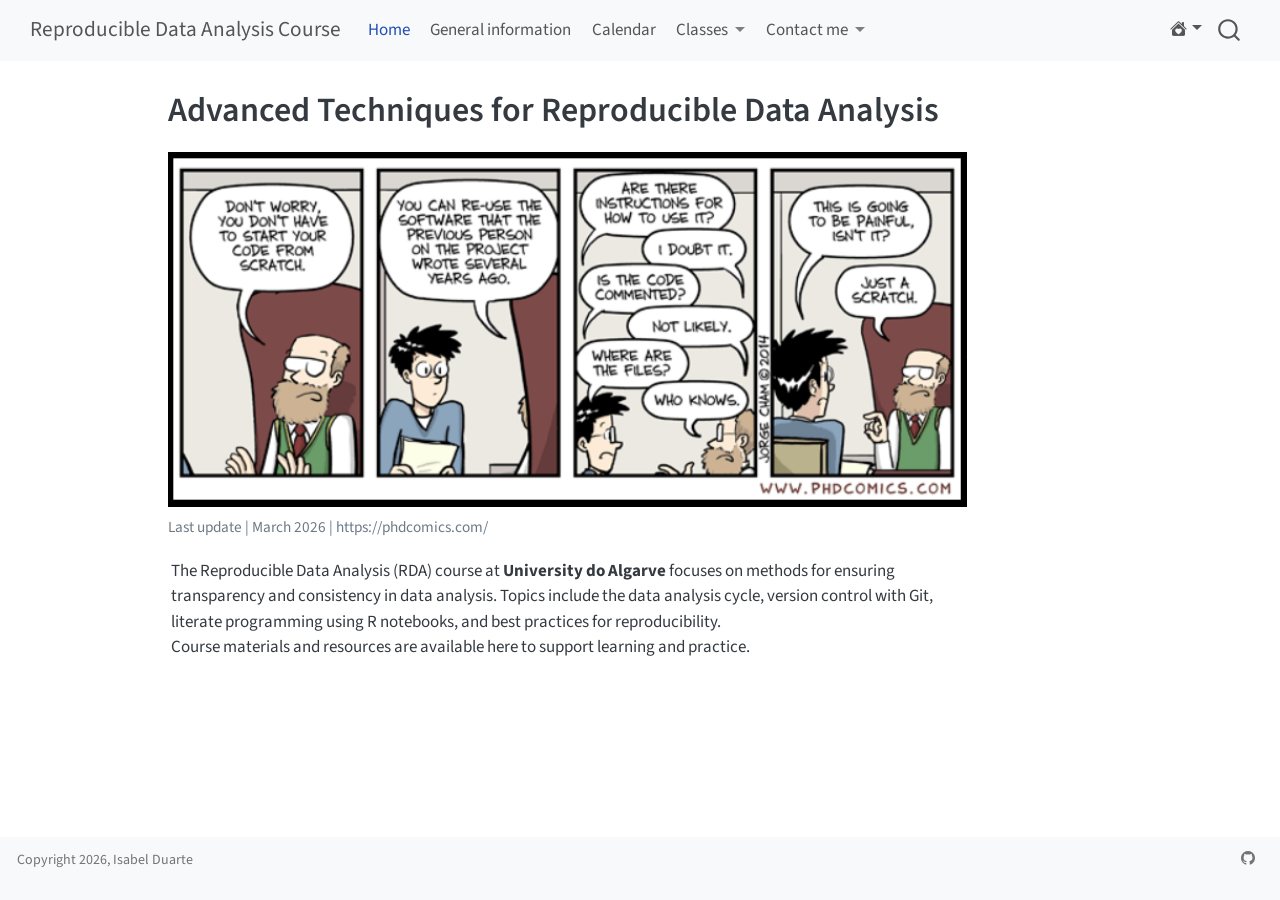
<file: docs/index.html>
<!DOCTYPE html>
<html xmlns="http://www.w3.org/1999/xhtml" lang="en" xml:lang="en"><head>

<meta charset="utf-8">
<meta name="generator" content="quarto-1.5.57">

<meta name="viewport" content="width=device-width, initial-scale=1.0, user-scalable=yes">


<title>Advanced Techniques for Reproducible Data Analysis – Reproducible Data Analysis Course</title>
<style>
code{white-space: pre-wrap;}
span.smallcaps{font-variant: small-caps;}
div.columns{display: flex; gap: min(4vw, 1.5em);}
div.column{flex: auto; overflow-x: auto;}
div.hanging-indent{margin-left: 1.5em; text-indent: -1.5em;}
ul.task-list{list-style: none;}
ul.task-list li input[type="checkbox"] {
  width: 0.8em;
  margin: 0 0.8em 0.2em -1em; /* quarto-specific, see https://github.com/quarto-dev/quarto-cli/issues/4556 */ 
  vertical-align: middle;
}
</style>


<script src="site_libs/quarto-nav/quarto-nav.js"></script>
<script src="site_libs/quarto-nav/headroom.min.js"></script>
<script src="site_libs/clipboard/clipboard.min.js"></script>
<script src="site_libs/quarto-search/autocomplete.umd.js"></script>
<script src="site_libs/quarto-search/fuse.min.js"></script>
<script src="site_libs/quarto-search/quarto-search.js"></script>
<meta name="quarto:offset" content="./">
<script src="site_libs/quarto-html/quarto.js"></script>
<script src="site_libs/quarto-html/popper.min.js"></script>
<script src="site_libs/quarto-html/tippy.umd.min.js"></script>
<script src="site_libs/quarto-html/anchor.min.js"></script>
<link href="site_libs/quarto-html/tippy.css" rel="stylesheet">
<link href="site_libs/quarto-html/quarto-syntax-highlighting.css" rel="stylesheet" id="quarto-text-highlighting-styles">
<script src="site_libs/bootstrap/bootstrap.min.js"></script>
<link href="site_libs/bootstrap/bootstrap-icons.css" rel="stylesheet">
<link href="site_libs/bootstrap/bootstrap.min.css" rel="stylesheet" id="quarto-bootstrap" data-mode="light">
<script id="quarto-search-options" type="application/json">{
  "location": "navbar",
  "copy-button": false,
  "collapse-after": 3,
  "panel-placement": "end",
  "type": "overlay",
  "limit": 50,
  "keyboard-shortcut": [
    "f",
    "/",
    "s"
  ],
  "show-item-context": false,
  "language": {
    "search-no-results-text": "No results",
    "search-matching-documents-text": "matching documents",
    "search-copy-link-title": "Copy link to search",
    "search-hide-matches-text": "Hide additional matches",
    "search-more-match-text": "more match in this document",
    "search-more-matches-text": "more matches in this document",
    "search-clear-button-title": "Clear",
    "search-text-placeholder": "",
    "search-detached-cancel-button-title": "Cancel",
    "search-submit-button-title": "Submit",
    "search-label": "Search"
  }
}</script>


</head>

<body class="nav-fixed">

<div id="quarto-search-results"></div>
  <header id="quarto-header" class="headroom fixed-top">
    <nav class="navbar navbar-expand-lg " data-bs-theme="dark">
      <div class="navbar-container container-fluid">
      <div class="navbar-brand-container mx-auto">
    <a class="navbar-brand" href="./index.html">
    <span class="navbar-title">Reproducible Data Analysis Course</span>
    </a>
  </div>
            <div id="quarto-search" class="" title="Search"></div>
          <button class="navbar-toggler" type="button" data-bs-toggle="collapse" data-bs-target="#navbarCollapse" aria-controls="navbarCollapse" role="menu" aria-expanded="false" aria-label="Toggle navigation" onclick="if (window.quartoToggleHeadroom) { window.quartoToggleHeadroom(); }">
  <span class="navbar-toggler-icon"></span>
</button>
          <div class="collapse navbar-collapse" id="navbarCollapse">
            <ul class="navbar-nav navbar-nav-scroll me-auto">
  <li class="nav-item">
    <a class="nav-link active" href="./index.html" aria-current="page"> 
<span class="menu-text">Home</span></a>
  </li>  
  <li class="nav-item">
    <a class="nav-link" href="./system_setup.html"> 
<span class="menu-text">General information</span></a>
  </li>  
  <li class="nav-item">
    <a class="nav-link" href="./calendar.html"> 
<span class="menu-text">Calendar</span></a>
  </li>  
  <li class="nav-item dropdown ">
    <a class="nav-link dropdown-toggle" href="#" id="nav-menu-classes" role="link" data-bs-toggle="dropdown" aria-expanded="false">
 <span class="menu-text">Classes</span>
    </a>
    <ul class="dropdown-menu" aria-labelledby="nav-menu-classes">    
        <li>
    <a class="dropdown-item" href="./classes/class1.html">
 <span class="dropdown-text">Topic 1 | Tidy data</span></a>
  </li>  
        <li>
    <a class="dropdown-item" href="./classes/class2.html">
 <span class="dropdown-text">Topic 2 | Introduction to R</span></a>
  </li>  
        <li>
    <a class="dropdown-item" href="./classes/class2_advanced_r.html">
 <span class="dropdown-text">Topic 2 | Advanced R</span></a>
  </li>  
        <li>
    <a class="dropdown-item" href="./classes/class3.html">
 <span class="dropdown-text">Topic 3 | Setting Up for Reproducible Data Analysis</span></a>
  </li>  
        <li>
    <a class="dropdown-item" href="./classes/class4.html">
 <span class="dropdown-text">Topic 4 | Understanding and Structuring Your Dataset</span></a>
  </li>  
        <li>
    <a class="dropdown-item" href="./classes/class5.html">
 <span class="dropdown-text">Topic 5 | Exploring Your Data: Summary Statistics and Visualisation</span></a>
  </li>  
        <li>
    <a class="dropdown-item" href="./classes/class6.html">
 <span class="dropdown-text">Topic 6 | Polished Plots, Literate Programming, and the Data Descriptor</span></a>
  </li>  
        <li>
    <a class="dropdown-item" href="./classes/class7.html">
 <span class="dropdown-text">Topic 7 | Finishing Your EDA and Data Descriptor</span></a>
  </li>  
        <li>
    <a class="dropdown-item" href="./classes/class8.html">
 <span class="dropdown-text">Topic 8 | Course Wrap-up</span></a>
  </li>  
    </ul>
  </li>
  <li class="nav-item dropdown ">
    <a class="nav-link dropdown-toggle" href="#" id="nav-menu-contact-me" role="link" data-bs-toggle="dropdown" aria-expanded="false">
 <span class="menu-text">Contact me</span>
    </a>
    <ul class="dropdown-menu" aria-labelledby="nav-menu-contact-me">    
        <li>
    <a class="dropdown-item" href="./contact_me.html">
 <span class="dropdown-text">Contact me</span></a>
  </li>  
    </ul>
  </li>
</ul>
          </div> <!-- /navcollapse -->
            <div class="quarto-navbar-tools">
    <div class="dropdown">
      <a href="" title="" id="quarto-navigation-tool-dropdown-0" class="quarto-navigation-tool dropdown-toggle px-1" data-bs-toggle="dropdown" aria-expanded="false" role="link" aria-label=""><i class="bi bi-house-heart-fill"></i></a>
      <ul class="dropdown-menu" aria-labelledby="quarto-navigation-tool-dropdown-0">
          <li>
            <a class="dropdown-item quarto-navbar-tools-item" href="https://www.ualg.pt/">
            Universidade do Algarve
            </a>
          </li>
      </ul>
    </div>
</div>
      </div> <!-- /container-fluid -->
    </nav>
</header>
<!-- content -->
<div id="quarto-content" class="quarto-container page-columns page-rows-contents page-layout-article page-navbar">
<!-- sidebar -->
<!-- margin-sidebar -->
    <div id="quarto-margin-sidebar" class="sidebar margin-sidebar zindex-bottom">
        
    </div>
<!-- main -->
<main class="content" id="quarto-document-content">

<header id="title-block-header" class="quarto-title-block default">
<div class="quarto-title">
<h1 class="title">Advanced Techniques for Reproducible Data Analysis</h1>
</div>



<div class="quarto-title-meta">

    
  
    
  </div>
  


</header>


<div>

</div>
<div class="quarto-layout-panel" data-layout-ncol="1">
<div class="quarto-layout-row">
<div class="quarto-layout-cell" style="flex-basis: 100.0%;justify-content: flex-start;">
<div class="quarto-figure quarto-figure-center">
<figure class="figure">
<p><img src="pics/phd_comics_reproducibility.png" class="img-fluid figure-img" style="width:100.0%"></p>
<figcaption>Last update | March 2026 | https://phdcomics.com/</figcaption>
</figure>
</div>
</div>
</div>
<div class="quarto-layout-row">
<div class="quarto-layout-cell" style="flex-basis: 100.0%;justify-content: flex-start;">
<p>The Reproducible Data Analysis (RDA) course at <strong>University do Algarve</strong> focuses on methods for ensuring transparency and consistency in data analysis. Topics include the data analysis cycle, version control with Git, literate programming using R notebooks, and best practices for reproducibility.<br>
Course materials and resources are available here to support learning and practice.</p>
</div>
</div>
</div>



<a onclick="window.scrollTo(0, 0); return false;" role="button" id="quarto-back-to-top"><i class="bi bi-arrow-up"></i> Back to top</a></main> <!-- /main -->
<script id="quarto-html-after-body" type="application/javascript">
window.document.addEventListener("DOMContentLoaded", function (event) {
  const toggleBodyColorMode = (bsSheetEl) => {
    const mode = bsSheetEl.getAttribute("data-mode");
    const bodyEl = window.document.querySelector("body");
    if (mode === "dark") {
      bodyEl.classList.add("quarto-dark");
      bodyEl.classList.remove("quarto-light");
    } else {
      bodyEl.classList.add("quarto-light");
      bodyEl.classList.remove("quarto-dark");
    }
  }
  const toggleBodyColorPrimary = () => {
    const bsSheetEl = window.document.querySelector("link#quarto-bootstrap");
    if (bsSheetEl) {
      toggleBodyColorMode(bsSheetEl);
    }
  }
  toggleBodyColorPrimary();  
  const icon = "";
  const anchorJS = new window.AnchorJS();
  anchorJS.options = {
    placement: 'right',
    icon: icon
  };
  anchorJS.add('.anchored');
  const isCodeAnnotation = (el) => {
    for (const clz of el.classList) {
      if (clz.startsWith('code-annotation-')) {                     
        return true;
      }
    }
    return false;
  }
  const onCopySuccess = function(e) {
    // button target
    const button = e.trigger;
    // don't keep focus
    button.blur();
    // flash "checked"
    button.classList.add('code-copy-button-checked');
    var currentTitle = button.getAttribute("title");
    button.setAttribute("title", "Copied!");
    let tooltip;
    if (window.bootstrap) {
      button.setAttribute("data-bs-toggle", "tooltip");
      button.setAttribute("data-bs-placement", "left");
      button.setAttribute("data-bs-title", "Copied!");
      tooltip = new bootstrap.Tooltip(button, 
        { trigger: "manual", 
          customClass: "code-copy-button-tooltip",
          offset: [0, -8]});
      tooltip.show();    
    }
    setTimeout(function() {
      if (tooltip) {
        tooltip.hide();
        button.removeAttribute("data-bs-title");
        button.removeAttribute("data-bs-toggle");
        button.removeAttribute("data-bs-placement");
      }
      button.setAttribute("title", currentTitle);
      button.classList.remove('code-copy-button-checked');
    }, 1000);
    // clear code selection
    e.clearSelection();
  }
  const getTextToCopy = function(trigger) {
      const codeEl = trigger.previousElementSibling.cloneNode(true);
      for (const childEl of codeEl.children) {
        if (isCodeAnnotation(childEl)) {
          childEl.remove();
        }
      }
      return codeEl.innerText;
  }
  const clipboard = new window.ClipboardJS('.code-copy-button:not([data-in-quarto-modal])', {
    text: getTextToCopy
  });
  clipboard.on('success', onCopySuccess);
  if (window.document.getElementById('quarto-embedded-source-code-modal')) {
    // For code content inside modals, clipBoardJS needs to be initialized with a container option
    // TODO: Check when it could be a function (https://github.com/zenorocha/clipboard.js/issues/860)
    const clipboardModal = new window.ClipboardJS('.code-copy-button[data-in-quarto-modal]', {
      text: getTextToCopy,
      container: window.document.getElementById('quarto-embedded-source-code-modal')
    });
    clipboardModal.on('success', onCopySuccess);
  }
    var localhostRegex = new RegExp(/^(?:http|https):\/\/localhost\:?[0-9]*\//);
    var mailtoRegex = new RegExp(/^mailto:/);
      var filterRegex = new RegExp('/' + window.location.host + '/');
    var isInternal = (href) => {
        return filterRegex.test(href) || localhostRegex.test(href) || mailtoRegex.test(href);
    }
    // Inspect non-navigation links and adorn them if external
 	var links = window.document.querySelectorAll('a[href]:not(.nav-link):not(.navbar-brand):not(.toc-action):not(.sidebar-link):not(.sidebar-item-toggle):not(.pagination-link):not(.no-external):not([aria-hidden]):not(.dropdown-item):not(.quarto-navigation-tool):not(.about-link)');
    for (var i=0; i<links.length; i++) {
      const link = links[i];
      if (!isInternal(link.href)) {
        // undo the damage that might have been done by quarto-nav.js in the case of
        // links that we want to consider external
        if (link.dataset.originalHref !== undefined) {
          link.href = link.dataset.originalHref;
        }
      }
    }
  function tippyHover(el, contentFn, onTriggerFn, onUntriggerFn) {
    const config = {
      allowHTML: true,
      maxWidth: 500,
      delay: 100,
      arrow: false,
      appendTo: function(el) {
          return el.parentElement;
      },
      interactive: true,
      interactiveBorder: 10,
      theme: 'quarto',
      placement: 'bottom-start',
    };
    if (contentFn) {
      config.content = contentFn;
    }
    if (onTriggerFn) {
      config.onTrigger = onTriggerFn;
    }
    if (onUntriggerFn) {
      config.onUntrigger = onUntriggerFn;
    }
    window.tippy(el, config); 
  }
  const noterefs = window.document.querySelectorAll('a[role="doc-noteref"]');
  for (var i=0; i<noterefs.length; i++) {
    const ref = noterefs[i];
    tippyHover(ref, function() {
      // use id or data attribute instead here
      let href = ref.getAttribute('data-footnote-href') || ref.getAttribute('href');
      try { href = new URL(href).hash; } catch {}
      const id = href.replace(/^#\/?/, "");
      const note = window.document.getElementById(id);
      if (note) {
        return note.innerHTML;
      } else {
        return "";
      }
    });
  }
  const xrefs = window.document.querySelectorAll('a.quarto-xref');
  const processXRef = (id, note) => {
    // Strip column container classes
    const stripColumnClz = (el) => {
      el.classList.remove("page-full", "page-columns");
      if (el.children) {
        for (const child of el.children) {
          stripColumnClz(child);
        }
      }
    }
    stripColumnClz(note)
    if (id === null || id.startsWith('sec-')) {
      // Special case sections, only their first couple elements
      const container = document.createElement("div");
      if (note.children && note.children.length > 2) {
        container.appendChild(note.children[0].cloneNode(true));
        for (let i = 1; i < note.children.length; i++) {
          const child = note.children[i];
          if (child.tagName === "P" && child.innerText === "") {
            continue;
          } else {
            container.appendChild(child.cloneNode(true));
            break;
          }
        }
        if (window.Quarto?.typesetMath) {
          window.Quarto.typesetMath(container);
        }
        return container.innerHTML
      } else {
        if (window.Quarto?.typesetMath) {
          window.Quarto.typesetMath(note);
        }
        return note.innerHTML;
      }
    } else {
      // Remove any anchor links if they are present
      const anchorLink = note.querySelector('a.anchorjs-link');
      if (anchorLink) {
        anchorLink.remove();
      }
      if (window.Quarto?.typesetMath) {
        window.Quarto.typesetMath(note);
      }
      // TODO in 1.5, we should make sure this works without a callout special case
      if (note.classList.contains("callout")) {
        return note.outerHTML;
      } else {
        return note.innerHTML;
      }
    }
  }
  for (var i=0; i<xrefs.length; i++) {
    const xref = xrefs[i];
    tippyHover(xref, undefined, function(instance) {
      instance.disable();
      let url = xref.getAttribute('href');
      let hash = undefined; 
      if (url.startsWith('#')) {
        hash = url;
      } else {
        try { hash = new URL(url).hash; } catch {}
      }
      if (hash) {
        const id = hash.replace(/^#\/?/, "");
        const note = window.document.getElementById(id);
        if (note !== null) {
          try {
            const html = processXRef(id, note.cloneNode(true));
            instance.setContent(html);
          } finally {
            instance.enable();
            instance.show();
          }
        } else {
          // See if we can fetch this
          fetch(url.split('#')[0])
          .then(res => res.text())
          .then(html => {
            const parser = new DOMParser();
            const htmlDoc = parser.parseFromString(html, "text/html");
            const note = htmlDoc.getElementById(id);
            if (note !== null) {
              const html = processXRef(id, note);
              instance.setContent(html);
            } 
          }).finally(() => {
            instance.enable();
            instance.show();
          });
        }
      } else {
        // See if we can fetch a full url (with no hash to target)
        // This is a special case and we should probably do some content thinning / targeting
        fetch(url)
        .then(res => res.text())
        .then(html => {
          const parser = new DOMParser();
          const htmlDoc = parser.parseFromString(html, "text/html");
          const note = htmlDoc.querySelector('main.content');
          if (note !== null) {
            // This should only happen for chapter cross references
            // (since there is no id in the URL)
            // remove the first header
            if (note.children.length > 0 && note.children[0].tagName === "HEADER") {
              note.children[0].remove();
            }
            const html = processXRef(null, note);
            instance.setContent(html);
          } 
        }).finally(() => {
          instance.enable();
          instance.show();
        });
      }
    }, function(instance) {
    });
  }
      let selectedAnnoteEl;
      const selectorForAnnotation = ( cell, annotation) => {
        let cellAttr = 'data-code-cell="' + cell + '"';
        let lineAttr = 'data-code-annotation="' +  annotation + '"';
        const selector = 'span[' + cellAttr + '][' + lineAttr + ']';
        return selector;
      }
      const selectCodeLines = (annoteEl) => {
        const doc = window.document;
        const targetCell = annoteEl.getAttribute("data-target-cell");
        const targetAnnotation = annoteEl.getAttribute("data-target-annotation");
        const annoteSpan = window.document.querySelector(selectorForAnnotation(targetCell, targetAnnotation));
        const lines = annoteSpan.getAttribute("data-code-lines").split(",");
        const lineIds = lines.map((line) => {
          return targetCell + "-" + line;
        })
        let top = null;
        let height = null;
        let parent = null;
        if (lineIds.length > 0) {
            //compute the position of the single el (top and bottom and make a div)
            const el = window.document.getElementById(lineIds[0]);
            top = el.offsetTop;
            height = el.offsetHeight;
            parent = el.parentElement.parentElement;
          if (lineIds.length > 1) {
            const lastEl = window.document.getElementById(lineIds[lineIds.length - 1]);
            const bottom = lastEl.offsetTop + lastEl.offsetHeight;
            height = bottom - top;
          }
          if (top !== null && height !== null && parent !== null) {
            // cook up a div (if necessary) and position it 
            let div = window.document.getElementById("code-annotation-line-highlight");
            if (div === null) {
              div = window.document.createElement("div");
              div.setAttribute("id", "code-annotation-line-highlight");
              div.style.position = 'absolute';
              parent.appendChild(div);
            }
            div.style.top = top - 2 + "px";
            div.style.height = height + 4 + "px";
            div.style.left = 0;
            let gutterDiv = window.document.getElementById("code-annotation-line-highlight-gutter");
            if (gutterDiv === null) {
              gutterDiv = window.document.createElement("div");
              gutterDiv.setAttribute("id", "code-annotation-line-highlight-gutter");
              gutterDiv.style.position = 'absolute';
              const codeCell = window.document.getElementById(targetCell);
              const gutter = codeCell.querySelector('.code-annotation-gutter');
              gutter.appendChild(gutterDiv);
            }
            gutterDiv.style.top = top - 2 + "px";
            gutterDiv.style.height = height + 4 + "px";
          }
          selectedAnnoteEl = annoteEl;
        }
      };
      const unselectCodeLines = () => {
        const elementsIds = ["code-annotation-line-highlight", "code-annotation-line-highlight-gutter"];
        elementsIds.forEach((elId) => {
          const div = window.document.getElementById(elId);
          if (div) {
            div.remove();
          }
        });
        selectedAnnoteEl = undefined;
      };
        // Handle positioning of the toggle
    window.addEventListener(
      "resize",
      throttle(() => {
        elRect = undefined;
        if (selectedAnnoteEl) {
          selectCodeLines(selectedAnnoteEl);
        }
      }, 10)
    );
    function throttle(fn, ms) {
    let throttle = false;
    let timer;
      return (...args) => {
        if(!throttle) { // first call gets through
            fn.apply(this, args);
            throttle = true;
        } else { // all the others get throttled
            if(timer) clearTimeout(timer); // cancel #2
            timer = setTimeout(() => {
              fn.apply(this, args);
              timer = throttle = false;
            }, ms);
        }
      };
    }
      // Attach click handler to the DT
      const annoteDls = window.document.querySelectorAll('dt[data-target-cell]');
      for (const annoteDlNode of annoteDls) {
        annoteDlNode.addEventListener('click', (event) => {
          const clickedEl = event.target;
          if (clickedEl !== selectedAnnoteEl) {
            unselectCodeLines();
            const activeEl = window.document.querySelector('dt[data-target-cell].code-annotation-active');
            if (activeEl) {
              activeEl.classList.remove('code-annotation-active');
            }
            selectCodeLines(clickedEl);
            clickedEl.classList.add('code-annotation-active');
          } else {
            // Unselect the line
            unselectCodeLines();
            clickedEl.classList.remove('code-annotation-active');
          }
        });
      }
  const findCites = (el) => {
    const parentEl = el.parentElement;
    if (parentEl) {
      const cites = parentEl.dataset.cites;
      if (cites) {
        return {
          el,
          cites: cites.split(' ')
        };
      } else {
        return findCites(el.parentElement)
      }
    } else {
      return undefined;
    }
  };
  var bibliorefs = window.document.querySelectorAll('a[role="doc-biblioref"]');
  for (var i=0; i<bibliorefs.length; i++) {
    const ref = bibliorefs[i];
    const citeInfo = findCites(ref);
    if (citeInfo) {
      tippyHover(citeInfo.el, function() {
        var popup = window.document.createElement('div');
        citeInfo.cites.forEach(function(cite) {
          var citeDiv = window.document.createElement('div');
          citeDiv.classList.add('hanging-indent');
          citeDiv.classList.add('csl-entry');
          var biblioDiv = window.document.getElementById('ref-' + cite);
          if (biblioDiv) {
            citeDiv.innerHTML = biblioDiv.innerHTML;
          }
          popup.appendChild(citeDiv);
        });
        return popup.innerHTML;
      });
    }
  }
});
</script>
</div> <!-- /content -->
<footer class="footer">
  <div class="nav-footer">
    <div class="nav-footer-left">
<p>Copyright 2026, Isabel Duarte</p>
</div>   
    <div class="nav-footer-center">
      &nbsp;
    </div>
    <div class="nav-footer-right">
      <ul class="footer-items list-unstyled">
    <li class="nav-item compact">
    <a class="nav-link" href="https://github.com/instructr/ualg.rep.data.analysis.2026">
      <i class="bi bi-github" role="img">
</i> 
    </a>
  </li>  
</ul>
    </div>
  </div>
</footer>




</body></html>
</file>
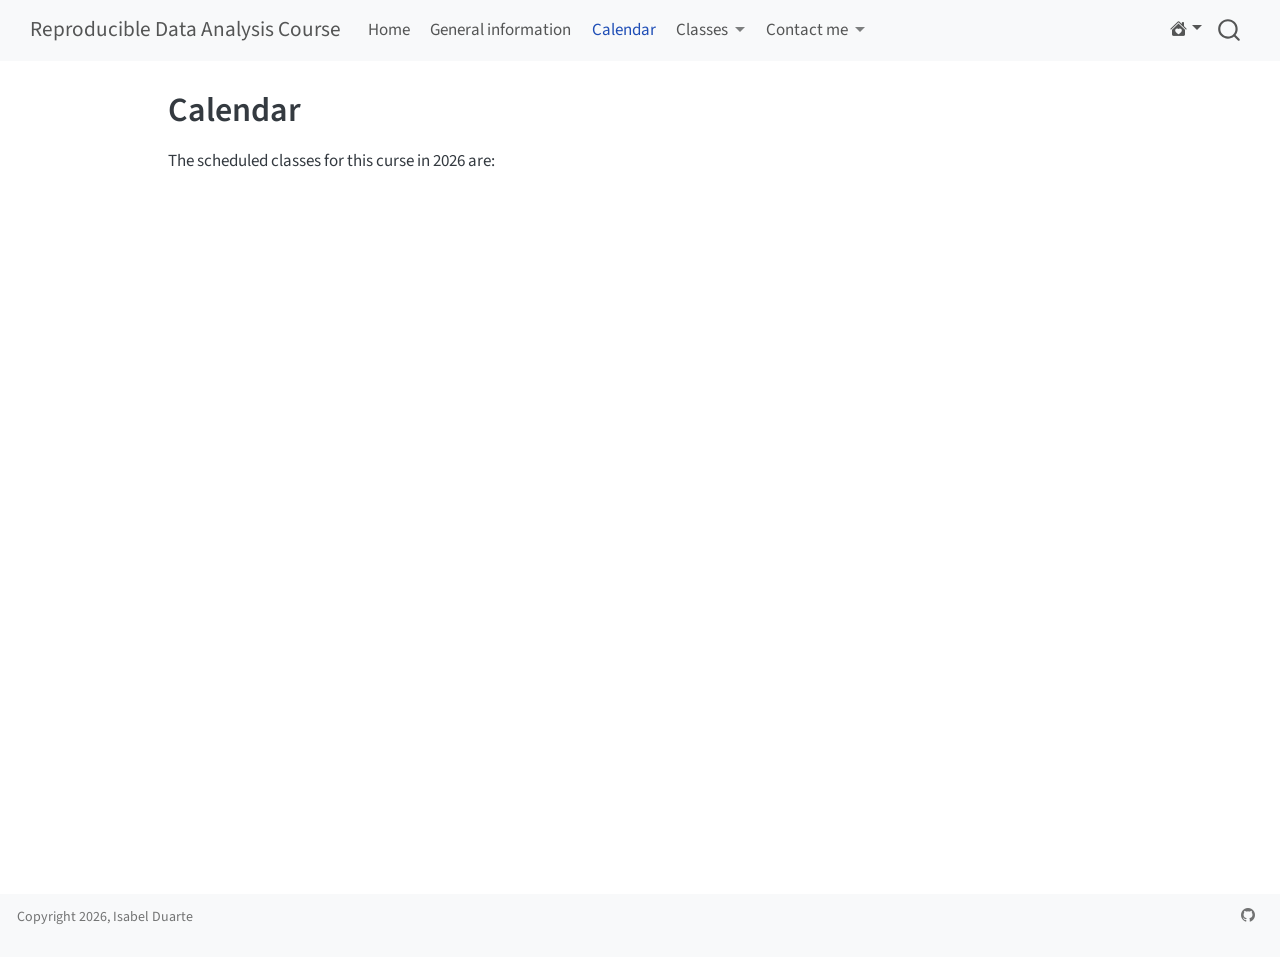
<file: docs/calendar.html>
<!DOCTYPE html>
<html xmlns="http://www.w3.org/1999/xhtml" lang="en" xml:lang="en"><head>

<meta charset="utf-8">
<meta name="generator" content="quarto-1.5.57">

<meta name="viewport" content="width=device-width, initial-scale=1.0, user-scalable=yes">


<title>Calendar – Reproducible Data Analysis Course</title>
<style>
code{white-space: pre-wrap;}
span.smallcaps{font-variant: small-caps;}
div.columns{display: flex; gap: min(4vw, 1.5em);}
div.column{flex: auto; overflow-x: auto;}
div.hanging-indent{margin-left: 1.5em; text-indent: -1.5em;}
ul.task-list{list-style: none;}
ul.task-list li input[type="checkbox"] {
  width: 0.8em;
  margin: 0 0.8em 0.2em -1em; /* quarto-specific, see https://github.com/quarto-dev/quarto-cli/issues/4556 */ 
  vertical-align: middle;
}
</style>


<script src="site_libs/quarto-nav/quarto-nav.js"></script>
<script src="site_libs/quarto-nav/headroom.min.js"></script>
<script src="site_libs/clipboard/clipboard.min.js"></script>
<script src="site_libs/quarto-search/autocomplete.umd.js"></script>
<script src="site_libs/quarto-search/fuse.min.js"></script>
<script src="site_libs/quarto-search/quarto-search.js"></script>
<meta name="quarto:offset" content="./">
<script src="site_libs/quarto-html/quarto.js"></script>
<script src="site_libs/quarto-html/popper.min.js"></script>
<script src="site_libs/quarto-html/tippy.umd.min.js"></script>
<script src="site_libs/quarto-html/anchor.min.js"></script>
<link href="site_libs/quarto-html/tippy.css" rel="stylesheet">
<link href="site_libs/quarto-html/quarto-syntax-highlighting.css" rel="stylesheet" id="quarto-text-highlighting-styles">
<script src="site_libs/bootstrap/bootstrap.min.js"></script>
<link href="site_libs/bootstrap/bootstrap-icons.css" rel="stylesheet">
<link href="site_libs/bootstrap/bootstrap.min.css" rel="stylesheet" id="quarto-bootstrap" data-mode="light">
<script id="quarto-search-options" type="application/json">{
  "location": "navbar",
  "copy-button": false,
  "collapse-after": 3,
  "panel-placement": "end",
  "type": "overlay",
  "limit": 50,
  "keyboard-shortcut": [
    "f",
    "/",
    "s"
  ],
  "show-item-context": false,
  "language": {
    "search-no-results-text": "No results",
    "search-matching-documents-text": "matching documents",
    "search-copy-link-title": "Copy link to search",
    "search-hide-matches-text": "Hide additional matches",
    "search-more-match-text": "more match in this document",
    "search-more-matches-text": "more matches in this document",
    "search-clear-button-title": "Clear",
    "search-text-placeholder": "",
    "search-detached-cancel-button-title": "Cancel",
    "search-submit-button-title": "Submit",
    "search-label": "Search"
  }
}</script>


</head>

<body class="nav-fixed">

<div id="quarto-search-results"></div>
  <header id="quarto-header" class="headroom fixed-top">
    <nav class="navbar navbar-expand-lg " data-bs-theme="dark">
      <div class="navbar-container container-fluid">
      <div class="navbar-brand-container mx-auto">
    <a class="navbar-brand" href="./index.html">
    <span class="navbar-title">Reproducible Data Analysis Course</span>
    </a>
  </div>
            <div id="quarto-search" class="" title="Search"></div>
          <button class="navbar-toggler" type="button" data-bs-toggle="collapse" data-bs-target="#navbarCollapse" aria-controls="navbarCollapse" role="menu" aria-expanded="false" aria-label="Toggle navigation" onclick="if (window.quartoToggleHeadroom) { window.quartoToggleHeadroom(); }">
  <span class="navbar-toggler-icon"></span>
</button>
          <div class="collapse navbar-collapse" id="navbarCollapse">
            <ul class="navbar-nav navbar-nav-scroll me-auto">
  <li class="nav-item">
    <a class="nav-link" href="./index.html"> 
<span class="menu-text">Home</span></a>
  </li>  
  <li class="nav-item">
    <a class="nav-link" href="./system_setup.html"> 
<span class="menu-text">General information</span></a>
  </li>  
  <li class="nav-item">
    <a class="nav-link active" href="./calendar.html" aria-current="page"> 
<span class="menu-text">Calendar</span></a>
  </li>  
  <li class="nav-item dropdown ">
    <a class="nav-link dropdown-toggle" href="#" id="nav-menu-classes" role="link" data-bs-toggle="dropdown" aria-expanded="false">
 <span class="menu-text">Classes</span>
    </a>
    <ul class="dropdown-menu" aria-labelledby="nav-menu-classes">    
        <li>
    <a class="dropdown-item" href="./classes/class1.html">
 <span class="dropdown-text">Topic 1 | Tidy data</span></a>
  </li>  
        <li>
    <a class="dropdown-item" href="./classes/class2.html">
 <span class="dropdown-text">Topic 2 | Introduction to R</span></a>
  </li>  
        <li>
    <a class="dropdown-item" href="./classes/class2_advanced_r.html">
 <span class="dropdown-text">Topic 2 | Advanced R</span></a>
  </li>  
        <li>
    <a class="dropdown-item" href="./classes/class3.html">
 <span class="dropdown-text">Topic 3 | Setting Up for Reproducible Data Analysis</span></a>
  </li>  
        <li>
    <a class="dropdown-item" href="./classes/class4.html">
 <span class="dropdown-text">Topic 4 | Understanding and Structuring Your Dataset</span></a>
  </li>  
        <li>
    <a class="dropdown-item" href="./classes/class5.html">
 <span class="dropdown-text">Topic 5 | Exploring Your Data: Summary Statistics and Visualisation</span></a>
  </li>  
        <li>
    <a class="dropdown-item" href="./classes/class6.html">
 <span class="dropdown-text">Topic 6 | Polished Plots, Literate Programming, and the Data Descriptor</span></a>
  </li>  
        <li>
    <a class="dropdown-item" href="./classes/class7.html">
 <span class="dropdown-text">Topic 7 | Finishing Your EDA and Data Descriptor</span></a>
  </li>  
        <li>
    <a class="dropdown-item" href="./classes/class8.html">
 <span class="dropdown-text">Topic 8 | Course Wrap-up</span></a>
  </li>  
    </ul>
  </li>
  <li class="nav-item dropdown ">
    <a class="nav-link dropdown-toggle" href="#" id="nav-menu-contact-me" role="link" data-bs-toggle="dropdown" aria-expanded="false">
 <span class="menu-text">Contact me</span>
    </a>
    <ul class="dropdown-menu" aria-labelledby="nav-menu-contact-me">    
        <li>
    <a class="dropdown-item" href="./contact_me.html">
 <span class="dropdown-text">Contact me</span></a>
  </li>  
    </ul>
  </li>
</ul>
          </div> <!-- /navcollapse -->
            <div class="quarto-navbar-tools">
    <div class="dropdown">
      <a href="" title="" id="quarto-navigation-tool-dropdown-0" class="quarto-navigation-tool dropdown-toggle px-1" data-bs-toggle="dropdown" aria-expanded="false" role="link" aria-label=""><i class="bi bi-house-heart-fill"></i></a>
      <ul class="dropdown-menu" aria-labelledby="quarto-navigation-tool-dropdown-0">
          <li>
            <a class="dropdown-item quarto-navbar-tools-item" href="https://www.ualg.pt/">
            Universidade do Algarve
            </a>
          </li>
      </ul>
    </div>
</div>
      </div> <!-- /container-fluid -->
    </nav>
</header>
<!-- content -->
<div id="quarto-content" class="quarto-container page-columns page-rows-contents page-layout-article page-navbar">
<!-- sidebar -->
<!-- margin-sidebar -->
    <div id="quarto-margin-sidebar" class="sidebar margin-sidebar zindex-bottom">
        
    </div>
<!-- main -->
<main class="content" id="quarto-document-content">

<header id="title-block-header" class="quarto-title-block default">
<div class="quarto-title">
<h1 class="title">Calendar</h1>
</div>



<div class="quarto-title-meta">

    
  
    
  </div>
  


</header>


<p>The scheduled classes for this curse in 2026 are:</p>
<iframe src="https://calendar.google.com/calendar/embed?src=af6b6c14ea47c04d518c34e9268bc239cef29f98f38e9d5afc36d5290fda42f9%40group.calendar.google.com&amp;ctz=Europe%2FLisbon" style="border: 0" width="800" height="600" frameborder="0" scrolling="no">
</iframe>



<a onclick="window.scrollTo(0, 0); return false;" role="button" id="quarto-back-to-top"><i class="bi bi-arrow-up"></i> Back to top</a></main> <!-- /main -->
<script id="quarto-html-after-body" type="application/javascript">
window.document.addEventListener("DOMContentLoaded", function (event) {
  const toggleBodyColorMode = (bsSheetEl) => {
    const mode = bsSheetEl.getAttribute("data-mode");
    const bodyEl = window.document.querySelector("body");
    if (mode === "dark") {
      bodyEl.classList.add("quarto-dark");
      bodyEl.classList.remove("quarto-light");
    } else {
      bodyEl.classList.add("quarto-light");
      bodyEl.classList.remove("quarto-dark");
    }
  }
  const toggleBodyColorPrimary = () => {
    const bsSheetEl = window.document.querySelector("link#quarto-bootstrap");
    if (bsSheetEl) {
      toggleBodyColorMode(bsSheetEl);
    }
  }
  toggleBodyColorPrimary();  
  const icon = "";
  const anchorJS = new window.AnchorJS();
  anchorJS.options = {
    placement: 'right',
    icon: icon
  };
  anchorJS.add('.anchored');
  const isCodeAnnotation = (el) => {
    for (const clz of el.classList) {
      if (clz.startsWith('code-annotation-')) {                     
        return true;
      }
    }
    return false;
  }
  const onCopySuccess = function(e) {
    // button target
    const button = e.trigger;
    // don't keep focus
    button.blur();
    // flash "checked"
    button.classList.add('code-copy-button-checked');
    var currentTitle = button.getAttribute("title");
    button.setAttribute("title", "Copied!");
    let tooltip;
    if (window.bootstrap) {
      button.setAttribute("data-bs-toggle", "tooltip");
      button.setAttribute("data-bs-placement", "left");
      button.setAttribute("data-bs-title", "Copied!");
      tooltip = new bootstrap.Tooltip(button, 
        { trigger: "manual", 
          customClass: "code-copy-button-tooltip",
          offset: [0, -8]});
      tooltip.show();    
    }
    setTimeout(function() {
      if (tooltip) {
        tooltip.hide();
        button.removeAttribute("data-bs-title");
        button.removeAttribute("data-bs-toggle");
        button.removeAttribute("data-bs-placement");
      }
      button.setAttribute("title", currentTitle);
      button.classList.remove('code-copy-button-checked');
    }, 1000);
    // clear code selection
    e.clearSelection();
  }
  const getTextToCopy = function(trigger) {
      const codeEl = trigger.previousElementSibling.cloneNode(true);
      for (const childEl of codeEl.children) {
        if (isCodeAnnotation(childEl)) {
          childEl.remove();
        }
      }
      return codeEl.innerText;
  }
  const clipboard = new window.ClipboardJS('.code-copy-button:not([data-in-quarto-modal])', {
    text: getTextToCopy
  });
  clipboard.on('success', onCopySuccess);
  if (window.document.getElementById('quarto-embedded-source-code-modal')) {
    // For code content inside modals, clipBoardJS needs to be initialized with a container option
    // TODO: Check when it could be a function (https://github.com/zenorocha/clipboard.js/issues/860)
    const clipboardModal = new window.ClipboardJS('.code-copy-button[data-in-quarto-modal]', {
      text: getTextToCopy,
      container: window.document.getElementById('quarto-embedded-source-code-modal')
    });
    clipboardModal.on('success', onCopySuccess);
  }
    var localhostRegex = new RegExp(/^(?:http|https):\/\/localhost\:?[0-9]*\//);
    var mailtoRegex = new RegExp(/^mailto:/);
      var filterRegex = new RegExp('/' + window.location.host + '/');
    var isInternal = (href) => {
        return filterRegex.test(href) || localhostRegex.test(href) || mailtoRegex.test(href);
    }
    // Inspect non-navigation links and adorn them if external
 	var links = window.document.querySelectorAll('a[href]:not(.nav-link):not(.navbar-brand):not(.toc-action):not(.sidebar-link):not(.sidebar-item-toggle):not(.pagination-link):not(.no-external):not([aria-hidden]):not(.dropdown-item):not(.quarto-navigation-tool):not(.about-link)');
    for (var i=0; i<links.length; i++) {
      const link = links[i];
      if (!isInternal(link.href)) {
        // undo the damage that might have been done by quarto-nav.js in the case of
        // links that we want to consider external
        if (link.dataset.originalHref !== undefined) {
          link.href = link.dataset.originalHref;
        }
      }
    }
  function tippyHover(el, contentFn, onTriggerFn, onUntriggerFn) {
    const config = {
      allowHTML: true,
      maxWidth: 500,
      delay: 100,
      arrow: false,
      appendTo: function(el) {
          return el.parentElement;
      },
      interactive: true,
      interactiveBorder: 10,
      theme: 'quarto',
      placement: 'bottom-start',
    };
    if (contentFn) {
      config.content = contentFn;
    }
    if (onTriggerFn) {
      config.onTrigger = onTriggerFn;
    }
    if (onUntriggerFn) {
      config.onUntrigger = onUntriggerFn;
    }
    window.tippy(el, config); 
  }
  const noterefs = window.document.querySelectorAll('a[role="doc-noteref"]');
  for (var i=0; i<noterefs.length; i++) {
    const ref = noterefs[i];
    tippyHover(ref, function() {
      // use id or data attribute instead here
      let href = ref.getAttribute('data-footnote-href') || ref.getAttribute('href');
      try { href = new URL(href).hash; } catch {}
      const id = href.replace(/^#\/?/, "");
      const note = window.document.getElementById(id);
      if (note) {
        return note.innerHTML;
      } else {
        return "";
      }
    });
  }
  const xrefs = window.document.querySelectorAll('a.quarto-xref');
  const processXRef = (id, note) => {
    // Strip column container classes
    const stripColumnClz = (el) => {
      el.classList.remove("page-full", "page-columns");
      if (el.children) {
        for (const child of el.children) {
          stripColumnClz(child);
        }
      }
    }
    stripColumnClz(note)
    if (id === null || id.startsWith('sec-')) {
      // Special case sections, only their first couple elements
      const container = document.createElement("div");
      if (note.children && note.children.length > 2) {
        container.appendChild(note.children[0].cloneNode(true));
        for (let i = 1; i < note.children.length; i++) {
          const child = note.children[i];
          if (child.tagName === "P" && child.innerText === "") {
            continue;
          } else {
            container.appendChild(child.cloneNode(true));
            break;
          }
        }
        if (window.Quarto?.typesetMath) {
          window.Quarto.typesetMath(container);
        }
        return container.innerHTML
      } else {
        if (window.Quarto?.typesetMath) {
          window.Quarto.typesetMath(note);
        }
        return note.innerHTML;
      }
    } else {
      // Remove any anchor links if they are present
      const anchorLink = note.querySelector('a.anchorjs-link');
      if (anchorLink) {
        anchorLink.remove();
      }
      if (window.Quarto?.typesetMath) {
        window.Quarto.typesetMath(note);
      }
      // TODO in 1.5, we should make sure this works without a callout special case
      if (note.classList.contains("callout")) {
        return note.outerHTML;
      } else {
        return note.innerHTML;
      }
    }
  }
  for (var i=0; i<xrefs.length; i++) {
    const xref = xrefs[i];
    tippyHover(xref, undefined, function(instance) {
      instance.disable();
      let url = xref.getAttribute('href');
      let hash = undefined; 
      if (url.startsWith('#')) {
        hash = url;
      } else {
        try { hash = new URL(url).hash; } catch {}
      }
      if (hash) {
        const id = hash.replace(/^#\/?/, "");
        const note = window.document.getElementById(id);
        if (note !== null) {
          try {
            const html = processXRef(id, note.cloneNode(true));
            instance.setContent(html);
          } finally {
            instance.enable();
            instance.show();
          }
        } else {
          // See if we can fetch this
          fetch(url.split('#')[0])
          .then(res => res.text())
          .then(html => {
            const parser = new DOMParser();
            const htmlDoc = parser.parseFromString(html, "text/html");
            const note = htmlDoc.getElementById(id);
            if (note !== null) {
              const html = processXRef(id, note);
              instance.setContent(html);
            } 
          }).finally(() => {
            instance.enable();
            instance.show();
          });
        }
      } else {
        // See if we can fetch a full url (with no hash to target)
        // This is a special case and we should probably do some content thinning / targeting
        fetch(url)
        .then(res => res.text())
        .then(html => {
          const parser = new DOMParser();
          const htmlDoc = parser.parseFromString(html, "text/html");
          const note = htmlDoc.querySelector('main.content');
          if (note !== null) {
            // This should only happen for chapter cross references
            // (since there is no id in the URL)
            // remove the first header
            if (note.children.length > 0 && note.children[0].tagName === "HEADER") {
              note.children[0].remove();
            }
            const html = processXRef(null, note);
            instance.setContent(html);
          } 
        }).finally(() => {
          instance.enable();
          instance.show();
        });
      }
    }, function(instance) {
    });
  }
      let selectedAnnoteEl;
      const selectorForAnnotation = ( cell, annotation) => {
        let cellAttr = 'data-code-cell="' + cell + '"';
        let lineAttr = 'data-code-annotation="' +  annotation + '"';
        const selector = 'span[' + cellAttr + '][' + lineAttr + ']';
        return selector;
      }
      const selectCodeLines = (annoteEl) => {
        const doc = window.document;
        const targetCell = annoteEl.getAttribute("data-target-cell");
        const targetAnnotation = annoteEl.getAttribute("data-target-annotation");
        const annoteSpan = window.document.querySelector(selectorForAnnotation(targetCell, targetAnnotation));
        const lines = annoteSpan.getAttribute("data-code-lines").split(",");
        const lineIds = lines.map((line) => {
          return targetCell + "-" + line;
        })
        let top = null;
        let height = null;
        let parent = null;
        if (lineIds.length > 0) {
            //compute the position of the single el (top and bottom and make a div)
            const el = window.document.getElementById(lineIds[0]);
            top = el.offsetTop;
            height = el.offsetHeight;
            parent = el.parentElement.parentElement;
          if (lineIds.length > 1) {
            const lastEl = window.document.getElementById(lineIds[lineIds.length - 1]);
            const bottom = lastEl.offsetTop + lastEl.offsetHeight;
            height = bottom - top;
          }
          if (top !== null && height !== null && parent !== null) {
            // cook up a div (if necessary) and position it 
            let div = window.document.getElementById("code-annotation-line-highlight");
            if (div === null) {
              div = window.document.createElement("div");
              div.setAttribute("id", "code-annotation-line-highlight");
              div.style.position = 'absolute';
              parent.appendChild(div);
            }
            div.style.top = top - 2 + "px";
            div.style.height = height + 4 + "px";
            div.style.left = 0;
            let gutterDiv = window.document.getElementById("code-annotation-line-highlight-gutter");
            if (gutterDiv === null) {
              gutterDiv = window.document.createElement("div");
              gutterDiv.setAttribute("id", "code-annotation-line-highlight-gutter");
              gutterDiv.style.position = 'absolute';
              const codeCell = window.document.getElementById(targetCell);
              const gutter = codeCell.querySelector('.code-annotation-gutter');
              gutter.appendChild(gutterDiv);
            }
            gutterDiv.style.top = top - 2 + "px";
            gutterDiv.style.height = height + 4 + "px";
          }
          selectedAnnoteEl = annoteEl;
        }
      };
      const unselectCodeLines = () => {
        const elementsIds = ["code-annotation-line-highlight", "code-annotation-line-highlight-gutter"];
        elementsIds.forEach((elId) => {
          const div = window.document.getElementById(elId);
          if (div) {
            div.remove();
          }
        });
        selectedAnnoteEl = undefined;
      };
        // Handle positioning of the toggle
    window.addEventListener(
      "resize",
      throttle(() => {
        elRect = undefined;
        if (selectedAnnoteEl) {
          selectCodeLines(selectedAnnoteEl);
        }
      }, 10)
    );
    function throttle(fn, ms) {
    let throttle = false;
    let timer;
      return (...args) => {
        if(!throttle) { // first call gets through
            fn.apply(this, args);
            throttle = true;
        } else { // all the others get throttled
            if(timer) clearTimeout(timer); // cancel #2
            timer = setTimeout(() => {
              fn.apply(this, args);
              timer = throttle = false;
            }, ms);
        }
      };
    }
      // Attach click handler to the DT
      const annoteDls = window.document.querySelectorAll('dt[data-target-cell]');
      for (const annoteDlNode of annoteDls) {
        annoteDlNode.addEventListener('click', (event) => {
          const clickedEl = event.target;
          if (clickedEl !== selectedAnnoteEl) {
            unselectCodeLines();
            const activeEl = window.document.querySelector('dt[data-target-cell].code-annotation-active');
            if (activeEl) {
              activeEl.classList.remove('code-annotation-active');
            }
            selectCodeLines(clickedEl);
            clickedEl.classList.add('code-annotation-active');
          } else {
            // Unselect the line
            unselectCodeLines();
            clickedEl.classList.remove('code-annotation-active');
          }
        });
      }
  const findCites = (el) => {
    const parentEl = el.parentElement;
    if (parentEl) {
      const cites = parentEl.dataset.cites;
      if (cites) {
        return {
          el,
          cites: cites.split(' ')
        };
      } else {
        return findCites(el.parentElement)
      }
    } else {
      return undefined;
    }
  };
  var bibliorefs = window.document.querySelectorAll('a[role="doc-biblioref"]');
  for (var i=0; i<bibliorefs.length; i++) {
    const ref = bibliorefs[i];
    const citeInfo = findCites(ref);
    if (citeInfo) {
      tippyHover(citeInfo.el, function() {
        var popup = window.document.createElement('div');
        citeInfo.cites.forEach(function(cite) {
          var citeDiv = window.document.createElement('div');
          citeDiv.classList.add('hanging-indent');
          citeDiv.classList.add('csl-entry');
          var biblioDiv = window.document.getElementById('ref-' + cite);
          if (biblioDiv) {
            citeDiv.innerHTML = biblioDiv.innerHTML;
          }
          popup.appendChild(citeDiv);
        });
        return popup.innerHTML;
      });
    }
  }
});
</script>
</div> <!-- /content -->
<footer class="footer">
  <div class="nav-footer">
    <div class="nav-footer-left">
<p>Copyright 2026, Isabel Duarte</p>
</div>   
    <div class="nav-footer-center">
      &nbsp;
    </div>
    <div class="nav-footer-right">
      <ul class="footer-items list-unstyled">
    <li class="nav-item compact">
    <a class="nav-link" href="https://github.com/instructr/ualg.rep.data.analysis.2026">
      <i class="bi bi-github" role="img">
</i> 
    </a>
  </li>  
</ul>
    </div>
  </div>
</footer>




</body></html>
</file>
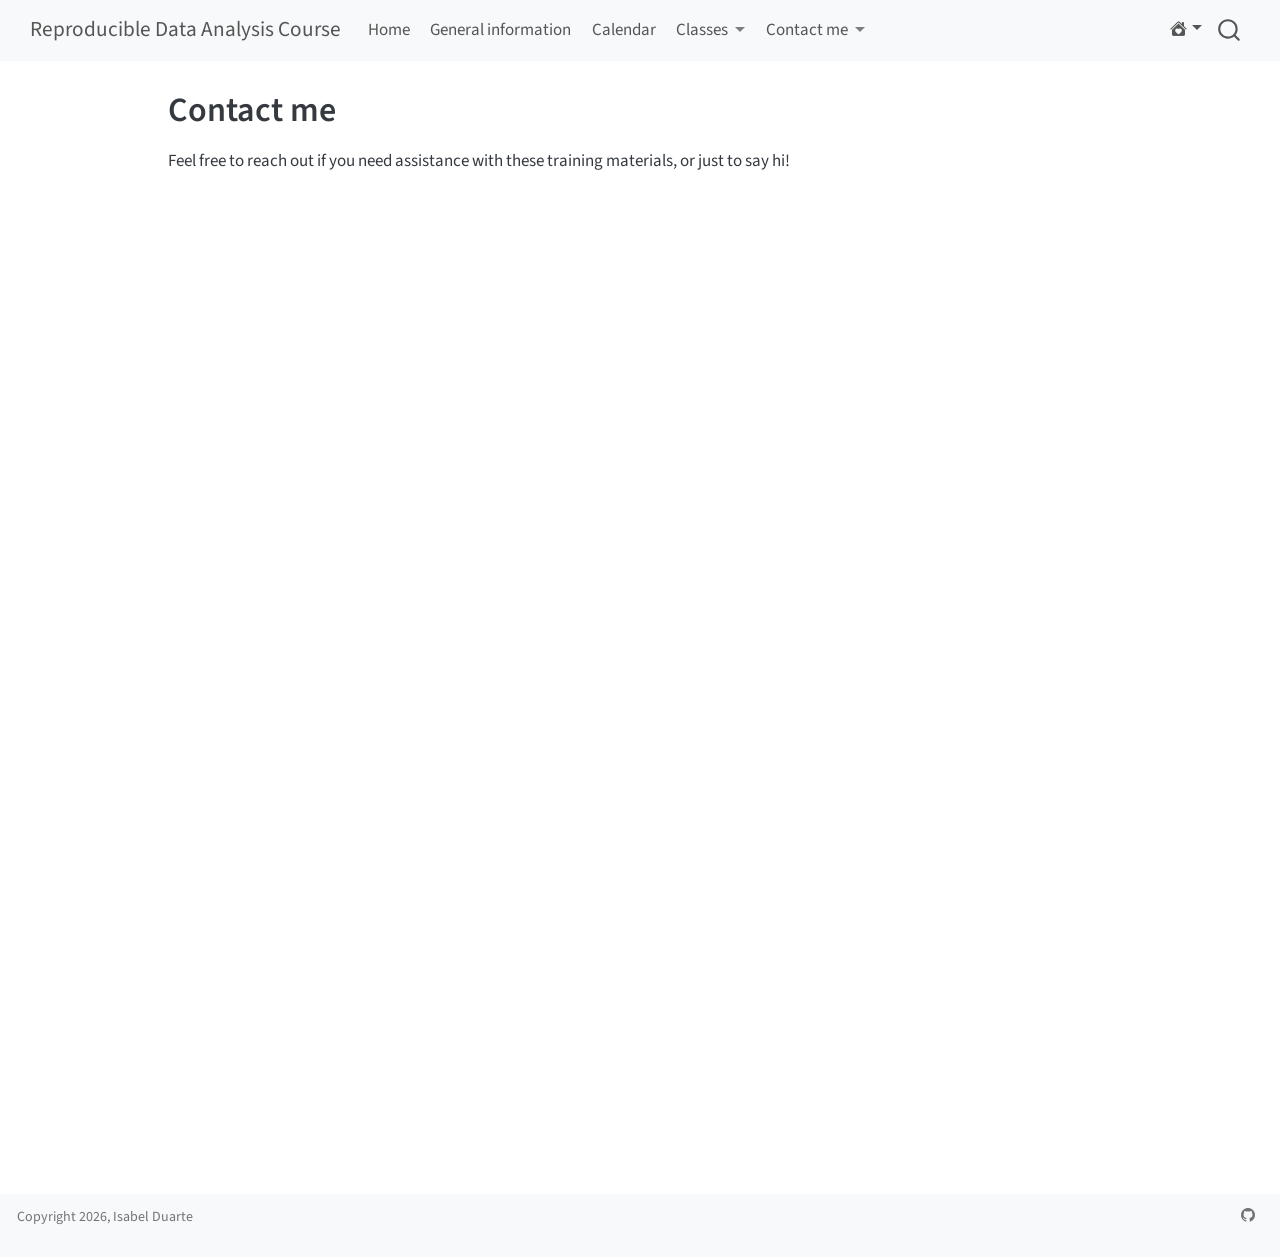
<file: docs/contact_me.html>
<!DOCTYPE html>
<html xmlns="http://www.w3.org/1999/xhtml" lang="en" xml:lang="en"><head>

<meta charset="utf-8">
<meta name="generator" content="quarto-1.5.57">

<meta name="viewport" content="width=device-width, initial-scale=1.0, user-scalable=yes">


<title>Contact me – Reproducible Data Analysis Course</title>
<style>
code{white-space: pre-wrap;}
span.smallcaps{font-variant: small-caps;}
div.columns{display: flex; gap: min(4vw, 1.5em);}
div.column{flex: auto; overflow-x: auto;}
div.hanging-indent{margin-left: 1.5em; text-indent: -1.5em;}
ul.task-list{list-style: none;}
ul.task-list li input[type="checkbox"] {
  width: 0.8em;
  margin: 0 0.8em 0.2em -1em; /* quarto-specific, see https://github.com/quarto-dev/quarto-cli/issues/4556 */ 
  vertical-align: middle;
}
</style>


<script src="site_libs/quarto-nav/quarto-nav.js"></script>
<script src="site_libs/quarto-nav/headroom.min.js"></script>
<script src="site_libs/clipboard/clipboard.min.js"></script>
<script src="site_libs/quarto-search/autocomplete.umd.js"></script>
<script src="site_libs/quarto-search/fuse.min.js"></script>
<script src="site_libs/quarto-search/quarto-search.js"></script>
<meta name="quarto:offset" content="./">
<script src="site_libs/quarto-html/quarto.js"></script>
<script src="site_libs/quarto-html/popper.min.js"></script>
<script src="site_libs/quarto-html/tippy.umd.min.js"></script>
<script src="site_libs/quarto-html/anchor.min.js"></script>
<link href="site_libs/quarto-html/tippy.css" rel="stylesheet">
<link href="site_libs/quarto-html/quarto-syntax-highlighting.css" rel="stylesheet" id="quarto-text-highlighting-styles">
<script src="site_libs/bootstrap/bootstrap.min.js"></script>
<link href="site_libs/bootstrap/bootstrap-icons.css" rel="stylesheet">
<link href="site_libs/bootstrap/bootstrap.min.css" rel="stylesheet" id="quarto-bootstrap" data-mode="light">
<script id="quarto-search-options" type="application/json">{
  "location": "navbar",
  "copy-button": false,
  "collapse-after": 3,
  "panel-placement": "end",
  "type": "overlay",
  "limit": 50,
  "keyboard-shortcut": [
    "f",
    "/",
    "s"
  ],
  "show-item-context": false,
  "language": {
    "search-no-results-text": "No results",
    "search-matching-documents-text": "matching documents",
    "search-copy-link-title": "Copy link to search",
    "search-hide-matches-text": "Hide additional matches",
    "search-more-match-text": "more match in this document",
    "search-more-matches-text": "more matches in this document",
    "search-clear-button-title": "Clear",
    "search-text-placeholder": "",
    "search-detached-cancel-button-title": "Cancel",
    "search-submit-button-title": "Submit",
    "search-label": "Search"
  }
}</script>


</head>

<body class="nav-fixed">

<div id="quarto-search-results"></div>
  <header id="quarto-header" class="headroom fixed-top">
    <nav class="navbar navbar-expand-lg " data-bs-theme="dark">
      <div class="navbar-container container-fluid">
      <div class="navbar-brand-container mx-auto">
    <a class="navbar-brand" href="./index.html">
    <span class="navbar-title">Reproducible Data Analysis Course</span>
    </a>
  </div>
            <div id="quarto-search" class="" title="Search"></div>
          <button class="navbar-toggler" type="button" data-bs-toggle="collapse" data-bs-target="#navbarCollapse" aria-controls="navbarCollapse" role="menu" aria-expanded="false" aria-label="Toggle navigation" onclick="if (window.quartoToggleHeadroom) { window.quartoToggleHeadroom(); }">
  <span class="navbar-toggler-icon"></span>
</button>
          <div class="collapse navbar-collapse" id="navbarCollapse">
            <ul class="navbar-nav navbar-nav-scroll me-auto">
  <li class="nav-item">
    <a class="nav-link" href="./index.html"> 
<span class="menu-text">Home</span></a>
  </li>  
  <li class="nav-item">
    <a class="nav-link" href="./system_setup.html"> 
<span class="menu-text">General information</span></a>
  </li>  
  <li class="nav-item">
    <a class="nav-link" href="./calendar.html"> 
<span class="menu-text">Calendar</span></a>
  </li>  
  <li class="nav-item dropdown ">
    <a class="nav-link dropdown-toggle" href="#" id="nav-menu-classes" role="link" data-bs-toggle="dropdown" aria-expanded="false">
 <span class="menu-text">Classes</span>
    </a>
    <ul class="dropdown-menu" aria-labelledby="nav-menu-classes">    
        <li>
    <a class="dropdown-item" href="./classes/class1.html">
 <span class="dropdown-text">Topic 1 | Tidy data</span></a>
  </li>  
        <li>
    <a class="dropdown-item" href="./classes/class2.html">
 <span class="dropdown-text">Topic 2 | Introduction to R</span></a>
  </li>  
        <li>
    <a class="dropdown-item" href="./classes/class2_advanced_r.html">
 <span class="dropdown-text">Topic 2 | Advanced R</span></a>
  </li>  
        <li>
    <a class="dropdown-item" href="./classes/class3.html">
 <span class="dropdown-text">Topic 3 | Setting Up for Reproducible Data Analysis</span></a>
  </li>  
        <li>
    <a class="dropdown-item" href="./classes/class4.html">
 <span class="dropdown-text">Topic 4 | Understanding and Structuring Your Dataset</span></a>
  </li>  
        <li>
    <a class="dropdown-item" href="./classes/class5.html">
 <span class="dropdown-text">Topic 5 | Exploring Your Data: Summary Statistics and Visualisation</span></a>
  </li>  
        <li>
    <a class="dropdown-item" href="./classes/class6.html">
 <span class="dropdown-text">Topic 6 | Polished Plots, Literate Programming, and the Data Descriptor</span></a>
  </li>  
        <li>
    <a class="dropdown-item" href="./classes/class7.html">
 <span class="dropdown-text">Topic 7 | Finishing Your EDA and Data Descriptor</span></a>
  </li>  
        <li>
    <a class="dropdown-item" href="./classes/class8.html">
 <span class="dropdown-text">Topic 8 | Course Wrap-up</span></a>
  </li>  
    </ul>
  </li>
  <li class="nav-item dropdown ">
    <a class="nav-link dropdown-toggle" href="#" id="nav-menu-contact-me" role="link" data-bs-toggle="dropdown" aria-expanded="false">
 <span class="menu-text">Contact me</span>
    </a>
    <ul class="dropdown-menu" aria-labelledby="nav-menu-contact-me">    
        <li>
    <a class="dropdown-item" href="./contact_me.html">
 <span class="dropdown-text">Contact me</span></a>
  </li>  
    </ul>
  </li>
</ul>
          </div> <!-- /navcollapse -->
            <div class="quarto-navbar-tools">
    <div class="dropdown">
      <a href="" title="" id="quarto-navigation-tool-dropdown-0" class="quarto-navigation-tool dropdown-toggle px-1" data-bs-toggle="dropdown" aria-expanded="false" role="link" aria-label=""><i class="bi bi-house-heart-fill"></i></a>
      <ul class="dropdown-menu" aria-labelledby="quarto-navigation-tool-dropdown-0">
          <li>
            <a class="dropdown-item quarto-navbar-tools-item" href="https://www.ualg.pt/">
            Universidade do Algarve
            </a>
          </li>
      </ul>
    </div>
</div>
      </div> <!-- /container-fluid -->
    </nav>
</header>
<!-- content -->
<div id="quarto-content" class="quarto-container page-columns page-rows-contents page-layout-article page-navbar">
<!-- sidebar -->
<!-- margin-sidebar -->
    <div id="quarto-margin-sidebar" class="sidebar margin-sidebar zindex-bottom">
        
    </div>
<!-- main -->
<main class="content" id="quarto-document-content">

<header id="title-block-header" class="quarto-title-block default">
<div class="quarto-title">
<h1 class="title">Contact me</h1>
</div>



<div class="quarto-title-meta">

    
  
    
  </div>
  


</header>


<p>Feel free to reach out if you need assistance with these training materials, or just to say hi!</p>
<iframe src="https://docs.google.com/forms/d/e/1FAIpQLSfn7B6vL2fO8rvMszdP5JOUC3nCSOLpcInPRDUN6H_QmvEDrQ/viewform?embedded=true" width="600" height="900" frameborder="0" marginheight="0" marginwidth="0">
Loading…
</iframe>



<a onclick="window.scrollTo(0, 0); return false;" role="button" id="quarto-back-to-top"><i class="bi bi-arrow-up"></i> Back to top</a></main> <!-- /main -->
<script id="quarto-html-after-body" type="application/javascript">
window.document.addEventListener("DOMContentLoaded", function (event) {
  const toggleBodyColorMode = (bsSheetEl) => {
    const mode = bsSheetEl.getAttribute("data-mode");
    const bodyEl = window.document.querySelector("body");
    if (mode === "dark") {
      bodyEl.classList.add("quarto-dark");
      bodyEl.classList.remove("quarto-light");
    } else {
      bodyEl.classList.add("quarto-light");
      bodyEl.classList.remove("quarto-dark");
    }
  }
  const toggleBodyColorPrimary = () => {
    const bsSheetEl = window.document.querySelector("link#quarto-bootstrap");
    if (bsSheetEl) {
      toggleBodyColorMode(bsSheetEl);
    }
  }
  toggleBodyColorPrimary();  
  const icon = "";
  const anchorJS = new window.AnchorJS();
  anchorJS.options = {
    placement: 'right',
    icon: icon
  };
  anchorJS.add('.anchored');
  const isCodeAnnotation = (el) => {
    for (const clz of el.classList) {
      if (clz.startsWith('code-annotation-')) {                     
        return true;
      }
    }
    return false;
  }
  const onCopySuccess = function(e) {
    // button target
    const button = e.trigger;
    // don't keep focus
    button.blur();
    // flash "checked"
    button.classList.add('code-copy-button-checked');
    var currentTitle = button.getAttribute("title");
    button.setAttribute("title", "Copied!");
    let tooltip;
    if (window.bootstrap) {
      button.setAttribute("data-bs-toggle", "tooltip");
      button.setAttribute("data-bs-placement", "left");
      button.setAttribute("data-bs-title", "Copied!");
      tooltip = new bootstrap.Tooltip(button, 
        { trigger: "manual", 
          customClass: "code-copy-button-tooltip",
          offset: [0, -8]});
      tooltip.show();    
    }
    setTimeout(function() {
      if (tooltip) {
        tooltip.hide();
        button.removeAttribute("data-bs-title");
        button.removeAttribute("data-bs-toggle");
        button.removeAttribute("data-bs-placement");
      }
      button.setAttribute("title", currentTitle);
      button.classList.remove('code-copy-button-checked');
    }, 1000);
    // clear code selection
    e.clearSelection();
  }
  const getTextToCopy = function(trigger) {
      const codeEl = trigger.previousElementSibling.cloneNode(true);
      for (const childEl of codeEl.children) {
        if (isCodeAnnotation(childEl)) {
          childEl.remove();
        }
      }
      return codeEl.innerText;
  }
  const clipboard = new window.ClipboardJS('.code-copy-button:not([data-in-quarto-modal])', {
    text: getTextToCopy
  });
  clipboard.on('success', onCopySuccess);
  if (window.document.getElementById('quarto-embedded-source-code-modal')) {
    // For code content inside modals, clipBoardJS needs to be initialized with a container option
    // TODO: Check when it could be a function (https://github.com/zenorocha/clipboard.js/issues/860)
    const clipboardModal = new window.ClipboardJS('.code-copy-button[data-in-quarto-modal]', {
      text: getTextToCopy,
      container: window.document.getElementById('quarto-embedded-source-code-modal')
    });
    clipboardModal.on('success', onCopySuccess);
  }
    var localhostRegex = new RegExp(/^(?:http|https):\/\/localhost\:?[0-9]*\//);
    var mailtoRegex = new RegExp(/^mailto:/);
      var filterRegex = new RegExp('/' + window.location.host + '/');
    var isInternal = (href) => {
        return filterRegex.test(href) || localhostRegex.test(href) || mailtoRegex.test(href);
    }
    // Inspect non-navigation links and adorn them if external
 	var links = window.document.querySelectorAll('a[href]:not(.nav-link):not(.navbar-brand):not(.toc-action):not(.sidebar-link):not(.sidebar-item-toggle):not(.pagination-link):not(.no-external):not([aria-hidden]):not(.dropdown-item):not(.quarto-navigation-tool):not(.about-link)');
    for (var i=0; i<links.length; i++) {
      const link = links[i];
      if (!isInternal(link.href)) {
        // undo the damage that might have been done by quarto-nav.js in the case of
        // links that we want to consider external
        if (link.dataset.originalHref !== undefined) {
          link.href = link.dataset.originalHref;
        }
      }
    }
  function tippyHover(el, contentFn, onTriggerFn, onUntriggerFn) {
    const config = {
      allowHTML: true,
      maxWidth: 500,
      delay: 100,
      arrow: false,
      appendTo: function(el) {
          return el.parentElement;
      },
      interactive: true,
      interactiveBorder: 10,
      theme: 'quarto',
      placement: 'bottom-start',
    };
    if (contentFn) {
      config.content = contentFn;
    }
    if (onTriggerFn) {
      config.onTrigger = onTriggerFn;
    }
    if (onUntriggerFn) {
      config.onUntrigger = onUntriggerFn;
    }
    window.tippy(el, config); 
  }
  const noterefs = window.document.querySelectorAll('a[role="doc-noteref"]');
  for (var i=0; i<noterefs.length; i++) {
    const ref = noterefs[i];
    tippyHover(ref, function() {
      // use id or data attribute instead here
      let href = ref.getAttribute('data-footnote-href') || ref.getAttribute('href');
      try { href = new URL(href).hash; } catch {}
      const id = href.replace(/^#\/?/, "");
      const note = window.document.getElementById(id);
      if (note) {
        return note.innerHTML;
      } else {
        return "";
      }
    });
  }
  const xrefs = window.document.querySelectorAll('a.quarto-xref');
  const processXRef = (id, note) => {
    // Strip column container classes
    const stripColumnClz = (el) => {
      el.classList.remove("page-full", "page-columns");
      if (el.children) {
        for (const child of el.children) {
          stripColumnClz(child);
        }
      }
    }
    stripColumnClz(note)
    if (id === null || id.startsWith('sec-')) {
      // Special case sections, only their first couple elements
      const container = document.createElement("div");
      if (note.children && note.children.length > 2) {
        container.appendChild(note.children[0].cloneNode(true));
        for (let i = 1; i < note.children.length; i++) {
          const child = note.children[i];
          if (child.tagName === "P" && child.innerText === "") {
            continue;
          } else {
            container.appendChild(child.cloneNode(true));
            break;
          }
        }
        if (window.Quarto?.typesetMath) {
          window.Quarto.typesetMath(container);
        }
        return container.innerHTML
      } else {
        if (window.Quarto?.typesetMath) {
          window.Quarto.typesetMath(note);
        }
        return note.innerHTML;
      }
    } else {
      // Remove any anchor links if they are present
      const anchorLink = note.querySelector('a.anchorjs-link');
      if (anchorLink) {
        anchorLink.remove();
      }
      if (window.Quarto?.typesetMath) {
        window.Quarto.typesetMath(note);
      }
      // TODO in 1.5, we should make sure this works without a callout special case
      if (note.classList.contains("callout")) {
        return note.outerHTML;
      } else {
        return note.innerHTML;
      }
    }
  }
  for (var i=0; i<xrefs.length; i++) {
    const xref = xrefs[i];
    tippyHover(xref, undefined, function(instance) {
      instance.disable();
      let url = xref.getAttribute('href');
      let hash = undefined; 
      if (url.startsWith('#')) {
        hash = url;
      } else {
        try { hash = new URL(url).hash; } catch {}
      }
      if (hash) {
        const id = hash.replace(/^#\/?/, "");
        const note = window.document.getElementById(id);
        if (note !== null) {
          try {
            const html = processXRef(id, note.cloneNode(true));
            instance.setContent(html);
          } finally {
            instance.enable();
            instance.show();
          }
        } else {
          // See if we can fetch this
          fetch(url.split('#')[0])
          .then(res => res.text())
          .then(html => {
            const parser = new DOMParser();
            const htmlDoc = parser.parseFromString(html, "text/html");
            const note = htmlDoc.getElementById(id);
            if (note !== null) {
              const html = processXRef(id, note);
              instance.setContent(html);
            } 
          }).finally(() => {
            instance.enable();
            instance.show();
          });
        }
      } else {
        // See if we can fetch a full url (with no hash to target)
        // This is a special case and we should probably do some content thinning / targeting
        fetch(url)
        .then(res => res.text())
        .then(html => {
          const parser = new DOMParser();
          const htmlDoc = parser.parseFromString(html, "text/html");
          const note = htmlDoc.querySelector('main.content');
          if (note !== null) {
            // This should only happen for chapter cross references
            // (since there is no id in the URL)
            // remove the first header
            if (note.children.length > 0 && note.children[0].tagName === "HEADER") {
              note.children[0].remove();
            }
            const html = processXRef(null, note);
            instance.setContent(html);
          } 
        }).finally(() => {
          instance.enable();
          instance.show();
        });
      }
    }, function(instance) {
    });
  }
      let selectedAnnoteEl;
      const selectorForAnnotation = ( cell, annotation) => {
        let cellAttr = 'data-code-cell="' + cell + '"';
        let lineAttr = 'data-code-annotation="' +  annotation + '"';
        const selector = 'span[' + cellAttr + '][' + lineAttr + ']';
        return selector;
      }
      const selectCodeLines = (annoteEl) => {
        const doc = window.document;
        const targetCell = annoteEl.getAttribute("data-target-cell");
        const targetAnnotation = annoteEl.getAttribute("data-target-annotation");
        const annoteSpan = window.document.querySelector(selectorForAnnotation(targetCell, targetAnnotation));
        const lines = annoteSpan.getAttribute("data-code-lines").split(",");
        const lineIds = lines.map((line) => {
          return targetCell + "-" + line;
        })
        let top = null;
        let height = null;
        let parent = null;
        if (lineIds.length > 0) {
            //compute the position of the single el (top and bottom and make a div)
            const el = window.document.getElementById(lineIds[0]);
            top = el.offsetTop;
            height = el.offsetHeight;
            parent = el.parentElement.parentElement;
          if (lineIds.length > 1) {
            const lastEl = window.document.getElementById(lineIds[lineIds.length - 1]);
            const bottom = lastEl.offsetTop + lastEl.offsetHeight;
            height = bottom - top;
          }
          if (top !== null && height !== null && parent !== null) {
            // cook up a div (if necessary) and position it 
            let div = window.document.getElementById("code-annotation-line-highlight");
            if (div === null) {
              div = window.document.createElement("div");
              div.setAttribute("id", "code-annotation-line-highlight");
              div.style.position = 'absolute';
              parent.appendChild(div);
            }
            div.style.top = top - 2 + "px";
            div.style.height = height + 4 + "px";
            div.style.left = 0;
            let gutterDiv = window.document.getElementById("code-annotation-line-highlight-gutter");
            if (gutterDiv === null) {
              gutterDiv = window.document.createElement("div");
              gutterDiv.setAttribute("id", "code-annotation-line-highlight-gutter");
              gutterDiv.style.position = 'absolute';
              const codeCell = window.document.getElementById(targetCell);
              const gutter = codeCell.querySelector('.code-annotation-gutter');
              gutter.appendChild(gutterDiv);
            }
            gutterDiv.style.top = top - 2 + "px";
            gutterDiv.style.height = height + 4 + "px";
          }
          selectedAnnoteEl = annoteEl;
        }
      };
      const unselectCodeLines = () => {
        const elementsIds = ["code-annotation-line-highlight", "code-annotation-line-highlight-gutter"];
        elementsIds.forEach((elId) => {
          const div = window.document.getElementById(elId);
          if (div) {
            div.remove();
          }
        });
        selectedAnnoteEl = undefined;
      };
        // Handle positioning of the toggle
    window.addEventListener(
      "resize",
      throttle(() => {
        elRect = undefined;
        if (selectedAnnoteEl) {
          selectCodeLines(selectedAnnoteEl);
        }
      }, 10)
    );
    function throttle(fn, ms) {
    let throttle = false;
    let timer;
      return (...args) => {
        if(!throttle) { // first call gets through
            fn.apply(this, args);
            throttle = true;
        } else { // all the others get throttled
            if(timer) clearTimeout(timer); // cancel #2
            timer = setTimeout(() => {
              fn.apply(this, args);
              timer = throttle = false;
            }, ms);
        }
      };
    }
      // Attach click handler to the DT
      const annoteDls = window.document.querySelectorAll('dt[data-target-cell]');
      for (const annoteDlNode of annoteDls) {
        annoteDlNode.addEventListener('click', (event) => {
          const clickedEl = event.target;
          if (clickedEl !== selectedAnnoteEl) {
            unselectCodeLines();
            const activeEl = window.document.querySelector('dt[data-target-cell].code-annotation-active');
            if (activeEl) {
              activeEl.classList.remove('code-annotation-active');
            }
            selectCodeLines(clickedEl);
            clickedEl.classList.add('code-annotation-active');
          } else {
            // Unselect the line
            unselectCodeLines();
            clickedEl.classList.remove('code-annotation-active');
          }
        });
      }
  const findCites = (el) => {
    const parentEl = el.parentElement;
    if (parentEl) {
      const cites = parentEl.dataset.cites;
      if (cites) {
        return {
          el,
          cites: cites.split(' ')
        };
      } else {
        return findCites(el.parentElement)
      }
    } else {
      return undefined;
    }
  };
  var bibliorefs = window.document.querySelectorAll('a[role="doc-biblioref"]');
  for (var i=0; i<bibliorefs.length; i++) {
    const ref = bibliorefs[i];
    const citeInfo = findCites(ref);
    if (citeInfo) {
      tippyHover(citeInfo.el, function() {
        var popup = window.document.createElement('div');
        citeInfo.cites.forEach(function(cite) {
          var citeDiv = window.document.createElement('div');
          citeDiv.classList.add('hanging-indent');
          citeDiv.classList.add('csl-entry');
          var biblioDiv = window.document.getElementById('ref-' + cite);
          if (biblioDiv) {
            citeDiv.innerHTML = biblioDiv.innerHTML;
          }
          popup.appendChild(citeDiv);
        });
        return popup.innerHTML;
      });
    }
  }
});
</script>
</div> <!-- /content -->
<footer class="footer">
  <div class="nav-footer">
    <div class="nav-footer-left">
<p>Copyright 2026, Isabel Duarte</p>
</div>   
    <div class="nav-footer-center">
      &nbsp;
    </div>
    <div class="nav-footer-right">
      <ul class="footer-items list-unstyled">
    <li class="nav-item compact">
    <a class="nav-link" href="https://github.com/instructr/ualg.rep.data.analysis.2026">
      <i class="bi bi-github" role="img">
</i> 
    </a>
  </li>  
</ul>
    </div>
  </div>
</footer>




</body></html>
</file>
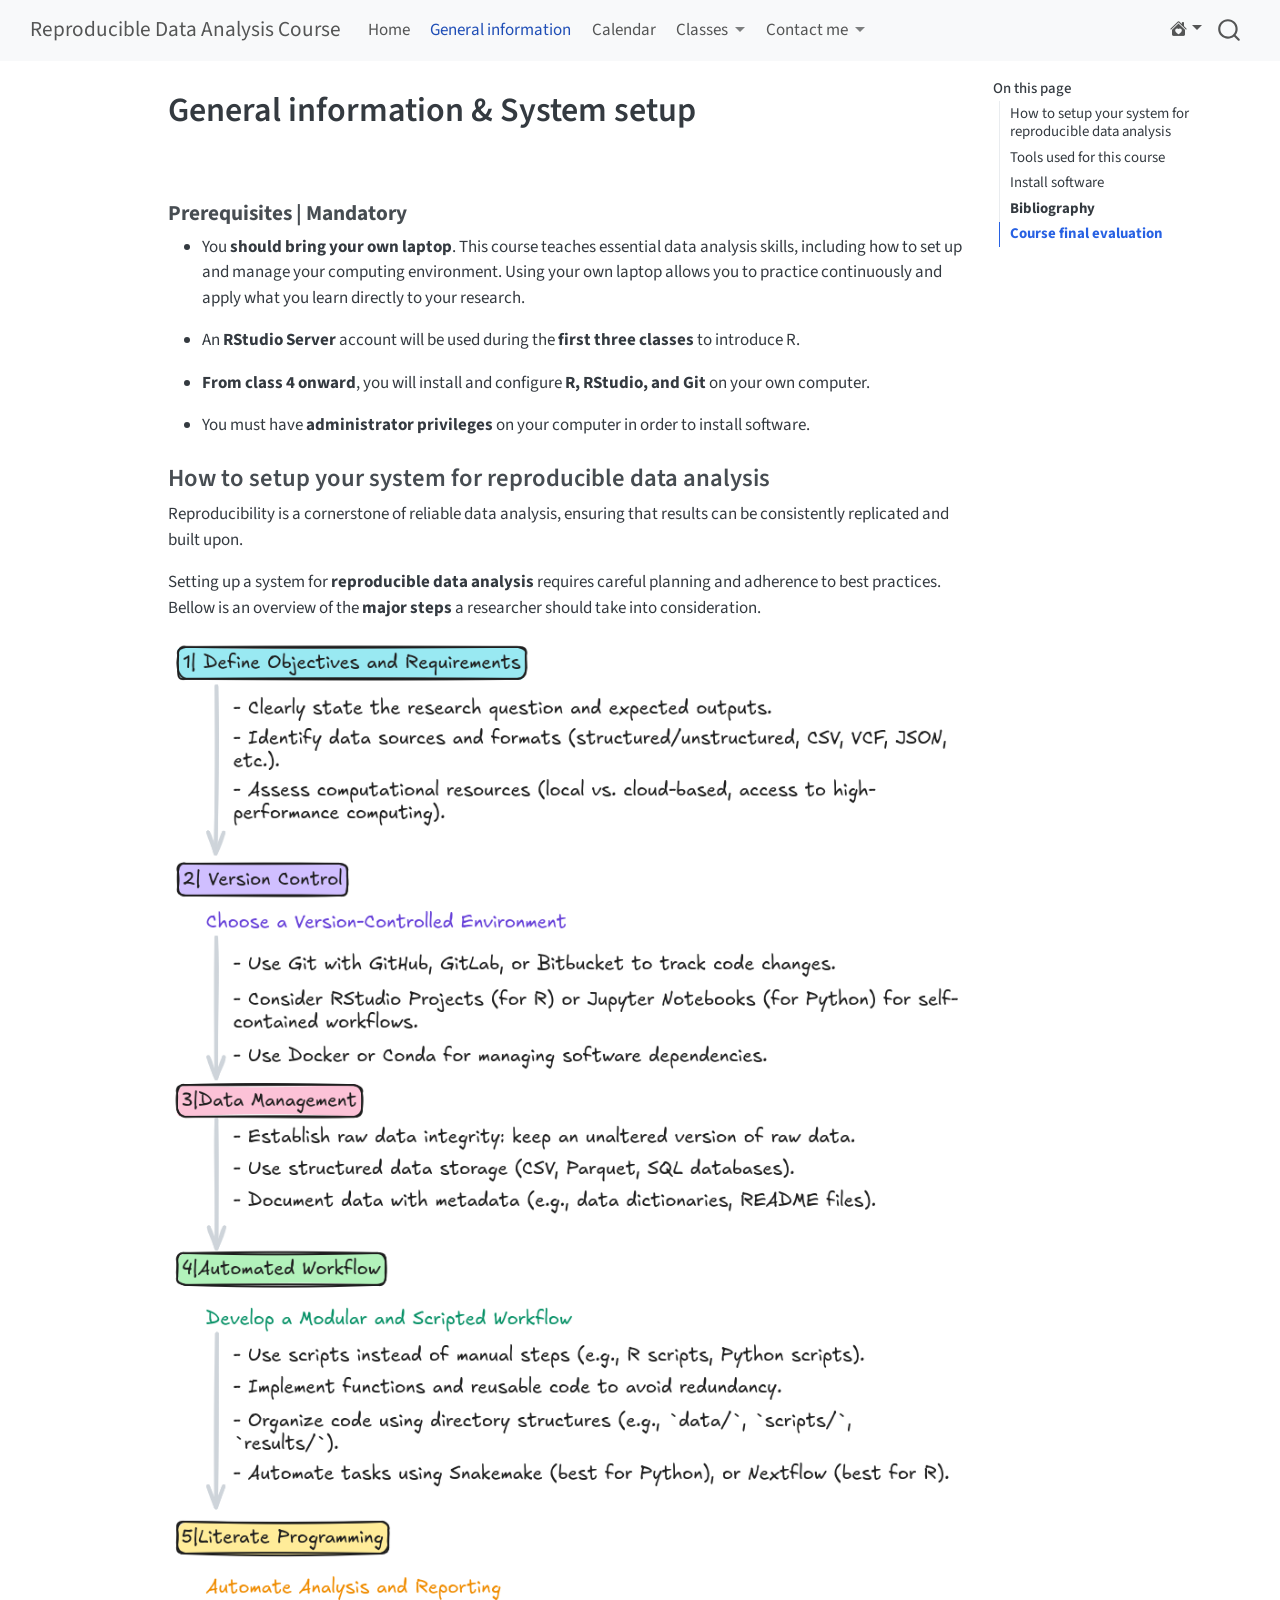
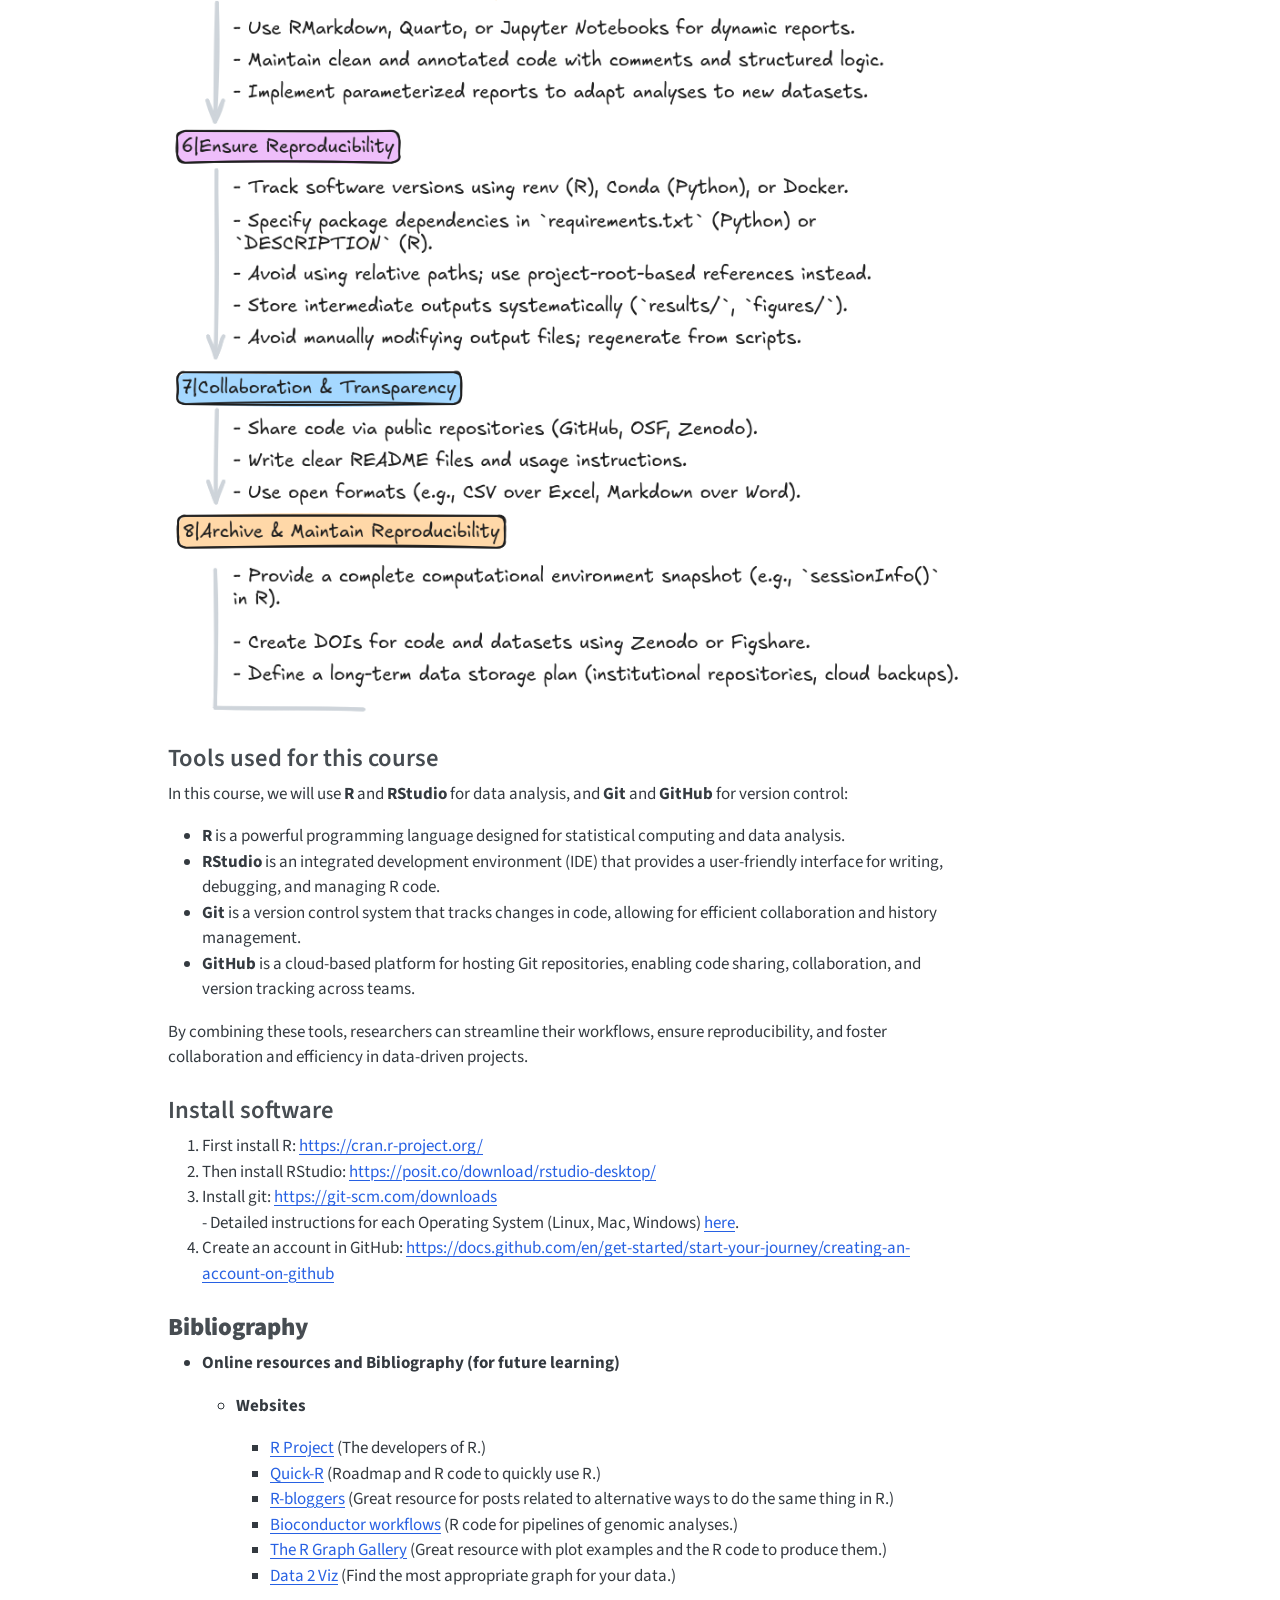
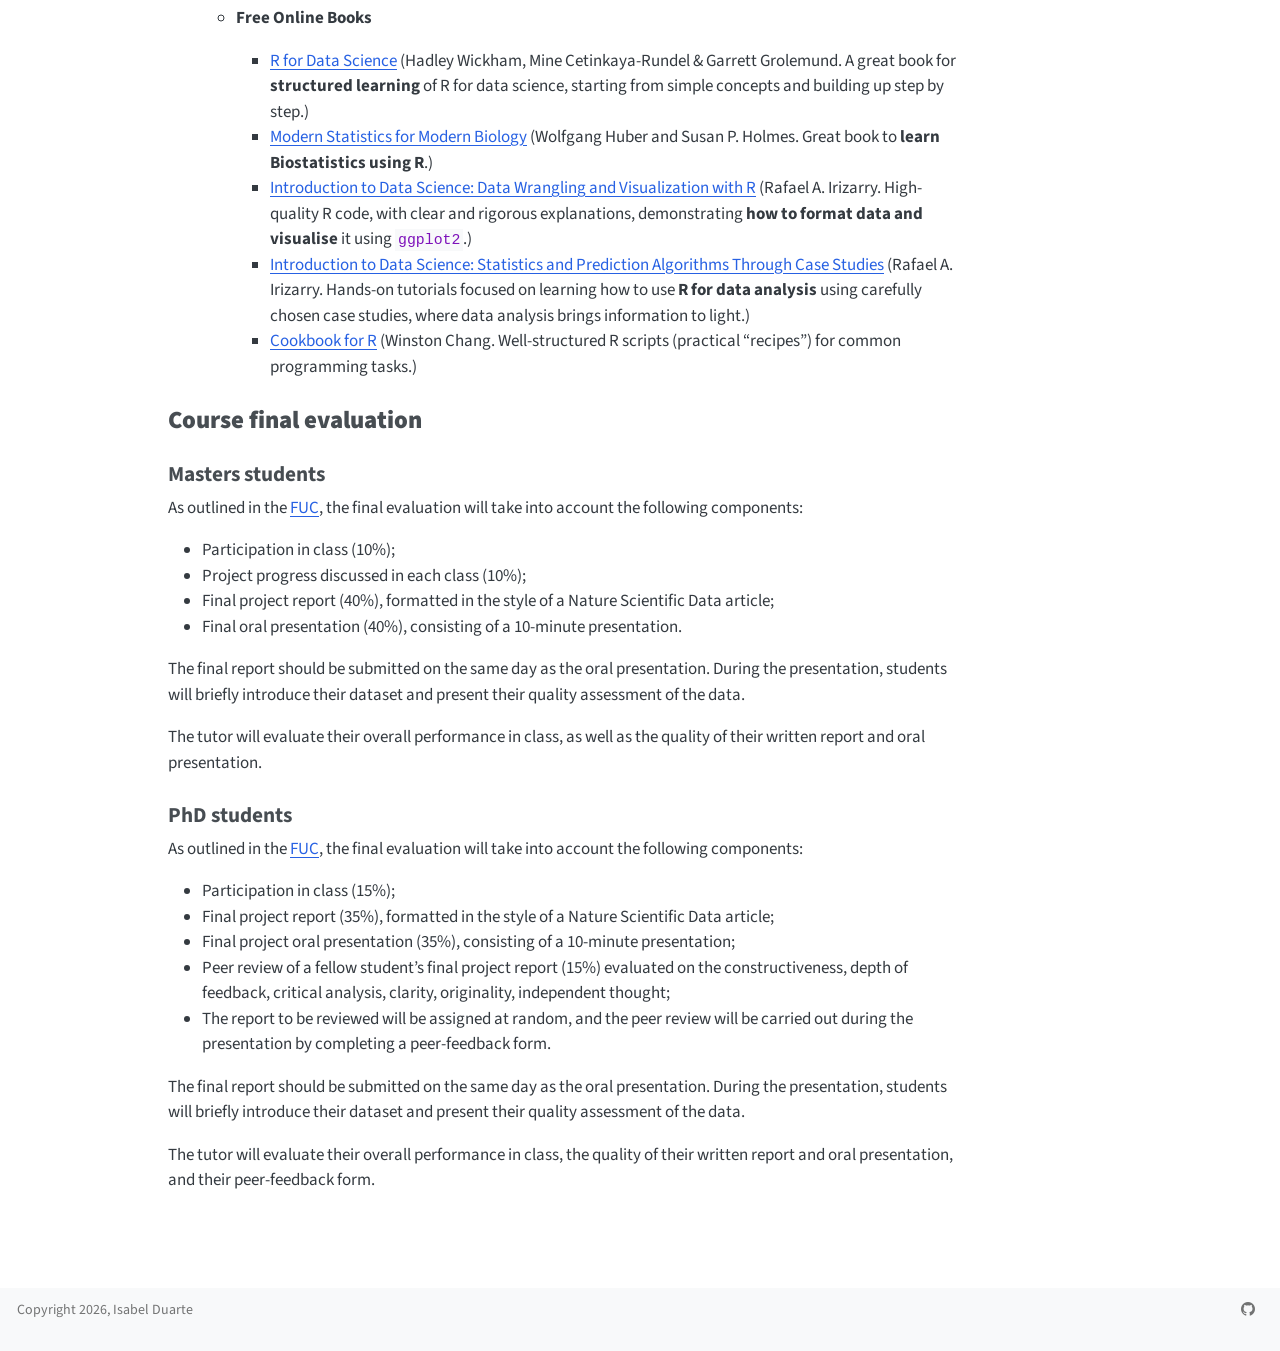
<file: docs/system_setup.html>
<!DOCTYPE html>
<html xmlns="http://www.w3.org/1999/xhtml" lang="en" xml:lang="en"><head>

<meta charset="utf-8">
<meta name="generator" content="quarto-1.5.57">

<meta name="viewport" content="width=device-width, initial-scale=1.0, user-scalable=yes">


<title>General information &amp; System setup – Reproducible Data Analysis Course</title>
<style>
code{white-space: pre-wrap;}
span.smallcaps{font-variant: small-caps;}
div.columns{display: flex; gap: min(4vw, 1.5em);}
div.column{flex: auto; overflow-x: auto;}
div.hanging-indent{margin-left: 1.5em; text-indent: -1.5em;}
ul.task-list{list-style: none;}
ul.task-list li input[type="checkbox"] {
  width: 0.8em;
  margin: 0 0.8em 0.2em -1em; /* quarto-specific, see https://github.com/quarto-dev/quarto-cli/issues/4556 */ 
  vertical-align: middle;
}
</style>


<script src="site_libs/quarto-nav/quarto-nav.js"></script>
<script src="site_libs/quarto-nav/headroom.min.js"></script>
<script src="site_libs/clipboard/clipboard.min.js"></script>
<script src="site_libs/quarto-search/autocomplete.umd.js"></script>
<script src="site_libs/quarto-search/fuse.min.js"></script>
<script src="site_libs/quarto-search/quarto-search.js"></script>
<meta name="quarto:offset" content="./">
<script src="site_libs/quarto-html/quarto.js"></script>
<script src="site_libs/quarto-html/popper.min.js"></script>
<script src="site_libs/quarto-html/tippy.umd.min.js"></script>
<script src="site_libs/quarto-html/anchor.min.js"></script>
<link href="site_libs/quarto-html/tippy.css" rel="stylesheet">
<link href="site_libs/quarto-html/quarto-syntax-highlighting.css" rel="stylesheet" id="quarto-text-highlighting-styles">
<script src="site_libs/bootstrap/bootstrap.min.js"></script>
<link href="site_libs/bootstrap/bootstrap-icons.css" rel="stylesheet">
<link href="site_libs/bootstrap/bootstrap.min.css" rel="stylesheet" id="quarto-bootstrap" data-mode="light">
<script id="quarto-search-options" type="application/json">{
  "location": "navbar",
  "copy-button": false,
  "collapse-after": 3,
  "panel-placement": "end",
  "type": "overlay",
  "limit": 50,
  "keyboard-shortcut": [
    "f",
    "/",
    "s"
  ],
  "show-item-context": false,
  "language": {
    "search-no-results-text": "No results",
    "search-matching-documents-text": "matching documents",
    "search-copy-link-title": "Copy link to search",
    "search-hide-matches-text": "Hide additional matches",
    "search-more-match-text": "more match in this document",
    "search-more-matches-text": "more matches in this document",
    "search-clear-button-title": "Clear",
    "search-text-placeholder": "",
    "search-detached-cancel-button-title": "Cancel",
    "search-submit-button-title": "Submit",
    "search-label": "Search"
  }
}</script>


</head>

<body class="nav-fixed">

<div id="quarto-search-results"></div>
  <header id="quarto-header" class="headroom fixed-top">
    <nav class="navbar navbar-expand-lg " data-bs-theme="dark">
      <div class="navbar-container container-fluid">
      <div class="navbar-brand-container mx-auto">
    <a class="navbar-brand" href="./index.html">
    <span class="navbar-title">Reproducible Data Analysis Course</span>
    </a>
  </div>
            <div id="quarto-search" class="" title="Search"></div>
          <button class="navbar-toggler" type="button" data-bs-toggle="collapse" data-bs-target="#navbarCollapse" aria-controls="navbarCollapse" role="menu" aria-expanded="false" aria-label="Toggle navigation" onclick="if (window.quartoToggleHeadroom) { window.quartoToggleHeadroom(); }">
  <span class="navbar-toggler-icon"></span>
</button>
          <div class="collapse navbar-collapse" id="navbarCollapse">
            <ul class="navbar-nav navbar-nav-scroll me-auto">
  <li class="nav-item">
    <a class="nav-link" href="./index.html"> 
<span class="menu-text">Home</span></a>
  </li>  
  <li class="nav-item">
    <a class="nav-link active" href="./system_setup.html" aria-current="page"> 
<span class="menu-text">General information</span></a>
  </li>  
  <li class="nav-item">
    <a class="nav-link" href="./calendar.html"> 
<span class="menu-text">Calendar</span></a>
  </li>  
  <li class="nav-item dropdown ">
    <a class="nav-link dropdown-toggle" href="#" id="nav-menu-classes" role="link" data-bs-toggle="dropdown" aria-expanded="false">
 <span class="menu-text">Classes</span>
    </a>
    <ul class="dropdown-menu" aria-labelledby="nav-menu-classes">    
        <li>
    <a class="dropdown-item" href="./classes/class1.html">
 <span class="dropdown-text">Topic 1 | Tidy data</span></a>
  </li>  
        <li>
    <a class="dropdown-item" href="./classes/class2.html">
 <span class="dropdown-text">Topic 2 | Introduction to R</span></a>
  </li>  
        <li>
    <a class="dropdown-item" href="./classes/class2_advanced_r.html">
 <span class="dropdown-text">Topic 2 | Advanced R</span></a>
  </li>  
        <li>
    <a class="dropdown-item" href="./classes/class3.html">
 <span class="dropdown-text">Topic 3 | Setting Up for Reproducible Data Analysis</span></a>
  </li>  
        <li>
    <a class="dropdown-item" href="./classes/class4.html">
 <span class="dropdown-text">Topic 4 | Understanding and Structuring Your Dataset</span></a>
  </li>  
        <li>
    <a class="dropdown-item" href="./classes/class5.html">
 <span class="dropdown-text">Topic 5 | Exploring Your Data: Summary Statistics and Visualisation</span></a>
  </li>  
        <li>
    <a class="dropdown-item" href="./classes/class6.html">
 <span class="dropdown-text">Topic 6 | Polished Plots, Literate Programming, and the Data Descriptor</span></a>
  </li>  
        <li>
    <a class="dropdown-item" href="./classes/class7.html">
 <span class="dropdown-text">Topic 7 | Finishing Your EDA and Data Descriptor</span></a>
  </li>  
        <li>
    <a class="dropdown-item" href="./classes/class8.html">
 <span class="dropdown-text">Topic 8 | Course Wrap-up</span></a>
  </li>  
    </ul>
  </li>
  <li class="nav-item dropdown ">
    <a class="nav-link dropdown-toggle" href="#" id="nav-menu-contact-me" role="link" data-bs-toggle="dropdown" aria-expanded="false">
 <span class="menu-text">Contact me</span>
    </a>
    <ul class="dropdown-menu" aria-labelledby="nav-menu-contact-me">    
        <li>
    <a class="dropdown-item" href="./contact_me.html">
 <span class="dropdown-text">Contact me</span></a>
  </li>  
    </ul>
  </li>
</ul>
          </div> <!-- /navcollapse -->
            <div class="quarto-navbar-tools">
    <div class="dropdown">
      <a href="" title="" id="quarto-navigation-tool-dropdown-0" class="quarto-navigation-tool dropdown-toggle px-1" data-bs-toggle="dropdown" aria-expanded="false" role="link" aria-label=""><i class="bi bi-house-heart-fill"></i></a>
      <ul class="dropdown-menu" aria-labelledby="quarto-navigation-tool-dropdown-0">
          <li>
            <a class="dropdown-item quarto-navbar-tools-item" href="https://www.ualg.pt/">
            Universidade do Algarve
            </a>
          </li>
      </ul>
    </div>
</div>
      </div> <!-- /container-fluid -->
    </nav>
</header>
<!-- content -->
<div id="quarto-content" class="quarto-container page-columns page-rows-contents page-layout-article page-navbar">
<!-- sidebar -->
<!-- margin-sidebar -->
    <div id="quarto-margin-sidebar" class="sidebar margin-sidebar">
        <nav id="TOC" role="doc-toc" class="toc-active">
    <h2 id="toc-title">On this page</h2>
   
  <ul>
  <li><a href="#how-to-setup-your-system-for-reproducible-data-analysis" id="toc-how-to-setup-your-system-for-reproducible-data-analysis" class="nav-link active" data-scroll-target="#how-to-setup-your-system-for-reproducible-data-analysis">How to setup your system for reproducible data analysis</a></li>
  <li><a href="#tools-used-for-this-course" id="toc-tools-used-for-this-course" class="nav-link" data-scroll-target="#tools-used-for-this-course">Tools used for this course</a></li>
  <li><a href="#install-software" id="toc-install-software" class="nav-link" data-scroll-target="#install-software">Install software</a></li>
  <li><a href="#bibliography" id="toc-bibliography" class="nav-link" data-scroll-target="#bibliography"><strong>Bibliography</strong></a></li>
  <li><a href="#course-final-evaluation" id="toc-course-final-evaluation" class="nav-link" data-scroll-target="#course-final-evaluation"><strong>Course final evaluation</strong></a></li>
  </ul>
</nav>
    </div>
<!-- main -->
<main class="content" id="quarto-document-content">

<header id="title-block-header" class="quarto-title-block default">
<div class="quarto-title">
<h1 class="title">General information &amp; System setup</h1>
</div>



<div class="quarto-title-meta">

    
  
    
  </div>
  


</header>


<p><br></p>
<section id="prerequisites-mandatory" class="level4">
<h4 class="anchored" data-anchor-id="prerequisites-mandatory"><strong>Prerequisites | Mandatory</strong></h4>
<ul>
<li><p>You <strong>should bring your own laptop</strong>. This course teaches essential data analysis skills, including how to set up and manage your computing environment. Using your own laptop allows you to practice continuously and apply what you learn directly to your research.</p></li>
<li><p>An <strong>RStudio Server</strong> account will be used during the <strong>first three classes</strong> to introduce R.</p></li>
<li><p><strong>From class 4 onward</strong>, you will install and configure <strong>R, RStudio, and Git</strong> on your own computer.</p></li>
<li><p>You must have <strong>administrator privileges</strong> on your computer in order to install software.</p></li>
</ul>
</section>
<section id="how-to-setup-your-system-for-reproducible-data-analysis" class="level3 tabset">
<h3 class="tabset anchored" data-anchor-id="how-to-setup-your-system-for-reproducible-data-analysis">How to setup your system for reproducible data analysis</h3>
<p>Reproducibility is a cornerstone of reliable data analysis, ensuring that results can be consistently replicated and built upon.</p>
<p>Setting up a system for <strong>reproducible data analysis</strong> requires careful planning and adherence to best practices. Bellow is an overview of the <strong>major steps</strong> a researcher should take into consideration.</p>
<p><img src="pics/system_setup_reproducible_schema.png" class="img-fluid"></p>
</section>
<section id="tools-used-for-this-course" class="level3">
<h3 class="anchored" data-anchor-id="tools-used-for-this-course">Tools used for this course</h3>
<p>In this course, we will use <strong>R</strong> and <strong>RStudio</strong> for data analysis, and <strong>Git</strong> and <strong>GitHub</strong> for version control:</p>
<ul>
<li><strong>R</strong> is a powerful programming language designed for statistical computing and data analysis.<br>
</li>
<li><strong>RStudio</strong> is an integrated development environment (IDE) that provides a user-friendly interface for writing, debugging, and managing R code.<br>
</li>
<li><strong>Git</strong> is a version control system that tracks changes in code, allowing for efficient collaboration and history management.<br>
</li>
<li><strong>GitHub</strong> is a cloud-based platform for hosting Git repositories, enabling code sharing, collaboration, and version tracking across teams.</li>
</ul>
<p>By combining these tools, researchers can streamline their workflows, ensure reproducibility, and foster collaboration and efficiency in data-driven projects.</p>
</section>
<section id="install-software" class="level3">
<h3 class="anchored" data-anchor-id="install-software">Install software</h3>
<ol type="1">
<li>First install R: <a href="https://cran.r-project.org/" class="uri">https://cran.r-project.org/</a></li>
<li>Then install RStudio: <a href="https://posit.co/download/rstudio-desktop/" class="uri">https://posit.co/download/rstudio-desktop/</a></li>
<li>Install git: <a href="https://git-scm.com/downloads" class="uri">https://git-scm.com/downloads</a><br>
- Detailed instructions for each Operating System (Linux, Mac, Windows) <a href="https://git-scm.com/book/en/v2/Getting-Started-Installing-Git">here</a>.</li>
<li>Create an account in GitHub: <a href="https://docs.github.com/en/get-started/start-your-journey/creating-an-account-on-github" class="uri">https://docs.github.com/en/get-started/start-your-journey/creating-an-account-on-github</a></li>
</ol>
</section>
<section id="bibliography" class="level3">
<h3 class="anchored" data-anchor-id="bibliography"><strong>Bibliography</strong></h3>
<ul>
<li><p><strong>Online resources and Bibliography (for future learning)</strong></p>
<ul>
<li><p><strong>Websites</strong></p>
<ul>
<li><a href="http://www.r-project.org">R Project</a> (The developers of R.)<br>
</li>
<li><a href="http://www.statmethods.net">Quick-R</a> (Roadmap and R code to quickly use R.)<br>
</li>
<li><a href="https://www.r-bloggers.com/">R-bloggers</a> (Great resource for posts related to alternative ways to do the same thing in R.)</li>
<li><a href="http://bioconductor.org/packages/release/BiocViews.html#___Workflow">Bioconductor workflows</a> (R code for pipelines of genomic analyses.)</li>
<li><a href="https://r-graph-gallery.com/">The R Graph Gallery</a> (Great resource with plot examples and the R code to produce them.)</li>
<li><a href="https://www.data-to-viz.com/">Data 2 Viz</a> (Find the most appropriate graph for your data.)</li>
</ul></li>
<li><p><strong>Free Online Books</strong></p>
<ul>
<li><a href="https://r4ds.hadley.nz/">R for Data Science</a> (Hadley Wickham, Mine Cetinkaya-Rundel &amp; Garrett Grolemund. A great book for <strong>structured learning</strong> of R for data science, starting from simple concepts and building up step by step.)</li>
<li><a href="https://www.huber.embl.de/msmb/">Modern Statistics for Modern Biology</a> (Wolfgang Huber and Susan P. Holmes. Great book to <strong>learn Biostatistics using R</strong>.)</li>
<li><a href="https://rafalab.dfci.harvard.edu/dsbook-part-1/">Introduction to Data Science: Data Wrangling and Visualization with R</a> (Rafael A. Irizarry. High-quality R code, with clear and rigorous explanations, demonstrating <strong>how to format data and visualise</strong> it using <code>ggplot2</code>.)</li>
<li><a href="https://rafalab.dfci.harvard.edu/dsbook-part-2/">Introduction to Data Science: Statistics and Prediction Algorithms Through Case Studies</a> (Rafael A. Irizarry. Hands-on tutorials focused on learning how to use <strong>R for data analysis</strong> using carefully chosen case studies, where data analysis brings information to light.)</li>
<li><a href="http://www.cookbook-r.com/">Cookbook for R</a> (Winston Chang. Well-structured R scripts (practical “recipes”) for common programming tasks.)</li>
</ul></li>
</ul></li>
</ul>
</section>
<section id="course-final-evaluation" class="level3">
<h3 class="anchored" data-anchor-id="course-final-evaluation"><strong>Course final evaluation</strong></h3>
<section id="masters-students" class="level4">
<h4 class="anchored" data-anchor-id="masters-students"><strong>Masters students</strong></h4>
<p>As outlined in the <a href="https://academico.ualg.pt/netpa/page?stage=FichaUnidadeCurricular&amp;fucId=35487">FUC</a>, the final evaluation will take into account the following components:</p>
<ul>
<li>Participation in class (10%);</li>
<li>Project progress discussed in each class (10%);</li>
<li>Final project report (40%), formatted in the style of a Nature Scientific Data article;</li>
<li>Final oral presentation (40%), consisting of a 10-minute presentation.</li>
</ul>
<p>The final report should be submitted on the same day as the oral presentation. During the presentation, students will briefly introduce their dataset and present their quality assessment of the data.</p>
<p>The tutor will evaluate their overall performance in class, as well as the quality of their written report and oral presentation.</p>
</section>
<section id="phd-students" class="level4">
<h4 class="anchored" data-anchor-id="phd-students"><strong>PhD students</strong></h4>
<p>As outlined in the <a href="https://academico.ualg.pt/netpa/page?stage=FichaUnidadeCurricular&amp;fucId=36044">FUC</a>, the final evaluation will take into account the following components:</p>
<ul>
<li>Participation in class (15%);</li>
<li>Final project report (35%), formatted in the style of a Nature Scientific Data article;</li>
<li>Final project oral presentation (35%), consisting of a 10-minute presentation;</li>
<li>Peer review of a fellow student’s final project report (15%) evaluated on the constructiveness, depth of feedback, critical analysis, clarity, originality, independent thought;</li>
<li>The report to be reviewed will be assigned at random, and the peer review will be carried out during the presentation by completing a peer-feedback form.</li>
</ul>
<p>The final report should be submitted on the same day as the oral presentation. During the presentation, students will briefly introduce their dataset and present their quality assessment of the data.</p>
<p>The tutor will evaluate their overall performance in class, the quality of their written report and oral presentation, and their peer-feedback form.</p>


</section>
</section>

<a onclick="window.scrollTo(0, 0); return false;" role="button" id="quarto-back-to-top"><i class="bi bi-arrow-up"></i> Back to top</a></main> <!-- /main -->
<script id="quarto-html-after-body" type="application/javascript">
window.document.addEventListener("DOMContentLoaded", function (event) {
  const toggleBodyColorMode = (bsSheetEl) => {
    const mode = bsSheetEl.getAttribute("data-mode");
    const bodyEl = window.document.querySelector("body");
    if (mode === "dark") {
      bodyEl.classList.add("quarto-dark");
      bodyEl.classList.remove("quarto-light");
    } else {
      bodyEl.classList.add("quarto-light");
      bodyEl.classList.remove("quarto-dark");
    }
  }
  const toggleBodyColorPrimary = () => {
    const bsSheetEl = window.document.querySelector("link#quarto-bootstrap");
    if (bsSheetEl) {
      toggleBodyColorMode(bsSheetEl);
    }
  }
  toggleBodyColorPrimary();  
  const icon = "";
  const anchorJS = new window.AnchorJS();
  anchorJS.options = {
    placement: 'right',
    icon: icon
  };
  anchorJS.add('.anchored');
  const isCodeAnnotation = (el) => {
    for (const clz of el.classList) {
      if (clz.startsWith('code-annotation-')) {                     
        return true;
      }
    }
    return false;
  }
  const onCopySuccess = function(e) {
    // button target
    const button = e.trigger;
    // don't keep focus
    button.blur();
    // flash "checked"
    button.classList.add('code-copy-button-checked');
    var currentTitle = button.getAttribute("title");
    button.setAttribute("title", "Copied!");
    let tooltip;
    if (window.bootstrap) {
      button.setAttribute("data-bs-toggle", "tooltip");
      button.setAttribute("data-bs-placement", "left");
      button.setAttribute("data-bs-title", "Copied!");
      tooltip = new bootstrap.Tooltip(button, 
        { trigger: "manual", 
          customClass: "code-copy-button-tooltip",
          offset: [0, -8]});
      tooltip.show();    
    }
    setTimeout(function() {
      if (tooltip) {
        tooltip.hide();
        button.removeAttribute("data-bs-title");
        button.removeAttribute("data-bs-toggle");
        button.removeAttribute("data-bs-placement");
      }
      button.setAttribute("title", currentTitle);
      button.classList.remove('code-copy-button-checked');
    }, 1000);
    // clear code selection
    e.clearSelection();
  }
  const getTextToCopy = function(trigger) {
      const codeEl = trigger.previousElementSibling.cloneNode(true);
      for (const childEl of codeEl.children) {
        if (isCodeAnnotation(childEl)) {
          childEl.remove();
        }
      }
      return codeEl.innerText;
  }
  const clipboard = new window.ClipboardJS('.code-copy-button:not([data-in-quarto-modal])', {
    text: getTextToCopy
  });
  clipboard.on('success', onCopySuccess);
  if (window.document.getElementById('quarto-embedded-source-code-modal')) {
    // For code content inside modals, clipBoardJS needs to be initialized with a container option
    // TODO: Check when it could be a function (https://github.com/zenorocha/clipboard.js/issues/860)
    const clipboardModal = new window.ClipboardJS('.code-copy-button[data-in-quarto-modal]', {
      text: getTextToCopy,
      container: window.document.getElementById('quarto-embedded-source-code-modal')
    });
    clipboardModal.on('success', onCopySuccess);
  }
    var localhostRegex = new RegExp(/^(?:http|https):\/\/localhost\:?[0-9]*\//);
    var mailtoRegex = new RegExp(/^mailto:/);
      var filterRegex = new RegExp('/' + window.location.host + '/');
    var isInternal = (href) => {
        return filterRegex.test(href) || localhostRegex.test(href) || mailtoRegex.test(href);
    }
    // Inspect non-navigation links and adorn them if external
 	var links = window.document.querySelectorAll('a[href]:not(.nav-link):not(.navbar-brand):not(.toc-action):not(.sidebar-link):not(.sidebar-item-toggle):not(.pagination-link):not(.no-external):not([aria-hidden]):not(.dropdown-item):not(.quarto-navigation-tool):not(.about-link)');
    for (var i=0; i<links.length; i++) {
      const link = links[i];
      if (!isInternal(link.href)) {
        // undo the damage that might have been done by quarto-nav.js in the case of
        // links that we want to consider external
        if (link.dataset.originalHref !== undefined) {
          link.href = link.dataset.originalHref;
        }
      }
    }
  function tippyHover(el, contentFn, onTriggerFn, onUntriggerFn) {
    const config = {
      allowHTML: true,
      maxWidth: 500,
      delay: 100,
      arrow: false,
      appendTo: function(el) {
          return el.parentElement;
      },
      interactive: true,
      interactiveBorder: 10,
      theme: 'quarto',
      placement: 'bottom-start',
    };
    if (contentFn) {
      config.content = contentFn;
    }
    if (onTriggerFn) {
      config.onTrigger = onTriggerFn;
    }
    if (onUntriggerFn) {
      config.onUntrigger = onUntriggerFn;
    }
    window.tippy(el, config); 
  }
  const noterefs = window.document.querySelectorAll('a[role="doc-noteref"]');
  for (var i=0; i<noterefs.length; i++) {
    const ref = noterefs[i];
    tippyHover(ref, function() {
      // use id or data attribute instead here
      let href = ref.getAttribute('data-footnote-href') || ref.getAttribute('href');
      try { href = new URL(href).hash; } catch {}
      const id = href.replace(/^#\/?/, "");
      const note = window.document.getElementById(id);
      if (note) {
        return note.innerHTML;
      } else {
        return "";
      }
    });
  }
  const xrefs = window.document.querySelectorAll('a.quarto-xref');
  const processXRef = (id, note) => {
    // Strip column container classes
    const stripColumnClz = (el) => {
      el.classList.remove("page-full", "page-columns");
      if (el.children) {
        for (const child of el.children) {
          stripColumnClz(child);
        }
      }
    }
    stripColumnClz(note)
    if (id === null || id.startsWith('sec-')) {
      // Special case sections, only their first couple elements
      const container = document.createElement("div");
      if (note.children && note.children.length > 2) {
        container.appendChild(note.children[0].cloneNode(true));
        for (let i = 1; i < note.children.length; i++) {
          const child = note.children[i];
          if (child.tagName === "P" && child.innerText === "") {
            continue;
          } else {
            container.appendChild(child.cloneNode(true));
            break;
          }
        }
        if (window.Quarto?.typesetMath) {
          window.Quarto.typesetMath(container);
        }
        return container.innerHTML
      } else {
        if (window.Quarto?.typesetMath) {
          window.Quarto.typesetMath(note);
        }
        return note.innerHTML;
      }
    } else {
      // Remove any anchor links if they are present
      const anchorLink = note.querySelector('a.anchorjs-link');
      if (anchorLink) {
        anchorLink.remove();
      }
      if (window.Quarto?.typesetMath) {
        window.Quarto.typesetMath(note);
      }
      // TODO in 1.5, we should make sure this works without a callout special case
      if (note.classList.contains("callout")) {
        return note.outerHTML;
      } else {
        return note.innerHTML;
      }
    }
  }
  for (var i=0; i<xrefs.length; i++) {
    const xref = xrefs[i];
    tippyHover(xref, undefined, function(instance) {
      instance.disable();
      let url = xref.getAttribute('href');
      let hash = undefined; 
      if (url.startsWith('#')) {
        hash = url;
      } else {
        try { hash = new URL(url).hash; } catch {}
      }
      if (hash) {
        const id = hash.replace(/^#\/?/, "");
        const note = window.document.getElementById(id);
        if (note !== null) {
          try {
            const html = processXRef(id, note.cloneNode(true));
            instance.setContent(html);
          } finally {
            instance.enable();
            instance.show();
          }
        } else {
          // See if we can fetch this
          fetch(url.split('#')[0])
          .then(res => res.text())
          .then(html => {
            const parser = new DOMParser();
            const htmlDoc = parser.parseFromString(html, "text/html");
            const note = htmlDoc.getElementById(id);
            if (note !== null) {
              const html = processXRef(id, note);
              instance.setContent(html);
            } 
          }).finally(() => {
            instance.enable();
            instance.show();
          });
        }
      } else {
        // See if we can fetch a full url (with no hash to target)
        // This is a special case and we should probably do some content thinning / targeting
        fetch(url)
        .then(res => res.text())
        .then(html => {
          const parser = new DOMParser();
          const htmlDoc = parser.parseFromString(html, "text/html");
          const note = htmlDoc.querySelector('main.content');
          if (note !== null) {
            // This should only happen for chapter cross references
            // (since there is no id in the URL)
            // remove the first header
            if (note.children.length > 0 && note.children[0].tagName === "HEADER") {
              note.children[0].remove();
            }
            const html = processXRef(null, note);
            instance.setContent(html);
          } 
        }).finally(() => {
          instance.enable();
          instance.show();
        });
      }
    }, function(instance) {
    });
  }
      let selectedAnnoteEl;
      const selectorForAnnotation = ( cell, annotation) => {
        let cellAttr = 'data-code-cell="' + cell + '"';
        let lineAttr = 'data-code-annotation="' +  annotation + '"';
        const selector = 'span[' + cellAttr + '][' + lineAttr + ']';
        return selector;
      }
      const selectCodeLines = (annoteEl) => {
        const doc = window.document;
        const targetCell = annoteEl.getAttribute("data-target-cell");
        const targetAnnotation = annoteEl.getAttribute("data-target-annotation");
        const annoteSpan = window.document.querySelector(selectorForAnnotation(targetCell, targetAnnotation));
        const lines = annoteSpan.getAttribute("data-code-lines").split(",");
        const lineIds = lines.map((line) => {
          return targetCell + "-" + line;
        })
        let top = null;
        let height = null;
        let parent = null;
        if (lineIds.length > 0) {
            //compute the position of the single el (top and bottom and make a div)
            const el = window.document.getElementById(lineIds[0]);
            top = el.offsetTop;
            height = el.offsetHeight;
            parent = el.parentElement.parentElement;
          if (lineIds.length > 1) {
            const lastEl = window.document.getElementById(lineIds[lineIds.length - 1]);
            const bottom = lastEl.offsetTop + lastEl.offsetHeight;
            height = bottom - top;
          }
          if (top !== null && height !== null && parent !== null) {
            // cook up a div (if necessary) and position it 
            let div = window.document.getElementById("code-annotation-line-highlight");
            if (div === null) {
              div = window.document.createElement("div");
              div.setAttribute("id", "code-annotation-line-highlight");
              div.style.position = 'absolute';
              parent.appendChild(div);
            }
            div.style.top = top - 2 + "px";
            div.style.height = height + 4 + "px";
            div.style.left = 0;
            let gutterDiv = window.document.getElementById("code-annotation-line-highlight-gutter");
            if (gutterDiv === null) {
              gutterDiv = window.document.createElement("div");
              gutterDiv.setAttribute("id", "code-annotation-line-highlight-gutter");
              gutterDiv.style.position = 'absolute';
              const codeCell = window.document.getElementById(targetCell);
              const gutter = codeCell.querySelector('.code-annotation-gutter');
              gutter.appendChild(gutterDiv);
            }
            gutterDiv.style.top = top - 2 + "px";
            gutterDiv.style.height = height + 4 + "px";
          }
          selectedAnnoteEl = annoteEl;
        }
      };
      const unselectCodeLines = () => {
        const elementsIds = ["code-annotation-line-highlight", "code-annotation-line-highlight-gutter"];
        elementsIds.forEach((elId) => {
          const div = window.document.getElementById(elId);
          if (div) {
            div.remove();
          }
        });
        selectedAnnoteEl = undefined;
      };
        // Handle positioning of the toggle
    window.addEventListener(
      "resize",
      throttle(() => {
        elRect = undefined;
        if (selectedAnnoteEl) {
          selectCodeLines(selectedAnnoteEl);
        }
      }, 10)
    );
    function throttle(fn, ms) {
    let throttle = false;
    let timer;
      return (...args) => {
        if(!throttle) { // first call gets through
            fn.apply(this, args);
            throttle = true;
        } else { // all the others get throttled
            if(timer) clearTimeout(timer); // cancel #2
            timer = setTimeout(() => {
              fn.apply(this, args);
              timer = throttle = false;
            }, ms);
        }
      };
    }
      // Attach click handler to the DT
      const annoteDls = window.document.querySelectorAll('dt[data-target-cell]');
      for (const annoteDlNode of annoteDls) {
        annoteDlNode.addEventListener('click', (event) => {
          const clickedEl = event.target;
          if (clickedEl !== selectedAnnoteEl) {
            unselectCodeLines();
            const activeEl = window.document.querySelector('dt[data-target-cell].code-annotation-active');
            if (activeEl) {
              activeEl.classList.remove('code-annotation-active');
            }
            selectCodeLines(clickedEl);
            clickedEl.classList.add('code-annotation-active');
          } else {
            // Unselect the line
            unselectCodeLines();
            clickedEl.classList.remove('code-annotation-active');
          }
        });
      }
  const findCites = (el) => {
    const parentEl = el.parentElement;
    if (parentEl) {
      const cites = parentEl.dataset.cites;
      if (cites) {
        return {
          el,
          cites: cites.split(' ')
        };
      } else {
        return findCites(el.parentElement)
      }
    } else {
      return undefined;
    }
  };
  var bibliorefs = window.document.querySelectorAll('a[role="doc-biblioref"]');
  for (var i=0; i<bibliorefs.length; i++) {
    const ref = bibliorefs[i];
    const citeInfo = findCites(ref);
    if (citeInfo) {
      tippyHover(citeInfo.el, function() {
        var popup = window.document.createElement('div');
        citeInfo.cites.forEach(function(cite) {
          var citeDiv = window.document.createElement('div');
          citeDiv.classList.add('hanging-indent');
          citeDiv.classList.add('csl-entry');
          var biblioDiv = window.document.getElementById('ref-' + cite);
          if (biblioDiv) {
            citeDiv.innerHTML = biblioDiv.innerHTML;
          }
          popup.appendChild(citeDiv);
        });
        return popup.innerHTML;
      });
    }
  }
});
</script>
</div> <!-- /content -->
<footer class="footer">
  <div class="nav-footer">
    <div class="nav-footer-left">
<p>Copyright 2026, Isabel Duarte</p>
</div>   
    <div class="nav-footer-center">
      &nbsp;
    </div>
    <div class="nav-footer-right">
      <ul class="footer-items list-unstyled">
    <li class="nav-item compact">
    <a class="nav-link" href="https://github.com/instructr/ualg.rep.data.analysis.2026">
      <i class="bi bi-github" role="img">
</i> 
    </a>
  </li>  
</ul>
    </div>
  </div>
</footer>




</body></html>
</file>
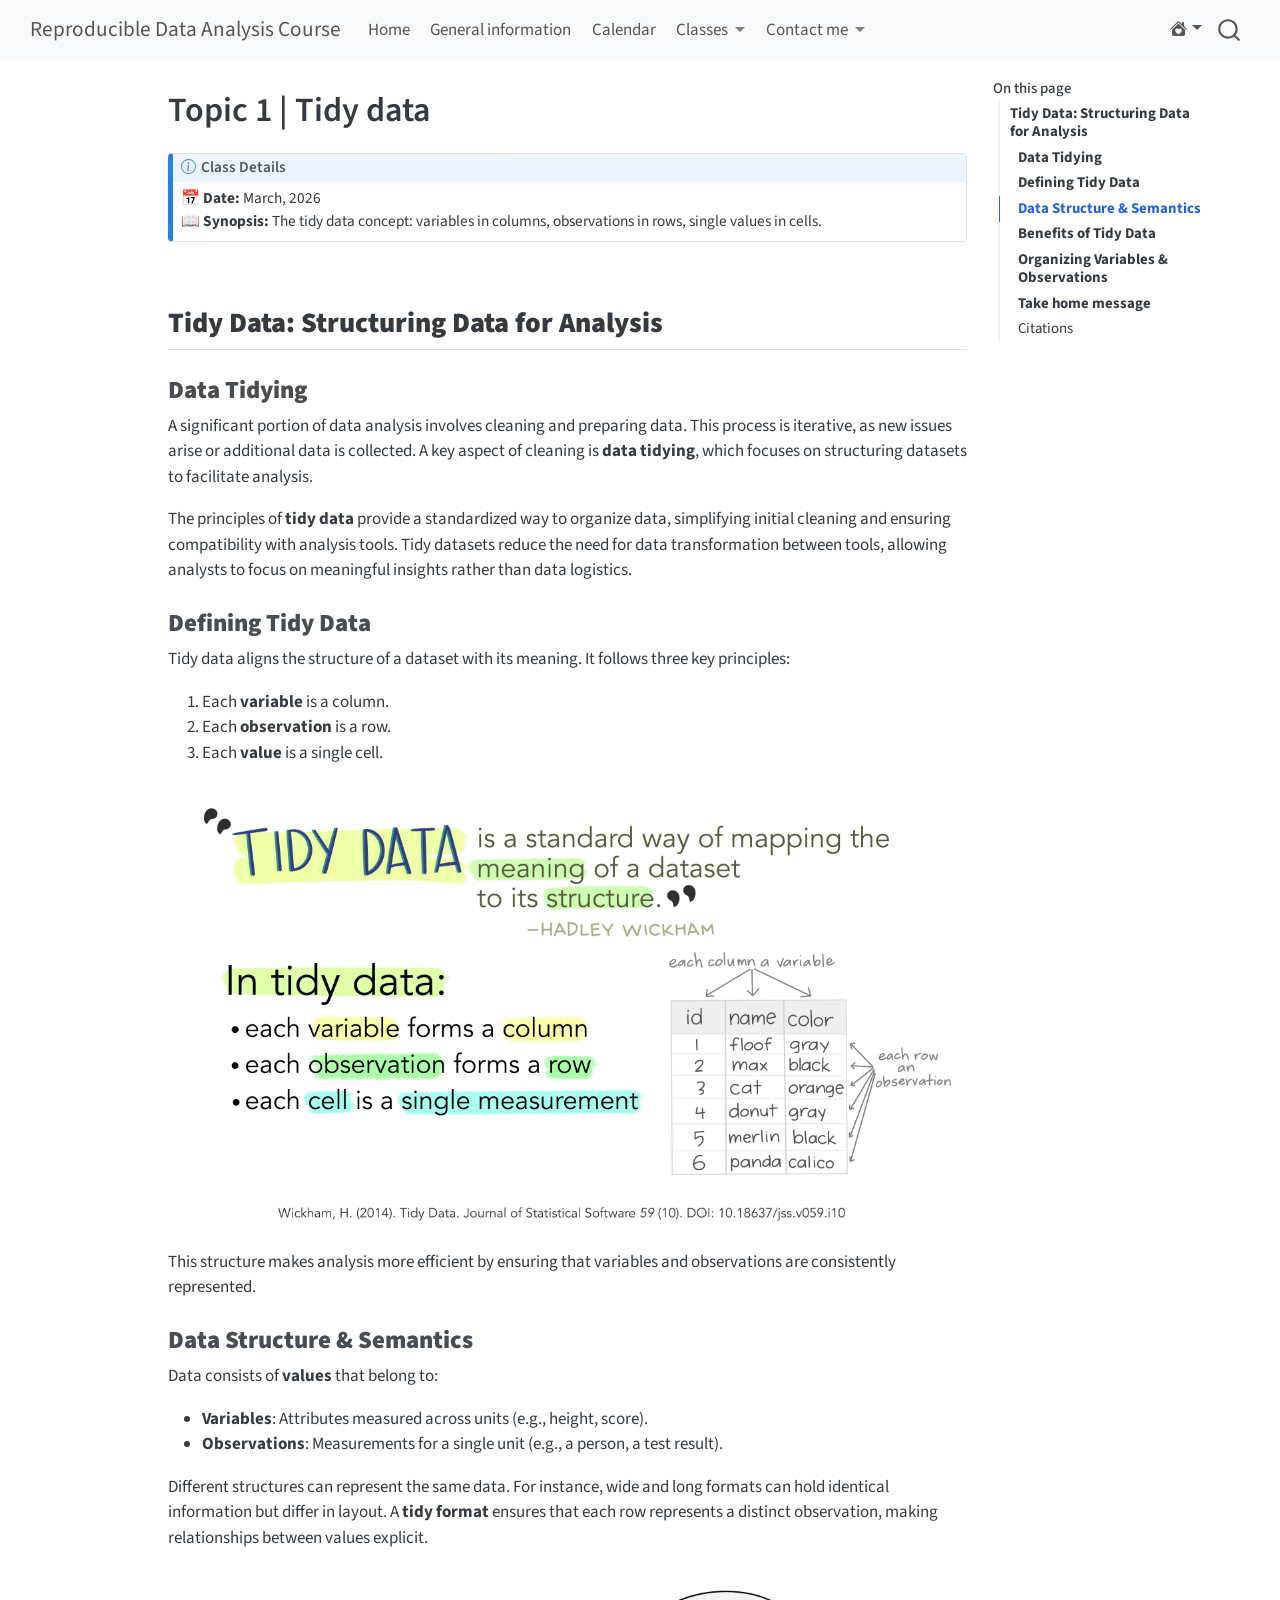
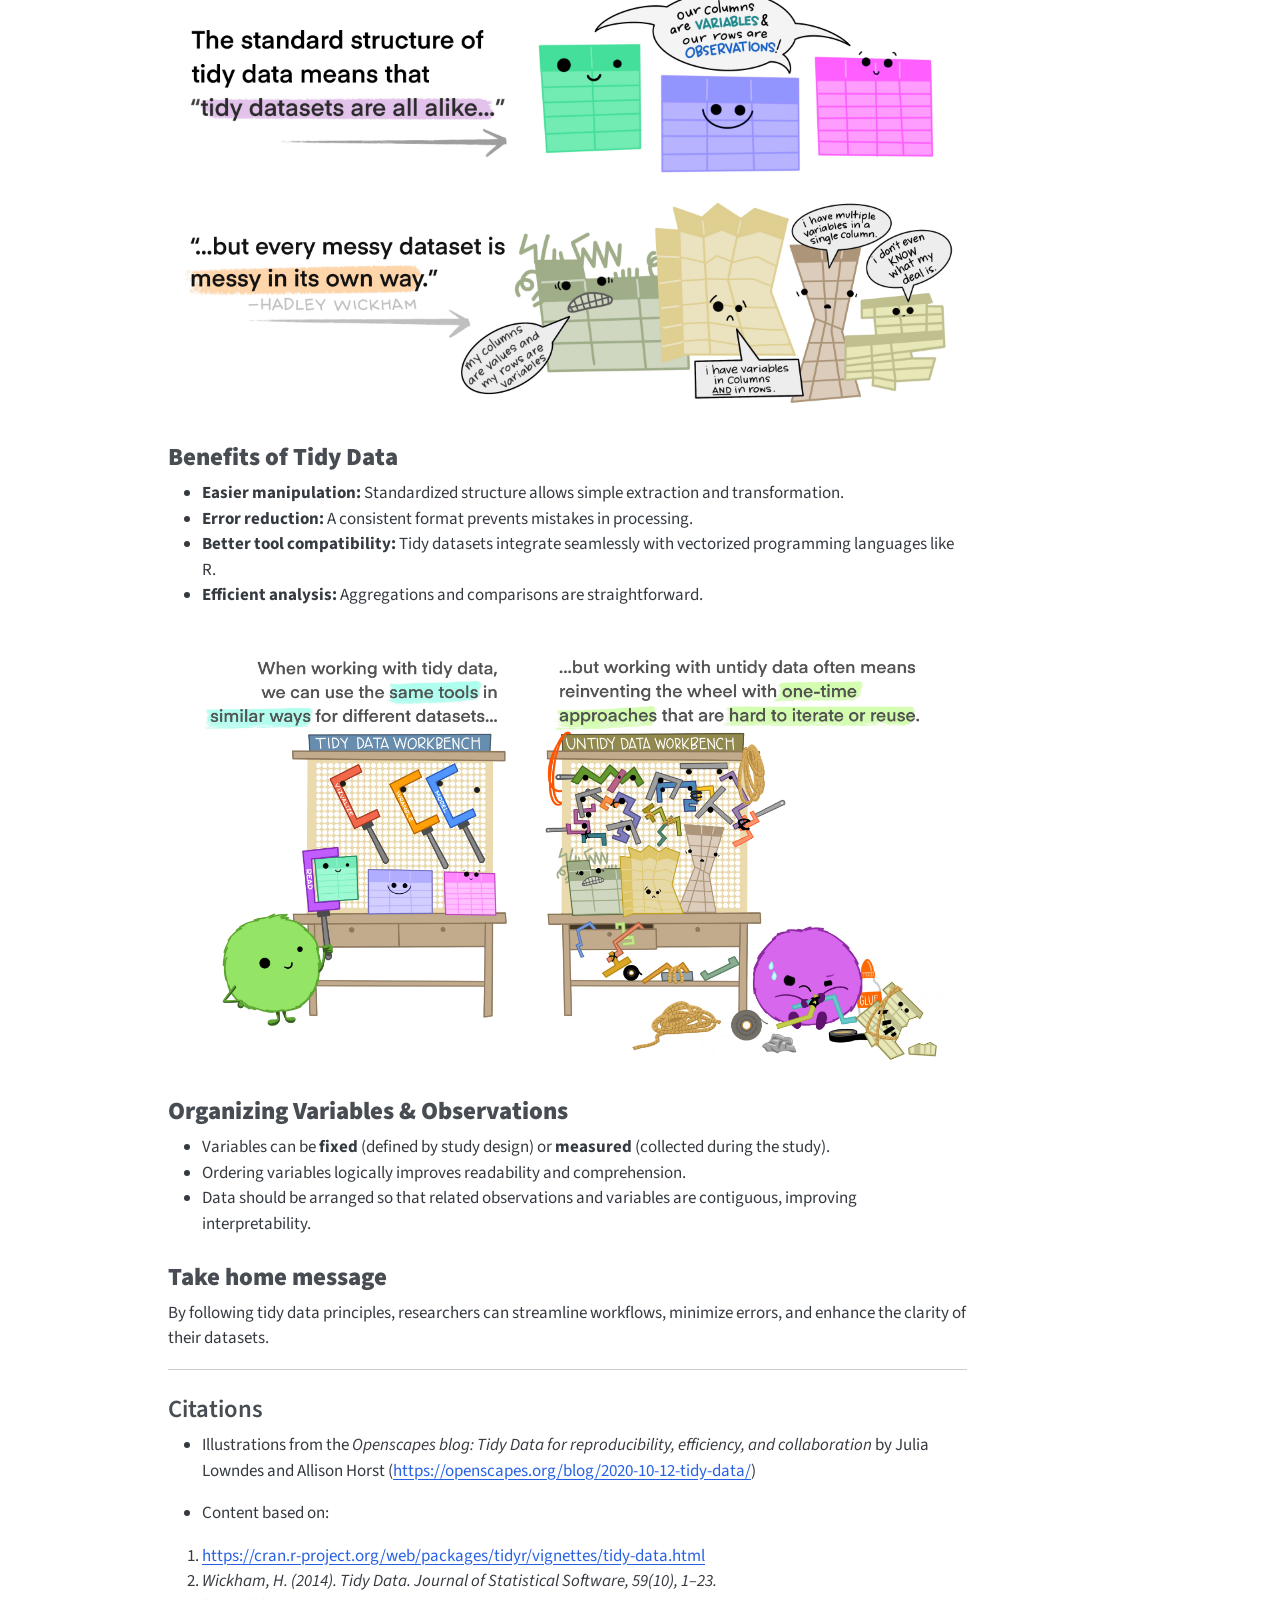
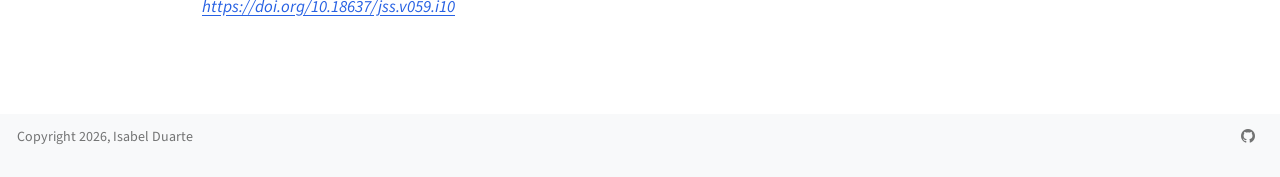
<file: docs/classes/class1.html>
<!DOCTYPE html>
<html xmlns="http://www.w3.org/1999/xhtml" lang="en" xml:lang="en"><head>

<meta charset="utf-8">
<meta name="generator" content="quarto-1.5.57">

<meta name="viewport" content="width=device-width, initial-scale=1.0, user-scalable=yes">


<title>Topic 1 | Tidy data – Reproducible Data Analysis Course</title>
<style>
code{white-space: pre-wrap;}
span.smallcaps{font-variant: small-caps;}
div.columns{display: flex; gap: min(4vw, 1.5em);}
div.column{flex: auto; overflow-x: auto;}
div.hanging-indent{margin-left: 1.5em; text-indent: -1.5em;}
ul.task-list{list-style: none;}
ul.task-list li input[type="checkbox"] {
  width: 0.8em;
  margin: 0 0.8em 0.2em -1em; /* quarto-specific, see https://github.com/quarto-dev/quarto-cli/issues/4556 */ 
  vertical-align: middle;
}
</style>


<script src="../site_libs/quarto-nav/quarto-nav.js"></script>
<script src="../site_libs/quarto-nav/headroom.min.js"></script>
<script src="../site_libs/clipboard/clipboard.min.js"></script>
<script src="../site_libs/quarto-search/autocomplete.umd.js"></script>
<script src="../site_libs/quarto-search/fuse.min.js"></script>
<script src="../site_libs/quarto-search/quarto-search.js"></script>
<meta name="quarto:offset" content="../">
<script src="../site_libs/quarto-html/quarto.js"></script>
<script src="../site_libs/quarto-html/popper.min.js"></script>
<script src="../site_libs/quarto-html/tippy.umd.min.js"></script>
<script src="../site_libs/quarto-html/anchor.min.js"></script>
<link href="../site_libs/quarto-html/tippy.css" rel="stylesheet">
<link href="../site_libs/quarto-html/quarto-syntax-highlighting.css" rel="stylesheet" id="quarto-text-highlighting-styles">
<script src="../site_libs/bootstrap/bootstrap.min.js"></script>
<link href="../site_libs/bootstrap/bootstrap-icons.css" rel="stylesheet">
<link href="../site_libs/bootstrap/bootstrap.min.css" rel="stylesheet" id="quarto-bootstrap" data-mode="light">
<script id="quarto-search-options" type="application/json">{
  "location": "navbar",
  "copy-button": false,
  "collapse-after": 3,
  "panel-placement": "end",
  "type": "overlay",
  "limit": 50,
  "keyboard-shortcut": [
    "f",
    "/",
    "s"
  ],
  "show-item-context": false,
  "language": {
    "search-no-results-text": "No results",
    "search-matching-documents-text": "matching documents",
    "search-copy-link-title": "Copy link to search",
    "search-hide-matches-text": "Hide additional matches",
    "search-more-match-text": "more match in this document",
    "search-more-matches-text": "more matches in this document",
    "search-clear-button-title": "Clear",
    "search-text-placeholder": "",
    "search-detached-cancel-button-title": "Cancel",
    "search-submit-button-title": "Submit",
    "search-label": "Search"
  }
}</script>


</head>

<body class="nav-fixed">

<div id="quarto-search-results"></div>
  <header id="quarto-header" class="headroom fixed-top">
    <nav class="navbar navbar-expand-lg " data-bs-theme="dark">
      <div class="navbar-container container-fluid">
      <div class="navbar-brand-container mx-auto">
    <a class="navbar-brand" href="../index.html">
    <span class="navbar-title">Reproducible Data Analysis Course</span>
    </a>
  </div>
            <div id="quarto-search" class="" title="Search"></div>
          <button class="navbar-toggler" type="button" data-bs-toggle="collapse" data-bs-target="#navbarCollapse" aria-controls="navbarCollapse" role="menu" aria-expanded="false" aria-label="Toggle navigation" onclick="if (window.quartoToggleHeadroom) { window.quartoToggleHeadroom(); }">
  <span class="navbar-toggler-icon"></span>
</button>
          <div class="collapse navbar-collapse" id="navbarCollapse">
            <ul class="navbar-nav navbar-nav-scroll me-auto">
  <li class="nav-item">
    <a class="nav-link" href="../index.html"> 
<span class="menu-text">Home</span></a>
  </li>  
  <li class="nav-item">
    <a class="nav-link" href="../system_setup.html"> 
<span class="menu-text">General information</span></a>
  </li>  
  <li class="nav-item">
    <a class="nav-link" href="../calendar.html"> 
<span class="menu-text">Calendar</span></a>
  </li>  
  <li class="nav-item dropdown ">
    <a class="nav-link dropdown-toggle" href="#" id="nav-menu-classes" role="link" data-bs-toggle="dropdown" aria-expanded="false">
 <span class="menu-text">Classes</span>
    </a>
    <ul class="dropdown-menu" aria-labelledby="nav-menu-classes">    
        <li>
    <a class="dropdown-item" href="../classes/class1.html">
 <span class="dropdown-text">Topic 1 | Tidy data</span></a>
  </li>  
        <li>
    <a class="dropdown-item" href="../classes/class2.html">
 <span class="dropdown-text">Topic 2 | Introduction to R</span></a>
  </li>  
        <li>
    <a class="dropdown-item" href="../classes/class2_advanced_r.html">
 <span class="dropdown-text">Topic 2 | Advanced R</span></a>
  </li>  
        <li>
    <a class="dropdown-item" href="../classes/class3.html">
 <span class="dropdown-text">Topic 3 | Setting Up for Reproducible Data Analysis</span></a>
  </li>  
        <li>
    <a class="dropdown-item" href="../classes/class4.html">
 <span class="dropdown-text">Topic 4 | Understanding and Structuring Your Dataset</span></a>
  </li>  
        <li>
    <a class="dropdown-item" href="../classes/class5.html">
 <span class="dropdown-text">Topic 5 | Exploring Your Data: Summary Statistics and Visualisation</span></a>
  </li>  
        <li>
    <a class="dropdown-item" href="../classes/class6.html">
 <span class="dropdown-text">Topic 6 | Polished Plots, Literate Programming, and the Data Descriptor</span></a>
  </li>  
        <li>
    <a class="dropdown-item" href="../classes/class7.html">
 <span class="dropdown-text">Topic 7 | Finishing Your EDA and Data Descriptor</span></a>
  </li>  
        <li>
    <a class="dropdown-item" href="../classes/class8.html">
 <span class="dropdown-text">Topic 8 | Course Wrap-up</span></a>
  </li>  
    </ul>
  </li>
  <li class="nav-item dropdown ">
    <a class="nav-link dropdown-toggle" href="#" id="nav-menu-contact-me" role="link" data-bs-toggle="dropdown" aria-expanded="false">
 <span class="menu-text">Contact me</span>
    </a>
    <ul class="dropdown-menu" aria-labelledby="nav-menu-contact-me">    
        <li>
    <a class="dropdown-item" href="../contact_me.html">
 <span class="dropdown-text">Contact me</span></a>
  </li>  
    </ul>
  </li>
</ul>
          </div> <!-- /navcollapse -->
            <div class="quarto-navbar-tools">
    <div class="dropdown">
      <a href="" title="" id="quarto-navigation-tool-dropdown-0" class="quarto-navigation-tool dropdown-toggle px-1" data-bs-toggle="dropdown" aria-expanded="false" role="link" aria-label=""><i class="bi bi-house-heart-fill"></i></a>
      <ul class="dropdown-menu" aria-labelledby="quarto-navigation-tool-dropdown-0">
          <li>
            <a class="dropdown-item quarto-navbar-tools-item" href="https://www.ualg.pt/">
            Universidade do Algarve
            </a>
          </li>
      </ul>
    </div>
</div>
      </div> <!-- /container-fluid -->
    </nav>
</header>
<!-- content -->
<div id="quarto-content" class="quarto-container page-columns page-rows-contents page-layout-article page-navbar">
<!-- sidebar -->
<!-- margin-sidebar -->
    <div id="quarto-margin-sidebar" class="sidebar margin-sidebar">
        <nav id="TOC" role="doc-toc" class="toc-active">
    <h2 id="toc-title">On this page</h2>
   
  <ul>
  <li><a href="#tidy-data-structuring-data-for-analysis" id="toc-tidy-data-structuring-data-for-analysis" class="nav-link active" data-scroll-target="#tidy-data-structuring-data-for-analysis"><strong>Tidy Data: Structuring Data for Analysis</strong></a>
  <ul class="collapse">
  <li><a href="#data-tidying" id="toc-data-tidying" class="nav-link" data-scroll-target="#data-tidying"><strong>Data Tidying</strong></a></li>
  <li><a href="#defining-tidy-data" id="toc-defining-tidy-data" class="nav-link" data-scroll-target="#defining-tidy-data"><strong>Defining Tidy Data</strong></a></li>
  <li><a href="#data-structure-semantics" id="toc-data-structure-semantics" class="nav-link" data-scroll-target="#data-structure-semantics"><strong>Data Structure &amp; Semantics</strong></a></li>
  <li><a href="#benefits-of-tidy-data" id="toc-benefits-of-tidy-data" class="nav-link" data-scroll-target="#benefits-of-tidy-data"><strong>Benefits of Tidy Data</strong></a></li>
  <li><a href="#organizing-variables-observations" id="toc-organizing-variables-observations" class="nav-link" data-scroll-target="#organizing-variables-observations"><strong>Organizing Variables &amp; Observations</strong></a></li>
  <li><a href="#take-home-message" id="toc-take-home-message" class="nav-link" data-scroll-target="#take-home-message"><strong>Take home message</strong></a></li>
  <li><a href="#citations" id="toc-citations" class="nav-link" data-scroll-target="#citations">Citations</a></li>
  </ul></li>
  </ul>
</nav>
    </div>
<!-- main -->
<main class="content" id="quarto-document-content">

<header id="title-block-header" class="quarto-title-block default">
<div class="quarto-title">
<h1 class="title">Topic 1 | Tidy data</h1>
</div>



<div class="quarto-title-meta">

    
  
    
  </div>
  


</header>


<div class="callout callout-style-default callout-note callout-titled">
<div class="callout-header d-flex align-content-center">
<div class="callout-icon-container">
<i class="callout-icon"></i>
</div>
<div class="callout-title-container flex-fill">
Class Details
</div>
</div>
<div class="callout-body-container callout-body">
<p>📅 <strong>Date:</strong> March, 2026<br>
📖 <strong>Synopsis:</strong> The tidy data concept: variables in columns, observations in rows, single values in cells.</p>
</div>
</div>
<p><br></p>
<section id="tidy-data-structuring-data-for-analysis" class="level2">
<h2 class="anchored" data-anchor-id="tidy-data-structuring-data-for-analysis"><strong>Tidy Data: Structuring Data for Analysis</strong></h2>
<section id="data-tidying" class="level3">
<h3 class="anchored" data-anchor-id="data-tidying"><strong>Data Tidying</strong></h3>
<p>A significant portion of data analysis involves cleaning and preparing data. This process is iterative, as new issues arise or additional data is collected. A key aspect of cleaning is <strong>data tidying</strong>, which focuses on structuring datasets to facilitate analysis.</p>
<p>The principles of <strong>tidy data</strong> provide a standardized way to organize data, simplifying initial cleaning and ensuring compatibility with analysis tools. Tidy datasets reduce the need for data transformation between tools, allowing analysts to focus on meaningful insights rather than data logistics.</p>
</section>
<section id="defining-tidy-data" class="level3">
<h3 class="anchored" data-anchor-id="defining-tidy-data"><strong>Defining Tidy Data</strong></h3>
<p>Tidy data aligns the structure of a dataset with its meaning. It follows three key principles:</p>
<ol type="1">
<li>Each <strong>variable</strong> is a column.</li>
<li>Each <strong>observation</strong> is a row.</li>
<li>Each <strong>value</strong> is a single cell.</li>
</ol>
<p><img src="../pics/tidydata_1.jpg" class="img-fluid"></p>
<p>This structure makes analysis more efficient by ensuring that variables and observations are consistently represented.</p>
</section>
<section id="data-structure-semantics" class="level3">
<h3 class="anchored" data-anchor-id="data-structure-semantics"><strong>Data Structure &amp; Semantics</strong></h3>
<p>Data consists of <strong>values</strong> that belong to:</p>
<ul>
<li><strong>Variables</strong>: Attributes measured across units (e.g., height, score).</li>
<li><strong>Observations</strong>: Measurements for a single unit (e.g., a person, a test result).</li>
</ul>
<p>Different structures can represent the same data. For instance, wide and long formats can hold identical information but differ in layout. A <strong>tidy format</strong> ensures that each row represents a distinct observation, making relationships between values explicit.</p>
<p><img src="../pics/tidydata_2.jpg" class="img-fluid"></p>
</section>
<section id="benefits-of-tidy-data" class="level3">
<h3 class="anchored" data-anchor-id="benefits-of-tidy-data"><strong>Benefits of Tidy Data</strong></h3>
<ul>
<li><strong>Easier manipulation:</strong> Standardized structure allows simple extraction and transformation.</li>
<li><strong>Error reduction:</strong> A consistent format prevents mistakes in processing.</li>
<li><strong>Better tool compatibility:</strong> Tidy datasets integrate seamlessly with vectorized programming languages like R.</li>
<li><strong>Efficient analysis:</strong> Aggregations and comparisons are straightforward.</li>
</ul>
<p><img src="../pics/tidydata_3.jpg" class="img-fluid"></p>
</section>
<section id="organizing-variables-observations" class="level3">
<h3 class="anchored" data-anchor-id="organizing-variables-observations"><strong>Organizing Variables &amp; Observations</strong></h3>
<ul>
<li>Variables can be <strong>fixed</strong> (defined by study design) or <strong>measured</strong> (collected during the study).</li>
<li>Ordering variables logically improves readability and comprehension.</li>
<li>Data should be arranged so that related observations and variables are contiguous, improving interpretability.</li>
</ul>
</section>
<section id="take-home-message" class="level3">
<h3 class="anchored" data-anchor-id="take-home-message"><strong>Take home message</strong></h3>
<p>By following tidy data principles, researchers can streamline workflows, minimize errors, and enhance the clarity of their datasets.</p>
<hr>
</section>
<section id="citations" class="level3">
<h3 class="anchored" data-anchor-id="citations">Citations</h3>
<ul>
<li><p>Illustrations from the <em>Openscapes blog: Tidy Data for reproducibility, efficiency, and collaboration</em> by Julia Lowndes and Allison Horst (<a href="https://openscapes.org/blog/2020-10-12-tidy-data/" class="uri">https://openscapes.org/blog/2020-10-12-tidy-data/</a>)</p></li>
<li><p>Content based on:</p></li>
</ul>
<ol type="1">
<li><a href="https://cran.r-project.org/web/packages/tidyr/vignettes/tidy-data.html" class="uri">https://cran.r-project.org/web/packages/tidyr/vignettes/tidy-data.html</a></li>
<li><em>Wickham, H. (2014). Tidy Data. Journal of Statistical Software, 59(10), 1–23. <a href="https://doi.org/10.18637/jss.v059.i10" class="uri">https://doi.org/10.18637/jss.v059.i10</a></em></li>
</ol>


</section>
</section>

<a onclick="window.scrollTo(0, 0); return false;" role="button" id="quarto-back-to-top"><i class="bi bi-arrow-up"></i> Back to top</a></main> <!-- /main -->
<script id="quarto-html-after-body" type="application/javascript">
window.document.addEventListener("DOMContentLoaded", function (event) {
  const toggleBodyColorMode = (bsSheetEl) => {
    const mode = bsSheetEl.getAttribute("data-mode");
    const bodyEl = window.document.querySelector("body");
    if (mode === "dark") {
      bodyEl.classList.add("quarto-dark");
      bodyEl.classList.remove("quarto-light");
    } else {
      bodyEl.classList.add("quarto-light");
      bodyEl.classList.remove("quarto-dark");
    }
  }
  const toggleBodyColorPrimary = () => {
    const bsSheetEl = window.document.querySelector("link#quarto-bootstrap");
    if (bsSheetEl) {
      toggleBodyColorMode(bsSheetEl);
    }
  }
  toggleBodyColorPrimary();  
  const icon = "";
  const anchorJS = new window.AnchorJS();
  anchorJS.options = {
    placement: 'right',
    icon: icon
  };
  anchorJS.add('.anchored');
  const isCodeAnnotation = (el) => {
    for (const clz of el.classList) {
      if (clz.startsWith('code-annotation-')) {                     
        return true;
      }
    }
    return false;
  }
  const onCopySuccess = function(e) {
    // button target
    const button = e.trigger;
    // don't keep focus
    button.blur();
    // flash "checked"
    button.classList.add('code-copy-button-checked');
    var currentTitle = button.getAttribute("title");
    button.setAttribute("title", "Copied!");
    let tooltip;
    if (window.bootstrap) {
      button.setAttribute("data-bs-toggle", "tooltip");
      button.setAttribute("data-bs-placement", "left");
      button.setAttribute("data-bs-title", "Copied!");
      tooltip = new bootstrap.Tooltip(button, 
        { trigger: "manual", 
          customClass: "code-copy-button-tooltip",
          offset: [0, -8]});
      tooltip.show();    
    }
    setTimeout(function() {
      if (tooltip) {
        tooltip.hide();
        button.removeAttribute("data-bs-title");
        button.removeAttribute("data-bs-toggle");
        button.removeAttribute("data-bs-placement");
      }
      button.setAttribute("title", currentTitle);
      button.classList.remove('code-copy-button-checked');
    }, 1000);
    // clear code selection
    e.clearSelection();
  }
  const getTextToCopy = function(trigger) {
      const codeEl = trigger.previousElementSibling.cloneNode(true);
      for (const childEl of codeEl.children) {
        if (isCodeAnnotation(childEl)) {
          childEl.remove();
        }
      }
      return codeEl.innerText;
  }
  const clipboard = new window.ClipboardJS('.code-copy-button:not([data-in-quarto-modal])', {
    text: getTextToCopy
  });
  clipboard.on('success', onCopySuccess);
  if (window.document.getElementById('quarto-embedded-source-code-modal')) {
    // For code content inside modals, clipBoardJS needs to be initialized with a container option
    // TODO: Check when it could be a function (https://github.com/zenorocha/clipboard.js/issues/860)
    const clipboardModal = new window.ClipboardJS('.code-copy-button[data-in-quarto-modal]', {
      text: getTextToCopy,
      container: window.document.getElementById('quarto-embedded-source-code-modal')
    });
    clipboardModal.on('success', onCopySuccess);
  }
    var localhostRegex = new RegExp(/^(?:http|https):\/\/localhost\:?[0-9]*\//);
    var mailtoRegex = new RegExp(/^mailto:/);
      var filterRegex = new RegExp('/' + window.location.host + '/');
    var isInternal = (href) => {
        return filterRegex.test(href) || localhostRegex.test(href) || mailtoRegex.test(href);
    }
    // Inspect non-navigation links and adorn them if external
 	var links = window.document.querySelectorAll('a[href]:not(.nav-link):not(.navbar-brand):not(.toc-action):not(.sidebar-link):not(.sidebar-item-toggle):not(.pagination-link):not(.no-external):not([aria-hidden]):not(.dropdown-item):not(.quarto-navigation-tool):not(.about-link)');
    for (var i=0; i<links.length; i++) {
      const link = links[i];
      if (!isInternal(link.href)) {
        // undo the damage that might have been done by quarto-nav.js in the case of
        // links that we want to consider external
        if (link.dataset.originalHref !== undefined) {
          link.href = link.dataset.originalHref;
        }
      }
    }
  function tippyHover(el, contentFn, onTriggerFn, onUntriggerFn) {
    const config = {
      allowHTML: true,
      maxWidth: 500,
      delay: 100,
      arrow: false,
      appendTo: function(el) {
          return el.parentElement;
      },
      interactive: true,
      interactiveBorder: 10,
      theme: 'quarto',
      placement: 'bottom-start',
    };
    if (contentFn) {
      config.content = contentFn;
    }
    if (onTriggerFn) {
      config.onTrigger = onTriggerFn;
    }
    if (onUntriggerFn) {
      config.onUntrigger = onUntriggerFn;
    }
    window.tippy(el, config); 
  }
  const noterefs = window.document.querySelectorAll('a[role="doc-noteref"]');
  for (var i=0; i<noterefs.length; i++) {
    const ref = noterefs[i];
    tippyHover(ref, function() {
      // use id or data attribute instead here
      let href = ref.getAttribute('data-footnote-href') || ref.getAttribute('href');
      try { href = new URL(href).hash; } catch {}
      const id = href.replace(/^#\/?/, "");
      const note = window.document.getElementById(id);
      if (note) {
        return note.innerHTML;
      } else {
        return "";
      }
    });
  }
  const xrefs = window.document.querySelectorAll('a.quarto-xref');
  const processXRef = (id, note) => {
    // Strip column container classes
    const stripColumnClz = (el) => {
      el.classList.remove("page-full", "page-columns");
      if (el.children) {
        for (const child of el.children) {
          stripColumnClz(child);
        }
      }
    }
    stripColumnClz(note)
    if (id === null || id.startsWith('sec-')) {
      // Special case sections, only their first couple elements
      const container = document.createElement("div");
      if (note.children && note.children.length > 2) {
        container.appendChild(note.children[0].cloneNode(true));
        for (let i = 1; i < note.children.length; i++) {
          const child = note.children[i];
          if (child.tagName === "P" && child.innerText === "") {
            continue;
          } else {
            container.appendChild(child.cloneNode(true));
            break;
          }
        }
        if (window.Quarto?.typesetMath) {
          window.Quarto.typesetMath(container);
        }
        return container.innerHTML
      } else {
        if (window.Quarto?.typesetMath) {
          window.Quarto.typesetMath(note);
        }
        return note.innerHTML;
      }
    } else {
      // Remove any anchor links if they are present
      const anchorLink = note.querySelector('a.anchorjs-link');
      if (anchorLink) {
        anchorLink.remove();
      }
      if (window.Quarto?.typesetMath) {
        window.Quarto.typesetMath(note);
      }
      // TODO in 1.5, we should make sure this works without a callout special case
      if (note.classList.contains("callout")) {
        return note.outerHTML;
      } else {
        return note.innerHTML;
      }
    }
  }
  for (var i=0; i<xrefs.length; i++) {
    const xref = xrefs[i];
    tippyHover(xref, undefined, function(instance) {
      instance.disable();
      let url = xref.getAttribute('href');
      let hash = undefined; 
      if (url.startsWith('#')) {
        hash = url;
      } else {
        try { hash = new URL(url).hash; } catch {}
      }
      if (hash) {
        const id = hash.replace(/^#\/?/, "");
        const note = window.document.getElementById(id);
        if (note !== null) {
          try {
            const html = processXRef(id, note.cloneNode(true));
            instance.setContent(html);
          } finally {
            instance.enable();
            instance.show();
          }
        } else {
          // See if we can fetch this
          fetch(url.split('#')[0])
          .then(res => res.text())
          .then(html => {
            const parser = new DOMParser();
            const htmlDoc = parser.parseFromString(html, "text/html");
            const note = htmlDoc.getElementById(id);
            if (note !== null) {
              const html = processXRef(id, note);
              instance.setContent(html);
            } 
          }).finally(() => {
            instance.enable();
            instance.show();
          });
        }
      } else {
        // See if we can fetch a full url (with no hash to target)
        // This is a special case and we should probably do some content thinning / targeting
        fetch(url)
        .then(res => res.text())
        .then(html => {
          const parser = new DOMParser();
          const htmlDoc = parser.parseFromString(html, "text/html");
          const note = htmlDoc.querySelector('main.content');
          if (note !== null) {
            // This should only happen for chapter cross references
            // (since there is no id in the URL)
            // remove the first header
            if (note.children.length > 0 && note.children[0].tagName === "HEADER") {
              note.children[0].remove();
            }
            const html = processXRef(null, note);
            instance.setContent(html);
          } 
        }).finally(() => {
          instance.enable();
          instance.show();
        });
      }
    }, function(instance) {
    });
  }
      let selectedAnnoteEl;
      const selectorForAnnotation = ( cell, annotation) => {
        let cellAttr = 'data-code-cell="' + cell + '"';
        let lineAttr = 'data-code-annotation="' +  annotation + '"';
        const selector = 'span[' + cellAttr + '][' + lineAttr + ']';
        return selector;
      }
      const selectCodeLines = (annoteEl) => {
        const doc = window.document;
        const targetCell = annoteEl.getAttribute("data-target-cell");
        const targetAnnotation = annoteEl.getAttribute("data-target-annotation");
        const annoteSpan = window.document.querySelector(selectorForAnnotation(targetCell, targetAnnotation));
        const lines = annoteSpan.getAttribute("data-code-lines").split(",");
        const lineIds = lines.map((line) => {
          return targetCell + "-" + line;
        })
        let top = null;
        let height = null;
        let parent = null;
        if (lineIds.length > 0) {
            //compute the position of the single el (top and bottom and make a div)
            const el = window.document.getElementById(lineIds[0]);
            top = el.offsetTop;
            height = el.offsetHeight;
            parent = el.parentElement.parentElement;
          if (lineIds.length > 1) {
            const lastEl = window.document.getElementById(lineIds[lineIds.length - 1]);
            const bottom = lastEl.offsetTop + lastEl.offsetHeight;
            height = bottom - top;
          }
          if (top !== null && height !== null && parent !== null) {
            // cook up a div (if necessary) and position it 
            let div = window.document.getElementById("code-annotation-line-highlight");
            if (div === null) {
              div = window.document.createElement("div");
              div.setAttribute("id", "code-annotation-line-highlight");
              div.style.position = 'absolute';
              parent.appendChild(div);
            }
            div.style.top = top - 2 + "px";
            div.style.height = height + 4 + "px";
            div.style.left = 0;
            let gutterDiv = window.document.getElementById("code-annotation-line-highlight-gutter");
            if (gutterDiv === null) {
              gutterDiv = window.document.createElement("div");
              gutterDiv.setAttribute("id", "code-annotation-line-highlight-gutter");
              gutterDiv.style.position = 'absolute';
              const codeCell = window.document.getElementById(targetCell);
              const gutter = codeCell.querySelector('.code-annotation-gutter');
              gutter.appendChild(gutterDiv);
            }
            gutterDiv.style.top = top - 2 + "px";
            gutterDiv.style.height = height + 4 + "px";
          }
          selectedAnnoteEl = annoteEl;
        }
      };
      const unselectCodeLines = () => {
        const elementsIds = ["code-annotation-line-highlight", "code-annotation-line-highlight-gutter"];
        elementsIds.forEach((elId) => {
          const div = window.document.getElementById(elId);
          if (div) {
            div.remove();
          }
        });
        selectedAnnoteEl = undefined;
      };
        // Handle positioning of the toggle
    window.addEventListener(
      "resize",
      throttle(() => {
        elRect = undefined;
        if (selectedAnnoteEl) {
          selectCodeLines(selectedAnnoteEl);
        }
      }, 10)
    );
    function throttle(fn, ms) {
    let throttle = false;
    let timer;
      return (...args) => {
        if(!throttle) { // first call gets through
            fn.apply(this, args);
            throttle = true;
        } else { // all the others get throttled
            if(timer) clearTimeout(timer); // cancel #2
            timer = setTimeout(() => {
              fn.apply(this, args);
              timer = throttle = false;
            }, ms);
        }
      };
    }
      // Attach click handler to the DT
      const annoteDls = window.document.querySelectorAll('dt[data-target-cell]');
      for (const annoteDlNode of annoteDls) {
        annoteDlNode.addEventListener('click', (event) => {
          const clickedEl = event.target;
          if (clickedEl !== selectedAnnoteEl) {
            unselectCodeLines();
            const activeEl = window.document.querySelector('dt[data-target-cell].code-annotation-active');
            if (activeEl) {
              activeEl.classList.remove('code-annotation-active');
            }
            selectCodeLines(clickedEl);
            clickedEl.classList.add('code-annotation-active');
          } else {
            // Unselect the line
            unselectCodeLines();
            clickedEl.classList.remove('code-annotation-active');
          }
        });
      }
  const findCites = (el) => {
    const parentEl = el.parentElement;
    if (parentEl) {
      const cites = parentEl.dataset.cites;
      if (cites) {
        return {
          el,
          cites: cites.split(' ')
        };
      } else {
        return findCites(el.parentElement)
      }
    } else {
      return undefined;
    }
  };
  var bibliorefs = window.document.querySelectorAll('a[role="doc-biblioref"]');
  for (var i=0; i<bibliorefs.length; i++) {
    const ref = bibliorefs[i];
    const citeInfo = findCites(ref);
    if (citeInfo) {
      tippyHover(citeInfo.el, function() {
        var popup = window.document.createElement('div');
        citeInfo.cites.forEach(function(cite) {
          var citeDiv = window.document.createElement('div');
          citeDiv.classList.add('hanging-indent');
          citeDiv.classList.add('csl-entry');
          var biblioDiv = window.document.getElementById('ref-' + cite);
          if (biblioDiv) {
            citeDiv.innerHTML = biblioDiv.innerHTML;
          }
          popup.appendChild(citeDiv);
        });
        return popup.innerHTML;
      });
    }
  }
});
</script>
</div> <!-- /content -->
<footer class="footer">
  <div class="nav-footer">
    <div class="nav-footer-left">
<p>Copyright 2026, Isabel Duarte</p>
</div>   
    <div class="nav-footer-center">
      &nbsp;
    </div>
    <div class="nav-footer-right">
      <ul class="footer-items list-unstyled">
    <li class="nav-item compact">
    <a class="nav-link" href="https://github.com/instructr/ualg.rep.data.analysis.2026">
      <i class="bi bi-github" role="img">
</i> 
    </a>
  </li>  
</ul>
    </div>
  </div>
</footer>




</body></html>
</file>
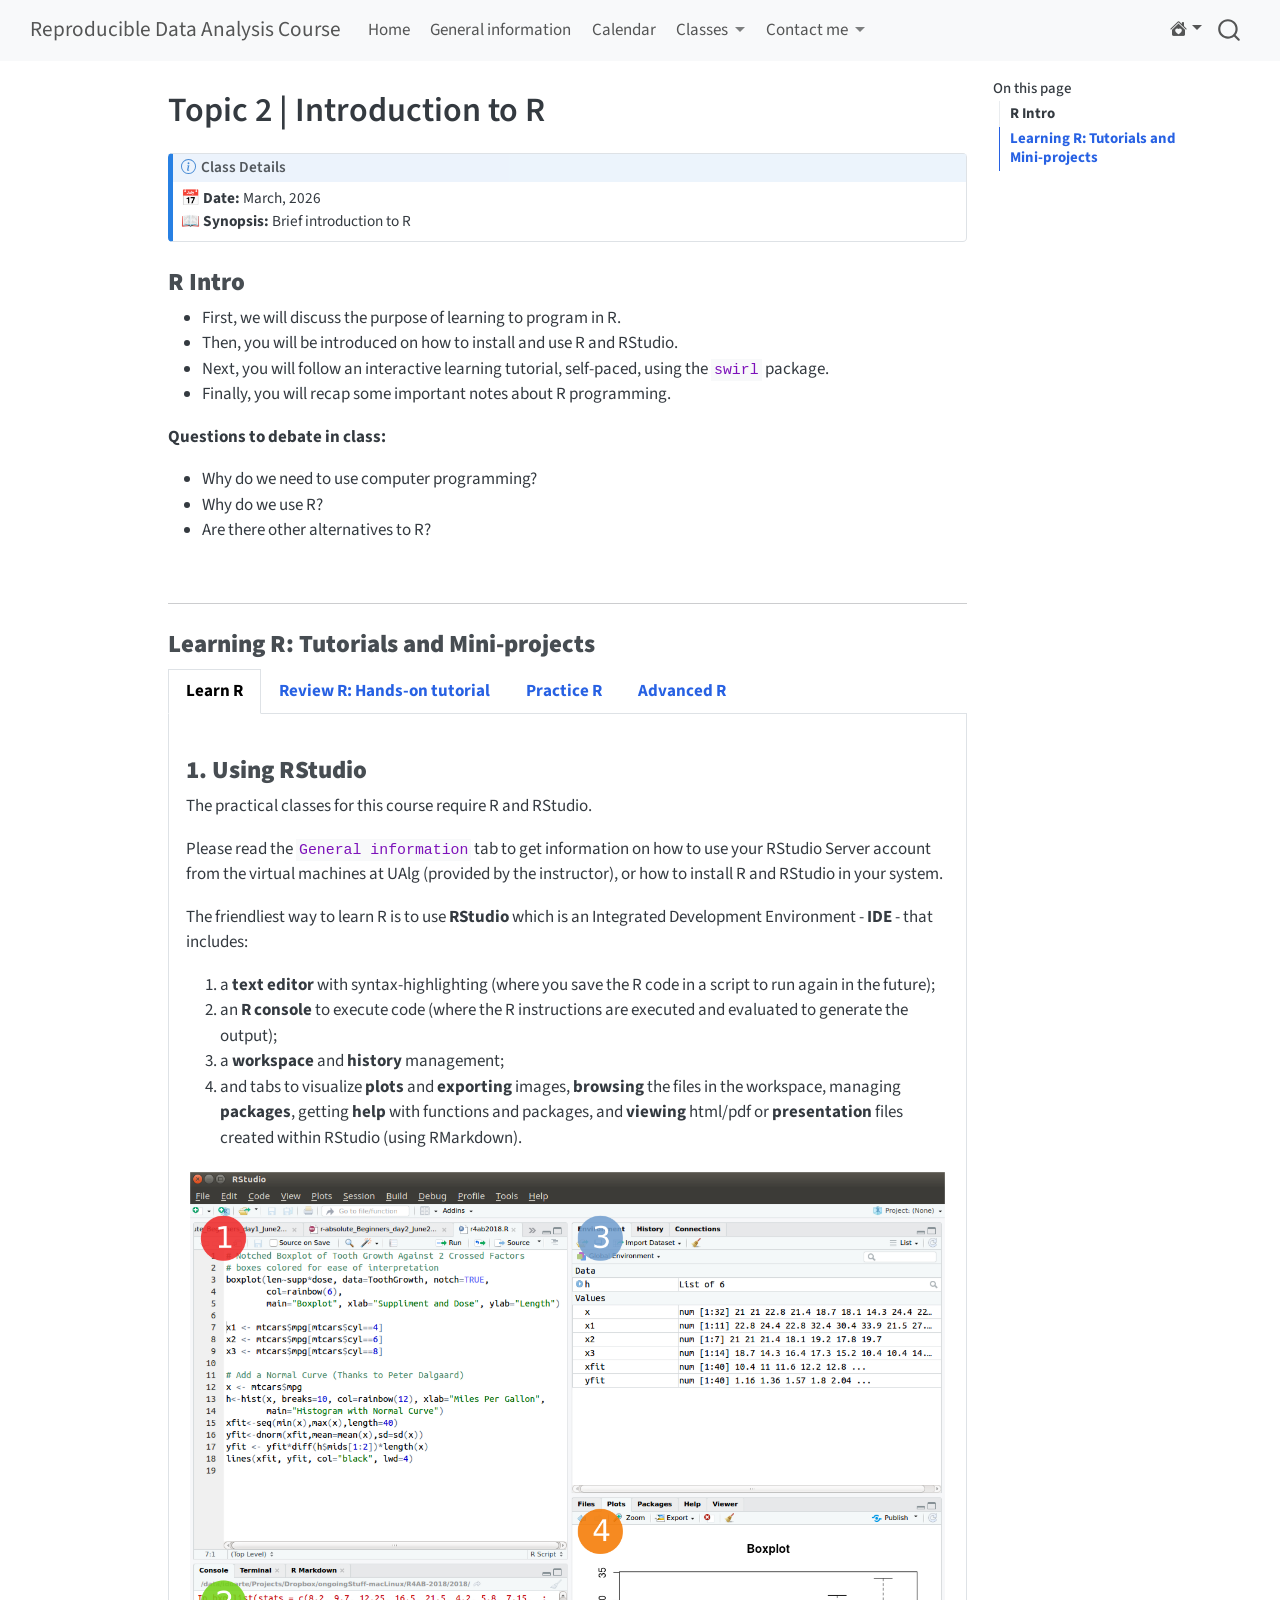
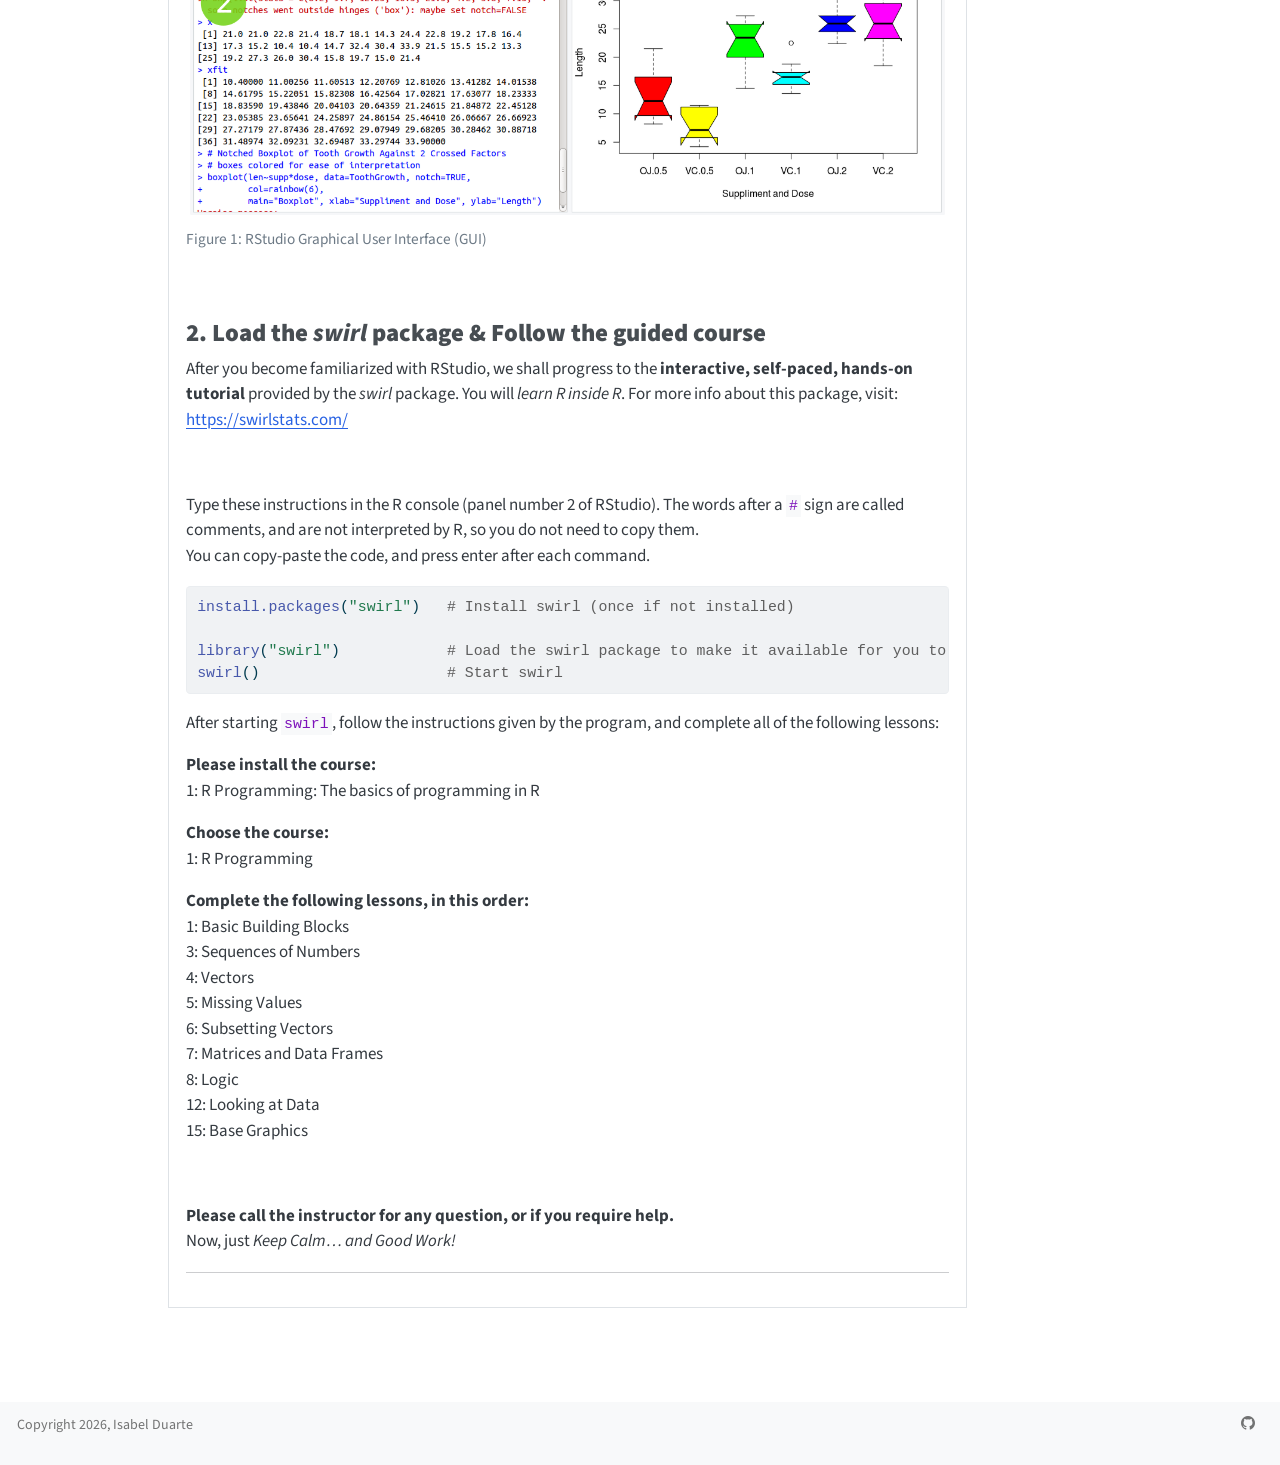
<file: docs/classes/class2.html>
<!DOCTYPE html>
<html xmlns="http://www.w3.org/1999/xhtml" lang="en" xml:lang="en"><head>

<meta charset="utf-8">
<meta name="generator" content="quarto-1.5.57">

<meta name="viewport" content="width=device-width, initial-scale=1.0, user-scalable=yes">


<title>Topic 2 | Introduction to R – Reproducible Data Analysis Course</title>
<style>
code{white-space: pre-wrap;}
span.smallcaps{font-variant: small-caps;}
div.columns{display: flex; gap: min(4vw, 1.5em);}
div.column{flex: auto; overflow-x: auto;}
div.hanging-indent{margin-left: 1.5em; text-indent: -1.5em;}
ul.task-list{list-style: none;}
ul.task-list li input[type="checkbox"] {
  width: 0.8em;
  margin: 0 0.8em 0.2em -1em; /* quarto-specific, see https://github.com/quarto-dev/quarto-cli/issues/4556 */ 
  vertical-align: middle;
}
/* CSS for syntax highlighting */
pre > code.sourceCode { white-space: pre; position: relative; }
pre > code.sourceCode > span { line-height: 1.25; }
pre > code.sourceCode > span:empty { height: 1.2em; }
.sourceCode { overflow: visible; }
code.sourceCode > span { color: inherit; text-decoration: inherit; }
div.sourceCode { margin: 1em 0; }
pre.sourceCode { margin: 0; }
@media screen {
div.sourceCode { overflow: auto; }
}
@media print {
pre > code.sourceCode { white-space: pre-wrap; }
pre > code.sourceCode > span { display: inline-block; text-indent: -5em; padding-left: 5em; }
}
pre.numberSource code
  { counter-reset: source-line 0; }
pre.numberSource code > span
  { position: relative; left: -4em; counter-increment: source-line; }
pre.numberSource code > span > a:first-child::before
  { content: counter(source-line);
    position: relative; left: -1em; text-align: right; vertical-align: baseline;
    border: none; display: inline-block;
    -webkit-touch-callout: none; -webkit-user-select: none;
    -khtml-user-select: none; -moz-user-select: none;
    -ms-user-select: none; user-select: none;
    padding: 0 4px; width: 4em;
  }
pre.numberSource { margin-left: 3em;  padding-left: 4px; }
div.sourceCode
  {   }
@media screen {
pre > code.sourceCode > span > a:first-child::before { text-decoration: underline; }
}
</style>


<script src="../site_libs/quarto-nav/quarto-nav.js"></script>
<script src="../site_libs/quarto-nav/headroom.min.js"></script>
<script src="../site_libs/clipboard/clipboard.min.js"></script>
<script src="../site_libs/quarto-search/autocomplete.umd.js"></script>
<script src="../site_libs/quarto-search/fuse.min.js"></script>
<script src="../site_libs/quarto-search/quarto-search.js"></script>
<meta name="quarto:offset" content="../">
<script src="../site_libs/quarto-html/quarto.js"></script>
<script src="../site_libs/quarto-html/popper.min.js"></script>
<script src="../site_libs/quarto-html/tippy.umd.min.js"></script>
<script src="../site_libs/quarto-html/anchor.min.js"></script>
<link href="../site_libs/quarto-html/tippy.css" rel="stylesheet">
<link href="../site_libs/quarto-html/quarto-syntax-highlighting.css" rel="stylesheet" id="quarto-text-highlighting-styles">
<script src="../site_libs/bootstrap/bootstrap.min.js"></script>
<link href="../site_libs/bootstrap/bootstrap-icons.css" rel="stylesheet">
<link href="../site_libs/bootstrap/bootstrap.min.css" rel="stylesheet" id="quarto-bootstrap" data-mode="light">
<script id="quarto-search-options" type="application/json">{
  "location": "navbar",
  "copy-button": false,
  "collapse-after": 3,
  "panel-placement": "end",
  "type": "overlay",
  "limit": 50,
  "keyboard-shortcut": [
    "f",
    "/",
    "s"
  ],
  "show-item-context": false,
  "language": {
    "search-no-results-text": "No results",
    "search-matching-documents-text": "matching documents",
    "search-copy-link-title": "Copy link to search",
    "search-hide-matches-text": "Hide additional matches",
    "search-more-match-text": "more match in this document",
    "search-more-matches-text": "more matches in this document",
    "search-clear-button-title": "Clear",
    "search-text-placeholder": "",
    "search-detached-cancel-button-title": "Cancel",
    "search-submit-button-title": "Submit",
    "search-label": "Search"
  }
}</script>


</head>

<body class="nav-fixed">

<div id="quarto-search-results"></div>
  <header id="quarto-header" class="headroom fixed-top">
    <nav class="navbar navbar-expand-lg " data-bs-theme="dark">
      <div class="navbar-container container-fluid">
      <div class="navbar-brand-container mx-auto">
    <a class="navbar-brand" href="../index.html">
    <span class="navbar-title">Reproducible Data Analysis Course</span>
    </a>
  </div>
            <div id="quarto-search" class="" title="Search"></div>
          <button class="navbar-toggler" type="button" data-bs-toggle="collapse" data-bs-target="#navbarCollapse" aria-controls="navbarCollapse" role="menu" aria-expanded="false" aria-label="Toggle navigation" onclick="if (window.quartoToggleHeadroom) { window.quartoToggleHeadroom(); }">
  <span class="navbar-toggler-icon"></span>
</button>
          <div class="collapse navbar-collapse" id="navbarCollapse">
            <ul class="navbar-nav navbar-nav-scroll me-auto">
  <li class="nav-item">
    <a class="nav-link" href="../index.html"> 
<span class="menu-text">Home</span></a>
  </li>  
  <li class="nav-item">
    <a class="nav-link" href="../system_setup.html"> 
<span class="menu-text">General information</span></a>
  </li>  
  <li class="nav-item">
    <a class="nav-link" href="../calendar.html"> 
<span class="menu-text">Calendar</span></a>
  </li>  
  <li class="nav-item dropdown ">
    <a class="nav-link dropdown-toggle" href="#" id="nav-menu-classes" role="link" data-bs-toggle="dropdown" aria-expanded="false">
 <span class="menu-text">Classes</span>
    </a>
    <ul class="dropdown-menu" aria-labelledby="nav-menu-classes">    
        <li>
    <a class="dropdown-item" href="../classes/class1.html">
 <span class="dropdown-text">Topic 1 | Tidy data</span></a>
  </li>  
        <li>
    <a class="dropdown-item" href="../classes/class2.html">
 <span class="dropdown-text">Topic 2 | Introduction to R</span></a>
  </li>  
        <li>
    <a class="dropdown-item" href="../classes/class2_advanced_r.html">
 <span class="dropdown-text">Topic 2 | Advanced R</span></a>
  </li>  
        <li>
    <a class="dropdown-item" href="../classes/class3.html">
 <span class="dropdown-text">Topic 3 | Setting Up for Reproducible Data Analysis</span></a>
  </li>  
        <li>
    <a class="dropdown-item" href="../classes/class4.html">
 <span class="dropdown-text">Topic 4 | Understanding and Structuring Your Dataset</span></a>
  </li>  
        <li>
    <a class="dropdown-item" href="../classes/class5.html">
 <span class="dropdown-text">Topic 5 | Exploring Your Data: Summary Statistics and Visualisation</span></a>
  </li>  
        <li>
    <a class="dropdown-item" href="../classes/class6.html">
 <span class="dropdown-text">Topic 6 | Polished Plots, Literate Programming, and the Data Descriptor</span></a>
  </li>  
        <li>
    <a class="dropdown-item" href="../classes/class7.html">
 <span class="dropdown-text">Topic 7 | Finishing Your EDA and Data Descriptor</span></a>
  </li>  
        <li>
    <a class="dropdown-item" href="../classes/class8.html">
 <span class="dropdown-text">Topic 8 | Course Wrap-up</span></a>
  </li>  
    </ul>
  </li>
  <li class="nav-item dropdown ">
    <a class="nav-link dropdown-toggle" href="#" id="nav-menu-contact-me" role="link" data-bs-toggle="dropdown" aria-expanded="false">
 <span class="menu-text">Contact me</span>
    </a>
    <ul class="dropdown-menu" aria-labelledby="nav-menu-contact-me">    
        <li>
    <a class="dropdown-item" href="../contact_me.html">
 <span class="dropdown-text">Contact me</span></a>
  </li>  
    </ul>
  </li>
</ul>
          </div> <!-- /navcollapse -->
            <div class="quarto-navbar-tools">
    <div class="dropdown">
      <a href="" title="" id="quarto-navigation-tool-dropdown-0" class="quarto-navigation-tool dropdown-toggle px-1" data-bs-toggle="dropdown" aria-expanded="false" role="link" aria-label=""><i class="bi bi-house-heart-fill"></i></a>
      <ul class="dropdown-menu" aria-labelledby="quarto-navigation-tool-dropdown-0">
          <li>
            <a class="dropdown-item quarto-navbar-tools-item" href="https://www.ualg.pt/">
            Universidade do Algarve
            </a>
          </li>
      </ul>
    </div>
</div>
      </div> <!-- /container-fluid -->
    </nav>
</header>
<!-- content -->
<div id="quarto-content" class="quarto-container page-columns page-rows-contents page-layout-article page-navbar">
<!-- sidebar -->
<!-- margin-sidebar -->
    <div id="quarto-margin-sidebar" class="sidebar margin-sidebar">
        <nav id="TOC" role="doc-toc" class="toc-active">
    <h2 id="toc-title">On this page</h2>
   
  <ul>
  <li><a href="#r-intro" id="toc-r-intro" class="nav-link active" data-scroll-target="#r-intro"><strong>R Intro</strong></a></li>
  <li><a href="#learning-r-tutorials-and-mini-projects" id="toc-learning-r-tutorials-and-mini-projects" class="nav-link" data-scroll-target="#learning-r-tutorials-and-mini-projects"><strong>Learning R: Tutorials and Mini-projects</strong></a></li>
  </ul>
</nav>
    </div>
<!-- main -->
<main class="content" id="quarto-document-content">

<header id="title-block-header" class="quarto-title-block default">
<div class="quarto-title">
<h1 class="title">Topic 2 | Introduction to R</h1>
</div>



<div class="quarto-title-meta">

    
  
    
  </div>
  


</header>


<div class="callout callout-style-default callout-note callout-titled">
<div class="callout-header d-flex align-content-center">
<div class="callout-icon-container">
<i class="callout-icon"></i>
</div>
<div class="callout-title-container flex-fill">
Class Details
</div>
</div>
<div class="callout-body-container callout-body">
<p>📅 <strong>Date:</strong> March, 2026<br>
📖 <strong>Synopsis:</strong> Brief introduction to R</p>
</div>
</div>
<section id="r-intro" class="level3">
<h3 class="anchored" data-anchor-id="r-intro"><strong>R Intro</strong></h3>
<ul>
<li>First, we will discuss the purpose of learning to program in R.</li>
<li>Then, you will be introduced on how to install and use R and RStudio.</li>
<li>Next, you will follow an interactive learning tutorial, self-paced, using the <code>swirl</code> package.</li>
<li>Finally, you will recap some important notes about R programming.</li>
</ul>
<p><strong>Questions to debate in class:</strong></p>
<ul>
<li>Why do we need to use computer programming?<br>
</li>
<li>Why do we use R?<br>
</li>
<li>Are there other alternatives to R?</li>
</ul>
<p><br></p>
<hr>
</section>
<section id="learning-r-tutorials-and-mini-projects" class="level3">
<h3 class="anchored"><strong>Learning R: Tutorials and Mini-projects</strong></h3>
<div class="tabset-margin-container"></div><div class="panel-tabset">
<ul class="nav nav-tabs" role="tablist"><li class="nav-item" role="presentation"><a class="nav-link active" id="tabset-1-1-tab" data-bs-toggle="tab" data-bs-target="#tabset-1-1" role="tab" aria-controls="tabset-1-1" aria-selected="true"><strong>Learn R</strong></a></li><li class="nav-item" role="presentation"><a class="nav-link" id="tabset-1-2-tab" data-bs-toggle="tab" data-bs-target="#tabset-1-2" role="tab" aria-controls="tabset-1-2" aria-selected="false"><strong>Review R: Hands-on tutorial</strong></a></li><li class="nav-item" role="presentation"><a class="nav-link" id="tabset-1-3-tab" data-bs-toggle="tab" data-bs-target="#tabset-1-3" role="tab" aria-controls="tabset-1-3" aria-selected="false"><strong>Practice R</strong></a></li><li class="nav-item" role="presentation"><a class="nav-link" id="tabset-1-4-tab" data-bs-toggle="tab" data-bs-target="#tabset-1-4" role="tab" aria-controls="tabset-1-4" aria-selected="false"><strong>Advanced R</strong></a></li></ul>
<div class="tab-content">
<div id="tabset-1-1" class="tab-pane active" role="tabpanel" aria-labelledby="tabset-1-1-tab">
<section id="using-rstudio" class="level3">
<h3 class="anchored" data-anchor-id="using-rstudio"><strong>1. Using RStudio</strong></h3>
<p>The practical classes for this course require R and RStudio.</p>
<p>Please read the <code>General information</code> tab to get information on how to use your RStudio Server account from the virtual machines at UAlg (provided by the instructor), or how to install R and RStudio in your system.</p>
<p>The friendliest way to learn R is to use <strong>RStudio</strong> which is an Integrated Development Environment - <strong>IDE</strong> - that includes:</p>
<ol type="1">
<li>a <strong>text editor</strong> with syntax-highlighting (where you save the R code in a script to run again in the future);</li>
<li>an <strong>R console</strong> to execute code (where the R instructions are executed and evaluated to generate the output);</li>
<li>a <strong>workspace</strong> and <strong>history</strong> management;</li>
<li>and tabs to visualize <strong>plots</strong> and <strong>exporting</strong> images, <strong>browsing</strong> the files in the workspace, managing <strong>packages</strong>, getting <strong>help</strong> with functions and packages, and <strong>viewing</strong> html/pdf or <strong>presentation</strong> files created within RStudio (using RMarkdown).</li>
</ol>
<div class="quarto-figure quarto-figure-center">
<figure class="figure">
<p><img src="../pics/rstudio-ide-2018.png" class="img-fluid figure-img"></p>
<figcaption>Figure 1: RStudio Graphical User Interface (GUI)</figcaption>
</figure>
</div>
<p><br></p>
</section>
<section id="load-the-swirl-package-follow-the-guided-course" class="level3">
<h3 class="anchored" data-anchor-id="load-the-swirl-package-follow-the-guided-course"><strong>2. Load the <em>swirl</em> package &amp; Follow the guided course</strong></h3>
<p>After you become familiarized with RStudio, we shall progress to the <strong>interactive, self-paced, hands-on tutorial</strong> provided by the <em>swirl</em> package. You will <em>learn R inside R</em>. For more info about this package, visit: <a href="https://swirlstats.com/" class="uri">https://swirlstats.com/</a></p>
<p><br></p>
<p>Type these instructions in the R console (panel number 2 of RStudio). The words after a <code>#</code> sign are called comments, and are not interpreted by R, so you do not need to copy them.<br>
You can copy-paste the code, and press enter after each command.</p>
<div class="cell">
<div class="sourceCode cell-code" id="cb1"><pre class="sourceCode r code-with-copy"><code class="sourceCode r"><span id="cb1-1"><a href="#cb1-1" aria-hidden="true" tabindex="-1"></a><span class="fu">install.packages</span>(<span class="st">"swirl"</span>)   <span class="co"># Install swirl (once if not installed)</span></span>
<span id="cb1-2"><a href="#cb1-2" aria-hidden="true" tabindex="-1"></a></span>
<span id="cb1-3"><a href="#cb1-3" aria-hidden="true" tabindex="-1"></a><span class="fu">library</span>(<span class="st">"swirl"</span>)            <span class="co"># Load the swirl package to make it available for you to use</span></span>
<span id="cb1-4"><a href="#cb1-4" aria-hidden="true" tabindex="-1"></a><span class="fu">swirl</span>()                     <span class="co"># Start swirl</span></span></code><button title="Copy to Clipboard" class="code-copy-button"><i class="bi"></i></button></pre></div>
</div>
<p>After starting <code>swirl</code>, follow the instructions given by the program, and complete all of the following lessons:</p>
<p><strong>Please install the course:</strong><br>
1: R Programming: The basics of programming in R</p>
<p><strong>Choose the course:</strong><br>
1: R Programming</p>
<p><strong>Complete the following lessons, in this order:</strong><br>
1: Basic Building Blocks<br>
3: Sequences of Numbers<br>
4: Vectors<br>
5: Missing Values<br>
6: Subsetting Vectors<br>
7: Matrices and Data Frames<br>
8: Logic<br>
12: Looking at Data<br>
15: Base Graphics</p>
<p><br></p>
<p><strong>Please call the instructor for any question, or if you require help.</strong><br>
Now, just <em>Keep Calm… and Good Work!</em></p>
<hr>
</section>
</div>
<div id="tabset-1-2" class="tab-pane" role="tabpanel" aria-labelledby="tabset-1-2-tab">
<p>If you already have some knowledge of R, but need to refresh your memory, your are in the right place!</p>
<section id="hands-on-tutorial" class="level2">
<h2 class="anchored" data-anchor-id="hands-on-tutorial"><strong>Hands-on Tutorial</strong></h2>
<p><strong>Welcome</strong></p>
<p>Learning a programming language is much like learning a spoken language: you need to understand the grammar before you can write good sentences, and <strong>fluency comes with practice</strong>. R is no different. This tutorial introduces you to the foundational concepts of R one step at a time, building each new idea on the previous one.</p>
<p>By the end of this tutorial you will be comfortable with:</p>
<ul>
<li>Setting up a reproducible working environment in RStudio</li>
<li>Understanding R’s core syntax and operators</li>
<li>Working with R’s five fundamental data structures</li>
<li>Controlling the flow of a program with loops and conditionals</li>
<li>Writing your own functions</li>
<li>Loading data from files and saving results</li>
<li>Using a selection of R’s most useful built-in functions</li>
</ul>
<div class="callout callout-style-default callout-note callout-titled">
<div class="callout-header d-flex align-content-center">
<div class="callout-icon-container">
<i class="callout-icon"></i>
</div>
<div class="callout-title-container flex-fill">
Note
</div>
</div>
<div class="callout-body-container callout-body">
<p>This tutorial assumes you have used R before at a basic level - you know what a variable is and have run at least a few commands. If you have never opened R or RStudio, go to the learn R tab first, and follow the <code>swirl</code> course.</p>
</div>
</div>
<section id="setting-up-your-workspace" class="level3">
<h3 class="anchored" data-anchor-id="setting-up-your-workspace">Setting up Your Workspace</h3>
<section id="rstudio-as-your-r-environment" class="level4">
<h4 class="anchored" data-anchor-id="rstudio-as-your-r-environment"><strong>RStudio as Your R Environment</strong></h4>
<p>RStudio is an <strong>Integrated Development Environment</strong> (IDE) built specifically for R. It organises your work into four panes:</p>
<ol type="1">
<li><strong>Source editor</strong> - where you write and save R scripts.</li>
<li><strong>Console</strong> - where R executes commands and shows output.</li>
<li><strong>Environment / History</strong> - shows all objects currently in memory and your command history.</li>
<li><strong>Files / Plots / Packages / Help</strong> - a multi-purpose panel for browsing files, viewing plots, managing packages, and reading documentation.</li>
</ol>
<div class="quarto-figure quarto-figure-center">
<figure class="figure">
<p><img src="../pics/rstudio-ide-2018.png" class="img-fluid figure-img" width="600"></p>
<figcaption>Figure 1: RStudio Graphical User Interface (GUI)</figcaption>
</figure>
</div>
<p>You will spend most of your time in the source editor and the console.</p>
</section>
<section id="creating-an-rstudio-project" class="level4">
<h4 class="anchored" data-anchor-id="creating-an-rstudio-project"><strong>Creating an RStudio Project</strong></h4>
<p>Projects are one of the most useful features in RStudio. They keep all files related to an analysis - data, scripts, and outputs - in one self-contained folder, and they automatically set that folder as your working directory whenever you open the project.</p>
<p>To create a new project:</p>
<pre><code>File &gt; New Project... &gt; New Directory &gt; New Project
Directory name:  r_tutorial
Create project as subdirectory of:  ~/   (or wherever you prefer)
Create Project</code></pre>
<p>Once created, open the project options in the upper-right corner of RStudio and set the following in <strong>R General</strong>:</p>
<pre><code>Restore .RData at startup   -&gt;  No
Save .RData on exit         -&gt;  Ask
Always save history         -&gt;  Yes</code></pre>
<div class="quarto-figure quarto-figure-center">
<figure class="figure">
<p><img src="../pics/projOptions1_2.png" class="img-fluid figure-img" width="400"></p>
<figcaption>Figure 2: Customize Project</figcaption>
</figure>
</div>
<p>Setting “Restore .RData” to <strong>No</strong> is important: it forces your scripts to be self-contained and reproducible, rather than relying on objects left over from a previous session.</p>
</section>
<section id="your-working-directory" class="level4">
<h4 class="anchored" data-anchor-id="your-working-directory"><strong>Your Working Directory</strong></h4>
<p>The working directory is the folder R treats as its “home base” - it is where R looks for files you want to load, and where it saves files you write. Since you are using a project, this is already set for you, but these commands are useful to know:</p>
<div class="cell">
<div class="sourceCode cell-code" id="cb4"><pre class="sourceCode r code-with-copy"><code class="sourceCode r"><span id="cb4-1"><a href="#cb4-1" aria-hidden="true" tabindex="-1"></a><span class="fu">getwd</span>()        <span class="co"># print the current working directory path</span></span>
<span id="cb4-2"><a href="#cb4-2" aria-hidden="true" tabindex="-1"></a><span class="fu">dir</span>()          <span class="co"># list all files in the working directory</span></span>
<span id="cb4-3"><a href="#cb4-3" aria-hidden="true" tabindex="-1"></a><span class="fu">setwd</span>(<span class="st">"~/r_tutorial"</span>)  <span class="co"># manually set the working directory (rarely needed with projects)</span></span></code><button title="Copy to Clipboard" class="code-copy-button"><i class="bi"></i></button></pre></div>
</div>
</section>
<section id="saving-and-quitting" class="level4">
<h4 class="anchored" data-anchor-id="saving-and-quitting"><strong>Saving and Quitting</strong></h4>
<p>R automatically tracks everything you type in <code>.Rhistory</code>, and can save all objects in memory to <code>.RData</code>. When you quit RStudio (via <code>q()</code> or the window close button), it will ask whether to save the workspace:</p>
<div class="cell">
<div class="sourceCode cell-code" id="cb5"><pre class="sourceCode r code-with-copy"><code class="sourceCode r"><span id="cb5-1"><a href="#cb5-1" aria-hidden="true" tabindex="-1"></a><span class="fu">q</span>()</span>
<span id="cb5-2"><a href="#cb5-2" aria-hidden="true" tabindex="-1"></a><span class="co"># Save workspace image to ~/path/to/project/.RData? [y/n/c]:</span></span></code><button title="Copy to Clipboard" class="code-copy-button"><i class="bi"></i></button></pre></div>
</div>
<p>For day-to-day work, it is usually better to answer <strong>n</strong>o and rely on your script to recreate everything. The <code>.RData</code> file is mainly valuable when a computation takes a very long time and you want to preserve the result.</p>
<div class="callout callout-style-default callout-tip callout-titled">
<div class="callout-header d-flex align-content-center" data-bs-toggle="collapse" data-bs-target=".callout-3-contents" aria-controls="callout-3" aria-expanded="false" aria-label="Toggle callout">
<div class="callout-icon-container">
<i class="callout-icon"></i>
</div>
<div class="callout-title-container flex-fill">
Tip
</div>
<div class="callout-btn-toggle d-inline-block border-0 py-1 ps-1 pe-0 float-end"><i class="callout-toggle"></i></div>
</div>
<div id="callout-3" class="callout-3-contents callout-collapse collapse">
<div class="callout-body-container callout-body">
<p>Get into the habit of writing your analysis in a script from the start - not just typing in the console. A good script <em>is</em> your analysis: it documents every step and lets you re-run everything from scratch at any time.</p>
</div>
</div>
</div>
<p><br></p>
</section>
</section>
<section id="packages-extending-what-r-can-do" class="level3">
<h3 class="anchored" data-anchor-id="packages-extending-what-r-can-do">Packages: Extending What R Can Do</h3>
<section id="what-is-a-package" class="level4">
<h4 class="anchored" data-anchor-id="what-is-a-package"><strong>What Is a Package?</strong></h4>
<p>Base R is powerful, but its real strength comes from its ecosystem of <strong>packages</strong> - collections of functions, data, and documentation contributed by the R community. There are currently (in March 2026):</p>
<ul>
<li><strong>23,291 packages</strong> on <a href="https://cran.r-project.org/">CRAN</a>, the main general-purpose repository.</li>
<li><strong>2,361 packages</strong> on <a href="https://www.bioconductor.org/">Bioconductor</a>, focused on bioinformatics and genomics.</li>
</ul>
</section>
<section id="installing-and-loading-packages" class="level4">
<h4 class="anchored" data-anchor-id="installing-and-loading-packages"><strong>Installing and Loading Packages</strong></h4>
<p>You install a package once (it is saved to your computer), and load it at the start of each session (it is read into memory):</p>
<div class="cell">
<div class="sourceCode cell-code" id="cb6"><pre class="sourceCode r code-with-copy"><code class="sourceCode r"><span id="cb6-1"><a href="#cb6-1" aria-hidden="true" tabindex="-1"></a><span class="co"># Install a package from CRAN (only needs to be done once)</span></span>
<span id="cb6-2"><a href="#cb6-2" aria-hidden="true" tabindex="-1"></a><span class="fu">install.packages</span>(<span class="st">"ggplot2"</span>)</span>
<span id="cb6-3"><a href="#cb6-3" aria-hidden="true" tabindex="-1"></a></span>
<span id="cb6-4"><a href="#cb6-4" aria-hidden="true" tabindex="-1"></a><span class="co"># Load the package so its functions are available in this session</span></span>
<span id="cb6-5"><a href="#cb6-5" aria-hidden="true" tabindex="-1"></a><span class="fu">library</span>(ggplot2)</span>
<span id="cb6-6"><a href="#cb6-6" aria-hidden="true" tabindex="-1"></a></span>
<span id="cb6-7"><a href="#cb6-7" aria-hidden="true" tabindex="-1"></a><span class="co"># You can also use a single function without loading the whole package</span></span>
<span id="cb6-8"><a href="#cb6-8" aria-hidden="true" tabindex="-1"></a>ggplot2<span class="sc">::</span><span class="fu">qplot</span>(<span class="dv">1</span><span class="sc">:</span><span class="dv">10</span>, <span class="dv">1</span><span class="sc">:</span><span class="dv">10</span>)</span></code><button title="Copy to Clipboard" class="code-copy-button"><i class="bi"></i></button></pre></div>
</div>
<p>Other installation sources and their functions:</p>
<table class="caption-top table">
<thead>
<tr class="header">
<th>Source</th>
<th>Function</th>
</tr>
</thead>
<tbody>
<tr class="odd">
<td>CRAN</td>
<td><code>install.packages("pkg")</code></td>
</tr>
<tr class="even">
<td>Bioconductor</td>
<td><code>BiocManager::install("pkg")</code></td>
</tr>
<tr class="odd">
<td>GitHub</td>
<td><code>remotes::install_github("u/pkg")</code></td>
</tr>
<tr class="even">
<td>Any of above</td>
<td><code>pak::pkg_install("pkg")</code></td>
</tr>
</tbody>
</table>
</section>
<section id="getting-help" class="level4">
<h4 class="anchored" data-anchor-id="getting-help"><strong>Getting Help</strong></h4>
<p>R has thorough built-in documentation. Learning to use it is one of the best investments you can make early on:</p>
<div class="cell">
<div class="sourceCode cell-code" id="cb7"><pre class="sourceCode r code-with-copy"><code class="sourceCode r"><span id="cb7-1"><a href="#cb7-1" aria-hidden="true" tabindex="-1"></a>?mean                    <span class="co"># help page for a specific function</span></span>
<span id="cb7-2"><a href="#cb7-2" aria-hidden="true" tabindex="-1"></a><span class="fu">help</span>(mean)               <span class="co"># same as above</span></span>
<span id="cb7-3"><a href="#cb7-3" aria-hidden="true" tabindex="-1"></a><span class="fu">help</span>(<span class="at">package =</span> <span class="st">"ggplot2"</span>)  <span class="co"># overview of an entire package</span></span>
<span id="cb7-4"><a href="#cb7-4" aria-hidden="true" tabindex="-1"></a><span class="fu">vignette</span>(<span class="st">"ggplot2"</span>)      <span class="co"># longer worked examples (called vignettes)</span></span></code><button title="Copy to Clipboard" class="code-copy-button"><i class="bi"></i></button></pre></div>
</div>
<div class="callout callout-style-default callout-tip callout-titled">
<div class="callout-header d-flex align-content-center" data-bs-toggle="collapse" data-bs-target=".callout-4-contents" aria-controls="callout-4" aria-expanded="false" aria-label="Toggle callout">
<div class="callout-icon-container">
<i class="callout-icon"></i>
</div>
<div class="callout-title-container flex-fill">
Tip
</div>
<div class="callout-btn-toggle d-inline-block border-0 py-1 ps-1 pe-0 float-end"><i class="callout-toggle"></i></div>
</div>
<div id="callout-4" class="callout-4-contents callout-collapse collapse">
<div class="callout-body-container callout-body">
<p>When you encounter a function you do not recognise, your first instinct should be <code>?function_name</code>. The <strong>Examples</strong> section at the bottom of each help page is usually the fastest way to understand what a function does.</p>
</div>
</div>
</div>
<p><br></p>
</section>
</section>
<section id="operators" class="level3">
<h3 class="anchored" data-anchor-id="operators">Operators</h3>
<p>Operators are the building blocks of R expressions. Before working with complex data structures, you need to understand how R evaluates expressions.</p>
<section id="arithmetic-operators" class="level4">
<h4 class="anchored" data-anchor-id="arithmetic-operators"><strong>Arithmetic Operators</strong></h4>
<p>R works as a very capable calculator:</p>
<table class="caption-top table">
<thead>
<tr class="header">
<th>Operator</th>
<th>Meaning</th>
<th>Example</th>
<th>Result</th>
</tr>
</thead>
<tbody>
<tr class="odd">
<td><code>+</code></td>
<td>Addition</td>
<td><code>3 + 4</code></td>
<td><code>7</code></td>
</tr>
<tr class="even">
<td><code>-</code></td>
<td>Subtraction</td>
<td><code>10 - 3</code></td>
<td><code>7</code></td>
</tr>
<tr class="odd">
<td><code>*</code></td>
<td>Multiplication</td>
<td><code>3 * 4</code></td>
<td><code>12</code></td>
</tr>
<tr class="even">
<td><code>/</code></td>
<td>Division</td>
<td><code>7 / 2</code></td>
<td><code>3.5</code></td>
</tr>
<tr class="odd">
<td><code>^</code></td>
<td>Exponentiation</td>
<td><code>2 ^ 8</code></td>
<td><code>256</code></td>
</tr>
</tbody>
</table>
<div class="cell">
<div class="sourceCode cell-code" id="cb8"><pre class="sourceCode r code-with-copy"><code class="sourceCode r"><span id="cb8-1"><a href="#cb8-1" aria-hidden="true" tabindex="-1"></a><span class="dv">3</span> <span class="sc">+</span> <span class="dv">4</span></span>
<span id="cb8-2"><a href="#cb8-2" aria-hidden="true" tabindex="-1"></a><span class="dv">10</span> <span class="sc">-</span> <span class="dv">3</span></span>
<span id="cb8-3"><a href="#cb8-3" aria-hidden="true" tabindex="-1"></a><span class="dv">3</span> <span class="sc">*</span> <span class="dv">4</span></span>
<span id="cb8-4"><a href="#cb8-4" aria-hidden="true" tabindex="-1"></a><span class="dv">7</span> <span class="sc">/</span> <span class="dv">2</span></span>
<span id="cb8-5"><a href="#cb8-5" aria-hidden="true" tabindex="-1"></a><span class="dv">2</span> <span class="sc">^</span> <span class="dv">8</span></span></code><button title="Copy to Clipboard" class="code-copy-button"><i class="bi"></i></button></pre></div>
</div>
</section>
<section id="assignment-operators" class="level4">
<h4 class="anchored" data-anchor-id="assignment-operators"><strong>Assignment Operators</strong></h4>
<p>In R, you store values in named objects using the <strong>assignment operator</strong> <code>&lt;-</code>. Think of it as the arrow pointing a value into a container you are labelling:</p>
<div class="cell">
<div class="sourceCode cell-code" id="cb9"><pre class="sourceCode r code-with-copy"><code class="sourceCode r"><span id="cb9-1"><a href="#cb9-1" aria-hidden="true" tabindex="-1"></a>x <span class="ot">&lt;-</span> <span class="dv">7</span>      <span class="co"># store the number 7 in an object called x</span></span>
<span id="cb9-2"><a href="#cb9-2" aria-hidden="true" tabindex="-1"></a>x           <span class="co"># typing the name prints its value</span></span>
<span id="cb9-3"><a href="#cb9-3" aria-hidden="true" tabindex="-1"></a></span>
<span id="cb9-4"><a href="#cb9-4" aria-hidden="true" tabindex="-1"></a>y <span class="ot">&lt;-</span> <span class="dv">9</span></span>
<span id="cb9-5"><a href="#cb9-5" aria-hidden="true" tabindex="-1"></a>z <span class="ot">&lt;-</span> <span class="dv">3</span></span>
<span id="cb9-6"><a href="#cb9-6" aria-hidden="true" tabindex="-1"></a></span>
<span id="cb9-7"><a href="#cb9-7" aria-hidden="true" tabindex="-1"></a><span class="dv">42</span> <span class="ot">-&gt;</span> lue   <span class="co"># right-pointing arrow: value goes to the right</span></span>
<span id="cb9-8"><a href="#cb9-8" aria-hidden="true" tabindex="-1"></a>x <span class="ot">-&gt;</span>  xx    <span class="co"># x (which holds 7) is copied into xx</span></span>
<span id="cb9-9"><a href="#cb9-9" aria-hidden="true" tabindex="-1"></a></span>
<span id="cb9-10"><a href="#cb9-10" aria-hidden="true" tabindex="-1"></a>my_variable <span class="ot">&lt;-</span> <span class="dv">5</span></span></code><button title="Copy to Clipboard" class="code-copy-button"><i class="bi"></i></button></pre></div>
</div>
<div class="callout callout-style-default callout-note callout-titled">
<div class="callout-header d-flex align-content-center" data-bs-toggle="collapse" data-bs-target=".callout-5-contents" aria-controls="callout-5" aria-expanded="false" aria-label="Toggle callout">
<div class="callout-icon-container">
<i class="callout-icon"></i>
</div>
<div class="callout-title-container flex-fill">
Note
</div>
<div class="callout-btn-toggle d-inline-block border-0 py-1 ps-1 pe-0 float-end"><i class="callout-toggle"></i></div>
</div>
<div id="callout-5" class="callout-5-contents callout-collapse collapse">
<div class="callout-body-container callout-body">
<p>You will also see <code>=</code> used for assignment. It works in most situations, but <code>&lt;-</code> is the conventional R style and is unambiguous. This tutorial uses <code>&lt;-</code> throughout.</p>
</div>
</div>
</div>
</section>
<section id="comparison-operators" class="level4">
<h4 class="anchored" data-anchor-id="comparison-operators"><strong>Comparison Operators</strong></h4>
<p>These compare two values and always return <code>TRUE</code> or <code>FALSE</code>:</p>
<table class="caption-top table">
<thead>
<tr class="header">
<th>Operator</th>
<th>Meaning</th>
</tr>
</thead>
<tbody>
<tr class="odd">
<td><code>==</code></td>
<td>Equal to</td>
</tr>
<tr class="even">
<td><code>!=</code></td>
<td>Not equal to</td>
</tr>
<tr class="odd">
<td><code>&lt;</code></td>
<td>Less than</td>
</tr>
<tr class="even">
<td><code>&gt;</code></td>
<td>Greater than</td>
</tr>
<tr class="odd">
<td><code>&lt;=</code></td>
<td>Less than or equal</td>
</tr>
<tr class="even">
<td><code>&gt;=</code></td>
<td>Greater than or equal</td>
</tr>
</tbody>
</table>
<div class="cell">
<div class="sourceCode cell-code" id="cb10"><pre class="sourceCode r code-with-copy"><code class="sourceCode r"><span id="cb10-1"><a href="#cb10-1" aria-hidden="true" tabindex="-1"></a><span class="dv">1</span> <span class="sc">==</span> <span class="dv">1</span>           <span class="co"># TRUE</span></span>
<span id="cb10-2"><a href="#cb10-2" aria-hidden="true" tabindex="-1"></a><span class="dv">1</span> <span class="sc">!=</span> <span class="dv">1</span>           <span class="co"># FALSE</span></span>
<span id="cb10-3"><a href="#cb10-3" aria-hidden="true" tabindex="-1"></a>x <span class="sc">&gt;</span> <span class="dv">3</span>            <span class="co"># TRUE  (x is 7)</span></span>
<span id="cb10-4"><a href="#cb10-4" aria-hidden="true" tabindex="-1"></a>y <span class="sc">&lt;=</span> <span class="dv">9</span>           <span class="co"># TRUE  (y is 9)</span></span>
<span id="cb10-5"><a href="#cb10-5" aria-hidden="true" tabindex="-1"></a>my_variable <span class="sc">&lt;</span> z  <span class="co"># FALSE (5 is not less than 3)</span></span></code><button title="Copy to Clipboard" class="code-copy-button"><i class="bi"></i></button></pre></div>
</div>
</section>
<section id="logical-operators" class="level4">
<h4 class="anchored" data-anchor-id="logical-operators"><strong>Logical Operators</strong></h4>
<p>Logical operators combine <code>TRUE</code>/<code>FALSE</code> values:</p>
<table class="caption-top table">
<thead>
<tr class="header">
<th>Operator</th>
<th>Meaning</th>
</tr>
</thead>
<tbody>
<tr class="odd">
<td><code>&amp;</code></td>
<td>AND (vectorised - checks every element)</td>
</tr>
<tr class="even">
<td><code>&amp;&amp;</code></td>
<td>AND (checks only the first element)</td>
</tr>
<tr class="odd">
<td><code>|</code></td>
<td>OR (vectorised)</td>
</tr>
<tr class="even">
<td><code>||</code></td>
<td>OR (checks only the first element)</td>
</tr>
<tr class="odd">
<td><code>!</code></td>
<td>NOT (negation)</td>
</tr>
</tbody>
</table>
<div class="cell">
<div class="sourceCode cell-code" id="cb11"><pre class="sourceCode r code-with-copy"><code class="sourceCode r"><span id="cb11-1"><a href="#cb11-1" aria-hidden="true" tabindex="-1"></a><span class="co"># AND: both conditions must be TRUE</span></span>
<span id="cb11-2"><a href="#cb11-2" aria-hidden="true" tabindex="-1"></a><span class="dv">7</span> <span class="sc">&lt;</span> <span class="dv">9</span> <span class="sc">&amp;</span> <span class="dv">7</span> <span class="sc">&gt;</span> <span class="dv">10</span>    <span class="co"># 7 &lt; 9 is TRUE, but 7 &gt; 10 is FALSE -&gt; result is FALSE</span></span>
<span id="cb11-3"><a href="#cb11-3" aria-hidden="true" tabindex="-1"></a></span>
<span id="cb11-4"><a href="#cb11-4" aria-hidden="true" tabindex="-1"></a><span class="co"># OR: at least one condition must be TRUE</span></span>
<span id="cb11-5"><a href="#cb11-5" aria-hidden="true" tabindex="-1"></a><span class="dv">7</span> <span class="sc">&lt;</span> <span class="dv">9</span> <span class="sc">|</span> <span class="dv">7</span> <span class="sc">&gt;</span> <span class="dv">10</span>    <span class="co"># 7 &lt; 9 is TRUE -&gt; therefore the result is TRUE even if 7 &gt; 10 is FALSE</span></span>
<span id="cb11-6"><a href="#cb11-6" aria-hidden="true" tabindex="-1"></a></span>
<span id="cb11-7"><a href="#cb11-7" aria-hidden="true" tabindex="-1"></a><span class="co"># NOT inverts the result</span></span>
<span id="cb11-8"><a href="#cb11-8" aria-hidden="true" tabindex="-1"></a><span class="sc">!</span>(x <span class="sc">!=</span> y <span class="sc">&amp;</span> my_variable <span class="sc">&lt;=</span> y)   <span class="co"># x is 7; y is 9; my_variable is 3</span></span></code><button title="Copy to Clipboard" class="code-copy-button"><i class="bi"></i></button></pre></div>
</div>
<p>Work through each expression carefully. The ability to combine conditions is essential for filtering data later.</p>
</section>
<section id="the-pipe-operator" class="level4">
<h4 class="anchored" data-anchor-id="the-pipe-operator"><strong>The Pipe Operator</strong></h4>
<p>The pipe <code>|&gt;</code> passes the result of one expression as the first argument to the next. It makes a chain of operations much easier to read:</p>
<div class="cell">
<div class="sourceCode cell-code" id="cb12"><pre class="sourceCode r code-with-copy"><code class="sourceCode r"><span id="cb12-1"><a href="#cb12-1" aria-hidden="true" tabindex="-1"></a><span class="co"># Without the pipe: you read from the inside out</span></span>
<span id="cb12-2"><a href="#cb12-2" aria-hidden="true" tabindex="-1"></a><span class="fu">round</span>(<span class="fu">sqrt</span>(<span class="fu">mean</span>(<span class="fu">c</span>(<span class="dv">5</span>, <span class="dv">10</span>, <span class="dv">15</span>))), <span class="at">digits =</span> <span class="dv">2</span>)</span>
<span id="cb12-3"><a href="#cb12-3" aria-hidden="true" tabindex="-1"></a></span>
<span id="cb12-4"><a href="#cb12-4" aria-hidden="true" tabindex="-1"></a><span class="co"># With the pipe: you read left to right</span></span>
<span id="cb12-5"><a href="#cb12-5" aria-hidden="true" tabindex="-1"></a><span class="fu">c</span>(<span class="dv">5</span>, <span class="dv">10</span>, <span class="dv">15</span>) <span class="sc">|&gt;</span> <span class="fu">mean</span>() <span class="sc">|&gt;</span> <span class="fu">sqrt</span>() <span class="sc">|&gt;</span> <span class="fu">round</span>(<span class="at">digits =</span> <span class="dv">2</span>)</span></code><button title="Copy to Clipboard" class="code-copy-button"><i class="bi"></i></button></pre></div>
</div>
<p>Both produce the same result. The pipe version reads like a sentence: “take this vector, compute its mean, take the square root, then round to 2 decimal places.”</p>
<div class="callout callout-style-default callout-note callout-titled">
<div class="callout-header d-flex align-content-center" data-bs-toggle="collapse" data-bs-target=".callout-6-contents" aria-controls="callout-6" aria-expanded="false" aria-label="Toggle callout">
<div class="callout-icon-container">
<i class="callout-icon"></i>
</div>
<div class="callout-title-container flex-fill">
Note
</div>
<div class="callout-btn-toggle d-inline-block border-0 py-1 ps-1 pe-0 float-end"><i class="callout-toggle"></i></div>
</div>
<div id="callout-6" class="callout-6-contents callout-collapse collapse">
<div class="callout-body-container callout-body">
<p>The native pipe <code>|&gt;</code> was introduced in R 4.1. You may also encounter <code>%&gt;%</code> from the <code>magrittr</code> package, which works similarly. This tutorial uses <code>|&gt;</code>.</p>
</div>
</div>
</div>
<p><br></p>
</section>
</section>
<section id="rs-five-core-data-structures" class="level3">
<h3 class="anchored" data-anchor-id="rs-five-core-data-structures">R’s Five Core Data Structures</h3>
<p>Everything in R is an object, and objects have a <strong>type</strong> (what they store) and a <strong>structure</strong> (how they are organised). The five structures below cover almost everything you will need:</p>
<table class="caption-top table">
<colgroup>
<col style="width: 22%">
<col style="width: 22%">
<col style="width: 31%">
<col style="width: 24%">
</colgroup>
<thead>
<tr class="header">
<th>Structure</th>
<th>Dimensions</th>
<th>Same data type?</th>
<th>Typical use</th>
</tr>
</thead>
<tbody>
<tr class="odd">
<td>Vector</td>
<td>1D</td>
<td>Yes</td>
<td>A column of numbers or text</td>
</tr>
<tr class="even">
<td>Matrix</td>
<td>2D</td>
<td>Yes</td>
<td>Numerical grids, linear algebra</td>
</tr>
<tr class="odd">
<td>Array</td>
<td>n-D</td>
<td>Yes</td>
<td>Multi-dimensional numerical data</td>
</tr>
<tr class="even">
<td>Data frame</td>
<td>2D</td>
<td>No (yes by column)</td>
<td>Tabular datasets</td>
</tr>
<tr class="odd">
<td>List</td>
<td>Any</td>
<td>No</td>
<td>Mixed, nested objects</td>
</tr>
<tr class="even">
<td>Factor*</td>
<td>1D</td>
<td>Yes (levels)</td>
<td>Categorical variables</td>
</tr>
</tbody>
</table>
<p>*Factors are a class built on integer vectors, not a distinct data structure. They are included here because their behaviour differs meaningfully from plain vectors in modelling and plotting contexts.</p>
<div class="quarto-figure quarto-figure-center">
<figure class="figure">
<p><img src="../pics/r-dataStructures.png" class="img-fluid figure-img" width="600"></p>
<figcaption>Figure 3: Basic R data structures.</figcaption>
</figure>
</div>
<section id="vectors" class="level4">
<h4 class="anchored" data-anchor-id="vectors"><strong>Vectors</strong></h4>
<p>A vector is the fundamental building block of R. Every scalar value (a single number or string) is actually a vector of length one.</p>
<p><strong>Creating vectors:</strong></p>
<div class="cell">
<div class="sourceCode cell-code" id="cb13"><pre class="sourceCode r code-with-copy"><code class="sourceCode r"><span id="cb13-1"><a href="#cb13-1" aria-hidden="true" tabindex="-1"></a><span class="co"># c() combines values into a vector</span></span>
<span id="cb13-2"><a href="#cb13-2" aria-hidden="true" tabindex="-1"></a>x <span class="ot">&lt;-</span> <span class="fu">c</span>(<span class="dv">1</span>, <span class="dv">2</span>, <span class="dv">3</span>, <span class="dv">4</span>, <span class="dv">5</span>, <span class="dv">6</span>)</span>
<span id="cb13-3"><a href="#cb13-3" aria-hidden="true" tabindex="-1"></a>x</span>
<span id="cb13-4"><a href="#cb13-4" aria-hidden="true" tabindex="-1"></a><span class="fu">class</span>(x)   <span class="co"># "numeric"</span></span>
<span id="cb13-5"><a href="#cb13-5" aria-hidden="true" tabindex="-1"></a></span>
<span id="cb13-6"><a href="#cb13-6" aria-hidden="true" tabindex="-1"></a>y <span class="ot">&lt;-</span> <span class="st">"a string"</span></span>
<span id="cb13-7"><a href="#cb13-7" aria-hidden="true" tabindex="-1"></a><span class="fu">class</span>(y)   <span class="co"># "character"</span></span>
<span id="cb13-8"><a href="#cb13-8" aria-hidden="true" tabindex="-1"></a></span>
<span id="cb13-9"><a href="#cb13-9" aria-hidden="true" tabindex="-1"></a><span class="co"># Sequences</span></span>
<span id="cb13-10"><a href="#cb13-10" aria-hidden="true" tabindex="-1"></a><span class="fu">seq</span>(<span class="dv">1</span>, <span class="dv">6</span>)                        <span class="co"># 1 2 3 4 5 6</span></span>
<span id="cb13-11"><a href="#cb13-11" aria-hidden="true" tabindex="-1"></a><span class="fu">seq</span>(<span class="at">from =</span> <span class="dv">100</span>, <span class="at">by =</span> <span class="dv">1</span>, <span class="at">length =</span> <span class="dv">5</span>)  <span class="co"># 100 101 102 103 104</span></span>
<span id="cb13-12"><a href="#cb13-12" aria-hidden="true" tabindex="-1"></a><span class="dv">1</span><span class="sc">:</span><span class="dv">6</span>                              <span class="co"># shorthand for seq(1, 6)</span></span>
<span id="cb13-13"><a href="#cb13-13" aria-hidden="true" tabindex="-1"></a><span class="dv">10</span><span class="sc">:</span><span class="dv">1</span>                             <span class="co"># counts backwards</span></span>
<span id="cb13-14"><a href="#cb13-14" aria-hidden="true" tabindex="-1"></a></span>
<span id="cb13-15"><a href="#cb13-15" aria-hidden="true" tabindex="-1"></a><span class="co"># Repetition</span></span>
<span id="cb13-16"><a href="#cb13-16" aria-hidden="true" tabindex="-1"></a><span class="fu">rep</span>(<span class="dv">1</span><span class="sc">:</span><span class="dv">2</span>, <span class="at">times =</span> <span class="dv">3</span>)   <span class="co"># 1 2 1 2 1 2</span></span>
<span id="cb13-17"><a href="#cb13-17" aria-hidden="true" tabindex="-1"></a><span class="fu">rep</span>(<span class="dv">1</span><span class="sc">:</span><span class="dv">2</span>, <span class="at">each =</span> <span class="dv">3</span>)    <span class="co"># 1 1 1 2 2 2  (different behaviour -- try it)</span></span></code><button title="Copy to Clipboard" class="code-copy-button"><i class="bi"></i></button></pre></div>
</div>
<p><strong>Vectorised arithmetic:</strong></p>
<p>One of R’s greatest strengths is that operations apply to all elements of a vector simultaneously - no loops needed:</p>
<div class="cell">
<div class="sourceCode cell-code" id="cb14"><pre class="sourceCode r code-with-copy"><code class="sourceCode r"><span id="cb14-1"><a href="#cb14-1" aria-hidden="true" tabindex="-1"></a><span class="dv">1</span><span class="sc">:</span><span class="dv">3</span> <span class="sc">+</span> <span class="dv">10</span><span class="sc">:</span><span class="dv">12</span>   <span class="co"># element-wise: 11 13 15</span></span>
<span id="cb14-2"><a href="#cb14-2" aria-hidden="true" tabindex="-1"></a></span>
<span id="cb14-3"><a href="#cb14-3" aria-hidden="true" tabindex="-1"></a>x <span class="ot">&lt;-</span> <span class="fu">c</span>(<span class="dv">1</span>, <span class="dv">2</span>, <span class="dv">3</span>, <span class="dv">4</span>, <span class="dv">5</span>, <span class="dv">6</span>)</span>
<span id="cb14-4"><a href="#cb14-4" aria-hidden="true" tabindex="-1"></a>x <span class="sc">+</span> <span class="dv">10</span>        <span class="co"># 10 is recycled to match x's length: 11 12 13 14 15 16</span></span>
<span id="cb14-5"><a href="#cb14-5" aria-hidden="true" tabindex="-1"></a><span class="fu">c</span>(<span class="dv">70</span>, <span class="dv">80</span>) <span class="sc">+</span> x <span class="co"># 70 80 are recycled: 71 82 73 84 75 86</span></span></code><button title="Copy to Clipboard" class="code-copy-button"><i class="bi"></i></button></pre></div>
</div>
<div class="callout callout-style-default callout-warning callout-titled">
<div class="callout-header d-flex align-content-center" data-bs-toggle="collapse" data-bs-target=".callout-7-contents" aria-controls="callout-7" aria-expanded="false" aria-label="Toggle callout">
<div class="callout-icon-container">
<i class="callout-icon"></i>
</div>
<div class="callout-title-container flex-fill">
Warning
</div>
<div class="callout-btn-toggle d-inline-block border-0 py-1 ps-1 pe-0 float-end"><i class="callout-toggle"></i></div>
</div>
<div id="callout-7" class="callout-7-contents callout-collapse collapse">
<div class="callout-body-container callout-body">
<p>When vectors of different lengths are combined, R <strong>recycles</strong> the shorter one. If the longer vector’s length is not a multiple of the shorter one’s length, R completes the operation but also prints a warning. The warning is not an error - the result is still returned - but it signals that the recycling may not be intentional.</p>
</div>
</div>
</div>
<p><strong>Subsetting vectors:</strong></p>
<p>You extract elements from a vector using square brackets <code>[]</code>. R uses <strong>1-based indexing</strong> (this means that the first element is at position 1, not 0):</p>
<div class="cell">
<div class="sourceCode cell-code" id="cb15"><pre class="sourceCode r code-with-copy"><code class="sourceCode r"><span id="cb15-1"><a href="#cb15-1" aria-hidden="true" tabindex="-1"></a>myVec <span class="ot">&lt;-</span> <span class="dv">1</span><span class="sc">:</span><span class="dv">26</span></span>
<span id="cb15-2"><a href="#cb15-2" aria-hidden="true" tabindex="-1"></a>myVec[<span class="dv">1</span>]      <span class="co"># first element</span></span>
<span id="cb15-3"><a href="#cb15-3" aria-hidden="true" tabindex="-1"></a>myVec[<span class="dv">6</span><span class="sc">:</span><span class="dv">9</span>]    <span class="co"># elements 6 through 9</span></span>
<span id="cb15-4"><a href="#cb15-4" aria-hidden="true" tabindex="-1"></a></span>
<span id="cb15-5"><a href="#cb15-5" aria-hidden="true" tabindex="-1"></a><span class="co"># LETTERS is a built-in vector of the 26 uppercase letters</span></span>
<span id="cb15-6"><a href="#cb15-6" aria-hidden="true" tabindex="-1"></a>myUni <span class="ot">&lt;-</span> LETTERS</span>
<span id="cb15-7"><a href="#cb15-7" aria-hidden="true" tabindex="-1"></a>myUni[<span class="fu">c</span>(<span class="dv">21</span>, <span class="dv">1</span>, <span class="dv">12</span>, <span class="dv">7</span>)]   <span class="co"># U A L G</span></span>
<span id="cb15-8"><a href="#cb15-8" aria-hidden="true" tabindex="-1"></a></span>
<span id="cb15-9"><a href="#cb15-9" aria-hidden="true" tabindex="-1"></a><span class="co"># Logical subsetting: extract only elements where the condition is TRUE</span></span>
<span id="cb15-10"><a href="#cb15-10" aria-hidden="true" tabindex="-1"></a>myLogical <span class="ot">&lt;-</span> myVec <span class="sc">&gt;</span> <span class="dv">10</span></span>
<span id="cb15-11"><a href="#cb15-11" aria-hidden="true" tabindex="-1"></a>myVec[myLogical]   <span class="co"># returns 11 through 26</span></span>
<span id="cb15-12"><a href="#cb15-12" aria-hidden="true" tabindex="-1"></a></span>
<span id="cb15-13"><a href="#cb15-13" aria-hidden="true" tabindex="-1"></a><span class="co"># More compactly (same result)</span></span>
<span id="cb15-14"><a href="#cb15-14" aria-hidden="true" tabindex="-1"></a>myVec[myVec <span class="sc">&gt;</span> <span class="dv">10</span>]</span></code><button title="Copy to Clipboard" class="code-copy-button"><i class="bi"></i></button></pre></div>
</div>
<p><strong>Naming vector elements:</strong></p>
<div class="cell">
<div class="sourceCode cell-code" id="cb16"><pre class="sourceCode r code-with-copy"><code class="sourceCode r"><span id="cb16-1"><a href="#cb16-1" aria-hidden="true" tabindex="-1"></a>joe <span class="ot">&lt;-</span> <span class="fu">c</span>(<span class="dv">24</span>, <span class="fl">1.70</span>)</span>
<span id="cb16-2"><a href="#cb16-2" aria-hidden="true" tabindex="-1"></a><span class="fu">names</span>(joe) <span class="ot">&lt;-</span> <span class="fu">c</span>(<span class="st">"age"</span>, <span class="st">"height"</span>)</span>
<span id="cb16-3"><a href="#cb16-3" aria-hidden="true" tabindex="-1"></a>joe[<span class="st">"age"</span>] <span class="sc">==</span> joe[<span class="dv">1</span>]   <span class="co"># TRUE (both refer to the same element)</span></span>
<span id="cb16-4"><a href="#cb16-4" aria-hidden="true" tabindex="-1"></a></span>
<span id="cb16-5"><a href="#cb16-5" aria-hidden="true" tabindex="-1"></a><span class="fu">names</span>(myVec) <span class="ot">&lt;-</span> LETTERS</span>
<span id="cb16-6"><a href="#cb16-6" aria-hidden="true" tabindex="-1"></a>myVec[<span class="fu">c</span>(<span class="st">"A"</span>, <span class="st">"A"</span>, <span class="st">"B"</span>, <span class="st">"C"</span>, <span class="st">"E"</span>, <span class="st">"H"</span>, <span class="st">"M"</span>)]   <span class="co"># The Fibonacci series</span></span></code><button title="Copy to Clipboard" class="code-copy-button"><i class="bi"></i></button></pre></div>
</div>
<p><strong>Excluding elements with <code>-</code>:</strong></p>
<div class="cell">
<div class="sourceCode cell-code" id="cb17"><pre class="sourceCode r code-with-copy"><code class="sourceCode r"><span id="cb17-1"><a href="#cb17-1" aria-hidden="true" tabindex="-1"></a>alphabet <span class="ot">&lt;-</span> LETTERS</span>
<span id="cb17-2"><a href="#cb17-2" aria-hidden="true" tabindex="-1"></a>vowel_positions <span class="ot">&lt;-</span> <span class="fu">c</span>(<span class="dv">1</span>, <span class="dv">5</span>, <span class="dv">9</span>, <span class="dv">15</span>, <span class="dv">21</span>)</span>
<span id="cb17-3"><a href="#cb17-3" aria-hidden="true" tabindex="-1"></a>alphabet[vowel_positions]    <span class="co"># the vowels</span></span>
<span id="cb17-4"><a href="#cb17-4" aria-hidden="true" tabindex="-1"></a></span>
<span id="cb17-5"><a href="#cb17-5" aria-hidden="true" tabindex="-1"></a>consonants <span class="ot">&lt;-</span> alphabet[<span class="sc">-</span>vowel_positions]  <span class="co"># everything except the vowels</span></span>
<span id="cb17-6"><a href="#cb17-6" aria-hidden="true" tabindex="-1"></a>consonants</span></code><button title="Copy to Clipboard" class="code-copy-button"><i class="bi"></i></button></pre></div>
</div>
</section>
<section id="matrices" class="level4">
<h4 class="anchored" data-anchor-id="matrices"><strong>Matrices</strong></h4>
<p>A matrix is a two-dimensional vector: it has rows and columns but, like a vector, all elements must be the same type.</p>
<div class="callout callout-style-default callout-note callout-titled">
<div class="callout-header d-flex align-content-center" data-bs-toggle="collapse" data-bs-target=".callout-8-contents" aria-controls="callout-8" aria-expanded="false" aria-label="Toggle callout">
<div class="callout-icon-container">
<i class="callout-icon"></i>
</div>
<div class="callout-title-container flex-fill">
Note
</div>
<div class="callout-btn-toggle d-inline-block border-0 py-1 ps-1 pe-0 float-end"><i class="callout-toggle"></i></div>
</div>
<div id="callout-8" class="callout-8-contents callout-collapse collapse">
<div class="callout-body-container callout-body">
<p>R stores matrices in <strong>column-major order</strong>: it fills column 1 first, then column 2, and so on. This is the default (<code>byrow = FALSE</code>). Set <code>byrow = TRUE</code> to fill row by row instead.</p>
</div>
</div>
</div>
<div class="cell">
<div class="sourceCode cell-code" id="cb18"><pre class="sourceCode r code-with-copy"><code class="sourceCode r"><span id="cb18-1"><a href="#cb18-1" aria-hidden="true" tabindex="-1"></a>my_matrix <span class="ot">&lt;-</span> <span class="fu">matrix</span>(<span class="dv">1</span><span class="sc">:</span><span class="dv">12</span>, <span class="at">nrow =</span> <span class="dv">3</span>, <span class="at">byrow =</span> <span class="cn">FALSE</span>)</span>
<span id="cb18-2"><a href="#cb18-2" aria-hidden="true" tabindex="-1"></a><span class="fu">dim</span>(my_matrix)   <span class="co"># 3 rows, 4 columns</span></span>
<span id="cb18-3"><a href="#cb18-3" aria-hidden="true" tabindex="-1"></a>my_matrix</span>
<span id="cb18-4"><a href="#cb18-4" aria-hidden="true" tabindex="-1"></a></span>
<span id="cb18-5"><a href="#cb18-5" aria-hidden="true" tabindex="-1"></a>xx <span class="ot">&lt;-</span> <span class="fu">matrix</span>(<span class="dv">1</span><span class="sc">:</span><span class="dv">12</span>, <span class="at">nrow =</span> <span class="dv">3</span>, <span class="at">byrow =</span> <span class="cn">TRUE</span>)</span>
<span id="cb18-6"><a href="#cb18-6" aria-hidden="true" tabindex="-1"></a>xx   <span class="co"># compare with my_matrix to see the difference</span></span></code><button title="Copy to Clipboard" class="code-copy-button"><i class="bi"></i></button></pre></div>
</div>
<p><strong>Subsetting matrices:</strong></p>
<p>Matrices use two-dimensional indexing: <code>[row, column]</code>. Leaving either blank means “all”:</p>
<div class="cell">
<div class="sourceCode cell-code" id="cb19"><pre class="sourceCode r code-with-copy"><code class="sourceCode r"><span id="cb19-1"><a href="#cb19-1" aria-hidden="true" tabindex="-1"></a>my_matrix <span class="ot">&lt;-</span> <span class="fu">matrix</span>(LETTERS, <span class="at">nrow =</span> <span class="dv">4</span>, <span class="at">byrow =</span> <span class="cn">TRUE</span>)</span>
<span id="cb19-2"><a href="#cb19-2" aria-hidden="true" tabindex="-1"></a></span>
<span id="cb19-3"><a href="#cb19-3" aria-hidden="true" tabindex="-1"></a>my_matrix[, <span class="dv">2</span>]          <span class="co"># all rows, column 2 (returns a vector)</span></span>
<span id="cb19-4"><a href="#cb19-4" aria-hidden="true" tabindex="-1"></a>my_matrix[<span class="dv">3</span>, ]          <span class="co"># row 3, all columns (returns a vector)</span></span>
<span id="cb19-5"><a href="#cb19-5" aria-hidden="true" tabindex="-1"></a>my_matrix[<span class="dv">1</span><span class="sc">:</span><span class="dv">3</span>, <span class="fu">c</span>(<span class="dv">4</span>, <span class="dv">2</span>)] <span class="co"># rows 1-3, columns 4 and 2 (in that order)</span></span></code><button title="Copy to Clipboard" class="code-copy-button"><i class="bi"></i></button></pre></div>
</div>
<p><strong>Arrays</strong></p>
<p>An array is essentially the generalisation of a matrix to any number of dimensions. A matrix is just a 2D array, and a vector is a 1D array - so the three form a natural hierarchy. In practice you encounter arrays most often in image analysis (height × width × colour channel), genomics (genes × samples × time points), and any situation where data naturally lives in a cube or hypercube rather than a flat table.</p>
</section>
<section id="data-frames" class="level4">
<h4 class="anchored" data-anchor-id="data-frames"><strong>Data Frames</strong></h4>
<p>Data frames are the workhorse of data analysis in R. Think of them as spreadsheets: rows are observations, columns are variables. Unlike matrices, each column can be a different type - one column can hold numbers while another holds text.</p>
<div class="cell">
<div class="sourceCode cell-code" id="cb20"><pre class="sourceCode r code-with-copy"><code class="sourceCode r"><span id="cb20-1"><a href="#cb20-1" aria-hidden="true" tabindex="-1"></a>df <span class="ot">&lt;-</span> <span class="fu">data.frame</span>(</span>
<span id="cb20-2"><a href="#cb20-2" aria-hidden="true" tabindex="-1"></a>  <span class="at">type =</span> <span class="fu">rep</span>(<span class="fu">c</span>(<span class="st">"case"</span>, <span class="st">"control"</span>), <span class="fu">c</span>(<span class="dv">2</span>, <span class="dv">3</span>)),</span>
<span id="cb20-3"><a href="#cb20-3" aria-hidden="true" tabindex="-1"></a>  <span class="at">time =</span> <span class="fu">rnorm</span>(<span class="dv">5</span>)</span>
<span id="cb20-4"><a href="#cb20-4" aria-hidden="true" tabindex="-1"></a>)</span>
<span id="cb20-5"><a href="#cb20-5" aria-hidden="true" tabindex="-1"></a><span class="fu">class</span>(df)  <span class="co"># "data.frame"</span></span>
<span id="cb20-6"><a href="#cb20-6" aria-hidden="true" tabindex="-1"></a>df</span></code><button title="Copy to Clipboard" class="code-copy-button"><i class="bi"></i></button></pre></div>
</div>
<p><strong>Subsetting data frames:</strong></p>
<p>Data frames support the same <code>[row, column]</code> indexing as matrices, plus named access with <code>$</code>:</p>
<div class="cell">
<div class="sourceCode cell-code" id="cb21"><pre class="sourceCode r code-with-copy"><code class="sourceCode r"><span id="cb21-1"><a href="#cb21-1" aria-hidden="true" tabindex="-1"></a><span class="co"># The iris dataset is built in -- a classic for learning data manipulation</span></span>
<span id="cb21-2"><a href="#cb21-2" aria-hidden="true" tabindex="-1"></a>iris[, <span class="dv">3</span>]               <span class="co"># all rows, column 3 (Petal.Length)</span></span>
<span id="cb21-3"><a href="#cb21-3" aria-hidden="true" tabindex="-1"></a>iris[<span class="dv">1</span>, ]               <span class="co"># first row, all columns</span></span>
<span id="cb21-4"><a href="#cb21-4" aria-hidden="true" tabindex="-1"></a>iris[<span class="dv">1</span><span class="sc">:</span><span class="dv">9</span>, <span class="fu">c</span>(<span class="dv">3</span>, <span class="dv">4</span>, <span class="dv">1</span>, <span class="dv">2</span>)]  <span class="co"># rows 1-9, reordered columns</span></span>
<span id="cb21-5"><a href="#cb21-5" aria-hidden="true" tabindex="-1"></a></span>
<span id="cb21-6"><a href="#cb21-6" aria-hidden="true" tabindex="-1"></a><span class="co"># Column access by name</span></span>
<span id="cb21-7"><a href="#cb21-7" aria-hidden="true" tabindex="-1"></a>iris<span class="sc">$</span>Species</span>
<span id="cb21-8"><a href="#cb21-8" aria-hidden="true" tabindex="-1"></a>iris[, <span class="st">"Sepal.Length"</span>]</span></code><button title="Copy to Clipboard" class="code-copy-button"><i class="bi"></i></button></pre></div>
</div>
<div class="callout callout-style-default callout-tip callout-titled">
<div class="callout-header d-flex align-content-center" data-bs-toggle="collapse" data-bs-target=".callout-9-contents" aria-controls="callout-9" aria-expanded="false" aria-label="Toggle callout">
<div class="callout-icon-container">
<i class="callout-icon"></i>
</div>
<div class="callout-title-container flex-fill">
Tip
</div>
<div class="callout-btn-toggle d-inline-block border-0 py-1 ps-1 pe-0 float-end"><i class="callout-toggle"></i></div>
</div>
<div id="callout-9" class="callout-9-contents callout-collapse collapse">
<div class="callout-body-container callout-body">
<p>Prefer <code>df$column_name</code> for interactive exploration and <code>df[, "column_name"]</code> when writing functions - the latter is easier to generalise.</p>
</div>
</div>
</div>
</section>
<section id="lists" class="level4">
<h4 class="anchored" data-anchor-id="lists"><strong>Lists</strong></h4>
<p>Lists are R’s most flexible data structure. Each element can be anything - a vector, a data frame, another list, or even a function:</p>
<div class="cell">
<div class="sourceCode cell-code" id="cb22"><pre class="sourceCode r code-with-copy"><code class="sourceCode r"><span id="cb22-1"><a href="#cb22-1" aria-hidden="true" tabindex="-1"></a>lst <span class="ot">&lt;-</span> <span class="fu">list</span>(<span class="at">a =</span> <span class="dv">1</span><span class="sc">:</span><span class="dv">3</span>, <span class="at">b =</span> <span class="st">"hello"</span>, <span class="at">fn =</span> sqrt)</span>
<span id="cb22-2"><a href="#cb22-2" aria-hidden="true" tabindex="-1"></a>lst</span>
<span id="cb22-3"><a href="#cb22-3" aria-hidden="true" tabindex="-1"></a></span>
<span id="cb22-4"><a href="#cb22-4" aria-hidden="true" tabindex="-1"></a>lst<span class="sc">$</span><span class="fu">fn</span>(<span class="dv">49</span>)   <span class="co"># calls sqrt(49) -&gt; 7</span></span></code><button title="Copy to Clipboard" class="code-copy-button"><i class="bi"></i></button></pre></div>
</div>
<p><strong>Single vs double brackets:</strong></p>
<p>This is a nuance that trips up many beginners. Remember this rule:</p>
<ul>
<li><code>lst[1]</code> returns a <strong>list</strong> containing the first element.</li>
<li><code>lst[[1]]</code> returns the <strong>element itself</strong> in its native type.</li>
</ul>
<div class="cell">
<div class="sourceCode cell-code" id="cb23"><pre class="sourceCode r code-with-copy"><code class="sourceCode r"><span id="cb23-1"><a href="#cb23-1" aria-hidden="true" tabindex="-1"></a>lst[<span class="dv">1</span>]       <span class="co"># a list of length 1</span></span>
<span id="cb23-2"><a href="#cb23-2" aria-hidden="true" tabindex="-1"></a><span class="fu">class</span>(lst[<span class="dv">1</span>])   <span class="co"># "list"</span></span>
<span id="cb23-3"><a href="#cb23-3" aria-hidden="true" tabindex="-1"></a></span>
<span id="cb23-4"><a href="#cb23-4" aria-hidden="true" tabindex="-1"></a>lst[[<span class="dv">1</span>]]     <span class="co"># the vector 1:3 itself</span></span>
<span id="cb23-5"><a href="#cb23-5" aria-hidden="true" tabindex="-1"></a><span class="fu">class</span>(lst[[<span class="dv">1</span>]])  <span class="co"># "integer"</span></span>
<span id="cb23-6"><a href="#cb23-6" aria-hidden="true" tabindex="-1"></a></span>
<span id="cb23-7"><a href="#cb23-7" aria-hidden="true" tabindex="-1"></a>lst<span class="sc">$</span>b        <span class="co"># same as lst[["b"]] -- returns the element, not a list</span></span></code><button title="Copy to Clipboard" class="code-copy-button"><i class="bi"></i></button></pre></div>
</div>
<p>Think of <code>[ ]</code> as taking a slice of the list (the result is still a list), and <code>[[ ]]</code> as reaching inside and pulling out the contents.</p>
</section>
<section id="factors" class="level4">
<h4 class="anchored" data-anchor-id="factors"><strong>Factors</strong></h4>
<p>A factor represents a <strong>categorical variable</strong> - one that takes a limited set of distinct values called <strong>levels</strong>. Factors look like character vectors but are stored as integers with labels, making them memory-efficient and ensuring that statistical models treat them correctly.</p>
<div class="cell">
<div class="sourceCode cell-code" id="cb24"><pre class="sourceCode r code-with-copy"><code class="sourceCode r"><span id="cb24-1"><a href="#cb24-1" aria-hidden="true" tabindex="-1"></a>my_fdata <span class="ot">&lt;-</span> <span class="fu">c</span>(<span class="dv">1</span>, <span class="dv">2</span>, <span class="dv">2</span>, <span class="dv">3</span>, <span class="dv">1</span>, <span class="dv">2</span>, <span class="dv">3</span>, <span class="dv">3</span>, <span class="dv">1</span>, <span class="dv">2</span>, <span class="dv">3</span>, <span class="dv">3</span>, <span class="dv">1</span>)</span>
<span id="cb24-2"><a href="#cb24-2" aria-hidden="true" tabindex="-1"></a></span>
<span id="cb24-3"><a href="#cb24-3" aria-hidden="true" tabindex="-1"></a><span class="co"># Convert to factor</span></span>
<span id="cb24-4"><a href="#cb24-4" aria-hidden="true" tabindex="-1"></a>factor_data <span class="ot">&lt;-</span> <span class="fu">factor</span>(my_fdata)</span>
<span id="cb24-5"><a href="#cb24-5" aria-hidden="true" tabindex="-1"></a>factor_data</span>
<span id="cb24-6"><a href="#cb24-6" aria-hidden="true" tabindex="-1"></a><span class="fu">levels</span>(factor_data)   <span class="co"># "1" "2" "3"</span></span>
<span id="cb24-7"><a href="#cb24-7" aria-hidden="true" tabindex="-1"></a></span>
<span id="cb24-8"><a href="#cb24-8" aria-hidden="true" tabindex="-1"></a><span class="co"># Add meaningful labels</span></span>
<span id="cb24-9"><a href="#cb24-9" aria-hidden="true" tabindex="-1"></a>labeled_data <span class="ot">&lt;-</span> <span class="fu">factor</span>(my_fdata, <span class="at">labels =</span> <span class="fu">c</span>(<span class="st">"I"</span>, <span class="st">"II"</span>, <span class="st">"III"</span>))</span>
<span id="cb24-10"><a href="#cb24-10" aria-hidden="true" tabindex="-1"></a>labeled_data</span>
<span id="cb24-11"><a href="#cb24-11" aria-hidden="true" tabindex="-1"></a><span class="fu">levels</span>(labeled_data)  <span class="co"># "I" "II" "III"</span></span></code><button title="Copy to Clipboard" class="code-copy-button"><i class="bi"></i></button></pre></div>
</div>
<div class="callout callout-style-default callout-note callout-titled">
<div class="callout-header d-flex align-content-center" data-bs-toggle="collapse" data-bs-target=".callout-10-contents" aria-controls="callout-10" aria-expanded="false" aria-label="Toggle callout">
<div class="callout-icon-container">
<i class="callout-icon"></i>
</div>
<div class="callout-title-container flex-fill">
Note
</div>
<div class="callout-btn-toggle d-inline-block border-0 py-1 ps-1 pe-0 float-end"><i class="callout-toggle"></i></div>
</div>
<div id="callout-10" class="callout-10-contents callout-collapse collapse">
<div class="callout-body-container callout-body">
<p>Factors matter in modelling: R uses them to set up treatment contrasts automatically. If your categorical variable is stored as a plain character vector, functions like <code>lm()</code> still convert it internally, but controlling the levels and their order requires explicit factors.</p>
</div>
</div>
</div>
</section>
<section id="converting-between-data-structures" class="level4">
<h4 class="anchored" data-anchor-id="converting-between-data-structures"><strong>Converting Between Data Structures</strong></h4>
<p>Sometimes you receive data in one structure but need it in another. R provides a family of <code>as.*()</code> functions for this:</p>
<div class="cell">
<div class="sourceCode cell-code" id="cb25"><pre class="sourceCode r code-with-copy"><code class="sourceCode r"><span id="cb25-1"><a href="#cb25-1" aria-hidden="true" tabindex="-1"></a><span class="fu">class</span>(lst)   <span class="co"># inspect the type of an object</span></span>
<span id="cb25-2"><a href="#cb25-2" aria-hidden="true" tabindex="-1"></a><span class="fu">str</span>(lst)     <span class="co"># compact summary of any object's structure</span></span>
<span id="cb25-3"><a href="#cb25-3" aria-hidden="true" tabindex="-1"></a></span>
<span id="cb25-4"><a href="#cb25-4" aria-hidden="true" tabindex="-1"></a><span class="fu">as.matrix</span>(df)         <span class="co"># data frame -&gt; matrix (all columns coerced to same type)</span></span>
<span id="cb25-5"><a href="#cb25-5" aria-hidden="true" tabindex="-1"></a><span class="fu">as.data.frame</span>(my_matrix)  <span class="co"># matrix -&gt; data frame</span></span>
<span id="cb25-6"><a href="#cb25-6" aria-hidden="true" tabindex="-1"></a><span class="fu">as.numeric</span>(<span class="st">"3.14"</span>)    <span class="co"># character -&gt; number</span></span>
<span id="cb25-7"><a href="#cb25-7" aria-hidden="true" tabindex="-1"></a><span class="fu">as.character</span>(<span class="dv">42</span>)      <span class="co"># number -&gt; character</span></span></code><button title="Copy to Clipboard" class="code-copy-button"><i class="bi"></i></button></pre></div>
</div>
<div class="callout callout-style-default callout-warning callout-titled">
<div class="callout-header d-flex align-content-center" data-bs-toggle="collapse" data-bs-target=".callout-11-contents" aria-controls="callout-11" aria-expanded="false" aria-label="Toggle callout">
<div class="callout-icon-container">
<i class="callout-icon"></i>
</div>
<div class="callout-title-container flex-fill">
Warning
</div>
<div class="callout-btn-toggle d-inline-block border-0 py-1 ps-1 pe-0 float-end"><i class="callout-toggle"></i></div>
</div>
<div id="callout-11" class="callout-11-contents callout-collapse collapse">
<div class="callout-body-container callout-body">
<p>Converting a data frame with mixed types to a matrix forces all columns to the same type. A data frame with numeric and character columns will become an all-character matrix, since character is the “broader” type.</p>
</div>
</div>
</div>
<p><br></p>
</section>
</section>
<section id="control-flow-loops-and-conditionals" class="level3">
<h3 class="anchored" data-anchor-id="control-flow-loops-and-conditionals">Control Flow: Loops and Conditionals</h3>
<p>Until now, every command has been executed once, in order. Control flow lets you repeat actions and make decisions - the ingredients of real programs.</p>
<section id="for-loops" class="level4">
<h4 class="anchored" data-anchor-id="for-loops"><code>for</code> <strong>Loops</strong></h4>
<p>A <code>for</code> loop repeats a block of code for each value in a sequence:</p>
<div class="cell">
<div class="sourceCode cell-code" id="cb26"><pre class="sourceCode r code-with-copy"><code class="sourceCode r"><span id="cb26-1"><a href="#cb26-1" aria-hidden="true" tabindex="-1"></a><span class="co"># Compute the first 12 terms of the Fibonacci sequence</span></span>
<span id="cb26-2"><a href="#cb26-2" aria-hidden="true" tabindex="-1"></a>fib <span class="ot">&lt;-</span> <span class="fu">c</span>(<span class="dv">1</span>, <span class="dv">1</span>)</span>
<span id="cb26-3"><a href="#cb26-3" aria-hidden="true" tabindex="-1"></a><span class="cf">for</span> (i <span class="cf">in</span> <span class="dv">1</span><span class="sc">:</span><span class="dv">10</span>) {</span>
<span id="cb26-4"><a href="#cb26-4" aria-hidden="true" tabindex="-1"></a>  next_val <span class="ot">&lt;-</span> fib[i] <span class="sc">+</span> fib[i <span class="sc">+</span> <span class="dv">1</span>]</span>
<span id="cb26-5"><a href="#cb26-5" aria-hidden="true" tabindex="-1"></a>  fib <span class="ot">&lt;-</span> <span class="fu">c</span>(fib, next_val)</span>
<span id="cb26-6"><a href="#cb26-6" aria-hidden="true" tabindex="-1"></a>}</span>
<span id="cb26-7"><a href="#cb26-7" aria-hidden="true" tabindex="-1"></a>fib</span></code><button title="Copy to Clipboard" class="code-copy-button"><i class="bi"></i></button></pre></div>
</div>
<p>The loop variable <code>i</code> takes each value in <code>1:10</code> in turn. On each iteration, the code inside <code>{ }</code> runs with that value of <code>i</code>.</p>
</section>
<section id="while-loops" class="level4">
<h4 class="anchored" data-anchor-id="while-loops"><code>while</code> <strong>Loops</strong></h4>
<p>A <code>while</code> loop keeps running as long as its condition is <code>TRUE</code>:</p>
<div class="cell">
<div class="sourceCode cell-code" id="cb27"><pre class="sourceCode r code-with-copy"><code class="sourceCode r"><span id="cb27-1"><a href="#cb27-1" aria-hidden="true" tabindex="-1"></a>x <span class="ot">&lt;-</span> <span class="dv">3</span></span>
<span id="cb27-2"><a href="#cb27-2" aria-hidden="true" tabindex="-1"></a><span class="cf">while</span> (x <span class="sc">&lt;</span> <span class="dv">9</span>) {</span>
<span id="cb27-3"><a href="#cb27-3" aria-hidden="true" tabindex="-1"></a>  <span class="fu">cat</span>(<span class="st">"Number"</span>, x, <span class="st">"is smaller than 9.</span><span class="sc">\n</span><span class="st">"</span>)</span>
<span id="cb27-4"><a href="#cb27-4" aria-hidden="true" tabindex="-1"></a>  x <span class="ot">&lt;-</span> x <span class="sc">+</span> <span class="dv">1</span></span>
<span id="cb27-5"><a href="#cb27-5" aria-hidden="true" tabindex="-1"></a>}</span>
<span id="cb27-6"><a href="#cb27-6" aria-hidden="true" tabindex="-1"></a><span class="co"># Note: x is now 9, so the loop stopped</span></span></code><button title="Copy to Clipboard" class="code-copy-button"><i class="bi"></i></button></pre></div>
</div>
<div class="callout callout-style-default callout-warning callout-titled">
<div class="callout-header d-flex align-content-center" data-bs-toggle="collapse" data-bs-target=".callout-12-contents" aria-controls="callout-12" aria-expanded="false" aria-label="Toggle callout">
<div class="callout-icon-container">
<i class="callout-icon"></i>
</div>
<div class="callout-title-container flex-fill">
Warning
</div>
<div class="callout-btn-toggle d-inline-block border-0 py-1 ps-1 pe-0 float-end"><i class="callout-toggle"></i></div>
</div>
<div id="callout-12" class="callout-12-contents callout-collapse collapse">
<div class="callout-body-container callout-body">
<p>Always ensure that something inside a <code>while</code> loop will eventually make the condition <code>FALSE</code>. If the condition never becomes <code>FALSE</code>, the loop runs forever.</p>
</div>
</div>
</div>
</section>
<section id="if-else-conditionals" class="level4">
<h4 class="anchored" data-anchor-id="if-else-conditionals"><code>if</code> / <code>else</code> <strong>Conditionals</strong></h4>
<p>Conditionals run a block of code only when a condition is <code>TRUE</code>:</p>
<div class="cell">
<div class="sourceCode cell-code" id="cb28"><pre class="sourceCode r code-with-copy"><code class="sourceCode r"><span id="cb28-1"><a href="#cb28-1" aria-hidden="true" tabindex="-1"></a>x <span class="ot">&lt;-</span> <span class="sc">-</span><span class="dv">5</span></span>
<span id="cb28-2"><a href="#cb28-2" aria-hidden="true" tabindex="-1"></a><span class="cf">if</span> (x <span class="sc">&gt;=</span> <span class="dv">0</span>) {</span>
<span id="cb28-3"><a href="#cb28-3" aria-hidden="true" tabindex="-1"></a>  <span class="fu">print</span>(<span class="st">"Non-negative number"</span>)</span>
<span id="cb28-4"><a href="#cb28-4" aria-hidden="true" tabindex="-1"></a>} <span class="cf">else</span> {</span>
<span id="cb28-5"><a href="#cb28-5" aria-hidden="true" tabindex="-1"></a>  <span class="fu">print</span>(<span class="st">"Negative number"</span>)</span>
<span id="cb28-6"><a href="#cb28-6" aria-hidden="true" tabindex="-1"></a>}</span></code><button title="Copy to Clipboard" class="code-copy-button"><i class="bi"></i></button></pre></div>
</div>
<p>You can chain conditions with <code>else if</code>:</p>
<div class="cell">
<div class="sourceCode cell-code" id="cb29"><pre class="sourceCode r code-with-copy"><code class="sourceCode r"><span id="cb29-1"><a href="#cb29-1" aria-hidden="true" tabindex="-1"></a>x <span class="ot">&lt;-</span> <span class="dv">0</span></span>
<span id="cb29-2"><a href="#cb29-2" aria-hidden="true" tabindex="-1"></a><span class="cf">if</span> (x <span class="sc">&gt;</span> <span class="dv">0</span>) {</span>
<span id="cb29-3"><a href="#cb29-3" aria-hidden="true" tabindex="-1"></a>  <span class="fu">print</span>(<span class="st">"Positive"</span>)</span>
<span id="cb29-4"><a href="#cb29-4" aria-hidden="true" tabindex="-1"></a>} <span class="cf">else</span> <span class="cf">if</span> (x <span class="sc">&lt;</span> <span class="dv">0</span>) {</span>
<span id="cb29-5"><a href="#cb29-5" aria-hidden="true" tabindex="-1"></a>  <span class="fu">print</span>(<span class="st">"Negative"</span>)</span>
<span id="cb29-6"><a href="#cb29-6" aria-hidden="true" tabindex="-1"></a>} <span class="cf">else</span> {</span>
<span id="cb29-7"><a href="#cb29-7" aria-hidden="true" tabindex="-1"></a>  <span class="fu">print</span>(<span class="st">"Zero"</span>)</span>
<span id="cb29-8"><a href="#cb29-8" aria-hidden="true" tabindex="-1"></a>}</span></code><button title="Copy to Clipboard" class="code-copy-button"><i class="bi"></i></button></pre></div>
</div>
<p>Combining a <code>for</code> loop with an <code>if</code> statement lets you process each element differently:</p>
<div class="cell">
<div class="sourceCode cell-code" id="cb30"><pre class="sourceCode r code-with-copy"><code class="sourceCode r"><span id="cb30-1"><a href="#cb30-1" aria-hidden="true" tabindex="-1"></a>x <span class="ot">&lt;-</span> <span class="sc">-</span><span class="dv">5</span><span class="sc">:</span><span class="dv">5</span></span>
<span id="cb30-2"><a href="#cb30-2" aria-hidden="true" tabindex="-1"></a><span class="cf">for</span> (i <span class="cf">in</span> <span class="fu">seq_along</span>(x)) {</span>
<span id="cb30-3"><a href="#cb30-3" aria-hidden="true" tabindex="-1"></a>  <span class="cf">if</span> (x[i] <span class="sc">&gt;</span> <span class="dv">0</span>) {</span>
<span id="cb30-4"><a href="#cb30-4" aria-hidden="true" tabindex="-1"></a>    <span class="fu">print</span>(x[i])</span>
<span id="cb30-5"><a href="#cb30-5" aria-hidden="true" tabindex="-1"></a>  } <span class="cf">else</span> {</span>
<span id="cb30-6"><a href="#cb30-6" aria-hidden="true" tabindex="-1"></a>    <span class="fu">print</span>(<span class="st">"negative or zero"</span>)</span>
<span id="cb30-7"><a href="#cb30-7" aria-hidden="true" tabindex="-1"></a>  }</span>
<span id="cb30-8"><a href="#cb30-8" aria-hidden="true" tabindex="-1"></a>}</span></code><button title="Copy to Clipboard" class="code-copy-button"><i class="bi"></i></button></pre></div>
</div>
</section>
<section id="ifelse---vectorised-conditionals" class="level4">
<h4 class="anchored" data-anchor-id="ifelse---vectorised-conditionals"><code>ifelse()</code> - <strong>Vectorised Conditionals</strong></h4>
<p>The <code>ifelse()</code> function applies a condition element-wise across a vector, returning one value where the condition is <code>TRUE</code> and another where it is <code>FALSE</code>:</p>
<div class="cell">
<div class="sourceCode cell-code" id="cb31"><pre class="sourceCode r code-with-copy"><code class="sourceCode r"><span id="cb31-1"><a href="#cb31-1" aria-hidden="true" tabindex="-1"></a>gender <span class="ot">&lt;-</span> <span class="fu">c</span>(<span class="dv">1</span>, <span class="dv">1</span>, <span class="dv">1</span>, <span class="dv">2</span>, <span class="dv">2</span>, <span class="dv">1</span>, <span class="dv">2</span>, <span class="dv">1</span>, <span class="dv">2</span>, <span class="dv">1</span>, <span class="dv">1</span>, <span class="dv">1</span>, <span class="dv">2</span>, <span class="dv">2</span>, <span class="dv">2</span>, <span class="dv">2</span>, <span class="dv">2</span>)</span>
<span id="cb31-2"><a href="#cb31-2" aria-hidden="true" tabindex="-1"></a><span class="fu">ifelse</span>(gender <span class="sc">==</span> <span class="dv">1</span>, <span class="st">"F"</span>, <span class="st">"M"</span>)   <span class="co"># This reads: If gender equals 1, then F, else M.</span></span></code><button title="Copy to Clipboard" class="code-copy-button"><i class="bi"></i></button></pre></div>
</div>
<p>This is far more efficient than looping over each element with a <code>for</code> loop.</p>
</section>
<section id="the-apply-family-of-functions" class="level4">
<h4 class="anchored" data-anchor-id="the-apply-family-of-functions"><strong>The</strong> <code>apply()</code> <strong>Family of Functions</strong></h4>
<p>Loops work, but in R there is often a cleaner alternative: the <strong>apply family of functions</strong>.</p>
<p>These functions apply a given function repeatedly across the elements of a data structure (rows, columns, or list elements) and return the results in a convenient form. They tend to produce more readable code than explicit loops, and in some cases are faster.</p>
<p>The family has several members. The three you will use most often as a beginner are <code>apply()</code>, <code>lapply()</code>, and <code>sapply()</code>.</p>
<table class="caption-top table">
<colgroup>
<col style="width: 21%">
<col style="width: 26%">
<col style="width: 29%">
<col style="width: 22%">
</colgroup>
<thead>
<tr class="header">
<th>Function</th>
<th>Input</th>
<th>Output</th>
<th>Typical use</th>
</tr>
</thead>
<tbody>
<tr class="odd">
<td><code>apply()</code></td>
<td>Matrix / data frame</td>
<td>Vector or matrix</td>
<td>Summaries across rows or columns</td>
</tr>
<tr class="even">
<td><code>lapply()</code></td>
<td>List or vector</td>
<td>List</td>
<td>Transform every element of a list</td>
</tr>
<tr class="odd">
<td><code>sapply()</code></td>
<td>List or vector</td>
<td>Vector, matrix, or list</td>
<td>Like <code>lapply()</code> with automatic simplification</td>
</tr>
</tbody>
</table>
<div class="callout callout-style-default callout-tip callout-titled">
<div class="callout-header d-flex align-content-center" data-bs-toggle="collapse" data-bs-target=".callout-13-contents" aria-controls="callout-13" aria-expanded="false" aria-label="Toggle callout">
<div class="callout-icon-container">
<i class="callout-icon"></i>
</div>
<div class="callout-title-container flex-fill">
Tip
</div>
<div class="callout-btn-toggle d-inline-block border-0 py-1 ps-1 pe-0 float-end"><i class="callout-toggle"></i></div>
</div>
<div id="callout-13" class="callout-13-contents callout-collapse collapse">
<div class="callout-body-container callout-body">
<p>Three more members of the family are worth knowing once you are comfortable with the three above. <code>tapply()</code> applies a function to subsets of a vector defined by a grouping factor (useful for group-wise summaries). <code>mapply()</code> is a multivariate version that applies a function to multiple vectors in parallel. <code>vapply()</code> works like <code>sapply()</code> but requires you to declare the expected output type, making it safer to use inside your own functions.</p>
</div>
</div>
</div>
<section id="apply---over-rows-or-columns-of-a-matrix-or-data-frame" class="level5">
<h5 class="anchored" data-anchor-id="apply---over-rows-or-columns-of-a-matrix-or-data-frame"><code>apply()</code> - <strong>Over Rows or Columns of a Matrix or Data Frame</strong></h5>
<p><code>apply(X, MARGIN, FUN)</code> applies a function <code>FUN</code> to either every row (<code>MARGIN = 1</code>) or every column (<code>MARGIN = 2</code>) of a matrix or data frame <code>X</code>:</p>
<div class="cell">
<div class="sourceCode cell-code" id="cb32"><pre class="sourceCode r code-with-copy"><code class="sourceCode r"><span id="cb32-1"><a href="#cb32-1" aria-hidden="true" tabindex="-1"></a>m <span class="ot">&lt;-</span> <span class="fu">matrix</span>(<span class="dv">1</span><span class="sc">:</span><span class="dv">12</span>, <span class="at">nrow =</span> <span class="dv">3</span>)</span>
<span id="cb32-2"><a href="#cb32-2" aria-hidden="true" tabindex="-1"></a>m</span>
<span id="cb32-3"><a href="#cb32-3" aria-hidden="true" tabindex="-1"></a></span>
<span id="cb32-4"><a href="#cb32-4" aria-hidden="true" tabindex="-1"></a><span class="fu">apply</span>(m, <span class="dv">1</span>, sum)   <span class="co"># sum of each row:    6 22 38 (try it and see)</span></span>
<span id="cb32-5"><a href="#cb32-5" aria-hidden="true" tabindex="-1"></a><span class="fu">apply</span>(m, <span class="dv">2</span>, sum)   <span class="co"># sum of each column: 6 15 24 33... (try it)</span></span>
<span id="cb32-6"><a href="#cb32-6" aria-hidden="true" tabindex="-1"></a></span>
<span id="cb32-7"><a href="#cb32-7" aria-hidden="true" tabindex="-1"></a><span class="co"># Works equally well with the iris data frame (numeric columns only)</span></span>
<span id="cb32-8"><a href="#cb32-8" aria-hidden="true" tabindex="-1"></a><span class="fu">apply</span>(iris[, <span class="dv">1</span><span class="sc">:</span><span class="dv">4</span>], <span class="dv">2</span>, mean)   <span class="co"># column means</span></span>
<span id="cb32-9"><a href="#cb32-9" aria-hidden="true" tabindex="-1"></a><span class="fu">apply</span>(iris[, <span class="dv">1</span><span class="sc">:</span><span class="dv">4</span>], <span class="dv">2</span>, sd)     <span class="co"># column standard deviations</span></span></code><button title="Copy to Clipboard" class="code-copy-button"><i class="bi"></i></button></pre></div>
</div>
<p>A useful memory aid: <code>MARGIN = 1</code> collapses <strong>across columns</strong> to give one result <strong>per row</strong>; <code>MARGIN = 2</code> collapses <strong>across rows</strong> to give one result <strong>per column</strong>.</p>
<div class="callout callout-style-default callout-note callout-titled">
<div class="callout-header d-flex align-content-center" data-bs-toggle="collapse" data-bs-target=".callout-14-contents" aria-controls="callout-14" aria-expanded="false" aria-label="Toggle callout">
<div class="callout-icon-container">
<i class="callout-icon"></i>
</div>
<div class="callout-title-container flex-fill">
Note
</div>
<div class="callout-btn-toggle d-inline-block border-0 py-1 ps-1 pe-0 float-end"><i class="callout-toggle"></i></div>
</div>
<div id="callout-14" class="callout-14-contents callout-collapse collapse">
<div class="callout-body-container callout-body">
<p><code>apply()</code> always coerces a data frame to a matrix first. This is fine when all columns are numeric, but will silently convert everything to character if any column is not (i.e.&nbsp;the same behaviour as <code>as.matrix()</code> on a mixed data frame).</p>
</div>
</div>
</div>
</section>
<section id="lapply---over-a-list-always-returns-a-list" class="level5">
<h5 class="anchored" data-anchor-id="lapply---over-a-list-always-returns-a-list"><code>lapply()</code> - <strong>Over a List, Always Returns a List</strong></h5>
<p><code>lapply(X, FUN)</code> applies <code>FUN</code> to each element of list (or vector) <code>X</code> and returns the results as a list of the same length:</p>
<div class="cell">
<div class="sourceCode cell-code" id="cb33"><pre class="sourceCode r code-with-copy"><code class="sourceCode r"><span id="cb33-1"><a href="#cb33-1" aria-hidden="true" tabindex="-1"></a>lst <span class="ot">&lt;-</span> <span class="fu">list</span>(<span class="at">a =</span> <span class="dv">1</span><span class="sc">:</span><span class="dv">5</span>, <span class="at">b =</span> <span class="fu">c</span>(<span class="fl">2.1</span>, <span class="fl">3.7</span>, <span class="fl">0.4</span>), <span class="at">c =</span> <span class="dv">10</span><span class="sc">:</span><span class="dv">1</span>)</span>
<span id="cb33-2"><a href="#cb33-2" aria-hidden="true" tabindex="-1"></a></span>
<span id="cb33-3"><a href="#cb33-3" aria-hidden="true" tabindex="-1"></a><span class="fu">lapply</span>(lst, mean)    <span class="co"># mean of each element; result is a list</span></span>
<span id="cb33-4"><a href="#cb33-4" aria-hidden="true" tabindex="-1"></a><span class="fu">lapply</span>(lst, length)  <span class="co"># length of each element; result is a list</span></span></code><button title="Copy to Clipboard" class="code-copy-button"><i class="bi"></i></button></pre></div>
</div>
<p>The returned list is always the same length as the input, and each element corresponds to the result of applying <code>FUN</code> to the matching input element. Because the output is always a list, <code>lapply()</code> is the safe, predictable choice: it never surprises you with an unexpected output type.</p>
</section>
<section id="sapply-is-like-lapply-but-simplifies-the-result" class="level5">
<h5 class="anchored" data-anchor-id="sapply-is-like-lapply-but-simplifies-the-result"><code>sapply()</code> <strong>is like</strong> <code>lapply()</code>, <strong>but Simplifies the Result</strong></h5>
<p><code>sapply()</code> calls <code>lapply()</code> internally, then tries to <strong>simplify</strong> the result to a vector or matrix if possible:</p>
<div class="cell">
<div class="sourceCode cell-code" id="cb34"><pre class="sourceCode r code-with-copy"><code class="sourceCode r"><span id="cb34-1"><a href="#cb34-1" aria-hidden="true" tabindex="-1"></a><span class="fu">sapply</span>(lst, mean)    <span class="co"># returns a named numeric vector, not a list</span></span>
<span id="cb34-2"><a href="#cb34-2" aria-hidden="true" tabindex="-1"></a><span class="fu">sapply</span>(lst, length)  <span class="co"># returns a named integer vector</span></span></code><button title="Copy to Clipboard" class="code-copy-button"><i class="bi"></i></button></pre></div>
</div>
<p>When all results are scalars of the same type, <code>sapply()</code> collapses them into a named vector, which is usually what you want for interactive exploration. When results cannot be simplified (for example because each element is a vector of different length), <code>sapply()</code> falls back to returning a list, just like <code>lapply()</code>.</p>
<div class="callout callout-style-default callout-tip callout-titled">
<div class="callout-header d-flex align-content-center" data-bs-toggle="collapse" data-bs-target=".callout-15-contents" aria-controls="callout-15" aria-expanded="false" aria-label="Toggle callout">
<div class="callout-icon-container">
<i class="callout-icon"></i>
</div>
<div class="callout-title-container flex-fill">
Tip
</div>
<div class="callout-btn-toggle d-inline-block border-0 py-1 ps-1 pe-0 float-end"><i class="callout-toggle"></i></div>
</div>
<div id="callout-15" class="callout-15-contents callout-collapse collapse">
<div class="callout-body-container callout-body">
<p>A practical rule of thumb: use <code>lapply()</code> when writing functions or packages (predictable output type), and <code>sapply()</code> when exploring data interactively (convenient output). If <code>sapply()</code> behaves unexpectedly, switch to <code>lapply()</code> and inspect the raw list.</p>
</div>
</div>
</div>
</section>
<section id="comparison-loop-vs-apply" class="level5">
<h5 class="anchored" data-anchor-id="comparison-loop-vs-apply"><strong>Comparison: Loop vs Apply</strong></h5>
<p>To make the equivalence concrete, here is the same computation written three ways:</p>
<div class="cell">
<div class="sourceCode cell-code" id="cb35"><pre class="sourceCode r code-with-copy"><code class="sourceCode r"><span id="cb35-1"><a href="#cb35-1" aria-hidden="true" tabindex="-1"></a><span class="co"># Compute the mean of each numeric column in iris using a for loop</span></span>
<span id="cb35-2"><a href="#cb35-2" aria-hidden="true" tabindex="-1"></a>result_loop <span class="ot">&lt;-</span> <span class="fu">numeric</span>(<span class="dv">4</span>)</span>
<span id="cb35-3"><a href="#cb35-3" aria-hidden="true" tabindex="-1"></a><span class="cf">for</span> (i <span class="cf">in</span> <span class="dv">1</span><span class="sc">:</span><span class="dv">4</span>) {</span>
<span id="cb35-4"><a href="#cb35-4" aria-hidden="true" tabindex="-1"></a>  result_loop[i] <span class="ot">&lt;-</span> <span class="fu">mean</span>(iris[, i])</span>
<span id="cb35-5"><a href="#cb35-5" aria-hidden="true" tabindex="-1"></a>}</span>
<span id="cb35-6"><a href="#cb35-6" aria-hidden="true" tabindex="-1"></a><span class="fu">names</span>(result_loop) <span class="ot">&lt;-</span> <span class="fu">colnames</span>(iris)[<span class="dv">1</span><span class="sc">:</span><span class="dv">4</span>]</span>
<span id="cb35-7"><a href="#cb35-7" aria-hidden="true" tabindex="-1"></a>result_loop</span>
<span id="cb35-8"><a href="#cb35-8" aria-hidden="true" tabindex="-1"></a></span>
<span id="cb35-9"><a href="#cb35-9" aria-hidden="true" tabindex="-1"></a><span class="co"># Using apply</span></span>
<span id="cb35-10"><a href="#cb35-10" aria-hidden="true" tabindex="-1"></a>result_apply <span class="ot">&lt;-</span> <span class="fu">apply</span>(iris[, <span class="dv">1</span><span class="sc">:</span><span class="dv">4</span>], <span class="dv">2</span>, mean)</span>
<span id="cb35-11"><a href="#cb35-11" aria-hidden="true" tabindex="-1"></a>result_apply</span>
<span id="cb35-12"><a href="#cb35-12" aria-hidden="true" tabindex="-1"></a></span>
<span id="cb35-13"><a href="#cb35-13" aria-hidden="true" tabindex="-1"></a><span class="co"># Using colMeans (a specialised shortcut worth knowing)</span></span>
<span id="cb35-14"><a href="#cb35-14" aria-hidden="true" tabindex="-1"></a><span class="fu">colMeans</span>(iris[, <span class="dv">1</span><span class="sc">:</span><span class="dv">4</span>])</span></code><button title="Copy to Clipboard" class="code-copy-button"><i class="bi"></i></button></pre></div>
</div>
<p>All three produce the same result. The apply version is more concise; <code>colMeans()</code> is even more so for this specific case.</p>
<div class="callout callout-style-default callout-note callout-titled">
<div class="callout-header d-flex align-content-center" data-bs-toggle="collapse" data-bs-target=".callout-16-contents" aria-controls="callout-16" aria-expanded="false" aria-label="Toggle callout">
<div class="callout-icon-container">
<i class="callout-icon"></i>
</div>
<div class="callout-title-container flex-fill">
Note
</div>
<div class="callout-btn-toggle d-inline-block border-0 py-1 ps-1 pe-0 float-end"><i class="callout-toggle"></i></div>
</div>
<div id="callout-16" class="callout-16-contents callout-collapse collapse">
<div class="callout-body-container callout-body">
<p><code>colSums()</code>, <code>rowSums()</code>, <code>colMeans()</code>, and <code>rowMeans()</code> (included in the <em>useful built-in functions</em> section below) are specialised shortcuts for the most common <strong>apply-over-margins operations</strong>. They are faster than the equivalent <code>apply()</code> calls and more readable when the intent is simply summing or averaging rows or columns.</p>
</div>
</div>
</div>
<p><br></p>
</section>
</section>
</section>
<section id="writing-your-own-functions" class="level3">
<h3 class="anchored" data-anchor-id="writing-your-own-functions">Writing Your Own Functions</h3>
<p>As your scripts grow, you will find yourself repeating the same sequence of steps. The solution is to wrap those steps in a <strong>function</strong> - a reusable, named block of code.</p>
<section id="function-syntax" class="level4">
<h4 class="anchored" data-anchor-id="function-syntax"><strong>Function Syntax</strong></h4>
<div class="sourceCode" id="cb36"><pre class="sourceCode r code-with-copy"><code class="sourceCode r"><span id="cb36-1"><a href="#cb36-1" aria-hidden="true" tabindex="-1"></a>my_function <span class="ot">&lt;-</span> <span class="cf">function</span>(argument1, argument2, ...) {</span>
<span id="cb36-2"><a href="#cb36-2" aria-hidden="true" tabindex="-1"></a>  <span class="co"># body: computation goes here</span></span>
<span id="cb36-3"><a href="#cb36-3" aria-hidden="true" tabindex="-1"></a>  result <span class="ot">&lt;-</span> argument1 <span class="sc">+</span> argument2</span>
<span id="cb36-4"><a href="#cb36-4" aria-hidden="true" tabindex="-1"></a>  <span class="fu">return</span>(result)</span>
<span id="cb36-5"><a href="#cb36-5" aria-hidden="true" tabindex="-1"></a>}</span></code><button title="Copy to Clipboard" class="code-copy-button"><i class="bi"></i></button></pre></div>
<p>The <code>return()</code> call specifies what the function produces. If you omit it, R returns the value of the last expression in the body.</p>
</section>
<section id="a-worked-example" class="level4">
<h4 class="anchored" data-anchor-id="a-worked-example"><strong>A Worked Example</strong></h4>
<p>Let’s write a function that computes the mean of a numeric vector, to understand what R’s built-in <code>mean()</code> is actually doing:</p>
<div class="cell">
<div class="sourceCode cell-code" id="cb37"><pre class="sourceCode r code-with-copy"><code class="sourceCode r"><span id="cb37-1"><a href="#cb37-1" aria-hidden="true" tabindex="-1"></a>my_average <span class="ot">&lt;-</span> <span class="cf">function</span>(x) {</span>
<span id="cb37-2"><a href="#cb37-2" aria-hidden="true" tabindex="-1"></a>  total   <span class="ot">&lt;-</span> <span class="fu">sum</span>(x)</span>
<span id="cb37-3"><a href="#cb37-3" aria-hidden="true" tabindex="-1"></a>  n       <span class="ot">&lt;-</span> <span class="fu">length</span>(x)</span>
<span id="cb37-4"><a href="#cb37-4" aria-hidden="true" tabindex="-1"></a>  average <span class="ot">&lt;-</span> total <span class="sc">/</span> n</span>
<span id="cb37-5"><a href="#cb37-5" aria-hidden="true" tabindex="-1"></a>  <span class="fu">return</span>(average)</span>
<span id="cb37-6"><a href="#cb37-6" aria-hidden="true" tabindex="-1"></a>}</span>
<span id="cb37-7"><a href="#cb37-7" aria-hidden="true" tabindex="-1"></a></span>
<span id="cb37-8"><a href="#cb37-8" aria-hidden="true" tabindex="-1"></a>my_data <span class="ot">&lt;-</span> <span class="fu">c</span>(<span class="dv">10</span>, <span class="dv">20</span>, <span class="dv">30</span>)</span>
<span id="cb37-9"><a href="#cb37-9" aria-hidden="true" tabindex="-1"></a><span class="fu">my_average</span>(my_data)   <span class="co"># 20</span></span>
<span id="cb37-10"><a href="#cb37-10" aria-hidden="true" tabindex="-1"></a><span class="fu">mean</span>(my_data)         <span class="co"># 20 -- same result</span></span></code><button title="Copy to Clipboard" class="code-copy-button"><i class="bi"></i></button></pre></div>
</div>
</section>
<section id="default-argument-values" class="level4">
<h4 class="anchored" data-anchor-id="default-argument-values"><strong>Default Argument Values</strong></h4>
<p>Functions can have default values for arguments, which are used when the caller does not supply them:</p>
<div class="cell">
<div class="sourceCode cell-code" id="cb38"><pre class="sourceCode r code-with-copy"><code class="sourceCode r"><span id="cb38-1"><a href="#cb38-1" aria-hidden="true" tabindex="-1"></a>greet <span class="ot">&lt;-</span> <span class="cf">function</span>(name, <span class="at">greeting =</span> <span class="st">"Hello"</span>) {</span>
<span id="cb38-2"><a href="#cb38-2" aria-hidden="true" tabindex="-1"></a>  <span class="fu">cat</span>(greeting, name, <span class="st">"</span><span class="sc">\n</span><span class="st">"</span>)</span>
<span id="cb38-3"><a href="#cb38-3" aria-hidden="true" tabindex="-1"></a>}</span>
<span id="cb38-4"><a href="#cb38-4" aria-hidden="true" tabindex="-1"></a></span>
<span id="cb38-5"><a href="#cb38-5" aria-hidden="true" tabindex="-1"></a><span class="fu">greet</span>(<span class="st">"Alice"</span>)           <span class="co"># Hello Alice</span></span>
<span id="cb38-6"><a href="#cb38-6" aria-hidden="true" tabindex="-1"></a><span class="fu">greet</span>(<span class="st">"Alice"</span>, <span class="st">"Hi"</span>)     <span class="co"># Hi Alice</span></span></code><button title="Copy to Clipboard" class="code-copy-button"><i class="bi"></i></button></pre></div>
</div>
<div class="callout callout-style-default callout-tip callout-titled">
<div class="callout-header d-flex align-content-center" data-bs-toggle="collapse" data-bs-target=".callout-17-contents" aria-controls="callout-17" aria-expanded="false" aria-label="Toggle callout">
<div class="callout-icon-container">
<i class="callout-icon"></i>
</div>
<div class="callout-title-container flex-fill">
Tip
</div>
<div class="callout-btn-toggle d-inline-block border-0 py-1 ps-1 pe-0 float-end"><i class="callout-toggle"></i></div>
</div>
<div id="callout-17" class="callout-17-contents callout-collapse collapse">
<div class="callout-body-container callout-body">
<p>Functions should do one thing well. If a function is getting long or hard to describe in a single sentence, consider splitting it into smaller functions.</p>
</div>
</div>
</div>
<p><br></p>
</section>
</section>
<section id="loading-data-and-saving-results" class="level3">
<h3 class="anchored" data-anchor-id="loading-data-and-saving-results">Loading Data and Saving Results</h3>
<p>Real analyses begin by reading in data and end by writing out results.</p>
<section id="writing-data-to-files" class="level4">
<h4 class="anchored" data-anchor-id="writing-data-to-files"><strong>Writing Data to Files</strong></h4>
<div class="cell">
<div class="sourceCode cell-code" id="cb39"><pre class="sourceCode r code-with-copy"><code class="sourceCode r"><span id="cb39-1"><a href="#cb39-1" aria-hidden="true" tabindex="-1"></a><span class="co"># Inspect the built-in esoph dataset</span></span>
<span id="cb39-2"><a href="#cb39-2" aria-hidden="true" tabindex="-1"></a>esoph</span>
<span id="cb39-3"><a href="#cb39-3" aria-hidden="true" tabindex="-1"></a><span class="fu">dim</span>(esoph)</span>
<span id="cb39-4"><a href="#cb39-4" aria-hidden="true" tabindex="-1"></a><span class="fu">colnames</span>(esoph)</span>
<span id="cb39-5"><a href="#cb39-5" aria-hidden="true" tabindex="-1"></a></span>
<span id="cb39-6"><a href="#cb39-6" aria-hidden="true" tabindex="-1"></a><span class="co"># Save as comma-separated values</span></span>
<span id="cb39-7"><a href="#cb39-7" aria-hidden="true" tabindex="-1"></a><span class="fu">write.table</span>(esoph, <span class="at">file =</span> <span class="st">"esophData.csv"</span>, <span class="at">sep =</span> <span class="st">","</span>, <span class="at">quote =</span> <span class="cn">FALSE</span>, <span class="at">row.names =</span> <span class="cn">FALSE</span>)</span>
<span id="cb39-8"><a href="#cb39-8" aria-hidden="true" tabindex="-1"></a></span>
<span id="cb39-9"><a href="#cb39-9" aria-hidden="true" tabindex="-1"></a><span class="co"># Save as tab-separated values</span></span>
<span id="cb39-10"><a href="#cb39-10" aria-hidden="true" tabindex="-1"></a><span class="fu">write.table</span>(esoph, <span class="at">file =</span> <span class="st">"esophData.tab"</span>, <span class="at">sep =</span> <span class="st">"</span><span class="sc">\t</span><span class="st">"</span>, <span class="at">quote =</span> <span class="cn">FALSE</span>, <span class="at">row.names =</span> <span class="cn">FALSE</span>)</span></code><button title="Copy to Clipboard" class="code-copy-button"><i class="bi"></i></button></pre></div>
</div>
</section>
<section id="reading-data-from-files" class="level4">
<h4 class="anchored" data-anchor-id="reading-data-from-files"><strong>Reading Data from Files</strong></h4>
<div class="cell">
<div class="sourceCode cell-code" id="cb40"><pre class="sourceCode r code-with-copy"><code class="sourceCode r"><span id="cb40-1"><a href="#cb40-1" aria-hidden="true" tabindex="-1"></a><span class="co"># Read the tab-separated file back into R</span></span>
<span id="cb40-2"><a href="#cb40-2" aria-hidden="true" tabindex="-1"></a>my_data_tab <span class="ot">&lt;-</span> <span class="fu">read.table</span>(<span class="st">"esophData.tab"</span>, <span class="at">sep =</span> <span class="st">"</span><span class="sc">\t</span><span class="st">"</span>, <span class="at">header =</span> <span class="cn">TRUE</span>)</span>
<span id="cb40-3"><a href="#cb40-3" aria-hidden="true" tabindex="-1"></a></span>
<span id="cb40-4"><a href="#cb40-4" aria-hidden="true" tabindex="-1"></a><span class="co"># Read the CSV file</span></span>
<span id="cb40-5"><a href="#cb40-5" aria-hidden="true" tabindex="-1"></a>my_data_csv <span class="ot">&lt;-</span> <span class="fu">read.csv</span>(<span class="st">"esophData.csv"</span>, <span class="at">header =</span> <span class="cn">TRUE</span>)</span></code><button title="Copy to Clipboard" class="code-copy-button"><i class="bi"></i></button></pre></div>
</div>
<div class="callout callout-style-default callout-note callout-titled">
<div class="callout-header d-flex align-content-center" data-bs-toggle="collapse" data-bs-target=".callout-18-contents" aria-controls="callout-18" aria-expanded="false" aria-label="Toggle callout">
<div class="callout-icon-container">
<i class="callout-icon"></i>
</div>
<div class="callout-title-container flex-fill">
Note
</div>
<div class="callout-btn-toggle d-inline-block border-0 py-1 ps-1 pe-0 float-end"><i class="callout-toggle"></i></div>
</div>
<div id="callout-18" class="callout-18-contents callout-collapse collapse">
<div class="callout-body-container callout-body">
<p>To read or write files outside your working directory, provide the full path: <code>read.csv("/home/user/data/my_file.csv")</code>.</p>
<p>On Windows, use forward slashes <code>/</code> or double backslashes <code>\\</code> in paths - a single backslash <code>\</code> is a special character in R strings.</p>
</div>
</div>
</div>
</section>
<section id="modern-alternatives" class="level4">
<h4 class="anchored" data-anchor-id="modern-alternatives"><strong>Modern Alternatives</strong></h4>
<p>The <code>readr</code> package (part of the tidyverse) provides faster, more robust functions:</p>
<div class="cell">
<div class="sourceCode cell-code" id="cb41"><pre class="sourceCode r code-with-copy"><code class="sourceCode r"><span id="cb41-1"><a href="#cb41-1" aria-hidden="true" tabindex="-1"></a><span class="co"># install.packages("readr")</span></span>
<span id="cb41-2"><a href="#cb41-2" aria-hidden="true" tabindex="-1"></a><span class="fu">library</span>(readr)</span>
<span id="cb41-3"><a href="#cb41-3" aria-hidden="true" tabindex="-1"></a></span>
<span id="cb41-4"><a href="#cb41-4" aria-hidden="true" tabindex="-1"></a><span class="fu">write_csv</span>(esoph, <span class="st">"esophData.csv"</span>)</span>
<span id="cb41-5"><a href="#cb41-5" aria-hidden="true" tabindex="-1"></a>my_data <span class="ot">&lt;-</span> <span class="fu">read_csv</span>(<span class="st">"esophData.csv"</span>)</span></code><button title="Copy to Clipboard" class="code-copy-button"><i class="bi"></i></button></pre></div>
</div>
<p><code>readr</code> functions are generally faster, produce more informative messages, and never silently convert strings to factors.</p>
<p><br></p>
</section>
</section>
<section id="a-tour-of-useful-built-in-functions" class="level3">
<h3 class="anchored" data-anchor-id="a-tour-of-useful-built-in-functions">A Tour of Useful Built-in Functions</h3>
<p>This final section introduces a selection of functions you will reach for repeatedly. The <code>iris</code> and <code>esoph</code> built-in datasets are used throughout.</p>
<section id="exploring-a-dataset" class="level4">
<h4 class="anchored" data-anchor-id="exploring-a-dataset"><strong>Exploring a Dataset</strong></h4>
<div class="cell">
<div class="sourceCode cell-code" id="cb42"><pre class="sourceCode r code-with-copy"><code class="sourceCode r"><span id="cb42-1"><a href="#cb42-1" aria-hidden="true" tabindex="-1"></a><span class="fu">head</span>(iris)        <span class="co"># first 6 rows</span></span>
<span id="cb42-2"><a href="#cb42-2" aria-hidden="true" tabindex="-1"></a><span class="fu">tail</span>(iris)        <span class="co"># last 6 rows</span></span>
<span id="cb42-3"><a href="#cb42-3" aria-hidden="true" tabindex="-1"></a><span class="fu">dim</span>(iris)         <span class="co"># number of rows and columns</span></span>
<span id="cb42-4"><a href="#cb42-4" aria-hidden="true" tabindex="-1"></a><span class="fu">str</span>(iris)         <span class="co"># compact structural overview</span></span>
<span id="cb42-5"><a href="#cb42-5" aria-hidden="true" tabindex="-1"></a><span class="fu">summary</span>(iris)     <span class="co"># descriptive statistics for each column</span></span>
<span id="cb42-6"><a href="#cb42-6" aria-hidden="true" tabindex="-1"></a><span class="fu">colnames</span>(iris)    <span class="co"># column names</span></span></code><button title="Copy to Clipboard" class="code-copy-button"><i class="bi"></i></button></pre></div>
</div>
</section>
<section id="descriptive-statistics" class="level4">
<h4 class="anchored" data-anchor-id="descriptive-statistics"><strong>Descriptive Statistics</strong></h4>
<div class="cell">
<div class="sourceCode cell-code" id="cb43"><pre class="sourceCode r code-with-copy"><code class="sourceCode r"><span id="cb43-1"><a href="#cb43-1" aria-hidden="true" tabindex="-1"></a><span class="fu">mean</span>(iris[, <span class="dv">2</span>])     <span class="co"># mean of the second column</span></span>
<span id="cb43-2"><a href="#cb43-2" aria-hidden="true" tabindex="-1"></a><span class="fu">sd</span>(iris[, <span class="dv">2</span>])       <span class="co"># standard deviation</span></span>
<span id="cb43-3"><a href="#cb43-3" aria-hidden="true" tabindex="-1"></a><span class="fu">var</span>(iris[, <span class="dv">2</span>])      <span class="co"># variance</span></span>
<span id="cb43-4"><a href="#cb43-4" aria-hidden="true" tabindex="-1"></a><span class="fu">median</span>(iris[, <span class="dv">2</span>])   <span class="co"># median</span></span>
<span id="cb43-5"><a href="#cb43-5" aria-hidden="true" tabindex="-1"></a></span>
<span id="cb43-6"><a href="#cb43-6" aria-hidden="true" tabindex="-1"></a><span class="fu">min</span>(iris[, <span class="dv">1</span>])      <span class="co"># minimum</span></span>
<span id="cb43-7"><a href="#cb43-7" aria-hidden="true" tabindex="-1"></a><span class="fu">max</span>(iris[, <span class="dv">1</span>])      <span class="co"># maximum</span></span>
<span id="cb43-8"><a href="#cb43-8" aria-hidden="true" tabindex="-1"></a><span class="fu">range</span>(iris[, <span class="dv">1</span>])    <span class="co"># minimum and maximum together</span></span></code><button title="Copy to Clipboard" class="code-copy-button"><i class="bi"></i></button></pre></div>
</div>
</section>
<section id="counting-grouping-and-summarising" class="level4">
<h4 class="anchored" data-anchor-id="counting-grouping-and-summarising"><strong>Counting, Grouping and Summarising</strong></h4>
<div class="cell">
<div class="sourceCode cell-code" id="cb44"><pre class="sourceCode r code-with-copy"><code class="sourceCode r"><span id="cb44-1"><a href="#cb44-1" aria-hidden="true" tabindex="-1"></a><span class="co"># unique() removes duplicates</span></span>
<span id="cb44-2"><a href="#cb44-2" aria-hidden="true" tabindex="-1"></a><span class="fu">unique</span>(iris<span class="sc">$</span>Sepal.Length)</span>
<span id="cb44-3"><a href="#cb44-3" aria-hidden="true" tabindex="-1"></a><span class="fu">length</span>(<span class="fu">unique</span>(iris<span class="sc">$</span>Sepal.Length))   <span class="co"># how many distinct values?</span></span>
<span id="cb44-4"><a href="#cb44-4" aria-hidden="true" tabindex="-1"></a></span>
<span id="cb44-5"><a href="#cb44-5" aria-hidden="true" tabindex="-1"></a><span class="co"># table() counts occurrences</span></span>
<span id="cb44-6"><a href="#cb44-6" aria-hidden="true" tabindex="-1"></a><span class="fu">table</span>(iris<span class="sc">$</span>Species)</span>
<span id="cb44-7"><a href="#cb44-7" aria-hidden="true" tabindex="-1"></a></span>
<span id="cb44-8"><a href="#cb44-8" aria-hidden="true" tabindex="-1"></a><span class="co"># colSums, rowSums, colMeans, rowMeans operate on an entire matrix or data frame</span></span>
<span id="cb44-9"><a href="#cb44-9" aria-hidden="true" tabindex="-1"></a><span class="fu">colSums</span>(iris[, <span class="dv">1</span><span class="sc">:</span><span class="dv">4</span>])    <span class="co"># sum of each column</span></span>
<span id="cb44-10"><a href="#cb44-10" aria-hidden="true" tabindex="-1"></a><span class="fu">rowSums</span>(iris[, <span class="dv">1</span><span class="sc">:</span><span class="dv">4</span>])    <span class="co"># sum of each row</span></span>
<span id="cb44-11"><a href="#cb44-11" aria-hidden="true" tabindex="-1"></a><span class="fu">colMeans</span>(iris[, <span class="dv">1</span><span class="sc">:</span><span class="dv">4</span>])   <span class="co"># mean of each column</span></span>
<span id="cb44-12"><a href="#cb44-12" aria-hidden="true" tabindex="-1"></a><span class="fu">rowMeans</span>(iris[, <span class="dv">1</span><span class="sc">:</span><span class="dv">4</span>])   <span class="co"># mean of each row</span></span>
<span id="cb44-13"><a href="#cb44-13" aria-hidden="true" tabindex="-1"></a></span>
<span id="cb44-14"><a href="#cb44-14" aria-hidden="true" tabindex="-1"></a><span class="co"># aggregate() computes group-level summaries</span></span>
<span id="cb44-15"><a href="#cb44-15" aria-hidden="true" tabindex="-1"></a><span class="fu">aggregate</span>(iris[, <span class="dv">1</span><span class="sc">:</span><span class="dv">4</span>], <span class="at">by =</span> <span class="fu">list</span>(<span class="at">species =</span> iris<span class="sc">$</span>Species), <span class="at">FUN =</span> mean)</span></code><button title="Copy to Clipboard" class="code-copy-button"><i class="bi"></i></button></pre></div>
</div>
</section>
<section id="filtering-and-selecting" class="level4">
<h4 class="anchored" data-anchor-id="filtering-and-selecting"><strong>Filtering and Selecting</strong></h4>
<div class="cell">
<div class="sourceCode cell-code" id="cb45"><pre class="sourceCode r code-with-copy"><code class="sourceCode r"><span id="cb45-1"><a href="#cb45-1" aria-hidden="true" tabindex="-1"></a><span class="co"># subset() with conditions</span></span>
<span id="cb45-2"><a href="#cb45-2" aria-hidden="true" tabindex="-1"></a><span class="fu">subset</span>(iris,</span>
<span id="cb45-3"><a href="#cb45-3" aria-hidden="true" tabindex="-1"></a>       Petal.Length <span class="sc">&gt;=</span> <span class="dv">3</span> <span class="sc">&amp;</span> Sepal.Length <span class="sc">&gt;=</span> <span class="fl">6.5</span>,</span>
<span id="cb45-4"><a href="#cb45-4" aria-hidden="true" tabindex="-1"></a>       <span class="at">select =</span> <span class="fu">c</span>(Petal.Length, Sepal.Length, Species))</span>
<span id="cb45-5"><a href="#cb45-5" aria-hidden="true" tabindex="-1"></a></span>
<span id="cb45-6"><a href="#cb45-6" aria-hidden="true" tabindex="-1"></a><span class="co"># %in% tests membership</span></span>
<span id="cb45-7"><a href="#cb45-7" aria-hidden="true" tabindex="-1"></a>month.name[month.name <span class="sc">%in%</span> <span class="fu">c</span>(<span class="st">"May"</span>, <span class="st">"July"</span>, <span class="st">"September"</span>)]</span></code><button title="Copy to Clipboard" class="code-copy-button"><i class="bi"></i></button></pre></div>
</div>
</section>
<section id="sorting-and-ordering" class="level4">
<h4 class="anchored" data-anchor-id="sorting-and-ordering"><strong>Sorting and Ordering</strong></h4>
<div class="cell">
<div class="sourceCode cell-code" id="cb46"><pre class="sourceCode r code-with-copy"><code class="sourceCode r"><span id="cb46-1"><a href="#cb46-1" aria-hidden="true" tabindex="-1"></a><span class="fu">sort</span>(iris[<span class="dv">1</span>, <span class="dv">1</span><span class="sc">:</span><span class="dv">4</span>])    <span class="co"># values in ascending order</span></span>
<span id="cb46-2"><a href="#cb46-2" aria-hidden="true" tabindex="-1"></a><span class="fu">order</span>(iris[<span class="dv">1</span>, <span class="dv">1</span><span class="sc">:</span><span class="dv">4</span>])   <span class="co"># indices that would sort the vector</span></span>
<span id="cb46-3"><a href="#cb46-3" aria-hidden="true" tabindex="-1"></a><span class="fu">rank</span>(iris[<span class="dv">1</span>, <span class="dv">1</span><span class="sc">:</span><span class="dv">4</span>])    <span class="co"># rank of each element</span></span>
<span id="cb46-4"><a href="#cb46-4" aria-hidden="true" tabindex="-1"></a><span class="fu">rev</span>(LETTERS)          <span class="co"># reverse a vector</span></span></code><button title="Copy to Clipboard" class="code-copy-button"><i class="bi"></i></button></pre></div>
</div>
</section>
<section id="logical-tests-on-vectors" class="level4">
<h4 class="anchored" data-anchor-id="logical-tests-on-vectors"><strong>Logical Tests on Vectors</strong></h4>
<div class="cell">
<div class="sourceCode cell-code" id="cb47"><pre class="sourceCode r code-with-copy"><code class="sourceCode r"><span id="cb47-1"><a href="#cb47-1" aria-hidden="true" tabindex="-1"></a><span class="fu">any</span>(iris[<span class="dv">1</span>, <span class="dv">1</span><span class="sc">:</span><span class="dv">4</span>] <span class="sc">&gt;</span> <span class="dv">2</span>)    <span class="co"># is at least one value greater than 2?</span></span>
<span id="cb47-2"><a href="#cb47-2" aria-hidden="true" tabindex="-1"></a><span class="fu">all</span>(iris[<span class="dv">1</span>, <span class="dv">1</span><span class="sc">:</span><span class="dv">4</span>] <span class="sc">&gt;</span> <span class="dv">2</span>)    <span class="co"># are all values greater than 2?</span></span>
<span id="cb47-3"><a href="#cb47-3" aria-hidden="true" tabindex="-1"></a><span class="fu">which</span>(iris[<span class="dv">1</span>, <span class="dv">1</span><span class="sc">:</span><span class="dv">4</span>] <span class="sc">&gt;</span> <span class="dv">2</span>)  <span class="co"># which positions satisfy the condition?</span></span>
<span id="cb47-4"><a href="#cb47-4" aria-hidden="true" tabindex="-1"></a><span class="fu">which.max</span>(iris[<span class="dv">1</span>, <span class="dv">1</span><span class="sc">:</span><span class="dv">4</span>])  <span class="co"># position of the maximum value</span></span></code><button title="Copy to Clipboard" class="code-copy-button"><i class="bi"></i></button></pre></div>
</div>
</section>
<section id="combining-data-frames" class="level4">
<h4 class="anchored" data-anchor-id="combining-data-frames"><strong>Combining Data Frames</strong></h4>
<div class="cell">
<div class="sourceCode cell-code" id="cb48"><pre class="sourceCode r code-with-copy"><code class="sourceCode r"><span id="cb48-1"><a href="#cb48-1" aria-hidden="true" tabindex="-1"></a>df1 <span class="ot">&lt;-</span> <span class="fu">data.frame</span>(<span class="at">x =</span> <span class="dv">1</span><span class="sc">:</span><span class="dv">5</span>, <span class="at">y =</span> LETTERS[<span class="dv">1</span><span class="sc">:</span><span class="dv">5</span>])</span>
<span id="cb48-2"><a href="#cb48-2" aria-hidden="true" tabindex="-1"></a>df2 <span class="ot">&lt;-</span> <span class="fu">data.frame</span>(<span class="at">x =</span> <span class="fu">c</span>(<span class="st">"E"</span>, <span class="st">"B"</span>, <span class="st">"C"</span>), <span class="at">z =</span> <span class="dv">101</span><span class="sc">:</span><span class="dv">103</span>)</span>
<span id="cb48-3"><a href="#cb48-3" aria-hidden="true" tabindex="-1"></a></span>
<span id="cb48-4"><a href="#cb48-4" aria-hidden="true" tabindex="-1"></a><span class="co"># merge() joins on a common key</span></span>
<span id="cb48-5"><a href="#cb48-5" aria-hidden="true" tabindex="-1"></a><span class="fu">merge</span>(df1, df2, <span class="at">by.x =</span> <span class="st">"y"</span>, <span class="at">by.y =</span> <span class="st">"x"</span>)</span>
<span id="cb48-6"><a href="#cb48-6" aria-hidden="true" tabindex="-1"></a></span>
<span id="cb48-7"><a href="#cb48-7" aria-hidden="true" tabindex="-1"></a><span class="co"># cbind() and rbind() stick data frames side-by-side or on top of each other</span></span>
<span id="cb48-8"><a href="#cb48-8" aria-hidden="true" tabindex="-1"></a><span class="fu">cbind</span>(df1, <span class="at">extra =</span> <span class="dv">6</span><span class="sc">:</span><span class="dv">10</span>)  <span class="co"># column bind</span></span>
<span id="cb48-9"><a href="#cb48-9" aria-hidden="true" tabindex="-1"></a><span class="fu">rbind</span>(df1, <span class="fu">data.frame</span>(<span class="at">x =</span> <span class="dv">6</span><span class="sc">:</span><span class="dv">7</span>, <span class="at">y =</span> <span class="fu">c</span>(<span class="st">"F"</span>, <span class="st">"G"</span>))) <span class="co"># row bind</span></span></code><button title="Copy to Clipboard" class="code-copy-button"><i class="bi"></i></button></pre></div>
</div>
</section>
<section id="mathematical-functions" class="level4">
<h4 class="anchored" data-anchor-id="mathematical-functions"><strong>Mathematical Functions</strong></h4>
<div class="cell">
<div class="sourceCode cell-code" id="cb49"><pre class="sourceCode r code-with-copy"><code class="sourceCode r"><span id="cb49-1"><a href="#cb49-1" aria-hidden="true" tabindex="-1"></a><span class="fu">sum</span>(<span class="dv">1</span><span class="sc">:</span><span class="dv">50</span>)</span>
<span id="cb49-2"><a href="#cb49-2" aria-hidden="true" tabindex="-1"></a><span class="fu">cumsum</span>(<span class="dv">1</span><span class="sc">:</span><span class="dv">10</span>)    <span class="co"># cumulative sum</span></span>
<span id="cb49-3"><a href="#cb49-3" aria-hidden="true" tabindex="-1"></a><span class="fu">prod</span>(<span class="dv">1</span><span class="sc">:</span><span class="dv">5</span>)       <span class="co"># product (5! = 120)</span></span>
<span id="cb49-4"><a href="#cb49-4" aria-hidden="true" tabindex="-1"></a><span class="fu">cumprod</span>(<span class="dv">1</span><span class="sc">:</span><span class="dv">5</span>)    <span class="co"># cumulative product</span></span>
<span id="cb49-5"><a href="#cb49-5" aria-hidden="true" tabindex="-1"></a></span>
<span id="cb49-6"><a href="#cb49-6" aria-hidden="true" tabindex="-1"></a><span class="fu">exp</span>(<span class="dv">1</span>)          <span class="co"># Euler's number e</span></span>
<span id="cb49-7"><a href="#cb49-7" aria-hidden="true" tabindex="-1"></a><span class="fu">log</span>(<span class="fu">exp</span>(<span class="dv">1</span>))     <span class="co"># natural log (base e)</span></span>
<span id="cb49-8"><a href="#cb49-8" aria-hidden="true" tabindex="-1"></a><span class="fu">log10</span>(<span class="dv">100</span>)      <span class="co"># log base 10</span></span>
<span id="cb49-9"><a href="#cb49-9" aria-hidden="true" tabindex="-1"></a><span class="fu">log2</span>(<span class="dv">8</span>)         <span class="co"># log base 2</span></span>
<span id="cb49-10"><a href="#cb49-10" aria-hidden="true" tabindex="-1"></a></span>
<span id="cb49-11"><a href="#cb49-11" aria-hidden="true" tabindex="-1"></a><span class="fu">sqrt</span>(<span class="dv">144</span>)       <span class="co"># square root</span></span>
<span id="cb49-12"><a href="#cb49-12" aria-hidden="true" tabindex="-1"></a><span class="fu">abs</span>(<span class="sc">-</span><span class="dv">7</span>)         <span class="co"># absolute value</span></span></code><button title="Copy to Clipboard" class="code-copy-button"><i class="bi"></i></button></pre></div>
</div>
</section>
<section id="working-with-categorical-data-cut" class="level4">
<h4 class="anchored" data-anchor-id="working-with-categorical-data-cut"><strong>Working with Categorical Data:</strong> <code>cut()</code></h4>
<p><code>cut()</code> converts a continuous numeric variable into a categorical factor by dividing the range into intervals - useful any time you want to group data by thresholds:</p>
<div class="cell">
<div class="sourceCode cell-code" id="cb50"><pre class="sourceCode r code-with-copy"><code class="sourceCode r"><span id="cb50-1"><a href="#cb50-1" aria-hidden="true" tabindex="-1"></a><span class="fu">summary</span>(esoph)</span>
<span id="cb50-2"><a href="#cb50-2" aria-hidden="true" tabindex="-1"></a></span>
<span id="cb50-3"><a href="#cb50-3" aria-hidden="true" tabindex="-1"></a><span class="co"># How many cancer cases in patients consuming more than 30 g/day of tobacco?</span></span>
<span id="cb50-4"><a href="#cb50-4" aria-hidden="true" tabindex="-1"></a><span class="fu">subset</span>(esoph<span class="sc">$</span>ncases, esoph<span class="sc">$</span>tobgp <span class="sc">==</span> <span class="st">"30+"</span>)</span>
<span id="cb50-5"><a href="#cb50-5" aria-hidden="true" tabindex="-1"></a></span>
<span id="cb50-6"><a href="#cb50-6" aria-hidden="true" tabindex="-1"></a><span class="co"># Total cases in patients older than 75</span></span>
<span id="cb50-7"><a href="#cb50-7" aria-hidden="true" tabindex="-1"></a><span class="fu">sum</span>(<span class="fu">subset</span>(esoph<span class="sc">$</span>ncases, esoph<span class="sc">$</span>agegp <span class="sc">==</span> <span class="st">"75+"</span>))</span>
<span id="cb50-8"><a href="#cb50-8" aria-hidden="true" tabindex="-1"></a></span>
<span id="cb50-9"><a href="#cb50-9" aria-hidden="true" tabindex="-1"></a><span class="co"># Classify ncases as rare / medium / frequent (3 equal-width bins)</span></span>
<span id="cb50-10"><a href="#cb50-10" aria-hidden="true" tabindex="-1"></a>esoph<span class="sc">$</span>cat_ncases <span class="ot">&lt;-</span> <span class="fu">cut</span>(esoph<span class="sc">$</span>ncases, <span class="at">breaks =</span> <span class="dv">3</span>, <span class="at">labels =</span> <span class="fu">c</span>(<span class="st">"rare"</span>, <span class="st">"med"</span>, <span class="st">"freq"</span>))</span>
<span id="cb50-11"><a href="#cb50-11" aria-hidden="true" tabindex="-1"></a><span class="fu">summary</span>(esoph)</span></code><button title="Copy to Clipboard" class="code-copy-button"><i class="bi"></i></button></pre></div>
</div>
<p><br></p>
</section>
</section>
<section id="where-to-go-from-here" class="level3">
<h3 class="anchored" data-anchor-id="where-to-go-from-here">Where to Go From Here</h3>
<p>You now have a solid grounding in the fundamentals of R. Some natural next steps:</p>
<ul>
<li><strong>Data manipulation:</strong> the <code>dplyr</code> and <code>tidyr</code> packages (part of the tidyverse) provide a clean, consistent grammar for transforming data frames.</li>
<li><strong>Visualisation:</strong> <code>ggplot2</code> is the de facto standard for producing publication-quality plots in R.</li>
<li><strong>Reporting:</strong> this document itself is a Quarto file. Quarto lets you weave R code and prose into reproducible HTML, PDF, or Word reports - a natural evolution from what you have been doing in scripts.</li>
<li><strong>Statistics:</strong> once you are comfortable with data manipulation, explore <code>lm()</code> for linear models, <code>glm()</code> for generalised linear models, and the <code>survival</code> package for time-to-event data.</li>
</ul>
<p>The key to fluency is practice on real problems. Whenever you find yourself repeating a manual step, ask whether R could do it for you - it almost certainly can.</p>
<hr>
<p><em>End of tutorial.</em></p>
</section>
</section>
</div>
<div id="tabset-1-3" class="tab-pane" role="tabpanel" aria-labelledby="tabset-1-3-tab">
<section id="descriptive-statistics-in-r" class="level2">
<h2 class="anchored" data-anchor-id="descriptive-statistics-in-r"><strong>Descriptive statistics in R</strong></h2>
<p>If you already have some R programming skills, you can practice them here by doing a brief summary statistics analysis and data visualization of a very simple dataset.</p>
<blockquote class="blockquote">
<p><strong>The scientific experiment</strong> | You are interested in determining if a high-fat diet causes mice to gain weight, after one month. For this study, you obtained data from 60 mice, where half were fed a lean-diet, and the other half a high-fat diet. All other living conditions were the same. Four weeks after, all mice were weighted, and the sex and age were also recorded. The results were saved in <a href="data/mice_data.txt"><code>mice_data.txt</code></a> file.</p>
</blockquote>
<section id="start-by-discussing-the-experimental-design" class="level3">
<h3 class="anchored" data-anchor-id="start-by-discussing-the-experimental-design"><strong>Start by discussing the experimental design</strong></h3>
<ul>
<li>What is the research question? What is the hypothesis?<br>
</li>
<li>How many variables are in the study?<br>
</li>
<li>Which variable(s) are <strong>dependent</strong>? (Dependent or Response variables are the variables that we are interested in predicting or explaining.)<br>
</li>
<li>Which variable(s) are <strong>independent</strong>? (Independent or Explanatory variables are used to explain or predict the dependent variable.)<br>
</li>
<li>Which variable(s) are <strong>covariates</strong>? (Covariates are variables that are potentially related to the outcome of interest in a study, but are not the main variable under study - used to control for potential confounding factors in a study.)<br>
</li>
<li>Are the “controls” appropriate? Why?</li>
</ul>
<p><br></p>
<p>Recall the most common variable types. The types of the variables will define the analyses and visualizations that are possible.</p>
<p><img src="images/typesOfVariables.png" class="img-fluid" width="600"></p>
<p><br></p>
</section>
<section id="organize-your-data-analysis-project" class="level3">
<h3 class="anchored" data-anchor-id="organize-your-data-analysis-project"><strong>Organize your data analysis project</strong></h3>
<p>To keep your files organized and easy to find, it’s a good idea to set up a clear naming system before you start collecting data for your thesis (or any other research-related data analysis).</p>
<p>A file naming convention is a consistent way to name files so it’s clear what’s inside and how each file connects to others. This helps you quickly understand and locate files, avoiding confusion or lost data later on.</p>
<p><strong>1. Create a directory for the computatinal biology classes.</strong></p>
<p>A key part of good data management is organizing your data effectively. This means planning how you’ll name files, arrange folders, and show relationships between them.<br>
Researchers should set up folder structures that reflect how records were created and align with their workflows. Doing this improves clarity, makes it easier to save, find, and archive files, and supports collaboration across teams.</p>
<p><strong>Establishing a clear file structure and naming system before collecting data ensures consistency and helps team members work more efficiently together.</strong></p>
<p>We propose the following <strong>minimal</strong> structure inside a folder that identifies the :</p>
<pre><code>project_nickname/    
├── data/    
│ ├── raw/    
│ └── processed/
│ └── metadata/    
├── scripts/    
├── output/    
└── docs/   </code></pre>
<ul>
<li><strong>project_nickname</strong>: root folder for the Rproject (for example: r_rep_data_analysis)<br>
</li>
<li><strong>data/raw</strong>: original, unmodified data<br>
</li>
<li><strong>data/processed</strong>: cleaned or transformed data ready for analysis</li>
<li><strong>data/metadata</strong>: description of the contents in the data folder (learn more about <a href="https://rdmkit.elixir-europe.org/metadata_management">metadata</a>)</li>
<li><strong>scripts</strong>: code for processing and analysis<br>
</li>
<li><strong>output</strong>: figures, tables, and final results<br>
</li>
<li><strong>docs</strong>: project documentation with supplementary files that are not data or analysis related</li>
</ul>
<p><br></p>
<p><strong>2. Create an RStudio project</strong></p>
<p>RStudio Projects are a great functionality, easing the transition between dataset analyses, and allowing a fast navigation to your analysis/working directory. To create a new project:</p>
<pre><code>File &gt; New Project... &gt; New Directory &gt; New Project
Directory name: rep_data_analysis_r
Create a project as a subdirectory of: ~/
                           Browse... (folder that you created for the computational biology classes)
Create Project</code></pre>
<p>Projects should be personalized by clicking on the menu in the right upper corner. The general options - <strong>R General</strong> - are the most important to customize, since they allow the definition of the RStudio “behavior” when the project is opened. The following suggestions are particularly useful:</p>
<pre><code>Restore .RData at startup - No (for analyses with +1GB of data, you should choose "No")
Save .RData on exit - Ask
Always save history - Yes</code></pre>
<div class="quarto-figure quarto-figure-center">
<figure class="figure">
<p><img src="images/projOptions1_2.png" class="img-fluid figure-img"></p>
<figcaption>Figure 2: Customize Project</figcaption>
</figure>
</div>
<p><br></p>
<p><strong>3. Create a new R script file</strong></p>
<p>In order to save your work, you must create a new R script file. Go to <code>File &gt; New File &gt; R Script</code>. A blank text file will appear above the console. Save it to your project folder with the name <code>rep_data_analysis_mice.R</code></p>
<div class="callout callout-style-default callout-note callout-titled" title="Why do we need scripts?">
<div class="callout-header d-flex align-content-center" data-bs-toggle="collapse" data-bs-target=".callout-19-contents" aria-controls="callout-19" aria-expanded="false" aria-label="Toggle callout">
<div class="callout-icon-container">
<i class="callout-icon"></i>
</div>
<div class="callout-title-container flex-fill">
Why do we need scripts?
</div>
<div class="callout-btn-toggle d-inline-block border-0 py-1 ps-1 pe-0 float-end"><i class="callout-toggle"></i></div>
</div>
<div id="callout-19" class="callout-19-contents callout-collapse collapse">
<div class="callout-body-container callout-body">
<p>A script is a text file with a sequence of instructions that the computer runs to perform a task.</p>
<p>In R, you save the commands used in your analysis so you can run them again later. This makes your work reproducible, objective, and easy to update if the data change.</p>
<p>Although writing a script takes time at first, it allows you to work more efficiently in the long term. You can also share it with collaborators so they can review, improve, or extend your work. Many scientific journals now require authors to submit the analysis scripts with their manuscripts.</p>
</div>
</div>
</div>
</section>
<section id="load-data-and-inspect-it" class="level3">
<h3 class="anchored" data-anchor-id="load-data-and-inspect-it"><strong>Load data and inspect it</strong></h3>
<ol type="1">
<li>Download the file <code>mice_data.txt</code> (mice weights according to diet) from <a href="data/mice_data.txt">here</a>.<br>
</li>
<li>Create a folder named <code>data</code> inside your current working directory (where the RProject was created), and upload the <code>mice_data.txt</code> to the <code>data</code> folder.</li>
<li>Type the instructions inside grey boxes in pane number 2 of RStudio - the R Console. As you already know, the words after a <code>#</code> sign are comments not interpreted by R, so you do not need to copy them.
<ul>
<li>In the <strong>R console</strong>, you must hit <strong><code>enter</code> after each command</strong> to obtain the result.</li>
<li>In the <strong>script file</strong> (R file), you must <strong><code>run</code></strong> the command by <strong>pressing the run button</strong> (on the top panel), or by <strong>selecting the code</strong> you want to run <strong>and pressing <code>ctrl + enter</code></strong>.</li>
</ul></li>
<li>Save all your relevant/final commands (R instructions) to your script file to be available for later use.</li>
</ol>
<div class="cell">
<div class="sourceCode cell-code" id="cb54"><pre class="sourceCode r code-with-copy"><code class="sourceCode r"><span id="cb54-1"><a href="#cb54-1" aria-hidden="true" tabindex="-1"></a><span class="co"># Load the file and save it to object mice_data</span></span>
<span id="cb54-2"><a href="#cb54-2" aria-hidden="true" tabindex="-1"></a>mice_data <span class="ot">&lt;-</span> <span class="fu">read.table</span>(<span class="at">file =</span> <span class="st">"data/mice_data.txt"</span>, </span>
<span id="cb54-3"><a href="#cb54-3" aria-hidden="true" tabindex="-1"></a>                        <span class="at">header =</span> <span class="cn">TRUE</span>,</span>
<span id="cb54-4"><a href="#cb54-4" aria-hidden="true" tabindex="-1"></a>                        <span class="at">sep =</span> <span class="st">"</span><span class="sc">\t</span><span class="st">"</span>, </span>
<span id="cb54-5"><a href="#cb54-5" aria-hidden="true" tabindex="-1"></a>                        <span class="at">dec =</span> <span class="st">"."</span>,</span>
<span id="cb54-6"><a href="#cb54-6" aria-hidden="true" tabindex="-1"></a>                        <span class="at">stringsAsFactors =</span> <span class="cn">TRUE</span>)</span></code><button title="Copy to Clipboard" class="code-copy-button"><i class="bi"></i></button></pre></div>
</div>
<div class="cell">
<div class="sourceCode cell-code" id="cb55"><pre class="sourceCode r code-with-copy"><code class="sourceCode r"><span id="cb55-1"><a href="#cb55-1" aria-hidden="true" tabindex="-1"></a><span class="co"># Briefly explore the dataset</span></span>
<span id="cb55-2"><a href="#cb55-2" aria-hidden="true" tabindex="-1"></a><span class="fu">View</span> (mice_data)       <span class="co"># Open a tab in RStudio showing the whole table</span></span></code><button title="Copy to Clipboard" class="code-copy-button"><i class="bi"></i></button></pre></div>
</div>
<div class="cell">
<div class="sourceCode cell-code" id="cb56"><pre class="sourceCode r code-with-copy"><code class="sourceCode r"><span id="cb56-1"><a href="#cb56-1" aria-hidden="true" tabindex="-1"></a><span class="fu">head</span> (mice_data, <span class="dv">10</span>)   <span class="co"># Show the first 10 rows</span></span>
<span id="cb56-2"><a href="#cb56-2" aria-hidden="true" tabindex="-1"></a><span class="fu">tail</span> (mice_data, <span class="dv">10</span>)   <span class="co"># Show the last 10 rows</span></span>
<span id="cb56-3"><a href="#cb56-3" aria-hidden="true" tabindex="-1"></a><span class="fu">str</span>(mice_data)         <span class="co"># Describe the class of each column in the dataset</span></span>
<span id="cb56-4"><a href="#cb56-4" aria-hidden="true" tabindex="-1"></a><span class="fu">summary</span> (mice_data)    <span class="co"># Get the summary statistics for all columns</span></span></code><button title="Copy to Clipboard" class="code-copy-button"><i class="bi"></i></button></pre></div>
</div>
<p>To facilitate further analysis, we will create 2 separate data frames: one for each type of diet.</p>
<div class="cell">
<div class="sourceCode cell-code" id="cb57"><pre class="sourceCode r code-with-copy"><code class="sourceCode r"><span id="cb57-1"><a href="#cb57-1" aria-hidden="true" tabindex="-1"></a><span class="co"># Filter the diet column by lean or fat and save results in a data frame</span></span>
<span id="cb57-2"><a href="#cb57-2" aria-hidden="true" tabindex="-1"></a>lean <span class="ot">&lt;-</span> <span class="fu">subset</span> (mice_data, diet <span class="sc">==</span> <span class="st">"lean"</span>)</span>
<span id="cb57-3"><a href="#cb57-3" aria-hidden="true" tabindex="-1"></a>fat <span class="ot">&lt;-</span> <span class="fu">subset</span> (mice_data, diet <span class="sc">==</span> <span class="st">"fat"</span>)</span>
<span id="cb57-4"><a href="#cb57-4" aria-hidden="true" tabindex="-1"></a></span>
<span id="cb57-5"><a href="#cb57-5" aria-hidden="true" tabindex="-1"></a><span class="co"># Look at the new tables</span></span>
<span id="cb57-6"><a href="#cb57-6" aria-hidden="true" tabindex="-1"></a><span class="fu">head</span> (lean)</span>
<span id="cb57-7"><a href="#cb57-7" aria-hidden="true" tabindex="-1"></a><span class="fu">head</span> (fat)</span></code><button title="Copy to Clipboard" class="code-copy-button"><i class="bi"></i></button></pre></div>
</div>
<p><br></p>
</section>
<section id="descriptive-statistics-and-plots-using-r" class="level3">
<h3 class="anchored" data-anchor-id="descriptive-statistics-and-plots-using-r"><strong>Descriptive statistics and Plots using R</strong></h3>
<p>Now, we should look at the <strong>distributions</strong> of the variables. First we will use <strong>descriptive statistics</strong> that summarize the sample data. We will use measures of central tendency: <strong>Mean, Median, and Mode</strong>, and measures of dispersion (or variability): <strong>Standard Deviation, Variance, Maximum, and Minimum</strong>.</p>
<div class="cell">
<div class="sourceCode cell-code" id="cb58"><pre class="sourceCode r code-with-copy"><code class="sourceCode r"><span id="cb58-1"><a href="#cb58-1" aria-hidden="true" tabindex="-1"></a><span class="co"># Summary statistics per type of diet - min, max, median, average, standard deviation and variance </span></span>
<span id="cb58-2"><a href="#cb58-2" aria-hidden="true" tabindex="-1"></a><span class="fu">summary</span>(lean)      <span class="co"># quartiles, median, mean, max and min</span></span>
<span id="cb58-3"><a href="#cb58-3" aria-hidden="true" tabindex="-1"></a><span class="fu">sd</span> (lean<span class="sc">$</span>weight)   <span class="co"># standard deviation of the weight</span></span>
<span id="cb58-4"><a href="#cb58-4" aria-hidden="true" tabindex="-1"></a><span class="fu">var</span>(lean<span class="sc">$</span>weight)   <span class="co"># variance of the weight (var=sd^2)</span></span>
<span id="cb58-5"><a href="#cb58-5" aria-hidden="true" tabindex="-1"></a></span>
<span id="cb58-6"><a href="#cb58-6" aria-hidden="true" tabindex="-1"></a><span class="fu">summary</span>(fat)</span>
<span id="cb58-7"><a href="#cb58-7" aria-hidden="true" tabindex="-1"></a><span class="fu">sd</span> (fat<span class="sc">$</span>weight)   </span>
<span id="cb58-8"><a href="#cb58-8" aria-hidden="true" tabindex="-1"></a><span class="fu">var</span>(fat<span class="sc">$</span>weight)</span></code><button title="Copy to Clipboard" class="code-copy-button"><i class="bi"></i></button></pre></div>
</div>
<p><br></p>
</section>
<section id="how-is-the-variable-mouse-weight-distributed-in-each-diet-histograms" class="level3">
<h3 class="anchored" data-anchor-id="how-is-the-variable-mouse-weight-distributed-in-each-diet-histograms"><strong>How is the variable “mouse weight” distributed in each diet? | Histograms</strong></h3>
<p>After summarizing the data, we should find appropriate plots to look at it. A first approach is to look at the frequency of the mouse weight values per diet using a <strong>histogram</strong>.</p>
<div class="callout callout-style-default callout-tip callout-titled" title="Recall Histograms">
<div class="callout-header d-flex align-content-center" data-bs-toggle="collapse" data-bs-target=".callout-20-contents" aria-controls="callout-20" aria-expanded="false" aria-label="Toggle callout">
<div class="callout-icon-container">
<i class="callout-icon"></i>
</div>
<div class="callout-title-container flex-fill">
Recall Histograms
</div>
<div class="callout-btn-toggle d-inline-block border-0 py-1 ps-1 pe-0 float-end"><i class="callout-toggle"></i></div>
</div>
<div id="callout-20" class="callout-20-contents callout-collapse collapse">
<div class="callout-body-container callout-body">
<p>Histograms plot the distribution of a continuous variable (x-axis), in which the data is divided into a set of intervals (or bins), and the count (or frequency) of observations falling into each bin is plotted as the height of the bar.</p>
</div>
</div>
</div>
<div class="cell">
<div class="sourceCode cell-code" id="cb59"><pre class="sourceCode r code-with-copy"><code class="sourceCode r"><span id="cb59-1"><a href="#cb59-1" aria-hidden="true" tabindex="-1"></a><span class="co"># install.packages("ggplot2")       # package for plotting</span></span>
<span id="cb59-2"><a href="#cb59-2" aria-hidden="true" tabindex="-1"></a><span class="co"># install.packages("RColorBrewer")  # color palettes</span></span>
<span id="cb59-3"><a href="#cb59-3" aria-hidden="true" tabindex="-1"></a><span class="co"># install.packages("patchwork")     # combine plots</span></span>
<span id="cb59-4"><a href="#cb59-4" aria-hidden="true" tabindex="-1"></a></span>
<span id="cb59-5"><a href="#cb59-5" aria-hidden="true" tabindex="-1"></a><span class="fu">library</span>(ggplot2)</span>
<span id="cb59-6"><a href="#cb59-6" aria-hidden="true" tabindex="-1"></a><span class="fu">library</span>(RColorBrewer)</span>
<span id="cb59-7"><a href="#cb59-7" aria-hidden="true" tabindex="-1"></a><span class="fu">library</span>(patchwork)</span>
<span id="cb59-8"><a href="#cb59-8" aria-hidden="true" tabindex="-1"></a></span>
<span id="cb59-9"><a href="#cb59-9" aria-hidden="true" tabindex="-1"></a><span class="co"># Lean diet histogram</span></span>
<span id="cb59-10"><a href="#cb59-10" aria-hidden="true" tabindex="-1"></a><span class="fu">ggplot</span>(lean, <span class="fu">aes</span>(<span class="at">x =</span> weight)) <span class="sc">+</span></span>
<span id="cb59-11"><a href="#cb59-11" aria-hidden="true" tabindex="-1"></a>  <span class="fu">geom_histogram</span>(</span>
<span id="cb59-12"><a href="#cb59-12" aria-hidden="true" tabindex="-1"></a>    <span class="at">binwidth =</span> <span class="dv">5</span>,</span>
<span id="cb59-13"><a href="#cb59-13" aria-hidden="true" tabindex="-1"></a>    <span class="at">color=</span><span class="st">"white"</span>, </span>
<span id="cb59-14"><a href="#cb59-14" aria-hidden="true" tabindex="-1"></a>    <span class="at">fill=</span><span class="st">"skyblue1"</span></span>
<span id="cb59-15"><a href="#cb59-15" aria-hidden="true" tabindex="-1"></a>  ) <span class="sc">+</span></span>
<span id="cb59-16"><a href="#cb59-16" aria-hidden="true" tabindex="-1"></a>  <span class="fu">labs</span>(</span>
<span id="cb59-17"><a href="#cb59-17" aria-hidden="true" tabindex="-1"></a>    <span class="at">x =</span> <span class="st">"Mouse weight"</span>,</span>
<span id="cb59-18"><a href="#cb59-18" aria-hidden="true" tabindex="-1"></a>    <span class="at">title =</span> <span class="st">"Lean Diet | Histogram of mouse weight"</span>,</span>
<span id="cb59-19"><a href="#cb59-19" aria-hidden="true" tabindex="-1"></a>    <span class="at">subtitle =</span> <span class="st">"Binwidth = 5"</span></span>
<span id="cb59-20"><a href="#cb59-20" aria-hidden="true" tabindex="-1"></a>  ) <span class="sc">+</span></span>
<span id="cb59-21"><a href="#cb59-21" aria-hidden="true" tabindex="-1"></a>  <span class="fu">theme_minimal</span>() <span class="ot">-&gt;</span> lean_histogram    <span class="co"># save the plot</span></span>
<span id="cb59-22"><a href="#cb59-22" aria-hidden="true" tabindex="-1"></a></span>
<span id="cb59-23"><a href="#cb59-23" aria-hidden="true" tabindex="-1"></a><span class="co"># Print the plot</span></span>
<span id="cb59-24"><a href="#cb59-24" aria-hidden="true" tabindex="-1"></a>lean_histogram</span>
<span id="cb59-25"><a href="#cb59-25" aria-hidden="true" tabindex="-1"></a></span>
<span id="cb59-26"><a href="#cb59-26" aria-hidden="true" tabindex="-1"></a><span class="co"># Fat diet histogram</span></span>
<span id="cb59-27"><a href="#cb59-27" aria-hidden="true" tabindex="-1"></a><span class="fu">ggplot</span>(fat, <span class="fu">aes</span>(<span class="at">x =</span> weight)) <span class="sc">+</span></span>
<span id="cb59-28"><a href="#cb59-28" aria-hidden="true" tabindex="-1"></a>  <span class="fu">geom_histogram</span>(</span>
<span id="cb59-29"><a href="#cb59-29" aria-hidden="true" tabindex="-1"></a>    <span class="at">binwidth =</span> <span class="dv">1</span>,</span>
<span id="cb59-30"><a href="#cb59-30" aria-hidden="true" tabindex="-1"></a>   <span class="at">color=</span><span class="st">"white"</span>, </span>
<span id="cb59-31"><a href="#cb59-31" aria-hidden="true" tabindex="-1"></a>    <span class="at">fill=</span><span class="st">"seagreen3"</span></span>
<span id="cb59-32"><a href="#cb59-32" aria-hidden="true" tabindex="-1"></a>  ) <span class="sc">+</span></span>
<span id="cb59-33"><a href="#cb59-33" aria-hidden="true" tabindex="-1"></a>  <span class="fu">labs</span>(</span>
<span id="cb59-34"><a href="#cb59-34" aria-hidden="true" tabindex="-1"></a>    <span class="at">x =</span> <span class="st">"Mouse weight"</span>,</span>
<span id="cb59-35"><a href="#cb59-35" aria-hidden="true" tabindex="-1"></a>    <span class="at">title =</span> <span class="st">"Fat Diet | Histogram of mouse weight"</span>,</span>
<span id="cb59-36"><a href="#cb59-36" aria-hidden="true" tabindex="-1"></a>    <span class="at">subtitle =</span> <span class="st">"Binwidth = 1"</span></span>
<span id="cb59-37"><a href="#cb59-37" aria-hidden="true" tabindex="-1"></a>  ) <span class="sc">+</span></span>
<span id="cb59-38"><a href="#cb59-38" aria-hidden="true" tabindex="-1"></a>  <span class="fu">theme_minimal</span>() <span class="ot">-&gt;</span> fat_histogram    <span class="co"># save the plot</span></span>
<span id="cb59-39"><a href="#cb59-39" aria-hidden="true" tabindex="-1"></a></span>
<span id="cb59-40"><a href="#cb59-40" aria-hidden="true" tabindex="-1"></a><span class="co"># Print the plot</span></span>
<span id="cb59-41"><a href="#cb59-41" aria-hidden="true" tabindex="-1"></a>fat_histogram</span>
<span id="cb59-42"><a href="#cb59-42" aria-hidden="true" tabindex="-1"></a></span>
<span id="cb59-43"><a href="#cb59-43" aria-hidden="true" tabindex="-1"></a><span class="co"># Combine both histograms in the same plot using patchwork</span></span>
<span id="cb59-44"><a href="#cb59-44" aria-hidden="true" tabindex="-1"></a>  <span class="co"># Notice the different y axis scales</span></span>
<span id="cb59-45"><a href="#cb59-45" aria-hidden="true" tabindex="-1"></a>lean_histogram <span class="sc">+</span> fat_histogram</span>
<span id="cb59-46"><a href="#cb59-46" aria-hidden="true" tabindex="-1"></a></span>
<span id="cb59-47"><a href="#cb59-47" aria-hidden="true" tabindex="-1"></a><span class="co"># Combine histograms with ggplot2 faceting</span></span>
<span id="cb59-48"><a href="#cb59-48" aria-hidden="true" tabindex="-1"></a>  <span class="co"># Axis scales can be formatted (the same or individual)</span></span>
<span id="cb59-49"><a href="#cb59-49" aria-hidden="true" tabindex="-1"></a><span class="fu">ggplot</span>(mice_data, <span class="fu">aes</span>(<span class="at">x=</span>weight, <span class="at">fill=</span>diet)) <span class="sc">+</span></span>
<span id="cb59-50"><a href="#cb59-50" aria-hidden="true" tabindex="-1"></a>  <span class="fu">geom_histogram</span>(<span class="at">binwidth=</span><span class="dv">5</span>, <span class="at">color=</span><span class="st">"white"</span>) <span class="sc">+</span></span>
<span id="cb59-51"><a href="#cb59-51" aria-hidden="true" tabindex="-1"></a>  <span class="fu">facet_grid</span>(<span class="sc">~</span> diet)</span></code><button title="Copy to Clipboard" class="code-copy-button"><i class="bi"></i></button></pre></div>
</div>
<p><br></p>
</section>
<section id="how-is-the-variable-mouse-weight-distributed-in-each-diet-boxplots" class="level3">
<h3 class="anchored" data-anchor-id="how-is-the-variable-mouse-weight-distributed-in-each-diet-boxplots"><strong>How is the variable “mouse weight” distributed in each diet? | Boxplots</strong></h3>
<p>Since our data of interest is one <strong>categorical variable</strong> (type of diet), and one <strong>continuous variable</strong> (weight), a <strong>boxplot</strong> is one of the most informative.</p>
<div class="callout callout-style-default callout-tip callout-titled" title="Recall Boxplots">
<div class="callout-header d-flex align-content-center" data-bs-toggle="collapse" data-bs-target=".callout-21-contents" aria-controls="callout-21" aria-expanded="false" aria-label="Toggle callout">
<div class="callout-icon-container">
<i class="callout-icon"></i>
</div>
<div class="callout-title-container flex-fill">
Recall Boxplots
</div>
<div class="callout-btn-toggle d-inline-block border-0 py-1 ps-1 pe-0 float-end"><i class="callout-toggle"></i></div>
</div>
<div id="callout-21" class="callout-21-contents callout-collapse collapse">
<div class="callout-body-container callout-body">
<p>A <strong>boxplot</strong> represents the distribution of a continuous variable. The box in the middle represents the <strong>interquartile range (IQR)</strong>, which is the range of values from the first quartile to the third quartile, and the <strong>line inside the box</strong> represents the <strong>median</strong> value (i.e.&nbsp;the second quartile). The lines extending from the box are called <strong>whiskers</strong>, and represent the range of the data outside the box, i.e.&nbsp;the <strong>maximum</strong> and the <strong>minimum</strong>, excluding any outliers, which are shown as points outside the whiskers (not present in this dataset). <strong>Outliers</strong> are defined as values that are more than 1.5 times the IQR below the first quartile or above the third quartile.</p>
</div>
</div>
</div>
<div class="cell">
<div class="sourceCode cell-code" id="cb60"><pre class="sourceCode r code-with-copy"><code class="sourceCode r"><span id="cb60-1"><a href="#cb60-1" aria-hidden="true" tabindex="-1"></a><span class="co"># Box and whiskers plot - BASIC</span></span>
<span id="cb60-2"><a href="#cb60-2" aria-hidden="true" tabindex="-1"></a><span class="fu">ggplot</span>(mice_data, <span class="fu">aes</span>(<span class="at">x=</span>diet, <span class="at">y=</span>weight)) <span class="sc">+</span></span>
<span id="cb60-3"><a href="#cb60-3" aria-hidden="true" tabindex="-1"></a>  <span class="fu">geom_boxplot</span>()</span>
<span id="cb60-4"><a href="#cb60-4" aria-hidden="true" tabindex="-1"></a></span>
<span id="cb60-5"><a href="#cb60-5" aria-hidden="true" tabindex="-1"></a><span class="co"># Add color (from default ggplot palette)</span></span>
<span id="cb60-6"><a href="#cb60-6" aria-hidden="true" tabindex="-1"></a><span class="fu">ggplot</span>(mice_data, <span class="fu">aes</span>(<span class="at">x=</span>diet, <span class="at">y=</span>weight)) <span class="sc">+</span></span>
<span id="cb60-7"><a href="#cb60-7" aria-hidden="true" tabindex="-1"></a>  <span class="fu">geom_boxplot</span>(<span class="fu">aes</span>(<span class="at">fill=</span>diet))</span>
<span id="cb60-8"><a href="#cb60-8" aria-hidden="true" tabindex="-1"></a></span>
<span id="cb60-9"><a href="#cb60-9" aria-hidden="true" tabindex="-1"></a><span class="co"># Choose the colors, add X and Y axis names and the Title</span></span>
<span id="cb60-10"><a href="#cb60-10" aria-hidden="true" tabindex="-1"></a>    <span class="co"># Notice that the fill argument is not inside the aesthetics function</span></span>
<span id="cb60-11"><a href="#cb60-11" aria-hidden="true" tabindex="-1"></a><span class="fu">ggplot</span>(mice_data, <span class="fu">aes</span>(<span class="at">x=</span>diet, <span class="at">y=</span>weight)) <span class="sc">+</span></span>
<span id="cb60-12"><a href="#cb60-12" aria-hidden="true" tabindex="-1"></a>  <span class="fu">geom_boxplot</span>(<span class="at">fill=</span><span class="fu">c</span>(<span class="st">"lightpink"</span>, <span class="st">"lightgreen"</span>)) <span class="sc">+</span></span>
<span id="cb60-13"><a href="#cb60-13" aria-hidden="true" tabindex="-1"></a>  <span class="fu">labs</span>(<span class="at">x =</span> <span class="st">"Diet"</span>,</span>
<span id="cb60-14"><a href="#cb60-14" aria-hidden="true" tabindex="-1"></a>       <span class="at">y =</span> <span class="st">"Mouse weight (g)"</span>,</span>
<span id="cb60-15"><a href="#cb60-15" aria-hidden="true" tabindex="-1"></a>      <span class="at">title =</span> <span class="st">"Boxplot of mouse weight"</span></span>
<span id="cb60-16"><a href="#cb60-16" aria-hidden="true" tabindex="-1"></a>    )</span>
<span id="cb60-17"><a href="#cb60-17" aria-hidden="true" tabindex="-1"></a></span>
<span id="cb60-18"><a href="#cb60-18" aria-hidden="true" tabindex="-1"></a><span class="co"># Add points to the boxplot</span></span>
<span id="cb60-19"><a href="#cb60-19" aria-hidden="true" tabindex="-1"></a><span class="fu">ggplot</span>(mice_data, <span class="fu">aes</span>(<span class="at">x =</span> diet, <span class="at">y =</span> weight)) <span class="sc">+</span></span>
<span id="cb60-20"><a href="#cb60-20" aria-hidden="true" tabindex="-1"></a>  <span class="fu">geom_boxplot</span>(</span>
<span id="cb60-21"><a href="#cb60-21" aria-hidden="true" tabindex="-1"></a>    <span class="at">fill =</span> <span class="fu">c</span>(<span class="st">"lightpink"</span>, <span class="st">"lightgreen"</span>)</span>
<span id="cb60-22"><a href="#cb60-22" aria-hidden="true" tabindex="-1"></a>  ) <span class="sc">+</span></span>
<span id="cb60-23"><a href="#cb60-23" aria-hidden="true" tabindex="-1"></a>  <span class="fu">geom_jitter</span>(</span>
<span id="cb60-24"><a href="#cb60-24" aria-hidden="true" tabindex="-1"></a>    <span class="at">width =</span> <span class="fl">0.15</span>,        <span class="co"># horizontal spread</span></span>
<span id="cb60-25"><a href="#cb60-25" aria-hidden="true" tabindex="-1"></a>    <span class="at">alpha =</span> <span class="fl">0.7</span>,         <span class="co"># transparency</span></span>
<span id="cb60-26"><a href="#cb60-26" aria-hidden="true" tabindex="-1"></a>    <span class="at">size =</span> <span class="dv">2</span></span>
<span id="cb60-27"><a href="#cb60-27" aria-hidden="true" tabindex="-1"></a>  ) <span class="sc">+</span></span>
<span id="cb60-28"><a href="#cb60-28" aria-hidden="true" tabindex="-1"></a>  <span class="fu">labs</span>(</span>
<span id="cb60-29"><a href="#cb60-29" aria-hidden="true" tabindex="-1"></a>    <span class="at">x =</span> <span class="st">"Diet"</span>,</span>
<span id="cb60-30"><a href="#cb60-30" aria-hidden="true" tabindex="-1"></a>    <span class="at">y =</span> <span class="st">"Mouse weight (g)"</span>,</span>
<span id="cb60-31"><a href="#cb60-31" aria-hidden="true" tabindex="-1"></a>    <span class="at">title =</span> <span class="st">"Boxplot of mouse weight"</span></span>
<span id="cb60-32"><a href="#cb60-32" aria-hidden="true" tabindex="-1"></a>  )</span></code><button title="Copy to Clipboard" class="code-copy-button"><i class="bi"></i></button></pre></div>
</div>
</section>
<section id="how-are-the-other-variables-distributed" class="level3">
<h3 class="anchored" data-anchor-id="how-are-the-other-variables-distributed"><strong>How are the other variables distributed?</strong></h3>
<p>There are other variables in our data for each mouse that could influence the results, namely <strong>gender</strong> (categorical variable) and <strong>age</strong> (discrete variable). We should also look at these data.</p>
<div class="callout callout-style-default callout-tip callout-titled" title="Recall Barplots">
<div class="callout-header d-flex align-content-center" data-bs-toggle="collapse" data-bs-target=".callout-22-contents" aria-controls="callout-22" aria-expanded="false" aria-label="Toggle callout">
<div class="callout-icon-container">
<i class="callout-icon"></i>
</div>
<div class="callout-title-container flex-fill">
Recall Barplots
</div>
<div class="callout-btn-toggle d-inline-block border-0 py-1 ps-1 pe-0 float-end"><i class="callout-toggle"></i></div>
</div>
<div id="callout-22" class="callout-22-contents callout-collapse collapse">
<div class="callout-body-container callout-body">
<p>A <strong>barplot</strong> represents the distribution of a <strong>categorical variable</strong> or the summary of a continuous variable across categories. Each <strong>bar</strong> corresponds to a category, and its <strong>height</strong> represents the value associated with that category, typically the <strong>count (frequency)</strong> or the <strong>proportion</strong> of observations.</p>
<p>When summarising a continuous variable, the height of the bar usually represents a <strong>summary statistic</strong>, such as the <strong>mean</strong> or the <strong>median</strong>, computed within each category.</p>
<p>The bars are separated by spaces to emphasise that the categories are <strong>discrete</strong> and do not have an intrinsic numerical continuity.</p>
</div>
</div>
</div>
<div class="cell">
<div class="sourceCode cell-code" id="cb61"><pre class="sourceCode r code-with-copy"><code class="sourceCode r"><span id="cb61-1"><a href="#cb61-1" aria-hidden="true" tabindex="-1"></a><span class="co"># Boxplot of diet and gender</span></span>
<span id="cb61-2"><a href="#cb61-2" aria-hidden="true" tabindex="-1"></a><span class="fu">ggplot</span>(mice_data, <span class="fu">aes</span>(<span class="at">x=</span><span class="fu">interaction</span>(diet, gender), <span class="at">y=</span>weight, </span>
<span id="cb61-3"><a href="#cb61-3" aria-hidden="true" tabindex="-1"></a>                      <span class="at">fill=</span><span class="fu">interaction</span>(diet, gender))) <span class="sc">+</span></span>
<span id="cb61-4"><a href="#cb61-4" aria-hidden="true" tabindex="-1"></a>  <span class="fu">geom_boxplot</span>() <span class="sc">+</span></span>
<span id="cb61-5"><a href="#cb61-5" aria-hidden="true" tabindex="-1"></a>  <span class="fu">geom_jitter</span>(</span>
<span id="cb61-6"><a href="#cb61-6" aria-hidden="true" tabindex="-1"></a>    <span class="at">width =</span> <span class="fl">0.15</span>,        <span class="co"># horizontal spread</span></span>
<span id="cb61-7"><a href="#cb61-7" aria-hidden="true" tabindex="-1"></a>    <span class="at">alpha =</span> <span class="fl">0.7</span>,         <span class="co"># transparency</span></span>
<span id="cb61-8"><a href="#cb61-8" aria-hidden="true" tabindex="-1"></a>    <span class="at">size =</span> <span class="dv">2</span>             <span class="co"># point size</span></span>
<span id="cb61-9"><a href="#cb61-9" aria-hidden="true" tabindex="-1"></a>  ) <span class="sc">+</span></span>
<span id="cb61-10"><a href="#cb61-10" aria-hidden="true" tabindex="-1"></a>  <span class="fu">labs</span>(</span>
<span id="cb61-11"><a href="#cb61-11" aria-hidden="true" tabindex="-1"></a>    <span class="at">x =</span> <span class="st">"Diet and Gender interaction"</span>,</span>
<span id="cb61-12"><a href="#cb61-12" aria-hidden="true" tabindex="-1"></a>    <span class="at">y =</span> <span class="st">"Mouse weight (g)"</span>,</span>
<span id="cb61-13"><a href="#cb61-13" aria-hidden="true" tabindex="-1"></a>    <span class="at">title =</span> <span class="st">"Boxplot of mouse weights per diet type and gender"</span></span>
<span id="cb61-14"><a href="#cb61-14" aria-hidden="true" tabindex="-1"></a>  )</span>
<span id="cb61-15"><a href="#cb61-15" aria-hidden="true" tabindex="-1"></a></span>
<span id="cb61-16"><a href="#cb61-16" aria-hidden="true" tabindex="-1"></a><span class="co"># Barplot of mice age</span></span>
<span id="cb61-17"><a href="#cb61-17" aria-hidden="true" tabindex="-1"></a><span class="fu">ggplot</span>(mice_data, <span class="fu">aes</span>(<span class="at">x=</span>age_months)) <span class="sc">+</span></span>
<span id="cb61-18"><a href="#cb61-18" aria-hidden="true" tabindex="-1"></a>  <span class="fu">geom_bar</span>(<span class="at">fill=</span><span class="st">"mediumpurple1"</span>,</span>
<span id="cb61-19"><a href="#cb61-19" aria-hidden="true" tabindex="-1"></a>           <span class="at">color=</span><span class="st">"white"</span>) <span class="sc">+</span></span>
<span id="cb61-20"><a href="#cb61-20" aria-hidden="true" tabindex="-1"></a>  <span class="fu">labs</span>(</span>
<span id="cb61-21"><a href="#cb61-21" aria-hidden="true" tabindex="-1"></a>    <span class="at">x =</span> <span class="st">"Mice age (months)"</span>,</span>
<span id="cb61-22"><a href="#cb61-22" aria-hidden="true" tabindex="-1"></a>    <span class="at">y =</span> <span class="st">"Count"</span>,</span>
<span id="cb61-23"><a href="#cb61-23" aria-hidden="true" tabindex="-1"></a>    <span class="at">title =</span> <span class="st">"Barplot of mice age"</span></span>
<span id="cb61-24"><a href="#cb61-24" aria-hidden="true" tabindex="-1"></a>  ) <span class="sc">+</span></span>
<span id="cb61-25"><a href="#cb61-25" aria-hidden="true" tabindex="-1"></a>  <span class="fu">theme_light</span>()  <span class="co"># simple and light background for the plot</span></span></code><button title="Copy to Clipboard" class="code-copy-button"><i class="bi"></i></button></pre></div>
</div>
<p><br></p>
</section>
<section id="what-is-the-frequency-of-each-variable" class="level3">
<h3 class="anchored" data-anchor-id="what-is-the-frequency-of-each-variable"><strong>What is the frequency of each variable?</strong></h3>
<p>When exploring the results of an experiment, we want to learn about the variables measured (age, gender, weight), and how many observations we have for each variable (number of females, number of males …), or combination of variables, for example, number of females in lean diet. This is easily done by using the function <code>table</code>. This function outputs a frequency table, i.e.&nbsp;the frequency (counts) of all combinations of the variables of interest.</p>
<div class="cell">
<div class="sourceCode cell-code" id="cb62"><pre class="sourceCode r code-with-copy"><code class="sourceCode r"><span id="cb62-1"><a href="#cb62-1" aria-hidden="true" tabindex="-1"></a><span class="co"># How many measurements do we have for each gender (a categorical variable)</span></span>
<span id="cb62-2"><a href="#cb62-2" aria-hidden="true" tabindex="-1"></a><span class="fu">table</span>(mice_data<span class="sc">$</span>gender)</span>
<span id="cb62-3"><a href="#cb62-3" aria-hidden="true" tabindex="-1"></a></span>
<span id="cb62-4"><a href="#cb62-4" aria-hidden="true" tabindex="-1"></a><span class="co"># How many measurements do we have for each diet (a categorical variable)</span></span>
<span id="cb62-5"><a href="#cb62-5" aria-hidden="true" tabindex="-1"></a><span class="fu">table</span>(mice_data<span class="sc">$</span>diet)</span>
<span id="cb62-6"><a href="#cb62-6" aria-hidden="true" tabindex="-1"></a></span>
<span id="cb62-7"><a href="#cb62-7" aria-hidden="true" tabindex="-1"></a><span class="co"># How many measurements do we have for each gender in each diet? </span></span>
<span id="cb62-8"><a href="#cb62-8" aria-hidden="true" tabindex="-1"></a>  <span class="co"># (Count the number of observations in the combination between </span></span>
<span id="cb62-9"><a href="#cb62-9" aria-hidden="true" tabindex="-1"></a>  <span class="co"># the two categorical variables).</span></span>
<span id="cb62-10"><a href="#cb62-10" aria-hidden="true" tabindex="-1"></a><span class="fu">table</span>(mice_data<span class="sc">$</span>diet, mice_data<span class="sc">$</span>gender)</span>
<span id="cb62-11"><a href="#cb62-11" aria-hidden="true" tabindex="-1"></a></span>
<span id="cb62-12"><a href="#cb62-12" aria-hidden="true" tabindex="-1"></a><span class="co"># We can also use this for numerical discrete variables, like age.</span></span>
<span id="cb62-13"><a href="#cb62-13" aria-hidden="true" tabindex="-1"></a><span class="co"># How many measurements of each age (a discrete variable) do we have by gender? </span></span>
<span id="cb62-14"><a href="#cb62-14" aria-hidden="true" tabindex="-1"></a><span class="fu">table</span>(mice_data<span class="sc">$</span>age_months, mice_data<span class="sc">$</span>gender)</span>
<span id="cb62-15"><a href="#cb62-15" aria-hidden="true" tabindex="-1"></a></span>
<span id="cb62-16"><a href="#cb62-16" aria-hidden="true" tabindex="-1"></a><span class="co"># And by diet type? </span></span>
<span id="cb62-17"><a href="#cb62-17" aria-hidden="true" tabindex="-1"></a><span class="fu">table</span>(mice_data<span class="sc">$</span>age_months, mice_data<span class="sc">$</span>diet)</span>
<span id="cb62-18"><a href="#cb62-18" aria-hidden="true" tabindex="-1"></a></span>
<span id="cb62-19"><a href="#cb62-19" aria-hidden="true" tabindex="-1"></a><span class="co"># What if we want to know the results for each of the three variables:</span></span>
<span id="cb62-20"><a href="#cb62-20" aria-hidden="true" tabindex="-1"></a>  <span class="co"># age, diet and gender? Using ftable instead of table to format the</span></span>
<span id="cb62-21"><a href="#cb62-21" aria-hidden="true" tabindex="-1"></a>  <span class="co"># output in a more friendly way</span></span>
<span id="cb62-22"><a href="#cb62-22" aria-hidden="true" tabindex="-1"></a><span class="fu">ftable</span>(mice_data<span class="sc">$</span>age_months, mice_data<span class="sc">$</span>diet, mice_data<span class="sc">$</span>gender)</span></code><button title="Copy to Clipboard" class="code-copy-button"><i class="bi"></i></button></pre></div>
</div>
<p><br></p>
</section>
<section id="bivariate-analysis-linear-regression-and-correlation-coefficient" class="level3">
<h3 class="anchored" data-anchor-id="bivariate-analysis-linear-regression-and-correlation-coefficient"><strong>Bivariate Analysis | Linear regression and Correlation coefficient</strong></h3>
<p><strong>Is there a dependency between the age and the weight of the mice in our study?</strong></p>
<p>To test if two variables are correlated we will start by:</p>
<ul>
<li>Making a scatter plot of these two variables;</li>
<li>Followed by a calculation of the Pearson correlation coefficient;</li>
<li>Finally, fitting a linear model to the data to evaluate how the weight changes depending on the age of the mice.</li>
</ul>
<div class="cell">
<div class="sourceCode cell-code" id="cb63"><pre class="sourceCode r code-with-copy"><code class="sourceCode r"><span id="cb63-1"><a href="#cb63-1" aria-hidden="true" tabindex="-1"></a><span class="co"># First step: scatter plot of age and weight </span></span>
<span id="cb63-2"><a href="#cb63-2" aria-hidden="true" tabindex="-1"></a><span class="co"># Note that the dependent variable is the weight, so it should be in the y axis,</span></span>
<span id="cb63-3"><a href="#cb63-3" aria-hidden="true" tabindex="-1"></a>  <span class="co"># and the independent variable (age) should be in the x axis.</span></span>
<span id="cb63-4"><a href="#cb63-4" aria-hidden="true" tabindex="-1"></a><span class="fu">ggplot</span>(mice_data, <span class="fu">aes</span>(<span class="at">x=</span>age_months, <span class="at">y=</span>weight)) <span class="sc">+</span></span>
<span id="cb63-5"><a href="#cb63-5" aria-hidden="true" tabindex="-1"></a>  <span class="fu">geom_point</span>(<span class="at">shape=</span><span class="dv">19</span>, <span class="at">size=</span><span class="dv">2</span>)</span>
<span id="cb63-6"><a href="#cb63-6" aria-hidden="true" tabindex="-1"></a></span>
<span id="cb63-7"><a href="#cb63-7" aria-hidden="true" tabindex="-1"></a><span class="co"># Second step: Calculate the Pearson coefficient of correlation (r)</span></span>
<span id="cb63-8"><a href="#cb63-8" aria-hidden="true" tabindex="-1"></a>my.correlation <span class="ot">&lt;-</span> <span class="fu">cor</span>(mice_data<span class="sc">$</span>weight, </span>
<span id="cb63-9"><a href="#cb63-9" aria-hidden="true" tabindex="-1"></a>                      mice_data<span class="sc">$</span>age_months, </span>
<span id="cb63-10"><a href="#cb63-10" aria-hidden="true" tabindex="-1"></a>                      <span class="at">method =</span> <span class="st">"pearson"</span>)</span>
<span id="cb63-11"><a href="#cb63-11" aria-hidden="true" tabindex="-1"></a>my.correlation</span>
<span id="cb63-12"><a href="#cb63-12" aria-hidden="true" tabindex="-1"></a></span>
<span id="cb63-13"><a href="#cb63-13" aria-hidden="true" tabindex="-1"></a><span class="co"># Third step: fit a linear model (using the function lm) to check the coefficients overall</span></span>
<span id="cb63-14"><a href="#cb63-14" aria-hidden="true" tabindex="-1"></a>my.lm <span class="ot">&lt;-</span> <span class="fu">lm</span> (weight <span class="sc">~</span> age_months, <span class="at">data=</span>mice_data) </span>
<span id="cb63-15"><a href="#cb63-15" aria-hidden="true" tabindex="-1"></a>my.lm</span>
<span id="cb63-16"><a href="#cb63-16" aria-hidden="true" tabindex="-1"></a></span>
<span id="cb63-17"><a href="#cb63-17" aria-hidden="true" tabindex="-1"></a><span class="co"># Fit a line with confidence interval</span></span>
<span id="cb63-18"><a href="#cb63-18" aria-hidden="true" tabindex="-1"></a><span class="fu">ggplot</span>(mice_data, <span class="fu">aes</span>(<span class="at">x =</span> age_months, <span class="at">y =</span> weight)) <span class="sc">+</span></span>
<span id="cb63-19"><a href="#cb63-19" aria-hidden="true" tabindex="-1"></a>  <span class="fu">geom_point</span>(<span class="at">shape =</span> <span class="dv">19</span>, <span class="at">size =</span> <span class="fl">2.5</span>, <span class="at">alpha =</span> <span class="fl">0.7</span>) <span class="sc">+</span></span>
<span id="cb63-20"><a href="#cb63-20" aria-hidden="true" tabindex="-1"></a>  <span class="fu">geom_smooth</span>(<span class="at">method =</span> <span class="st">"lm"</span>, <span class="at">se =</span> <span class="cn">TRUE</span>, <span class="at">formula =</span> y <span class="sc">~</span> x) <span class="sc">+</span></span>
<span id="cb63-21"><a href="#cb63-21" aria-hidden="true" tabindex="-1"></a>  <span class="fu">labs</span>(</span>
<span id="cb63-22"><a href="#cb63-22" aria-hidden="true" tabindex="-1"></a>    <span class="at">y =</span> <span class="st">"Weight (g) [Dependent variable]"</span>,</span>
<span id="cb63-23"><a href="#cb63-23" aria-hidden="true" tabindex="-1"></a>    <span class="at">x =</span> <span class="st">"Age (months) [Independent variable]"</span></span>
<span id="cb63-24"><a href="#cb63-24" aria-hidden="true" tabindex="-1"></a>  )</span>
<span id="cb63-25"><a href="#cb63-25" aria-hidden="true" tabindex="-1"></a></span>
<span id="cb63-26"><a href="#cb63-26" aria-hidden="true" tabindex="-1"></a><span class="co"># Fit one line per diet type</span></span>
<span id="cb63-27"><a href="#cb63-27" aria-hidden="true" tabindex="-1"></a>  <span class="co"># Just add a color grouping and ggplot fits one line per group</span></span>
<span id="cb63-28"><a href="#cb63-28" aria-hidden="true" tabindex="-1"></a><span class="fu">ggplot</span>(mice_data, <span class="fu">aes</span>(<span class="at">x =</span> age_months, <span class="at">y =</span> weight, <span class="at">color =</span> diet)) <span class="sc">+</span></span>
<span id="cb63-29"><a href="#cb63-29" aria-hidden="true" tabindex="-1"></a>  <span class="fu">geom_point</span>(<span class="at">shape =</span> <span class="dv">19</span>, <span class="at">size =</span> <span class="fl">2.5</span>, <span class="at">alpha =</span> <span class="fl">0.7</span>) <span class="sc">+</span></span>
<span id="cb63-30"><a href="#cb63-30" aria-hidden="true" tabindex="-1"></a>  <span class="fu">geom_smooth</span>(<span class="at">method =</span> <span class="st">"lm"</span>, <span class="at">se =</span> <span class="cn">FALSE</span>, <span class="at">formula =</span> y <span class="sc">~</span> x) <span class="sc">+</span></span>
<span id="cb63-31"><a href="#cb63-31" aria-hidden="true" tabindex="-1"></a>  <span class="fu">labs</span>(</span>
<span id="cb63-32"><a href="#cb63-32" aria-hidden="true" tabindex="-1"></a>    <span class="at">y =</span> <span class="st">"Weight (g) [Dependent variable]"</span>,</span>
<span id="cb63-33"><a href="#cb63-33" aria-hidden="true" tabindex="-1"></a>    <span class="at">x =</span> <span class="st">"Age (months) [Independent variable]"</span>,</span>
<span id="cb63-34"><a href="#cb63-34" aria-hidden="true" tabindex="-1"></a>    <span class="at">color =</span> <span class="st">"Diet"</span></span>
<span id="cb63-35"><a href="#cb63-35" aria-hidden="true" tabindex="-1"></a>  )</span></code><button title="Copy to Clipboard" class="code-copy-button"><i class="bi"></i></button></pre></div>
</div>
<p><br></p>
</section>
<section id="hypothesis-testing-and-statistical-significance-using-r" class="level3">
<h3 class="anchored" data-anchor-id="hypothesis-testing-and-statistical-significance-using-r"><strong>Hypothesis testing and Statistical significance using R</strong></h3>
<p>Going back to our original question: <em>Does the type of diet influence the body weight of mice?</em><br>
Can we answer this question just by looking at the plot? Are these observations compatible with a scenario where <strong>the type of diet does not influence body weight?</strong></p>
<p>Remember the basic statistical methods:</p>
<p><img src="images/statistic-types.png" class="img-fluid" width="600"></p>
<p>Here enters <strong>hypothesis testing</strong>. In hypothesis testing, the investigator formulates a <strong>null hypothesis (H0)</strong> that usually states that <em>there is no difference between the two groups</em>, i.e.&nbsp;the observed weight differences between the two groups of mice occurred only due to sampling fluctuations (like when you repeat an experiment drawing samples from the same population). In other words, H0 corresponds to an absence of effect.<br>
The <strong>alternative hypothesis (H1)</strong>, just states that the <em>effect is present between the two groups</em>, i.e.&nbsp;that the samples were taken from different populations.</p>
<p>Hypothesis testing proceeds with using a <strong>statistical test to try and reject H0</strong>. For this experiment, we will use a <em>T-test that compares the difference between the means of the two diet groups</em>, yielding a p-value that we will use to decide if we reject the null hypothesis, at a 5% significance level (p-value &lt; 0.05). Meaning that, if we repeat this experiment 100 times in different mice, in 5 of those experiments we will reject the null hypothesis, even thought the null hypothesis is true.</p>
<div class="cell">
<div class="sourceCode cell-code" id="cb64"><pre class="sourceCode r code-with-copy"><code class="sourceCode r"><span id="cb64-1"><a href="#cb64-1" aria-hidden="true" tabindex="-1"></a><span class="co"># Apply a T-test to the lean and fat diet weights </span></span>
<span id="cb64-2"><a href="#cb64-2" aria-hidden="true" tabindex="-1"></a></span>
<span id="cb64-3"><a href="#cb64-3" aria-hidden="true" tabindex="-1"></a><span class="do">### Explanation of the arguments used </span><span class="al">###</span></span>
<span id="cb64-4"><a href="#cb64-4" aria-hidden="true" tabindex="-1"></a>  <span class="co"># alternative="two.sided": two-sided because we want to test any difference </span></span>
<span id="cb64-5"><a href="#cb64-5" aria-hidden="true" tabindex="-1"></a>  <span class="co"># between the means, and not only weight gain or weight loss </span></span>
<span id="cb64-6"><a href="#cb64-6" aria-hidden="true" tabindex="-1"></a>  <span class="co"># (in which case it would be a one-sided test)</span></span>
<span id="cb64-7"><a href="#cb64-7" aria-hidden="true" tabindex="-1"></a></span>
<span id="cb64-8"><a href="#cb64-8" aria-hidden="true" tabindex="-1"></a>  <span class="co"># paired=FALSE: because we measured the weight in 2 different groups of mice</span></span>
<span id="cb64-9"><a href="#cb64-9" aria-hidden="true" tabindex="-1"></a>  <span class="co"># (never the same individual). If we measure a variable 2 times in the same</span></span>
<span id="cb64-10"><a href="#cb64-10" aria-hidden="true" tabindex="-1"></a>  <span class="co"># individual the data would be paired.</span></span>
<span id="cb64-11"><a href="#cb64-11" aria-hidden="true" tabindex="-1"></a></span>
<span id="cb64-12"><a href="#cb64-12" aria-hidden="true" tabindex="-1"></a>  <span class="co"># var.equal=TRUE: T-tests apply to equal variance data, so we assume it is</span></span>
<span id="cb64-13"><a href="#cb64-13" aria-hidden="true" tabindex="-1"></a>  <span class="co"># TRUE and ask R to estimate the variance (if we chose FALSE, then R uses</span></span>
<span id="cb64-14"><a href="#cb64-14" aria-hidden="true" tabindex="-1"></a>  <span class="co"># another similar method called Welch (or Satterthwaite) approximation) </span></span>
<span id="cb64-15"><a href="#cb64-15" aria-hidden="true" tabindex="-1"></a></span>
<span id="cb64-16"><a href="#cb64-16" aria-hidden="true" tabindex="-1"></a>ttest <span class="ot">&lt;-</span> <span class="fu">t.test</span>(lean<span class="sc">$</span>weight, fat<span class="sc">$</span>weight,</span>
<span id="cb64-17"><a href="#cb64-17" aria-hidden="true" tabindex="-1"></a>                <span class="at">alternative=</span><span class="st">"two.sided"</span>, </span>
<span id="cb64-18"><a href="#cb64-18" aria-hidden="true" tabindex="-1"></a>                <span class="at">paired =</span> <span class="cn">FALSE</span>, </span>
<span id="cb64-19"><a href="#cb64-19" aria-hidden="true" tabindex="-1"></a>                <span class="at">var.equal =</span> <span class="cn">TRUE</span>)</span>
<span id="cb64-20"><a href="#cb64-20" aria-hidden="true" tabindex="-1"></a></span>
<span id="cb64-21"><a href="#cb64-21" aria-hidden="true" tabindex="-1"></a><span class="co"># Print the results</span></span>
<span id="cb64-22"><a href="#cb64-22" aria-hidden="true" tabindex="-1"></a>ttest</span></code><button title="Copy to Clipboard" class="code-copy-button"><i class="bi"></i></button></pre></div>
</div>
<p><br></p>
</section>
<section id="now-that-we-have-calculated-the-t-test-shall-we-accept-or-reject-the-null-hypothesis-what-are-the-outputs-in-r-from-the-t-test" class="level3">
<h3 class="anchored" data-anchor-id="now-that-we-have-calculated-the-t-test-shall-we-accept-or-reject-the-null-hypothesis-what-are-the-outputs-in-r-from-the-t-test">Now that we have calculated the T-test, shall we accept or reject the null hypothesis? What are the outputs in R from the t-test?</h3>
<div class="cell">
<div class="sourceCode cell-code" id="cb65"><pre class="sourceCode r code-with-copy"><code class="sourceCode r"><span id="cb65-1"><a href="#cb65-1" aria-hidden="true" tabindex="-1"></a><span class="co"># Find the names of the output from the function t.test</span></span>
<span id="cb65-2"><a href="#cb65-2" aria-hidden="true" tabindex="-1"></a><span class="fu">names</span>(ttest)</span>
<span id="cb65-3"><a href="#cb65-3" aria-hidden="true" tabindex="-1"></a></span>
<span id="cb65-4"><a href="#cb65-4" aria-hidden="true" tabindex="-1"></a><span class="co"># Extract just the p-value</span></span>
<span id="cb65-5"><a href="#cb65-5" aria-hidden="true" tabindex="-1"></a>ttest<span class="sc">$</span>p.value</span></code><button title="Copy to Clipboard" class="code-copy-button"><i class="bi"></i></button></pre></div>
</div>
<p><br></p>
</section>
<section id="final-discussion" class="level3">
<h3 class="anchored" data-anchor-id="final-discussion"><strong>Final discussion</strong></h3>
<blockquote class="blockquote">
<blockquote class="blockquote">
<p>Take some time to discuss the results with your classmates, and decide if H0 should be rejected or not, and how confident you are that your decision is reasonable. Can you propose solutions to improve your confidence on the results? Is the experimental design appropriate for the research question being asked? Is this experiment well controlled and balanced?</p>
</blockquote>
</blockquote>
<hr>
</section>
</section>
</div>
<div id="tabset-1-4" class="tab-pane" role="tabpanel" aria-labelledby="tabset-1-4-tab">
<section id="advanced-mini-project" class="level3">
<h3 class="anchored" data-anchor-id="advanced-mini-project"><strong>Advanced mini-project</strong></h3>
<p>The <a href="../classes/class2_advanced_r.html">Topic 2 | Advanced R</a> mini-project is a hands-on tutorial that walks you through the complete workflow of <strong>reproducible data analysis in R</strong>, from organizing your project, and cleaning/tidying your dataset, to applying machine learning to your data.</p>
<p>Enjoy!</p>
</section>
</div>
</div>
</div>


</section>

<a onclick="window.scrollTo(0, 0); return false;" role="button" id="quarto-back-to-top"><i class="bi bi-arrow-up"></i> Back to top</a></main> <!-- /main -->
<script id="quarto-html-after-body" type="application/javascript">
window.document.addEventListener("DOMContentLoaded", function (event) {
  const toggleBodyColorMode = (bsSheetEl) => {
    const mode = bsSheetEl.getAttribute("data-mode");
    const bodyEl = window.document.querySelector("body");
    if (mode === "dark") {
      bodyEl.classList.add("quarto-dark");
      bodyEl.classList.remove("quarto-light");
    } else {
      bodyEl.classList.add("quarto-light");
      bodyEl.classList.remove("quarto-dark");
    }
  }
  const toggleBodyColorPrimary = () => {
    const bsSheetEl = window.document.querySelector("link#quarto-bootstrap");
    if (bsSheetEl) {
      toggleBodyColorMode(bsSheetEl);
    }
  }
  toggleBodyColorPrimary();  
  const icon = "";
  const anchorJS = new window.AnchorJS();
  anchorJS.options = {
    placement: 'right',
    icon: icon
  };
  anchorJS.add('.anchored');
  const isCodeAnnotation = (el) => {
    for (const clz of el.classList) {
      if (clz.startsWith('code-annotation-')) {                     
        return true;
      }
    }
    return false;
  }
  const onCopySuccess = function(e) {
    // button target
    const button = e.trigger;
    // don't keep focus
    button.blur();
    // flash "checked"
    button.classList.add('code-copy-button-checked');
    var currentTitle = button.getAttribute("title");
    button.setAttribute("title", "Copied!");
    let tooltip;
    if (window.bootstrap) {
      button.setAttribute("data-bs-toggle", "tooltip");
      button.setAttribute("data-bs-placement", "left");
      button.setAttribute("data-bs-title", "Copied!");
      tooltip = new bootstrap.Tooltip(button, 
        { trigger: "manual", 
          customClass: "code-copy-button-tooltip",
          offset: [0, -8]});
      tooltip.show();    
    }
    setTimeout(function() {
      if (tooltip) {
        tooltip.hide();
        button.removeAttribute("data-bs-title");
        button.removeAttribute("data-bs-toggle");
        button.removeAttribute("data-bs-placement");
      }
      button.setAttribute("title", currentTitle);
      button.classList.remove('code-copy-button-checked');
    }, 1000);
    // clear code selection
    e.clearSelection();
  }
  const getTextToCopy = function(trigger) {
      const codeEl = trigger.previousElementSibling.cloneNode(true);
      for (const childEl of codeEl.children) {
        if (isCodeAnnotation(childEl)) {
          childEl.remove();
        }
      }
      return codeEl.innerText;
  }
  const clipboard = new window.ClipboardJS('.code-copy-button:not([data-in-quarto-modal])', {
    text: getTextToCopy
  });
  clipboard.on('success', onCopySuccess);
  if (window.document.getElementById('quarto-embedded-source-code-modal')) {
    // For code content inside modals, clipBoardJS needs to be initialized with a container option
    // TODO: Check when it could be a function (https://github.com/zenorocha/clipboard.js/issues/860)
    const clipboardModal = new window.ClipboardJS('.code-copy-button[data-in-quarto-modal]', {
      text: getTextToCopy,
      container: window.document.getElementById('quarto-embedded-source-code-modal')
    });
    clipboardModal.on('success', onCopySuccess);
  }
    var localhostRegex = new RegExp(/^(?:http|https):\/\/localhost\:?[0-9]*\//);
    var mailtoRegex = new RegExp(/^mailto:/);
      var filterRegex = new RegExp('/' + window.location.host + '/');
    var isInternal = (href) => {
        return filterRegex.test(href) || localhostRegex.test(href) || mailtoRegex.test(href);
    }
    // Inspect non-navigation links and adorn them if external
 	var links = window.document.querySelectorAll('a[href]:not(.nav-link):not(.navbar-brand):not(.toc-action):not(.sidebar-link):not(.sidebar-item-toggle):not(.pagination-link):not(.no-external):not([aria-hidden]):not(.dropdown-item):not(.quarto-navigation-tool):not(.about-link)');
    for (var i=0; i<links.length; i++) {
      const link = links[i];
      if (!isInternal(link.href)) {
        // undo the damage that might have been done by quarto-nav.js in the case of
        // links that we want to consider external
        if (link.dataset.originalHref !== undefined) {
          link.href = link.dataset.originalHref;
        }
      }
    }
  function tippyHover(el, contentFn, onTriggerFn, onUntriggerFn) {
    const config = {
      allowHTML: true,
      maxWidth: 500,
      delay: 100,
      arrow: false,
      appendTo: function(el) {
          return el.parentElement;
      },
      interactive: true,
      interactiveBorder: 10,
      theme: 'quarto',
      placement: 'bottom-start',
    };
    if (contentFn) {
      config.content = contentFn;
    }
    if (onTriggerFn) {
      config.onTrigger = onTriggerFn;
    }
    if (onUntriggerFn) {
      config.onUntrigger = onUntriggerFn;
    }
    window.tippy(el, config); 
  }
  const noterefs = window.document.querySelectorAll('a[role="doc-noteref"]');
  for (var i=0; i<noterefs.length; i++) {
    const ref = noterefs[i];
    tippyHover(ref, function() {
      // use id or data attribute instead here
      let href = ref.getAttribute('data-footnote-href') || ref.getAttribute('href');
      try { href = new URL(href).hash; } catch {}
      const id = href.replace(/^#\/?/, "");
      const note = window.document.getElementById(id);
      if (note) {
        return note.innerHTML;
      } else {
        return "";
      }
    });
  }
  const xrefs = window.document.querySelectorAll('a.quarto-xref');
  const processXRef = (id, note) => {
    // Strip column container classes
    const stripColumnClz = (el) => {
      el.classList.remove("page-full", "page-columns");
      if (el.children) {
        for (const child of el.children) {
          stripColumnClz(child);
        }
      }
    }
    stripColumnClz(note)
    if (id === null || id.startsWith('sec-')) {
      // Special case sections, only their first couple elements
      const container = document.createElement("div");
      if (note.children && note.children.length > 2) {
        container.appendChild(note.children[0].cloneNode(true));
        for (let i = 1; i < note.children.length; i++) {
          const child = note.children[i];
          if (child.tagName === "P" && child.innerText === "") {
            continue;
          } else {
            container.appendChild(child.cloneNode(true));
            break;
          }
        }
        if (window.Quarto?.typesetMath) {
          window.Quarto.typesetMath(container);
        }
        return container.innerHTML
      } else {
        if (window.Quarto?.typesetMath) {
          window.Quarto.typesetMath(note);
        }
        return note.innerHTML;
      }
    } else {
      // Remove any anchor links if they are present
      const anchorLink = note.querySelector('a.anchorjs-link');
      if (anchorLink) {
        anchorLink.remove();
      }
      if (window.Quarto?.typesetMath) {
        window.Quarto.typesetMath(note);
      }
      // TODO in 1.5, we should make sure this works without a callout special case
      if (note.classList.contains("callout")) {
        return note.outerHTML;
      } else {
        return note.innerHTML;
      }
    }
  }
  for (var i=0; i<xrefs.length; i++) {
    const xref = xrefs[i];
    tippyHover(xref, undefined, function(instance) {
      instance.disable();
      let url = xref.getAttribute('href');
      let hash = undefined; 
      if (url.startsWith('#')) {
        hash = url;
      } else {
        try { hash = new URL(url).hash; } catch {}
      }
      if (hash) {
        const id = hash.replace(/^#\/?/, "");
        const note = window.document.getElementById(id);
        if (note !== null) {
          try {
            const html = processXRef(id, note.cloneNode(true));
            instance.setContent(html);
          } finally {
            instance.enable();
            instance.show();
          }
        } else {
          // See if we can fetch this
          fetch(url.split('#')[0])
          .then(res => res.text())
          .then(html => {
            const parser = new DOMParser();
            const htmlDoc = parser.parseFromString(html, "text/html");
            const note = htmlDoc.getElementById(id);
            if (note !== null) {
              const html = processXRef(id, note);
              instance.setContent(html);
            } 
          }).finally(() => {
            instance.enable();
            instance.show();
          });
        }
      } else {
        // See if we can fetch a full url (with no hash to target)
        // This is a special case and we should probably do some content thinning / targeting
        fetch(url)
        .then(res => res.text())
        .then(html => {
          const parser = new DOMParser();
          const htmlDoc = parser.parseFromString(html, "text/html");
          const note = htmlDoc.querySelector('main.content');
          if (note !== null) {
            // This should only happen for chapter cross references
            // (since there is no id in the URL)
            // remove the first header
            if (note.children.length > 0 && note.children[0].tagName === "HEADER") {
              note.children[0].remove();
            }
            const html = processXRef(null, note);
            instance.setContent(html);
          } 
        }).finally(() => {
          instance.enable();
          instance.show();
        });
      }
    }, function(instance) {
    });
  }
      let selectedAnnoteEl;
      const selectorForAnnotation = ( cell, annotation) => {
        let cellAttr = 'data-code-cell="' + cell + '"';
        let lineAttr = 'data-code-annotation="' +  annotation + '"';
        const selector = 'span[' + cellAttr + '][' + lineAttr + ']';
        return selector;
      }
      const selectCodeLines = (annoteEl) => {
        const doc = window.document;
        const targetCell = annoteEl.getAttribute("data-target-cell");
        const targetAnnotation = annoteEl.getAttribute("data-target-annotation");
        const annoteSpan = window.document.querySelector(selectorForAnnotation(targetCell, targetAnnotation));
        const lines = annoteSpan.getAttribute("data-code-lines").split(",");
        const lineIds = lines.map((line) => {
          return targetCell + "-" + line;
        })
        let top = null;
        let height = null;
        let parent = null;
        if (lineIds.length > 0) {
            //compute the position of the single el (top and bottom and make a div)
            const el = window.document.getElementById(lineIds[0]);
            top = el.offsetTop;
            height = el.offsetHeight;
            parent = el.parentElement.parentElement;
          if (lineIds.length > 1) {
            const lastEl = window.document.getElementById(lineIds[lineIds.length - 1]);
            const bottom = lastEl.offsetTop + lastEl.offsetHeight;
            height = bottom - top;
          }
          if (top !== null && height !== null && parent !== null) {
            // cook up a div (if necessary) and position it 
            let div = window.document.getElementById("code-annotation-line-highlight");
            if (div === null) {
              div = window.document.createElement("div");
              div.setAttribute("id", "code-annotation-line-highlight");
              div.style.position = 'absolute';
              parent.appendChild(div);
            }
            div.style.top = top - 2 + "px";
            div.style.height = height + 4 + "px";
            div.style.left = 0;
            let gutterDiv = window.document.getElementById("code-annotation-line-highlight-gutter");
            if (gutterDiv === null) {
              gutterDiv = window.document.createElement("div");
              gutterDiv.setAttribute("id", "code-annotation-line-highlight-gutter");
              gutterDiv.style.position = 'absolute';
              const codeCell = window.document.getElementById(targetCell);
              const gutter = codeCell.querySelector('.code-annotation-gutter');
              gutter.appendChild(gutterDiv);
            }
            gutterDiv.style.top = top - 2 + "px";
            gutterDiv.style.height = height + 4 + "px";
          }
          selectedAnnoteEl = annoteEl;
        }
      };
      const unselectCodeLines = () => {
        const elementsIds = ["code-annotation-line-highlight", "code-annotation-line-highlight-gutter"];
        elementsIds.forEach((elId) => {
          const div = window.document.getElementById(elId);
          if (div) {
            div.remove();
          }
        });
        selectedAnnoteEl = undefined;
      };
        // Handle positioning of the toggle
    window.addEventListener(
      "resize",
      throttle(() => {
        elRect = undefined;
        if (selectedAnnoteEl) {
          selectCodeLines(selectedAnnoteEl);
        }
      }, 10)
    );
    function throttle(fn, ms) {
    let throttle = false;
    let timer;
      return (...args) => {
        if(!throttle) { // first call gets through
            fn.apply(this, args);
            throttle = true;
        } else { // all the others get throttled
            if(timer) clearTimeout(timer); // cancel #2
            timer = setTimeout(() => {
              fn.apply(this, args);
              timer = throttle = false;
            }, ms);
        }
      };
    }
      // Attach click handler to the DT
      const annoteDls = window.document.querySelectorAll('dt[data-target-cell]');
      for (const annoteDlNode of annoteDls) {
        annoteDlNode.addEventListener('click', (event) => {
          const clickedEl = event.target;
          if (clickedEl !== selectedAnnoteEl) {
            unselectCodeLines();
            const activeEl = window.document.querySelector('dt[data-target-cell].code-annotation-active');
            if (activeEl) {
              activeEl.classList.remove('code-annotation-active');
            }
            selectCodeLines(clickedEl);
            clickedEl.classList.add('code-annotation-active');
          } else {
            // Unselect the line
            unselectCodeLines();
            clickedEl.classList.remove('code-annotation-active');
          }
        });
      }
  const findCites = (el) => {
    const parentEl = el.parentElement;
    if (parentEl) {
      const cites = parentEl.dataset.cites;
      if (cites) {
        return {
          el,
          cites: cites.split(' ')
        };
      } else {
        return findCites(el.parentElement)
      }
    } else {
      return undefined;
    }
  };
  var bibliorefs = window.document.querySelectorAll('a[role="doc-biblioref"]');
  for (var i=0; i<bibliorefs.length; i++) {
    const ref = bibliorefs[i];
    const citeInfo = findCites(ref);
    if (citeInfo) {
      tippyHover(citeInfo.el, function() {
        var popup = window.document.createElement('div');
        citeInfo.cites.forEach(function(cite) {
          var citeDiv = window.document.createElement('div');
          citeDiv.classList.add('hanging-indent');
          citeDiv.classList.add('csl-entry');
          var biblioDiv = window.document.getElementById('ref-' + cite);
          if (biblioDiv) {
            citeDiv.innerHTML = biblioDiv.innerHTML;
          }
          popup.appendChild(citeDiv);
        });
        return popup.innerHTML;
      });
    }
  }
});
</script>
</div> <!-- /content -->
<footer class="footer">
  <div class="nav-footer">
    <div class="nav-footer-left">
<p>Copyright 2026, Isabel Duarte</p>
</div>   
    <div class="nav-footer-center">
      &nbsp;
    </div>
    <div class="nav-footer-right">
      <ul class="footer-items list-unstyled">
    <li class="nav-item compact">
    <a class="nav-link" href="https://github.com/instructr/ualg.rep.data.analysis.2026">
      <i class="bi bi-github" role="img">
</i> 
    </a>
  </li>  
</ul>
    </div>
  </div>
</footer>




</body></html>
</file>
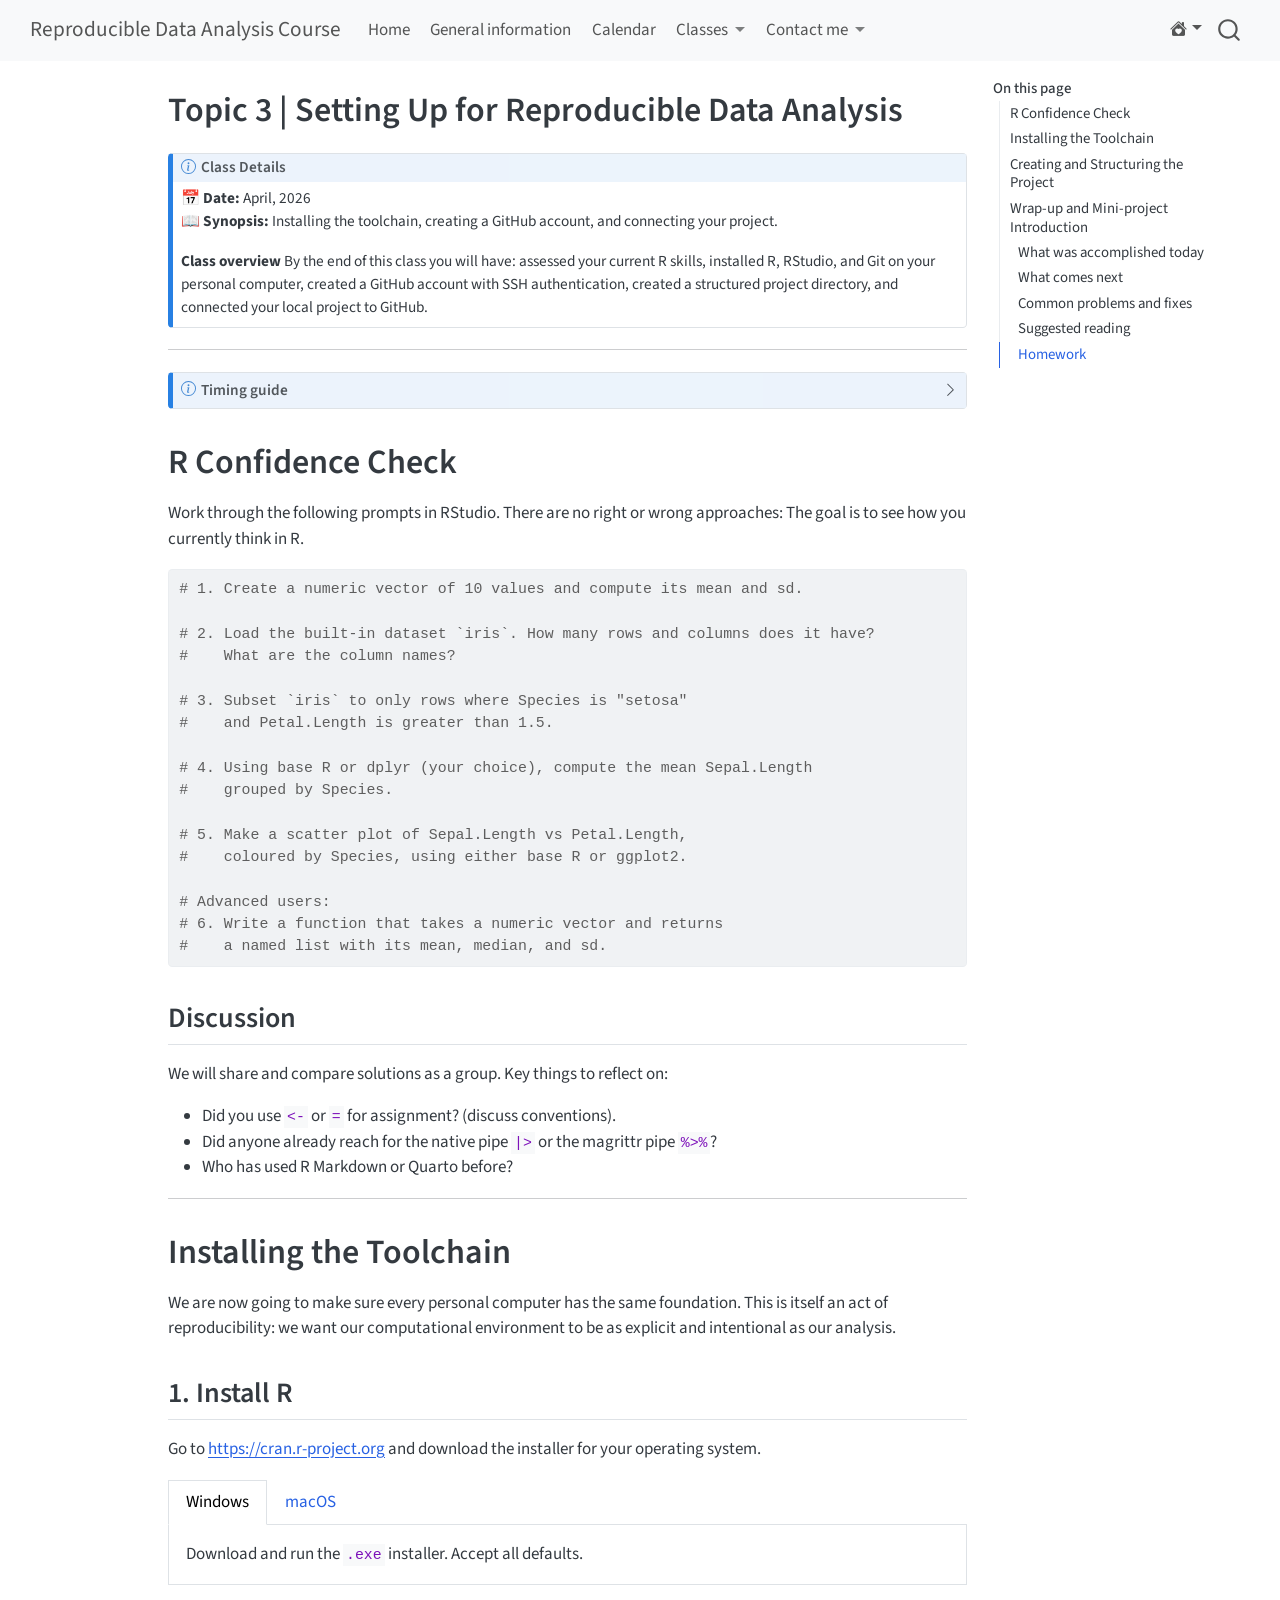
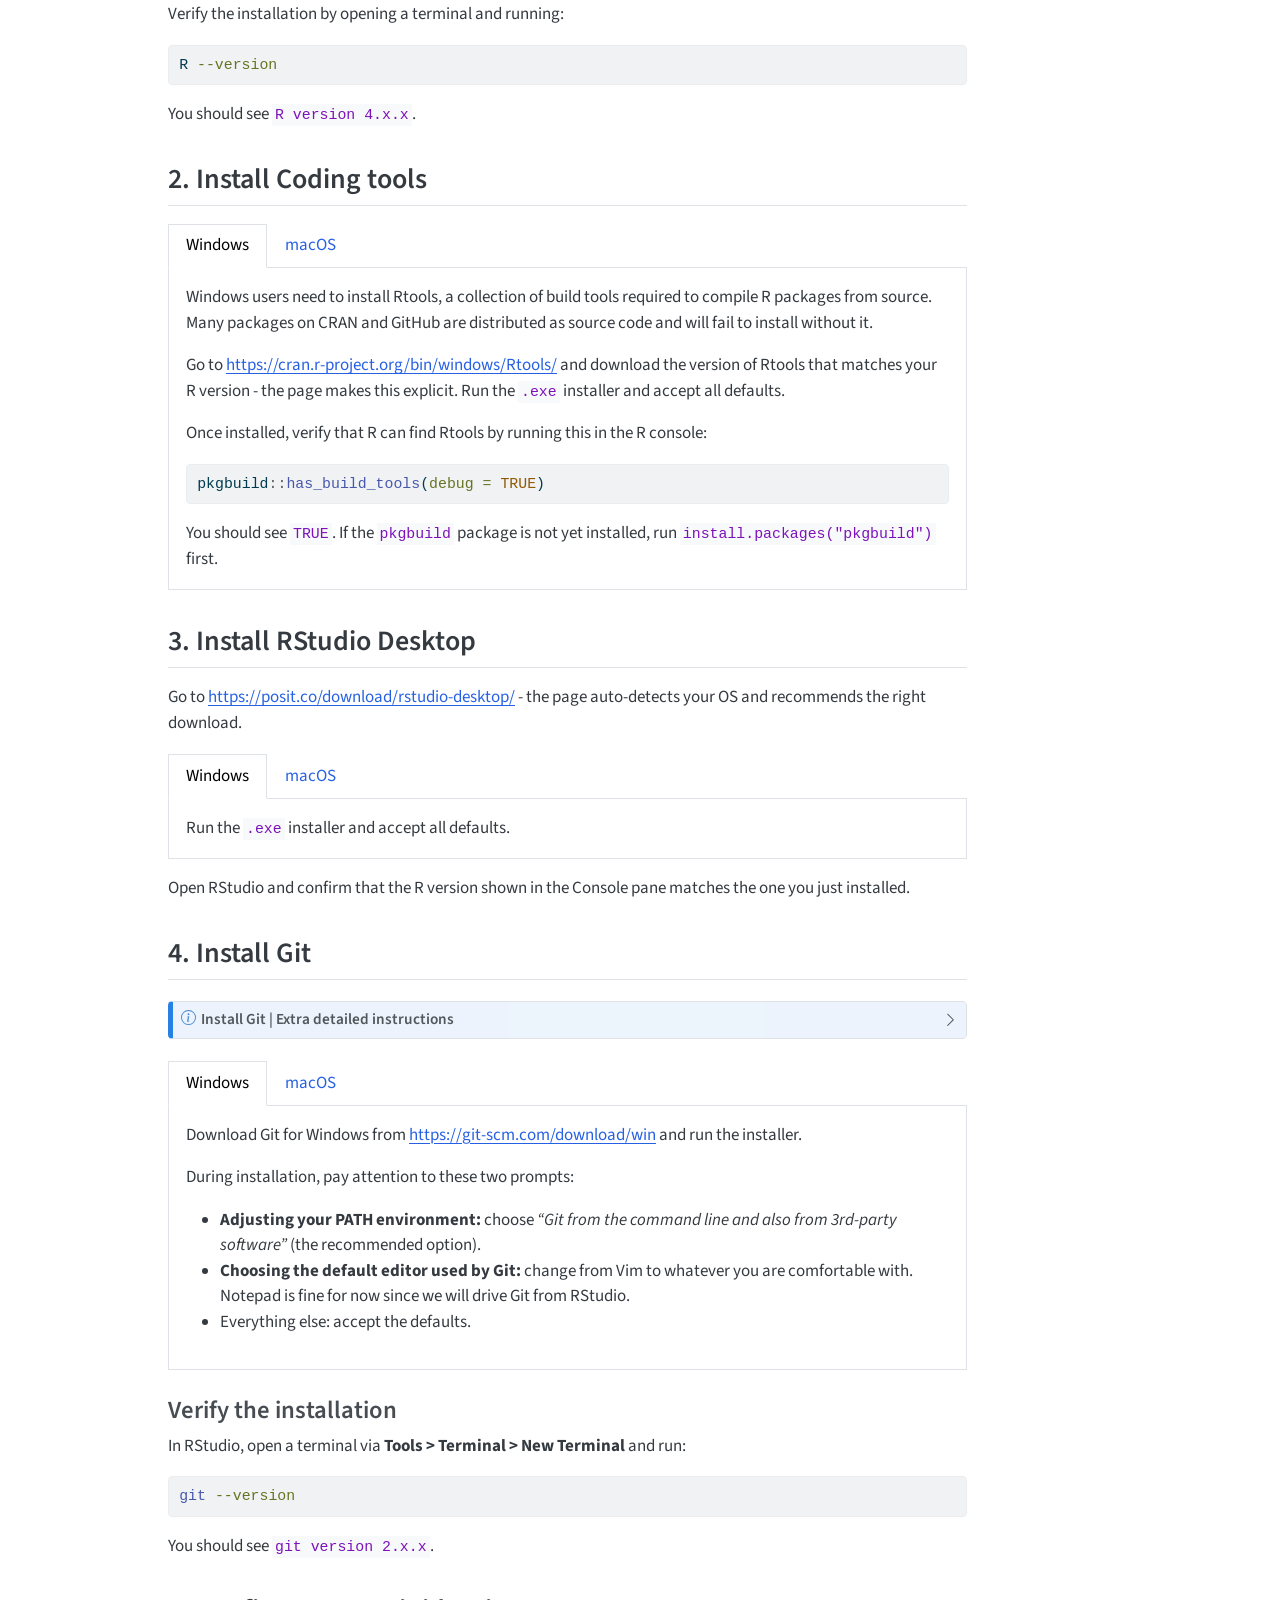
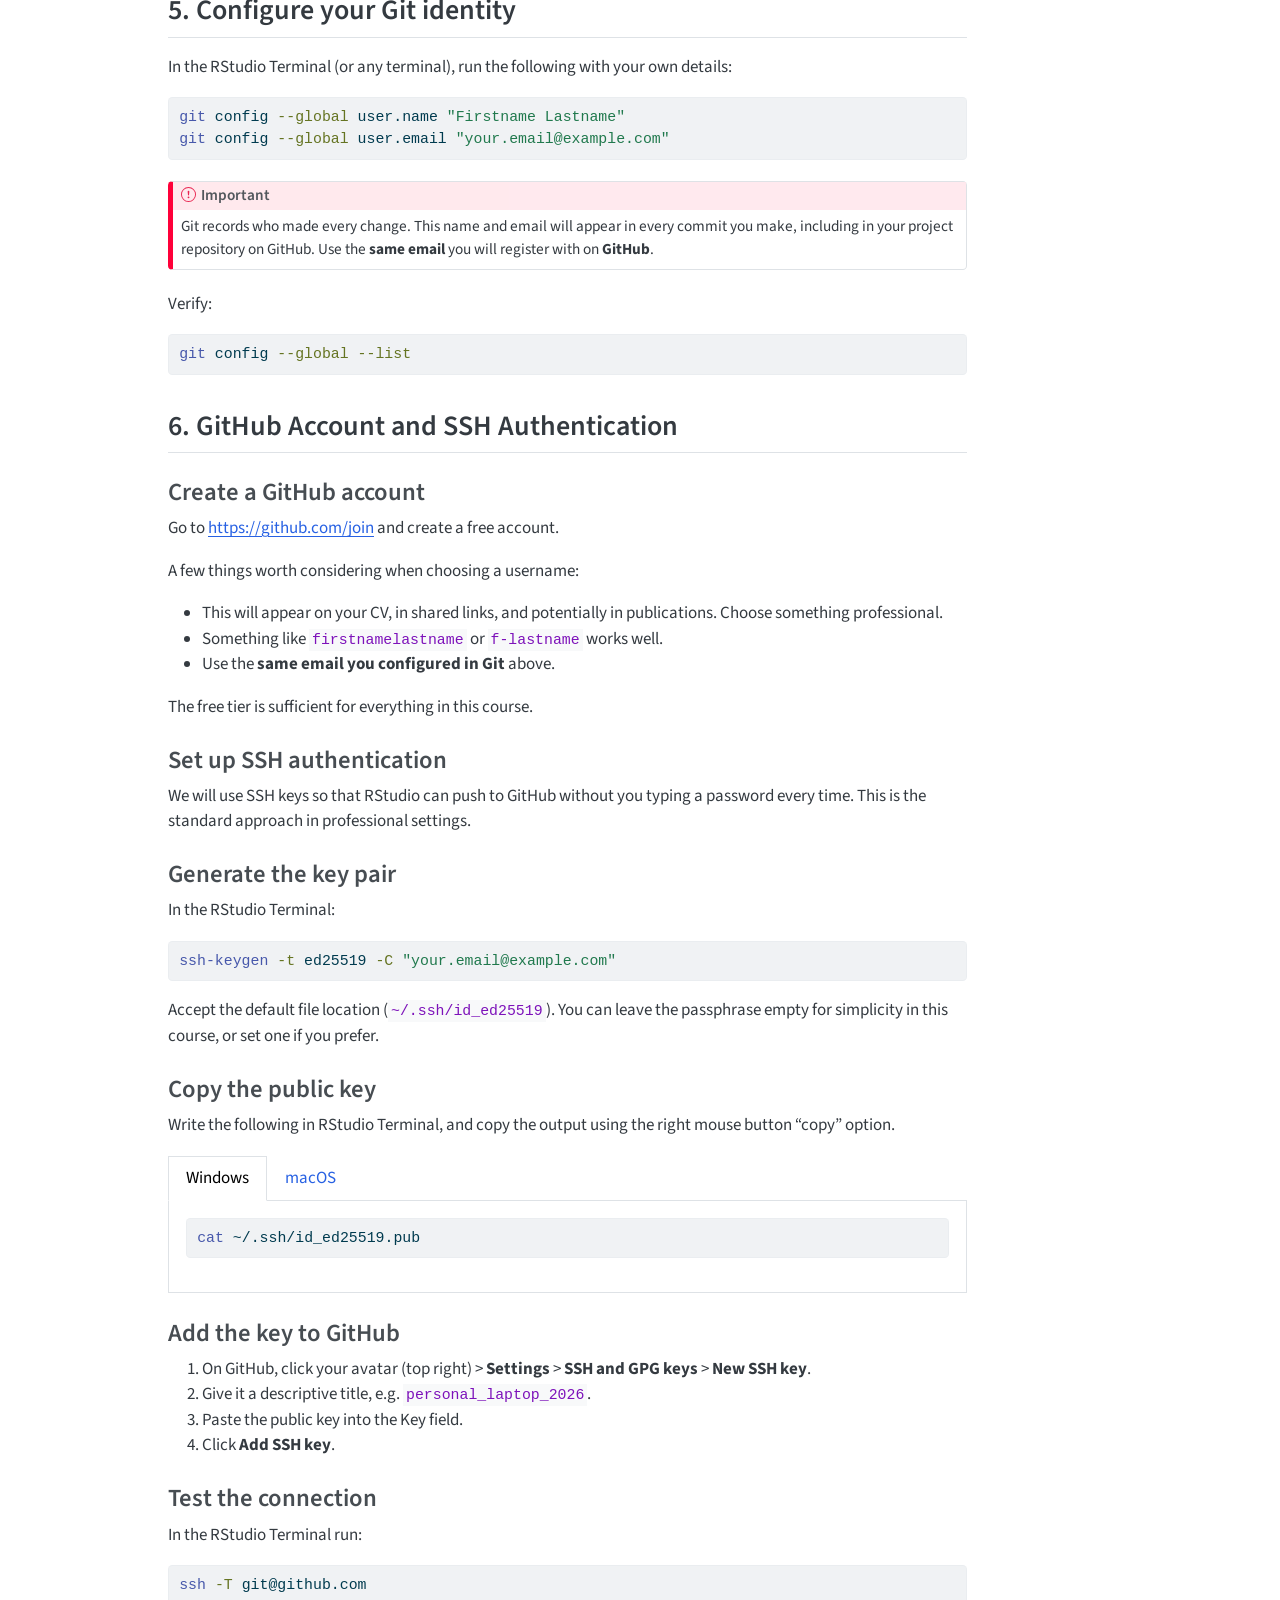
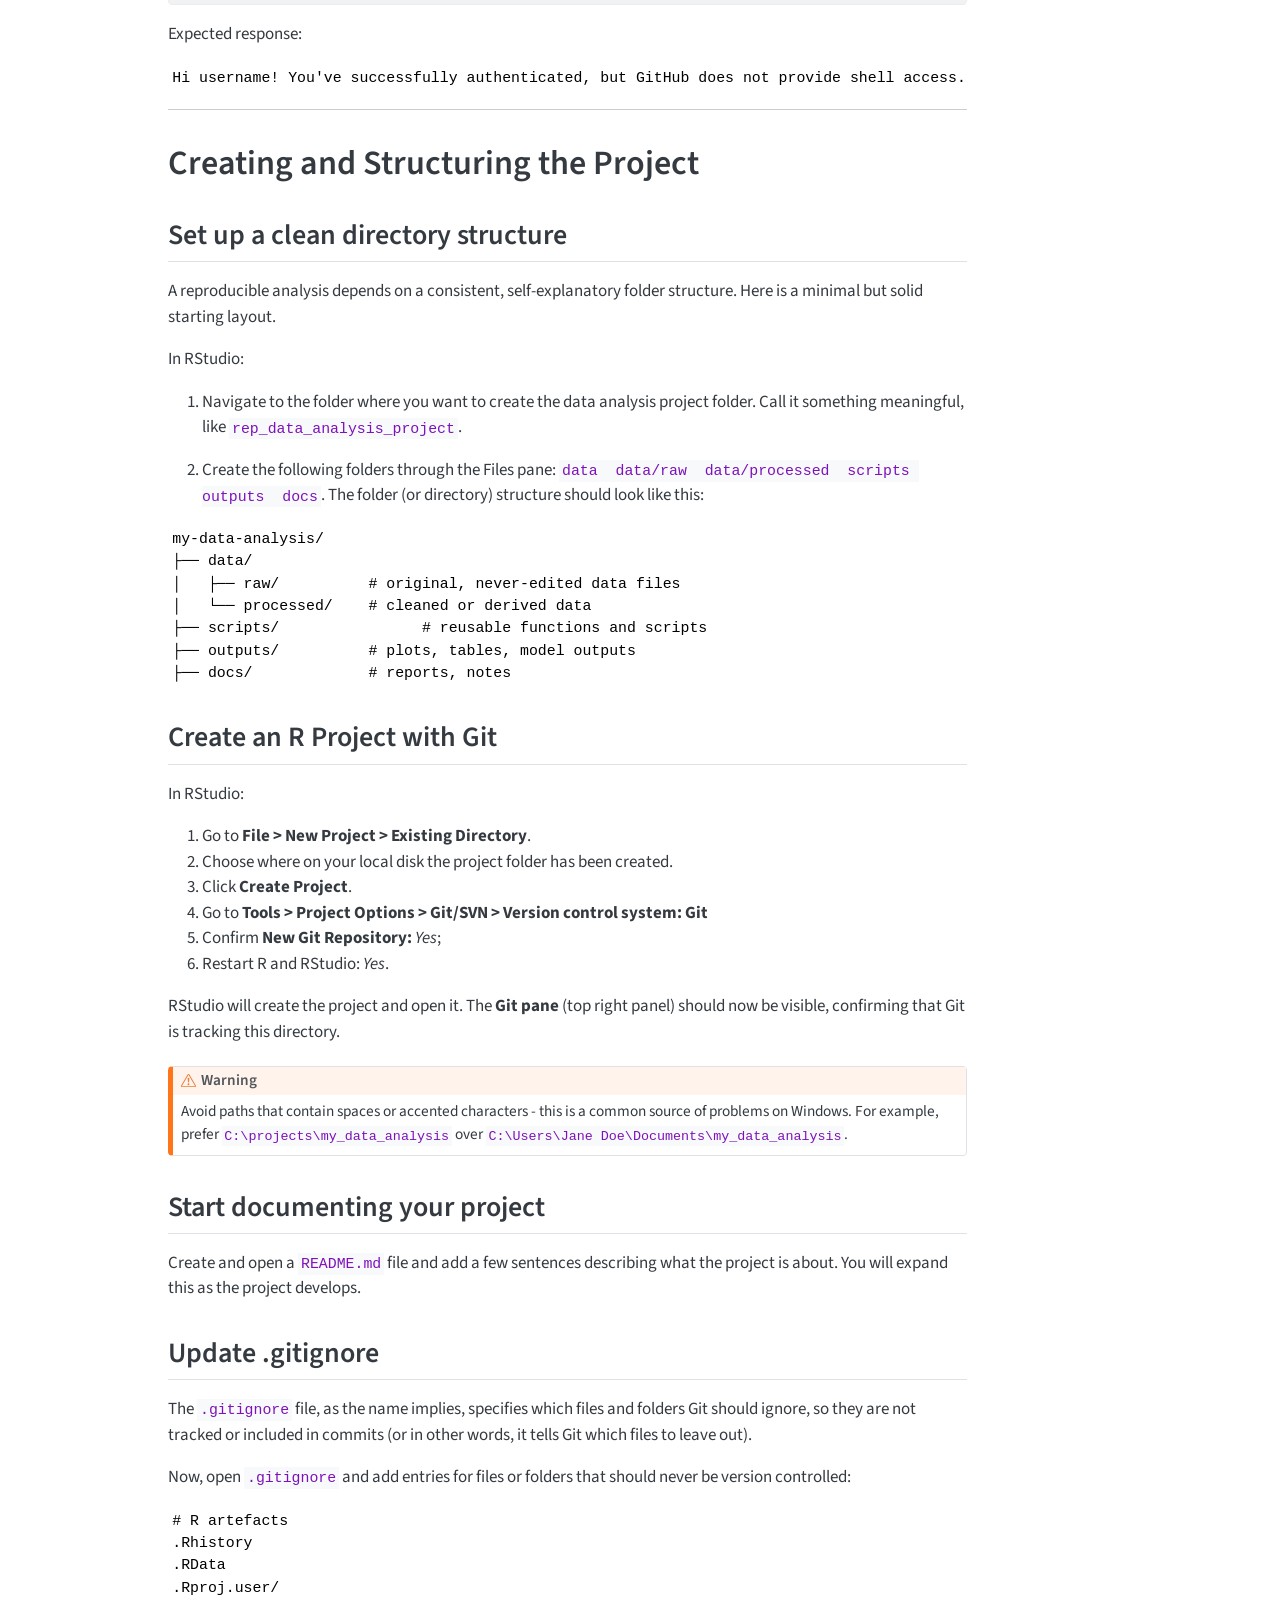
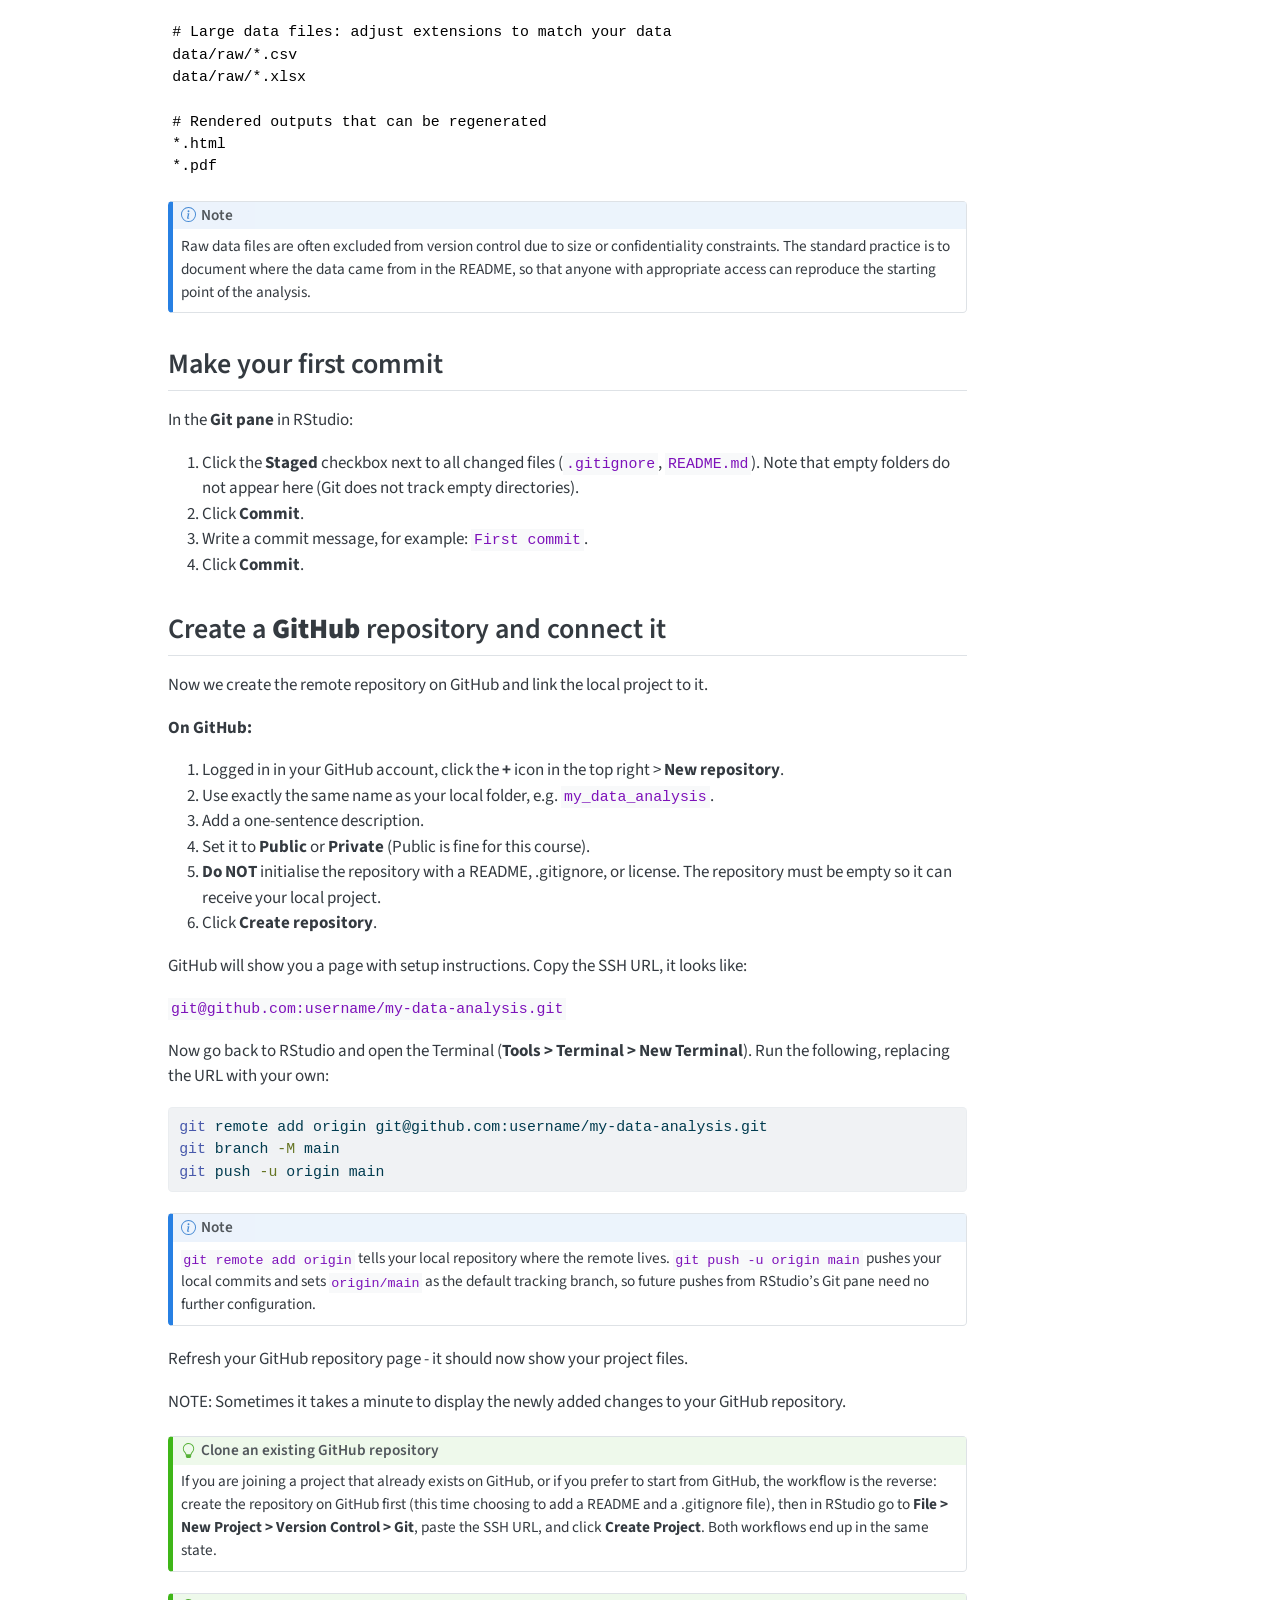
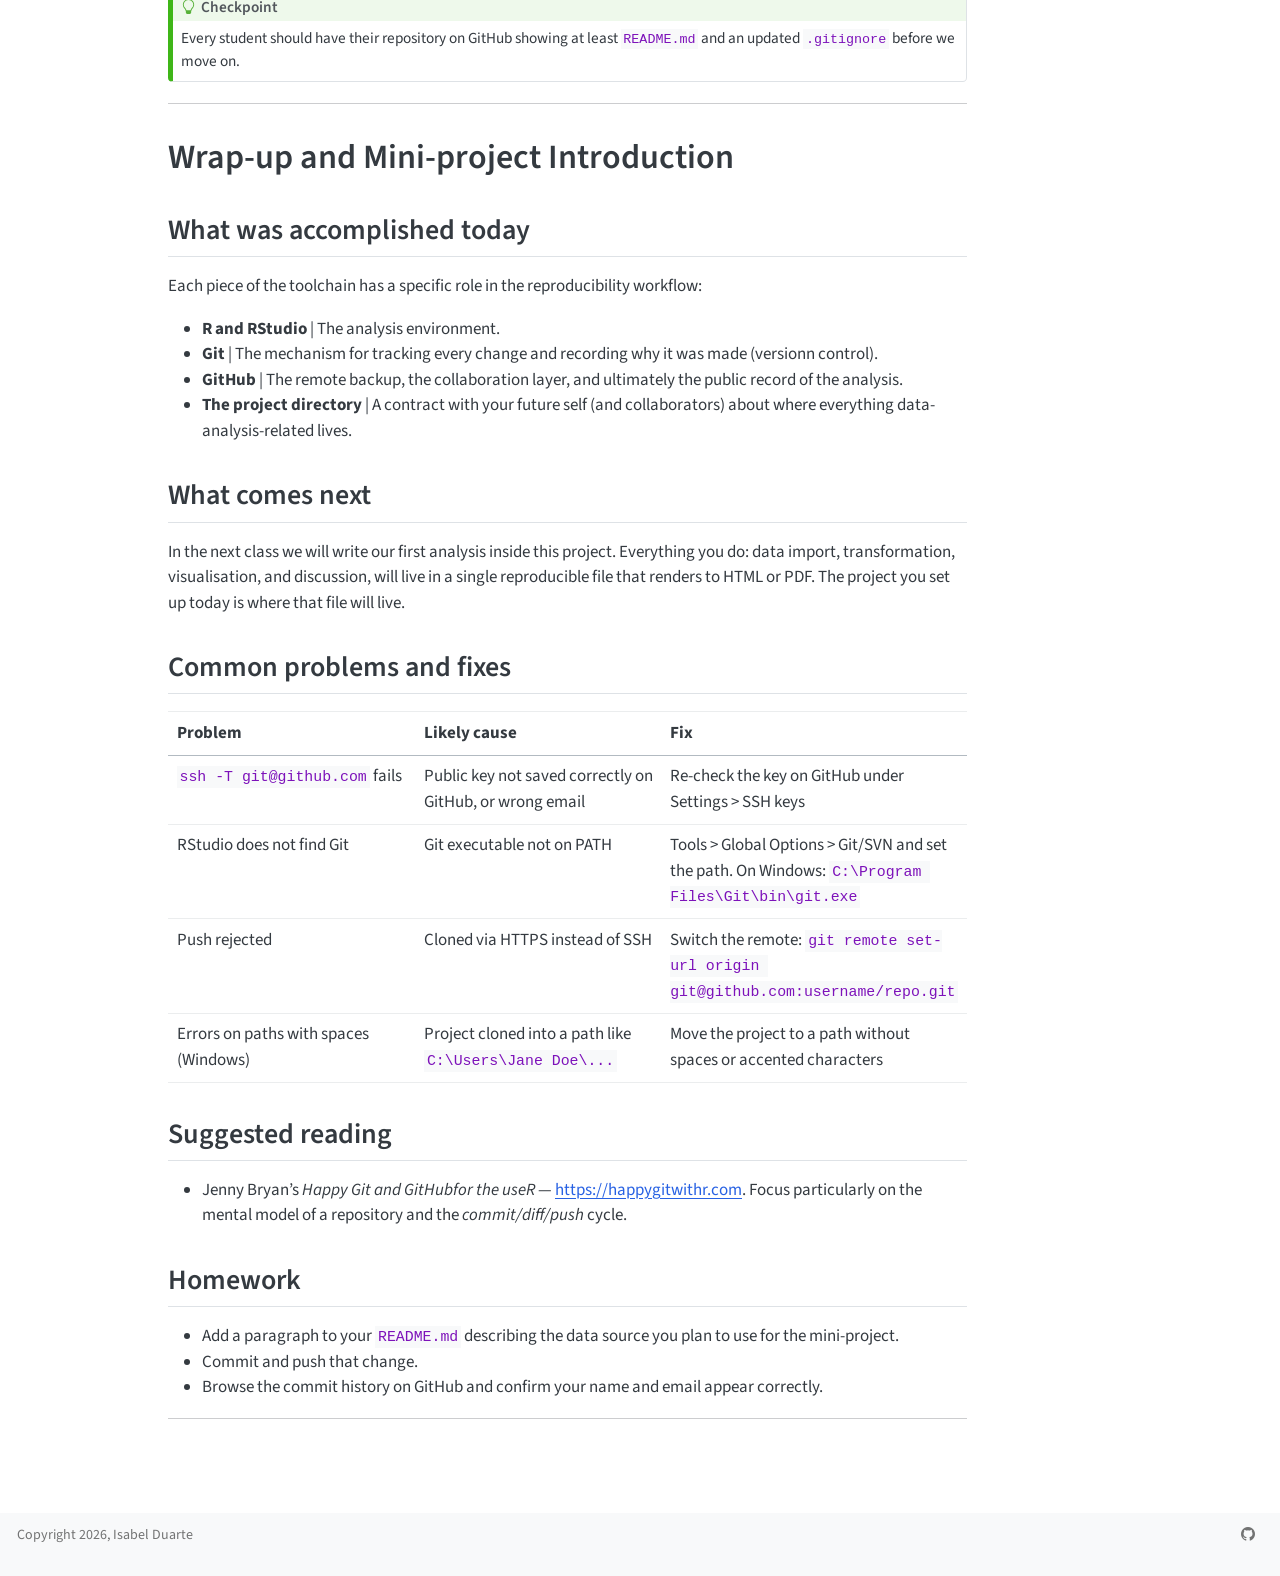
<file: docs/classes/class3.html>
<!DOCTYPE html>
<html xmlns="http://www.w3.org/1999/xhtml" lang="en" xml:lang="en"><head>

<meta charset="utf-8">
<meta name="generator" content="quarto-1.5.57">

<meta name="viewport" content="width=device-width, initial-scale=1.0, user-scalable=yes">


<title>Topic 3 | Setting Up for Reproducible Data Analysis – Reproducible Data Analysis Course</title>
<style>
code{white-space: pre-wrap;}
span.smallcaps{font-variant: small-caps;}
div.columns{display: flex; gap: min(4vw, 1.5em);}
div.column{flex: auto; overflow-x: auto;}
div.hanging-indent{margin-left: 1.5em; text-indent: -1.5em;}
ul.task-list{list-style: none;}
ul.task-list li input[type="checkbox"] {
  width: 0.8em;
  margin: 0 0.8em 0.2em -1em; /* quarto-specific, see https://github.com/quarto-dev/quarto-cli/issues/4556 */ 
  vertical-align: middle;
}
/* CSS for syntax highlighting */
pre > code.sourceCode { white-space: pre; position: relative; }
pre > code.sourceCode > span { line-height: 1.25; }
pre > code.sourceCode > span:empty { height: 1.2em; }
.sourceCode { overflow: visible; }
code.sourceCode > span { color: inherit; text-decoration: inherit; }
div.sourceCode { margin: 1em 0; }
pre.sourceCode { margin: 0; }
@media screen {
div.sourceCode { overflow: auto; }
}
@media print {
pre > code.sourceCode { white-space: pre-wrap; }
pre > code.sourceCode > span { display: inline-block; text-indent: -5em; padding-left: 5em; }
}
pre.numberSource code
  { counter-reset: source-line 0; }
pre.numberSource code > span
  { position: relative; left: -4em; counter-increment: source-line; }
pre.numberSource code > span > a:first-child::before
  { content: counter(source-line);
    position: relative; left: -1em; text-align: right; vertical-align: baseline;
    border: none; display: inline-block;
    -webkit-touch-callout: none; -webkit-user-select: none;
    -khtml-user-select: none; -moz-user-select: none;
    -ms-user-select: none; user-select: none;
    padding: 0 4px; width: 4em;
  }
pre.numberSource { margin-left: 3em;  padding-left: 4px; }
div.sourceCode
  {   }
@media screen {
pre > code.sourceCode > span > a:first-child::before { text-decoration: underline; }
}
</style>


<script src="../site_libs/quarto-nav/quarto-nav.js"></script>
<script src="../site_libs/quarto-nav/headroom.min.js"></script>
<script src="../site_libs/clipboard/clipboard.min.js"></script>
<script src="../site_libs/quarto-search/autocomplete.umd.js"></script>
<script src="../site_libs/quarto-search/fuse.min.js"></script>
<script src="../site_libs/quarto-search/quarto-search.js"></script>
<meta name="quarto:offset" content="../">
<script src="../site_libs/quarto-html/quarto.js"></script>
<script src="../site_libs/quarto-html/popper.min.js"></script>
<script src="../site_libs/quarto-html/tippy.umd.min.js"></script>
<script src="../site_libs/quarto-html/anchor.min.js"></script>
<link href="../site_libs/quarto-html/tippy.css" rel="stylesheet">
<link href="../site_libs/quarto-html/quarto-syntax-highlighting.css" rel="stylesheet" id="quarto-text-highlighting-styles">
<script src="../site_libs/bootstrap/bootstrap.min.js"></script>
<link href="../site_libs/bootstrap/bootstrap-icons.css" rel="stylesheet">
<link href="../site_libs/bootstrap/bootstrap.min.css" rel="stylesheet" id="quarto-bootstrap" data-mode="light">
<script id="quarto-search-options" type="application/json">{
  "location": "navbar",
  "copy-button": false,
  "collapse-after": 3,
  "panel-placement": "end",
  "type": "overlay",
  "limit": 50,
  "keyboard-shortcut": [
    "f",
    "/",
    "s"
  ],
  "show-item-context": false,
  "language": {
    "search-no-results-text": "No results",
    "search-matching-documents-text": "matching documents",
    "search-copy-link-title": "Copy link to search",
    "search-hide-matches-text": "Hide additional matches",
    "search-more-match-text": "more match in this document",
    "search-more-matches-text": "more matches in this document",
    "search-clear-button-title": "Clear",
    "search-text-placeholder": "",
    "search-detached-cancel-button-title": "Cancel",
    "search-submit-button-title": "Submit",
    "search-label": "Search"
  }
}</script>


</head>

<body class="nav-fixed">

<div id="quarto-search-results"></div>
  <header id="quarto-header" class="headroom fixed-top">
    <nav class="navbar navbar-expand-lg " data-bs-theme="dark">
      <div class="navbar-container container-fluid">
      <div class="navbar-brand-container mx-auto">
    <a class="navbar-brand" href="../index.html">
    <span class="navbar-title">Reproducible Data Analysis Course</span>
    </a>
  </div>
            <div id="quarto-search" class="" title="Search"></div>
          <button class="navbar-toggler" type="button" data-bs-toggle="collapse" data-bs-target="#navbarCollapse" aria-controls="navbarCollapse" role="menu" aria-expanded="false" aria-label="Toggle navigation" onclick="if (window.quartoToggleHeadroom) { window.quartoToggleHeadroom(); }">
  <span class="navbar-toggler-icon"></span>
</button>
          <div class="collapse navbar-collapse" id="navbarCollapse">
            <ul class="navbar-nav navbar-nav-scroll me-auto">
  <li class="nav-item">
    <a class="nav-link" href="../index.html"> 
<span class="menu-text">Home</span></a>
  </li>  
  <li class="nav-item">
    <a class="nav-link" href="../system_setup.html"> 
<span class="menu-text">General information</span></a>
  </li>  
  <li class="nav-item">
    <a class="nav-link" href="../calendar.html"> 
<span class="menu-text">Calendar</span></a>
  </li>  
  <li class="nav-item dropdown ">
    <a class="nav-link dropdown-toggle" href="#" id="nav-menu-classes" role="link" data-bs-toggle="dropdown" aria-expanded="false">
 <span class="menu-text">Classes</span>
    </a>
    <ul class="dropdown-menu" aria-labelledby="nav-menu-classes">    
        <li>
    <a class="dropdown-item" href="../classes/class1.html">
 <span class="dropdown-text">Topic 1 | Tidy data</span></a>
  </li>  
        <li>
    <a class="dropdown-item" href="../classes/class2.html">
 <span class="dropdown-text">Topic 2 | Introduction to R</span></a>
  </li>  
        <li>
    <a class="dropdown-item" href="../classes/class2_advanced_r.html">
 <span class="dropdown-text">Topic 2 | Advanced R</span></a>
  </li>  
        <li>
    <a class="dropdown-item" href="../classes/class3.html">
 <span class="dropdown-text">Topic 3 | Setting Up for Reproducible Data Analysis</span></a>
  </li>  
        <li>
    <a class="dropdown-item" href="../classes/class4.html">
 <span class="dropdown-text">Topic 4 | Understanding and Structuring Your Dataset</span></a>
  </li>  
        <li>
    <a class="dropdown-item" href="../classes/class5.html">
 <span class="dropdown-text">Topic 5 | Exploring Your Data: Summary Statistics and Visualisation</span></a>
  </li>  
        <li>
    <a class="dropdown-item" href="../classes/class6.html">
 <span class="dropdown-text">Topic 6 | Polished Plots, Literate Programming, and the Data Descriptor</span></a>
  </li>  
        <li>
    <a class="dropdown-item" href="../classes/class7.html">
 <span class="dropdown-text">Topic 7 | Finishing Your EDA and Data Descriptor</span></a>
  </li>  
        <li>
    <a class="dropdown-item" href="../classes/class8.html">
 <span class="dropdown-text">Topic 8 | Course Wrap-up</span></a>
  </li>  
    </ul>
  </li>
  <li class="nav-item dropdown ">
    <a class="nav-link dropdown-toggle" href="#" id="nav-menu-contact-me" role="link" data-bs-toggle="dropdown" aria-expanded="false">
 <span class="menu-text">Contact me</span>
    </a>
    <ul class="dropdown-menu" aria-labelledby="nav-menu-contact-me">    
        <li>
    <a class="dropdown-item" href="../contact_me.html">
 <span class="dropdown-text">Contact me</span></a>
  </li>  
    </ul>
  </li>
</ul>
          </div> <!-- /navcollapse -->
            <div class="quarto-navbar-tools">
    <div class="dropdown">
      <a href="" title="" id="quarto-navigation-tool-dropdown-0" class="quarto-navigation-tool dropdown-toggle px-1" data-bs-toggle="dropdown" aria-expanded="false" role="link" aria-label=""><i class="bi bi-house-heart-fill"></i></a>
      <ul class="dropdown-menu" aria-labelledby="quarto-navigation-tool-dropdown-0">
          <li>
            <a class="dropdown-item quarto-navbar-tools-item" href="https://www.ualg.pt/">
            Universidade do Algarve
            </a>
          </li>
      </ul>
    </div>
</div>
      </div> <!-- /container-fluid -->
    </nav>
</header>
<!-- content -->
<div id="quarto-content" class="quarto-container page-columns page-rows-contents page-layout-article page-navbar">
<!-- sidebar -->
<!-- margin-sidebar -->
    <div id="quarto-margin-sidebar" class="sidebar margin-sidebar">
        <nav id="TOC" role="doc-toc" class="toc-active">
    <h2 id="toc-title">On this page</h2>
   
  <ul>
  <li><a href="#sec-confidence" id="toc-sec-confidence" class="nav-link active" data-scroll-target="#sec-confidence">R Confidence Check</a>
  <ul class="collapse">
  <li><a href="#discussion" id="toc-discussion" class="nav-link" data-scroll-target="#discussion">Discussion</a></li>
  </ul></li>
  <li><a href="#sec-install" id="toc-sec-install" class="nav-link" data-scroll-target="#sec-install">Installing the Toolchain</a>
  <ul class="collapse">
  <li><a href="#sec-install-r" id="toc-sec-install-r" class="nav-link" data-scroll-target="#sec-install-r">1. Install R</a></li>
  <li><a href="#sec-install-rtools" id="toc-sec-install-rtools" class="nav-link" data-scroll-target="#sec-install-rtools">2. Install Coding tools</a></li>
  <li><a href="#sec-install-rstudio" id="toc-sec-install-rstudio" class="nav-link" data-scroll-target="#sec-install-rstudio">3. Install RStudio Desktop</a></li>
  <li><a href="#sec-install-git" id="toc-sec-install-git" class="nav-link" data-scroll-target="#sec-install-git">4. Install Git</a>
  <ul class="collapse">
  <li><a href="#verify-the-installation" id="toc-verify-the-installation" class="nav-link" data-scroll-target="#verify-the-installation">Verify the installation</a></li>
  </ul></li>
  <li><a href="#sec-git-config" id="toc-sec-git-config" class="nav-link" data-scroll-target="#sec-git-config">5. Configure your Git identity</a></li>
  <li><a href="#sec-github" id="toc-sec-github" class="nav-link" data-scroll-target="#sec-github">6. GitHub Account and SSH Authentication</a>
  <ul class="collapse">
  <li><a href="#sec-github-account" id="toc-sec-github-account" class="nav-link" data-scroll-target="#sec-github-account">Create a GitHub account</a></li>
  <li><a href="#sec-ssh" id="toc-sec-ssh" class="nav-link" data-scroll-target="#sec-ssh">Set up SSH authentication</a></li>
  <li><a href="#generate-the-key-pair" id="toc-generate-the-key-pair" class="nav-link" data-scroll-target="#generate-the-key-pair">Generate the key pair</a></li>
  <li><a href="#copy-the-public-key" id="toc-copy-the-public-key" class="nav-link" data-scroll-target="#copy-the-public-key">Copy the public key</a></li>
  <li><a href="#add-the-key-to-github" id="toc-add-the-key-to-github" class="nav-link" data-scroll-target="#add-the-key-to-github">Add the key to GitHub</a></li>
  <li><a href="#test-the-connection" id="toc-test-the-connection" class="nav-link" data-scroll-target="#test-the-connection">Test the connection</a></li>
  </ul></li>
  </ul></li>
  <li><a href="#sec-project" id="toc-sec-project" class="nav-link" data-scroll-target="#sec-project">Creating and Structuring the Project</a>
  <ul class="collapse">
  <li><a href="#sec-dir-structure" id="toc-sec-dir-structure" class="nav-link" data-scroll-target="#sec-dir-structure">Set up a clean directory structure</a></li>
  <li><a href="#sec-create-project" id="toc-sec-create-project" class="nav-link" data-scroll-target="#sec-create-project">Create an R Project with Git</a></li>
  <li><a href="#start-documenting-your-project" id="toc-start-documenting-your-project" class="nav-link" data-scroll-target="#start-documenting-your-project">Start documenting your project</a></li>
  <li><a href="#sec-gitignore" id="toc-sec-gitignore" class="nav-link" data-scroll-target="#sec-gitignore">Update .gitignore</a></li>
  <li><a href="#sec-first-commit" id="toc-sec-first-commit" class="nav-link" data-scroll-target="#sec-first-commit">Make your first commit</a></li>
  <li><a href="#sec-create-repo" id="toc-sec-create-repo" class="nav-link" data-scroll-target="#sec-create-repo">Create a <strong>GitHub</strong> repository and connect it</a></li>
  </ul></li>
  <li><a href="#sec-wrapup" id="toc-sec-wrapup" class="nav-link" data-scroll-target="#sec-wrapup">Wrap-up and Mini-project Introduction</a>
  <ul class="collapse">
  <li><a href="#what-was-accomplished-today" id="toc-what-was-accomplished-today" class="nav-link" data-scroll-target="#what-was-accomplished-today">What was accomplished today</a></li>
  <li><a href="#what-comes-next" id="toc-what-comes-next" class="nav-link" data-scroll-target="#what-comes-next">What comes next</a></li>
  <li><a href="#sec-troubleshooting" id="toc-sec-troubleshooting" class="nav-link" data-scroll-target="#sec-troubleshooting">Common problems and fixes</a></li>
  <li><a href="#suggested-reading" id="toc-suggested-reading" class="nav-link" data-scroll-target="#suggested-reading">Suggested reading</a></li>
  <li><a href="#homework" id="toc-homework" class="nav-link" data-scroll-target="#homework">Homework</a></li>
  </ul></li>
  </ul>
</nav>
    </div>
<!-- main -->
<main class="content" id="quarto-document-content">

<header id="title-block-header" class="quarto-title-block default">
<div class="quarto-title">
<h1 class="title">Topic 3 | Setting Up for Reproducible Data Analysis</h1>
</div>



<div class="quarto-title-meta">

    
  
    
  </div>
  


</header>


<div class="callout callout-style-default callout-note callout-titled">
<div class="callout-header d-flex align-content-center">
<div class="callout-icon-container">
<i class="callout-icon"></i>
</div>
<div class="callout-title-container flex-fill">
Class Details
</div>
</div>
<div class="callout-body-container callout-body">
<p>📅 <strong>Date:</strong> April, 2026<br>
📖 <strong>Synopsis:</strong> Installing the toolchain, creating a GitHub account, and connecting your project.</p>
<p><strong>Class overview</strong> By the end of this class you will have: assessed your current R skills, installed R, RStudio, and Git on your personal computer, created a GitHub account with SSH authentication, created a structured project directory, and connected your local project to GitHub.</p>
</div>
</div>
<hr>
<div class="callout callout-style-default callout-note callout-titled" title="Timing guide">
<div class="callout-header d-flex align-content-center" data-bs-toggle="collapse" data-bs-target=".callout-2-contents" aria-controls="callout-2" aria-expanded="false" aria-label="Toggle callout">
<div class="callout-icon-container">
<i class="callout-icon"></i>
</div>
<div class="callout-title-container flex-fill">
Timing guide
</div>
<div class="callout-btn-toggle d-inline-block border-0 py-1 ps-1 pe-0 float-end"><i class="callout-toggle"></i></div>
</div>
<div id="callout-2" class="callout-2-contents callout-collapse collapse">
<div class="callout-body-container callout-body">
<table class="caption-top table">
<thead>
<tr class="header">
<th>Segment</th>
<th>Duration</th>
</tr>
</thead>
<tbody>
<tr class="odd">
<td>R confidence check + discussion</td>
<td>30 min</td>
</tr>
<tr class="even">
<td>Install R, RStudio, Git</td>
<td>60 min</td>
</tr>
<tr class="odd">
<td>GitHub account + SSH key</td>
<td>40 min</td>
</tr>
<tr class="even">
<td>Project creation + structure + first push</td>
<td>50 min</td>
</tr>
<tr class="odd">
<td>Wrap-up + mini-project introduction</td>
<td>20 min</td>
</tr>
<tr class="even">
<td>Buffer / troubleshooting</td>
<td>20 min</td>
</tr>
<tr class="odd">
<td><strong>Total</strong></td>
<td><strong>~220 min (~4 h)</strong></td>
</tr>
</tbody>
</table>
</div>
</div>
</div>
<section id="sec-confidence" class="level1">
<h1>R Confidence Check</h1>
<p>Work through the following prompts in RStudio. There are no right or wrong approaches: The goal is to see how you currently think in R.</p>
<div class="cell">
<div class="sourceCode cell-code" id="cb1"><pre class="sourceCode r code-with-copy"><code class="sourceCode r"><span id="cb1-1"><a href="#cb1-1" aria-hidden="true" tabindex="-1"></a><span class="co"># 1. Create a numeric vector of 10 values and compute its mean and sd.</span></span>
<span id="cb1-2"><a href="#cb1-2" aria-hidden="true" tabindex="-1"></a></span>
<span id="cb1-3"><a href="#cb1-3" aria-hidden="true" tabindex="-1"></a><span class="co"># 2. Load the built-in dataset `iris`. How many rows and columns does it have?</span></span>
<span id="cb1-4"><a href="#cb1-4" aria-hidden="true" tabindex="-1"></a><span class="co">#    What are the column names?</span></span>
<span id="cb1-5"><a href="#cb1-5" aria-hidden="true" tabindex="-1"></a></span>
<span id="cb1-6"><a href="#cb1-6" aria-hidden="true" tabindex="-1"></a><span class="co"># 3. Subset `iris` to only rows where Species is "setosa"</span></span>
<span id="cb1-7"><a href="#cb1-7" aria-hidden="true" tabindex="-1"></a><span class="co">#    and Petal.Length is greater than 1.5.</span></span>
<span id="cb1-8"><a href="#cb1-8" aria-hidden="true" tabindex="-1"></a></span>
<span id="cb1-9"><a href="#cb1-9" aria-hidden="true" tabindex="-1"></a><span class="co"># 4. Using base R or dplyr (your choice), compute the mean Sepal.Length</span></span>
<span id="cb1-10"><a href="#cb1-10" aria-hidden="true" tabindex="-1"></a><span class="co">#    grouped by Species.</span></span>
<span id="cb1-11"><a href="#cb1-11" aria-hidden="true" tabindex="-1"></a></span>
<span id="cb1-12"><a href="#cb1-12" aria-hidden="true" tabindex="-1"></a><span class="co"># 5. Make a scatter plot of Sepal.Length vs Petal.Length,</span></span>
<span id="cb1-13"><a href="#cb1-13" aria-hidden="true" tabindex="-1"></a><span class="co">#    coloured by Species, using either base R or ggplot2.</span></span>
<span id="cb1-14"><a href="#cb1-14" aria-hidden="true" tabindex="-1"></a></span>
<span id="cb1-15"><a href="#cb1-15" aria-hidden="true" tabindex="-1"></a><span class="co"># Advanced users:</span></span>
<span id="cb1-16"><a href="#cb1-16" aria-hidden="true" tabindex="-1"></a><span class="co"># 6. Write a function that takes a numeric vector and returns</span></span>
<span id="cb1-17"><a href="#cb1-17" aria-hidden="true" tabindex="-1"></a><span class="co">#    a named list with its mean, median, and sd.</span></span></code><button title="Copy to Clipboard" class="code-copy-button"><i class="bi"></i></button></pre></div>
</div>
<section id="discussion" class="level2">
<h2 class="anchored" data-anchor-id="discussion">Discussion</h2>
<p>We will share and compare solutions as a group. Key things to reflect on:</p>
<ul>
<li>Did you use <code>&lt;-</code> or <code>=</code> for assignment? (discuss conventions).</li>
<li>Did anyone already reach for the native pipe <code>|&gt;</code> or the magrittr pipe <code>%&gt;%</code>?</li>
<li>Who has used R Markdown or Quarto before?</li>
</ul>
<hr>
</section>
</section>
<section id="sec-install" class="level1">
<h1>Installing the Toolchain</h1>
<p>We are now going to make sure every personal computer has the same foundation. This is itself an act of reproducibility: we want our computational environment to be as explicit and intentional as our analysis.</p>
<section id="sec-install-r" class="level2">
<h2 class="anchored" data-anchor-id="sec-install-r">1. Install R</h2>
<p>Go to <a href="https://cran.r-project.org" class="uri">https://cran.r-project.org</a> and download the installer for your operating system.</p>
<div class="tabset-margin-container"></div><div class="panel-tabset">
<ul class="nav nav-tabs" role="tablist"><li class="nav-item" role="presentation"><a class="nav-link active" id="tabset-1-1-tab" data-bs-toggle="tab" data-bs-target="#tabset-1-1" role="tab" aria-controls="tabset-1-1" aria-selected="true">Windows</a></li><li class="nav-item" role="presentation"><a class="nav-link" id="tabset-1-2-tab" data-bs-toggle="tab" data-bs-target="#tabset-1-2" role="tab" aria-controls="tabset-1-2" aria-selected="false">macOS</a></li></ul>
<div class="tab-content">
<div id="tabset-1-1" class="tab-pane active" role="tabpanel" aria-labelledby="tabset-1-1-tab">
<p>Download and run the <code>.exe</code> installer. Accept all defaults.</p>
</div>
<div id="tabset-1-2" class="tab-pane" role="tabpanel" aria-labelledby="tabset-1-2-tab">
<p>Download and run the <code>.pkg</code> installer. If you are on Apple Silicon (M1/M2/M3/M4), make sure you choose the <code>arm64</code> build (it will be clearly labelled on the download page).</p>
</div>
</div>
</div>
<p>Verify the installation by opening a terminal and running:</p>
<div class="sourceCode" id="cb2"><pre class="sourceCode bash code-with-copy"><code class="sourceCode bash"><span id="cb2-1"><a href="#cb2-1" aria-hidden="true" tabindex="-1"></a><span class="ex">R</span> <span class="at">--version</span></span></code><button title="Copy to Clipboard" class="code-copy-button"><i class="bi"></i></button></pre></div>
<p>You should see <code>R version 4.x.x</code>.</p>
</section>
<section id="sec-install-rtools" class="level2">
<h2 class="anchored" data-anchor-id="sec-install-rtools">2. Install Coding tools</h2>
<div class="tabset-margin-container"></div><div class="panel-tabset">
<ul class="nav nav-tabs" role="tablist"><li class="nav-item" role="presentation"><a class="nav-link active" id="tabset-2-1-tab" data-bs-toggle="tab" data-bs-target="#tabset-2-1" role="tab" aria-controls="tabset-2-1" aria-selected="true">Windows</a></li><li class="nav-item" role="presentation"><a class="nav-link" id="tabset-2-2-tab" data-bs-toggle="tab" data-bs-target="#tabset-2-2" role="tab" aria-controls="tabset-2-2" aria-selected="false">macOS</a></li></ul>
<div class="tab-content">
<div id="tabset-2-1" class="tab-pane active" role="tabpanel" aria-labelledby="tabset-2-1-tab">
<p>Windows users need to install Rtools, a collection of build tools required to compile R packages from source. Many packages on CRAN and GitHub are distributed as source code and will fail to install without it.</p>
<p>Go to <a href="https://cran.r-project.org/bin/windows/Rtools/" class="uri">https://cran.r-project.org/bin/windows/Rtools/</a> and download the version of Rtools that matches your R version - the page makes this explicit. Run the <code>.exe</code> installer and accept all defaults.</p>
<p>Once installed, verify that R can find Rtools by running this in the R console:</p>
<div class="sourceCode" id="cb3"><pre class="sourceCode r code-with-copy"><code class="sourceCode r"><span id="cb3-1"><a href="#cb3-1" aria-hidden="true" tabindex="-1"></a>pkgbuild<span class="sc">::</span><span class="fu">has_build_tools</span>(<span class="at">debug =</span> <span class="cn">TRUE</span>)</span></code><button title="Copy to Clipboard" class="code-copy-button"><i class="bi"></i></button></pre></div>
<p>You should see <code>TRUE</code>. If the <code>pkgbuild</code> package is not yet installed, run <code>install.packages("pkgbuild")</code> first.</p>
</div>
<div id="tabset-2-2" class="tab-pane" role="tabpanel" aria-labelledby="tabset-2-2-tab">
<p>No action needed. macOS uses the <strong>Xcode Command Line Tools</strong> (installed alongside Git in a later step) to compile packages from source.</p>
</div>
</div>
</div>
</section>
<section id="sec-install-rstudio" class="level2">
<h2 class="anchored" data-anchor-id="sec-install-rstudio">3. Install RStudio Desktop</h2>
<p>Go to <a href="https://posit.co/download/rstudio-desktop/" class="uri">https://posit.co/download/rstudio-desktop/</a> - the page auto-detects your OS and recommends the right download.</p>
<div class="tabset-margin-container"></div><div class="panel-tabset">
<ul class="nav nav-tabs" role="tablist"><li class="nav-item" role="presentation"><a class="nav-link active" id="tabset-3-1-tab" data-bs-toggle="tab" data-bs-target="#tabset-3-1" role="tab" aria-controls="tabset-3-1" aria-selected="true">Windows</a></li><li class="nav-item" role="presentation"><a class="nav-link" id="tabset-3-2-tab" data-bs-toggle="tab" data-bs-target="#tabset-3-2" role="tab" aria-controls="tabset-3-2" aria-selected="false">macOS</a></li></ul>
<div class="tab-content">
<div id="tabset-3-1" class="tab-pane active" role="tabpanel" aria-labelledby="tabset-3-1-tab">
<p>Run the <code>.exe</code> installer and accept all defaults.</p>
</div>
<div id="tabset-3-2" class="tab-pane" role="tabpanel" aria-labelledby="tabset-3-2-tab">
<p>Open the <code>.dmg</code> file and drag RStudio to your Applications folder.</p>
</div>
</div>
</div>
<p>Open RStudio and confirm that the R version shown in the Console pane matches the one you just installed.</p>
</section>
<section id="sec-install-git" class="level2">
<h2 class="anchored" data-anchor-id="sec-install-git">4. Install Git</h2>
<div class="callout callout-style-default callout-note callout-titled" title="Install Git | Extra detailed instructions">
<div class="callout-header d-flex align-content-center" data-bs-toggle="collapse" data-bs-target=".callout-3-contents" aria-controls="callout-3" aria-expanded="false" aria-label="Toggle callout">
<div class="callout-icon-container">
<i class="callout-icon"></i>
</div>
<div class="callout-title-container flex-fill">
Install Git | Extra detailed instructions
</div>
<div class="callout-btn-toggle d-inline-block border-0 py-1 ps-1 pe-0 float-end"><i class="callout-toggle"></i></div>
</div>
<div id="callout-3" class="callout-3-contents callout-collapse collapse">
<div class="callout-body-container callout-body">
<p>If you need extra detailed instructions for each Operating System (Linux, Mac, Windows), check <a href="https://git-scm.com/book/en/v2/Getting-Started-Installing-Git">here</a>.</p>
</div>
</div>
</div>
<div class="tabset-margin-container"></div><div class="panel-tabset">
<ul class="nav nav-tabs" role="tablist"><li class="nav-item" role="presentation"><a class="nav-link active" id="tabset-4-1-tab" data-bs-toggle="tab" data-bs-target="#tabset-4-1" role="tab" aria-controls="tabset-4-1" aria-selected="true">Windows</a></li><li class="nav-item" role="presentation"><a class="nav-link" id="tabset-4-2-tab" data-bs-toggle="tab" data-bs-target="#tabset-4-2" role="tab" aria-controls="tabset-4-2" aria-selected="false">macOS</a></li></ul>
<div class="tab-content">
<div id="tabset-4-1" class="tab-pane active" role="tabpanel" aria-labelledby="tabset-4-1-tab">
<p>Download Git for Windows from <a href="https://git-scm.com/download/win" class="uri">https://git-scm.com/download/win</a> and run the installer.</p>
<p>During installation, pay attention to these two prompts:</p>
<ul>
<li><strong>Adjusting your PATH environment:</strong> choose <em>“Git from the command line and also from 3rd-party software”</em> (the recommended option).</li>
<li><strong>Choosing the default editor used by Git:</strong> change from Vim to whatever you are comfortable with. Notepad is fine for now since we will drive Git from RStudio.</li>
<li>Everything else: accept the defaults.</li>
</ul>
</div>
<div id="tabset-4-2" class="tab-pane" role="tabpanel" aria-labelledby="tabset-4-2-tab">
<p>Open Terminal and run:</p>
<div class="sourceCode" id="cb4"><pre class="sourceCode bash code-with-copy"><code class="sourceCode bash"><span id="cb4-1"><a href="#cb4-1" aria-hidden="true" tabindex="-1"></a><span class="fu">git</span> <span class="at">--version</span></span></code><button title="Copy to Clipboard" class="code-copy-button"><i class="bi"></i></button></pre></div>
<p>If Git is not present, macOS will prompt you to install the <strong>Xcode Command Line Tools</strong>. Accept and let it run (this may take a few minutes).</p>
</div>
</div>
</div>
<section id="verify-the-installation" class="level3">
<h3 class="anchored" data-anchor-id="verify-the-installation">Verify the installation</h3>
<p>In RStudio, open a terminal via <strong>Tools &gt; Terminal &gt; New Terminal</strong> and run:</p>
<div class="sourceCode" id="cb5"><pre class="sourceCode bash code-with-copy"><code class="sourceCode bash"><span id="cb5-1"><a href="#cb5-1" aria-hidden="true" tabindex="-1"></a><span class="fu">git</span> <span class="at">--version</span></span></code><button title="Copy to Clipboard" class="code-copy-button"><i class="bi"></i></button></pre></div>
<p>You should see <code>git version 2.x.x</code>.</p>
</section>
</section>
<section id="sec-git-config" class="level2">
<h2 class="anchored" data-anchor-id="sec-git-config">5. Configure your Git identity</h2>
<p>In the RStudio Terminal (or any terminal), run the following with your own details:</p>
<div class="sourceCode" id="cb6"><pre class="sourceCode bash code-with-copy"><code class="sourceCode bash"><span id="cb6-1"><a href="#cb6-1" aria-hidden="true" tabindex="-1"></a><span class="fu">git</span> config <span class="at">--global</span> user.name <span class="st">"Firstname Lastname"</span></span>
<span id="cb6-2"><a href="#cb6-2" aria-hidden="true" tabindex="-1"></a><span class="fu">git</span> config <span class="at">--global</span> user.email <span class="st">"your.email@example.com"</span></span></code><button title="Copy to Clipboard" class="code-copy-button"><i class="bi"></i></button></pre></div>
<div class="callout callout-style-default callout-important callout-titled">
<div class="callout-header d-flex align-content-center">
<div class="callout-icon-container">
<i class="callout-icon"></i>
</div>
<div class="callout-title-container flex-fill">
Important
</div>
</div>
<div class="callout-body-container callout-body">
<p>Git records who made every change. This name and email will appear in every commit you make, including in your project repository on GitHub. Use the <strong>same email</strong> you will register with on <strong>GitHub</strong>.</p>
</div>
</div>
<p>Verify:</p>
<div class="sourceCode" id="cb7"><pre class="sourceCode bash code-with-copy"><code class="sourceCode bash"><span id="cb7-1"><a href="#cb7-1" aria-hidden="true" tabindex="-1"></a><span class="fu">git</span> config <span class="at">--global</span> <span class="at">--list</span></span></code><button title="Copy to Clipboard" class="code-copy-button"><i class="bi"></i></button></pre></div>
</section>
<section id="sec-github" class="level2">
<h2 class="anchored" data-anchor-id="sec-github">6. GitHub Account and SSH Authentication</h2>
<section id="sec-github-account" class="level3">
<h3 class="anchored" data-anchor-id="sec-github-account">Create a GitHub account</h3>
<p>Go to <a href="https://github.com/join" class="uri">https://github.com/join</a> and create a free account.</p>
<p>A few things worth considering when choosing a username:</p>
<ul>
<li>This will appear on your CV, in shared links, and potentially in publications. Choose something professional.</li>
<li>Something like <code>firstnamelastname</code> or <code>f-lastname</code> works well.</li>
<li>Use the <strong>same email you configured in Git</strong> above.</li>
</ul>
<p>The free tier is sufficient for everything in this course.</p>
</section>
<section id="sec-ssh" class="level3">
<h3 class="anchored" data-anchor-id="sec-ssh">Set up SSH authentication</h3>
<p>We will use SSH keys so that RStudio can push to GitHub without you typing a password every time. This is the standard approach in professional settings.</p>
</section>
<section id="generate-the-key-pair" class="level3">
<h3 class="anchored" data-anchor-id="generate-the-key-pair">Generate the key pair</h3>
<p>In the RStudio Terminal:</p>
<div class="sourceCode" id="cb8"><pre class="sourceCode bash code-with-copy"><code class="sourceCode bash"><span id="cb8-1"><a href="#cb8-1" aria-hidden="true" tabindex="-1"></a><span class="fu">ssh-keygen</span> <span class="at">-t</span> ed25519 <span class="at">-C</span> <span class="st">"your.email@example.com"</span></span></code><button title="Copy to Clipboard" class="code-copy-button"><i class="bi"></i></button></pre></div>
<p>Accept the default file location (<code>~/.ssh/id_ed25519</code>). You can leave the passphrase empty for simplicity in this course, or set one if you prefer.</p>
</section>
<section id="copy-the-public-key" class="level3">
<h3 class="anchored" data-anchor-id="copy-the-public-key">Copy the public key</h3>
<p>Write the following in RStudio Terminal, and copy the output using the right mouse button “copy” option.</p>
<div class="tabset-margin-container"></div><div class="panel-tabset">
<ul class="nav nav-tabs" role="tablist"><li class="nav-item" role="presentation"><a class="nav-link active" id="tabset-5-1-tab" data-bs-toggle="tab" data-bs-target="#tabset-5-1" role="tab" aria-controls="tabset-5-1" aria-selected="true">Windows</a></li><li class="nav-item" role="presentation"><a class="nav-link" id="tabset-5-2-tab" data-bs-toggle="tab" data-bs-target="#tabset-5-2" role="tab" aria-controls="tabset-5-2" aria-selected="false">macOS</a></li></ul>
<div class="tab-content">
<div id="tabset-5-1" class="tab-pane active" role="tabpanel" aria-labelledby="tabset-5-1-tab">
<div class="sourceCode" id="cb9"><pre class="sourceCode bash code-with-copy"><code class="sourceCode bash"><span id="cb9-1"><a href="#cb9-1" aria-hidden="true" tabindex="-1"></a><span class="fu">cat</span> ~/.ssh/id_ed25519.pub</span></code><button title="Copy to Clipboard" class="code-copy-button"><i class="bi"></i></button></pre></div>
</div>
<div id="tabset-5-2" class="tab-pane" role="tabpanel" aria-labelledby="tabset-5-2-tab">
<div class="sourceCode" id="cb10"><pre class="sourceCode bash code-with-copy"><code class="sourceCode bash"><span id="cb10-1"><a href="#cb10-1" aria-hidden="true" tabindex="-1"></a><span class="fu">cat</span> ~/.ssh/id_ed25519.pub</span></code><button title="Copy to Clipboard" class="code-copy-button"><i class="bi"></i></button></pre></div>
</div>
</div>
</div>
</section>
<section id="add-the-key-to-github" class="level3">
<h3 class="anchored" data-anchor-id="add-the-key-to-github">Add the key to GitHub</h3>
<ol type="1">
<li>On GitHub, click your avatar (top right) &gt; <strong>Settings</strong> &gt; <strong>SSH and GPG keys</strong> &gt; <strong>New SSH key</strong>.</li>
<li>Give it a descriptive title, e.g.&nbsp;<code>personal_laptop_2026</code>.</li>
<li>Paste the public key into the Key field.</li>
<li>Click <strong>Add SSH key</strong>.</li>
</ol>
</section>
<section id="test-the-connection" class="level3">
<h3 class="anchored" data-anchor-id="test-the-connection">Test the connection</h3>
<p>In the RStudio Terminal run:</p>
<div class="sourceCode" id="cb11"><pre class="sourceCode bash code-with-copy"><code class="sourceCode bash"><span id="cb11-1"><a href="#cb11-1" aria-hidden="true" tabindex="-1"></a><span class="fu">ssh</span> <span class="at">-T</span> git@github.com</span></code><button title="Copy to Clipboard" class="code-copy-button"><i class="bi"></i></button></pre></div>
<p>Expected response:</p>
<pre><code>Hi username! You've successfully authenticated, but GitHub does not provide shell access.</code></pre>
<hr>
</section>
</section>
</section>
<section id="sec-project" class="level1">
<h1>Creating and Structuring the Project</h1>
<section id="sec-dir-structure" class="level2">
<h2 class="anchored" data-anchor-id="sec-dir-structure">Set up a clean directory structure</h2>
<p>A reproducible analysis depends on a consistent, self-explanatory folder structure. Here is a minimal but solid starting layout.</p>
<p>In RStudio:</p>
<ol type="1">
<li><p>Navigate to the folder where you want to create the data analysis project folder. Call it something meaningful, like <code>rep_data_analysis_project</code>.</p></li>
<li><p>Create the following folders through the Files pane: <code>data  data/raw  data/processed  scripts outputs  docs</code>. The folder (or directory) structure should look like this:</p></li>
</ol>
<pre><code>my-data-analysis/
├── data/
│   ├── raw/          # original, never-edited data files
│   └── processed/    # cleaned or derived data
├── scripts/                # reusable functions and scripts
├── outputs/          # plots, tables, model outputs
├── docs/             # reports, notes</code></pre>
</section>
<section id="sec-create-project" class="level2">
<h2 class="anchored" data-anchor-id="sec-create-project">Create an R Project with Git</h2>
<p>In RStudio:</p>
<ol type="1">
<li>Go to <strong>File &gt; New Project &gt; Existing Directory</strong>.</li>
<li>Choose where on your local disk the project folder has been created.</li>
<li>Click <strong>Create Project</strong>.</li>
<li>Go to <strong>Tools &gt; Project Options &gt; Git/SVN &gt; Version control system: Git</strong></li>
<li>Confirm <strong>New Git Repository:</strong> <em>Yes</em>;</li>
<li>Restart R and RStudio: <em>Yes</em>.</li>
</ol>
<p>RStudio will create the project and open it. The <strong>Git pane</strong> (top right panel) should now be visible, confirming that Git is tracking this directory.</p>
<div class="callout callout-style-default callout-warning callout-titled">
<div class="callout-header d-flex align-content-center">
<div class="callout-icon-container">
<i class="callout-icon"></i>
</div>
<div class="callout-title-container flex-fill">
Warning
</div>
</div>
<div class="callout-body-container callout-body">
<p>Avoid paths that contain spaces or accented characters - this is a common source of problems on Windows. For example, prefer <code>C:\projects\my_data_analysis</code> over <code>C:\Users\Jane Doe\Documents\my_data_analysis</code>.</p>
</div>
</div>
</section>
<section id="start-documenting-your-project" class="level2">
<h2 class="anchored" data-anchor-id="start-documenting-your-project">Start documenting your project</h2>
<p>Create and open a <code>README.md</code> file and add a few sentences describing what the project is about. You will expand this as the project develops.</p>
</section>
<section id="sec-gitignore" class="level2">
<h2 class="anchored" data-anchor-id="sec-gitignore">Update .gitignore</h2>
<p>The <code>.gitignore</code> file, as the name implies, specifies which files and folders Git should ignore, so they are not tracked or included in commits (or in other words, it tells Git which files to leave out).</p>
<p>Now, open <code>.gitignore</code> and add entries for files or folders that should never be version controlled:</p>
<pre><code># R artefacts
.Rhistory
.RData
.Rproj.user/

# Large data files: adjust extensions to match your data
data/raw/*.csv
data/raw/*.xlsx

# Rendered outputs that can be regenerated
*.html
*.pdf</code></pre>
<div class="callout callout-style-default callout-note callout-titled">
<div class="callout-header d-flex align-content-center">
<div class="callout-icon-container">
<i class="callout-icon"></i>
</div>
<div class="callout-title-container flex-fill">
Note
</div>
</div>
<div class="callout-body-container callout-body">
<p>Raw data files are often excluded from version control due to size or confidentiality constraints. The standard practice is to document where the data came from in the README, so that anyone with appropriate access can reproduce the starting point of the analysis.</p>
</div>
</div>
</section>
<section id="sec-first-commit" class="level2">
<h2 class="anchored" data-anchor-id="sec-first-commit">Make your first commit</h2>
<p>In the <strong>Git pane</strong> in RStudio:</p>
<ol type="1">
<li>Click the <strong>Staged</strong> checkbox next to all changed files (<code>.gitignore</code>, <code>README.md</code>). Note that empty folders do not appear here (Git does not track empty directories).</li>
<li>Click <strong>Commit</strong>.</li>
<li>Write a commit message, for example: <code>First commit</code>.</li>
<li>Click <strong>Commit</strong>.</li>
</ol>
</section>
<section id="sec-create-repo" class="level2">
<h2 class="anchored" data-anchor-id="sec-create-repo">Create a <strong>GitHub</strong> repository and connect it</h2>
<p>Now we create the remote repository on GitHub and link the local project to it.</p>
<p><strong>On GitHub:</strong></p>
<ol type="1">
<li>Logged in in your GitHub account, click the <strong>+</strong> icon in the top right &gt; <strong>New repository</strong>.</li>
<li>Use exactly the same name as your local folder, e.g.&nbsp;<code>my_data_analysis</code>.</li>
<li>Add a one-sentence description.</li>
<li>Set it to <strong>Public</strong> or <strong>Private</strong> (Public is fine for this course).</li>
<li><strong>Do NOT</strong> initialise the repository with a README, .gitignore, or license. The repository must be empty so it can receive your local project.</li>
<li>Click <strong>Create repository</strong>.</li>
</ol>
<p>GitHub will show you a page with setup instructions. Copy the SSH URL, it looks like:</p>
<p><code>git@github.com:username/my-data-analysis.git</code></p>
<p>Now go back to RStudio and open the Terminal (<strong>Tools &gt; Terminal &gt; New Terminal</strong>). Run the following, replacing the URL with your own:</p>
<div class="sourceCode" id="cb15"><pre class="sourceCode bash code-with-copy"><code class="sourceCode bash"><span id="cb15-1"><a href="#cb15-1" aria-hidden="true" tabindex="-1"></a><span class="fu">git</span> remote add origin git@github.com:username/my-data-analysis.git</span>
<span id="cb15-2"><a href="#cb15-2" aria-hidden="true" tabindex="-1"></a><span class="fu">git</span> branch <span class="at">-M</span> main</span>
<span id="cb15-3"><a href="#cb15-3" aria-hidden="true" tabindex="-1"></a><span class="fu">git</span> push <span class="at">-u</span> origin main</span></code><button title="Copy to Clipboard" class="code-copy-button"><i class="bi"></i></button></pre></div>
<div class="callout callout-style-default callout-note callout-titled">
<div class="callout-header d-flex align-content-center">
<div class="callout-icon-container">
<i class="callout-icon"></i>
</div>
<div class="callout-title-container flex-fill">
Note
</div>
</div>
<div class="callout-body-container callout-body">
<p><code>git remote add origin</code> tells your local repository where the remote lives. <code>git push -u origin main</code> pushes your local commits and sets <code>origin/main</code> as the default tracking branch, so future pushes from RStudio’s Git pane need no further configuration.</p>
</div>
</div>
<p>Refresh your GitHub repository page - it should now show your project files.</p>
<p>NOTE: Sometimes it takes a minute to display the newly added changes to your GitHub repository.</p>
<div class="callout callout-style-default callout-tip callout-titled" title="Clone an existing GitHub repository">
<div class="callout-header d-flex align-content-center">
<div class="callout-icon-container">
<i class="callout-icon"></i>
</div>
<div class="callout-title-container flex-fill">
Clone an existing GitHub repository
</div>
</div>
<div class="callout-body-container callout-body">
<p>If you are joining a project that already exists on GitHub, or if you prefer to start from GitHub, the workflow is the reverse: create the repository on GitHub first (this time choosing to add a README and a .gitignore file), then in RStudio go to <strong>File &gt; New Project &gt; Version Control &gt; Git</strong>, paste the SSH URL, and click <strong>Create Project</strong>. Both workflows end up in the same state.</p>
</div>
</div>
<div class="callout callout-style-default callout-tip callout-titled" title="Checkpoint">
<div class="callout-header d-flex align-content-center">
<div class="callout-icon-container">
<i class="callout-icon"></i>
</div>
<div class="callout-title-container flex-fill">
Checkpoint
</div>
</div>
<div class="callout-body-container callout-body">
<p>Every student should have their repository on GitHub showing at least <code>README.md</code> and an updated <code>.gitignore</code> before we move on.</p>
</div>
</div>
<hr>
</section>
</section>
<section id="sec-wrapup" class="level1">
<h1>Wrap-up and Mini-project Introduction</h1>
<section id="what-was-accomplished-today" class="level2">
<h2 class="anchored" data-anchor-id="what-was-accomplished-today">What was accomplished today</h2>
<p>Each piece of the toolchain has a specific role in the reproducibility workflow:</p>
<ul>
<li><strong>R and RStudio</strong> | The analysis environment.</li>
<li><strong>Git</strong> | The mechanism for tracking every change and recording why it was made (versionn control).</li>
<li><strong>GitHub</strong> | The remote backup, the collaboration layer, and ultimately the public record of the analysis.</li>
<li><strong>The project directory</strong> | A contract with your future self (and collaborators) about where everything data-analysis-related lives.</li>
</ul>
</section>
<section id="what-comes-next" class="level2">
<h2 class="anchored" data-anchor-id="what-comes-next">What comes next</h2>
<p>In the next class we will write our first analysis inside this project. Everything you do: data import, transformation, visualisation, and discussion, will live in a single reproducible file that renders to HTML or PDF. The project you set up today is where that file will live.</p>
</section>
<section id="sec-troubleshooting" class="level2">
<h2 class="anchored" data-anchor-id="sec-troubleshooting">Common problems and fixes</h2>
<table class="caption-top table">
<colgroup>
<col style="width: 33%">
<col style="width: 33%">
<col style="width: 33%">
</colgroup>
<thead>
<tr class="header">
<th>Problem</th>
<th>Likely cause</th>
<th>Fix</th>
</tr>
</thead>
<tbody>
<tr class="odd">
<td><code>ssh -T git@github.com</code> fails</td>
<td>Public key not saved correctly on GitHub, or wrong email</td>
<td>Re-check the key on GitHub under Settings &gt; SSH keys</td>
</tr>
<tr class="even">
<td>RStudio does not find Git</td>
<td>Git executable not on PATH</td>
<td>Tools &gt; Global Options &gt; Git/SVN and set the path. On Windows: <code>C:\Program Files\Git\bin\git.exe</code></td>
</tr>
<tr class="odd">
<td>Push rejected</td>
<td>Cloned via HTTPS instead of SSH</td>
<td>Switch the remote: <code>git remote set-url origin git@github.com:username/repo.git</code></td>
</tr>
<tr class="even">
<td>Errors on paths with spaces (Windows)</td>
<td>Project cloned into a path like <code>C:\Users\Jane Doe\...</code></td>
<td>Move the project to a path without spaces or accented characters</td>
</tr>
</tbody>
</table>
</section>
<section id="suggested-reading" class="level2">
<h2 class="anchored" data-anchor-id="suggested-reading">Suggested reading</h2>
<ul>
<li>Jenny Bryan’s <em>Happy Git and GitHubfor the useR</em> — <a href="https://happygitwithr.com" class="uri">https://happygitwithr.com</a>. Focus particularly on the mental model of a repository and the <em>commit/diff/push</em> cycle.</li>
</ul>
</section>
<section id="homework" class="level2">
<h2 class="anchored" data-anchor-id="homework">Homework</h2>
<ul>
<li>Add a paragraph to your <code>README.md</code> describing the data source you plan to use for the mini-project.</li>
<li>Commit and push that change.</li>
<li>Browse the commit history on GitHub and confirm your name and email appear correctly.</li>
</ul>
<hr>


</section>
</section>

<a onclick="window.scrollTo(0, 0); return false;" role="button" id="quarto-back-to-top"><i class="bi bi-arrow-up"></i> Back to top</a></main> <!-- /main -->
<script id="quarto-html-after-body" type="application/javascript">
window.document.addEventListener("DOMContentLoaded", function (event) {
  const toggleBodyColorMode = (bsSheetEl) => {
    const mode = bsSheetEl.getAttribute("data-mode");
    const bodyEl = window.document.querySelector("body");
    if (mode === "dark") {
      bodyEl.classList.add("quarto-dark");
      bodyEl.classList.remove("quarto-light");
    } else {
      bodyEl.classList.add("quarto-light");
      bodyEl.classList.remove("quarto-dark");
    }
  }
  const toggleBodyColorPrimary = () => {
    const bsSheetEl = window.document.querySelector("link#quarto-bootstrap");
    if (bsSheetEl) {
      toggleBodyColorMode(bsSheetEl);
    }
  }
  toggleBodyColorPrimary();  
  const icon = "";
  const anchorJS = new window.AnchorJS();
  anchorJS.options = {
    placement: 'right',
    icon: icon
  };
  anchorJS.add('.anchored');
  const isCodeAnnotation = (el) => {
    for (const clz of el.classList) {
      if (clz.startsWith('code-annotation-')) {                     
        return true;
      }
    }
    return false;
  }
  const onCopySuccess = function(e) {
    // button target
    const button = e.trigger;
    // don't keep focus
    button.blur();
    // flash "checked"
    button.classList.add('code-copy-button-checked');
    var currentTitle = button.getAttribute("title");
    button.setAttribute("title", "Copied!");
    let tooltip;
    if (window.bootstrap) {
      button.setAttribute("data-bs-toggle", "tooltip");
      button.setAttribute("data-bs-placement", "left");
      button.setAttribute("data-bs-title", "Copied!");
      tooltip = new bootstrap.Tooltip(button, 
        { trigger: "manual", 
          customClass: "code-copy-button-tooltip",
          offset: [0, -8]});
      tooltip.show();    
    }
    setTimeout(function() {
      if (tooltip) {
        tooltip.hide();
        button.removeAttribute("data-bs-title");
        button.removeAttribute("data-bs-toggle");
        button.removeAttribute("data-bs-placement");
      }
      button.setAttribute("title", currentTitle);
      button.classList.remove('code-copy-button-checked');
    }, 1000);
    // clear code selection
    e.clearSelection();
  }
  const getTextToCopy = function(trigger) {
      const codeEl = trigger.previousElementSibling.cloneNode(true);
      for (const childEl of codeEl.children) {
        if (isCodeAnnotation(childEl)) {
          childEl.remove();
        }
      }
      return codeEl.innerText;
  }
  const clipboard = new window.ClipboardJS('.code-copy-button:not([data-in-quarto-modal])', {
    text: getTextToCopy
  });
  clipboard.on('success', onCopySuccess);
  if (window.document.getElementById('quarto-embedded-source-code-modal')) {
    // For code content inside modals, clipBoardJS needs to be initialized with a container option
    // TODO: Check when it could be a function (https://github.com/zenorocha/clipboard.js/issues/860)
    const clipboardModal = new window.ClipboardJS('.code-copy-button[data-in-quarto-modal]', {
      text: getTextToCopy,
      container: window.document.getElementById('quarto-embedded-source-code-modal')
    });
    clipboardModal.on('success', onCopySuccess);
  }
    var localhostRegex = new RegExp(/^(?:http|https):\/\/localhost\:?[0-9]*\//);
    var mailtoRegex = new RegExp(/^mailto:/);
      var filterRegex = new RegExp('/' + window.location.host + '/');
    var isInternal = (href) => {
        return filterRegex.test(href) || localhostRegex.test(href) || mailtoRegex.test(href);
    }
    // Inspect non-navigation links and adorn them if external
 	var links = window.document.querySelectorAll('a[href]:not(.nav-link):not(.navbar-brand):not(.toc-action):not(.sidebar-link):not(.sidebar-item-toggle):not(.pagination-link):not(.no-external):not([aria-hidden]):not(.dropdown-item):not(.quarto-navigation-tool):not(.about-link)');
    for (var i=0; i<links.length; i++) {
      const link = links[i];
      if (!isInternal(link.href)) {
        // undo the damage that might have been done by quarto-nav.js in the case of
        // links that we want to consider external
        if (link.dataset.originalHref !== undefined) {
          link.href = link.dataset.originalHref;
        }
      }
    }
  function tippyHover(el, contentFn, onTriggerFn, onUntriggerFn) {
    const config = {
      allowHTML: true,
      maxWidth: 500,
      delay: 100,
      arrow: false,
      appendTo: function(el) {
          return el.parentElement;
      },
      interactive: true,
      interactiveBorder: 10,
      theme: 'quarto',
      placement: 'bottom-start',
    };
    if (contentFn) {
      config.content = contentFn;
    }
    if (onTriggerFn) {
      config.onTrigger = onTriggerFn;
    }
    if (onUntriggerFn) {
      config.onUntrigger = onUntriggerFn;
    }
    window.tippy(el, config); 
  }
  const noterefs = window.document.querySelectorAll('a[role="doc-noteref"]');
  for (var i=0; i<noterefs.length; i++) {
    const ref = noterefs[i];
    tippyHover(ref, function() {
      // use id or data attribute instead here
      let href = ref.getAttribute('data-footnote-href') || ref.getAttribute('href');
      try { href = new URL(href).hash; } catch {}
      const id = href.replace(/^#\/?/, "");
      const note = window.document.getElementById(id);
      if (note) {
        return note.innerHTML;
      } else {
        return "";
      }
    });
  }
  const xrefs = window.document.querySelectorAll('a.quarto-xref');
  const processXRef = (id, note) => {
    // Strip column container classes
    const stripColumnClz = (el) => {
      el.classList.remove("page-full", "page-columns");
      if (el.children) {
        for (const child of el.children) {
          stripColumnClz(child);
        }
      }
    }
    stripColumnClz(note)
    if (id === null || id.startsWith('sec-')) {
      // Special case sections, only their first couple elements
      const container = document.createElement("div");
      if (note.children && note.children.length > 2) {
        container.appendChild(note.children[0].cloneNode(true));
        for (let i = 1; i < note.children.length; i++) {
          const child = note.children[i];
          if (child.tagName === "P" && child.innerText === "") {
            continue;
          } else {
            container.appendChild(child.cloneNode(true));
            break;
          }
        }
        if (window.Quarto?.typesetMath) {
          window.Quarto.typesetMath(container);
        }
        return container.innerHTML
      } else {
        if (window.Quarto?.typesetMath) {
          window.Quarto.typesetMath(note);
        }
        return note.innerHTML;
      }
    } else {
      // Remove any anchor links if they are present
      const anchorLink = note.querySelector('a.anchorjs-link');
      if (anchorLink) {
        anchorLink.remove();
      }
      if (window.Quarto?.typesetMath) {
        window.Quarto.typesetMath(note);
      }
      // TODO in 1.5, we should make sure this works without a callout special case
      if (note.classList.contains("callout")) {
        return note.outerHTML;
      } else {
        return note.innerHTML;
      }
    }
  }
  for (var i=0; i<xrefs.length; i++) {
    const xref = xrefs[i];
    tippyHover(xref, undefined, function(instance) {
      instance.disable();
      let url = xref.getAttribute('href');
      let hash = undefined; 
      if (url.startsWith('#')) {
        hash = url;
      } else {
        try { hash = new URL(url).hash; } catch {}
      }
      if (hash) {
        const id = hash.replace(/^#\/?/, "");
        const note = window.document.getElementById(id);
        if (note !== null) {
          try {
            const html = processXRef(id, note.cloneNode(true));
            instance.setContent(html);
          } finally {
            instance.enable();
            instance.show();
          }
        } else {
          // See if we can fetch this
          fetch(url.split('#')[0])
          .then(res => res.text())
          .then(html => {
            const parser = new DOMParser();
            const htmlDoc = parser.parseFromString(html, "text/html");
            const note = htmlDoc.getElementById(id);
            if (note !== null) {
              const html = processXRef(id, note);
              instance.setContent(html);
            } 
          }).finally(() => {
            instance.enable();
            instance.show();
          });
        }
      } else {
        // See if we can fetch a full url (with no hash to target)
        // This is a special case and we should probably do some content thinning / targeting
        fetch(url)
        .then(res => res.text())
        .then(html => {
          const parser = new DOMParser();
          const htmlDoc = parser.parseFromString(html, "text/html");
          const note = htmlDoc.querySelector('main.content');
          if (note !== null) {
            // This should only happen for chapter cross references
            // (since there is no id in the URL)
            // remove the first header
            if (note.children.length > 0 && note.children[0].tagName === "HEADER") {
              note.children[0].remove();
            }
            const html = processXRef(null, note);
            instance.setContent(html);
          } 
        }).finally(() => {
          instance.enable();
          instance.show();
        });
      }
    }, function(instance) {
    });
  }
      let selectedAnnoteEl;
      const selectorForAnnotation = ( cell, annotation) => {
        let cellAttr = 'data-code-cell="' + cell + '"';
        let lineAttr = 'data-code-annotation="' +  annotation + '"';
        const selector = 'span[' + cellAttr + '][' + lineAttr + ']';
        return selector;
      }
      const selectCodeLines = (annoteEl) => {
        const doc = window.document;
        const targetCell = annoteEl.getAttribute("data-target-cell");
        const targetAnnotation = annoteEl.getAttribute("data-target-annotation");
        const annoteSpan = window.document.querySelector(selectorForAnnotation(targetCell, targetAnnotation));
        const lines = annoteSpan.getAttribute("data-code-lines").split(",");
        const lineIds = lines.map((line) => {
          return targetCell + "-" + line;
        })
        let top = null;
        let height = null;
        let parent = null;
        if (lineIds.length > 0) {
            //compute the position of the single el (top and bottom and make a div)
            const el = window.document.getElementById(lineIds[0]);
            top = el.offsetTop;
            height = el.offsetHeight;
            parent = el.parentElement.parentElement;
          if (lineIds.length > 1) {
            const lastEl = window.document.getElementById(lineIds[lineIds.length - 1]);
            const bottom = lastEl.offsetTop + lastEl.offsetHeight;
            height = bottom - top;
          }
          if (top !== null && height !== null && parent !== null) {
            // cook up a div (if necessary) and position it 
            let div = window.document.getElementById("code-annotation-line-highlight");
            if (div === null) {
              div = window.document.createElement("div");
              div.setAttribute("id", "code-annotation-line-highlight");
              div.style.position = 'absolute';
              parent.appendChild(div);
            }
            div.style.top = top - 2 + "px";
            div.style.height = height + 4 + "px";
            div.style.left = 0;
            let gutterDiv = window.document.getElementById("code-annotation-line-highlight-gutter");
            if (gutterDiv === null) {
              gutterDiv = window.document.createElement("div");
              gutterDiv.setAttribute("id", "code-annotation-line-highlight-gutter");
              gutterDiv.style.position = 'absolute';
              const codeCell = window.document.getElementById(targetCell);
              const gutter = codeCell.querySelector('.code-annotation-gutter');
              gutter.appendChild(gutterDiv);
            }
            gutterDiv.style.top = top - 2 + "px";
            gutterDiv.style.height = height + 4 + "px";
          }
          selectedAnnoteEl = annoteEl;
        }
      };
      const unselectCodeLines = () => {
        const elementsIds = ["code-annotation-line-highlight", "code-annotation-line-highlight-gutter"];
        elementsIds.forEach((elId) => {
          const div = window.document.getElementById(elId);
          if (div) {
            div.remove();
          }
        });
        selectedAnnoteEl = undefined;
      };
        // Handle positioning of the toggle
    window.addEventListener(
      "resize",
      throttle(() => {
        elRect = undefined;
        if (selectedAnnoteEl) {
          selectCodeLines(selectedAnnoteEl);
        }
      }, 10)
    );
    function throttle(fn, ms) {
    let throttle = false;
    let timer;
      return (...args) => {
        if(!throttle) { // first call gets through
            fn.apply(this, args);
            throttle = true;
        } else { // all the others get throttled
            if(timer) clearTimeout(timer); // cancel #2
            timer = setTimeout(() => {
              fn.apply(this, args);
              timer = throttle = false;
            }, ms);
        }
      };
    }
      // Attach click handler to the DT
      const annoteDls = window.document.querySelectorAll('dt[data-target-cell]');
      for (const annoteDlNode of annoteDls) {
        annoteDlNode.addEventListener('click', (event) => {
          const clickedEl = event.target;
          if (clickedEl !== selectedAnnoteEl) {
            unselectCodeLines();
            const activeEl = window.document.querySelector('dt[data-target-cell].code-annotation-active');
            if (activeEl) {
              activeEl.classList.remove('code-annotation-active');
            }
            selectCodeLines(clickedEl);
            clickedEl.classList.add('code-annotation-active');
          } else {
            // Unselect the line
            unselectCodeLines();
            clickedEl.classList.remove('code-annotation-active');
          }
        });
      }
  const findCites = (el) => {
    const parentEl = el.parentElement;
    if (parentEl) {
      const cites = parentEl.dataset.cites;
      if (cites) {
        return {
          el,
          cites: cites.split(' ')
        };
      } else {
        return findCites(el.parentElement)
      }
    } else {
      return undefined;
    }
  };
  var bibliorefs = window.document.querySelectorAll('a[role="doc-biblioref"]');
  for (var i=0; i<bibliorefs.length; i++) {
    const ref = bibliorefs[i];
    const citeInfo = findCites(ref);
    if (citeInfo) {
      tippyHover(citeInfo.el, function() {
        var popup = window.document.createElement('div');
        citeInfo.cites.forEach(function(cite) {
          var citeDiv = window.document.createElement('div');
          citeDiv.classList.add('hanging-indent');
          citeDiv.classList.add('csl-entry');
          var biblioDiv = window.document.getElementById('ref-' + cite);
          if (biblioDiv) {
            citeDiv.innerHTML = biblioDiv.innerHTML;
          }
          popup.appendChild(citeDiv);
        });
        return popup.innerHTML;
      });
    }
  }
});
</script>
</div> <!-- /content -->
<footer class="footer">
  <div class="nav-footer">
    <div class="nav-footer-left">
<p>Copyright 2026, Isabel Duarte</p>
</div>   
    <div class="nav-footer-center">
      &nbsp;
    </div>
    <div class="nav-footer-right">
      <ul class="footer-items list-unstyled">
    <li class="nav-item compact">
    <a class="nav-link" href="https://github.com/instructr/ualg.rep.data.analysis.2026">
      <i class="bi bi-github" role="img">
</i> 
    </a>
  </li>  
</ul>
    </div>
  </div>
</footer>




</body></html>
</file>
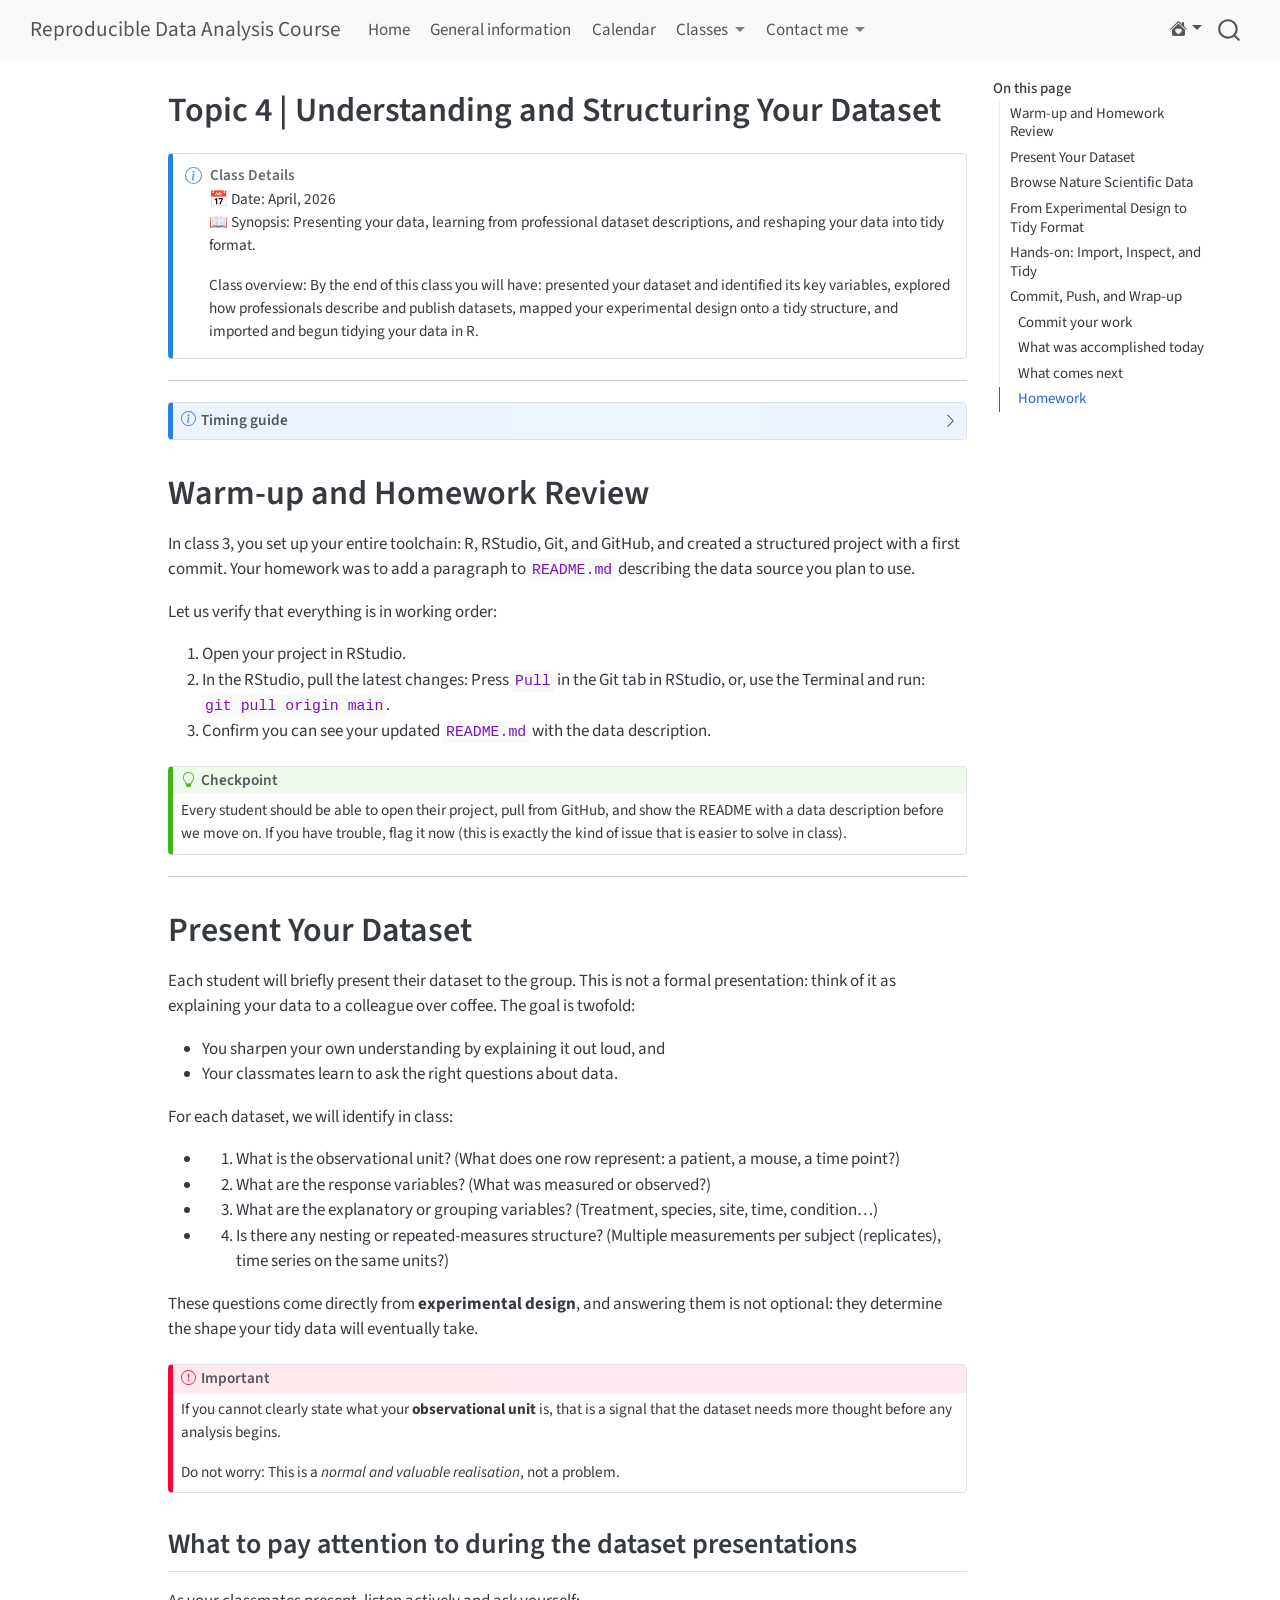
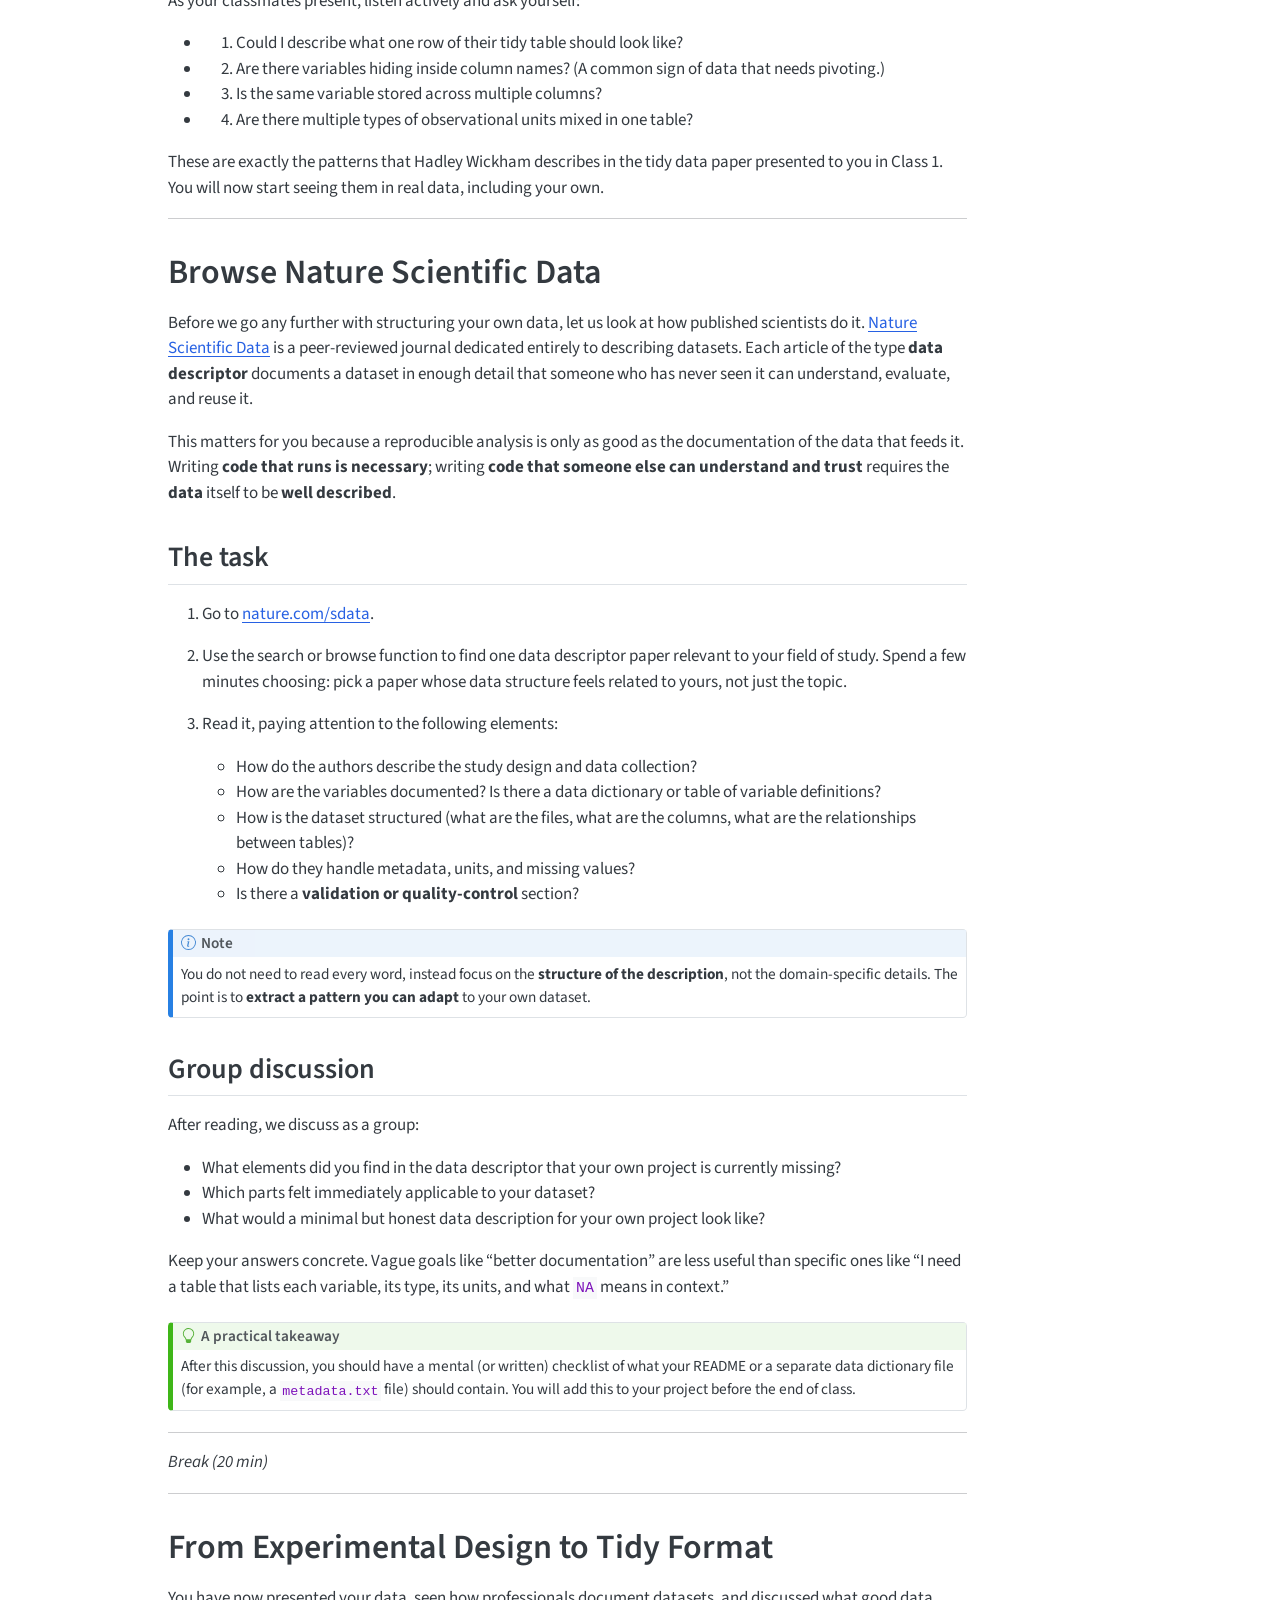
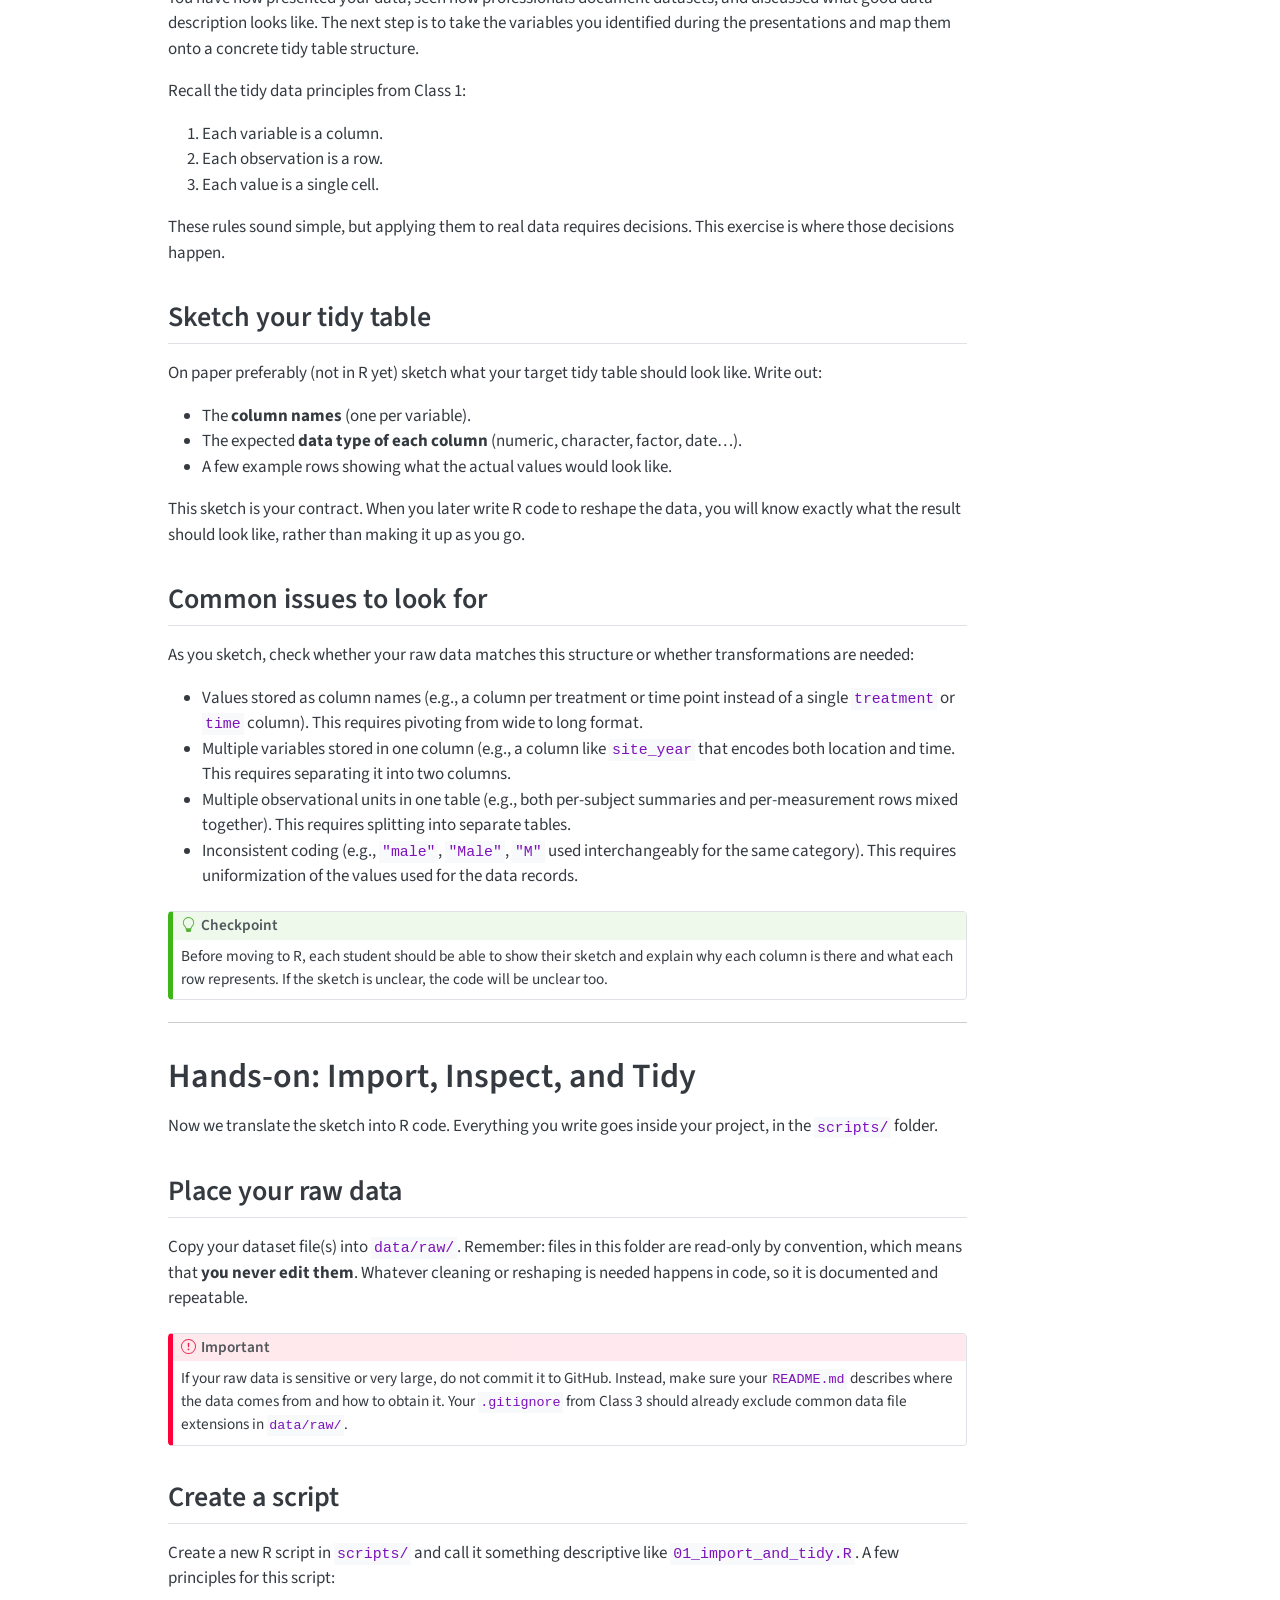
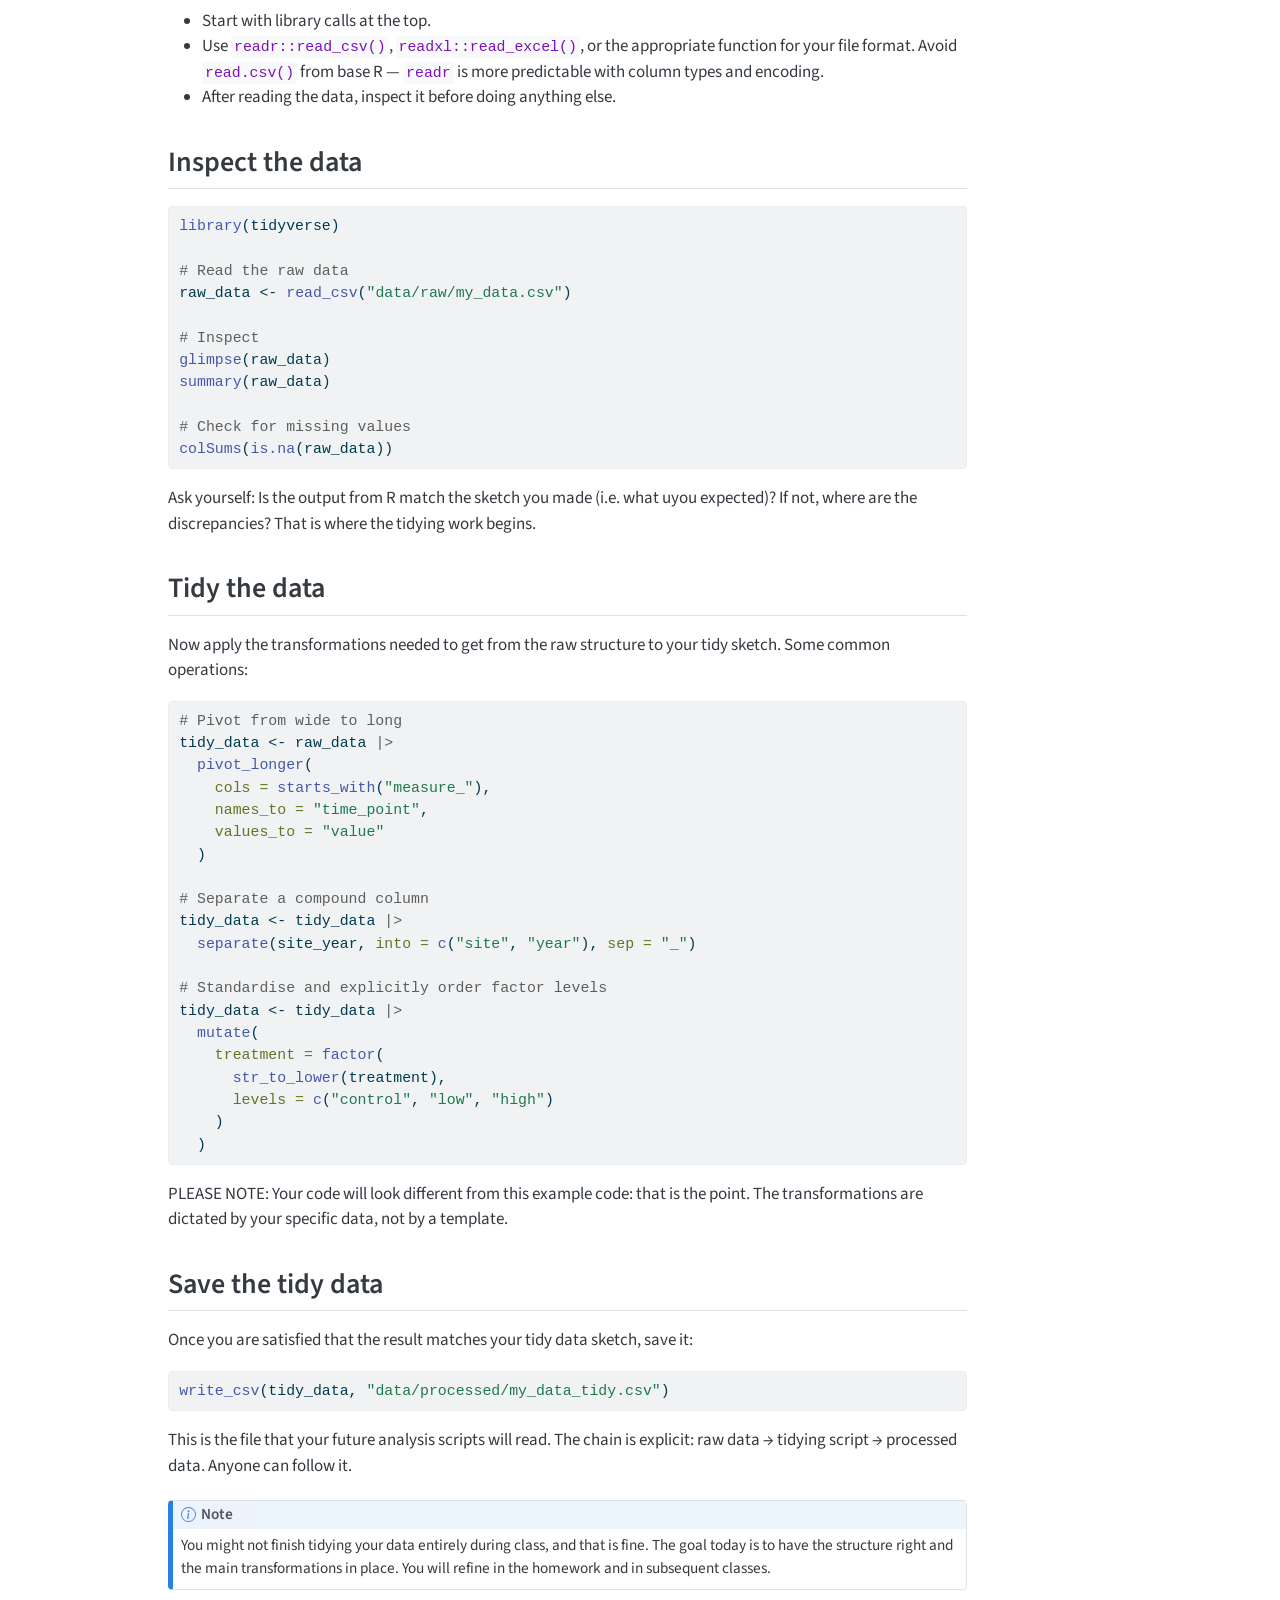
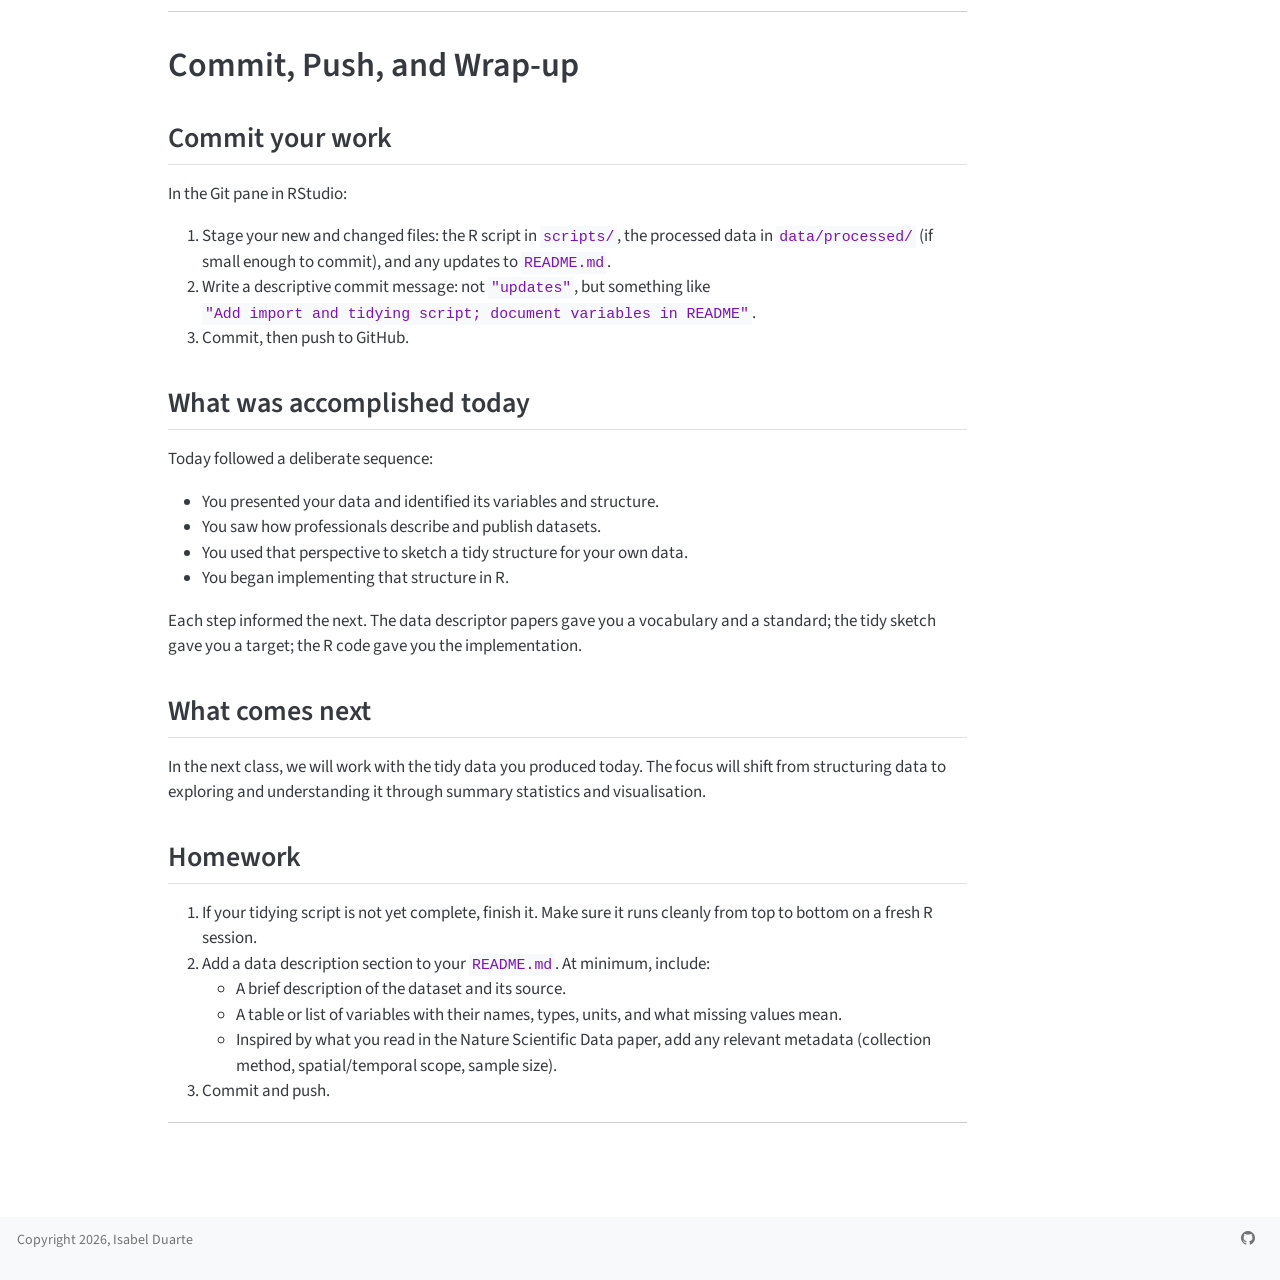
<file: docs/classes/class4.html>
<!DOCTYPE html>
<html xmlns="http://www.w3.org/1999/xhtml" lang="en" xml:lang="en"><head>

<meta charset="utf-8">
<meta name="generator" content="quarto-1.5.57">

<meta name="viewport" content="width=device-width, initial-scale=1.0, user-scalable=yes">


<title>Topic 4 | Understanding and Structuring Your Dataset – Reproducible Data Analysis Course</title>
<style>
code{white-space: pre-wrap;}
span.smallcaps{font-variant: small-caps;}
div.columns{display: flex; gap: min(4vw, 1.5em);}
div.column{flex: auto; overflow-x: auto;}
div.hanging-indent{margin-left: 1.5em; text-indent: -1.5em;}
ul.task-list{list-style: none;}
ul.task-list li input[type="checkbox"] {
  width: 0.8em;
  margin: 0 0.8em 0.2em -1em; /* quarto-specific, see https://github.com/quarto-dev/quarto-cli/issues/4556 */ 
  vertical-align: middle;
}
/* CSS for syntax highlighting */
pre > code.sourceCode { white-space: pre; position: relative; }
pre > code.sourceCode > span { line-height: 1.25; }
pre > code.sourceCode > span:empty { height: 1.2em; }
.sourceCode { overflow: visible; }
code.sourceCode > span { color: inherit; text-decoration: inherit; }
div.sourceCode { margin: 1em 0; }
pre.sourceCode { margin: 0; }
@media screen {
div.sourceCode { overflow: auto; }
}
@media print {
pre > code.sourceCode { white-space: pre-wrap; }
pre > code.sourceCode > span { display: inline-block; text-indent: -5em; padding-left: 5em; }
}
pre.numberSource code
  { counter-reset: source-line 0; }
pre.numberSource code > span
  { position: relative; left: -4em; counter-increment: source-line; }
pre.numberSource code > span > a:first-child::before
  { content: counter(source-line);
    position: relative; left: -1em; text-align: right; vertical-align: baseline;
    border: none; display: inline-block;
    -webkit-touch-callout: none; -webkit-user-select: none;
    -khtml-user-select: none; -moz-user-select: none;
    -ms-user-select: none; user-select: none;
    padding: 0 4px; width: 4em;
  }
pre.numberSource { margin-left: 3em;  padding-left: 4px; }
div.sourceCode
  {   }
@media screen {
pre > code.sourceCode > span > a:first-child::before { text-decoration: underline; }
}
</style>


<script src="../site_libs/quarto-nav/quarto-nav.js"></script>
<script src="../site_libs/quarto-nav/headroom.min.js"></script>
<script src="../site_libs/clipboard/clipboard.min.js"></script>
<script src="../site_libs/quarto-search/autocomplete.umd.js"></script>
<script src="../site_libs/quarto-search/fuse.min.js"></script>
<script src="../site_libs/quarto-search/quarto-search.js"></script>
<meta name="quarto:offset" content="../">
<script src="../site_libs/quarto-html/quarto.js"></script>
<script src="../site_libs/quarto-html/popper.min.js"></script>
<script src="../site_libs/quarto-html/tippy.umd.min.js"></script>
<script src="../site_libs/quarto-html/anchor.min.js"></script>
<link href="../site_libs/quarto-html/tippy.css" rel="stylesheet">
<link href="../site_libs/quarto-html/quarto-syntax-highlighting.css" rel="stylesheet" id="quarto-text-highlighting-styles">
<script src="../site_libs/bootstrap/bootstrap.min.js"></script>
<link href="../site_libs/bootstrap/bootstrap-icons.css" rel="stylesheet">
<link href="../site_libs/bootstrap/bootstrap.min.css" rel="stylesheet" id="quarto-bootstrap" data-mode="light">
<script id="quarto-search-options" type="application/json">{
  "location": "navbar",
  "copy-button": false,
  "collapse-after": 3,
  "panel-placement": "end",
  "type": "overlay",
  "limit": 50,
  "keyboard-shortcut": [
    "f",
    "/",
    "s"
  ],
  "show-item-context": false,
  "language": {
    "search-no-results-text": "No results",
    "search-matching-documents-text": "matching documents",
    "search-copy-link-title": "Copy link to search",
    "search-hide-matches-text": "Hide additional matches",
    "search-more-match-text": "more match in this document",
    "search-more-matches-text": "more matches in this document",
    "search-clear-button-title": "Clear",
    "search-text-placeholder": "",
    "search-detached-cancel-button-title": "Cancel",
    "search-submit-button-title": "Submit",
    "search-label": "Search"
  }
}</script>


</head>

<body class="nav-fixed">

<div id="quarto-search-results"></div>
  <header id="quarto-header" class="headroom fixed-top">
    <nav class="navbar navbar-expand-lg " data-bs-theme="dark">
      <div class="navbar-container container-fluid">
      <div class="navbar-brand-container mx-auto">
    <a class="navbar-brand" href="../index.html">
    <span class="navbar-title">Reproducible Data Analysis Course</span>
    </a>
  </div>
            <div id="quarto-search" class="" title="Search"></div>
          <button class="navbar-toggler" type="button" data-bs-toggle="collapse" data-bs-target="#navbarCollapse" aria-controls="navbarCollapse" role="menu" aria-expanded="false" aria-label="Toggle navigation" onclick="if (window.quartoToggleHeadroom) { window.quartoToggleHeadroom(); }">
  <span class="navbar-toggler-icon"></span>
</button>
          <div class="collapse navbar-collapse" id="navbarCollapse">
            <ul class="navbar-nav navbar-nav-scroll me-auto">
  <li class="nav-item">
    <a class="nav-link" href="../index.html"> 
<span class="menu-text">Home</span></a>
  </li>  
  <li class="nav-item">
    <a class="nav-link" href="../system_setup.html"> 
<span class="menu-text">General information</span></a>
  </li>  
  <li class="nav-item">
    <a class="nav-link" href="../calendar.html"> 
<span class="menu-text">Calendar</span></a>
  </li>  
  <li class="nav-item dropdown ">
    <a class="nav-link dropdown-toggle" href="#" id="nav-menu-classes" role="link" data-bs-toggle="dropdown" aria-expanded="false">
 <span class="menu-text">Classes</span>
    </a>
    <ul class="dropdown-menu" aria-labelledby="nav-menu-classes">    
        <li>
    <a class="dropdown-item" href="../classes/class1.html">
 <span class="dropdown-text">Topic 1 | Tidy data</span></a>
  </li>  
        <li>
    <a class="dropdown-item" href="../classes/class2.html">
 <span class="dropdown-text">Topic 2 | Introduction to R</span></a>
  </li>  
        <li>
    <a class="dropdown-item" href="../classes/class2_advanced_r.html">
 <span class="dropdown-text">Topic 2 | Advanced R</span></a>
  </li>  
        <li>
    <a class="dropdown-item" href="../classes/class3.html">
 <span class="dropdown-text">Topic 3 | Setting Up for Reproducible Data Analysis</span></a>
  </li>  
        <li>
    <a class="dropdown-item" href="../classes/class4.html">
 <span class="dropdown-text">Topic 4 | Understanding and Structuring Your Dataset</span></a>
  </li>  
        <li>
    <a class="dropdown-item" href="../classes/class5.html">
 <span class="dropdown-text">Topic 5 | Exploring Your Data: Summary Statistics and Visualisation</span></a>
  </li>  
        <li>
    <a class="dropdown-item" href="../classes/class6.html">
 <span class="dropdown-text">Topic 6 | Polished Plots, Literate Programming, and the Data Descriptor</span></a>
  </li>  
        <li>
    <a class="dropdown-item" href="../classes/class7.html">
 <span class="dropdown-text">Topic 7 | Finishing Your EDA and Data Descriptor</span></a>
  </li>  
        <li>
    <a class="dropdown-item" href="../classes/class8.html">
 <span class="dropdown-text">Topic 8 | Course Wrap-up</span></a>
  </li>  
    </ul>
  </li>
  <li class="nav-item dropdown ">
    <a class="nav-link dropdown-toggle" href="#" id="nav-menu-contact-me" role="link" data-bs-toggle="dropdown" aria-expanded="false">
 <span class="menu-text">Contact me</span>
    </a>
    <ul class="dropdown-menu" aria-labelledby="nav-menu-contact-me">    
        <li>
    <a class="dropdown-item" href="../contact_me.html">
 <span class="dropdown-text">Contact me</span></a>
  </li>  
    </ul>
  </li>
</ul>
          </div> <!-- /navcollapse -->
            <div class="quarto-navbar-tools">
    <div class="dropdown">
      <a href="" title="" id="quarto-navigation-tool-dropdown-0" class="quarto-navigation-tool dropdown-toggle px-1" data-bs-toggle="dropdown" aria-expanded="false" role="link" aria-label=""><i class="bi bi-house-heart-fill"></i></a>
      <ul class="dropdown-menu" aria-labelledby="quarto-navigation-tool-dropdown-0">
          <li>
            <a class="dropdown-item quarto-navbar-tools-item" href="https://www.ualg.pt/">
            Universidade do Algarve
            </a>
          </li>
      </ul>
    </div>
</div>
      </div> <!-- /container-fluid -->
    </nav>
</header>
<!-- content -->
<div id="quarto-content" class="quarto-container page-columns page-rows-contents page-layout-article page-navbar">
<!-- sidebar -->
<!-- margin-sidebar -->
    <div id="quarto-margin-sidebar" class="sidebar margin-sidebar">
        <nav id="TOC" role="doc-toc" class="toc-active">
    <h2 id="toc-title">On this page</h2>
   
  <ul>
  <li><a href="#sec-warmup" id="toc-sec-warmup" class="nav-link active" data-scroll-target="#sec-warmup">Warm-up and Homework Review</a></li>
  <li><a href="#sec-present" id="toc-sec-present" class="nav-link" data-scroll-target="#sec-present">Present Your Dataset</a>
  <ul class="collapse">
  <li><a href="#what-to-pay-attention-to-during-the-dataset-presentations" id="toc-what-to-pay-attention-to-during-the-dataset-presentations" class="nav-link" data-scroll-target="#what-to-pay-attention-to-during-the-dataset-presentations">What to pay attention to during the dataset presentations</a></li>
  </ul></li>
  <li><a href="#sec-scientific-data" id="toc-sec-scientific-data" class="nav-link" data-scroll-target="#sec-scientific-data">Browse Nature Scientific Data</a>
  <ul class="collapse">
  <li><a href="#the-task" id="toc-the-task" class="nav-link" data-scroll-target="#the-task">The task</a></li>
  <li><a href="#group-discussion" id="toc-group-discussion" class="nav-link" data-scroll-target="#group-discussion">Group discussion</a></li>
  </ul></li>
  <li><a href="#sec-tidy" id="toc-sec-tidy" class="nav-link" data-scroll-target="#sec-tidy">From Experimental Design to Tidy Format</a>
  <ul class="collapse">
  <li><a href="#sketch-your-tidy-table" id="toc-sketch-your-tidy-table" class="nav-link" data-scroll-target="#sketch-your-tidy-table">Sketch your tidy table</a></li>
  <li><a href="#common-issues-to-look-for" id="toc-common-issues-to-look-for" class="nav-link" data-scroll-target="#common-issues-to-look-for">Common issues to look for</a></li>
  </ul></li>
  <li><a href="#sec-hands-on" id="toc-sec-hands-on" class="nav-link" data-scroll-target="#sec-hands-on">Hands-on: Import, Inspect, and Tidy</a>
  <ul class="collapse">
  <li><a href="#place-your-raw-data" id="toc-place-your-raw-data" class="nav-link" data-scroll-target="#place-your-raw-data">Place your raw data</a></li>
  <li><a href="#create-a-script" id="toc-create-a-script" class="nav-link" data-scroll-target="#create-a-script">Create a script</a></li>
  <li><a href="#inspect-the-data" id="toc-inspect-the-data" class="nav-link" data-scroll-target="#inspect-the-data">Inspect the data</a></li>
  <li><a href="#tidy-the-data" id="toc-tidy-the-data" class="nav-link" data-scroll-target="#tidy-the-data">Tidy the data</a></li>
  <li><a href="#save-the-tidy-data" id="toc-save-the-tidy-data" class="nav-link" data-scroll-target="#save-the-tidy-data">Save the tidy data</a></li>
  </ul></li>
  <li><a href="#sec-wrapup" id="toc-sec-wrapup" class="nav-link" data-scroll-target="#sec-wrapup">Commit, Push, and Wrap-up</a>
  <ul class="collapse">
  <li><a href="#commit-your-work" id="toc-commit-your-work" class="nav-link" data-scroll-target="#commit-your-work">Commit your work</a></li>
  <li><a href="#what-was-accomplished-today" id="toc-what-was-accomplished-today" class="nav-link" data-scroll-target="#what-was-accomplished-today">What was accomplished today</a></li>
  <li><a href="#what-comes-next" id="toc-what-comes-next" class="nav-link" data-scroll-target="#what-comes-next">What comes next</a></li>
  <li><a href="#sec-homework" id="toc-sec-homework" class="nav-link" data-scroll-target="#sec-homework">Homework</a></li>
  </ul></li>
  </ul>
</nav>
    </div>
<!-- main -->
<main class="content" id="quarto-document-content">

<header id="title-block-header" class="quarto-title-block default">
<div class="quarto-title">
<h1 class="title">Topic 4 | Understanding and Structuring Your Dataset</h1>
</div>



<div class="quarto-title-meta">

    
  
    
  </div>
  


</header>


<div class="callout callout-style-simple callout-note callout-titled">
<div class="callout-header d-flex align-content-center">
<div class="callout-icon-container">
<i class="callout-icon"></i>
</div>
<div class="callout-title-container flex-fill">
Class Details
</div>
</div>
<div class="callout-body-container callout-body">
<p>📅 Date: April, 2026<br>
📖 Synopsis: Presenting your data, learning from professional dataset descriptions, and reshaping your data into tidy format.</p>
<p>Class overview: By the end of this class you will have: presented your dataset and identified its key variables, explored how professionals describe and publish datasets, mapped your experimental design onto a tidy structure, and imported and begun tidying your data in R.</p>
</div>
</div>
<hr>
<div class="callout callout-style-default callout-note callout-titled">
<div class="callout-header d-flex align-content-center" data-bs-toggle="collapse" data-bs-target=".callout-2-contents" aria-controls="callout-2" aria-expanded="false" aria-label="Toggle callout">
<div class="callout-icon-container">
<i class="callout-icon"></i>
</div>
<div class="callout-title-container flex-fill">
Timing guide
</div>
<div class="callout-btn-toggle d-inline-block border-0 py-1 ps-1 pe-0 float-end"><i class="callout-toggle"></i></div>
</div>
<div id="callout-2" class="callout-2-contents callout-collapse collapse">
<div class="callout-body-container callout-body">
<table class="caption-top table">
<thead>
<tr class="header">
<th>Segment</th>
<th>Duration</th>
</tr>
</thead>
<tbody>
<tr class="odd">
<td>Warm-up and homework review</td>
<td>20 min</td>
</tr>
<tr class="even">
<td>Present your dataset</td>
<td>50 min</td>
</tr>
<tr class="odd">
<td>Browse Nature Scientific Data + discussion</td>
<td>50 min</td>
</tr>
<tr class="even">
<td>Break</td>
<td>20 min</td>
</tr>
<tr class="odd">
<td>From experimental design to tidy format</td>
<td>40 min</td>
</tr>
<tr class="even">
<td>Hands-on: import, inspect, and tidy</td>
<td>60 min</td>
</tr>
<tr class="odd">
<td>Commit, push, and wrap-up</td>
<td>15 min</td>
</tr>
<tr class="even">
<td>Buffer / troubleshooting</td>
<td>10 min</td>
</tr>
<tr class="odd">
<td><strong>Total</strong></td>
<td><strong>~260 min (~4 h)</strong></td>
</tr>
</tbody>
</table>
</div>
</div>
</div>
<section id="sec-warmup" class="level1">
<h1>Warm-up and Homework Review</h1>
<p>In class 3, you set up your entire toolchain: R, RStudio, Git, and GitHub, and created a structured project with a first commit. Your homework was to add a paragraph to <code>README.md</code> describing the data source you plan to use.</p>
<p>Let us verify that everything is in working order:</p>
<ol type="1">
<li>Open your project in RStudio.</li>
<li>In the RStudio, pull the latest changes: Press <code>Pull</code> in the Git tab in RStudio, or, use the Terminal and run: <code>git pull origin main</code>.</li>
<li>Confirm you can see your updated <code>README.md</code> with the data description.</li>
</ol>
<div class="callout callout-style-default callout-tip callout-titled">
<div class="callout-header d-flex align-content-center">
<div class="callout-icon-container">
<i class="callout-icon"></i>
</div>
<div class="callout-title-container flex-fill">
Checkpoint
</div>
</div>
<div class="callout-body-container callout-body">
<p>Every student should be able to open their project, pull from GitHub, and show the README with a data description before we move on. If you have trouble, flag it now (this is exactly the kind of issue that is easier to solve in class).</p>
</div>
</div>
<hr>
</section>
<section id="sec-present" class="level1">
<h1>Present Your Dataset</h1>
<p>Each student will briefly present their dataset to the group. This is not a formal presentation: think of it as explaining your data to a colleague over coffee. The goal is twofold:</p>
<ul>
<li>You sharpen your own understanding by explaining it out loud, and</li>
<li>Your classmates learn to ask the right questions about data.</li>
</ul>
<p>For each dataset, we will identify in class:</p>
<ul>
<li><ol type="1">
<li>What is the observational unit? (What does one row represent: a patient, a mouse, a time point?)</li>
</ol></li>
<li><ol start="2" type="1">
<li>What are the response variables? (What was measured or observed?)</li>
</ol></li>
<li><ol start="3" type="1">
<li>What are the explanatory or grouping variables? (Treatment, species, site, time, condition…)</li>
</ol></li>
<li><ol start="4" type="1">
<li>Is there any nesting or repeated-measures structure? (Multiple measurements per subject (replicates), time series on the same units?)</li>
</ol></li>
</ul>
<p>These questions come directly from <strong>experimental design</strong>, and answering them is not optional: they determine the shape your tidy data will eventually take.</p>
<div class="callout callout-style-default callout-important callout-titled">
<div class="callout-header d-flex align-content-center">
<div class="callout-icon-container">
<i class="callout-icon"></i>
</div>
<div class="callout-title-container flex-fill">
Important
</div>
</div>
<div class="callout-body-container callout-body">
<p>If you cannot clearly state what your <strong>observational unit</strong> is, that is a signal that the dataset needs more thought before any analysis begins.</p>
<p>Do not worry: This is a <em>normal and valuable realisation</em>, not a problem.</p>
</div>
</div>
<section id="what-to-pay-attention-to-during-the-dataset-presentations" class="level2">
<h2 class="anchored" data-anchor-id="what-to-pay-attention-to-during-the-dataset-presentations">What to pay attention to during the dataset presentations</h2>
<p>As your classmates present, listen actively and ask yourself:</p>
<ul>
<li><ol type="1">
<li>Could I describe what one row of their tidy table should look like?</li>
</ol></li>
<li><ol start="2" type="1">
<li>Are there variables hiding inside column names? (A common sign of data that needs pivoting.)</li>
</ol></li>
<li><ol start="3" type="1">
<li>Is the same variable stored across multiple columns?</li>
</ol></li>
<li><ol start="4" type="1">
<li>Are there multiple types of observational units mixed in one table?</li>
</ol></li>
</ul>
<p>These are exactly the patterns that Hadley Wickham describes in the tidy data paper presented to you in Class 1. You will now start seeing them in real data, including your own.</p>
<hr>
</section>
</section>
<section id="sec-scientific-data" class="level1">
<h1>Browse Nature Scientific Data</h1>
<p>Before we go any further with structuring your own data, let us look at how published scientists do it. <a href="https://www.nature.com/sdata/">Nature Scientific Data</a> is a peer-reviewed journal dedicated entirely to describing datasets. Each article of the type <strong>data descriptor</strong> documents a dataset in enough detail that someone who has never seen it can understand, evaluate, and reuse it.</p>
<p>This matters for you because a reproducible analysis is only as good as the documentation of the data that feeds it. Writing <strong>code that runs is necessary</strong>; writing <strong>code that someone else can understand and trust</strong> requires the <strong>data</strong> itself to be <strong>well described</strong>.</p>
<section id="the-task" class="level2">
<h2 class="anchored" data-anchor-id="the-task">The task</h2>
<ol type="1">
<li><p>Go to <a href="https://www.nature.com/sdata/">nature.com/sdata</a>.</p></li>
<li><p>Use the search or browse function to find one data descriptor paper relevant to your field of study. Spend a few minutes choosing: pick a paper whose data structure feels related to yours, not just the topic.</p></li>
<li><p>Read it, paying attention to the following elements:</p>
<ul>
<li>How do the authors describe the study design and data collection?</li>
<li>How are the variables documented? Is there a data dictionary or table of variable definitions?</li>
<li>How is the dataset structured (what are the files, what are the columns, what are the relationships between tables)?</li>
<li>How do they handle metadata, units, and missing values?</li>
<li>Is there a <strong>validation or quality-control</strong> section?</li>
</ul></li>
</ol>
<div class="callout callout-style-default callout-note callout-titled">
<div class="callout-header d-flex align-content-center">
<div class="callout-icon-container">
<i class="callout-icon"></i>
</div>
<div class="callout-title-container flex-fill">
Note
</div>
</div>
<div class="callout-body-container callout-body">
<p>You do not need to read every word, instead focus on the <strong>structure of the description</strong>, not the domain-specific details. The point is to <strong>extract a pattern you can adapt</strong> to your own dataset.</p>
</div>
</div>
</section>
<section id="group-discussion" class="level2">
<h2 class="anchored" data-anchor-id="group-discussion">Group discussion</h2>
<p>After reading, we discuss as a group:</p>
<ul>
<li>What elements did you find in the data descriptor that your own project is currently missing?</li>
<li>Which parts felt immediately applicable to your dataset?</li>
<li>What would a minimal but honest data description for your own project look like?</li>
</ul>
<p>Keep your answers concrete. Vague goals like “better documentation” are less useful than specific ones like “I need a table that lists each variable, its type, its units, and what <code>NA</code> means in context.”</p>
<div class="callout callout-style-default callout-tip callout-titled">
<div class="callout-header d-flex align-content-center">
<div class="callout-icon-container">
<i class="callout-icon"></i>
</div>
<div class="callout-title-container flex-fill">
A practical takeaway
</div>
</div>
<div class="callout-body-container callout-body">
<p>After this discussion, you should have a mental (or written) checklist of what your README or a separate data dictionary file (for example, a <code>metadata.txt</code> file) should contain. You will add this to your project before the end of class.</p>
</div>
</div>
<hr>
<p><em>Break (20 min)</em></p>
<hr>
</section>
</section>
<section id="sec-tidy" class="level1">
<h1>From Experimental Design to Tidy Format</h1>
<p>You have now presented your data, seen how professionals document datasets, and discussed what good data description looks like. The next step is to take the variables you identified during the presentations and map them onto a concrete tidy table structure.</p>
<p>Recall the tidy data principles from Class 1:</p>
<ol type="1">
<li>Each variable is a column.</li>
<li>Each observation is a row.</li>
<li>Each value is a single cell.</li>
</ol>
<p>These rules sound simple, but applying them to real data requires decisions. This exercise is where those decisions happen.</p>
<section id="sketch-your-tidy-table" class="level2">
<h2 class="anchored" data-anchor-id="sketch-your-tidy-table">Sketch your tidy table</h2>
<p>On paper preferably (not in R yet) sketch what your target tidy table should look like. Write out:</p>
<ul>
<li>The <strong>column names</strong> (one per variable).</li>
<li>The expected <strong>data type of each column</strong> (numeric, character, factor, date…).</li>
<li>A few example rows showing what the actual values would look like.</li>
</ul>
<p>This sketch is your contract. When you later write R code to reshape the data, you will know exactly what the result should look like, rather than making it up as you go.</p>
</section>
<section id="common-issues-to-look-for" class="level2">
<h2 class="anchored" data-anchor-id="common-issues-to-look-for">Common issues to look for</h2>
<p>As you sketch, check whether your raw data matches this structure or whether transformations are needed:</p>
<ul>
<li>Values stored as column names (e.g., a column per treatment or time point instead of a single <code>treatment</code> or <code>time</code> column). This requires pivoting from wide to long format.</li>
<li>Multiple variables stored in one column (e.g., a column like <code>site_year</code> that encodes both location and time. This requires separating it into two columns.</li>
<li>Multiple observational units in one table (e.g., both per-subject summaries and per-measurement rows mixed together). This requires splitting into separate tables.</li>
<li>Inconsistent coding (e.g., <code>"male"</code>, <code>"Male"</code>, <code>"M"</code> used interchangeably for the same category). This requires uniformization of the values used for the data records.</li>
</ul>
<div class="callout callout-style-default callout-tip callout-titled">
<div class="callout-header d-flex align-content-center">
<div class="callout-icon-container">
<i class="callout-icon"></i>
</div>
<div class="callout-title-container flex-fill">
Checkpoint
</div>
</div>
<div class="callout-body-container callout-body">
<p>Before moving to R, each student should be able to show their sketch and explain why each column is there and what each row represents. If the sketch is unclear, the code will be unclear too.</p>
</div>
</div>
<hr>
</section>
</section>
<section id="sec-hands-on" class="level1">
<h1>Hands-on: Import, Inspect, and Tidy</h1>
<p>Now we translate the sketch into R code. Everything you write goes inside your project, in the <code>scripts/</code> folder.</p>
<section id="place-your-raw-data" class="level2">
<h2 class="anchored" data-anchor-id="place-your-raw-data">Place your raw data</h2>
<p>Copy your dataset file(s) into <code>data/raw/</code>. Remember: files in this folder are read-only by convention, which means that <strong>you never edit them</strong>. Whatever cleaning or reshaping is needed happens in code, so it is documented and repeatable.</p>
<div class="callout callout-style-default callout-important callout-titled">
<div class="callout-header d-flex align-content-center">
<div class="callout-icon-container">
<i class="callout-icon"></i>
</div>
<div class="callout-title-container flex-fill">
Important
</div>
</div>
<div class="callout-body-container callout-body">
<p>If your raw data is sensitive or very large, do not commit it to GitHub. Instead, make sure your <code>README.md</code> describes where the data comes from and how to obtain it. Your <code>.gitignore</code> from Class 3 should already exclude common data file extensions in <code>data/raw/</code>.</p>
</div>
</div>
</section>
<section id="create-a-script" class="level2">
<h2 class="anchored" data-anchor-id="create-a-script">Create a script</h2>
<p>Create a new R script in <code>scripts/</code> and call it something descriptive like <code>01_import_and_tidy.R</code>. A few principles for this script:</p>
<ul>
<li>Start with library calls at the top.</li>
<li>Use <code>readr::read_csv()</code>, <code>readxl::read_excel()</code>, or the appropriate function for your file format. Avoid <code>read.csv()</code> from base R — <code>readr</code> is more predictable with column types and encoding.</li>
<li>After reading the data, inspect it before doing anything else.</li>
</ul>
</section>
<section id="inspect-the-data" class="level2">
<h2 class="anchored" data-anchor-id="inspect-the-data">Inspect the data</h2>
<div class="sourceCode" id="cb1"><pre class="sourceCode r code-with-copy"><code class="sourceCode r"><span id="cb1-1"><a href="#cb1-1" aria-hidden="true" tabindex="-1"></a><span class="fu">library</span>(tidyverse)</span>
<span id="cb1-2"><a href="#cb1-2" aria-hidden="true" tabindex="-1"></a></span>
<span id="cb1-3"><a href="#cb1-3" aria-hidden="true" tabindex="-1"></a><span class="co"># Read the raw data</span></span>
<span id="cb1-4"><a href="#cb1-4" aria-hidden="true" tabindex="-1"></a>raw_data <span class="ot">&lt;-</span> <span class="fu">read_csv</span>(<span class="st">"data/raw/my_data.csv"</span>)</span>
<span id="cb1-5"><a href="#cb1-5" aria-hidden="true" tabindex="-1"></a></span>
<span id="cb1-6"><a href="#cb1-6" aria-hidden="true" tabindex="-1"></a><span class="co"># Inspect</span></span>
<span id="cb1-7"><a href="#cb1-7" aria-hidden="true" tabindex="-1"></a><span class="fu">glimpse</span>(raw_data)</span>
<span id="cb1-8"><a href="#cb1-8" aria-hidden="true" tabindex="-1"></a><span class="fu">summary</span>(raw_data)</span>
<span id="cb1-9"><a href="#cb1-9" aria-hidden="true" tabindex="-1"></a></span>
<span id="cb1-10"><a href="#cb1-10" aria-hidden="true" tabindex="-1"></a><span class="co"># Check for missing values</span></span>
<span id="cb1-11"><a href="#cb1-11" aria-hidden="true" tabindex="-1"></a><span class="fu">colSums</span>(<span class="fu">is.na</span>(raw_data))</span></code><button title="Copy to Clipboard" class="code-copy-button"><i class="bi"></i></button></pre></div>
<p>Ask yourself: Is the output from R match the sketch you made (i.e.&nbsp;what uyou expected)? If not, where are the discrepancies? That is where the tidying work begins.</p>
</section>
<section id="tidy-the-data" class="level2">
<h2 class="anchored" data-anchor-id="tidy-the-data">Tidy the data</h2>
<p>Now apply the transformations needed to get from the raw structure to your tidy sketch. Some common operations:</p>
<div class="sourceCode" id="cb2"><pre class="sourceCode r code-with-copy"><code class="sourceCode r"><span id="cb2-1"><a href="#cb2-1" aria-hidden="true" tabindex="-1"></a><span class="co"># Pivot from wide to long</span></span>
<span id="cb2-2"><a href="#cb2-2" aria-hidden="true" tabindex="-1"></a>tidy_data <span class="ot">&lt;-</span> raw_data <span class="sc">|&gt;</span></span>
<span id="cb2-3"><a href="#cb2-3" aria-hidden="true" tabindex="-1"></a>  <span class="fu">pivot_longer</span>(</span>
<span id="cb2-4"><a href="#cb2-4" aria-hidden="true" tabindex="-1"></a>    <span class="at">cols =</span> <span class="fu">starts_with</span>(<span class="st">"measure_"</span>),</span>
<span id="cb2-5"><a href="#cb2-5" aria-hidden="true" tabindex="-1"></a>    <span class="at">names_to =</span> <span class="st">"time_point"</span>,</span>
<span id="cb2-6"><a href="#cb2-6" aria-hidden="true" tabindex="-1"></a>    <span class="at">values_to =</span> <span class="st">"value"</span></span>
<span id="cb2-7"><a href="#cb2-7" aria-hidden="true" tabindex="-1"></a>  )</span>
<span id="cb2-8"><a href="#cb2-8" aria-hidden="true" tabindex="-1"></a></span>
<span id="cb2-9"><a href="#cb2-9" aria-hidden="true" tabindex="-1"></a><span class="co"># Separate a compound column</span></span>
<span id="cb2-10"><a href="#cb2-10" aria-hidden="true" tabindex="-1"></a>tidy_data <span class="ot">&lt;-</span> tidy_data <span class="sc">|&gt;</span></span>
<span id="cb2-11"><a href="#cb2-11" aria-hidden="true" tabindex="-1"></a>  <span class="fu">separate</span>(site_year, <span class="at">into =</span> <span class="fu">c</span>(<span class="st">"site"</span>, <span class="st">"year"</span>), <span class="at">sep =</span> <span class="st">"_"</span>)</span>
<span id="cb2-12"><a href="#cb2-12" aria-hidden="true" tabindex="-1"></a></span>
<span id="cb2-13"><a href="#cb2-13" aria-hidden="true" tabindex="-1"></a><span class="co"># Standardise and explicitly order factor levels</span></span>
<span id="cb2-14"><a href="#cb2-14" aria-hidden="true" tabindex="-1"></a>tidy_data <span class="ot">&lt;-</span> tidy_data <span class="sc">|&gt;</span></span>
<span id="cb2-15"><a href="#cb2-15" aria-hidden="true" tabindex="-1"></a>  <span class="fu">mutate</span>(</span>
<span id="cb2-16"><a href="#cb2-16" aria-hidden="true" tabindex="-1"></a>    <span class="at">treatment =</span> <span class="fu">factor</span>(</span>
<span id="cb2-17"><a href="#cb2-17" aria-hidden="true" tabindex="-1"></a>      <span class="fu">str_to_lower</span>(treatment),</span>
<span id="cb2-18"><a href="#cb2-18" aria-hidden="true" tabindex="-1"></a>      <span class="at">levels =</span> <span class="fu">c</span>(<span class="st">"control"</span>, <span class="st">"low"</span>, <span class="st">"high"</span>)</span>
<span id="cb2-19"><a href="#cb2-19" aria-hidden="true" tabindex="-1"></a>    )</span>
<span id="cb2-20"><a href="#cb2-20" aria-hidden="true" tabindex="-1"></a>  )</span></code><button title="Copy to Clipboard" class="code-copy-button"><i class="bi"></i></button></pre></div>
<p>PLEASE NOTE: Your code will look different from this example code: that is the point. The transformations are dictated by your specific data, not by a template.</p>
</section>
<section id="save-the-tidy-data" class="level2">
<h2 class="anchored" data-anchor-id="save-the-tidy-data">Save the tidy data</h2>
<p>Once you are satisfied that the result matches your tidy data sketch, save it:</p>
<div class="sourceCode" id="cb3"><pre class="sourceCode r code-with-copy"><code class="sourceCode r"><span id="cb3-1"><a href="#cb3-1" aria-hidden="true" tabindex="-1"></a><span class="fu">write_csv</span>(tidy_data, <span class="st">"data/processed/my_data_tidy.csv"</span>)</span></code><button title="Copy to Clipboard" class="code-copy-button"><i class="bi"></i></button></pre></div>
<p>This is the file that your future analysis scripts will read. The chain is explicit: raw data → tidying script → processed data. Anyone can follow it.</p>
<div class="callout callout-style-default callout-note callout-titled">
<div class="callout-header d-flex align-content-center">
<div class="callout-icon-container">
<i class="callout-icon"></i>
</div>
<div class="callout-title-container flex-fill">
Note
</div>
</div>
<div class="callout-body-container callout-body">
<p>You might not finish tidying your data entirely during class, and that is fine. The goal today is to have the structure right and the main transformations in place. You will refine in the homework and in subsequent classes.</p>
</div>
</div>
<hr>
</section>
</section>
<section id="sec-wrapup" class="level1">
<h1>Commit, Push, and Wrap-up</h1>
<section id="commit-your-work" class="level2">
<h2 class="anchored" data-anchor-id="commit-your-work">Commit your work</h2>
<p>In the Git pane in RStudio:</p>
<ol type="1">
<li>Stage your new and changed files: the R script in <code>scripts/</code>, the processed data in <code>data/processed/</code> (if small enough to commit), and any updates to <code>README.md</code>.</li>
<li>Write a descriptive commit message: not <code>"updates"</code>, but something like <code>"Add import and tidying script; document variables in README"</code>.</li>
<li>Commit, then push to GitHub.</li>
</ol>
</section>
<section id="what-was-accomplished-today" class="level2">
<h2 class="anchored" data-anchor-id="what-was-accomplished-today">What was accomplished today</h2>
<p>Today followed a deliberate sequence:</p>
<ul>
<li>You presented your data and identified its variables and structure.</li>
<li>You saw how professionals describe and publish datasets.</li>
<li>You used that perspective to sketch a tidy structure for your own data.</li>
<li>You began implementing that structure in R.</li>
</ul>
<p>Each step informed the next. The data descriptor papers gave you a vocabulary and a standard; the tidy sketch gave you a target; the R code gave you the implementation.</p>
</section>
<section id="what-comes-next" class="level2">
<h2 class="anchored" data-anchor-id="what-comes-next">What comes next</h2>
<p>In the next class, we will work with the tidy data you produced today. The focus will shift from structuring data to exploring and understanding it through summary statistics and visualisation.</p>
</section>
<section id="sec-homework" class="level2">
<h2 class="anchored" data-anchor-id="sec-homework">Homework</h2>
<ol type="1">
<li>If your tidying script is not yet complete, finish it. Make sure it runs cleanly from top to bottom on a fresh R session.</li>
<li>Add a data description section to your <code>README.md</code>. At minimum, include:
<ul>
<li>A brief description of the dataset and its source.</li>
<li>A table or list of variables with their names, types, units, and what missing values mean.</li>
<li>Inspired by what you read in the Nature Scientific Data paper, add any relevant metadata (collection method, spatial/temporal scope, sample size).</li>
</ul></li>
<li>Commit and push.</li>
</ol>
<hr>


</section>
</section>

<a onclick="window.scrollTo(0, 0); return false;" role="button" id="quarto-back-to-top"><i class="bi bi-arrow-up"></i> Back to top</a></main> <!-- /main -->
<script id="quarto-html-after-body" type="application/javascript">
window.document.addEventListener("DOMContentLoaded", function (event) {
  const toggleBodyColorMode = (bsSheetEl) => {
    const mode = bsSheetEl.getAttribute("data-mode");
    const bodyEl = window.document.querySelector("body");
    if (mode === "dark") {
      bodyEl.classList.add("quarto-dark");
      bodyEl.classList.remove("quarto-light");
    } else {
      bodyEl.classList.add("quarto-light");
      bodyEl.classList.remove("quarto-dark");
    }
  }
  const toggleBodyColorPrimary = () => {
    const bsSheetEl = window.document.querySelector("link#quarto-bootstrap");
    if (bsSheetEl) {
      toggleBodyColorMode(bsSheetEl);
    }
  }
  toggleBodyColorPrimary();  
  const icon = "";
  const anchorJS = new window.AnchorJS();
  anchorJS.options = {
    placement: 'right',
    icon: icon
  };
  anchorJS.add('.anchored');
  const isCodeAnnotation = (el) => {
    for (const clz of el.classList) {
      if (clz.startsWith('code-annotation-')) {                     
        return true;
      }
    }
    return false;
  }
  const onCopySuccess = function(e) {
    // button target
    const button = e.trigger;
    // don't keep focus
    button.blur();
    // flash "checked"
    button.classList.add('code-copy-button-checked');
    var currentTitle = button.getAttribute("title");
    button.setAttribute("title", "Copied!");
    let tooltip;
    if (window.bootstrap) {
      button.setAttribute("data-bs-toggle", "tooltip");
      button.setAttribute("data-bs-placement", "left");
      button.setAttribute("data-bs-title", "Copied!");
      tooltip = new bootstrap.Tooltip(button, 
        { trigger: "manual", 
          customClass: "code-copy-button-tooltip",
          offset: [0, -8]});
      tooltip.show();    
    }
    setTimeout(function() {
      if (tooltip) {
        tooltip.hide();
        button.removeAttribute("data-bs-title");
        button.removeAttribute("data-bs-toggle");
        button.removeAttribute("data-bs-placement");
      }
      button.setAttribute("title", currentTitle);
      button.classList.remove('code-copy-button-checked');
    }, 1000);
    // clear code selection
    e.clearSelection();
  }
  const getTextToCopy = function(trigger) {
      const codeEl = trigger.previousElementSibling.cloneNode(true);
      for (const childEl of codeEl.children) {
        if (isCodeAnnotation(childEl)) {
          childEl.remove();
        }
      }
      return codeEl.innerText;
  }
  const clipboard = new window.ClipboardJS('.code-copy-button:not([data-in-quarto-modal])', {
    text: getTextToCopy
  });
  clipboard.on('success', onCopySuccess);
  if (window.document.getElementById('quarto-embedded-source-code-modal')) {
    // For code content inside modals, clipBoardJS needs to be initialized with a container option
    // TODO: Check when it could be a function (https://github.com/zenorocha/clipboard.js/issues/860)
    const clipboardModal = new window.ClipboardJS('.code-copy-button[data-in-quarto-modal]', {
      text: getTextToCopy,
      container: window.document.getElementById('quarto-embedded-source-code-modal')
    });
    clipboardModal.on('success', onCopySuccess);
  }
    var localhostRegex = new RegExp(/^(?:http|https):\/\/localhost\:?[0-9]*\//);
    var mailtoRegex = new RegExp(/^mailto:/);
      var filterRegex = new RegExp('/' + window.location.host + '/');
    var isInternal = (href) => {
        return filterRegex.test(href) || localhostRegex.test(href) || mailtoRegex.test(href);
    }
    // Inspect non-navigation links and adorn them if external
 	var links = window.document.querySelectorAll('a[href]:not(.nav-link):not(.navbar-brand):not(.toc-action):not(.sidebar-link):not(.sidebar-item-toggle):not(.pagination-link):not(.no-external):not([aria-hidden]):not(.dropdown-item):not(.quarto-navigation-tool):not(.about-link)');
    for (var i=0; i<links.length; i++) {
      const link = links[i];
      if (!isInternal(link.href)) {
        // undo the damage that might have been done by quarto-nav.js in the case of
        // links that we want to consider external
        if (link.dataset.originalHref !== undefined) {
          link.href = link.dataset.originalHref;
        }
      }
    }
  function tippyHover(el, contentFn, onTriggerFn, onUntriggerFn) {
    const config = {
      allowHTML: true,
      maxWidth: 500,
      delay: 100,
      arrow: false,
      appendTo: function(el) {
          return el.parentElement;
      },
      interactive: true,
      interactiveBorder: 10,
      theme: 'quarto',
      placement: 'bottom-start',
    };
    if (contentFn) {
      config.content = contentFn;
    }
    if (onTriggerFn) {
      config.onTrigger = onTriggerFn;
    }
    if (onUntriggerFn) {
      config.onUntrigger = onUntriggerFn;
    }
    window.tippy(el, config); 
  }
  const noterefs = window.document.querySelectorAll('a[role="doc-noteref"]');
  for (var i=0; i<noterefs.length; i++) {
    const ref = noterefs[i];
    tippyHover(ref, function() {
      // use id or data attribute instead here
      let href = ref.getAttribute('data-footnote-href') || ref.getAttribute('href');
      try { href = new URL(href).hash; } catch {}
      const id = href.replace(/^#\/?/, "");
      const note = window.document.getElementById(id);
      if (note) {
        return note.innerHTML;
      } else {
        return "";
      }
    });
  }
  const xrefs = window.document.querySelectorAll('a.quarto-xref');
  const processXRef = (id, note) => {
    // Strip column container classes
    const stripColumnClz = (el) => {
      el.classList.remove("page-full", "page-columns");
      if (el.children) {
        for (const child of el.children) {
          stripColumnClz(child);
        }
      }
    }
    stripColumnClz(note)
    if (id === null || id.startsWith('sec-')) {
      // Special case sections, only their first couple elements
      const container = document.createElement("div");
      if (note.children && note.children.length > 2) {
        container.appendChild(note.children[0].cloneNode(true));
        for (let i = 1; i < note.children.length; i++) {
          const child = note.children[i];
          if (child.tagName === "P" && child.innerText === "") {
            continue;
          } else {
            container.appendChild(child.cloneNode(true));
            break;
          }
        }
        if (window.Quarto?.typesetMath) {
          window.Quarto.typesetMath(container);
        }
        return container.innerHTML
      } else {
        if (window.Quarto?.typesetMath) {
          window.Quarto.typesetMath(note);
        }
        return note.innerHTML;
      }
    } else {
      // Remove any anchor links if they are present
      const anchorLink = note.querySelector('a.anchorjs-link');
      if (anchorLink) {
        anchorLink.remove();
      }
      if (window.Quarto?.typesetMath) {
        window.Quarto.typesetMath(note);
      }
      // TODO in 1.5, we should make sure this works without a callout special case
      if (note.classList.contains("callout")) {
        return note.outerHTML;
      } else {
        return note.innerHTML;
      }
    }
  }
  for (var i=0; i<xrefs.length; i++) {
    const xref = xrefs[i];
    tippyHover(xref, undefined, function(instance) {
      instance.disable();
      let url = xref.getAttribute('href');
      let hash = undefined; 
      if (url.startsWith('#')) {
        hash = url;
      } else {
        try { hash = new URL(url).hash; } catch {}
      }
      if (hash) {
        const id = hash.replace(/^#\/?/, "");
        const note = window.document.getElementById(id);
        if (note !== null) {
          try {
            const html = processXRef(id, note.cloneNode(true));
            instance.setContent(html);
          } finally {
            instance.enable();
            instance.show();
          }
        } else {
          // See if we can fetch this
          fetch(url.split('#')[0])
          .then(res => res.text())
          .then(html => {
            const parser = new DOMParser();
            const htmlDoc = parser.parseFromString(html, "text/html");
            const note = htmlDoc.getElementById(id);
            if (note !== null) {
              const html = processXRef(id, note);
              instance.setContent(html);
            } 
          }).finally(() => {
            instance.enable();
            instance.show();
          });
        }
      } else {
        // See if we can fetch a full url (with no hash to target)
        // This is a special case and we should probably do some content thinning / targeting
        fetch(url)
        .then(res => res.text())
        .then(html => {
          const parser = new DOMParser();
          const htmlDoc = parser.parseFromString(html, "text/html");
          const note = htmlDoc.querySelector('main.content');
          if (note !== null) {
            // This should only happen for chapter cross references
            // (since there is no id in the URL)
            // remove the first header
            if (note.children.length > 0 && note.children[0].tagName === "HEADER") {
              note.children[0].remove();
            }
            const html = processXRef(null, note);
            instance.setContent(html);
          } 
        }).finally(() => {
          instance.enable();
          instance.show();
        });
      }
    }, function(instance) {
    });
  }
      let selectedAnnoteEl;
      const selectorForAnnotation = ( cell, annotation) => {
        let cellAttr = 'data-code-cell="' + cell + '"';
        let lineAttr = 'data-code-annotation="' +  annotation + '"';
        const selector = 'span[' + cellAttr + '][' + lineAttr + ']';
        return selector;
      }
      const selectCodeLines = (annoteEl) => {
        const doc = window.document;
        const targetCell = annoteEl.getAttribute("data-target-cell");
        const targetAnnotation = annoteEl.getAttribute("data-target-annotation");
        const annoteSpan = window.document.querySelector(selectorForAnnotation(targetCell, targetAnnotation));
        const lines = annoteSpan.getAttribute("data-code-lines").split(",");
        const lineIds = lines.map((line) => {
          return targetCell + "-" + line;
        })
        let top = null;
        let height = null;
        let parent = null;
        if (lineIds.length > 0) {
            //compute the position of the single el (top and bottom and make a div)
            const el = window.document.getElementById(lineIds[0]);
            top = el.offsetTop;
            height = el.offsetHeight;
            parent = el.parentElement.parentElement;
          if (lineIds.length > 1) {
            const lastEl = window.document.getElementById(lineIds[lineIds.length - 1]);
            const bottom = lastEl.offsetTop + lastEl.offsetHeight;
            height = bottom - top;
          }
          if (top !== null && height !== null && parent !== null) {
            // cook up a div (if necessary) and position it 
            let div = window.document.getElementById("code-annotation-line-highlight");
            if (div === null) {
              div = window.document.createElement("div");
              div.setAttribute("id", "code-annotation-line-highlight");
              div.style.position = 'absolute';
              parent.appendChild(div);
            }
            div.style.top = top - 2 + "px";
            div.style.height = height + 4 + "px";
            div.style.left = 0;
            let gutterDiv = window.document.getElementById("code-annotation-line-highlight-gutter");
            if (gutterDiv === null) {
              gutterDiv = window.document.createElement("div");
              gutterDiv.setAttribute("id", "code-annotation-line-highlight-gutter");
              gutterDiv.style.position = 'absolute';
              const codeCell = window.document.getElementById(targetCell);
              const gutter = codeCell.querySelector('.code-annotation-gutter');
              gutter.appendChild(gutterDiv);
            }
            gutterDiv.style.top = top - 2 + "px";
            gutterDiv.style.height = height + 4 + "px";
          }
          selectedAnnoteEl = annoteEl;
        }
      };
      const unselectCodeLines = () => {
        const elementsIds = ["code-annotation-line-highlight", "code-annotation-line-highlight-gutter"];
        elementsIds.forEach((elId) => {
          const div = window.document.getElementById(elId);
          if (div) {
            div.remove();
          }
        });
        selectedAnnoteEl = undefined;
      };
        // Handle positioning of the toggle
    window.addEventListener(
      "resize",
      throttle(() => {
        elRect = undefined;
        if (selectedAnnoteEl) {
          selectCodeLines(selectedAnnoteEl);
        }
      }, 10)
    );
    function throttle(fn, ms) {
    let throttle = false;
    let timer;
      return (...args) => {
        if(!throttle) { // first call gets through
            fn.apply(this, args);
            throttle = true;
        } else { // all the others get throttled
            if(timer) clearTimeout(timer); // cancel #2
            timer = setTimeout(() => {
              fn.apply(this, args);
              timer = throttle = false;
            }, ms);
        }
      };
    }
      // Attach click handler to the DT
      const annoteDls = window.document.querySelectorAll('dt[data-target-cell]');
      for (const annoteDlNode of annoteDls) {
        annoteDlNode.addEventListener('click', (event) => {
          const clickedEl = event.target;
          if (clickedEl !== selectedAnnoteEl) {
            unselectCodeLines();
            const activeEl = window.document.querySelector('dt[data-target-cell].code-annotation-active');
            if (activeEl) {
              activeEl.classList.remove('code-annotation-active');
            }
            selectCodeLines(clickedEl);
            clickedEl.classList.add('code-annotation-active');
          } else {
            // Unselect the line
            unselectCodeLines();
            clickedEl.classList.remove('code-annotation-active');
          }
        });
      }
  const findCites = (el) => {
    const parentEl = el.parentElement;
    if (parentEl) {
      const cites = parentEl.dataset.cites;
      if (cites) {
        return {
          el,
          cites: cites.split(' ')
        };
      } else {
        return findCites(el.parentElement)
      }
    } else {
      return undefined;
    }
  };
  var bibliorefs = window.document.querySelectorAll('a[role="doc-biblioref"]');
  for (var i=0; i<bibliorefs.length; i++) {
    const ref = bibliorefs[i];
    const citeInfo = findCites(ref);
    if (citeInfo) {
      tippyHover(citeInfo.el, function() {
        var popup = window.document.createElement('div');
        citeInfo.cites.forEach(function(cite) {
          var citeDiv = window.document.createElement('div');
          citeDiv.classList.add('hanging-indent');
          citeDiv.classList.add('csl-entry');
          var biblioDiv = window.document.getElementById('ref-' + cite);
          if (biblioDiv) {
            citeDiv.innerHTML = biblioDiv.innerHTML;
          }
          popup.appendChild(citeDiv);
        });
        return popup.innerHTML;
      });
    }
  }
});
</script>
</div> <!-- /content -->
<footer class="footer">
  <div class="nav-footer">
    <div class="nav-footer-left">
<p>Copyright 2026, Isabel Duarte</p>
</div>   
    <div class="nav-footer-center">
      &nbsp;
    </div>
    <div class="nav-footer-right">
      <ul class="footer-items list-unstyled">
    <li class="nav-item compact">
    <a class="nav-link" href="https://github.com/instructr/ualg.rep.data.analysis.2026">
      <i class="bi bi-github" role="img">
</i> 
    </a>
  </li>  
</ul>
    </div>
  </div>
</footer>




</body></html>
</file>
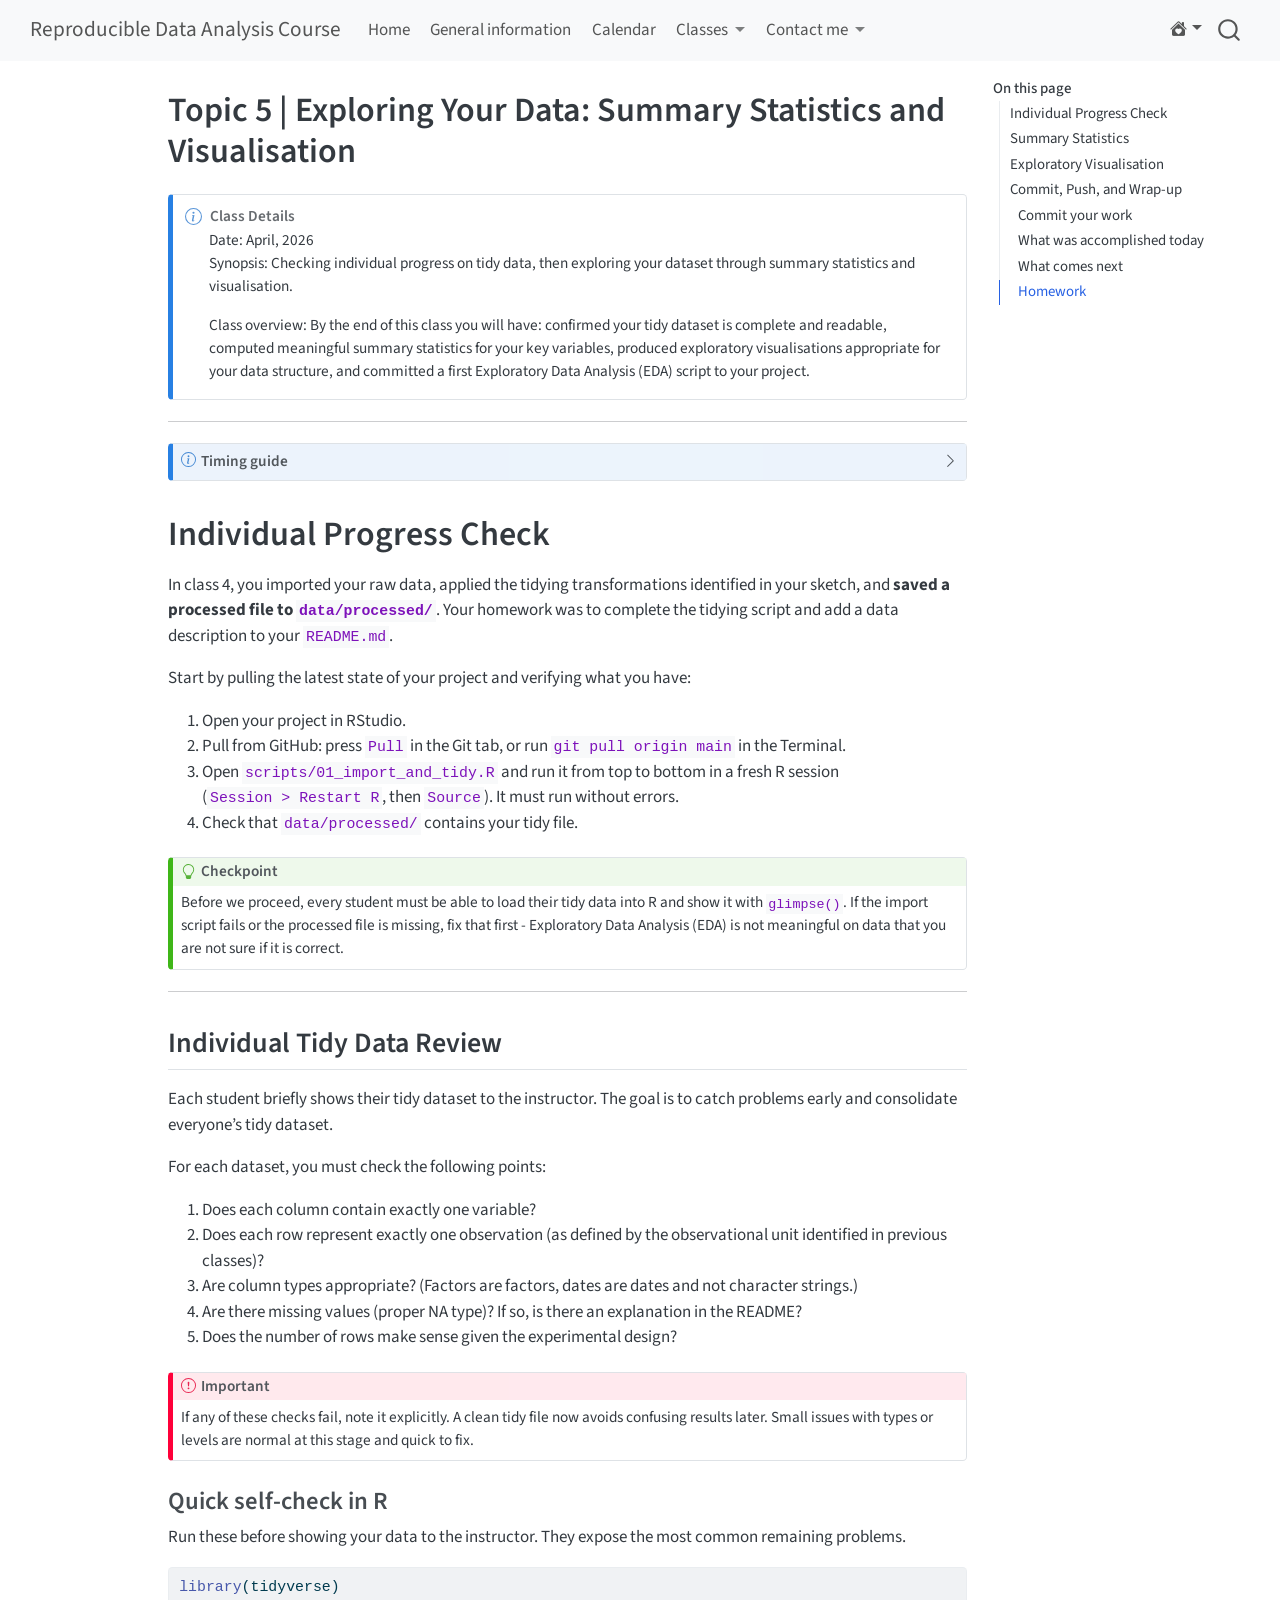
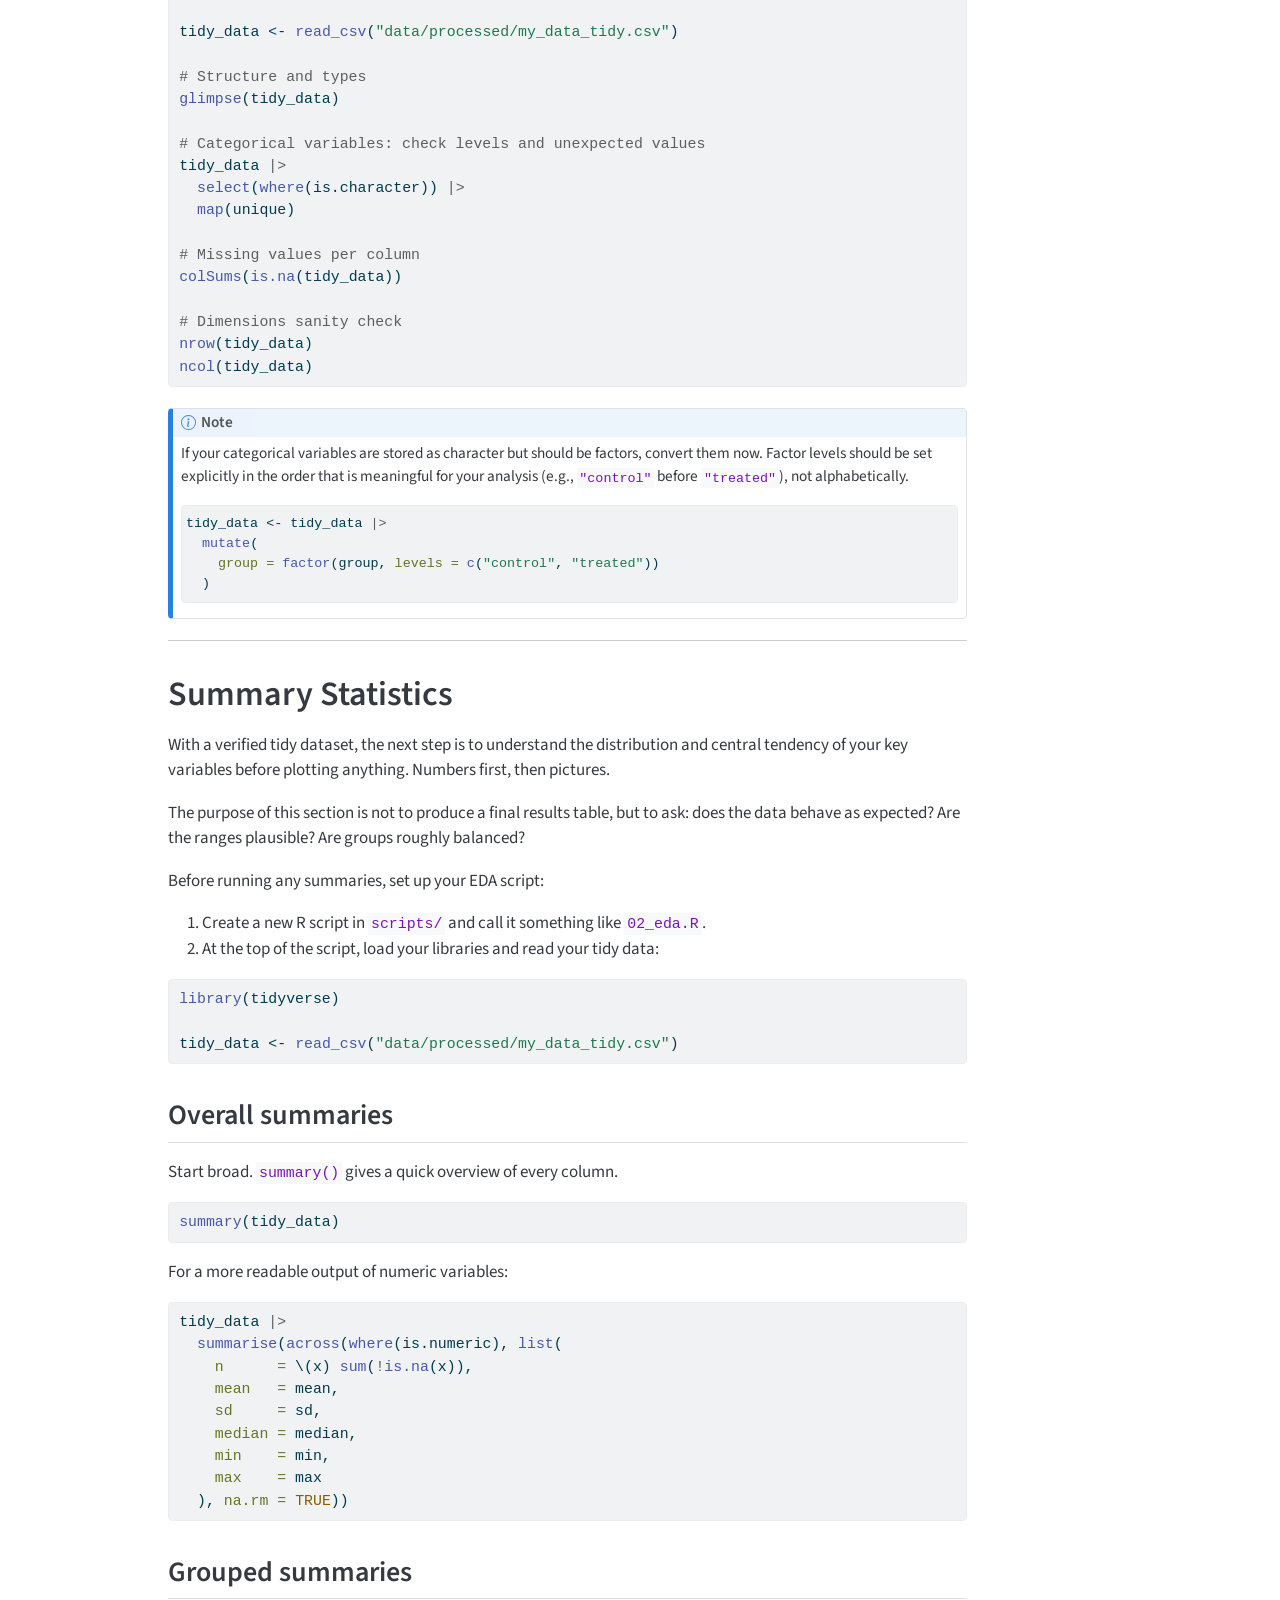
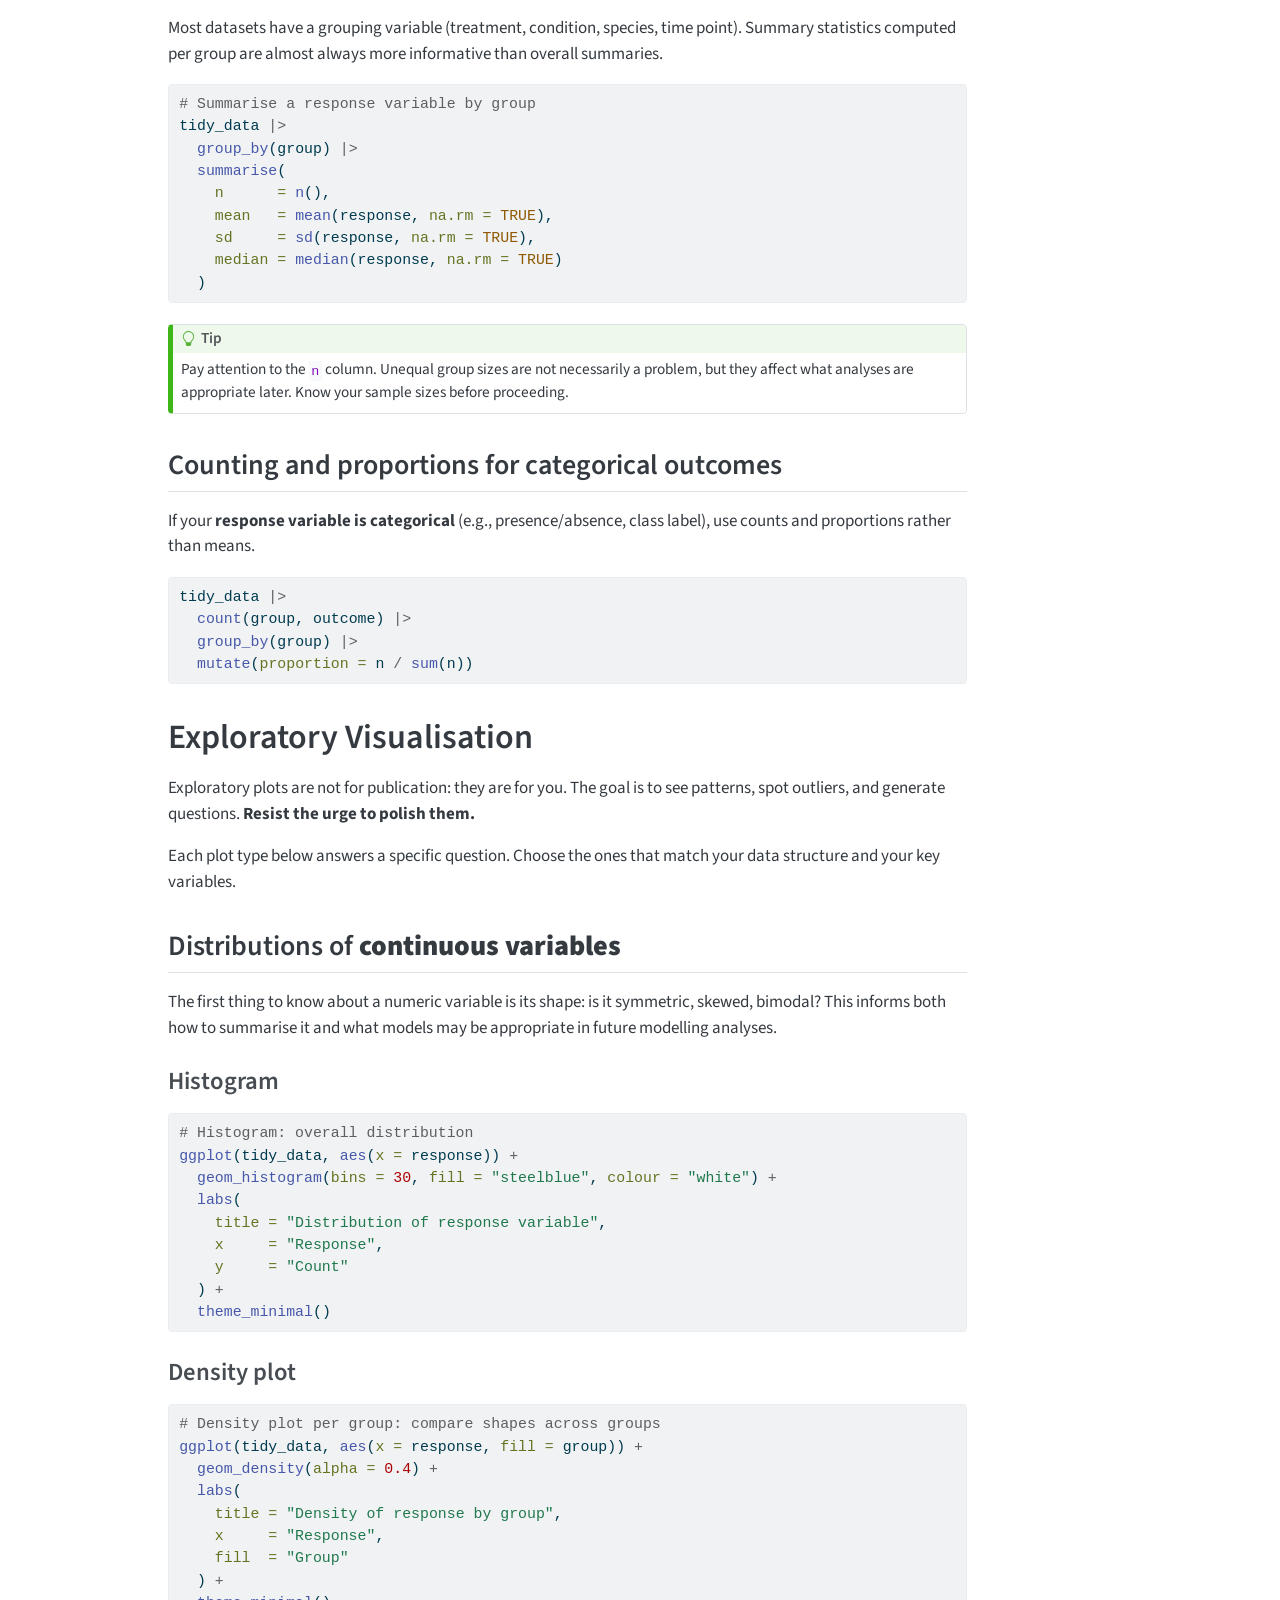
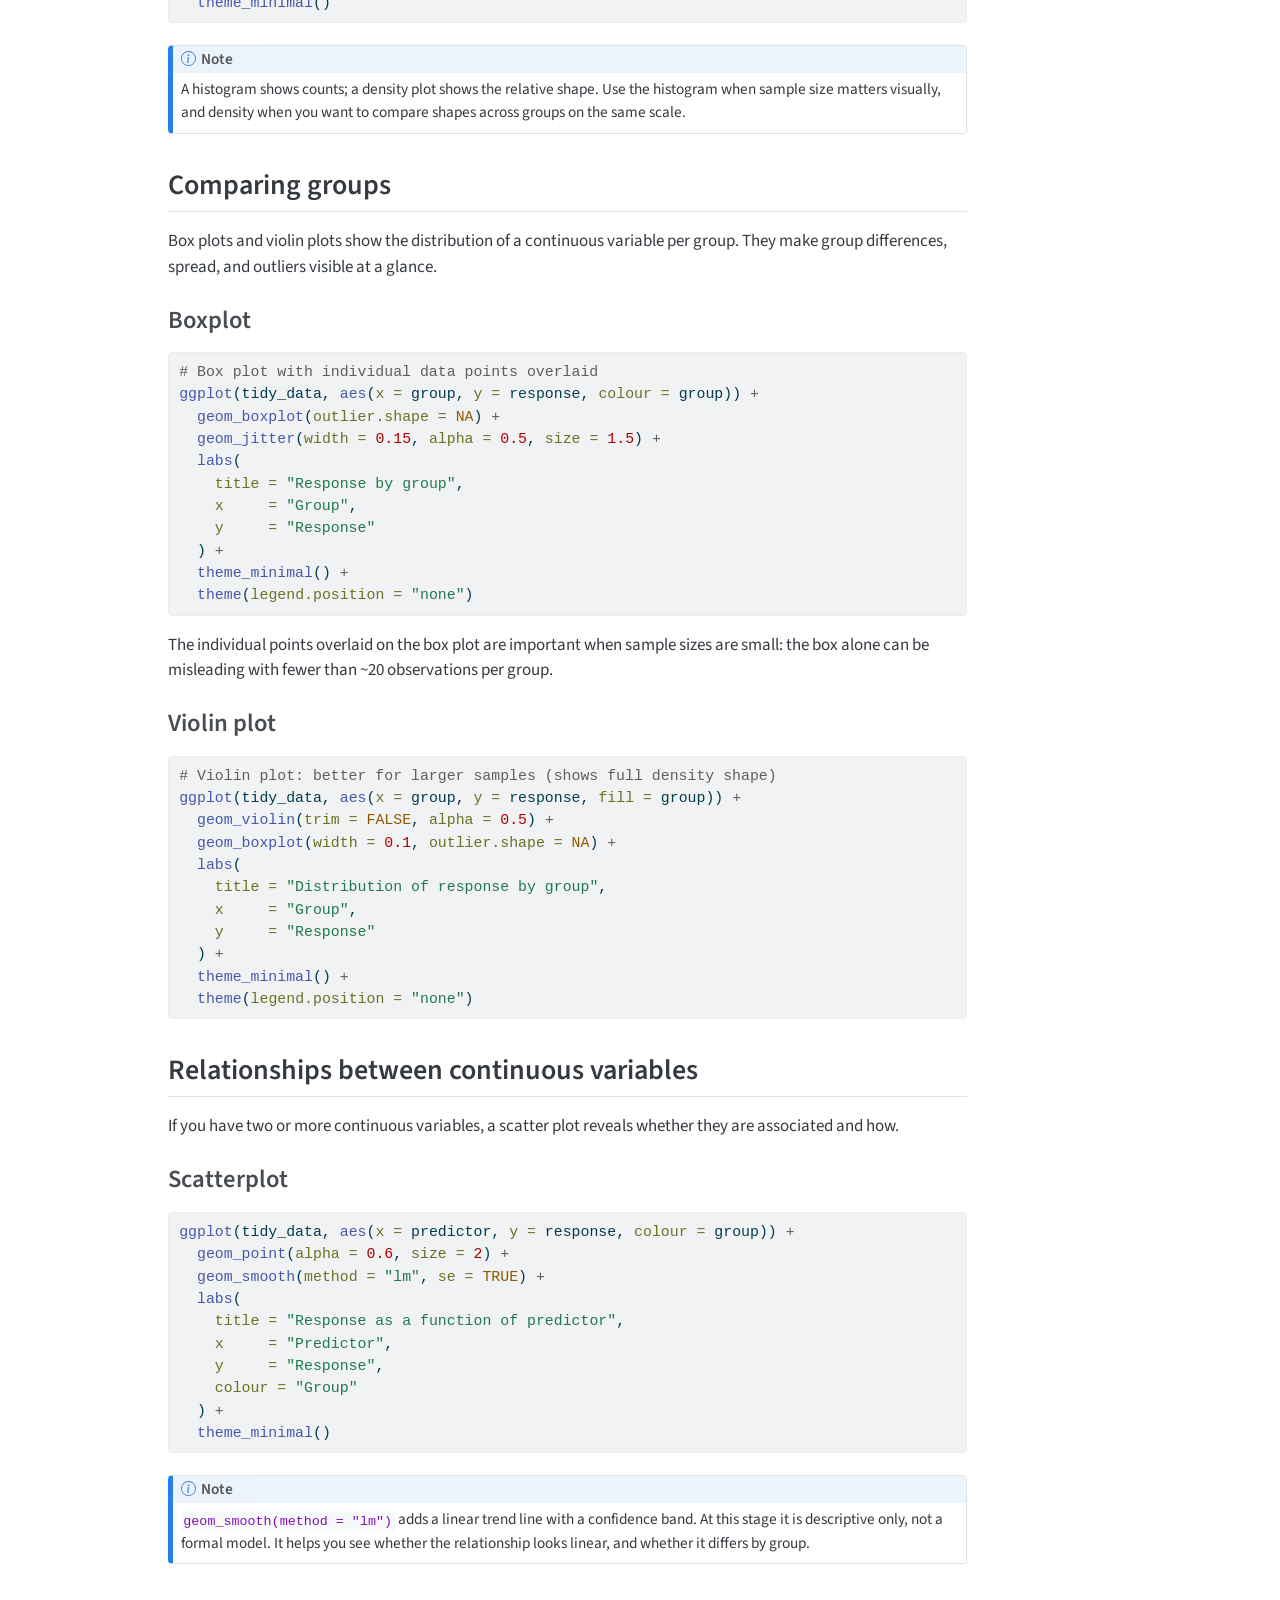
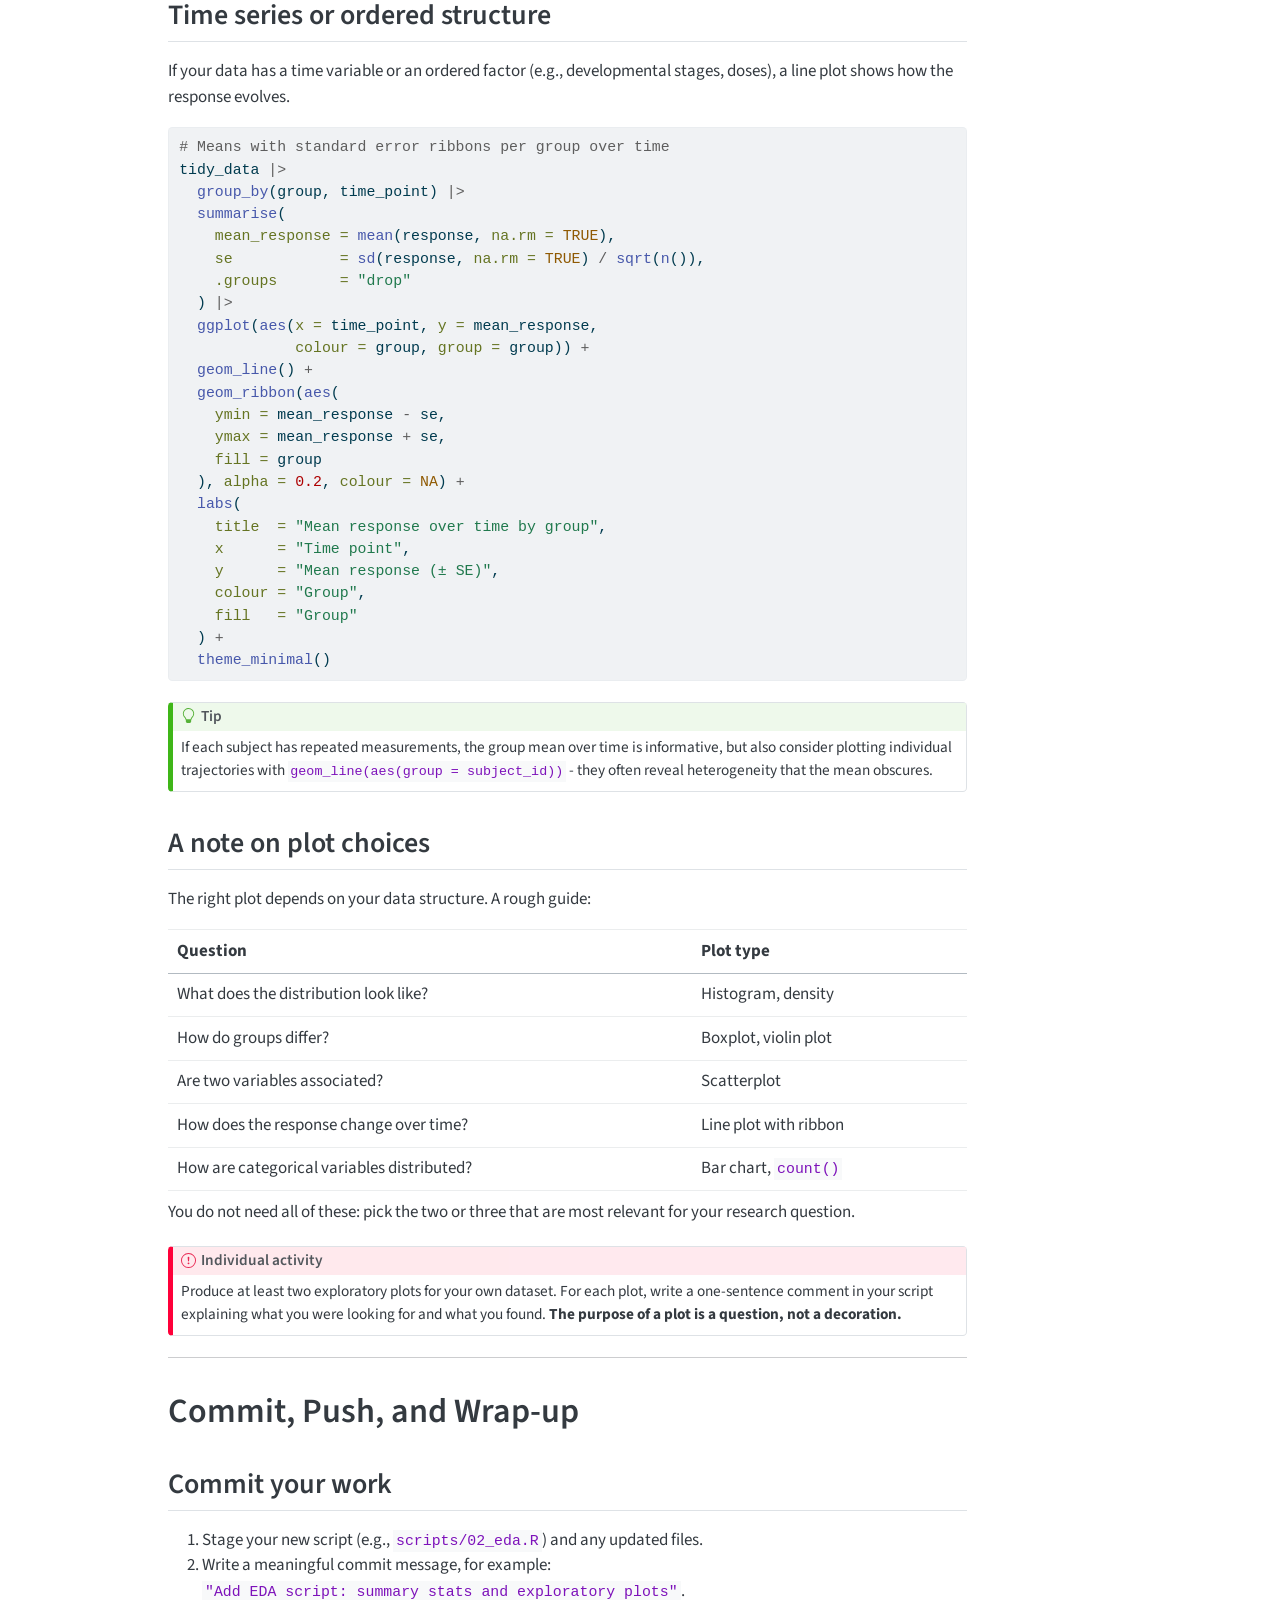
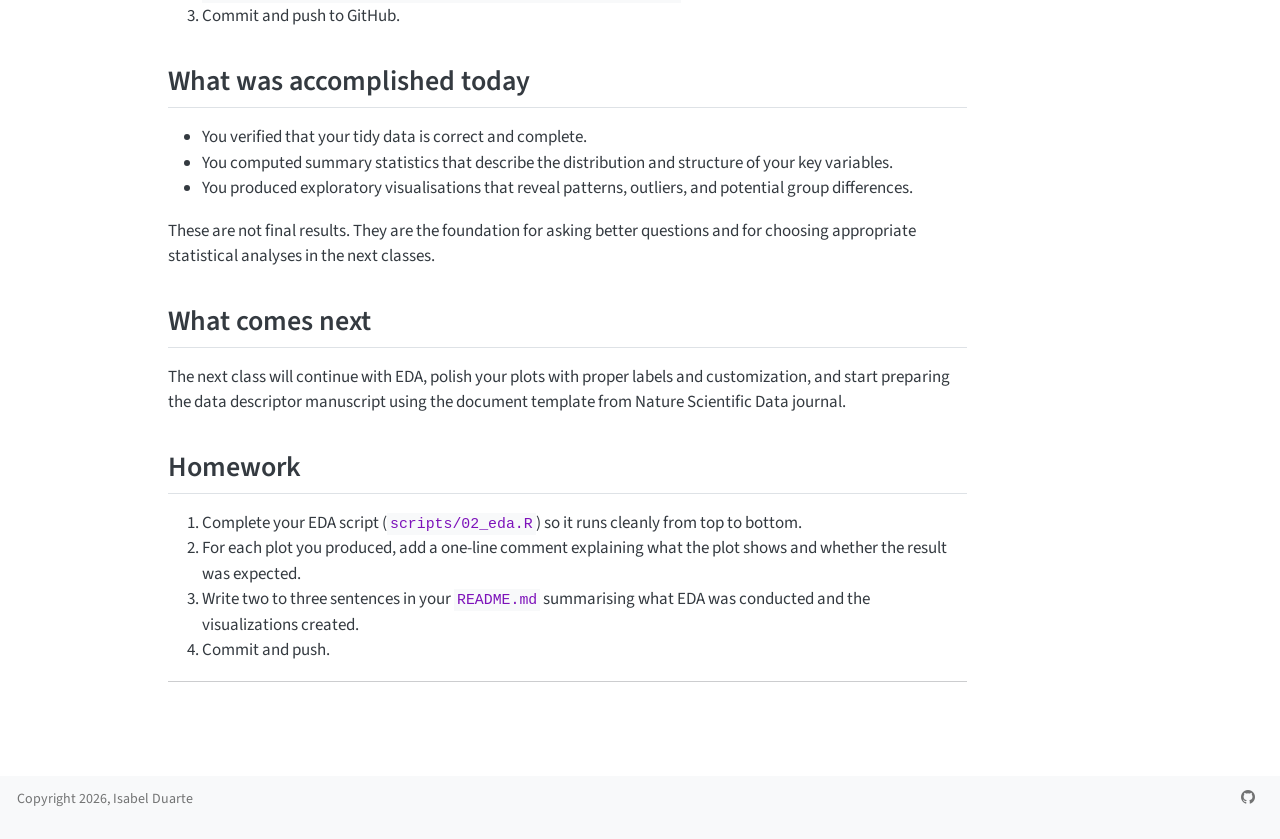
<file: docs/classes/class5.html>
<!DOCTYPE html>
<html xmlns="http://www.w3.org/1999/xhtml" lang="en" xml:lang="en"><head>

<meta charset="utf-8">
<meta name="generator" content="quarto-1.5.57">

<meta name="viewport" content="width=device-width, initial-scale=1.0, user-scalable=yes">


<title>Topic 5 | Exploring Your Data: Summary Statistics and Visualisation – Reproducible Data Analysis Course</title>
<style>
code{white-space: pre-wrap;}
span.smallcaps{font-variant: small-caps;}
div.columns{display: flex; gap: min(4vw, 1.5em);}
div.column{flex: auto; overflow-x: auto;}
div.hanging-indent{margin-left: 1.5em; text-indent: -1.5em;}
ul.task-list{list-style: none;}
ul.task-list li input[type="checkbox"] {
  width: 0.8em;
  margin: 0 0.8em 0.2em -1em; /* quarto-specific, see https://github.com/quarto-dev/quarto-cli/issues/4556 */ 
  vertical-align: middle;
}
/* CSS for syntax highlighting */
pre > code.sourceCode { white-space: pre; position: relative; }
pre > code.sourceCode > span { line-height: 1.25; }
pre > code.sourceCode > span:empty { height: 1.2em; }
.sourceCode { overflow: visible; }
code.sourceCode > span { color: inherit; text-decoration: inherit; }
div.sourceCode { margin: 1em 0; }
pre.sourceCode { margin: 0; }
@media screen {
div.sourceCode { overflow: auto; }
}
@media print {
pre > code.sourceCode { white-space: pre-wrap; }
pre > code.sourceCode > span { display: inline-block; text-indent: -5em; padding-left: 5em; }
}
pre.numberSource code
  { counter-reset: source-line 0; }
pre.numberSource code > span
  { position: relative; left: -4em; counter-increment: source-line; }
pre.numberSource code > span > a:first-child::before
  { content: counter(source-line);
    position: relative; left: -1em; text-align: right; vertical-align: baseline;
    border: none; display: inline-block;
    -webkit-touch-callout: none; -webkit-user-select: none;
    -khtml-user-select: none; -moz-user-select: none;
    -ms-user-select: none; user-select: none;
    padding: 0 4px; width: 4em;
  }
pre.numberSource { margin-left: 3em;  padding-left: 4px; }
div.sourceCode
  {   }
@media screen {
pre > code.sourceCode > span > a:first-child::before { text-decoration: underline; }
}
</style>


<script src="../site_libs/quarto-nav/quarto-nav.js"></script>
<script src="../site_libs/quarto-nav/headroom.min.js"></script>
<script src="../site_libs/clipboard/clipboard.min.js"></script>
<script src="../site_libs/quarto-search/autocomplete.umd.js"></script>
<script src="../site_libs/quarto-search/fuse.min.js"></script>
<script src="../site_libs/quarto-search/quarto-search.js"></script>
<meta name="quarto:offset" content="../">
<script src="../site_libs/quarto-html/quarto.js"></script>
<script src="../site_libs/quarto-html/popper.min.js"></script>
<script src="../site_libs/quarto-html/tippy.umd.min.js"></script>
<script src="../site_libs/quarto-html/anchor.min.js"></script>
<link href="../site_libs/quarto-html/tippy.css" rel="stylesheet">
<link href="../site_libs/quarto-html/quarto-syntax-highlighting.css" rel="stylesheet" id="quarto-text-highlighting-styles">
<script src="../site_libs/bootstrap/bootstrap.min.js"></script>
<link href="../site_libs/bootstrap/bootstrap-icons.css" rel="stylesheet">
<link href="../site_libs/bootstrap/bootstrap.min.css" rel="stylesheet" id="quarto-bootstrap" data-mode="light">
<script id="quarto-search-options" type="application/json">{
  "location": "navbar",
  "copy-button": false,
  "collapse-after": 3,
  "panel-placement": "end",
  "type": "overlay",
  "limit": 50,
  "keyboard-shortcut": [
    "f",
    "/",
    "s"
  ],
  "show-item-context": false,
  "language": {
    "search-no-results-text": "No results",
    "search-matching-documents-text": "matching documents",
    "search-copy-link-title": "Copy link to search",
    "search-hide-matches-text": "Hide additional matches",
    "search-more-match-text": "more match in this document",
    "search-more-matches-text": "more matches in this document",
    "search-clear-button-title": "Clear",
    "search-text-placeholder": "",
    "search-detached-cancel-button-title": "Cancel",
    "search-submit-button-title": "Submit",
    "search-label": "Search"
  }
}</script>


</head>

<body class="nav-fixed">

<div id="quarto-search-results"></div>
  <header id="quarto-header" class="headroom fixed-top">
    <nav class="navbar navbar-expand-lg " data-bs-theme="dark">
      <div class="navbar-container container-fluid">
      <div class="navbar-brand-container mx-auto">
    <a class="navbar-brand" href="../index.html">
    <span class="navbar-title">Reproducible Data Analysis Course</span>
    </a>
  </div>
            <div id="quarto-search" class="" title="Search"></div>
          <button class="navbar-toggler" type="button" data-bs-toggle="collapse" data-bs-target="#navbarCollapse" aria-controls="navbarCollapse" role="menu" aria-expanded="false" aria-label="Toggle navigation" onclick="if (window.quartoToggleHeadroom) { window.quartoToggleHeadroom(); }">
  <span class="navbar-toggler-icon"></span>
</button>
          <div class="collapse navbar-collapse" id="navbarCollapse">
            <ul class="navbar-nav navbar-nav-scroll me-auto">
  <li class="nav-item">
    <a class="nav-link" href="../index.html"> 
<span class="menu-text">Home</span></a>
  </li>  
  <li class="nav-item">
    <a class="nav-link" href="../system_setup.html"> 
<span class="menu-text">General information</span></a>
  </li>  
  <li class="nav-item">
    <a class="nav-link" href="../calendar.html"> 
<span class="menu-text">Calendar</span></a>
  </li>  
  <li class="nav-item dropdown ">
    <a class="nav-link dropdown-toggle" href="#" id="nav-menu-classes" role="link" data-bs-toggle="dropdown" aria-expanded="false">
 <span class="menu-text">Classes</span>
    </a>
    <ul class="dropdown-menu" aria-labelledby="nav-menu-classes">    
        <li>
    <a class="dropdown-item" href="../classes/class1.html">
 <span class="dropdown-text">Topic 1 | Tidy data</span></a>
  </li>  
        <li>
    <a class="dropdown-item" href="../classes/class2.html">
 <span class="dropdown-text">Topic 2 | Introduction to R</span></a>
  </li>  
        <li>
    <a class="dropdown-item" href="../classes/class2_advanced_r.html">
 <span class="dropdown-text">Topic 2 | Advanced R</span></a>
  </li>  
        <li>
    <a class="dropdown-item" href="../classes/class3.html">
 <span class="dropdown-text">Topic 3 | Setting Up for Reproducible Data Analysis</span></a>
  </li>  
        <li>
    <a class="dropdown-item" href="../classes/class4.html">
 <span class="dropdown-text">Topic 4 | Understanding and Structuring Your Dataset</span></a>
  </li>  
        <li>
    <a class="dropdown-item" href="../classes/class5.html">
 <span class="dropdown-text">Topic 5 | Exploring Your Data: Summary Statistics and Visualisation</span></a>
  </li>  
        <li>
    <a class="dropdown-item" href="../classes/class6.html">
 <span class="dropdown-text">Topic 6 | Polished Plots, Literate Programming, and the Data Descriptor</span></a>
  </li>  
        <li>
    <a class="dropdown-item" href="../classes/class7.html">
 <span class="dropdown-text">Topic 7 | Finishing Your EDA and Data Descriptor</span></a>
  </li>  
        <li>
    <a class="dropdown-item" href="../classes/class8.html">
 <span class="dropdown-text">Topic 8 | Course Wrap-up</span></a>
  </li>  
    </ul>
  </li>
  <li class="nav-item dropdown ">
    <a class="nav-link dropdown-toggle" href="#" id="nav-menu-contact-me" role="link" data-bs-toggle="dropdown" aria-expanded="false">
 <span class="menu-text">Contact me</span>
    </a>
    <ul class="dropdown-menu" aria-labelledby="nav-menu-contact-me">    
        <li>
    <a class="dropdown-item" href="../contact_me.html">
 <span class="dropdown-text">Contact me</span></a>
  </li>  
    </ul>
  </li>
</ul>
          </div> <!-- /navcollapse -->
            <div class="quarto-navbar-tools">
    <div class="dropdown">
      <a href="" title="" id="quarto-navigation-tool-dropdown-0" class="quarto-navigation-tool dropdown-toggle px-1" data-bs-toggle="dropdown" aria-expanded="false" role="link" aria-label=""><i class="bi bi-house-heart-fill"></i></a>
      <ul class="dropdown-menu" aria-labelledby="quarto-navigation-tool-dropdown-0">
          <li>
            <a class="dropdown-item quarto-navbar-tools-item" href="https://www.ualg.pt/">
            Universidade do Algarve
            </a>
          </li>
      </ul>
    </div>
</div>
      </div> <!-- /container-fluid -->
    </nav>
</header>
<!-- content -->
<div id="quarto-content" class="quarto-container page-columns page-rows-contents page-layout-article page-navbar">
<!-- sidebar -->
<!-- margin-sidebar -->
    <div id="quarto-margin-sidebar" class="sidebar margin-sidebar">
        <nav id="TOC" role="doc-toc" class="toc-active">
    <h2 id="toc-title">On this page</h2>
   
  <ul>
  <li><a href="#sec-progress" id="toc-sec-progress" class="nav-link active" data-scroll-target="#sec-progress">Individual Progress Check</a>
  <ul class="collapse">
  <li><a href="#sec-review" id="toc-sec-review" class="nav-link" data-scroll-target="#sec-review">Individual Tidy Data Review</a>
  <ul class="collapse">
  <li><a href="#quick-self-check-in-r" id="toc-quick-self-check-in-r" class="nav-link" data-scroll-target="#quick-self-check-in-r">Quick self-check in R</a></li>
  </ul></li>
  </ul></li>
  <li><a href="#sec-summaries" id="toc-sec-summaries" class="nav-link" data-scroll-target="#sec-summaries">Summary Statistics</a>
  <ul class="collapse">
  <li><a href="#overall-summaries" id="toc-overall-summaries" class="nav-link" data-scroll-target="#overall-summaries">Overall summaries</a></li>
  <li><a href="#grouped-summaries" id="toc-grouped-summaries" class="nav-link" data-scroll-target="#grouped-summaries">Grouped summaries</a></li>
  <li><a href="#counting-and-proportions-for-categorical-outcomes" id="toc-counting-and-proportions-for-categorical-outcomes" class="nav-link" data-scroll-target="#counting-and-proportions-for-categorical-outcomes">Counting and proportions for categorical outcomes</a></li>
  </ul></li>
  <li><a href="#sec-eda" id="toc-sec-eda" class="nav-link" data-scroll-target="#sec-eda">Exploratory Visualisation</a>
  <ul class="collapse">
  <li><a href="#distributions-of-continuous-variables" id="toc-distributions-of-continuous-variables" class="nav-link" data-scroll-target="#distributions-of-continuous-variables">Distributions of <strong>continuous variables</strong></a>
  <ul class="collapse">
  <li><a href="#histogram" id="toc-histogram" class="nav-link" data-scroll-target="#histogram">Histogram</a></li>
  <li><a href="#density-plot" id="toc-density-plot" class="nav-link" data-scroll-target="#density-plot">Density plot</a></li>
  </ul></li>
  <li><a href="#comparing-groups" id="toc-comparing-groups" class="nav-link" data-scroll-target="#comparing-groups">Comparing groups</a>
  <ul class="collapse">
  <li><a href="#boxplot" id="toc-boxplot" class="nav-link" data-scroll-target="#boxplot">Boxplot</a></li>
  <li><a href="#violin-plot" id="toc-violin-plot" class="nav-link" data-scroll-target="#violin-plot">Violin plot</a></li>
  </ul></li>
  <li><a href="#relationships-between-continuous-variables" id="toc-relationships-between-continuous-variables" class="nav-link" data-scroll-target="#relationships-between-continuous-variables">Relationships between continuous variables</a>
  <ul class="collapse">
  <li><a href="#scatterplot" id="toc-scatterplot" class="nav-link" data-scroll-target="#scatterplot">Scatterplot</a></li>
  </ul></li>
  <li><a href="#time-series-or-ordered-structure" id="toc-time-series-or-ordered-structure" class="nav-link" data-scroll-target="#time-series-or-ordered-structure">Time series or ordered structure</a></li>
  <li><a href="#a-note-on-plot-choices" id="toc-a-note-on-plot-choices" class="nav-link" data-scroll-target="#a-note-on-plot-choices">A note on plot choices</a></li>
  </ul></li>
  <li><a href="#sec-wrapup" id="toc-sec-wrapup" class="nav-link" data-scroll-target="#sec-wrapup">Commit, Push, and Wrap-up</a>
  <ul class="collapse">
  <li><a href="#commit-your-work" id="toc-commit-your-work" class="nav-link" data-scroll-target="#commit-your-work">Commit your work</a></li>
  <li><a href="#what-was-accomplished-today" id="toc-what-was-accomplished-today" class="nav-link" data-scroll-target="#what-was-accomplished-today">What was accomplished today</a></li>
  <li><a href="#what-comes-next" id="toc-what-comes-next" class="nav-link" data-scroll-target="#what-comes-next">What comes next</a></li>
  <li><a href="#sec-homework" id="toc-sec-homework" class="nav-link" data-scroll-target="#sec-homework">Homework</a></li>
  </ul></li>
  </ul>
</nav>
    </div>
<!-- main -->
<main class="content" id="quarto-document-content">

<header id="title-block-header" class="quarto-title-block default">
<div class="quarto-title">
<h1 class="title">Topic 5 | Exploring Your Data: Summary Statistics and Visualisation</h1>
</div>



<div class="quarto-title-meta">

    
  
    
  </div>
  


</header>


<div class="callout callout-style-simple callout-note callout-titled">
<div class="callout-header d-flex align-content-center">
<div class="callout-icon-container">
<i class="callout-icon"></i>
</div>
<div class="callout-title-container flex-fill">
Class Details
</div>
</div>
<div class="callout-body-container callout-body">
<p>Date: April, 2026<br>
Synopsis: Checking individual progress on tidy data, then exploring your dataset through summary statistics and visualisation.</p>
<p>Class overview: By the end of this class you will have: confirmed your tidy dataset is complete and readable, computed meaningful summary statistics for your key variables, produced exploratory visualisations appropriate for your data structure, and committed a first Exploratory Data Analysis (EDA) script to your project.</p>
</div>
</div>
<hr>
<div class="callout callout-style-default callout-note callout-titled">
<div class="callout-header d-flex align-content-center" data-bs-toggle="collapse" data-bs-target=".callout-2-contents" aria-controls="callout-2" aria-expanded="false" aria-label="Toggle callout">
<div class="callout-icon-container">
<i class="callout-icon"></i>
</div>
<div class="callout-title-container flex-fill">
Timing guide
</div>
<div class="callout-btn-toggle d-inline-block border-0 py-1 ps-1 pe-0 float-end"><i class="callout-toggle"></i></div>
</div>
<div id="callout-2" class="callout-2-contents callout-collapse collapse">
<div class="callout-body-container callout-body">
<p>Two groups (Master’s students and PhD students) run independently, same structure.</p>
<table class="caption-top table">
<thead>
<tr class="header">
<th>Segment</th>
<th>Duration</th>
</tr>
</thead>
<tbody>
<tr class="odd">
<td>Individual Progress check</td>
<td>60 min</td>
</tr>
<tr class="even">
<td>Summary statistics</td>
<td>30 min</td>
</tr>
<tr class="odd">
<td>Exploratory data visualisation</td>
<td>30 min</td>
</tr>
<tr class="even">
<td><strong>Total</strong></td>
<td>**~120 min</td>
</tr>
</tbody>
</table>
</div>
</div>
</div>
<section id="sec-progress" class="level1">
<h1>Individual Progress Check</h1>
<p>In class 4, you imported your raw data, applied the tidying transformations identified in your sketch, and <strong>saved a processed file to <code>data/processed/</code></strong>. Your homework was to complete the tidying script and add a data description to your <code>README.md</code>.</p>
<p>Start by pulling the latest state of your project and verifying what you have:</p>
<ol type="1">
<li>Open your project in RStudio.</li>
<li>Pull from GitHub: press <code>Pull</code> in the Git tab, or run <code>git pull origin main</code> in the Terminal.</li>
<li>Open <code>scripts/01_import_and_tidy.R</code> and run it from top to bottom in a fresh R session (<code>Session &gt; Restart R</code>, then <code>Source</code>). It must run without errors.</li>
<li>Check that <code>data/processed/</code> contains your tidy file.</li>
</ol>
<div class="callout callout-style-default callout-tip callout-titled">
<div class="callout-header d-flex align-content-center">
<div class="callout-icon-container">
<i class="callout-icon"></i>
</div>
<div class="callout-title-container flex-fill">
Checkpoint
</div>
</div>
<div class="callout-body-container callout-body">
<p>Before we proceed, every student must be able to load their tidy data into R and show it with <code>glimpse()</code>. If the import script fails or the processed file is missing, fix that first - Exploratory Data Analysis (EDA) is not meaningful on data that you are not sure if it is correct.</p>
</div>
</div>
<hr>
<section id="sec-review" class="level2">
<h2 class="anchored" data-anchor-id="sec-review">Individual Tidy Data Review</h2>
<p>Each student briefly shows their tidy dataset to the instructor. The goal is to catch problems early and consolidate everyone’s tidy dataset.</p>
<p>For each dataset, you must check the following points:</p>
<ol type="1">
<li>Does each column contain exactly one variable?</li>
<li>Does each row represent exactly one observation (as defined by the observational unit identified in previous classes)?</li>
<li>Are column types appropriate? (Factors are factors, dates are dates and not character strings.)</li>
<li>Are there missing values (proper NA type)? If so, is there an explanation in the README?</li>
<li>Does the number of rows make sense given the experimental design?</li>
</ol>
<div class="callout callout-style-default callout-important callout-titled">
<div class="callout-header d-flex align-content-center">
<div class="callout-icon-container">
<i class="callout-icon"></i>
</div>
<div class="callout-title-container flex-fill">
Important
</div>
</div>
<div class="callout-body-container callout-body">
<p>If any of these checks fail, note it explicitly. A clean tidy file now avoids confusing results later. Small issues with types or levels are normal at this stage and quick to fix.</p>
</div>
</div>
<section id="quick-self-check-in-r" class="level3">
<h3 class="anchored" data-anchor-id="quick-self-check-in-r">Quick self-check in R</h3>
<p>Run these before showing your data to the instructor. They expose the most common remaining problems.</p>
<div class="sourceCode" id="cb1"><pre class="sourceCode r code-with-copy"><code class="sourceCode r"><span id="cb1-1"><a href="#cb1-1" aria-hidden="true" tabindex="-1"></a><span class="fu">library</span>(tidyverse)</span>
<span id="cb1-2"><a href="#cb1-2" aria-hidden="true" tabindex="-1"></a></span>
<span id="cb1-3"><a href="#cb1-3" aria-hidden="true" tabindex="-1"></a>tidy_data <span class="ot">&lt;-</span> <span class="fu">read_csv</span>(<span class="st">"data/processed/my_data_tidy.csv"</span>)</span>
<span id="cb1-4"><a href="#cb1-4" aria-hidden="true" tabindex="-1"></a></span>
<span id="cb1-5"><a href="#cb1-5" aria-hidden="true" tabindex="-1"></a><span class="co"># Structure and types</span></span>
<span id="cb1-6"><a href="#cb1-6" aria-hidden="true" tabindex="-1"></a><span class="fu">glimpse</span>(tidy_data)</span>
<span id="cb1-7"><a href="#cb1-7" aria-hidden="true" tabindex="-1"></a></span>
<span id="cb1-8"><a href="#cb1-8" aria-hidden="true" tabindex="-1"></a><span class="co"># Categorical variables: check levels and unexpected values</span></span>
<span id="cb1-9"><a href="#cb1-9" aria-hidden="true" tabindex="-1"></a>tidy_data <span class="sc">|&gt;</span></span>
<span id="cb1-10"><a href="#cb1-10" aria-hidden="true" tabindex="-1"></a>  <span class="fu">select</span>(<span class="fu">where</span>(is.character)) <span class="sc">|&gt;</span></span>
<span id="cb1-11"><a href="#cb1-11" aria-hidden="true" tabindex="-1"></a>  <span class="fu">map</span>(unique)</span>
<span id="cb1-12"><a href="#cb1-12" aria-hidden="true" tabindex="-1"></a></span>
<span id="cb1-13"><a href="#cb1-13" aria-hidden="true" tabindex="-1"></a><span class="co"># Missing values per column</span></span>
<span id="cb1-14"><a href="#cb1-14" aria-hidden="true" tabindex="-1"></a><span class="fu">colSums</span>(<span class="fu">is.na</span>(tidy_data))</span>
<span id="cb1-15"><a href="#cb1-15" aria-hidden="true" tabindex="-1"></a></span>
<span id="cb1-16"><a href="#cb1-16" aria-hidden="true" tabindex="-1"></a><span class="co"># Dimensions sanity check</span></span>
<span id="cb1-17"><a href="#cb1-17" aria-hidden="true" tabindex="-1"></a><span class="fu">nrow</span>(tidy_data)</span>
<span id="cb1-18"><a href="#cb1-18" aria-hidden="true" tabindex="-1"></a><span class="fu">ncol</span>(tidy_data)</span></code><button title="Copy to Clipboard" class="code-copy-button"><i class="bi"></i></button></pre></div>
<div class="callout callout-style-default callout-note callout-titled">
<div class="callout-header d-flex align-content-center">
<div class="callout-icon-container">
<i class="callout-icon"></i>
</div>
<div class="callout-title-container flex-fill">
Note
</div>
</div>
<div class="callout-body-container callout-body">
<p>If your categorical variables are stored as character but should be factors, convert them now. Factor levels should be set explicitly in the order that is meaningful for your analysis (e.g., <code>"control"</code> before <code>"treated"</code>), not alphabetically.</p>
<div class="sourceCode" id="cb2"><pre class="sourceCode r code-with-copy"><code class="sourceCode r"><span id="cb2-1"><a href="#cb2-1" aria-hidden="true" tabindex="-1"></a>tidy_data <span class="ot">&lt;-</span> tidy_data <span class="sc">|&gt;</span></span>
<span id="cb2-2"><a href="#cb2-2" aria-hidden="true" tabindex="-1"></a>  <span class="fu">mutate</span>(</span>
<span id="cb2-3"><a href="#cb2-3" aria-hidden="true" tabindex="-1"></a>    <span class="at">group =</span> <span class="fu">factor</span>(group, <span class="at">levels =</span> <span class="fu">c</span>(<span class="st">"control"</span>, <span class="st">"treated"</span>))</span>
<span id="cb2-4"><a href="#cb2-4" aria-hidden="true" tabindex="-1"></a>  )</span></code><button title="Copy to Clipboard" class="code-copy-button"><i class="bi"></i></button></pre></div>
</div>
</div>
<hr>
</section>
</section>
</section>
<section id="sec-summaries" class="level1">
<h1>Summary Statistics</h1>
<p>With a verified tidy dataset, the next step is to understand the distribution and central tendency of your key variables before plotting anything. Numbers first, then pictures.</p>
<p>The purpose of this section is not to produce a final results table, but to ask: does the data behave as expected? Are the ranges plausible? Are groups roughly balanced?</p>
<p>Before running any summaries, set up your EDA script:</p>
<ol type="1">
<li>Create a new R script in <code>scripts/</code> and call it something like <code>02_eda.R</code>.</li>
<li>At the top of the script, load your libraries and read your tidy data:</li>
</ol>
<div class="sourceCode" id="cb3"><pre class="sourceCode r code-with-copy"><code class="sourceCode r"><span id="cb3-1"><a href="#cb3-1" aria-hidden="true" tabindex="-1"></a><span class="fu">library</span>(tidyverse)</span>
<span id="cb3-2"><a href="#cb3-2" aria-hidden="true" tabindex="-1"></a></span>
<span id="cb3-3"><a href="#cb3-3" aria-hidden="true" tabindex="-1"></a>tidy_data <span class="ot">&lt;-</span> <span class="fu">read_csv</span>(<span class="st">"data/processed/my_data_tidy.csv"</span>)</span></code><button title="Copy to Clipboard" class="code-copy-button"><i class="bi"></i></button></pre></div>
<section id="overall-summaries" class="level2">
<h2 class="anchored" data-anchor-id="overall-summaries">Overall summaries</h2>
<p>Start broad. <code>summary()</code> gives a quick overview of every column.</p>
<div class="sourceCode" id="cb4"><pre class="sourceCode r code-with-copy"><code class="sourceCode r"><span id="cb4-1"><a href="#cb4-1" aria-hidden="true" tabindex="-1"></a><span class="fu">summary</span>(tidy_data)</span></code><button title="Copy to Clipboard" class="code-copy-button"><i class="bi"></i></button></pre></div>
<p>For a more readable output of numeric variables:</p>
<div class="sourceCode" id="cb5"><pre class="sourceCode r code-with-copy"><code class="sourceCode r"><span id="cb5-1"><a href="#cb5-1" aria-hidden="true" tabindex="-1"></a>tidy_data <span class="sc">|&gt;</span></span>
<span id="cb5-2"><a href="#cb5-2" aria-hidden="true" tabindex="-1"></a>  <span class="fu">summarise</span>(<span class="fu">across</span>(<span class="fu">where</span>(is.numeric), <span class="fu">list</span>(</span>
<span id="cb5-3"><a href="#cb5-3" aria-hidden="true" tabindex="-1"></a>    <span class="at">n      =</span> \(x) <span class="fu">sum</span>(<span class="sc">!</span><span class="fu">is.na</span>(x)),</span>
<span id="cb5-4"><a href="#cb5-4" aria-hidden="true" tabindex="-1"></a>    <span class="at">mean   =</span> mean,</span>
<span id="cb5-5"><a href="#cb5-5" aria-hidden="true" tabindex="-1"></a>    <span class="at">sd     =</span> sd,</span>
<span id="cb5-6"><a href="#cb5-6" aria-hidden="true" tabindex="-1"></a>    <span class="at">median =</span> median,</span>
<span id="cb5-7"><a href="#cb5-7" aria-hidden="true" tabindex="-1"></a>    <span class="at">min    =</span> min,</span>
<span id="cb5-8"><a href="#cb5-8" aria-hidden="true" tabindex="-1"></a>    <span class="at">max    =</span> max</span>
<span id="cb5-9"><a href="#cb5-9" aria-hidden="true" tabindex="-1"></a>  ), <span class="at">na.rm =</span> <span class="cn">TRUE</span>))</span></code><button title="Copy to Clipboard" class="code-copy-button"><i class="bi"></i></button></pre></div>
</section>
<section id="grouped-summaries" class="level2">
<h2 class="anchored" data-anchor-id="grouped-summaries">Grouped summaries</h2>
<p>Most datasets have a grouping variable (treatment, condition, species, time point). Summary statistics computed per group are almost always more informative than overall summaries.</p>
<div class="sourceCode" id="cb6"><pre class="sourceCode r code-with-copy"><code class="sourceCode r"><span id="cb6-1"><a href="#cb6-1" aria-hidden="true" tabindex="-1"></a><span class="co"># Summarise a response variable by group</span></span>
<span id="cb6-2"><a href="#cb6-2" aria-hidden="true" tabindex="-1"></a>tidy_data <span class="sc">|&gt;</span></span>
<span id="cb6-3"><a href="#cb6-3" aria-hidden="true" tabindex="-1"></a>  <span class="fu">group_by</span>(group) <span class="sc">|&gt;</span></span>
<span id="cb6-4"><a href="#cb6-4" aria-hidden="true" tabindex="-1"></a>  <span class="fu">summarise</span>(</span>
<span id="cb6-5"><a href="#cb6-5" aria-hidden="true" tabindex="-1"></a>    <span class="at">n      =</span> <span class="fu">n</span>(),</span>
<span id="cb6-6"><a href="#cb6-6" aria-hidden="true" tabindex="-1"></a>    <span class="at">mean   =</span> <span class="fu">mean</span>(response, <span class="at">na.rm =</span> <span class="cn">TRUE</span>),</span>
<span id="cb6-7"><a href="#cb6-7" aria-hidden="true" tabindex="-1"></a>    <span class="at">sd     =</span> <span class="fu">sd</span>(response, <span class="at">na.rm =</span> <span class="cn">TRUE</span>),</span>
<span id="cb6-8"><a href="#cb6-8" aria-hidden="true" tabindex="-1"></a>    <span class="at">median =</span> <span class="fu">median</span>(response, <span class="at">na.rm =</span> <span class="cn">TRUE</span>)</span>
<span id="cb6-9"><a href="#cb6-9" aria-hidden="true" tabindex="-1"></a>  )</span></code><button title="Copy to Clipboard" class="code-copy-button"><i class="bi"></i></button></pre></div>
<div class="callout callout-style-default callout-tip callout-titled">
<div class="callout-header d-flex align-content-center">
<div class="callout-icon-container">
<i class="callout-icon"></i>
</div>
<div class="callout-title-container flex-fill">
Tip
</div>
</div>
<div class="callout-body-container callout-body">
<p>Pay attention to the <code>n</code> column. Unequal group sizes are not necessarily a problem, but they affect what analyses are appropriate later. Know your sample sizes before proceeding.</p>
</div>
</div>
</section>
<section id="counting-and-proportions-for-categorical-outcomes" class="level2">
<h2 class="anchored" data-anchor-id="counting-and-proportions-for-categorical-outcomes">Counting and proportions for categorical outcomes</h2>
<p>If your <strong>response variable is categorical</strong> (e.g., presence/absence, class label), use counts and proportions rather than means.</p>
<div class="sourceCode" id="cb7"><pre class="sourceCode r code-with-copy"><code class="sourceCode r"><span id="cb7-1"><a href="#cb7-1" aria-hidden="true" tabindex="-1"></a>tidy_data <span class="sc">|&gt;</span></span>
<span id="cb7-2"><a href="#cb7-2" aria-hidden="true" tabindex="-1"></a>  <span class="fu">count</span>(group, outcome) <span class="sc">|&gt;</span></span>
<span id="cb7-3"><a href="#cb7-3" aria-hidden="true" tabindex="-1"></a>  <span class="fu">group_by</span>(group) <span class="sc">|&gt;</span></span>
<span id="cb7-4"><a href="#cb7-4" aria-hidden="true" tabindex="-1"></a>  <span class="fu">mutate</span>(<span class="at">proportion =</span> n <span class="sc">/</span> <span class="fu">sum</span>(n))</span></code><button title="Copy to Clipboard" class="code-copy-button"><i class="bi"></i></button></pre></div>
</section>
</section>
<section id="sec-eda" class="level1">
<h1>Exploratory Visualisation</h1>
<p>Exploratory plots are not for publication: they are for you. The goal is to see patterns, spot outliers, and generate questions. <strong>Resist the urge to polish them.</strong></p>
<p>Each plot type below answers a specific question. Choose the ones that match your data structure and your key variables.</p>
<section id="distributions-of-continuous-variables" class="level2">
<h2 class="anchored" data-anchor-id="distributions-of-continuous-variables">Distributions of <strong>continuous variables</strong></h2>
<p>The first thing to know about a numeric variable is its shape: is it symmetric, skewed, bimodal? This informs both how to summarise it and what models may be appropriate in future modelling analyses.</p>
<section id="histogram" class="level3">
<h3 class="anchored" data-anchor-id="histogram">Histogram</h3>
<div class="sourceCode" id="cb8"><pre class="sourceCode r code-with-copy"><code class="sourceCode r"><span id="cb8-1"><a href="#cb8-1" aria-hidden="true" tabindex="-1"></a><span class="co"># Histogram: overall distribution</span></span>
<span id="cb8-2"><a href="#cb8-2" aria-hidden="true" tabindex="-1"></a><span class="fu">ggplot</span>(tidy_data, <span class="fu">aes</span>(<span class="at">x =</span> response)) <span class="sc">+</span></span>
<span id="cb8-3"><a href="#cb8-3" aria-hidden="true" tabindex="-1"></a>  <span class="fu">geom_histogram</span>(<span class="at">bins =</span> <span class="dv">30</span>, <span class="at">fill =</span> <span class="st">"steelblue"</span>, <span class="at">colour =</span> <span class="st">"white"</span>) <span class="sc">+</span></span>
<span id="cb8-4"><a href="#cb8-4" aria-hidden="true" tabindex="-1"></a>  <span class="fu">labs</span>(</span>
<span id="cb8-5"><a href="#cb8-5" aria-hidden="true" tabindex="-1"></a>    <span class="at">title =</span> <span class="st">"Distribution of response variable"</span>,</span>
<span id="cb8-6"><a href="#cb8-6" aria-hidden="true" tabindex="-1"></a>    <span class="at">x     =</span> <span class="st">"Response"</span>,</span>
<span id="cb8-7"><a href="#cb8-7" aria-hidden="true" tabindex="-1"></a>    <span class="at">y     =</span> <span class="st">"Count"</span></span>
<span id="cb8-8"><a href="#cb8-8" aria-hidden="true" tabindex="-1"></a>  ) <span class="sc">+</span></span>
<span id="cb8-9"><a href="#cb8-9" aria-hidden="true" tabindex="-1"></a>  <span class="fu">theme_minimal</span>()</span></code><button title="Copy to Clipboard" class="code-copy-button"><i class="bi"></i></button></pre></div>
</section>
<section id="density-plot" class="level3">
<h3 class="anchored" data-anchor-id="density-plot">Density plot</h3>
<div class="sourceCode" id="cb9"><pre class="sourceCode r code-with-copy"><code class="sourceCode r"><span id="cb9-1"><a href="#cb9-1" aria-hidden="true" tabindex="-1"></a><span class="co"># Density plot per group: compare shapes across groups</span></span>
<span id="cb9-2"><a href="#cb9-2" aria-hidden="true" tabindex="-1"></a><span class="fu">ggplot</span>(tidy_data, <span class="fu">aes</span>(<span class="at">x =</span> response, <span class="at">fill =</span> group)) <span class="sc">+</span></span>
<span id="cb9-3"><a href="#cb9-3" aria-hidden="true" tabindex="-1"></a>  <span class="fu">geom_density</span>(<span class="at">alpha =</span> <span class="fl">0.4</span>) <span class="sc">+</span></span>
<span id="cb9-4"><a href="#cb9-4" aria-hidden="true" tabindex="-1"></a>  <span class="fu">labs</span>(</span>
<span id="cb9-5"><a href="#cb9-5" aria-hidden="true" tabindex="-1"></a>    <span class="at">title =</span> <span class="st">"Density of response by group"</span>,</span>
<span id="cb9-6"><a href="#cb9-6" aria-hidden="true" tabindex="-1"></a>    <span class="at">x     =</span> <span class="st">"Response"</span>,</span>
<span id="cb9-7"><a href="#cb9-7" aria-hidden="true" tabindex="-1"></a>    <span class="at">fill  =</span> <span class="st">"Group"</span></span>
<span id="cb9-8"><a href="#cb9-8" aria-hidden="true" tabindex="-1"></a>  ) <span class="sc">+</span></span>
<span id="cb9-9"><a href="#cb9-9" aria-hidden="true" tabindex="-1"></a>  <span class="fu">theme_minimal</span>()</span></code><button title="Copy to Clipboard" class="code-copy-button"><i class="bi"></i></button></pre></div>
<div class="callout callout-style-default callout-note callout-titled">
<div class="callout-header d-flex align-content-center">
<div class="callout-icon-container">
<i class="callout-icon"></i>
</div>
<div class="callout-title-container flex-fill">
Note
</div>
</div>
<div class="callout-body-container callout-body">
<p>A histogram shows counts; a density plot shows the relative shape. Use the histogram when sample size matters visually, and density when you want to compare shapes across groups on the same scale.</p>
</div>
</div>
</section>
</section>
<section id="comparing-groups" class="level2">
<h2 class="anchored" data-anchor-id="comparing-groups">Comparing groups</h2>
<p>Box plots and violin plots show the distribution of a continuous variable per group. They make group differences, spread, and outliers visible at a glance.</p>
<section id="boxplot" class="level3">
<h3 class="anchored" data-anchor-id="boxplot">Boxplot</h3>
<div class="sourceCode" id="cb10"><pre class="sourceCode r code-with-copy"><code class="sourceCode r"><span id="cb10-1"><a href="#cb10-1" aria-hidden="true" tabindex="-1"></a><span class="co"># Box plot with individual data points overlaid</span></span>
<span id="cb10-2"><a href="#cb10-2" aria-hidden="true" tabindex="-1"></a><span class="fu">ggplot</span>(tidy_data, <span class="fu">aes</span>(<span class="at">x =</span> group, <span class="at">y =</span> response, <span class="at">colour =</span> group)) <span class="sc">+</span></span>
<span id="cb10-3"><a href="#cb10-3" aria-hidden="true" tabindex="-1"></a>  <span class="fu">geom_boxplot</span>(<span class="at">outlier.shape =</span> <span class="cn">NA</span>) <span class="sc">+</span></span>
<span id="cb10-4"><a href="#cb10-4" aria-hidden="true" tabindex="-1"></a>  <span class="fu">geom_jitter</span>(<span class="at">width =</span> <span class="fl">0.15</span>, <span class="at">alpha =</span> <span class="fl">0.5</span>, <span class="at">size =</span> <span class="fl">1.5</span>) <span class="sc">+</span></span>
<span id="cb10-5"><a href="#cb10-5" aria-hidden="true" tabindex="-1"></a>  <span class="fu">labs</span>(</span>
<span id="cb10-6"><a href="#cb10-6" aria-hidden="true" tabindex="-1"></a>    <span class="at">title =</span> <span class="st">"Response by group"</span>,</span>
<span id="cb10-7"><a href="#cb10-7" aria-hidden="true" tabindex="-1"></a>    <span class="at">x     =</span> <span class="st">"Group"</span>,</span>
<span id="cb10-8"><a href="#cb10-8" aria-hidden="true" tabindex="-1"></a>    <span class="at">y     =</span> <span class="st">"Response"</span></span>
<span id="cb10-9"><a href="#cb10-9" aria-hidden="true" tabindex="-1"></a>  ) <span class="sc">+</span></span>
<span id="cb10-10"><a href="#cb10-10" aria-hidden="true" tabindex="-1"></a>  <span class="fu">theme_minimal</span>() <span class="sc">+</span></span>
<span id="cb10-11"><a href="#cb10-11" aria-hidden="true" tabindex="-1"></a>  <span class="fu">theme</span>(<span class="at">legend.position =</span> <span class="st">"none"</span>)</span></code><button title="Copy to Clipboard" class="code-copy-button"><i class="bi"></i></button></pre></div>
<p>The individual points overlaid on the box plot are important when sample sizes are small: the box alone can be misleading with fewer than ~20 observations per group.</p>
</section>
<section id="violin-plot" class="level3">
<h3 class="anchored" data-anchor-id="violin-plot">Violin plot</h3>
<div class="sourceCode" id="cb11"><pre class="sourceCode r code-with-copy"><code class="sourceCode r"><span id="cb11-1"><a href="#cb11-1" aria-hidden="true" tabindex="-1"></a><span class="co"># Violin plot: better for larger samples (shows full density shape)</span></span>
<span id="cb11-2"><a href="#cb11-2" aria-hidden="true" tabindex="-1"></a><span class="fu">ggplot</span>(tidy_data, <span class="fu">aes</span>(<span class="at">x =</span> group, <span class="at">y =</span> response, <span class="at">fill =</span> group)) <span class="sc">+</span></span>
<span id="cb11-3"><a href="#cb11-3" aria-hidden="true" tabindex="-1"></a>  <span class="fu">geom_violin</span>(<span class="at">trim =</span> <span class="cn">FALSE</span>, <span class="at">alpha =</span> <span class="fl">0.5</span>) <span class="sc">+</span></span>
<span id="cb11-4"><a href="#cb11-4" aria-hidden="true" tabindex="-1"></a>  <span class="fu">geom_boxplot</span>(<span class="at">width =</span> <span class="fl">0.1</span>, <span class="at">outlier.shape =</span> <span class="cn">NA</span>) <span class="sc">+</span></span>
<span id="cb11-5"><a href="#cb11-5" aria-hidden="true" tabindex="-1"></a>  <span class="fu">labs</span>(</span>
<span id="cb11-6"><a href="#cb11-6" aria-hidden="true" tabindex="-1"></a>    <span class="at">title =</span> <span class="st">"Distribution of response by group"</span>,</span>
<span id="cb11-7"><a href="#cb11-7" aria-hidden="true" tabindex="-1"></a>    <span class="at">x     =</span> <span class="st">"Group"</span>,</span>
<span id="cb11-8"><a href="#cb11-8" aria-hidden="true" tabindex="-1"></a>    <span class="at">y     =</span> <span class="st">"Response"</span></span>
<span id="cb11-9"><a href="#cb11-9" aria-hidden="true" tabindex="-1"></a>  ) <span class="sc">+</span></span>
<span id="cb11-10"><a href="#cb11-10" aria-hidden="true" tabindex="-1"></a>  <span class="fu">theme_minimal</span>() <span class="sc">+</span></span>
<span id="cb11-11"><a href="#cb11-11" aria-hidden="true" tabindex="-1"></a>  <span class="fu">theme</span>(<span class="at">legend.position =</span> <span class="st">"none"</span>)</span></code><button title="Copy to Clipboard" class="code-copy-button"><i class="bi"></i></button></pre></div>
</section>
</section>
<section id="relationships-between-continuous-variables" class="level2">
<h2 class="anchored" data-anchor-id="relationships-between-continuous-variables">Relationships between continuous variables</h2>
<p>If you have two or more continuous variables, a scatter plot reveals whether they are associated and how.</p>
<section id="scatterplot" class="level3">
<h3 class="anchored" data-anchor-id="scatterplot">Scatterplot</h3>
<div class="sourceCode" id="cb12"><pre class="sourceCode r code-with-copy"><code class="sourceCode r"><span id="cb12-1"><a href="#cb12-1" aria-hidden="true" tabindex="-1"></a><span class="fu">ggplot</span>(tidy_data, <span class="fu">aes</span>(<span class="at">x =</span> predictor, <span class="at">y =</span> response, <span class="at">colour =</span> group)) <span class="sc">+</span></span>
<span id="cb12-2"><a href="#cb12-2" aria-hidden="true" tabindex="-1"></a>  <span class="fu">geom_point</span>(<span class="at">alpha =</span> <span class="fl">0.6</span>, <span class="at">size =</span> <span class="dv">2</span>) <span class="sc">+</span></span>
<span id="cb12-3"><a href="#cb12-3" aria-hidden="true" tabindex="-1"></a>  <span class="fu">geom_smooth</span>(<span class="at">method =</span> <span class="st">"lm"</span>, <span class="at">se =</span> <span class="cn">TRUE</span>) <span class="sc">+</span></span>
<span id="cb12-4"><a href="#cb12-4" aria-hidden="true" tabindex="-1"></a>  <span class="fu">labs</span>(</span>
<span id="cb12-5"><a href="#cb12-5" aria-hidden="true" tabindex="-1"></a>    <span class="at">title =</span> <span class="st">"Response as a function of predictor"</span>,</span>
<span id="cb12-6"><a href="#cb12-6" aria-hidden="true" tabindex="-1"></a>    <span class="at">x     =</span> <span class="st">"Predictor"</span>,</span>
<span id="cb12-7"><a href="#cb12-7" aria-hidden="true" tabindex="-1"></a>    <span class="at">y     =</span> <span class="st">"Response"</span>,</span>
<span id="cb12-8"><a href="#cb12-8" aria-hidden="true" tabindex="-1"></a>    <span class="at">colour =</span> <span class="st">"Group"</span></span>
<span id="cb12-9"><a href="#cb12-9" aria-hidden="true" tabindex="-1"></a>  ) <span class="sc">+</span></span>
<span id="cb12-10"><a href="#cb12-10" aria-hidden="true" tabindex="-1"></a>  <span class="fu">theme_minimal</span>()</span></code><button title="Copy to Clipboard" class="code-copy-button"><i class="bi"></i></button></pre></div>
<div class="callout callout-style-default callout-note callout-titled">
<div class="callout-header d-flex align-content-center">
<div class="callout-icon-container">
<i class="callout-icon"></i>
</div>
<div class="callout-title-container flex-fill">
Note
</div>
</div>
<div class="callout-body-container callout-body">
<p><code>geom_smooth(method = "lm")</code> adds a linear trend line with a confidence band. At this stage it is descriptive only, not a formal model. It helps you see whether the relationship looks linear, and whether it differs by group.</p>
</div>
</div>
</section>
</section>
<section id="time-series-or-ordered-structure" class="level2">
<h2 class="anchored" data-anchor-id="time-series-or-ordered-structure">Time series or ordered structure</h2>
<p>If your data has a time variable or an ordered factor (e.g., developmental stages, doses), a line plot shows how the response evolves.</p>
<div class="sourceCode" id="cb13"><pre class="sourceCode r code-with-copy"><code class="sourceCode r"><span id="cb13-1"><a href="#cb13-1" aria-hidden="true" tabindex="-1"></a><span class="co"># Means with standard error ribbons per group over time</span></span>
<span id="cb13-2"><a href="#cb13-2" aria-hidden="true" tabindex="-1"></a>tidy_data <span class="sc">|&gt;</span></span>
<span id="cb13-3"><a href="#cb13-3" aria-hidden="true" tabindex="-1"></a>  <span class="fu">group_by</span>(group, time_point) <span class="sc">|&gt;</span></span>
<span id="cb13-4"><a href="#cb13-4" aria-hidden="true" tabindex="-1"></a>  <span class="fu">summarise</span>(</span>
<span id="cb13-5"><a href="#cb13-5" aria-hidden="true" tabindex="-1"></a>    <span class="at">mean_response =</span> <span class="fu">mean</span>(response, <span class="at">na.rm =</span> <span class="cn">TRUE</span>),</span>
<span id="cb13-6"><a href="#cb13-6" aria-hidden="true" tabindex="-1"></a>    <span class="at">se            =</span> <span class="fu">sd</span>(response, <span class="at">na.rm =</span> <span class="cn">TRUE</span>) <span class="sc">/</span> <span class="fu">sqrt</span>(<span class="fu">n</span>()),</span>
<span id="cb13-7"><a href="#cb13-7" aria-hidden="true" tabindex="-1"></a>    <span class="at">.groups       =</span> <span class="st">"drop"</span></span>
<span id="cb13-8"><a href="#cb13-8" aria-hidden="true" tabindex="-1"></a>  ) <span class="sc">|&gt;</span></span>
<span id="cb13-9"><a href="#cb13-9" aria-hidden="true" tabindex="-1"></a>  <span class="fu">ggplot</span>(<span class="fu">aes</span>(<span class="at">x =</span> time_point, <span class="at">y =</span> mean_response,</span>
<span id="cb13-10"><a href="#cb13-10" aria-hidden="true" tabindex="-1"></a>             <span class="at">colour =</span> group, <span class="at">group =</span> group)) <span class="sc">+</span></span>
<span id="cb13-11"><a href="#cb13-11" aria-hidden="true" tabindex="-1"></a>  <span class="fu">geom_line</span>() <span class="sc">+</span></span>
<span id="cb13-12"><a href="#cb13-12" aria-hidden="true" tabindex="-1"></a>  <span class="fu">geom_ribbon</span>(<span class="fu">aes</span>(</span>
<span id="cb13-13"><a href="#cb13-13" aria-hidden="true" tabindex="-1"></a>    <span class="at">ymin =</span> mean_response <span class="sc">-</span> se,</span>
<span id="cb13-14"><a href="#cb13-14" aria-hidden="true" tabindex="-1"></a>    <span class="at">ymax =</span> mean_response <span class="sc">+</span> se,</span>
<span id="cb13-15"><a href="#cb13-15" aria-hidden="true" tabindex="-1"></a>    <span class="at">fill =</span> group</span>
<span id="cb13-16"><a href="#cb13-16" aria-hidden="true" tabindex="-1"></a>  ), <span class="at">alpha =</span> <span class="fl">0.2</span>, <span class="at">colour =</span> <span class="cn">NA</span>) <span class="sc">+</span></span>
<span id="cb13-17"><a href="#cb13-17" aria-hidden="true" tabindex="-1"></a>  <span class="fu">labs</span>(</span>
<span id="cb13-18"><a href="#cb13-18" aria-hidden="true" tabindex="-1"></a>    <span class="at">title  =</span> <span class="st">"Mean response over time by group"</span>,</span>
<span id="cb13-19"><a href="#cb13-19" aria-hidden="true" tabindex="-1"></a>    <span class="at">x      =</span> <span class="st">"Time point"</span>,</span>
<span id="cb13-20"><a href="#cb13-20" aria-hidden="true" tabindex="-1"></a>    <span class="at">y      =</span> <span class="st">"Mean response (± SE)"</span>,</span>
<span id="cb13-21"><a href="#cb13-21" aria-hidden="true" tabindex="-1"></a>    <span class="at">colour =</span> <span class="st">"Group"</span>,</span>
<span id="cb13-22"><a href="#cb13-22" aria-hidden="true" tabindex="-1"></a>    <span class="at">fill   =</span> <span class="st">"Group"</span></span>
<span id="cb13-23"><a href="#cb13-23" aria-hidden="true" tabindex="-1"></a>  ) <span class="sc">+</span></span>
<span id="cb13-24"><a href="#cb13-24" aria-hidden="true" tabindex="-1"></a>  <span class="fu">theme_minimal</span>()</span></code><button title="Copy to Clipboard" class="code-copy-button"><i class="bi"></i></button></pre></div>
<div class="callout callout-style-default callout-tip callout-titled">
<div class="callout-header d-flex align-content-center">
<div class="callout-icon-container">
<i class="callout-icon"></i>
</div>
<div class="callout-title-container flex-fill">
Tip
</div>
</div>
<div class="callout-body-container callout-body">
<p>If each subject has repeated measurements, the group mean over time is informative, but also consider plotting individual trajectories with <code>geom_line(aes(group = subject_id))</code> - they often reveal heterogeneity that the mean obscures.</p>
</div>
</div>
</section>
<section id="a-note-on-plot-choices" class="level2">
<h2 class="anchored" data-anchor-id="a-note-on-plot-choices">A note on plot choices</h2>
<p>The right plot depends on your data structure. A rough guide:</p>
<table class="caption-top table">
<colgroup>
<col style="width: 65%">
<col style="width: 34%">
</colgroup>
<thead>
<tr class="header">
<th>Question</th>
<th>Plot type</th>
</tr>
</thead>
<tbody>
<tr class="odd">
<td>What does the distribution look like?</td>
<td>Histogram, density</td>
</tr>
<tr class="even">
<td>How do groups differ?</td>
<td>Boxplot, violin plot</td>
</tr>
<tr class="odd">
<td>Are two variables associated?</td>
<td>Scatterplot</td>
</tr>
<tr class="even">
<td>How does the response change over time?</td>
<td>Line plot with ribbon</td>
</tr>
<tr class="odd">
<td>How are categorical variables distributed?</td>
<td>Bar chart, <code>count()</code></td>
</tr>
</tbody>
</table>
<p>You do not need all of these: pick the two or three that are most relevant for your research question.</p>
<div class="callout callout-style-default callout-important callout-titled">
<div class="callout-header d-flex align-content-center">
<div class="callout-icon-container">
<i class="callout-icon"></i>
</div>
<div class="callout-title-container flex-fill">
Individual activity
</div>
</div>
<div class="callout-body-container callout-body">
<p>Produce at least two exploratory plots for your own dataset. For each plot, write a one-sentence comment in your script explaining what you were looking for and what you found. <strong>The purpose of a plot is a question, not a decoration.</strong></p>
</div>
</div>
<hr>
</section>
</section>
<section id="sec-wrapup" class="level1">
<h1>Commit, Push, and Wrap-up</h1>
<section id="commit-your-work" class="level2">
<h2 class="anchored" data-anchor-id="commit-your-work">Commit your work</h2>
<ol type="1">
<li>Stage your new script (e.g., <code>scripts/02_eda.R</code>) and any updated files.</li>
<li>Write a meaningful commit message, for example: <code>"Add EDA script: summary stats and exploratory plots"</code>.</li>
<li>Commit and push to GitHub.</li>
</ol>
</section>
<section id="what-was-accomplished-today" class="level2">
<h2 class="anchored" data-anchor-id="what-was-accomplished-today">What was accomplished today</h2>
<ul>
<li>You verified that your tidy data is correct and complete.</li>
<li>You computed summary statistics that describe the distribution and structure of your key variables.</li>
<li>You produced exploratory visualisations that reveal patterns, outliers, and potential group differences.</li>
</ul>
<p>These are not final results. They are the foundation for asking better questions and for choosing appropriate statistical analyses in the next classes.</p>
</section>
<section id="what-comes-next" class="level2">
<h2 class="anchored" data-anchor-id="what-comes-next">What comes next</h2>
<p>The next class will continue with EDA, polish your plots with proper labels and customization, and start preparing the data descriptor manuscript using the document template from Nature Scientific Data journal.</p>
</section>
<section id="sec-homework" class="level2">
<h2 class="anchored" data-anchor-id="sec-homework">Homework</h2>
<ol type="1">
<li>Complete your EDA script (<code>scripts/02_eda.R</code>) so it runs cleanly from top to bottom.</li>
<li>For each plot you produced, add a one-line comment explaining what the plot shows and whether the result was expected.</li>
<li>Write two to three sentences in your <code>README.md</code> summarising what EDA was conducted and the visualizations created.</li>
<li>Commit and push.</li>
</ol>
<hr>


</section>
</section>

<a onclick="window.scrollTo(0, 0); return false;" role="button" id="quarto-back-to-top"><i class="bi bi-arrow-up"></i> Back to top</a></main> <!-- /main -->
<script id="quarto-html-after-body" type="application/javascript">
window.document.addEventListener("DOMContentLoaded", function (event) {
  const toggleBodyColorMode = (bsSheetEl) => {
    const mode = bsSheetEl.getAttribute("data-mode");
    const bodyEl = window.document.querySelector("body");
    if (mode === "dark") {
      bodyEl.classList.add("quarto-dark");
      bodyEl.classList.remove("quarto-light");
    } else {
      bodyEl.classList.add("quarto-light");
      bodyEl.classList.remove("quarto-dark");
    }
  }
  const toggleBodyColorPrimary = () => {
    const bsSheetEl = window.document.querySelector("link#quarto-bootstrap");
    if (bsSheetEl) {
      toggleBodyColorMode(bsSheetEl);
    }
  }
  toggleBodyColorPrimary();  
  const icon = "";
  const anchorJS = new window.AnchorJS();
  anchorJS.options = {
    placement: 'right',
    icon: icon
  };
  anchorJS.add('.anchored');
  const isCodeAnnotation = (el) => {
    for (const clz of el.classList) {
      if (clz.startsWith('code-annotation-')) {                     
        return true;
      }
    }
    return false;
  }
  const onCopySuccess = function(e) {
    // button target
    const button = e.trigger;
    // don't keep focus
    button.blur();
    // flash "checked"
    button.classList.add('code-copy-button-checked');
    var currentTitle = button.getAttribute("title");
    button.setAttribute("title", "Copied!");
    let tooltip;
    if (window.bootstrap) {
      button.setAttribute("data-bs-toggle", "tooltip");
      button.setAttribute("data-bs-placement", "left");
      button.setAttribute("data-bs-title", "Copied!");
      tooltip = new bootstrap.Tooltip(button, 
        { trigger: "manual", 
          customClass: "code-copy-button-tooltip",
          offset: [0, -8]});
      tooltip.show();    
    }
    setTimeout(function() {
      if (tooltip) {
        tooltip.hide();
        button.removeAttribute("data-bs-title");
        button.removeAttribute("data-bs-toggle");
        button.removeAttribute("data-bs-placement");
      }
      button.setAttribute("title", currentTitle);
      button.classList.remove('code-copy-button-checked');
    }, 1000);
    // clear code selection
    e.clearSelection();
  }
  const getTextToCopy = function(trigger) {
      const codeEl = trigger.previousElementSibling.cloneNode(true);
      for (const childEl of codeEl.children) {
        if (isCodeAnnotation(childEl)) {
          childEl.remove();
        }
      }
      return codeEl.innerText;
  }
  const clipboard = new window.ClipboardJS('.code-copy-button:not([data-in-quarto-modal])', {
    text: getTextToCopy
  });
  clipboard.on('success', onCopySuccess);
  if (window.document.getElementById('quarto-embedded-source-code-modal')) {
    // For code content inside modals, clipBoardJS needs to be initialized with a container option
    // TODO: Check when it could be a function (https://github.com/zenorocha/clipboard.js/issues/860)
    const clipboardModal = new window.ClipboardJS('.code-copy-button[data-in-quarto-modal]', {
      text: getTextToCopy,
      container: window.document.getElementById('quarto-embedded-source-code-modal')
    });
    clipboardModal.on('success', onCopySuccess);
  }
    var localhostRegex = new RegExp(/^(?:http|https):\/\/localhost\:?[0-9]*\//);
    var mailtoRegex = new RegExp(/^mailto:/);
      var filterRegex = new RegExp('/' + window.location.host + '/');
    var isInternal = (href) => {
        return filterRegex.test(href) || localhostRegex.test(href) || mailtoRegex.test(href);
    }
    // Inspect non-navigation links and adorn them if external
 	var links = window.document.querySelectorAll('a[href]:not(.nav-link):not(.navbar-brand):not(.toc-action):not(.sidebar-link):not(.sidebar-item-toggle):not(.pagination-link):not(.no-external):not([aria-hidden]):not(.dropdown-item):not(.quarto-navigation-tool):not(.about-link)');
    for (var i=0; i<links.length; i++) {
      const link = links[i];
      if (!isInternal(link.href)) {
        // undo the damage that might have been done by quarto-nav.js in the case of
        // links that we want to consider external
        if (link.dataset.originalHref !== undefined) {
          link.href = link.dataset.originalHref;
        }
      }
    }
  function tippyHover(el, contentFn, onTriggerFn, onUntriggerFn) {
    const config = {
      allowHTML: true,
      maxWidth: 500,
      delay: 100,
      arrow: false,
      appendTo: function(el) {
          return el.parentElement;
      },
      interactive: true,
      interactiveBorder: 10,
      theme: 'quarto',
      placement: 'bottom-start',
    };
    if (contentFn) {
      config.content = contentFn;
    }
    if (onTriggerFn) {
      config.onTrigger = onTriggerFn;
    }
    if (onUntriggerFn) {
      config.onUntrigger = onUntriggerFn;
    }
    window.tippy(el, config); 
  }
  const noterefs = window.document.querySelectorAll('a[role="doc-noteref"]');
  for (var i=0; i<noterefs.length; i++) {
    const ref = noterefs[i];
    tippyHover(ref, function() {
      // use id or data attribute instead here
      let href = ref.getAttribute('data-footnote-href') || ref.getAttribute('href');
      try { href = new URL(href).hash; } catch {}
      const id = href.replace(/^#\/?/, "");
      const note = window.document.getElementById(id);
      if (note) {
        return note.innerHTML;
      } else {
        return "";
      }
    });
  }
  const xrefs = window.document.querySelectorAll('a.quarto-xref');
  const processXRef = (id, note) => {
    // Strip column container classes
    const stripColumnClz = (el) => {
      el.classList.remove("page-full", "page-columns");
      if (el.children) {
        for (const child of el.children) {
          stripColumnClz(child);
        }
      }
    }
    stripColumnClz(note)
    if (id === null || id.startsWith('sec-')) {
      // Special case sections, only their first couple elements
      const container = document.createElement("div");
      if (note.children && note.children.length > 2) {
        container.appendChild(note.children[0].cloneNode(true));
        for (let i = 1; i < note.children.length; i++) {
          const child = note.children[i];
          if (child.tagName === "P" && child.innerText === "") {
            continue;
          } else {
            container.appendChild(child.cloneNode(true));
            break;
          }
        }
        if (window.Quarto?.typesetMath) {
          window.Quarto.typesetMath(container);
        }
        return container.innerHTML
      } else {
        if (window.Quarto?.typesetMath) {
          window.Quarto.typesetMath(note);
        }
        return note.innerHTML;
      }
    } else {
      // Remove any anchor links if they are present
      const anchorLink = note.querySelector('a.anchorjs-link');
      if (anchorLink) {
        anchorLink.remove();
      }
      if (window.Quarto?.typesetMath) {
        window.Quarto.typesetMath(note);
      }
      // TODO in 1.5, we should make sure this works without a callout special case
      if (note.classList.contains("callout")) {
        return note.outerHTML;
      } else {
        return note.innerHTML;
      }
    }
  }
  for (var i=0; i<xrefs.length; i++) {
    const xref = xrefs[i];
    tippyHover(xref, undefined, function(instance) {
      instance.disable();
      let url = xref.getAttribute('href');
      let hash = undefined; 
      if (url.startsWith('#')) {
        hash = url;
      } else {
        try { hash = new URL(url).hash; } catch {}
      }
      if (hash) {
        const id = hash.replace(/^#\/?/, "");
        const note = window.document.getElementById(id);
        if (note !== null) {
          try {
            const html = processXRef(id, note.cloneNode(true));
            instance.setContent(html);
          } finally {
            instance.enable();
            instance.show();
          }
        } else {
          // See if we can fetch this
          fetch(url.split('#')[0])
          .then(res => res.text())
          .then(html => {
            const parser = new DOMParser();
            const htmlDoc = parser.parseFromString(html, "text/html");
            const note = htmlDoc.getElementById(id);
            if (note !== null) {
              const html = processXRef(id, note);
              instance.setContent(html);
            } 
          }).finally(() => {
            instance.enable();
            instance.show();
          });
        }
      } else {
        // See if we can fetch a full url (with no hash to target)
        // This is a special case and we should probably do some content thinning / targeting
        fetch(url)
        .then(res => res.text())
        .then(html => {
          const parser = new DOMParser();
          const htmlDoc = parser.parseFromString(html, "text/html");
          const note = htmlDoc.querySelector('main.content');
          if (note !== null) {
            // This should only happen for chapter cross references
            // (since there is no id in the URL)
            // remove the first header
            if (note.children.length > 0 && note.children[0].tagName === "HEADER") {
              note.children[0].remove();
            }
            const html = processXRef(null, note);
            instance.setContent(html);
          } 
        }).finally(() => {
          instance.enable();
          instance.show();
        });
      }
    }, function(instance) {
    });
  }
      let selectedAnnoteEl;
      const selectorForAnnotation = ( cell, annotation) => {
        let cellAttr = 'data-code-cell="' + cell + '"';
        let lineAttr = 'data-code-annotation="' +  annotation + '"';
        const selector = 'span[' + cellAttr + '][' + lineAttr + ']';
        return selector;
      }
      const selectCodeLines = (annoteEl) => {
        const doc = window.document;
        const targetCell = annoteEl.getAttribute("data-target-cell");
        const targetAnnotation = annoteEl.getAttribute("data-target-annotation");
        const annoteSpan = window.document.querySelector(selectorForAnnotation(targetCell, targetAnnotation));
        const lines = annoteSpan.getAttribute("data-code-lines").split(",");
        const lineIds = lines.map((line) => {
          return targetCell + "-" + line;
        })
        let top = null;
        let height = null;
        let parent = null;
        if (lineIds.length > 0) {
            //compute the position of the single el (top and bottom and make a div)
            const el = window.document.getElementById(lineIds[0]);
            top = el.offsetTop;
            height = el.offsetHeight;
            parent = el.parentElement.parentElement;
          if (lineIds.length > 1) {
            const lastEl = window.document.getElementById(lineIds[lineIds.length - 1]);
            const bottom = lastEl.offsetTop + lastEl.offsetHeight;
            height = bottom - top;
          }
          if (top !== null && height !== null && parent !== null) {
            // cook up a div (if necessary) and position it 
            let div = window.document.getElementById("code-annotation-line-highlight");
            if (div === null) {
              div = window.document.createElement("div");
              div.setAttribute("id", "code-annotation-line-highlight");
              div.style.position = 'absolute';
              parent.appendChild(div);
            }
            div.style.top = top - 2 + "px";
            div.style.height = height + 4 + "px";
            div.style.left = 0;
            let gutterDiv = window.document.getElementById("code-annotation-line-highlight-gutter");
            if (gutterDiv === null) {
              gutterDiv = window.document.createElement("div");
              gutterDiv.setAttribute("id", "code-annotation-line-highlight-gutter");
              gutterDiv.style.position = 'absolute';
              const codeCell = window.document.getElementById(targetCell);
              const gutter = codeCell.querySelector('.code-annotation-gutter');
              gutter.appendChild(gutterDiv);
            }
            gutterDiv.style.top = top - 2 + "px";
            gutterDiv.style.height = height + 4 + "px";
          }
          selectedAnnoteEl = annoteEl;
        }
      };
      const unselectCodeLines = () => {
        const elementsIds = ["code-annotation-line-highlight", "code-annotation-line-highlight-gutter"];
        elementsIds.forEach((elId) => {
          const div = window.document.getElementById(elId);
          if (div) {
            div.remove();
          }
        });
        selectedAnnoteEl = undefined;
      };
        // Handle positioning of the toggle
    window.addEventListener(
      "resize",
      throttle(() => {
        elRect = undefined;
        if (selectedAnnoteEl) {
          selectCodeLines(selectedAnnoteEl);
        }
      }, 10)
    );
    function throttle(fn, ms) {
    let throttle = false;
    let timer;
      return (...args) => {
        if(!throttle) { // first call gets through
            fn.apply(this, args);
            throttle = true;
        } else { // all the others get throttled
            if(timer) clearTimeout(timer); // cancel #2
            timer = setTimeout(() => {
              fn.apply(this, args);
              timer = throttle = false;
            }, ms);
        }
      };
    }
      // Attach click handler to the DT
      const annoteDls = window.document.querySelectorAll('dt[data-target-cell]');
      for (const annoteDlNode of annoteDls) {
        annoteDlNode.addEventListener('click', (event) => {
          const clickedEl = event.target;
          if (clickedEl !== selectedAnnoteEl) {
            unselectCodeLines();
            const activeEl = window.document.querySelector('dt[data-target-cell].code-annotation-active');
            if (activeEl) {
              activeEl.classList.remove('code-annotation-active');
            }
            selectCodeLines(clickedEl);
            clickedEl.classList.add('code-annotation-active');
          } else {
            // Unselect the line
            unselectCodeLines();
            clickedEl.classList.remove('code-annotation-active');
          }
        });
      }
  const findCites = (el) => {
    const parentEl = el.parentElement;
    if (parentEl) {
      const cites = parentEl.dataset.cites;
      if (cites) {
        return {
          el,
          cites: cites.split(' ')
        };
      } else {
        return findCites(el.parentElement)
      }
    } else {
      return undefined;
    }
  };
  var bibliorefs = window.document.querySelectorAll('a[role="doc-biblioref"]');
  for (var i=0; i<bibliorefs.length; i++) {
    const ref = bibliorefs[i];
    const citeInfo = findCites(ref);
    if (citeInfo) {
      tippyHover(citeInfo.el, function() {
        var popup = window.document.createElement('div');
        citeInfo.cites.forEach(function(cite) {
          var citeDiv = window.document.createElement('div');
          citeDiv.classList.add('hanging-indent');
          citeDiv.classList.add('csl-entry');
          var biblioDiv = window.document.getElementById('ref-' + cite);
          if (biblioDiv) {
            citeDiv.innerHTML = biblioDiv.innerHTML;
          }
          popup.appendChild(citeDiv);
        });
        return popup.innerHTML;
      });
    }
  }
});
</script>
</div> <!-- /content -->
<footer class="footer">
  <div class="nav-footer">
    <div class="nav-footer-left">
<p>Copyright 2026, Isabel Duarte</p>
</div>   
    <div class="nav-footer-center">
      &nbsp;
    </div>
    <div class="nav-footer-right">
      <ul class="footer-items list-unstyled">
    <li class="nav-item compact">
    <a class="nav-link" href="https://github.com/instructr/ualg.rep.data.analysis.2026">
      <i class="bi bi-github" role="img">
</i> 
    </a>
  </li>  
</ul>
    </div>
  </div>
</footer>




</body></html>
</file>
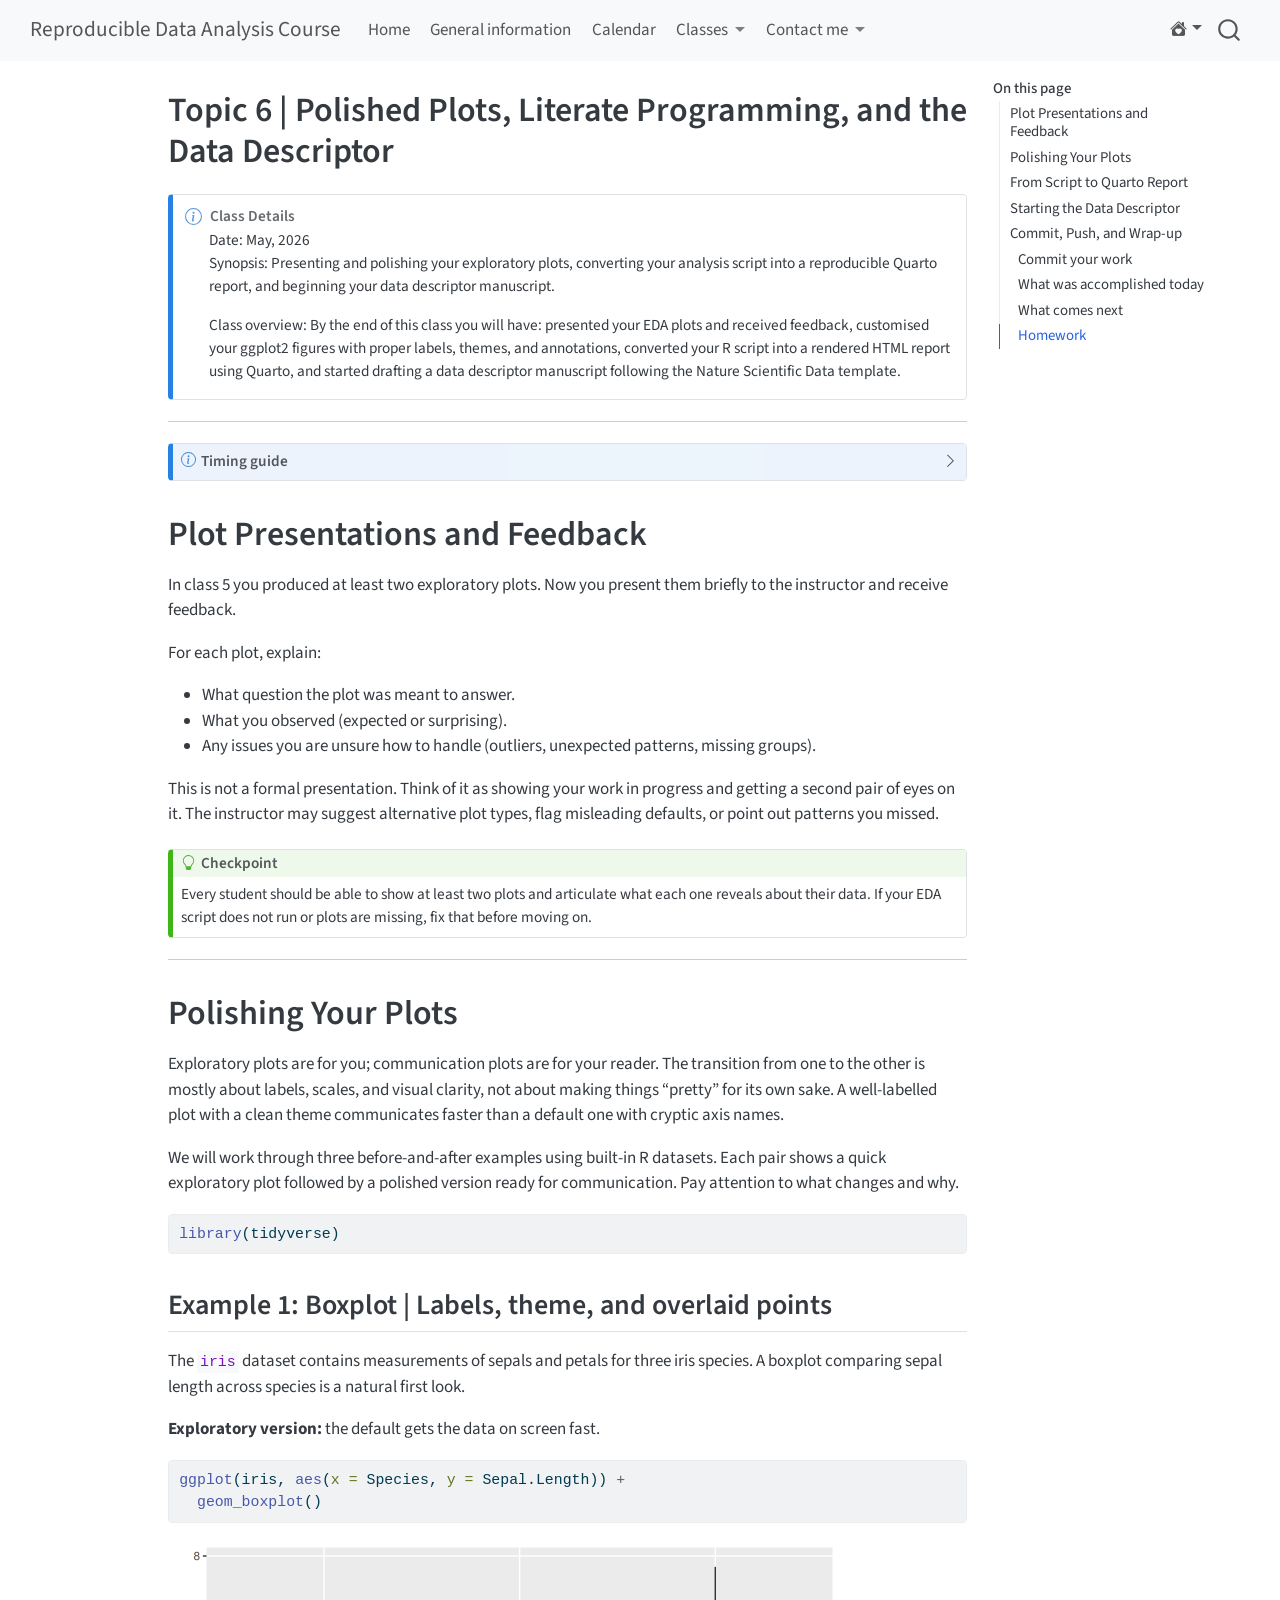
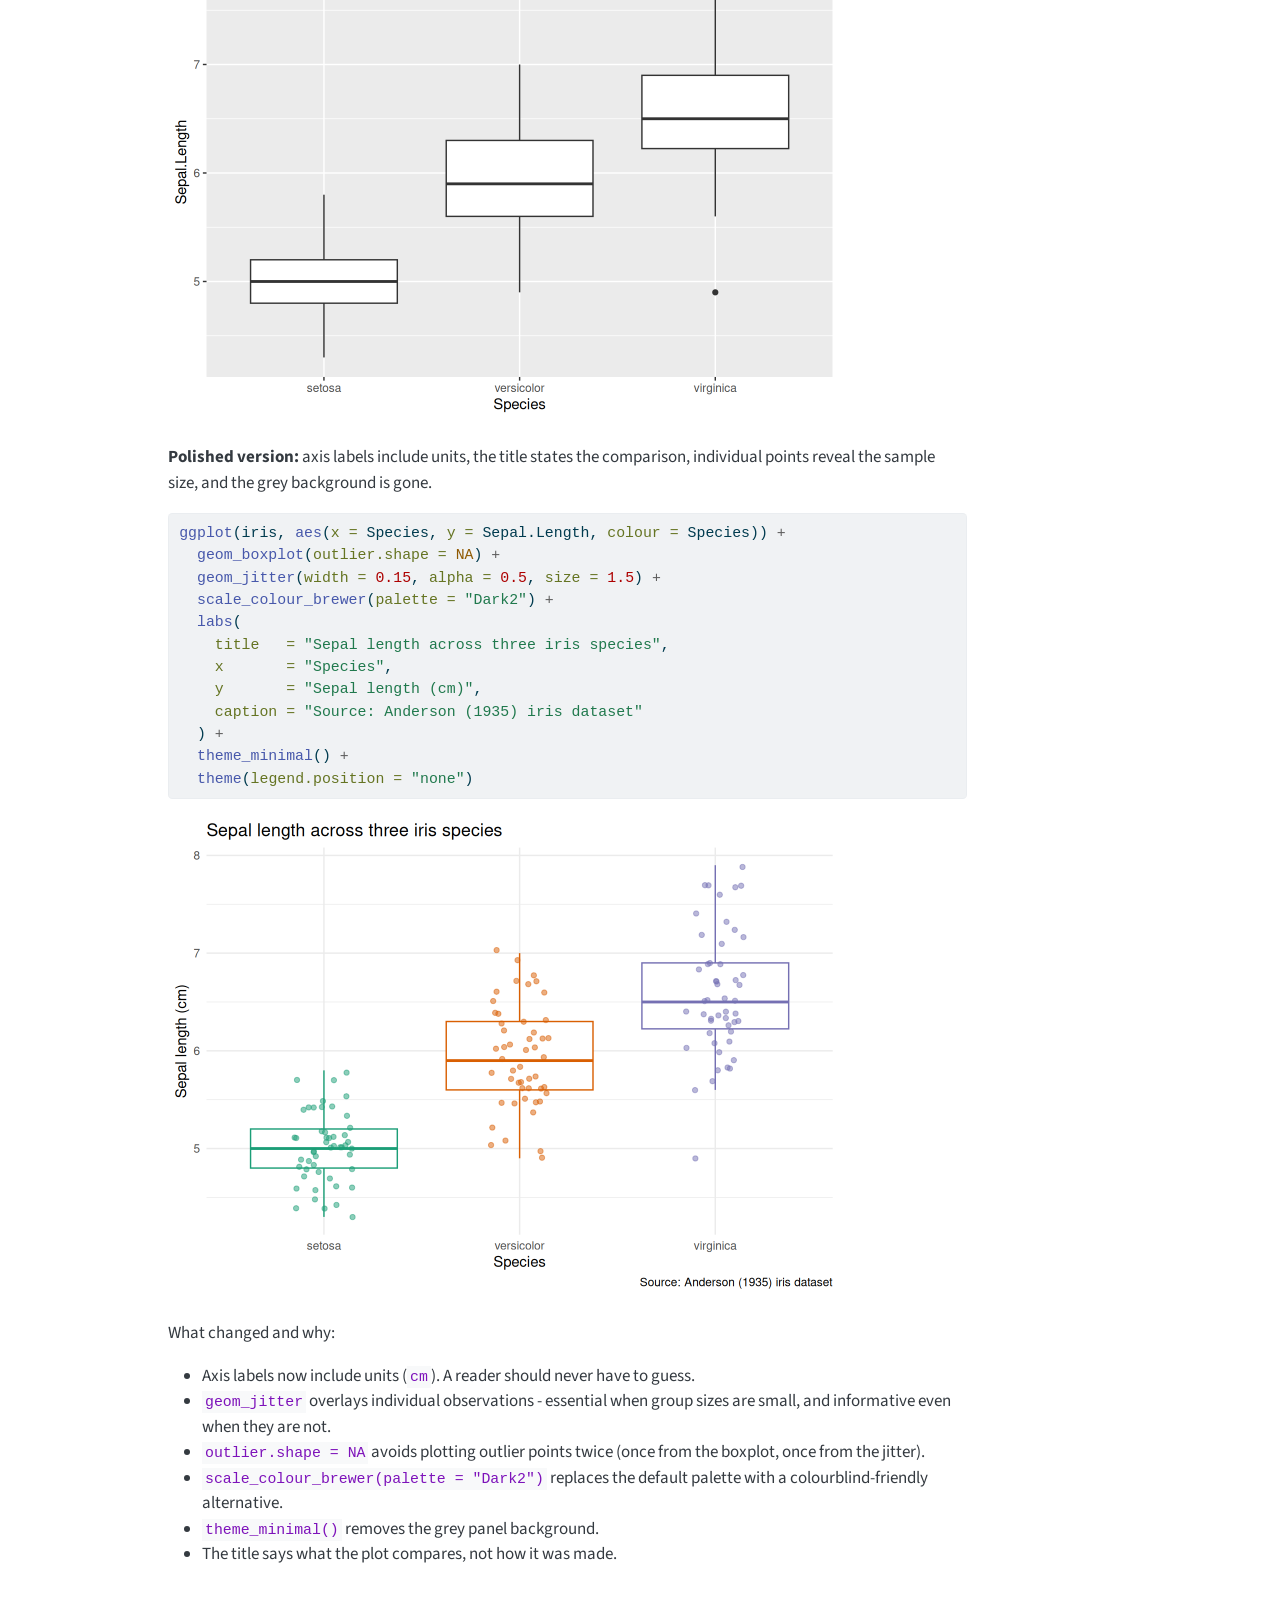
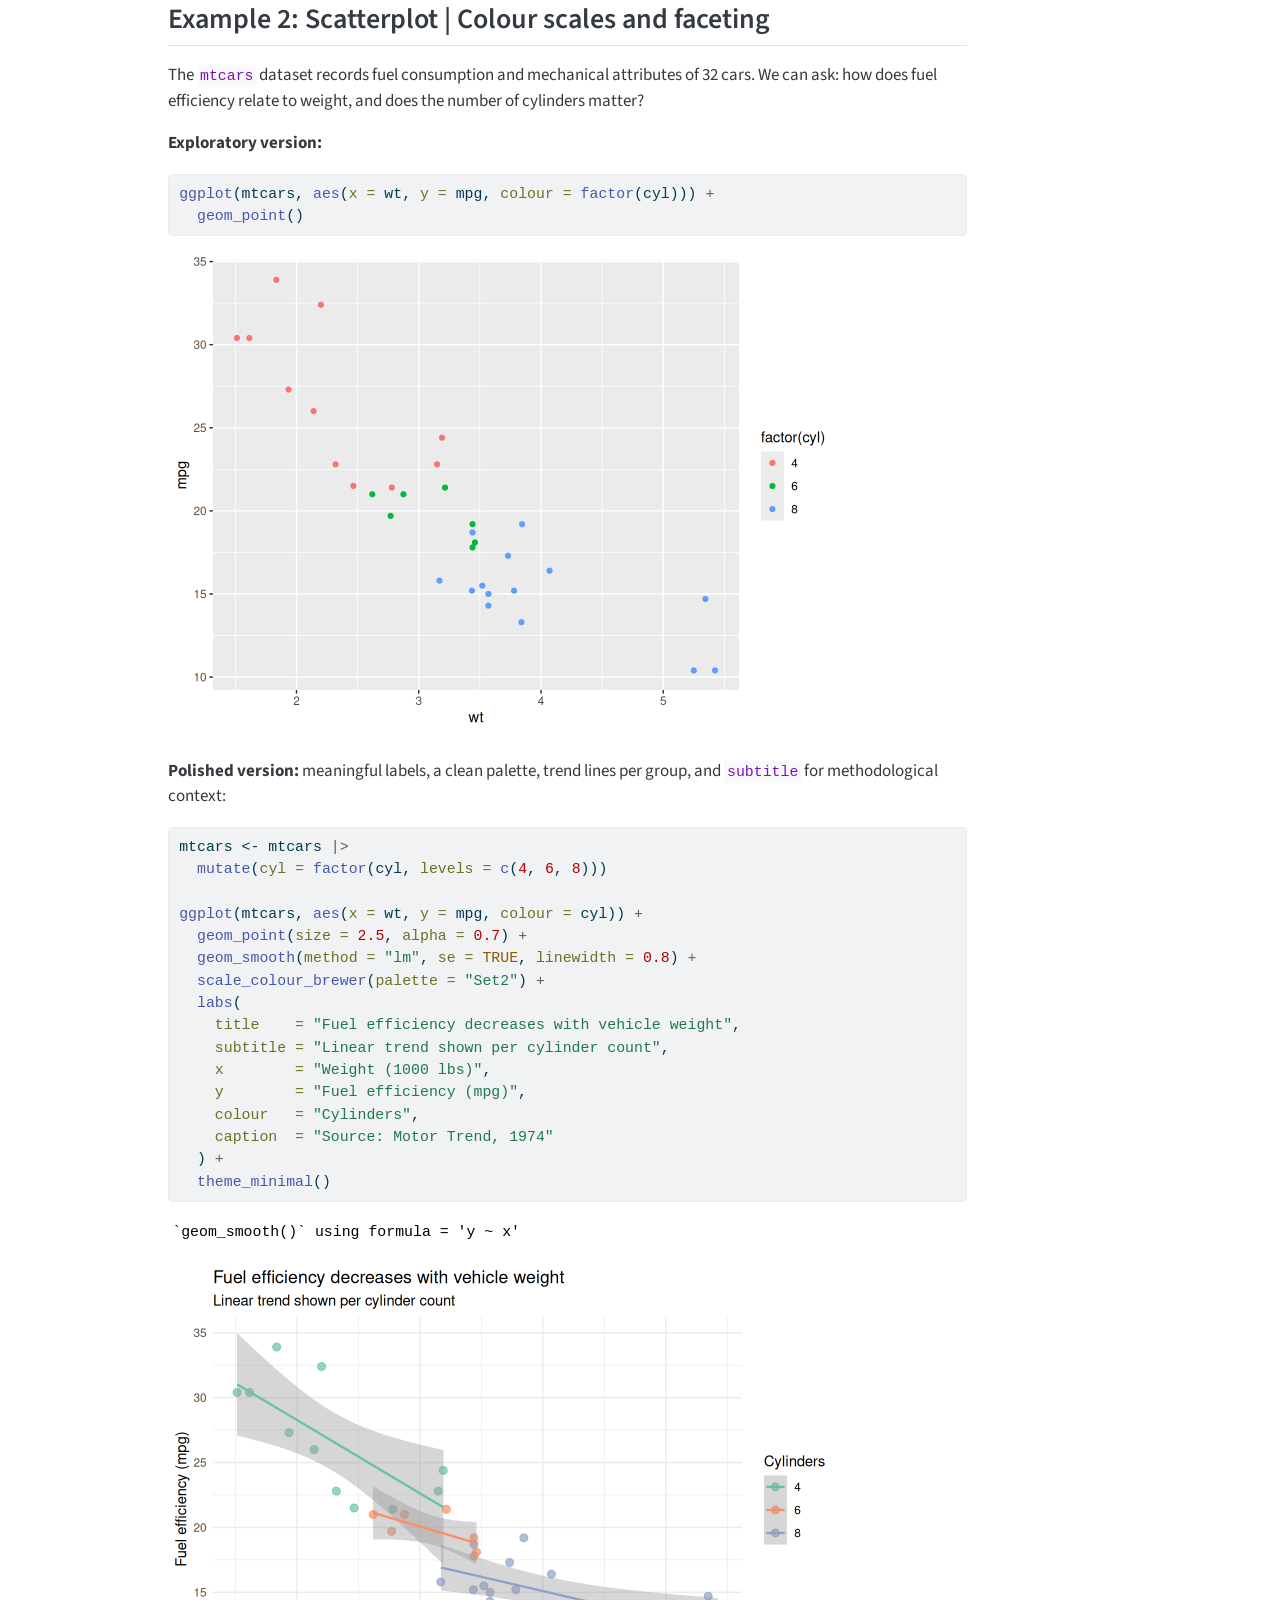
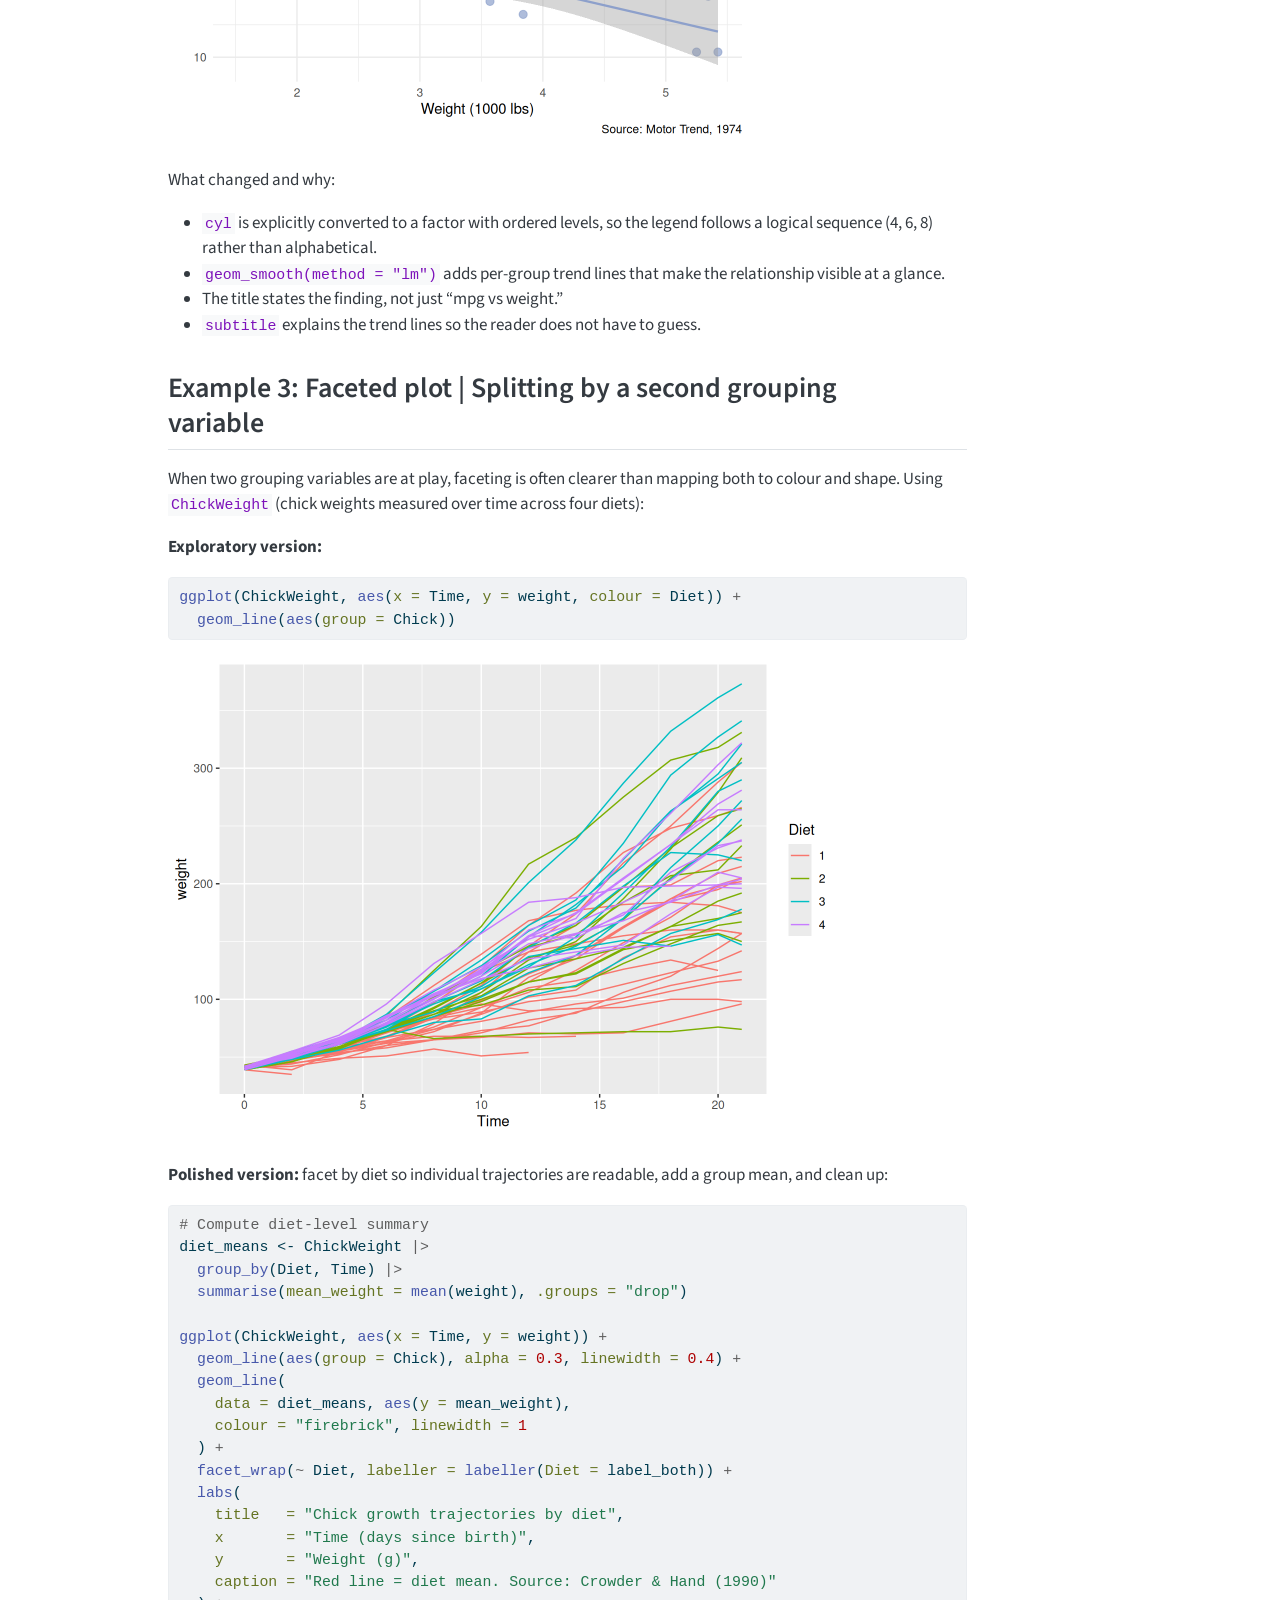
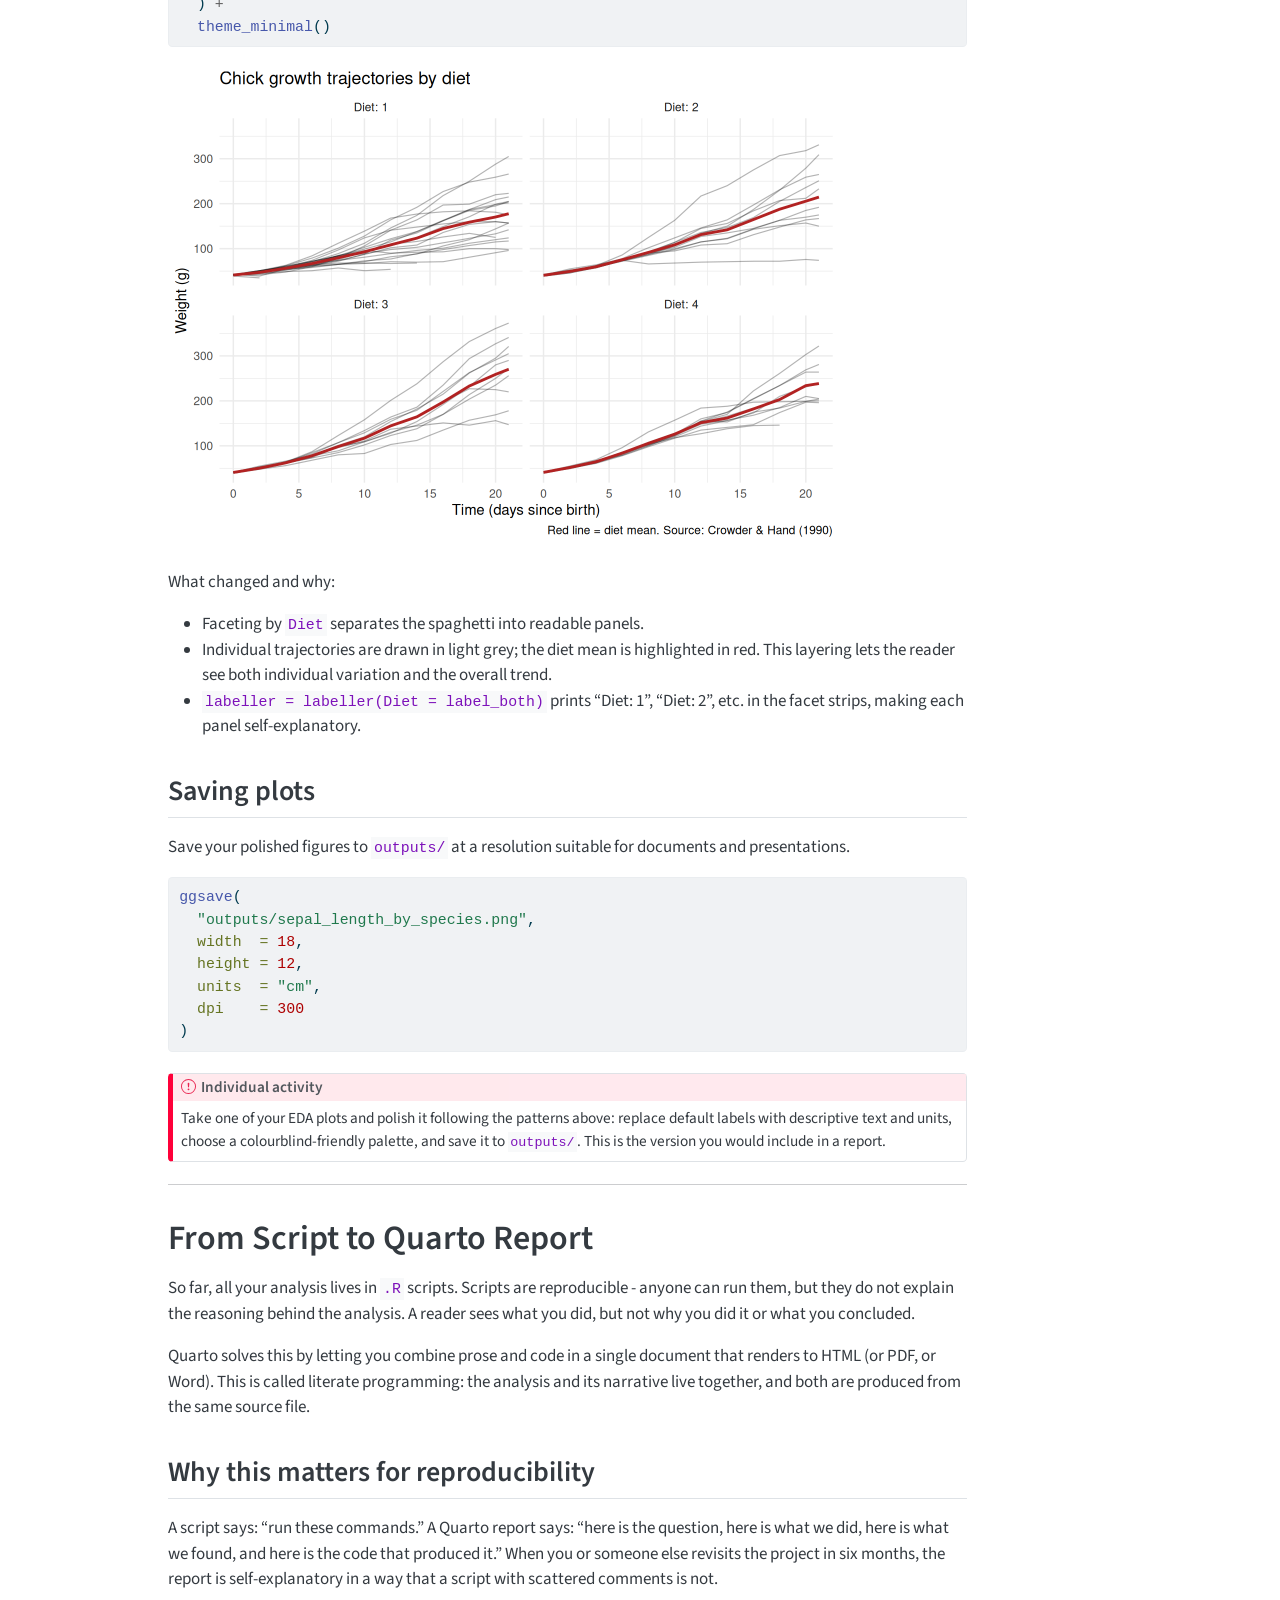
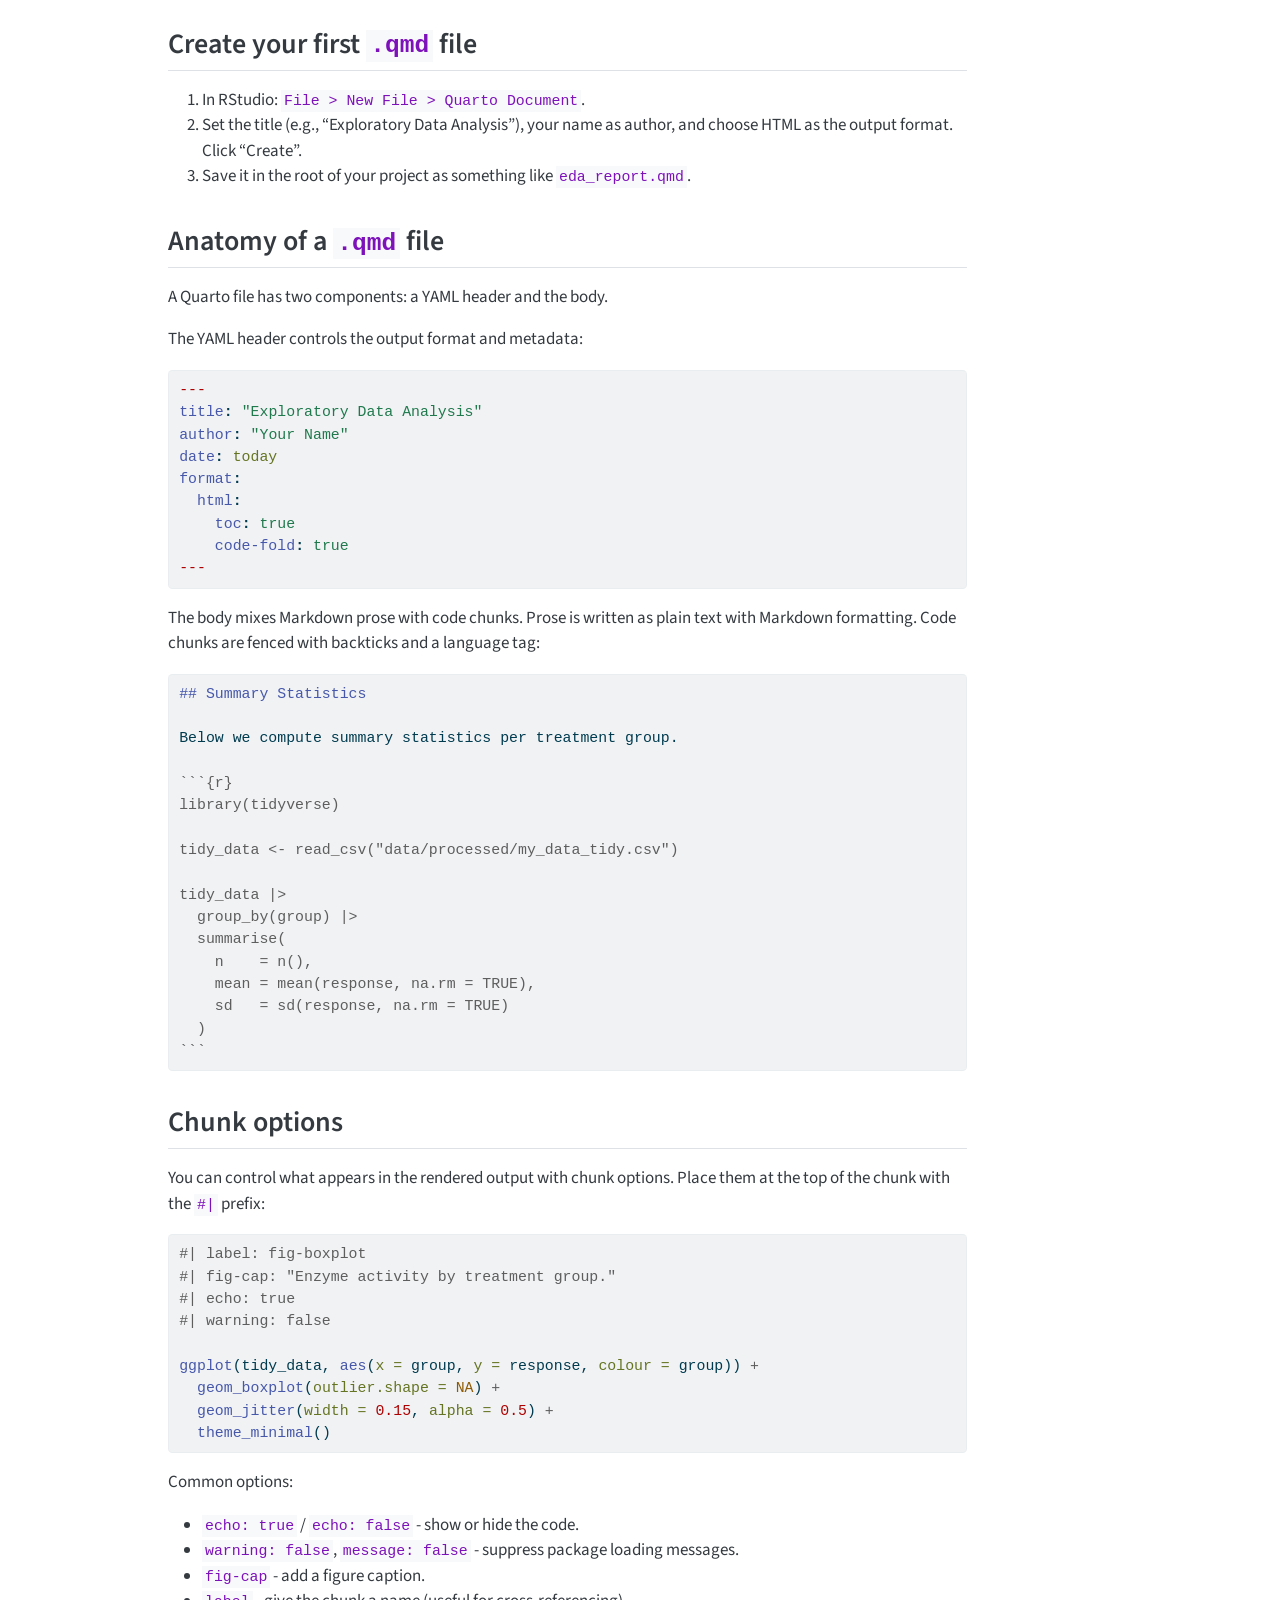
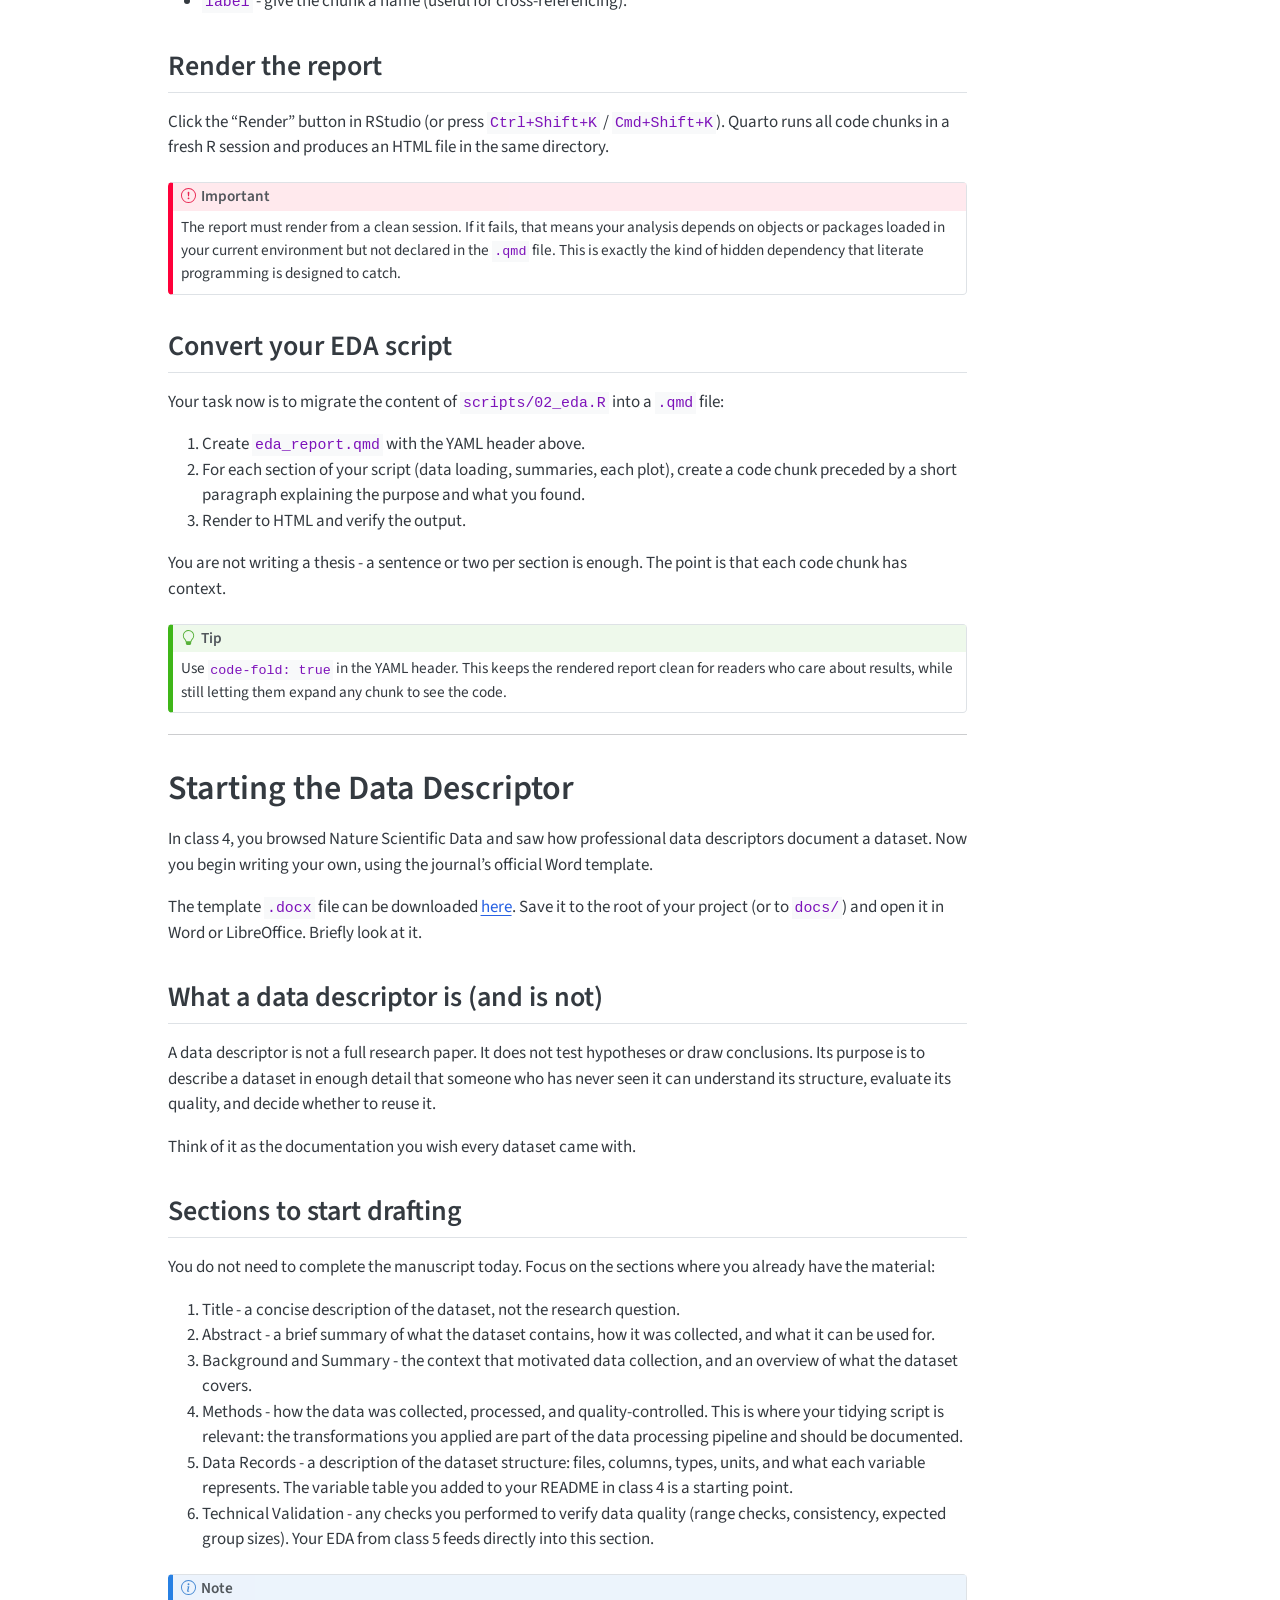
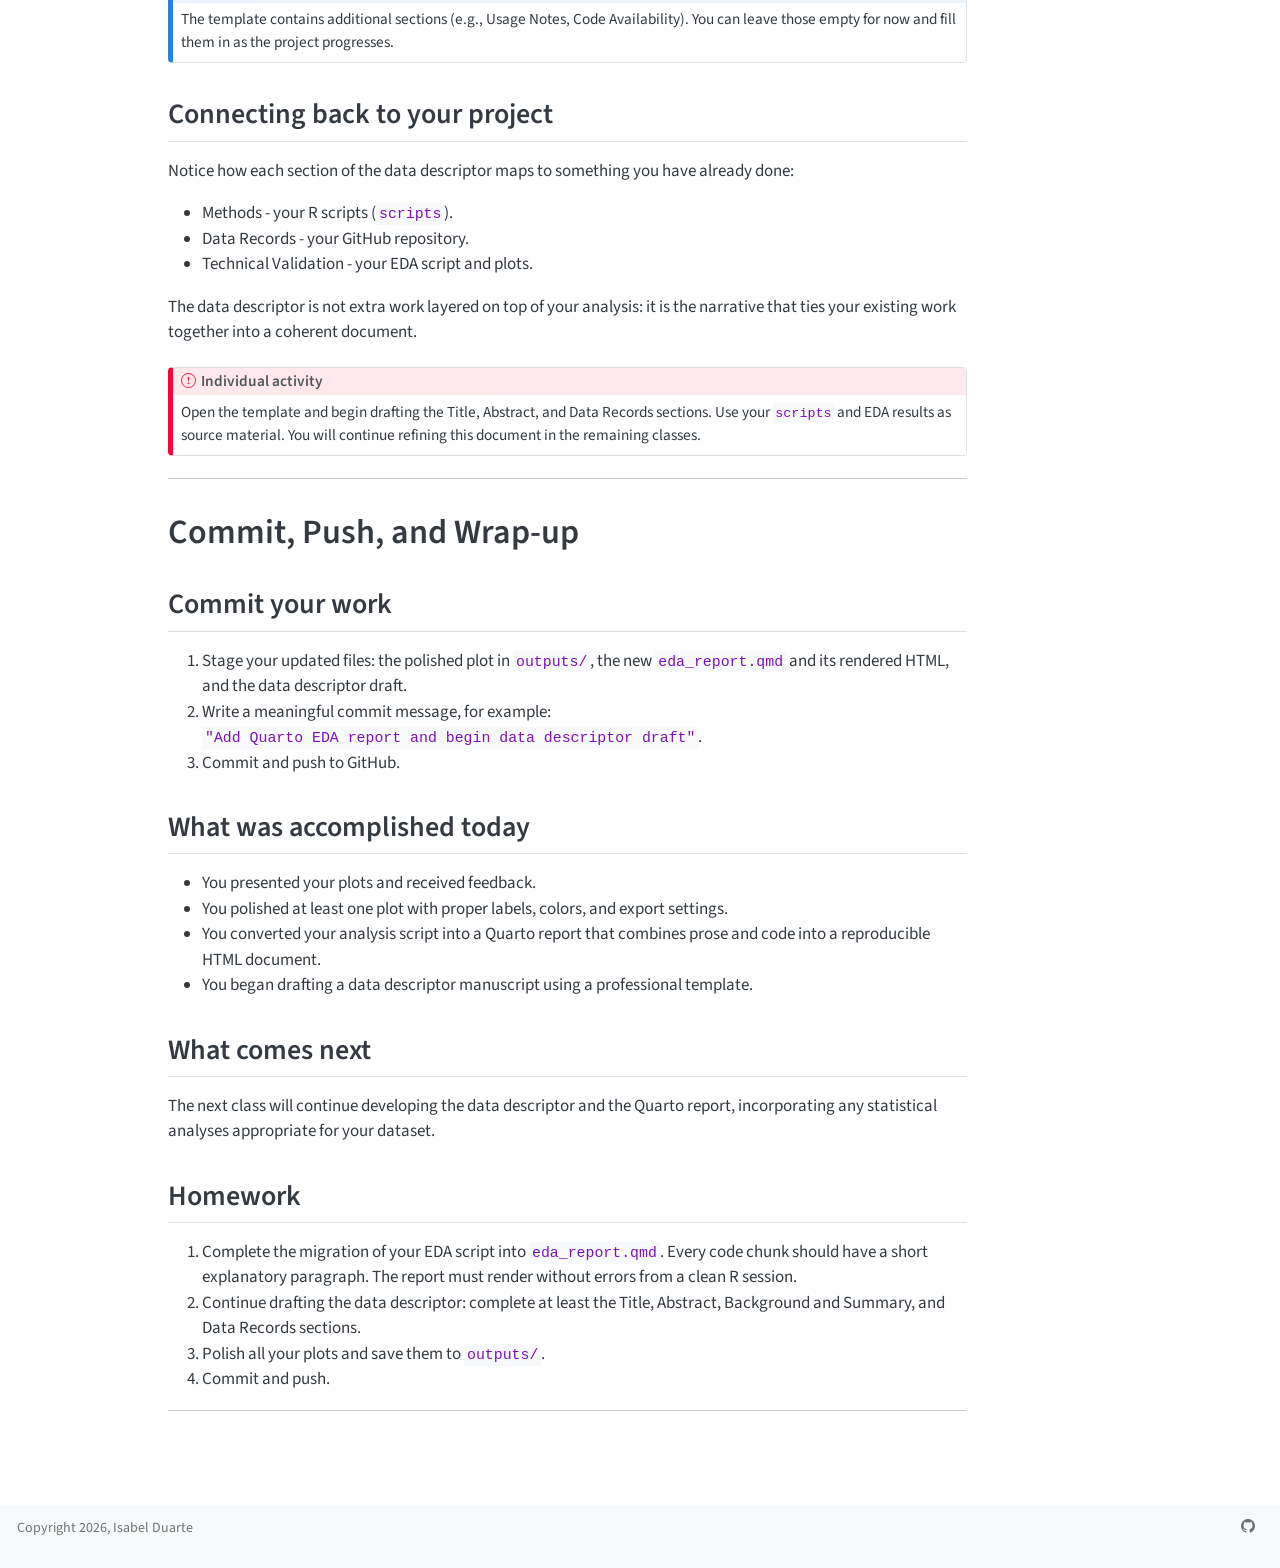
<file: docs/classes/class6.html>
<!DOCTYPE html>
<html xmlns="http://www.w3.org/1999/xhtml" lang="en" xml:lang="en"><head>

<meta charset="utf-8">
<meta name="generator" content="quarto-1.5.57">

<meta name="viewport" content="width=device-width, initial-scale=1.0, user-scalable=yes">


<title>Topic 6 | Polished Plots, Literate Programming, and the Data Descriptor – Reproducible Data Analysis Course</title>
<style>
code{white-space: pre-wrap;}
span.smallcaps{font-variant: small-caps;}
div.columns{display: flex; gap: min(4vw, 1.5em);}
div.column{flex: auto; overflow-x: auto;}
div.hanging-indent{margin-left: 1.5em; text-indent: -1.5em;}
ul.task-list{list-style: none;}
ul.task-list li input[type="checkbox"] {
  width: 0.8em;
  margin: 0 0.8em 0.2em -1em; /* quarto-specific, see https://github.com/quarto-dev/quarto-cli/issues/4556 */ 
  vertical-align: middle;
}
/* CSS for syntax highlighting */
pre > code.sourceCode { white-space: pre; position: relative; }
pre > code.sourceCode > span { line-height: 1.25; }
pre > code.sourceCode > span:empty { height: 1.2em; }
.sourceCode { overflow: visible; }
code.sourceCode > span { color: inherit; text-decoration: inherit; }
div.sourceCode { margin: 1em 0; }
pre.sourceCode { margin: 0; }
@media screen {
div.sourceCode { overflow: auto; }
}
@media print {
pre > code.sourceCode { white-space: pre-wrap; }
pre > code.sourceCode > span { display: inline-block; text-indent: -5em; padding-left: 5em; }
}
pre.numberSource code
  { counter-reset: source-line 0; }
pre.numberSource code > span
  { position: relative; left: -4em; counter-increment: source-line; }
pre.numberSource code > span > a:first-child::before
  { content: counter(source-line);
    position: relative; left: -1em; text-align: right; vertical-align: baseline;
    border: none; display: inline-block;
    -webkit-touch-callout: none; -webkit-user-select: none;
    -khtml-user-select: none; -moz-user-select: none;
    -ms-user-select: none; user-select: none;
    padding: 0 4px; width: 4em;
  }
pre.numberSource { margin-left: 3em;  padding-left: 4px; }
div.sourceCode
  {   }
@media screen {
pre > code.sourceCode > span > a:first-child::before { text-decoration: underline; }
}
</style>


<script src="../site_libs/quarto-nav/quarto-nav.js"></script>
<script src="../site_libs/quarto-nav/headroom.min.js"></script>
<script src="../site_libs/clipboard/clipboard.min.js"></script>
<script src="../site_libs/quarto-search/autocomplete.umd.js"></script>
<script src="../site_libs/quarto-search/fuse.min.js"></script>
<script src="../site_libs/quarto-search/quarto-search.js"></script>
<meta name="quarto:offset" content="../">
<script src="../site_libs/quarto-html/quarto.js"></script>
<script src="../site_libs/quarto-html/popper.min.js"></script>
<script src="../site_libs/quarto-html/tippy.umd.min.js"></script>
<script src="../site_libs/quarto-html/anchor.min.js"></script>
<link href="../site_libs/quarto-html/tippy.css" rel="stylesheet">
<link href="../site_libs/quarto-html/quarto-syntax-highlighting.css" rel="stylesheet" id="quarto-text-highlighting-styles">
<script src="../site_libs/bootstrap/bootstrap.min.js"></script>
<link href="../site_libs/bootstrap/bootstrap-icons.css" rel="stylesheet">
<link href="../site_libs/bootstrap/bootstrap.min.css" rel="stylesheet" id="quarto-bootstrap" data-mode="light">
<script id="quarto-search-options" type="application/json">{
  "location": "navbar",
  "copy-button": false,
  "collapse-after": 3,
  "panel-placement": "end",
  "type": "overlay",
  "limit": 50,
  "keyboard-shortcut": [
    "f",
    "/",
    "s"
  ],
  "show-item-context": false,
  "language": {
    "search-no-results-text": "No results",
    "search-matching-documents-text": "matching documents",
    "search-copy-link-title": "Copy link to search",
    "search-hide-matches-text": "Hide additional matches",
    "search-more-match-text": "more match in this document",
    "search-more-matches-text": "more matches in this document",
    "search-clear-button-title": "Clear",
    "search-text-placeholder": "",
    "search-detached-cancel-button-title": "Cancel",
    "search-submit-button-title": "Submit",
    "search-label": "Search"
  }
}</script>


</head>

<body class="nav-fixed">

<div id="quarto-search-results"></div>
  <header id="quarto-header" class="headroom fixed-top">
    <nav class="navbar navbar-expand-lg " data-bs-theme="dark">
      <div class="navbar-container container-fluid">
      <div class="navbar-brand-container mx-auto">
    <a class="navbar-brand" href="../index.html">
    <span class="navbar-title">Reproducible Data Analysis Course</span>
    </a>
  </div>
            <div id="quarto-search" class="" title="Search"></div>
          <button class="navbar-toggler" type="button" data-bs-toggle="collapse" data-bs-target="#navbarCollapse" aria-controls="navbarCollapse" role="menu" aria-expanded="false" aria-label="Toggle navigation" onclick="if (window.quartoToggleHeadroom) { window.quartoToggleHeadroom(); }">
  <span class="navbar-toggler-icon"></span>
</button>
          <div class="collapse navbar-collapse" id="navbarCollapse">
            <ul class="navbar-nav navbar-nav-scroll me-auto">
  <li class="nav-item">
    <a class="nav-link" href="../index.html"> 
<span class="menu-text">Home</span></a>
  </li>  
  <li class="nav-item">
    <a class="nav-link" href="../system_setup.html"> 
<span class="menu-text">General information</span></a>
  </li>  
  <li class="nav-item">
    <a class="nav-link" href="../calendar.html"> 
<span class="menu-text">Calendar</span></a>
  </li>  
  <li class="nav-item dropdown ">
    <a class="nav-link dropdown-toggle" href="#" id="nav-menu-classes" role="link" data-bs-toggle="dropdown" aria-expanded="false">
 <span class="menu-text">Classes</span>
    </a>
    <ul class="dropdown-menu" aria-labelledby="nav-menu-classes">    
        <li>
    <a class="dropdown-item" href="../classes/class1.html">
 <span class="dropdown-text">Topic 1 | Tidy data</span></a>
  </li>  
        <li>
    <a class="dropdown-item" href="../classes/class2.html">
 <span class="dropdown-text">Topic 2 | Introduction to R</span></a>
  </li>  
        <li>
    <a class="dropdown-item" href="../classes/class2_advanced_r.html">
 <span class="dropdown-text">Topic 2 | Advanced R</span></a>
  </li>  
        <li>
    <a class="dropdown-item" href="../classes/class3.html">
 <span class="dropdown-text">Topic 3 | Setting Up for Reproducible Data Analysis</span></a>
  </li>  
        <li>
    <a class="dropdown-item" href="../classes/class4.html">
 <span class="dropdown-text">Topic 4 | Understanding and Structuring Your Dataset</span></a>
  </li>  
        <li>
    <a class="dropdown-item" href="../classes/class5.html">
 <span class="dropdown-text">Topic 5 | Exploring Your Data: Summary Statistics and Visualisation</span></a>
  </li>  
        <li>
    <a class="dropdown-item" href="../classes/class6.html">
 <span class="dropdown-text">Topic 6 | Polished Plots, Literate Programming, and the Data Descriptor</span></a>
  </li>  
        <li>
    <a class="dropdown-item" href="../classes/class7.html">
 <span class="dropdown-text">Topic 7 | Finishing Your EDA and Data Descriptor</span></a>
  </li>  
        <li>
    <a class="dropdown-item" href="../classes/class8.html">
 <span class="dropdown-text">Topic 8 | Course Wrap-up</span></a>
  </li>  
    </ul>
  </li>
  <li class="nav-item dropdown ">
    <a class="nav-link dropdown-toggle" href="#" id="nav-menu-contact-me" role="link" data-bs-toggle="dropdown" aria-expanded="false">
 <span class="menu-text">Contact me</span>
    </a>
    <ul class="dropdown-menu" aria-labelledby="nav-menu-contact-me">    
        <li>
    <a class="dropdown-item" href="../contact_me.html">
 <span class="dropdown-text">Contact me</span></a>
  </li>  
    </ul>
  </li>
</ul>
          </div> <!-- /navcollapse -->
            <div class="quarto-navbar-tools">
    <div class="dropdown">
      <a href="" title="" id="quarto-navigation-tool-dropdown-0" class="quarto-navigation-tool dropdown-toggle px-1" data-bs-toggle="dropdown" aria-expanded="false" role="link" aria-label=""><i class="bi bi-house-heart-fill"></i></a>
      <ul class="dropdown-menu" aria-labelledby="quarto-navigation-tool-dropdown-0">
          <li>
            <a class="dropdown-item quarto-navbar-tools-item" href="https://www.ualg.pt/">
            Universidade do Algarve
            </a>
          </li>
      </ul>
    </div>
</div>
      </div> <!-- /container-fluid -->
    </nav>
</header>
<!-- content -->
<div id="quarto-content" class="quarto-container page-columns page-rows-contents page-layout-article page-navbar">
<!-- sidebar -->
<!-- margin-sidebar -->
    <div id="quarto-margin-sidebar" class="sidebar margin-sidebar">
        <nav id="TOC" role="doc-toc" class="toc-active">
    <h2 id="toc-title">On this page</h2>
   
  <ul>
  <li><a href="#sec-presentations" id="toc-sec-presentations" class="nav-link active" data-scroll-target="#sec-presentations">Plot Presentations and Feedback</a></li>
  <li><a href="#sec-polish" id="toc-sec-polish" class="nav-link" data-scroll-target="#sec-polish">Polishing Your Plots</a>
  <ul class="collapse">
  <li><a href="#example-1-boxplot-labels-theme-and-overlaid-points" id="toc-example-1-boxplot-labels-theme-and-overlaid-points" class="nav-link" data-scroll-target="#example-1-boxplot-labels-theme-and-overlaid-points">Example 1: Boxplot | Labels, theme, and overlaid points</a></li>
  <li><a href="#example-2-scatterplot-colour-scales-and-faceting" id="toc-example-2-scatterplot-colour-scales-and-faceting" class="nav-link" data-scroll-target="#example-2-scatterplot-colour-scales-and-faceting">Example 2: Scatterplot | Colour scales and faceting</a></li>
  <li><a href="#example-3-faceted-plot-splitting-by-a-second-grouping-variable" id="toc-example-3-faceted-plot-splitting-by-a-second-grouping-variable" class="nav-link" data-scroll-target="#example-3-faceted-plot-splitting-by-a-second-grouping-variable">Example 3: Faceted plot | Splitting by a second grouping variable</a></li>
  <li><a href="#saving-plots" id="toc-saving-plots" class="nav-link" data-scroll-target="#saving-plots">Saving plots</a></li>
  </ul></li>
  <li><a href="#sec-quarto" id="toc-sec-quarto" class="nav-link" data-scroll-target="#sec-quarto">From Script to Quarto Report</a>
  <ul class="collapse">
  <li><a href="#why-this-matters-for-reproducibility" id="toc-why-this-matters-for-reproducibility" class="nav-link" data-scroll-target="#why-this-matters-for-reproducibility">Why this matters for reproducibility</a></li>
  <li><a href="#create-your-first-.qmd-file" id="toc-create-your-first-.qmd-file" class="nav-link" data-scroll-target="#create-your-first-.qmd-file">Create your first <code>.qmd</code> file</a></li>
  <li><a href="#anatomy-of-a-.qmd-file" id="toc-anatomy-of-a-.qmd-file" class="nav-link" data-scroll-target="#anatomy-of-a-.qmd-file">Anatomy of a <code>.qmd</code> file</a></li>
  <li><a href="#chunk-options" id="toc-chunk-options" class="nav-link" data-scroll-target="#chunk-options">Chunk options</a></li>
  <li><a href="#render-the-report" id="toc-render-the-report" class="nav-link" data-scroll-target="#render-the-report">Render the report</a></li>
  <li><a href="#convert-your-eda-script" id="toc-convert-your-eda-script" class="nav-link" data-scroll-target="#convert-your-eda-script">Convert your EDA script</a></li>
  </ul></li>
  <li><a href="#sec-descriptor" id="toc-sec-descriptor" class="nav-link" data-scroll-target="#sec-descriptor">Starting the Data Descriptor</a>
  <ul class="collapse">
  <li><a href="#what-a-data-descriptor-is-and-is-not" id="toc-what-a-data-descriptor-is-and-is-not" class="nav-link" data-scroll-target="#what-a-data-descriptor-is-and-is-not">What a data descriptor is (and is not)</a></li>
  <li><a href="#sections-to-start-drafting" id="toc-sections-to-start-drafting" class="nav-link" data-scroll-target="#sections-to-start-drafting">Sections to start drafting</a></li>
  <li><a href="#connecting-back-to-your-project" id="toc-connecting-back-to-your-project" class="nav-link" data-scroll-target="#connecting-back-to-your-project">Connecting back to your project</a></li>
  </ul></li>
  <li><a href="#sec-wrapup" id="toc-sec-wrapup" class="nav-link" data-scroll-target="#sec-wrapup">Commit, Push, and Wrap-up</a>
  <ul class="collapse">
  <li><a href="#commit-your-work" id="toc-commit-your-work" class="nav-link" data-scroll-target="#commit-your-work">Commit your work</a></li>
  <li><a href="#what-was-accomplished-today" id="toc-what-was-accomplished-today" class="nav-link" data-scroll-target="#what-was-accomplished-today">What was accomplished today</a></li>
  <li><a href="#what-comes-next" id="toc-what-comes-next" class="nav-link" data-scroll-target="#what-comes-next">What comes next</a></li>
  <li><a href="#sec-homework" id="toc-sec-homework" class="nav-link" data-scroll-target="#sec-homework">Homework</a></li>
  </ul></li>
  </ul>
</nav>
    </div>
<!-- main -->
<main class="content" id="quarto-document-content">

<header id="title-block-header" class="quarto-title-block default">
<div class="quarto-title">
<h1 class="title">Topic 6 | Polished Plots, Literate Programming, and the Data Descriptor</h1>
</div>



<div class="quarto-title-meta">

    
  
    
  </div>
  


</header>


<div class="callout callout-style-simple callout-note callout-titled">
<div class="callout-header d-flex align-content-center">
<div class="callout-icon-container">
<i class="callout-icon"></i>
</div>
<div class="callout-title-container flex-fill">
Class Details
</div>
</div>
<div class="callout-body-container callout-body">
<p>Date: May, 2026<br>
Synopsis: Presenting and polishing your exploratory plots, converting your analysis script into a reproducible Quarto report, and beginning your data descriptor manuscript.</p>
<p>Class overview: By the end of this class you will have: presented your EDA plots and received feedback, customised your ggplot2 figures with proper labels, themes, and annotations, converted your R script into a rendered HTML report using Quarto, and started drafting a data descriptor manuscript following the Nature Scientific Data template.</p>
</div>
</div>
<hr>
<div class="callout callout-style-default callout-note callout-titled">
<div class="callout-header d-flex align-content-center" data-bs-toggle="collapse" data-bs-target=".callout-2-contents" aria-controls="callout-2" aria-expanded="false" aria-label="Toggle callout">
<div class="callout-icon-container">
<i class="callout-icon"></i>
</div>
<div class="callout-title-container flex-fill">
Timing guide
</div>
<div class="callout-btn-toggle d-inline-block border-0 py-1 ps-1 pe-0 float-end"><i class="callout-toggle"></i></div>
</div>
<div id="callout-2" class="callout-2-contents callout-collapse collapse">
<div class="callout-body-container callout-body">
<p>Two groups (Master’s students and PhD students) run independently, same structure.</p>
<table class="caption-top table">
<thead>
<tr class="header">
<th>Segment</th>
<th>Duration</th>
</tr>
</thead>
<tbody>
<tr class="odd">
<td>Plot presentations and feedback</td>
<td>30 min</td>
</tr>
<tr class="even">
<td>Polishing your plots</td>
<td>30 min</td>
</tr>
<tr class="odd">
<td>From script to Quarto report</td>
<td>30 min</td>
</tr>
<tr class="even">
<td>Starting the data descriptor</td>
<td>30 min</td>
</tr>
<tr class="odd">
<td><strong>Total</strong></td>
<td>**~120 min</td>
</tr>
</tbody>
</table>
</div>
</div>
</div>
<section id="sec-presentations" class="level1">
<h1>Plot Presentations and Feedback</h1>
<p>In class 5 you produced at least two exploratory plots. Now you present them briefly to the instructor and receive feedback.</p>
<p>For each plot, explain:</p>
<ul>
<li>What question the plot was meant to answer.</li>
<li>What you observed (expected or surprising).</li>
<li>Any issues you are unsure how to handle (outliers, unexpected patterns, missing groups).</li>
</ul>
<p>This is not a formal presentation. Think of it as showing your work in progress and getting a second pair of eyes on it. The instructor may suggest alternative plot types, flag misleading defaults, or point out patterns you missed.</p>
<div class="callout callout-style-default callout-tip callout-titled">
<div class="callout-header d-flex align-content-center">
<div class="callout-icon-container">
<i class="callout-icon"></i>
</div>
<div class="callout-title-container flex-fill">
Checkpoint
</div>
</div>
<div class="callout-body-container callout-body">
<p>Every student should be able to show at least two plots and articulate what each one reveals about their data. If your EDA script does not run or plots are missing, fix that before moving on.</p>
</div>
</div>
<hr>
</section>
<section id="sec-polish" class="level1">
<h1>Polishing Your Plots</h1>
<p>Exploratory plots are for you; communication plots are for your reader. The transition from one to the other is mostly about labels, scales, and visual clarity, not about making things “pretty” for its own sake. A well-labelled plot with a clean theme communicates faster than a default one with cryptic axis names.</p>
<p>We will work through three before-and-after examples using built-in R datasets. Each pair shows a quick exploratory plot followed by a polished version ready for communication. Pay attention to what changes and why.</p>
<div class="cell">
<div class="sourceCode cell-code" id="cb1"><pre class="sourceCode r code-with-copy"><code class="sourceCode r"><span id="cb1-1"><a href="#cb1-1" aria-hidden="true" tabindex="-1"></a><span class="fu">library</span>(tidyverse)</span></code><button title="Copy to Clipboard" class="code-copy-button"><i class="bi"></i></button></pre></div>
</div>
<section id="example-1-boxplot-labels-theme-and-overlaid-points" class="level2">
<h2 class="anchored" data-anchor-id="example-1-boxplot-labels-theme-and-overlaid-points">Example 1: Boxplot | Labels, theme, and overlaid points</h2>
<p>The <code>iris</code> dataset contains measurements of sepals and petals for three iris species. A boxplot comparing sepal length across species is a natural first look.</p>
<p><strong>Exploratory version:</strong> the default gets the data on screen fast.</p>
<div class="cell">
<div class="sourceCode cell-code" id="cb2"><pre class="sourceCode r code-with-copy"><code class="sourceCode r"><span id="cb2-1"><a href="#cb2-1" aria-hidden="true" tabindex="-1"></a><span class="fu">ggplot</span>(iris, <span class="fu">aes</span>(<span class="at">x =</span> Species, <span class="at">y =</span> Sepal.Length)) <span class="sc">+</span></span>
<span id="cb2-2"><a href="#cb2-2" aria-hidden="true" tabindex="-1"></a>  <span class="fu">geom_boxplot</span>()</span></code><button title="Copy to Clipboard" class="code-copy-button"><i class="bi"></i></button></pre></div>
<div class="cell-output-display">
<div>
<figure class="figure">
<p><img src="class6_files/figure-html/unnamed-chunk-2-1.png" class="img-fluid figure-img" width="672"></p>
</figure>
</div>
</div>
</div>
<p><strong>Polished version:</strong> axis labels include units, the title states the comparison, individual points reveal the sample size, and the grey background is gone.</p>
<div class="cell">
<div class="sourceCode cell-code" id="cb3"><pre class="sourceCode r code-with-copy"><code class="sourceCode r"><span id="cb3-1"><a href="#cb3-1" aria-hidden="true" tabindex="-1"></a><span class="fu">ggplot</span>(iris, <span class="fu">aes</span>(<span class="at">x =</span> Species, <span class="at">y =</span> Sepal.Length, <span class="at">colour =</span> Species)) <span class="sc">+</span></span>
<span id="cb3-2"><a href="#cb3-2" aria-hidden="true" tabindex="-1"></a>  <span class="fu">geom_boxplot</span>(<span class="at">outlier.shape =</span> <span class="cn">NA</span>) <span class="sc">+</span></span>
<span id="cb3-3"><a href="#cb3-3" aria-hidden="true" tabindex="-1"></a>  <span class="fu">geom_jitter</span>(<span class="at">width =</span> <span class="fl">0.15</span>, <span class="at">alpha =</span> <span class="fl">0.5</span>, <span class="at">size =</span> <span class="fl">1.5</span>) <span class="sc">+</span></span>
<span id="cb3-4"><a href="#cb3-4" aria-hidden="true" tabindex="-1"></a>  <span class="fu">scale_colour_brewer</span>(<span class="at">palette =</span> <span class="st">"Dark2"</span>) <span class="sc">+</span></span>
<span id="cb3-5"><a href="#cb3-5" aria-hidden="true" tabindex="-1"></a>  <span class="fu">labs</span>(</span>
<span id="cb3-6"><a href="#cb3-6" aria-hidden="true" tabindex="-1"></a>    <span class="at">title   =</span> <span class="st">"Sepal length across three iris species"</span>,</span>
<span id="cb3-7"><a href="#cb3-7" aria-hidden="true" tabindex="-1"></a>    <span class="at">x       =</span> <span class="st">"Species"</span>,</span>
<span id="cb3-8"><a href="#cb3-8" aria-hidden="true" tabindex="-1"></a>    <span class="at">y       =</span> <span class="st">"Sepal length (cm)"</span>,</span>
<span id="cb3-9"><a href="#cb3-9" aria-hidden="true" tabindex="-1"></a>    <span class="at">caption =</span> <span class="st">"Source: Anderson (1935) iris dataset"</span></span>
<span id="cb3-10"><a href="#cb3-10" aria-hidden="true" tabindex="-1"></a>  ) <span class="sc">+</span></span>
<span id="cb3-11"><a href="#cb3-11" aria-hidden="true" tabindex="-1"></a>  <span class="fu">theme_minimal</span>() <span class="sc">+</span></span>
<span id="cb3-12"><a href="#cb3-12" aria-hidden="true" tabindex="-1"></a>  <span class="fu">theme</span>(<span class="at">legend.position =</span> <span class="st">"none"</span>)</span></code><button title="Copy to Clipboard" class="code-copy-button"><i class="bi"></i></button></pre></div>
<div class="cell-output-display">
<div>
<figure class="figure">
<p><img src="class6_files/figure-html/unnamed-chunk-3-1.png" class="img-fluid figure-img" width="672"></p>
</figure>
</div>
</div>
</div>
<p>What changed and why:</p>
<ul>
<li>Axis labels now include units (<code>cm</code>). A reader should never have to guess.</li>
<li><code>geom_jitter</code> overlays individual observations - essential when group sizes are small, and informative even when they are not.</li>
<li><code>outlier.shape = NA</code> avoids plotting outlier points twice (once from the boxplot, once from the jitter).</li>
<li><code>scale_colour_brewer(palette = "Dark2")</code> replaces the default palette with a colourblind-friendly alternative.</li>
<li><code>theme_minimal()</code> removes the grey panel background.</li>
<li>The title says what the plot compares, not how it was made.</li>
</ul>
</section>
<section id="example-2-scatterplot-colour-scales-and-faceting" class="level2">
<h2 class="anchored" data-anchor-id="example-2-scatterplot-colour-scales-and-faceting">Example 2: Scatterplot | Colour scales and faceting</h2>
<p>The <code>mtcars</code> dataset records fuel consumption and mechanical attributes of 32 cars. We can ask: how does fuel efficiency relate to weight, and does the number of cylinders matter?</p>
<p><strong>Exploratory version:</strong></p>
<div class="cell">
<div class="sourceCode cell-code" id="cb4"><pre class="sourceCode r code-with-copy"><code class="sourceCode r"><span id="cb4-1"><a href="#cb4-1" aria-hidden="true" tabindex="-1"></a><span class="fu">ggplot</span>(mtcars, <span class="fu">aes</span>(<span class="at">x =</span> wt, <span class="at">y =</span> mpg, <span class="at">colour =</span> <span class="fu">factor</span>(cyl))) <span class="sc">+</span></span>
<span id="cb4-2"><a href="#cb4-2" aria-hidden="true" tabindex="-1"></a>  <span class="fu">geom_point</span>()</span></code><button title="Copy to Clipboard" class="code-copy-button"><i class="bi"></i></button></pre></div>
<div class="cell-output-display">
<div>
<figure class="figure">
<p><img src="class6_files/figure-html/unnamed-chunk-4-1.png" class="img-fluid figure-img" width="672"></p>
</figure>
</div>
</div>
</div>
<p><strong>Polished version:</strong> meaningful labels, a clean palette, trend lines per group, and <code>subtitle</code> for methodological context:</p>
<div class="cell">
<div class="sourceCode cell-code" id="cb5"><pre class="sourceCode r code-with-copy"><code class="sourceCode r"><span id="cb5-1"><a href="#cb5-1" aria-hidden="true" tabindex="-1"></a>mtcars <span class="ot">&lt;-</span> mtcars <span class="sc">|&gt;</span></span>
<span id="cb5-2"><a href="#cb5-2" aria-hidden="true" tabindex="-1"></a>  <span class="fu">mutate</span>(<span class="at">cyl =</span> <span class="fu">factor</span>(cyl, <span class="at">levels =</span> <span class="fu">c</span>(<span class="dv">4</span>, <span class="dv">6</span>, <span class="dv">8</span>)))</span>
<span id="cb5-3"><a href="#cb5-3" aria-hidden="true" tabindex="-1"></a></span>
<span id="cb5-4"><a href="#cb5-4" aria-hidden="true" tabindex="-1"></a><span class="fu">ggplot</span>(mtcars, <span class="fu">aes</span>(<span class="at">x =</span> wt, <span class="at">y =</span> mpg, <span class="at">colour =</span> cyl)) <span class="sc">+</span></span>
<span id="cb5-5"><a href="#cb5-5" aria-hidden="true" tabindex="-1"></a>  <span class="fu">geom_point</span>(<span class="at">size =</span> <span class="fl">2.5</span>, <span class="at">alpha =</span> <span class="fl">0.7</span>) <span class="sc">+</span></span>
<span id="cb5-6"><a href="#cb5-6" aria-hidden="true" tabindex="-1"></a>  <span class="fu">geom_smooth</span>(<span class="at">method =</span> <span class="st">"lm"</span>, <span class="at">se =</span> <span class="cn">TRUE</span>, <span class="at">linewidth =</span> <span class="fl">0.8</span>) <span class="sc">+</span></span>
<span id="cb5-7"><a href="#cb5-7" aria-hidden="true" tabindex="-1"></a>  <span class="fu">scale_colour_brewer</span>(<span class="at">palette =</span> <span class="st">"Set2"</span>) <span class="sc">+</span></span>
<span id="cb5-8"><a href="#cb5-8" aria-hidden="true" tabindex="-1"></a>  <span class="fu">labs</span>(</span>
<span id="cb5-9"><a href="#cb5-9" aria-hidden="true" tabindex="-1"></a>    <span class="at">title    =</span> <span class="st">"Fuel efficiency decreases with vehicle weight"</span>,</span>
<span id="cb5-10"><a href="#cb5-10" aria-hidden="true" tabindex="-1"></a>    <span class="at">subtitle =</span> <span class="st">"Linear trend shown per cylinder count"</span>,</span>
<span id="cb5-11"><a href="#cb5-11" aria-hidden="true" tabindex="-1"></a>    <span class="at">x        =</span> <span class="st">"Weight (1000 lbs)"</span>,</span>
<span id="cb5-12"><a href="#cb5-12" aria-hidden="true" tabindex="-1"></a>    <span class="at">y        =</span> <span class="st">"Fuel efficiency (mpg)"</span>,</span>
<span id="cb5-13"><a href="#cb5-13" aria-hidden="true" tabindex="-1"></a>    <span class="at">colour   =</span> <span class="st">"Cylinders"</span>,</span>
<span id="cb5-14"><a href="#cb5-14" aria-hidden="true" tabindex="-1"></a>    <span class="at">caption  =</span> <span class="st">"Source: Motor Trend, 1974"</span></span>
<span id="cb5-15"><a href="#cb5-15" aria-hidden="true" tabindex="-1"></a>  ) <span class="sc">+</span></span>
<span id="cb5-16"><a href="#cb5-16" aria-hidden="true" tabindex="-1"></a>  <span class="fu">theme_minimal</span>()</span></code><button title="Copy to Clipboard" class="code-copy-button"><i class="bi"></i></button></pre></div>
<div class="cell-output cell-output-stderr">
<pre><code>`geom_smooth()` using formula = 'y ~ x'</code></pre>
</div>
<div class="cell-output-display">
<div>
<figure class="figure">
<p><img src="class6_files/figure-html/unnamed-chunk-5-1.png" class="img-fluid figure-img" width="672"></p>
</figure>
</div>
</div>
</div>
<p>What changed and why:</p>
<ul>
<li><code>cyl</code> is explicitly converted to a factor with ordered levels, so the legend follows a logical sequence (4, 6, 8) rather than alphabetical.</li>
<li><code>geom_smooth(method = "lm")</code> adds per-group trend lines that make the relationship visible at a glance.</li>
<li>The title states the finding, not just “mpg vs weight.”</li>
<li><code>subtitle</code> explains the trend lines so the reader does not have to guess.</li>
</ul>
</section>
<section id="example-3-faceted-plot-splitting-by-a-second-grouping-variable" class="level2">
<h2 class="anchored" data-anchor-id="example-3-faceted-plot-splitting-by-a-second-grouping-variable">Example 3: Faceted plot | Splitting by a second grouping variable</h2>
<p>When two grouping variables are at play, faceting is often clearer than mapping both to colour and shape. Using <code>ChickWeight</code> (chick weights measured over time across four diets):</p>
<p><strong>Exploratory version:</strong></p>
<div class="cell">
<div class="sourceCode cell-code" id="cb7"><pre class="sourceCode r code-with-copy"><code class="sourceCode r"><span id="cb7-1"><a href="#cb7-1" aria-hidden="true" tabindex="-1"></a><span class="fu">ggplot</span>(ChickWeight, <span class="fu">aes</span>(<span class="at">x =</span> Time, <span class="at">y =</span> weight, <span class="at">colour =</span> Diet)) <span class="sc">+</span></span>
<span id="cb7-2"><a href="#cb7-2" aria-hidden="true" tabindex="-1"></a>  <span class="fu">geom_line</span>(<span class="fu">aes</span>(<span class="at">group =</span> Chick))</span></code><button title="Copy to Clipboard" class="code-copy-button"><i class="bi"></i></button></pre></div>
<div class="cell-output-display">
<div>
<figure class="figure">
<p><img src="class6_files/figure-html/unnamed-chunk-6-1.png" class="img-fluid figure-img" width="672"></p>
</figure>
</div>
</div>
</div>
<p><strong>Polished version:</strong> facet by diet so individual trajectories are readable, add a group mean, and clean up:</p>
<div class="cell">
<div class="sourceCode cell-code" id="cb8"><pre class="sourceCode r code-with-copy"><code class="sourceCode r"><span id="cb8-1"><a href="#cb8-1" aria-hidden="true" tabindex="-1"></a><span class="co"># Compute diet-level summary</span></span>
<span id="cb8-2"><a href="#cb8-2" aria-hidden="true" tabindex="-1"></a>diet_means <span class="ot">&lt;-</span> ChickWeight <span class="sc">|&gt;</span></span>
<span id="cb8-3"><a href="#cb8-3" aria-hidden="true" tabindex="-1"></a>  <span class="fu">group_by</span>(Diet, Time) <span class="sc">|&gt;</span></span>
<span id="cb8-4"><a href="#cb8-4" aria-hidden="true" tabindex="-1"></a>  <span class="fu">summarise</span>(<span class="at">mean_weight =</span> <span class="fu">mean</span>(weight), <span class="at">.groups =</span> <span class="st">"drop"</span>)</span>
<span id="cb8-5"><a href="#cb8-5" aria-hidden="true" tabindex="-1"></a></span>
<span id="cb8-6"><a href="#cb8-6" aria-hidden="true" tabindex="-1"></a><span class="fu">ggplot</span>(ChickWeight, <span class="fu">aes</span>(<span class="at">x =</span> Time, <span class="at">y =</span> weight)) <span class="sc">+</span></span>
<span id="cb8-7"><a href="#cb8-7" aria-hidden="true" tabindex="-1"></a>  <span class="fu">geom_line</span>(<span class="fu">aes</span>(<span class="at">group =</span> Chick), <span class="at">alpha =</span> <span class="fl">0.3</span>, <span class="at">linewidth =</span> <span class="fl">0.4</span>) <span class="sc">+</span></span>
<span id="cb8-8"><a href="#cb8-8" aria-hidden="true" tabindex="-1"></a>  <span class="fu">geom_line</span>(</span>
<span id="cb8-9"><a href="#cb8-9" aria-hidden="true" tabindex="-1"></a>    <span class="at">data =</span> diet_means, <span class="fu">aes</span>(<span class="at">y =</span> mean_weight),</span>
<span id="cb8-10"><a href="#cb8-10" aria-hidden="true" tabindex="-1"></a>    <span class="at">colour =</span> <span class="st">"firebrick"</span>, <span class="at">linewidth =</span> <span class="dv">1</span></span>
<span id="cb8-11"><a href="#cb8-11" aria-hidden="true" tabindex="-1"></a>  ) <span class="sc">+</span></span>
<span id="cb8-12"><a href="#cb8-12" aria-hidden="true" tabindex="-1"></a>  <span class="fu">facet_wrap</span>(<span class="sc">~</span> Diet, <span class="at">labeller =</span> <span class="fu">labeller</span>(<span class="at">Diet =</span> label_both)) <span class="sc">+</span></span>
<span id="cb8-13"><a href="#cb8-13" aria-hidden="true" tabindex="-1"></a>  <span class="fu">labs</span>(</span>
<span id="cb8-14"><a href="#cb8-14" aria-hidden="true" tabindex="-1"></a>    <span class="at">title   =</span> <span class="st">"Chick growth trajectories by diet"</span>,</span>
<span id="cb8-15"><a href="#cb8-15" aria-hidden="true" tabindex="-1"></a>    <span class="at">x       =</span> <span class="st">"Time (days since birth)"</span>,</span>
<span id="cb8-16"><a href="#cb8-16" aria-hidden="true" tabindex="-1"></a>    <span class="at">y       =</span> <span class="st">"Weight (g)"</span>,</span>
<span id="cb8-17"><a href="#cb8-17" aria-hidden="true" tabindex="-1"></a>    <span class="at">caption =</span> <span class="st">"Red line = diet mean. Source: Crowder &amp; Hand (1990)"</span></span>
<span id="cb8-18"><a href="#cb8-18" aria-hidden="true" tabindex="-1"></a>  ) <span class="sc">+</span></span>
<span id="cb8-19"><a href="#cb8-19" aria-hidden="true" tabindex="-1"></a>  <span class="fu">theme_minimal</span>()</span></code><button title="Copy to Clipboard" class="code-copy-button"><i class="bi"></i></button></pre></div>
<div class="cell-output-display">
<div>
<figure class="figure">
<p><img src="class6_files/figure-html/unnamed-chunk-7-1.png" class="img-fluid figure-img" width="672"></p>
</figure>
</div>
</div>
</div>
<p>What changed and why:</p>
<ul>
<li>Faceting by <code>Diet</code> separates the spaghetti into readable panels.</li>
<li>Individual trajectories are drawn in light grey; the diet mean is highlighted in red. This layering lets the reader see both individual variation and the overall trend.</li>
<li><code>labeller = labeller(Diet = label_both)</code> prints “Diet: 1”, “Diet: 2”, etc. in the facet strips, making each panel self-explanatory.</li>
</ul>
</section>
<section id="saving-plots" class="level2">
<h2 class="anchored" data-anchor-id="saving-plots">Saving plots</h2>
<p>Save your polished figures to <code>outputs/</code> at a resolution suitable for documents and presentations.</p>
<div class="sourceCode" id="cb9"><pre class="sourceCode r code-with-copy"><code class="sourceCode r"><span id="cb9-1"><a href="#cb9-1" aria-hidden="true" tabindex="-1"></a><span class="fu">ggsave</span>(</span>
<span id="cb9-2"><a href="#cb9-2" aria-hidden="true" tabindex="-1"></a>  <span class="st">"outputs/sepal_length_by_species.png"</span>,</span>
<span id="cb9-3"><a href="#cb9-3" aria-hidden="true" tabindex="-1"></a>  <span class="at">width  =</span> <span class="dv">18</span>,</span>
<span id="cb9-4"><a href="#cb9-4" aria-hidden="true" tabindex="-1"></a>  <span class="at">height =</span> <span class="dv">12</span>,</span>
<span id="cb9-5"><a href="#cb9-5" aria-hidden="true" tabindex="-1"></a>  <span class="at">units  =</span> <span class="st">"cm"</span>,</span>
<span id="cb9-6"><a href="#cb9-6" aria-hidden="true" tabindex="-1"></a>  <span class="at">dpi    =</span> <span class="dv">300</span></span>
<span id="cb9-7"><a href="#cb9-7" aria-hidden="true" tabindex="-1"></a>)</span></code><button title="Copy to Clipboard" class="code-copy-button"><i class="bi"></i></button></pre></div>
<div class="callout callout-style-default callout-important callout-titled">
<div class="callout-header d-flex align-content-center">
<div class="callout-icon-container">
<i class="callout-icon"></i>
</div>
<div class="callout-title-container flex-fill">
Individual activity
</div>
</div>
<div class="callout-body-container callout-body">
<p>Take one of your EDA plots and polish it following the patterns above: replace default labels with descriptive text and units, choose a colourblind-friendly palette, and save it to <code>outputs/</code>. This is the version you would include in a report.</p>
</div>
</div>
<hr>
</section>
</section>
<section id="sec-quarto" class="level1">
<h1>From Script to Quarto Report</h1>
<p>So far, all your analysis lives in <code>.R</code> scripts. Scripts are reproducible - anyone can run them, but they do not explain the reasoning behind the analysis. A reader sees what you did, but not why you did it or what you concluded.</p>
<p>Quarto solves this by letting you combine prose and code in a single document that renders to HTML (or PDF, or Word). This is called literate programming: the analysis and its narrative live together, and both are produced from the same source file.</p>
<section id="why-this-matters-for-reproducibility" class="level2">
<h2 class="anchored" data-anchor-id="why-this-matters-for-reproducibility">Why this matters for reproducibility</h2>
<p>A script says: “run these commands.” A Quarto report says: “here is the question, here is what we did, here is what we found, and here is the code that produced it.” When you or someone else revisits the project in six months, the report is self-explanatory in a way that a script with scattered comments is not.</p>
</section>
<section id="create-your-first-.qmd-file" class="level2">
<h2 class="anchored" data-anchor-id="create-your-first-.qmd-file">Create your first <code>.qmd</code> file</h2>
<ol type="1">
<li>In RStudio: <code>File &gt; New File &gt; Quarto Document</code>.</li>
<li>Set the title (e.g., “Exploratory Data Analysis”), your name as author, and choose HTML as the output format. Click “Create”.</li>
<li>Save it in the root of your project as something like <code>eda_report.qmd</code>.</li>
</ol>
</section>
<section id="anatomy-of-a-.qmd-file" class="level2">
<h2 class="anchored" data-anchor-id="anatomy-of-a-.qmd-file">Anatomy of a <code>.qmd</code> file</h2>
<p>A Quarto file has two components: a YAML header and the body.</p>
<p>The YAML header controls the output format and metadata:</p>
<div class="sourceCode" id="cb10"><pre class="sourceCode yaml code-with-copy"><code class="sourceCode yaml"><span id="cb10-1"><a href="#cb10-1" aria-hidden="true" tabindex="-1"></a><span class="pp">---</span></span>
<span id="cb10-2"><a href="#cb10-2" aria-hidden="true" tabindex="-1"></a><span class="fu">title</span><span class="kw">:</span><span class="at"> </span><span class="st">"Exploratory Data Analysis"</span></span>
<span id="cb10-3"><a href="#cb10-3" aria-hidden="true" tabindex="-1"></a><span class="fu">author</span><span class="kw">:</span><span class="at"> </span><span class="st">"Your Name"</span></span>
<span id="cb10-4"><a href="#cb10-4" aria-hidden="true" tabindex="-1"></a><span class="fu">date</span><span class="kw">:</span><span class="at"> today</span></span>
<span id="cb10-5"><a href="#cb10-5" aria-hidden="true" tabindex="-1"></a><span class="fu">format</span><span class="kw">:</span></span>
<span id="cb10-6"><a href="#cb10-6" aria-hidden="true" tabindex="-1"></a><span class="at">  </span><span class="fu">html</span><span class="kw">:</span></span>
<span id="cb10-7"><a href="#cb10-7" aria-hidden="true" tabindex="-1"></a><span class="at">    </span><span class="fu">toc</span><span class="kw">:</span><span class="at"> </span><span class="ch">true</span></span>
<span id="cb10-8"><a href="#cb10-8" aria-hidden="true" tabindex="-1"></a><span class="at">    </span><span class="fu">code-fold</span><span class="kw">:</span><span class="at"> </span><span class="ch">true</span></span>
<span id="cb10-9"><a href="#cb10-9" aria-hidden="true" tabindex="-1"></a><span class="pp">---</span></span></code><button title="Copy to Clipboard" class="code-copy-button"><i class="bi"></i></button></pre></div>
<p>The body mixes Markdown prose with code chunks. Prose is written as plain text with Markdown formatting. Code chunks are fenced with backticks and a language tag:</p>
<div class="sourceCode" id="cb11"><pre class="sourceCode markdown code-with-copy"><code class="sourceCode markdown"><span id="cb11-1"><a href="#cb11-1" aria-hidden="true" tabindex="-1"></a><span class="fu">## Summary Statistics</span></span>
<span id="cb11-2"><a href="#cb11-2" aria-hidden="true" tabindex="-1"></a></span>
<span id="cb11-3"><a href="#cb11-3" aria-hidden="true" tabindex="-1"></a>Below we compute summary statistics per treatment group.</span>
<span id="cb11-4"><a href="#cb11-4" aria-hidden="true" tabindex="-1"></a></span>
<span id="cb11-5"><a href="#cb11-5" aria-hidden="true" tabindex="-1"></a><span class="in">```{r}</span></span>
<span id="cb11-6"><a href="#cb11-6" aria-hidden="true" tabindex="-1"></a><span class="in">library(tidyverse)</span></span>
<span id="cb11-7"><a href="#cb11-7" aria-hidden="true" tabindex="-1"></a></span>
<span id="cb11-8"><a href="#cb11-8" aria-hidden="true" tabindex="-1"></a><span class="in">tidy_data &lt;- read_csv("data/processed/my_data_tidy.csv")</span></span>
<span id="cb11-9"><a href="#cb11-9" aria-hidden="true" tabindex="-1"></a></span>
<span id="cb11-10"><a href="#cb11-10" aria-hidden="true" tabindex="-1"></a><span class="in">tidy_data |&gt;</span></span>
<span id="cb11-11"><a href="#cb11-11" aria-hidden="true" tabindex="-1"></a><span class="in">  group_by(group) |&gt;</span></span>
<span id="cb11-12"><a href="#cb11-12" aria-hidden="true" tabindex="-1"></a><span class="in">  summarise(</span></span>
<span id="cb11-13"><a href="#cb11-13" aria-hidden="true" tabindex="-1"></a><span class="in">    n    = n(),</span></span>
<span id="cb11-14"><a href="#cb11-14" aria-hidden="true" tabindex="-1"></a><span class="in">    mean = mean(response, na.rm = TRUE),</span></span>
<span id="cb11-15"><a href="#cb11-15" aria-hidden="true" tabindex="-1"></a><span class="in">    sd   = sd(response, na.rm = TRUE)</span></span>
<span id="cb11-16"><a href="#cb11-16" aria-hidden="true" tabindex="-1"></a><span class="in">  )</span></span>
<span id="cb11-17"><a href="#cb11-17" aria-hidden="true" tabindex="-1"></a><span class="in">```</span></span></code><button title="Copy to Clipboard" class="code-copy-button"><i class="bi"></i></button></pre></div>
</section>
<section id="chunk-options" class="level2">
<h2 class="anchored" data-anchor-id="chunk-options">Chunk options</h2>
<p>You can control what appears in the rendered output with chunk options. Place them at the top of the chunk with the <code>#|</code> prefix:</p>
<div class="sourceCode" id="cb12"><pre class="sourceCode r code-with-copy"><code class="sourceCode r"><span id="cb12-1"><a href="#cb12-1" aria-hidden="true" tabindex="-1"></a><span class="co">#| label: fig-boxplot</span></span>
<span id="cb12-2"><a href="#cb12-2" aria-hidden="true" tabindex="-1"></a><span class="co">#| fig-cap: "Enzyme activity by treatment group."</span></span>
<span id="cb12-3"><a href="#cb12-3" aria-hidden="true" tabindex="-1"></a><span class="co">#| echo: true</span></span>
<span id="cb12-4"><a href="#cb12-4" aria-hidden="true" tabindex="-1"></a><span class="co">#| warning: false</span></span>
<span id="cb12-5"><a href="#cb12-5" aria-hidden="true" tabindex="-1"></a></span>
<span id="cb12-6"><a href="#cb12-6" aria-hidden="true" tabindex="-1"></a><span class="fu">ggplot</span>(tidy_data, <span class="fu">aes</span>(<span class="at">x =</span> group, <span class="at">y =</span> response, <span class="at">colour =</span> group)) <span class="sc">+</span></span>
<span id="cb12-7"><a href="#cb12-7" aria-hidden="true" tabindex="-1"></a>  <span class="fu">geom_boxplot</span>(<span class="at">outlier.shape =</span> <span class="cn">NA</span>) <span class="sc">+</span></span>
<span id="cb12-8"><a href="#cb12-8" aria-hidden="true" tabindex="-1"></a>  <span class="fu">geom_jitter</span>(<span class="at">width =</span> <span class="fl">0.15</span>, <span class="at">alpha =</span> <span class="fl">0.5</span>) <span class="sc">+</span></span>
<span id="cb12-9"><a href="#cb12-9" aria-hidden="true" tabindex="-1"></a>  <span class="fu">theme_minimal</span>()</span></code><button title="Copy to Clipboard" class="code-copy-button"><i class="bi"></i></button></pre></div>
<p>Common options:</p>
<ul>
<li><code>echo: true</code> / <code>echo: false</code> - show or hide the code.</li>
<li><code>warning: false</code>, <code>message: false</code> - suppress package loading messages.</li>
<li><code>fig-cap</code> - add a figure caption.</li>
<li><code>label</code> - give the chunk a name (useful for cross-referencing).</li>
</ul>
</section>
<section id="render-the-report" class="level2">
<h2 class="anchored" data-anchor-id="render-the-report">Render the report</h2>
<p>Click the “Render” button in RStudio (or press <code>Ctrl+Shift+K</code> / <code>Cmd+Shift+K</code>). Quarto runs all code chunks in a fresh R session and produces an HTML file in the same directory.</p>
<div class="callout callout-style-default callout-important callout-titled">
<div class="callout-header d-flex align-content-center">
<div class="callout-icon-container">
<i class="callout-icon"></i>
</div>
<div class="callout-title-container flex-fill">
Important
</div>
</div>
<div class="callout-body-container callout-body">
<p>The report must render from a clean session. If it fails, that means your analysis depends on objects or packages loaded in your current environment but not declared in the <code>.qmd</code> file. This is exactly the kind of hidden dependency that literate programming is designed to catch.</p>
</div>
</div>
</section>
<section id="convert-your-eda-script" class="level2">
<h2 class="anchored" data-anchor-id="convert-your-eda-script">Convert your EDA script</h2>
<p>Your task now is to migrate the content of <code>scripts/02_eda.R</code> into a <code>.qmd</code> file:</p>
<ol type="1">
<li>Create <code>eda_report.qmd</code> with the YAML header above.</li>
<li>For each section of your script (data loading, summaries, each plot), create a code chunk preceded by a short paragraph explaining the purpose and what you found.</li>
<li>Render to HTML and verify the output.</li>
</ol>
<p>You are not writing a thesis - a sentence or two per section is enough. The point is that each code chunk has context.</p>
<div class="callout callout-style-default callout-tip callout-titled">
<div class="callout-header d-flex align-content-center">
<div class="callout-icon-container">
<i class="callout-icon"></i>
</div>
<div class="callout-title-container flex-fill">
Tip
</div>
</div>
<div class="callout-body-container callout-body">
<p>Use <code>code-fold: true</code> in the YAML header. This keeps the rendered report clean for readers who care about results, while still letting them expand any chunk to see the code.</p>
</div>
</div>
<hr>
</section>
</section>
<section id="sec-descriptor" class="level1">
<h1>Starting the Data Descriptor</h1>
<p>In class 4, you browsed Nature Scientific Data and saw how professional data descriptors document a dataset. Now you begin writing your own, using the journal’s official Word template.</p>
<p>The template <code>.docx</code> file can be downloaded <a href="extra_docs/scidata-data-descriptor-document-template.docx">here</a>. Save it to the root of your project (or to <code>docs/</code>) and open it in Word or LibreOffice. Briefly look at it.</p>
<section id="what-a-data-descriptor-is-and-is-not" class="level2">
<h2 class="anchored" data-anchor-id="what-a-data-descriptor-is-and-is-not">What a data descriptor is (and is not)</h2>
<p>A data descriptor is not a full research paper. It does not test hypotheses or draw conclusions. Its purpose is to describe a dataset in enough detail that someone who has never seen it can understand its structure, evaluate its quality, and decide whether to reuse it.</p>
<p>Think of it as the documentation you wish every dataset came with.</p>
</section>
<section id="sections-to-start-drafting" class="level2">
<h2 class="anchored" data-anchor-id="sections-to-start-drafting">Sections to start drafting</h2>
<p>You do not need to complete the manuscript today. Focus on the sections where you already have the material:</p>
<ol type="1">
<li>Title - a concise description of the dataset, not the research question.</li>
<li>Abstract - a brief summary of what the dataset contains, how it was collected, and what it can be used for.</li>
<li>Background and Summary - the context that motivated data collection, and an overview of what the dataset covers.</li>
<li>Methods - how the data was collected, processed, and quality-controlled. This is where your tidying script is relevant: the transformations you applied are part of the data processing pipeline and should be documented.</li>
<li>Data Records - a description of the dataset structure: files, columns, types, units, and what each variable represents. The variable table you added to your README in class 4 is a starting point.</li>
<li>Technical Validation - any checks you performed to verify data quality (range checks, consistency, expected group sizes). Your EDA from class 5 feeds directly into this section.</li>
</ol>
<div class="callout callout-style-default callout-note callout-titled">
<div class="callout-header d-flex align-content-center">
<div class="callout-icon-container">
<i class="callout-icon"></i>
</div>
<div class="callout-title-container flex-fill">
Note
</div>
</div>
<div class="callout-body-container callout-body">
<p>The template contains additional sections (e.g., Usage Notes, Code Availability). You can leave those empty for now and fill them in as the project progresses.</p>
</div>
</div>
</section>
<section id="connecting-back-to-your-project" class="level2">
<h2 class="anchored" data-anchor-id="connecting-back-to-your-project">Connecting back to your project</h2>
<p>Notice how each section of the data descriptor maps to something you have already done:</p>
<ul>
<li>Methods - your R scripts (<code>scripts</code>).</li>
<li>Data Records - your GitHub repository.</li>
<li>Technical Validation - your EDA script and plots.</li>
</ul>
<p>The data descriptor is not extra work layered on top of your analysis: it is the narrative that ties your existing work together into a coherent document.</p>
<div class="callout callout-style-default callout-important callout-titled">
<div class="callout-header d-flex align-content-center">
<div class="callout-icon-container">
<i class="callout-icon"></i>
</div>
<div class="callout-title-container flex-fill">
Individual activity
</div>
</div>
<div class="callout-body-container callout-body">
<p>Open the template and begin drafting the Title, Abstract, and Data Records sections. Use your <code>scripts</code> and EDA results as source material. You will continue refining this document in the remaining classes.</p>
</div>
</div>
<hr>
</section>
</section>
<section id="sec-wrapup" class="level1">
<h1>Commit, Push, and Wrap-up</h1>
<section id="commit-your-work" class="level2">
<h2 class="anchored" data-anchor-id="commit-your-work">Commit your work</h2>
<ol type="1">
<li>Stage your updated files: the polished plot in <code>outputs/</code>, the new <code>eda_report.qmd</code> and its rendered HTML, and the data descriptor draft.</li>
<li>Write a meaningful commit message, for example: <code>"Add Quarto EDA report and begin data descriptor draft"</code>.</li>
<li>Commit and push to GitHub.</li>
</ol>
</section>
<section id="what-was-accomplished-today" class="level2">
<h2 class="anchored" data-anchor-id="what-was-accomplished-today">What was accomplished today</h2>
<ul>
<li>You presented your plots and received feedback.</li>
<li>You polished at least one plot with proper labels, colors, and export settings.</li>
<li>You converted your analysis script into a Quarto report that combines prose and code into a reproducible HTML document.</li>
<li>You began drafting a data descriptor manuscript using a professional template.</li>
</ul>
</section>
<section id="what-comes-next" class="level2">
<h2 class="anchored" data-anchor-id="what-comes-next">What comes next</h2>
<p>The next class will continue developing the data descriptor and the Quarto report, incorporating any statistical analyses appropriate for your dataset.</p>
</section>
<section id="sec-homework" class="level2">
<h2 class="anchored" data-anchor-id="sec-homework">Homework</h2>
<ol type="1">
<li>Complete the migration of your EDA script into <code>eda_report.qmd</code>. Every code chunk should have a short explanatory paragraph. The report must render without errors from a clean R session.</li>
<li>Continue drafting the data descriptor: complete at least the Title, Abstract, Background and Summary, and Data Records sections.</li>
<li>Polish all your plots and save them to <code>outputs/</code>.</li>
<li>Commit and push.</li>
</ol>
<hr>


</section>
</section>

<a onclick="window.scrollTo(0, 0); return false;" role="button" id="quarto-back-to-top"><i class="bi bi-arrow-up"></i> Back to top</a></main> <!-- /main -->
<script id="quarto-html-after-body" type="application/javascript">
window.document.addEventListener("DOMContentLoaded", function (event) {
  const toggleBodyColorMode = (bsSheetEl) => {
    const mode = bsSheetEl.getAttribute("data-mode");
    const bodyEl = window.document.querySelector("body");
    if (mode === "dark") {
      bodyEl.classList.add("quarto-dark");
      bodyEl.classList.remove("quarto-light");
    } else {
      bodyEl.classList.add("quarto-light");
      bodyEl.classList.remove("quarto-dark");
    }
  }
  const toggleBodyColorPrimary = () => {
    const bsSheetEl = window.document.querySelector("link#quarto-bootstrap");
    if (bsSheetEl) {
      toggleBodyColorMode(bsSheetEl);
    }
  }
  toggleBodyColorPrimary();  
  const icon = "";
  const anchorJS = new window.AnchorJS();
  anchorJS.options = {
    placement: 'right',
    icon: icon
  };
  anchorJS.add('.anchored');
  const isCodeAnnotation = (el) => {
    for (const clz of el.classList) {
      if (clz.startsWith('code-annotation-')) {                     
        return true;
      }
    }
    return false;
  }
  const onCopySuccess = function(e) {
    // button target
    const button = e.trigger;
    // don't keep focus
    button.blur();
    // flash "checked"
    button.classList.add('code-copy-button-checked');
    var currentTitle = button.getAttribute("title");
    button.setAttribute("title", "Copied!");
    let tooltip;
    if (window.bootstrap) {
      button.setAttribute("data-bs-toggle", "tooltip");
      button.setAttribute("data-bs-placement", "left");
      button.setAttribute("data-bs-title", "Copied!");
      tooltip = new bootstrap.Tooltip(button, 
        { trigger: "manual", 
          customClass: "code-copy-button-tooltip",
          offset: [0, -8]});
      tooltip.show();    
    }
    setTimeout(function() {
      if (tooltip) {
        tooltip.hide();
        button.removeAttribute("data-bs-title");
        button.removeAttribute("data-bs-toggle");
        button.removeAttribute("data-bs-placement");
      }
      button.setAttribute("title", currentTitle);
      button.classList.remove('code-copy-button-checked');
    }, 1000);
    // clear code selection
    e.clearSelection();
  }
  const getTextToCopy = function(trigger) {
      const codeEl = trigger.previousElementSibling.cloneNode(true);
      for (const childEl of codeEl.children) {
        if (isCodeAnnotation(childEl)) {
          childEl.remove();
        }
      }
      return codeEl.innerText;
  }
  const clipboard = new window.ClipboardJS('.code-copy-button:not([data-in-quarto-modal])', {
    text: getTextToCopy
  });
  clipboard.on('success', onCopySuccess);
  if (window.document.getElementById('quarto-embedded-source-code-modal')) {
    // For code content inside modals, clipBoardJS needs to be initialized with a container option
    // TODO: Check when it could be a function (https://github.com/zenorocha/clipboard.js/issues/860)
    const clipboardModal = new window.ClipboardJS('.code-copy-button[data-in-quarto-modal]', {
      text: getTextToCopy,
      container: window.document.getElementById('quarto-embedded-source-code-modal')
    });
    clipboardModal.on('success', onCopySuccess);
  }
    var localhostRegex = new RegExp(/^(?:http|https):\/\/localhost\:?[0-9]*\//);
    var mailtoRegex = new RegExp(/^mailto:/);
      var filterRegex = new RegExp('/' + window.location.host + '/');
    var isInternal = (href) => {
        return filterRegex.test(href) || localhostRegex.test(href) || mailtoRegex.test(href);
    }
    // Inspect non-navigation links and adorn them if external
 	var links = window.document.querySelectorAll('a[href]:not(.nav-link):not(.navbar-brand):not(.toc-action):not(.sidebar-link):not(.sidebar-item-toggle):not(.pagination-link):not(.no-external):not([aria-hidden]):not(.dropdown-item):not(.quarto-navigation-tool):not(.about-link)');
    for (var i=0; i<links.length; i++) {
      const link = links[i];
      if (!isInternal(link.href)) {
        // undo the damage that might have been done by quarto-nav.js in the case of
        // links that we want to consider external
        if (link.dataset.originalHref !== undefined) {
          link.href = link.dataset.originalHref;
        }
      }
    }
  function tippyHover(el, contentFn, onTriggerFn, onUntriggerFn) {
    const config = {
      allowHTML: true,
      maxWidth: 500,
      delay: 100,
      arrow: false,
      appendTo: function(el) {
          return el.parentElement;
      },
      interactive: true,
      interactiveBorder: 10,
      theme: 'quarto',
      placement: 'bottom-start',
    };
    if (contentFn) {
      config.content = contentFn;
    }
    if (onTriggerFn) {
      config.onTrigger = onTriggerFn;
    }
    if (onUntriggerFn) {
      config.onUntrigger = onUntriggerFn;
    }
    window.tippy(el, config); 
  }
  const noterefs = window.document.querySelectorAll('a[role="doc-noteref"]');
  for (var i=0; i<noterefs.length; i++) {
    const ref = noterefs[i];
    tippyHover(ref, function() {
      // use id or data attribute instead here
      let href = ref.getAttribute('data-footnote-href') || ref.getAttribute('href');
      try { href = new URL(href).hash; } catch {}
      const id = href.replace(/^#\/?/, "");
      const note = window.document.getElementById(id);
      if (note) {
        return note.innerHTML;
      } else {
        return "";
      }
    });
  }
  const xrefs = window.document.querySelectorAll('a.quarto-xref');
  const processXRef = (id, note) => {
    // Strip column container classes
    const stripColumnClz = (el) => {
      el.classList.remove("page-full", "page-columns");
      if (el.children) {
        for (const child of el.children) {
          stripColumnClz(child);
        }
      }
    }
    stripColumnClz(note)
    if (id === null || id.startsWith('sec-')) {
      // Special case sections, only their first couple elements
      const container = document.createElement("div");
      if (note.children && note.children.length > 2) {
        container.appendChild(note.children[0].cloneNode(true));
        for (let i = 1; i < note.children.length; i++) {
          const child = note.children[i];
          if (child.tagName === "P" && child.innerText === "") {
            continue;
          } else {
            container.appendChild(child.cloneNode(true));
            break;
          }
        }
        if (window.Quarto?.typesetMath) {
          window.Quarto.typesetMath(container);
        }
        return container.innerHTML
      } else {
        if (window.Quarto?.typesetMath) {
          window.Quarto.typesetMath(note);
        }
        return note.innerHTML;
      }
    } else {
      // Remove any anchor links if they are present
      const anchorLink = note.querySelector('a.anchorjs-link');
      if (anchorLink) {
        anchorLink.remove();
      }
      if (window.Quarto?.typesetMath) {
        window.Quarto.typesetMath(note);
      }
      // TODO in 1.5, we should make sure this works without a callout special case
      if (note.classList.contains("callout")) {
        return note.outerHTML;
      } else {
        return note.innerHTML;
      }
    }
  }
  for (var i=0; i<xrefs.length; i++) {
    const xref = xrefs[i];
    tippyHover(xref, undefined, function(instance) {
      instance.disable();
      let url = xref.getAttribute('href');
      let hash = undefined; 
      if (url.startsWith('#')) {
        hash = url;
      } else {
        try { hash = new URL(url).hash; } catch {}
      }
      if (hash) {
        const id = hash.replace(/^#\/?/, "");
        const note = window.document.getElementById(id);
        if (note !== null) {
          try {
            const html = processXRef(id, note.cloneNode(true));
            instance.setContent(html);
          } finally {
            instance.enable();
            instance.show();
          }
        } else {
          // See if we can fetch this
          fetch(url.split('#')[0])
          .then(res => res.text())
          .then(html => {
            const parser = new DOMParser();
            const htmlDoc = parser.parseFromString(html, "text/html");
            const note = htmlDoc.getElementById(id);
            if (note !== null) {
              const html = processXRef(id, note);
              instance.setContent(html);
            } 
          }).finally(() => {
            instance.enable();
            instance.show();
          });
        }
      } else {
        // See if we can fetch a full url (with no hash to target)
        // This is a special case and we should probably do some content thinning / targeting
        fetch(url)
        .then(res => res.text())
        .then(html => {
          const parser = new DOMParser();
          const htmlDoc = parser.parseFromString(html, "text/html");
          const note = htmlDoc.querySelector('main.content');
          if (note !== null) {
            // This should only happen for chapter cross references
            // (since there is no id in the URL)
            // remove the first header
            if (note.children.length > 0 && note.children[0].tagName === "HEADER") {
              note.children[0].remove();
            }
            const html = processXRef(null, note);
            instance.setContent(html);
          } 
        }).finally(() => {
          instance.enable();
          instance.show();
        });
      }
    }, function(instance) {
    });
  }
      let selectedAnnoteEl;
      const selectorForAnnotation = ( cell, annotation) => {
        let cellAttr = 'data-code-cell="' + cell + '"';
        let lineAttr = 'data-code-annotation="' +  annotation + '"';
        const selector = 'span[' + cellAttr + '][' + lineAttr + ']';
        return selector;
      }
      const selectCodeLines = (annoteEl) => {
        const doc = window.document;
        const targetCell = annoteEl.getAttribute("data-target-cell");
        const targetAnnotation = annoteEl.getAttribute("data-target-annotation");
        const annoteSpan = window.document.querySelector(selectorForAnnotation(targetCell, targetAnnotation));
        const lines = annoteSpan.getAttribute("data-code-lines").split(",");
        const lineIds = lines.map((line) => {
          return targetCell + "-" + line;
        })
        let top = null;
        let height = null;
        let parent = null;
        if (lineIds.length > 0) {
            //compute the position of the single el (top and bottom and make a div)
            const el = window.document.getElementById(lineIds[0]);
            top = el.offsetTop;
            height = el.offsetHeight;
            parent = el.parentElement.parentElement;
          if (lineIds.length > 1) {
            const lastEl = window.document.getElementById(lineIds[lineIds.length - 1]);
            const bottom = lastEl.offsetTop + lastEl.offsetHeight;
            height = bottom - top;
          }
          if (top !== null && height !== null && parent !== null) {
            // cook up a div (if necessary) and position it 
            let div = window.document.getElementById("code-annotation-line-highlight");
            if (div === null) {
              div = window.document.createElement("div");
              div.setAttribute("id", "code-annotation-line-highlight");
              div.style.position = 'absolute';
              parent.appendChild(div);
            }
            div.style.top = top - 2 + "px";
            div.style.height = height + 4 + "px";
            div.style.left = 0;
            let gutterDiv = window.document.getElementById("code-annotation-line-highlight-gutter");
            if (gutterDiv === null) {
              gutterDiv = window.document.createElement("div");
              gutterDiv.setAttribute("id", "code-annotation-line-highlight-gutter");
              gutterDiv.style.position = 'absolute';
              const codeCell = window.document.getElementById(targetCell);
              const gutter = codeCell.querySelector('.code-annotation-gutter');
              gutter.appendChild(gutterDiv);
            }
            gutterDiv.style.top = top - 2 + "px";
            gutterDiv.style.height = height + 4 + "px";
          }
          selectedAnnoteEl = annoteEl;
        }
      };
      const unselectCodeLines = () => {
        const elementsIds = ["code-annotation-line-highlight", "code-annotation-line-highlight-gutter"];
        elementsIds.forEach((elId) => {
          const div = window.document.getElementById(elId);
          if (div) {
            div.remove();
          }
        });
        selectedAnnoteEl = undefined;
      };
        // Handle positioning of the toggle
    window.addEventListener(
      "resize",
      throttle(() => {
        elRect = undefined;
        if (selectedAnnoteEl) {
          selectCodeLines(selectedAnnoteEl);
        }
      }, 10)
    );
    function throttle(fn, ms) {
    let throttle = false;
    let timer;
      return (...args) => {
        if(!throttle) { // first call gets through
            fn.apply(this, args);
            throttle = true;
        } else { // all the others get throttled
            if(timer) clearTimeout(timer); // cancel #2
            timer = setTimeout(() => {
              fn.apply(this, args);
              timer = throttle = false;
            }, ms);
        }
      };
    }
      // Attach click handler to the DT
      const annoteDls = window.document.querySelectorAll('dt[data-target-cell]');
      for (const annoteDlNode of annoteDls) {
        annoteDlNode.addEventListener('click', (event) => {
          const clickedEl = event.target;
          if (clickedEl !== selectedAnnoteEl) {
            unselectCodeLines();
            const activeEl = window.document.querySelector('dt[data-target-cell].code-annotation-active');
            if (activeEl) {
              activeEl.classList.remove('code-annotation-active');
            }
            selectCodeLines(clickedEl);
            clickedEl.classList.add('code-annotation-active');
          } else {
            // Unselect the line
            unselectCodeLines();
            clickedEl.classList.remove('code-annotation-active');
          }
        });
      }
  const findCites = (el) => {
    const parentEl = el.parentElement;
    if (parentEl) {
      const cites = parentEl.dataset.cites;
      if (cites) {
        return {
          el,
          cites: cites.split(' ')
        };
      } else {
        return findCites(el.parentElement)
      }
    } else {
      return undefined;
    }
  };
  var bibliorefs = window.document.querySelectorAll('a[role="doc-biblioref"]');
  for (var i=0; i<bibliorefs.length; i++) {
    const ref = bibliorefs[i];
    const citeInfo = findCites(ref);
    if (citeInfo) {
      tippyHover(citeInfo.el, function() {
        var popup = window.document.createElement('div');
        citeInfo.cites.forEach(function(cite) {
          var citeDiv = window.document.createElement('div');
          citeDiv.classList.add('hanging-indent');
          citeDiv.classList.add('csl-entry');
          var biblioDiv = window.document.getElementById('ref-' + cite);
          if (biblioDiv) {
            citeDiv.innerHTML = biblioDiv.innerHTML;
          }
          popup.appendChild(citeDiv);
        });
        return popup.innerHTML;
      });
    }
  }
});
</script>
</div> <!-- /content -->
<footer class="footer">
  <div class="nav-footer">
    <div class="nav-footer-left">
<p>Copyright 2026, Isabel Duarte</p>
</div>   
    <div class="nav-footer-center">
      &nbsp;
    </div>
    <div class="nav-footer-right">
      <ul class="footer-items list-unstyled">
    <li class="nav-item compact">
    <a class="nav-link" href="https://github.com/instructr/ualg.rep.data.analysis.2026">
      <i class="bi bi-github" role="img">
</i> 
    </a>
  </li>  
</ul>
    </div>
  </div>
</footer>




</body></html>
</file>
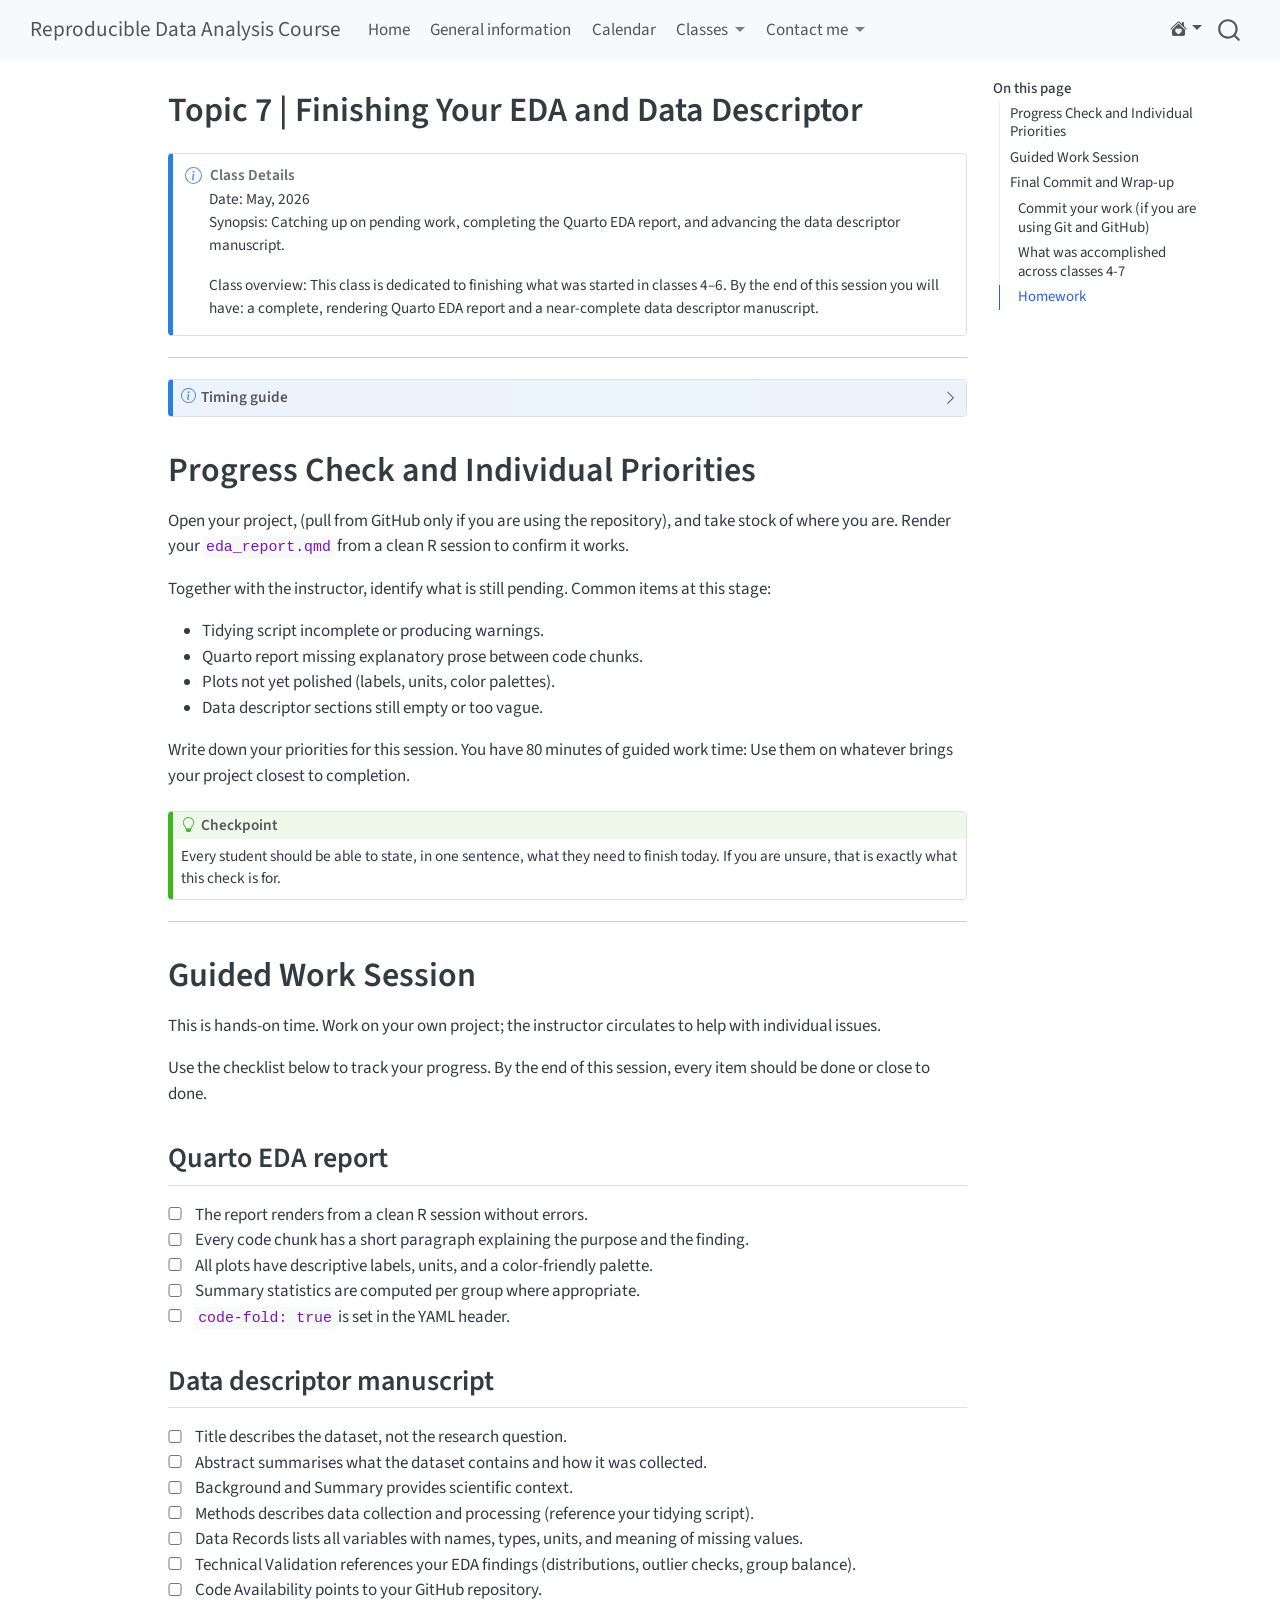
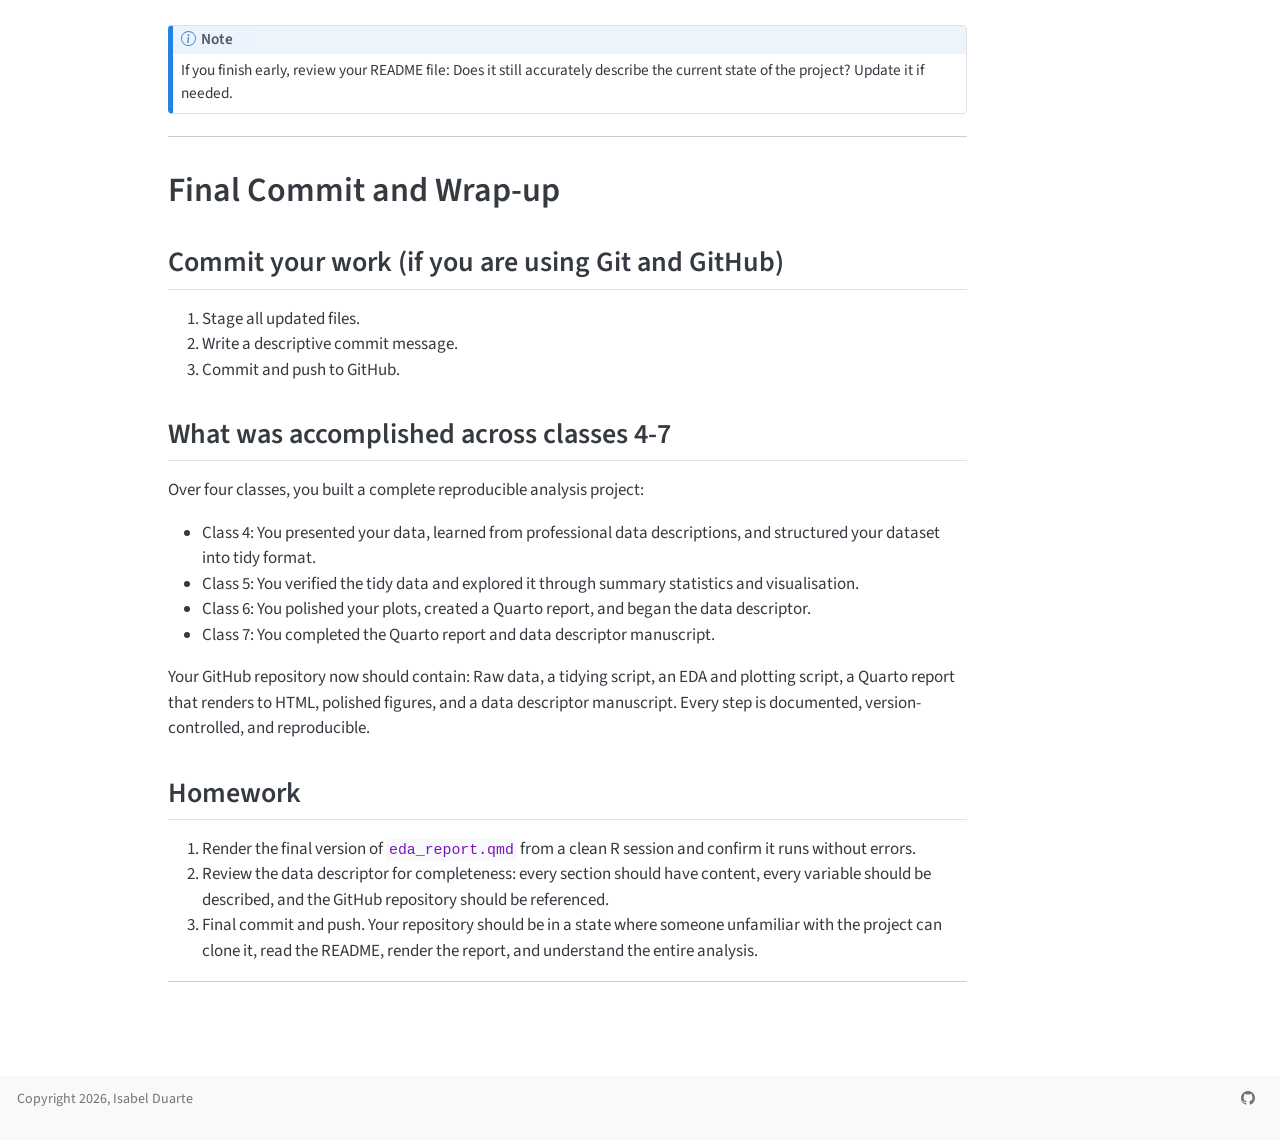
<file: docs/classes/class7.html>
<!DOCTYPE html>
<html xmlns="http://www.w3.org/1999/xhtml" lang="en" xml:lang="en"><head>

<meta charset="utf-8">
<meta name="generator" content="quarto-1.5.57">

<meta name="viewport" content="width=device-width, initial-scale=1.0, user-scalable=yes">


<title>Topic 7 | Finishing Your EDA and Data Descriptor – Reproducible Data Analysis Course</title>
<style>
code{white-space: pre-wrap;}
span.smallcaps{font-variant: small-caps;}
div.columns{display: flex; gap: min(4vw, 1.5em);}
div.column{flex: auto; overflow-x: auto;}
div.hanging-indent{margin-left: 1.5em; text-indent: -1.5em;}
ul.task-list{list-style: none;}
ul.task-list li input[type="checkbox"] {
  width: 0.8em;
  margin: 0 0.8em 0.2em -1em; /* quarto-specific, see https://github.com/quarto-dev/quarto-cli/issues/4556 */ 
  vertical-align: middle;
}
</style>


<script src="../site_libs/quarto-nav/quarto-nav.js"></script>
<script src="../site_libs/quarto-nav/headroom.min.js"></script>
<script src="../site_libs/clipboard/clipboard.min.js"></script>
<script src="../site_libs/quarto-search/autocomplete.umd.js"></script>
<script src="../site_libs/quarto-search/fuse.min.js"></script>
<script src="../site_libs/quarto-search/quarto-search.js"></script>
<meta name="quarto:offset" content="../">
<script src="../site_libs/quarto-html/quarto.js"></script>
<script src="../site_libs/quarto-html/popper.min.js"></script>
<script src="../site_libs/quarto-html/tippy.umd.min.js"></script>
<script src="../site_libs/quarto-html/anchor.min.js"></script>
<link href="../site_libs/quarto-html/tippy.css" rel="stylesheet">
<link href="../site_libs/quarto-html/quarto-syntax-highlighting.css" rel="stylesheet" id="quarto-text-highlighting-styles">
<script src="../site_libs/bootstrap/bootstrap.min.js"></script>
<link href="../site_libs/bootstrap/bootstrap-icons.css" rel="stylesheet">
<link href="../site_libs/bootstrap/bootstrap.min.css" rel="stylesheet" id="quarto-bootstrap" data-mode="light">
<script id="quarto-search-options" type="application/json">{
  "location": "navbar",
  "copy-button": false,
  "collapse-after": 3,
  "panel-placement": "end",
  "type": "overlay",
  "limit": 50,
  "keyboard-shortcut": [
    "f",
    "/",
    "s"
  ],
  "show-item-context": false,
  "language": {
    "search-no-results-text": "No results",
    "search-matching-documents-text": "matching documents",
    "search-copy-link-title": "Copy link to search",
    "search-hide-matches-text": "Hide additional matches",
    "search-more-match-text": "more match in this document",
    "search-more-matches-text": "more matches in this document",
    "search-clear-button-title": "Clear",
    "search-text-placeholder": "",
    "search-detached-cancel-button-title": "Cancel",
    "search-submit-button-title": "Submit",
    "search-label": "Search"
  }
}</script>


</head>

<body class="nav-fixed">

<div id="quarto-search-results"></div>
  <header id="quarto-header" class="headroom fixed-top">
    <nav class="navbar navbar-expand-lg " data-bs-theme="dark">
      <div class="navbar-container container-fluid">
      <div class="navbar-brand-container mx-auto">
    <a class="navbar-brand" href="../index.html">
    <span class="navbar-title">Reproducible Data Analysis Course</span>
    </a>
  </div>
            <div id="quarto-search" class="" title="Search"></div>
          <button class="navbar-toggler" type="button" data-bs-toggle="collapse" data-bs-target="#navbarCollapse" aria-controls="navbarCollapse" role="menu" aria-expanded="false" aria-label="Toggle navigation" onclick="if (window.quartoToggleHeadroom) { window.quartoToggleHeadroom(); }">
  <span class="navbar-toggler-icon"></span>
</button>
          <div class="collapse navbar-collapse" id="navbarCollapse">
            <ul class="navbar-nav navbar-nav-scroll me-auto">
  <li class="nav-item">
    <a class="nav-link" href="../index.html"> 
<span class="menu-text">Home</span></a>
  </li>  
  <li class="nav-item">
    <a class="nav-link" href="../system_setup.html"> 
<span class="menu-text">General information</span></a>
  </li>  
  <li class="nav-item">
    <a class="nav-link" href="../calendar.html"> 
<span class="menu-text">Calendar</span></a>
  </li>  
  <li class="nav-item dropdown ">
    <a class="nav-link dropdown-toggle" href="#" id="nav-menu-classes" role="link" data-bs-toggle="dropdown" aria-expanded="false">
 <span class="menu-text">Classes</span>
    </a>
    <ul class="dropdown-menu" aria-labelledby="nav-menu-classes">    
        <li>
    <a class="dropdown-item" href="../classes/class1.html">
 <span class="dropdown-text">Topic 1 | Tidy data</span></a>
  </li>  
        <li>
    <a class="dropdown-item" href="../classes/class2.html">
 <span class="dropdown-text">Topic 2 | Introduction to R</span></a>
  </li>  
        <li>
    <a class="dropdown-item" href="../classes/class2_advanced_r.html">
 <span class="dropdown-text">Topic 2 | Advanced R</span></a>
  </li>  
        <li>
    <a class="dropdown-item" href="../classes/class3.html">
 <span class="dropdown-text">Topic 3 | Setting Up for Reproducible Data Analysis</span></a>
  </li>  
        <li>
    <a class="dropdown-item" href="../classes/class4.html">
 <span class="dropdown-text">Topic 4 | Understanding and Structuring Your Dataset</span></a>
  </li>  
        <li>
    <a class="dropdown-item" href="../classes/class5.html">
 <span class="dropdown-text">Topic 5 | Exploring Your Data: Summary Statistics and Visualisation</span></a>
  </li>  
        <li>
    <a class="dropdown-item" href="../classes/class6.html">
 <span class="dropdown-text">Topic 6 | Polished Plots, Literate Programming, and the Data Descriptor</span></a>
  </li>  
        <li>
    <a class="dropdown-item" href="../classes/class7.html">
 <span class="dropdown-text">Topic 7 | Finishing Your EDA and Data Descriptor</span></a>
  </li>  
    </ul>
  </li>
  <li class="nav-item dropdown ">
    <a class="nav-link dropdown-toggle" href="#" id="nav-menu-contact-me" role="link" data-bs-toggle="dropdown" aria-expanded="false">
 <span class="menu-text">Contact me</span>
    </a>
    <ul class="dropdown-menu" aria-labelledby="nav-menu-contact-me">    
        <li>
    <a class="dropdown-item" href="../contact_me.html">
 <span class="dropdown-text">Contact me</span></a>
  </li>  
    </ul>
  </li>
</ul>
          </div> <!-- /navcollapse -->
            <div class="quarto-navbar-tools">
    <div class="dropdown">
      <a href="" title="" id="quarto-navigation-tool-dropdown-0" class="quarto-navigation-tool dropdown-toggle px-1" data-bs-toggle="dropdown" aria-expanded="false" role="link" aria-label=""><i class="bi bi-house-heart-fill"></i></a>
      <ul class="dropdown-menu" aria-labelledby="quarto-navigation-tool-dropdown-0">
          <li>
            <a class="dropdown-item quarto-navbar-tools-item" href="https://www.ualg.pt/">
            Universidade do Algarve
            </a>
          </li>
      </ul>
    </div>
</div>
      </div> <!-- /container-fluid -->
    </nav>
</header>
<!-- content -->
<div id="quarto-content" class="quarto-container page-columns page-rows-contents page-layout-article page-navbar">
<!-- sidebar -->
<!-- margin-sidebar -->
    <div id="quarto-margin-sidebar" class="sidebar margin-sidebar">
        <nav id="TOC" role="doc-toc" class="toc-active">
    <h2 id="toc-title">On this page</h2>
   
  <ul>
  <li><a href="#sec-progress" id="toc-sec-progress" class="nav-link active" data-scroll-target="#sec-progress">Progress Check and Individual Priorities</a></li>
  <li><a href="#sec-worksession" id="toc-sec-worksession" class="nav-link" data-scroll-target="#sec-worksession">Guided Work Session</a>
  <ul class="collapse">
  <li><a href="#quarto-eda-report" id="toc-quarto-eda-report" class="nav-link" data-scroll-target="#quarto-eda-report">Quarto EDA report</a></li>
  <li><a href="#data-descriptor-manuscript" id="toc-data-descriptor-manuscript" class="nav-link" data-scroll-target="#data-descriptor-manuscript">Data descriptor manuscript</a></li>
  </ul></li>
  <li><a href="#sec-wrapup" id="toc-sec-wrapup" class="nav-link" data-scroll-target="#sec-wrapup">Final Commit and Wrap-up</a>
  <ul class="collapse">
  <li><a href="#commit-your-work-if-you-are-using-git-and-github" id="toc-commit-your-work-if-you-are-using-git-and-github" class="nav-link" data-scroll-target="#commit-your-work-if-you-are-using-git-and-github">Commit your work (if you are using Git and GitHub)</a></li>
  <li><a href="#what-was-accomplished-across-classes-4-7" id="toc-what-was-accomplished-across-classes-4-7" class="nav-link" data-scroll-target="#what-was-accomplished-across-classes-4-7">What was accomplished across classes 4-7</a></li>
  <li><a href="#sec-homework" id="toc-sec-homework" class="nav-link" data-scroll-target="#sec-homework">Homework</a></li>
  </ul></li>
  </ul>
</nav>
    </div>
<!-- main -->
<main class="content" id="quarto-document-content">

<header id="title-block-header" class="quarto-title-block default">
<div class="quarto-title">
<h1 class="title">Topic 7 | Finishing Your EDA and Data Descriptor</h1>
</div>



<div class="quarto-title-meta">

    
  
    
  </div>
  


</header>


<div class="callout callout-style-simple callout-note callout-titled">
<div class="callout-header d-flex align-content-center">
<div class="callout-icon-container">
<i class="callout-icon"></i>
</div>
<div class="callout-title-container flex-fill">
Class Details
</div>
</div>
<div class="callout-body-container callout-body">
<p>Date: May, 2026<br>
Synopsis: Catching up on pending work, completing the Quarto EDA report, and advancing the data descriptor manuscript.</p>
<p>Class overview: This class is dedicated to finishing what was started in classes 4–6. By the end of this session you will have: a complete, rendering Quarto EDA report and a near-complete data descriptor manuscript.</p>
</div>
</div>
<hr>
<div class="callout callout-style-default callout-note callout-titled">
<div class="callout-header d-flex align-content-center" data-bs-toggle="collapse" data-bs-target=".callout-2-contents" aria-controls="callout-2" aria-expanded="false" aria-label="Toggle callout">
<div class="callout-icon-container">
<i class="callout-icon"></i>
</div>
<div class="callout-title-container flex-fill">
Timing guide
</div>
<div class="callout-btn-toggle d-inline-block border-0 py-1 ps-1 pe-0 float-end"><i class="callout-toggle"></i></div>
</div>
<div id="callout-2" class="callout-2-contents callout-collapse collapse">
<div class="callout-body-container callout-body">
<p>Two groups (Master’s students and PhD students) run independently, same structure.</p>
<table class="caption-top table">
<thead>
<tr class="header">
<th>Segment</th>
<th>Duration</th>
</tr>
</thead>
<tbody>
<tr class="odd">
<td>Progress check and individual priorities</td>
<td>20 min</td>
</tr>
<tr class="even">
<td>Guided work session</td>
<td>80 min</td>
</tr>
<tr class="odd">
<td>Final commit and wrap-up</td>
<td>20 min</td>
</tr>
<tr class="even">
<td><strong>Total</strong></td>
<td>~120 min</td>
</tr>
</tbody>
</table>
</div>
</div>
</div>
<section id="sec-progress" class="level1">
<h1>Progress Check and Individual Priorities</h1>
<p>Open your project, (pull from GitHub only if you are using the repository), and take stock of where you are. Render your <code>eda_report.qmd</code> from a clean R session to confirm it works.</p>
<p>Together with the instructor, identify what is still pending. Common items at this stage:</p>
<ul>
<li>Tidying script incomplete or producing warnings.</li>
<li>Quarto report missing explanatory prose between code chunks.</li>
<li>Plots not yet polished (labels, units, color palettes).</li>
<li>Data descriptor sections still empty or too vague.</li>
</ul>
<p>Write down your priorities for this session. You have 80 minutes of guided work time: Use them on whatever brings your project closest to completion.</p>
<div class="callout callout-style-default callout-tip callout-titled">
<div class="callout-header d-flex align-content-center">
<div class="callout-icon-container">
<i class="callout-icon"></i>
</div>
<div class="callout-title-container flex-fill">
Checkpoint
</div>
</div>
<div class="callout-body-container callout-body">
<p>Every student should be able to state, in one sentence, what they need to finish today. If you are unsure, that is exactly what this check is for.</p>
</div>
</div>
<hr>
</section>
<section id="sec-worksession" class="level1">
<h1>Guided Work Session</h1>
<p>This is hands-on time. Work on your own project; the instructor circulates to help with individual issues.</p>
<p>Use the checklist below to track your progress. By the end of this session, every item should be done or close to done.</p>
<section id="quarto-eda-report" class="level2">
<h2 class="anchored" data-anchor-id="quarto-eda-report">Quarto EDA report</h2>
<ul class="task-list">
<li><label><input type="checkbox">The report renders from a clean R session without errors.</label></li>
<li><label><input type="checkbox">Every code chunk has a short paragraph explaining the purpose and the finding.</label></li>
<li><label><input type="checkbox">All plots have descriptive labels, units, and a color-friendly palette.</label></li>
<li><label><input type="checkbox">Summary statistics are computed per group where appropriate.</label></li>
<li><label><input type="checkbox"><code>code-fold: true</code> is set in the YAML header.</label></li>
</ul>
</section>
<section id="data-descriptor-manuscript" class="level2">
<h2 class="anchored" data-anchor-id="data-descriptor-manuscript">Data descriptor manuscript</h2>
<ul class="task-list">
<li><label><input type="checkbox">Title describes the dataset, not the research question.</label></li>
<li><label><input type="checkbox">Abstract summarises what the dataset contains and how it was collected.</label></li>
<li><label><input type="checkbox">Background and Summary provides scientific context.</label></li>
<li><label><input type="checkbox">Methods describes data collection and processing (reference your tidying script).</label></li>
<li><label><input type="checkbox">Data Records lists all variables with names, types, units, and meaning of missing values.</label></li>
<li><label><input type="checkbox">Technical Validation references your EDA findings (distributions, outlier checks, group balance).</label></li>
<li><label><input type="checkbox">Code Availability points to your GitHub repository.</label></li>
</ul>
<div class="callout callout-style-default callout-note callout-titled">
<div class="callout-header d-flex align-content-center">
<div class="callout-icon-container">
<i class="callout-icon"></i>
</div>
<div class="callout-title-container flex-fill">
Note
</div>
</div>
<div class="callout-body-container callout-body">
<p>If you finish early, review your README file: Does it still accurately describe the current state of the project? Update it if needed.</p>
</div>
</div>
<hr>
</section>
</section>
<section id="sec-wrapup" class="level1">
<h1>Final Commit and Wrap-up</h1>
<section id="commit-your-work-if-you-are-using-git-and-github" class="level2">
<h2 class="anchored" data-anchor-id="commit-your-work-if-you-are-using-git-and-github">Commit your work (if you are using Git and GitHub)</h2>
<ol type="1">
<li>Stage all updated files.</li>
<li>Write a descriptive commit message.</li>
<li>Commit and push to GitHub.</li>
</ol>
</section>
<section id="what-was-accomplished-across-classes-4-7" class="level2">
<h2 class="anchored" data-anchor-id="what-was-accomplished-across-classes-4-7">What was accomplished across classes 4-7</h2>
<p>Over four classes, you built a complete reproducible analysis project:</p>
<ul>
<li>Class 4: You presented your data, learned from professional data descriptions, and structured your dataset into tidy format.</li>
<li>Class 5: You verified the tidy data and explored it through summary statistics and visualisation.</li>
<li>Class 6: You polished your plots, created a Quarto report, and began the data descriptor.</li>
<li>Class 7: You completed the Quarto report and data descriptor manuscript.</li>
</ul>
<p>Your GitHub repository now should contain: Raw data, a tidying script, an EDA and plotting script, a Quarto report that renders to HTML, polished figures, and a data descriptor manuscript. Every step is documented, version-controlled, and reproducible.</p>
</section>
<section id="sec-homework" class="level2">
<h2 class="anchored" data-anchor-id="sec-homework">Homework</h2>
<ol type="1">
<li>Render the final version of <code>eda_report.qmd</code> from a clean R session and confirm it runs without errors.</li>
<li>Review the data descriptor for completeness: every section should have content, every variable should be described, and the GitHub repository should be referenced.</li>
<li>Final commit and push. Your repository should be in a state where someone unfamiliar with the project can clone it, read the README, render the report, and understand the entire analysis.</li>
</ol>
<hr>


</section>
</section>

<a onclick="window.scrollTo(0, 0); return false;" role="button" id="quarto-back-to-top"><i class="bi bi-arrow-up"></i> Back to top</a></main> <!-- /main -->
<script id="quarto-html-after-body" type="application/javascript">
window.document.addEventListener("DOMContentLoaded", function (event) {
  const toggleBodyColorMode = (bsSheetEl) => {
    const mode = bsSheetEl.getAttribute("data-mode");
    const bodyEl = window.document.querySelector("body");
    if (mode === "dark") {
      bodyEl.classList.add("quarto-dark");
      bodyEl.classList.remove("quarto-light");
    } else {
      bodyEl.classList.add("quarto-light");
      bodyEl.classList.remove("quarto-dark");
    }
  }
  const toggleBodyColorPrimary = () => {
    const bsSheetEl = window.document.querySelector("link#quarto-bootstrap");
    if (bsSheetEl) {
      toggleBodyColorMode(bsSheetEl);
    }
  }
  toggleBodyColorPrimary();  
  const icon = "";
  const anchorJS = new window.AnchorJS();
  anchorJS.options = {
    placement: 'right',
    icon: icon
  };
  anchorJS.add('.anchored');
  const isCodeAnnotation = (el) => {
    for (const clz of el.classList) {
      if (clz.startsWith('code-annotation-')) {                     
        return true;
      }
    }
    return false;
  }
  const onCopySuccess = function(e) {
    // button target
    const button = e.trigger;
    // don't keep focus
    button.blur();
    // flash "checked"
    button.classList.add('code-copy-button-checked');
    var currentTitle = button.getAttribute("title");
    button.setAttribute("title", "Copied!");
    let tooltip;
    if (window.bootstrap) {
      button.setAttribute("data-bs-toggle", "tooltip");
      button.setAttribute("data-bs-placement", "left");
      button.setAttribute("data-bs-title", "Copied!");
      tooltip = new bootstrap.Tooltip(button, 
        { trigger: "manual", 
          customClass: "code-copy-button-tooltip",
          offset: [0, -8]});
      tooltip.show();    
    }
    setTimeout(function() {
      if (tooltip) {
        tooltip.hide();
        button.removeAttribute("data-bs-title");
        button.removeAttribute("data-bs-toggle");
        button.removeAttribute("data-bs-placement");
      }
      button.setAttribute("title", currentTitle);
      button.classList.remove('code-copy-button-checked');
    }, 1000);
    // clear code selection
    e.clearSelection();
  }
  const getTextToCopy = function(trigger) {
      const codeEl = trigger.previousElementSibling.cloneNode(true);
      for (const childEl of codeEl.children) {
        if (isCodeAnnotation(childEl)) {
          childEl.remove();
        }
      }
      return codeEl.innerText;
  }
  const clipboard = new window.ClipboardJS('.code-copy-button:not([data-in-quarto-modal])', {
    text: getTextToCopy
  });
  clipboard.on('success', onCopySuccess);
  if (window.document.getElementById('quarto-embedded-source-code-modal')) {
    // For code content inside modals, clipBoardJS needs to be initialized with a container option
    // TODO: Check when it could be a function (https://github.com/zenorocha/clipboard.js/issues/860)
    const clipboardModal = new window.ClipboardJS('.code-copy-button[data-in-quarto-modal]', {
      text: getTextToCopy,
      container: window.document.getElementById('quarto-embedded-source-code-modal')
    });
    clipboardModal.on('success', onCopySuccess);
  }
    var localhostRegex = new RegExp(/^(?:http|https):\/\/localhost\:?[0-9]*\//);
    var mailtoRegex = new RegExp(/^mailto:/);
      var filterRegex = new RegExp('/' + window.location.host + '/');
    var isInternal = (href) => {
        return filterRegex.test(href) || localhostRegex.test(href) || mailtoRegex.test(href);
    }
    // Inspect non-navigation links and adorn them if external
 	var links = window.document.querySelectorAll('a[href]:not(.nav-link):not(.navbar-brand):not(.toc-action):not(.sidebar-link):not(.sidebar-item-toggle):not(.pagination-link):not(.no-external):not([aria-hidden]):not(.dropdown-item):not(.quarto-navigation-tool):not(.about-link)');
    for (var i=0; i<links.length; i++) {
      const link = links[i];
      if (!isInternal(link.href)) {
        // undo the damage that might have been done by quarto-nav.js in the case of
        // links that we want to consider external
        if (link.dataset.originalHref !== undefined) {
          link.href = link.dataset.originalHref;
        }
      }
    }
  function tippyHover(el, contentFn, onTriggerFn, onUntriggerFn) {
    const config = {
      allowHTML: true,
      maxWidth: 500,
      delay: 100,
      arrow: false,
      appendTo: function(el) {
          return el.parentElement;
      },
      interactive: true,
      interactiveBorder: 10,
      theme: 'quarto',
      placement: 'bottom-start',
    };
    if (contentFn) {
      config.content = contentFn;
    }
    if (onTriggerFn) {
      config.onTrigger = onTriggerFn;
    }
    if (onUntriggerFn) {
      config.onUntrigger = onUntriggerFn;
    }
    window.tippy(el, config); 
  }
  const noterefs = window.document.querySelectorAll('a[role="doc-noteref"]');
  for (var i=0; i<noterefs.length; i++) {
    const ref = noterefs[i];
    tippyHover(ref, function() {
      // use id or data attribute instead here
      let href = ref.getAttribute('data-footnote-href') || ref.getAttribute('href');
      try { href = new URL(href).hash; } catch {}
      const id = href.replace(/^#\/?/, "");
      const note = window.document.getElementById(id);
      if (note) {
        return note.innerHTML;
      } else {
        return "";
      }
    });
  }
  const xrefs = window.document.querySelectorAll('a.quarto-xref');
  const processXRef = (id, note) => {
    // Strip column container classes
    const stripColumnClz = (el) => {
      el.classList.remove("page-full", "page-columns");
      if (el.children) {
        for (const child of el.children) {
          stripColumnClz(child);
        }
      }
    }
    stripColumnClz(note)
    if (id === null || id.startsWith('sec-')) {
      // Special case sections, only their first couple elements
      const container = document.createElement("div");
      if (note.children && note.children.length > 2) {
        container.appendChild(note.children[0].cloneNode(true));
        for (let i = 1; i < note.children.length; i++) {
          const child = note.children[i];
          if (child.tagName === "P" && child.innerText === "") {
            continue;
          } else {
            container.appendChild(child.cloneNode(true));
            break;
          }
        }
        if (window.Quarto?.typesetMath) {
          window.Quarto.typesetMath(container);
        }
        return container.innerHTML
      } else {
        if (window.Quarto?.typesetMath) {
          window.Quarto.typesetMath(note);
        }
        return note.innerHTML;
      }
    } else {
      // Remove any anchor links if they are present
      const anchorLink = note.querySelector('a.anchorjs-link');
      if (anchorLink) {
        anchorLink.remove();
      }
      if (window.Quarto?.typesetMath) {
        window.Quarto.typesetMath(note);
      }
      // TODO in 1.5, we should make sure this works without a callout special case
      if (note.classList.contains("callout")) {
        return note.outerHTML;
      } else {
        return note.innerHTML;
      }
    }
  }
  for (var i=0; i<xrefs.length; i++) {
    const xref = xrefs[i];
    tippyHover(xref, undefined, function(instance) {
      instance.disable();
      let url = xref.getAttribute('href');
      let hash = undefined; 
      if (url.startsWith('#')) {
        hash = url;
      } else {
        try { hash = new URL(url).hash; } catch {}
      }
      if (hash) {
        const id = hash.replace(/^#\/?/, "");
        const note = window.document.getElementById(id);
        if (note !== null) {
          try {
            const html = processXRef(id, note.cloneNode(true));
            instance.setContent(html);
          } finally {
            instance.enable();
            instance.show();
          }
        } else {
          // See if we can fetch this
          fetch(url.split('#')[0])
          .then(res => res.text())
          .then(html => {
            const parser = new DOMParser();
            const htmlDoc = parser.parseFromString(html, "text/html");
            const note = htmlDoc.getElementById(id);
            if (note !== null) {
              const html = processXRef(id, note);
              instance.setContent(html);
            } 
          }).finally(() => {
            instance.enable();
            instance.show();
          });
        }
      } else {
        // See if we can fetch a full url (with no hash to target)
        // This is a special case and we should probably do some content thinning / targeting
        fetch(url)
        .then(res => res.text())
        .then(html => {
          const parser = new DOMParser();
          const htmlDoc = parser.parseFromString(html, "text/html");
          const note = htmlDoc.querySelector('main.content');
          if (note !== null) {
            // This should only happen for chapter cross references
            // (since there is no id in the URL)
            // remove the first header
            if (note.children.length > 0 && note.children[0].tagName === "HEADER") {
              note.children[0].remove();
            }
            const html = processXRef(null, note);
            instance.setContent(html);
          } 
        }).finally(() => {
          instance.enable();
          instance.show();
        });
      }
    }, function(instance) {
    });
  }
      let selectedAnnoteEl;
      const selectorForAnnotation = ( cell, annotation) => {
        let cellAttr = 'data-code-cell="' + cell + '"';
        let lineAttr = 'data-code-annotation="' +  annotation + '"';
        const selector = 'span[' + cellAttr + '][' + lineAttr + ']';
        return selector;
      }
      const selectCodeLines = (annoteEl) => {
        const doc = window.document;
        const targetCell = annoteEl.getAttribute("data-target-cell");
        const targetAnnotation = annoteEl.getAttribute("data-target-annotation");
        const annoteSpan = window.document.querySelector(selectorForAnnotation(targetCell, targetAnnotation));
        const lines = annoteSpan.getAttribute("data-code-lines").split(",");
        const lineIds = lines.map((line) => {
          return targetCell + "-" + line;
        })
        let top = null;
        let height = null;
        let parent = null;
        if (lineIds.length > 0) {
            //compute the position of the single el (top and bottom and make a div)
            const el = window.document.getElementById(lineIds[0]);
            top = el.offsetTop;
            height = el.offsetHeight;
            parent = el.parentElement.parentElement;
          if (lineIds.length > 1) {
            const lastEl = window.document.getElementById(lineIds[lineIds.length - 1]);
            const bottom = lastEl.offsetTop + lastEl.offsetHeight;
            height = bottom - top;
          }
          if (top !== null && height !== null && parent !== null) {
            // cook up a div (if necessary) and position it 
            let div = window.document.getElementById("code-annotation-line-highlight");
            if (div === null) {
              div = window.document.createElement("div");
              div.setAttribute("id", "code-annotation-line-highlight");
              div.style.position = 'absolute';
              parent.appendChild(div);
            }
            div.style.top = top - 2 + "px";
            div.style.height = height + 4 + "px";
            div.style.left = 0;
            let gutterDiv = window.document.getElementById("code-annotation-line-highlight-gutter");
            if (gutterDiv === null) {
              gutterDiv = window.document.createElement("div");
              gutterDiv.setAttribute("id", "code-annotation-line-highlight-gutter");
              gutterDiv.style.position = 'absolute';
              const codeCell = window.document.getElementById(targetCell);
              const gutter = codeCell.querySelector('.code-annotation-gutter');
              gutter.appendChild(gutterDiv);
            }
            gutterDiv.style.top = top - 2 + "px";
            gutterDiv.style.height = height + 4 + "px";
          }
          selectedAnnoteEl = annoteEl;
        }
      };
      const unselectCodeLines = () => {
        const elementsIds = ["code-annotation-line-highlight", "code-annotation-line-highlight-gutter"];
        elementsIds.forEach((elId) => {
          const div = window.document.getElementById(elId);
          if (div) {
            div.remove();
          }
        });
        selectedAnnoteEl = undefined;
      };
        // Handle positioning of the toggle
    window.addEventListener(
      "resize",
      throttle(() => {
        elRect = undefined;
        if (selectedAnnoteEl) {
          selectCodeLines(selectedAnnoteEl);
        }
      }, 10)
    );
    function throttle(fn, ms) {
    let throttle = false;
    let timer;
      return (...args) => {
        if(!throttle) { // first call gets through
            fn.apply(this, args);
            throttle = true;
        } else { // all the others get throttled
            if(timer) clearTimeout(timer); // cancel #2
            timer = setTimeout(() => {
              fn.apply(this, args);
              timer = throttle = false;
            }, ms);
        }
      };
    }
      // Attach click handler to the DT
      const annoteDls = window.document.querySelectorAll('dt[data-target-cell]');
      for (const annoteDlNode of annoteDls) {
        annoteDlNode.addEventListener('click', (event) => {
          const clickedEl = event.target;
          if (clickedEl !== selectedAnnoteEl) {
            unselectCodeLines();
            const activeEl = window.document.querySelector('dt[data-target-cell].code-annotation-active');
            if (activeEl) {
              activeEl.classList.remove('code-annotation-active');
            }
            selectCodeLines(clickedEl);
            clickedEl.classList.add('code-annotation-active');
          } else {
            // Unselect the line
            unselectCodeLines();
            clickedEl.classList.remove('code-annotation-active');
          }
        });
      }
  const findCites = (el) => {
    const parentEl = el.parentElement;
    if (parentEl) {
      const cites = parentEl.dataset.cites;
      if (cites) {
        return {
          el,
          cites: cites.split(' ')
        };
      } else {
        return findCites(el.parentElement)
      }
    } else {
      return undefined;
    }
  };
  var bibliorefs = window.document.querySelectorAll('a[role="doc-biblioref"]');
  for (var i=0; i<bibliorefs.length; i++) {
    const ref = bibliorefs[i];
    const citeInfo = findCites(ref);
    if (citeInfo) {
      tippyHover(citeInfo.el, function() {
        var popup = window.document.createElement('div');
        citeInfo.cites.forEach(function(cite) {
          var citeDiv = window.document.createElement('div');
          citeDiv.classList.add('hanging-indent');
          citeDiv.classList.add('csl-entry');
          var biblioDiv = window.document.getElementById('ref-' + cite);
          if (biblioDiv) {
            citeDiv.innerHTML = biblioDiv.innerHTML;
          }
          popup.appendChild(citeDiv);
        });
        return popup.innerHTML;
      });
    }
  }
});
</script>
</div> <!-- /content -->
<footer class="footer">
  <div class="nav-footer">
    <div class="nav-footer-left">
<p>Copyright 2026, Isabel Duarte</p>
</div>   
    <div class="nav-footer-center">
      &nbsp;
    </div>
    <div class="nav-footer-right">
      <ul class="footer-items list-unstyled">
    <li class="nav-item compact">
    <a class="nav-link" href="https://github.com/instructr/ualg.rep.data.analysis.2026">
      <i class="bi bi-github" role="img">
</i> 
    </a>
  </li>  
</ul>
    </div>
  </div>
</footer>




</body></html>
</file>
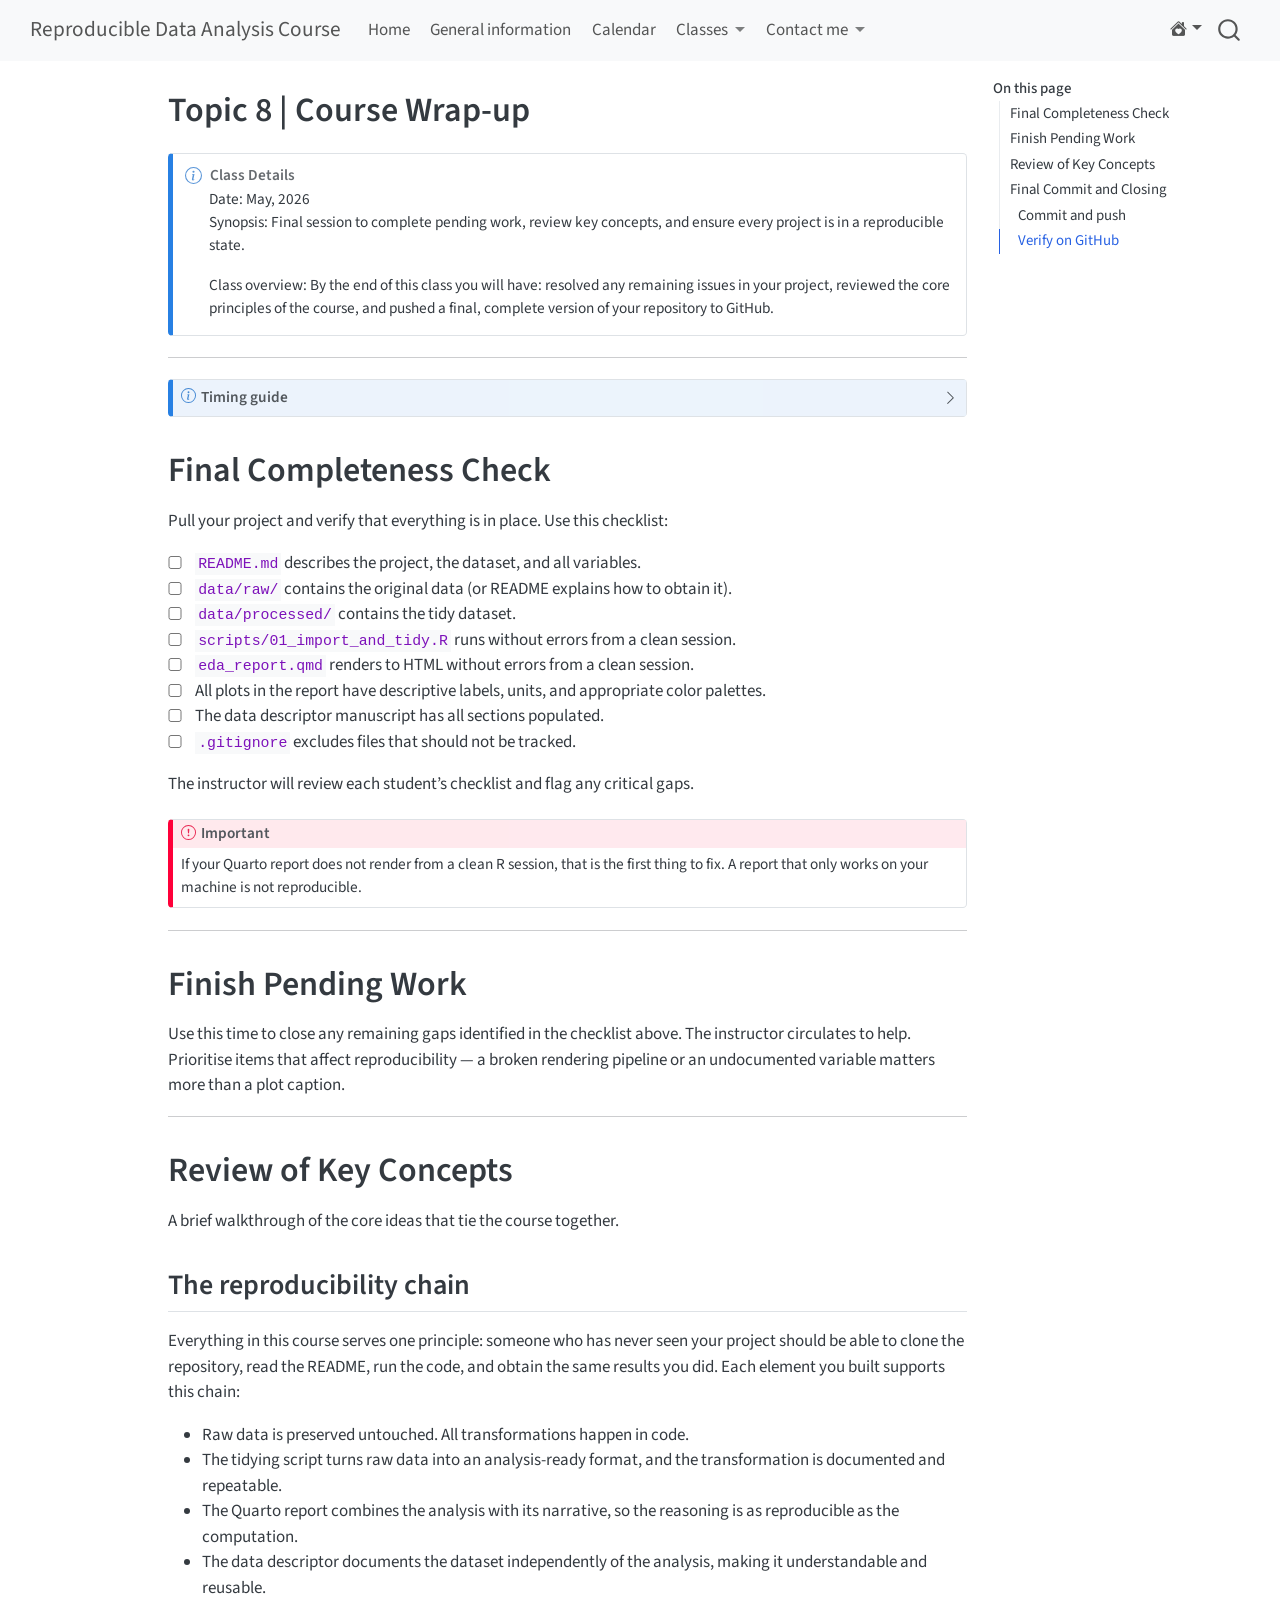
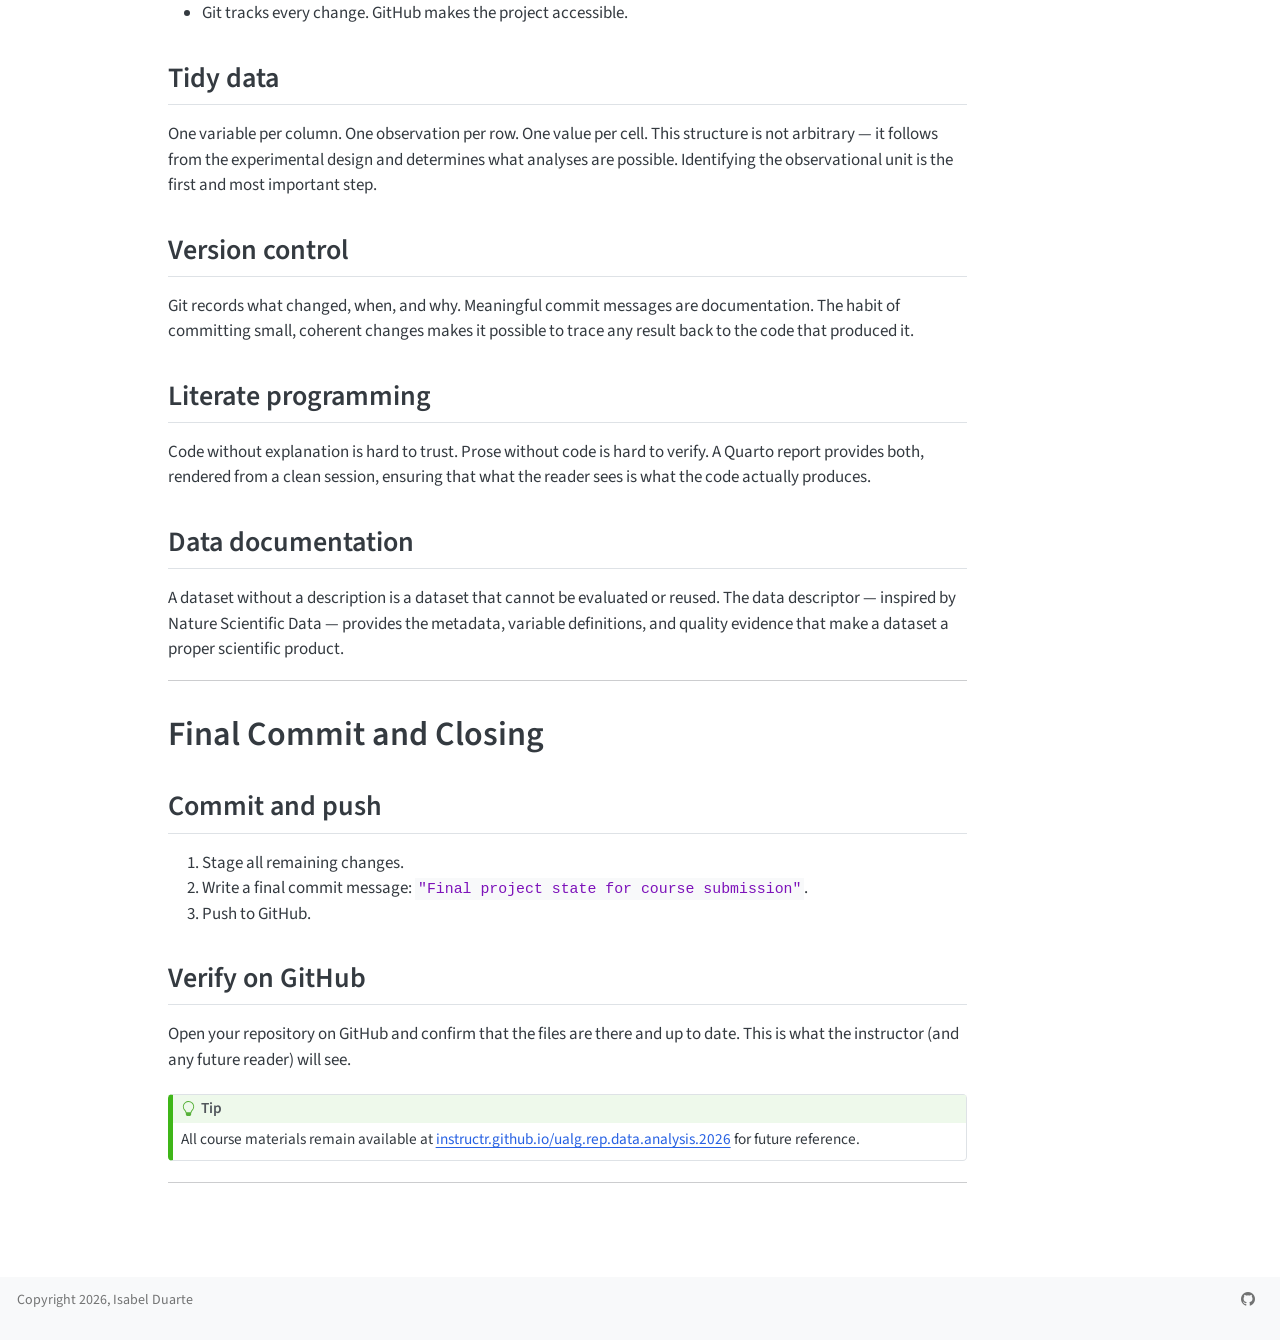
<file: docs/classes/class8.html>
<!DOCTYPE html>
<html xmlns="http://www.w3.org/1999/xhtml" lang="en" xml:lang="en"><head>

<meta charset="utf-8">
<meta name="generator" content="quarto-1.5.57">

<meta name="viewport" content="width=device-width, initial-scale=1.0, user-scalable=yes">


<title>Topic 8 | Course Wrap-up – Reproducible Data Analysis Course</title>
<style>
code{white-space: pre-wrap;}
span.smallcaps{font-variant: small-caps;}
div.columns{display: flex; gap: min(4vw, 1.5em);}
div.column{flex: auto; overflow-x: auto;}
div.hanging-indent{margin-left: 1.5em; text-indent: -1.5em;}
ul.task-list{list-style: none;}
ul.task-list li input[type="checkbox"] {
  width: 0.8em;
  margin: 0 0.8em 0.2em -1em; /* quarto-specific, see https://github.com/quarto-dev/quarto-cli/issues/4556 */ 
  vertical-align: middle;
}
</style>


<script src="../site_libs/quarto-nav/quarto-nav.js"></script>
<script src="../site_libs/quarto-nav/headroom.min.js"></script>
<script src="../site_libs/clipboard/clipboard.min.js"></script>
<script src="../site_libs/quarto-search/autocomplete.umd.js"></script>
<script src="../site_libs/quarto-search/fuse.min.js"></script>
<script src="../site_libs/quarto-search/quarto-search.js"></script>
<meta name="quarto:offset" content="../">
<script src="../site_libs/quarto-html/quarto.js"></script>
<script src="../site_libs/quarto-html/popper.min.js"></script>
<script src="../site_libs/quarto-html/tippy.umd.min.js"></script>
<script src="../site_libs/quarto-html/anchor.min.js"></script>
<link href="../site_libs/quarto-html/tippy.css" rel="stylesheet">
<link href="../site_libs/quarto-html/quarto-syntax-highlighting.css" rel="stylesheet" id="quarto-text-highlighting-styles">
<script src="../site_libs/bootstrap/bootstrap.min.js"></script>
<link href="../site_libs/bootstrap/bootstrap-icons.css" rel="stylesheet">
<link href="../site_libs/bootstrap/bootstrap.min.css" rel="stylesheet" id="quarto-bootstrap" data-mode="light">
<script id="quarto-search-options" type="application/json">{
  "location": "navbar",
  "copy-button": false,
  "collapse-after": 3,
  "panel-placement": "end",
  "type": "overlay",
  "limit": 50,
  "keyboard-shortcut": [
    "f",
    "/",
    "s"
  ],
  "show-item-context": false,
  "language": {
    "search-no-results-text": "No results",
    "search-matching-documents-text": "matching documents",
    "search-copy-link-title": "Copy link to search",
    "search-hide-matches-text": "Hide additional matches",
    "search-more-match-text": "more match in this document",
    "search-more-matches-text": "more matches in this document",
    "search-clear-button-title": "Clear",
    "search-text-placeholder": "",
    "search-detached-cancel-button-title": "Cancel",
    "search-submit-button-title": "Submit",
    "search-label": "Search"
  }
}</script>


</head>

<body class="nav-fixed">

<div id="quarto-search-results"></div>
  <header id="quarto-header" class="headroom fixed-top">
    <nav class="navbar navbar-expand-lg " data-bs-theme="dark">
      <div class="navbar-container container-fluid">
      <div class="navbar-brand-container mx-auto">
    <a class="navbar-brand" href="../index.html">
    <span class="navbar-title">Reproducible Data Analysis Course</span>
    </a>
  </div>
            <div id="quarto-search" class="" title="Search"></div>
          <button class="navbar-toggler" type="button" data-bs-toggle="collapse" data-bs-target="#navbarCollapse" aria-controls="navbarCollapse" role="menu" aria-expanded="false" aria-label="Toggle navigation" onclick="if (window.quartoToggleHeadroom) { window.quartoToggleHeadroom(); }">
  <span class="navbar-toggler-icon"></span>
</button>
          <div class="collapse navbar-collapse" id="navbarCollapse">
            <ul class="navbar-nav navbar-nav-scroll me-auto">
  <li class="nav-item">
    <a class="nav-link" href="../index.html"> 
<span class="menu-text">Home</span></a>
  </li>  
  <li class="nav-item">
    <a class="nav-link" href="../system_setup.html"> 
<span class="menu-text">General information</span></a>
  </li>  
  <li class="nav-item">
    <a class="nav-link" href="../calendar.html"> 
<span class="menu-text">Calendar</span></a>
  </li>  
  <li class="nav-item dropdown ">
    <a class="nav-link dropdown-toggle" href="#" id="nav-menu-classes" role="link" data-bs-toggle="dropdown" aria-expanded="false">
 <span class="menu-text">Classes</span>
    </a>
    <ul class="dropdown-menu" aria-labelledby="nav-menu-classes">    
        <li>
    <a class="dropdown-item" href="../classes/class1.html">
 <span class="dropdown-text">Topic 1 | Tidy data</span></a>
  </li>  
        <li>
    <a class="dropdown-item" href="../classes/class2.html">
 <span class="dropdown-text">Topic 2 | Introduction to R</span></a>
  </li>  
        <li>
    <a class="dropdown-item" href="../classes/class2_advanced_r.html">
 <span class="dropdown-text">Topic 2 | Advanced R</span></a>
  </li>  
        <li>
    <a class="dropdown-item" href="../classes/class3.html">
 <span class="dropdown-text">Topic 3 | Setting Up for Reproducible Data Analysis</span></a>
  </li>  
        <li>
    <a class="dropdown-item" href="../classes/class4.html">
 <span class="dropdown-text">Topic 4 | Understanding and Structuring Your Dataset</span></a>
  </li>  
        <li>
    <a class="dropdown-item" href="../classes/class5.html">
 <span class="dropdown-text">Topic 5 | Exploring Your Data: Summary Statistics and Visualisation</span></a>
  </li>  
        <li>
    <a class="dropdown-item" href="../classes/class6.html">
 <span class="dropdown-text">Topic 6 | Polished Plots, Literate Programming, and the Data Descriptor</span></a>
  </li>  
        <li>
    <a class="dropdown-item" href="../classes/class7.html">
 <span class="dropdown-text">Topic 7 | Finishing Your EDA and Data Descriptor</span></a>
  </li>  
        <li>
    <a class="dropdown-item" href="../classes/class8.html">
 <span class="dropdown-text">Topic 8 | Course Wrap-up</span></a>
  </li>  
    </ul>
  </li>
  <li class="nav-item dropdown ">
    <a class="nav-link dropdown-toggle" href="#" id="nav-menu-contact-me" role="link" data-bs-toggle="dropdown" aria-expanded="false">
 <span class="menu-text">Contact me</span>
    </a>
    <ul class="dropdown-menu" aria-labelledby="nav-menu-contact-me">    
        <li>
    <a class="dropdown-item" href="../contact_me.html">
 <span class="dropdown-text">Contact me</span></a>
  </li>  
    </ul>
  </li>
</ul>
          </div> <!-- /navcollapse -->
            <div class="quarto-navbar-tools">
    <div class="dropdown">
      <a href="" title="" id="quarto-navigation-tool-dropdown-0" class="quarto-navigation-tool dropdown-toggle px-1" data-bs-toggle="dropdown" aria-expanded="false" role="link" aria-label=""><i class="bi bi-house-heart-fill"></i></a>
      <ul class="dropdown-menu" aria-labelledby="quarto-navigation-tool-dropdown-0">
          <li>
            <a class="dropdown-item quarto-navbar-tools-item" href="https://www.ualg.pt/">
            Universidade do Algarve
            </a>
          </li>
      </ul>
    </div>
</div>
      </div> <!-- /container-fluid -->
    </nav>
</header>
<!-- content -->
<div id="quarto-content" class="quarto-container page-columns page-rows-contents page-layout-article page-navbar">
<!-- sidebar -->
<!-- margin-sidebar -->
    <div id="quarto-margin-sidebar" class="sidebar margin-sidebar">
        <nav id="TOC" role="doc-toc" class="toc-active">
    <h2 id="toc-title">On this page</h2>
   
  <ul>
  <li><a href="#sec-check" id="toc-sec-check" class="nav-link active" data-scroll-target="#sec-check">Final Completeness Check</a></li>
  <li><a href="#sec-pending" id="toc-sec-pending" class="nav-link" data-scroll-target="#sec-pending">Finish Pending Work</a></li>
  <li><a href="#sec-review" id="toc-sec-review" class="nav-link" data-scroll-target="#sec-review">Review of Key Concepts</a>
  <ul class="collapse">
  <li><a href="#the-reproducibility-chain" id="toc-the-reproducibility-chain" class="nav-link" data-scroll-target="#the-reproducibility-chain">The reproducibility chain</a></li>
  <li><a href="#tidy-data" id="toc-tidy-data" class="nav-link" data-scroll-target="#tidy-data">Tidy data</a></li>
  <li><a href="#version-control" id="toc-version-control" class="nav-link" data-scroll-target="#version-control">Version control</a></li>
  <li><a href="#literate-programming" id="toc-literate-programming" class="nav-link" data-scroll-target="#literate-programming">Literate programming</a></li>
  <li><a href="#data-documentation" id="toc-data-documentation" class="nav-link" data-scroll-target="#data-documentation">Data documentation</a></li>
  </ul></li>
  <li><a href="#sec-closing" id="toc-sec-closing" class="nav-link" data-scroll-target="#sec-closing">Final Commit and Closing</a>
  <ul class="collapse">
  <li><a href="#commit-and-push" id="toc-commit-and-push" class="nav-link" data-scroll-target="#commit-and-push">Commit and push</a></li>
  <li><a href="#verify-on-github" id="toc-verify-on-github" class="nav-link" data-scroll-target="#verify-on-github">Verify on GitHub</a></li>
  </ul></li>
  </ul>
</nav>
    </div>
<!-- main -->
<main class="content" id="quarto-document-content">

<header id="title-block-header" class="quarto-title-block default">
<div class="quarto-title">
<h1 class="title">Topic 8 | Course Wrap-up</h1>
</div>



<div class="quarto-title-meta">

    
  
    
  </div>
  


</header>


<div class="callout callout-style-simple callout-note callout-titled">
<div class="callout-header d-flex align-content-center">
<div class="callout-icon-container">
<i class="callout-icon"></i>
</div>
<div class="callout-title-container flex-fill">
Class Details
</div>
</div>
<div class="callout-body-container callout-body">
<p>Date: May, 2026<br>
Synopsis: Final session to complete pending work, review key concepts, and ensure every project is in a reproducible state.</p>
<p>Class overview: By the end of this class you will have: resolved any remaining issues in your project, reviewed the core principles of the course, and pushed a final, complete version of your repository to GitHub.</p>
</div>
</div>
<hr>
<div class="callout callout-style-default callout-note callout-titled">
<div class="callout-header d-flex align-content-center" data-bs-toggle="collapse" data-bs-target=".callout-2-contents" aria-controls="callout-2" aria-expanded="false" aria-label="Toggle callout">
<div class="callout-icon-container">
<i class="callout-icon"></i>
</div>
<div class="callout-title-container flex-fill">
Timing guide
</div>
<div class="callout-btn-toggle d-inline-block border-0 py-1 ps-1 pe-0 float-end"><i class="callout-toggle"></i></div>
</div>
<div id="callout-2" class="callout-2-contents callout-collapse collapse">
<div class="callout-body-container callout-body">
<p>Two groups (Master’s students and PhD students) run independently, same structure.</p>
<table class="caption-top table">
<thead>
<tr class="header">
<th>Segment</th>
<th>Duration</th>
</tr>
</thead>
<tbody>
<tr class="odd">
<td>Final completeness check</td>
<td>20 min</td>
</tr>
<tr class="even">
<td>Finish pending work</td>
<td>40 min</td>
</tr>
<tr class="odd">
<td>Review of key concepts</td>
<td>40 min</td>
</tr>
<tr class="even">
<td>Final commit and closing</td>
<td>20 min</td>
</tr>
<tr class="odd">
<td><strong>Total</strong></td>
<td>~120 min</td>
</tr>
</tbody>
</table>
</div>
</div>
</div>
<section id="sec-check" class="level1">
<h1>Final Completeness Check</h1>
<p>Pull your project and verify that everything is in place. Use this checklist:</p>
<ul class="task-list">
<li><label><input type="checkbox"><code>README.md</code> describes the project, the dataset, and all variables.</label></li>
<li><label><input type="checkbox"><code>data/raw/</code> contains the original data (or README explains how to obtain it).</label></li>
<li><label><input type="checkbox"><code>data/processed/</code> contains the tidy dataset.</label></li>
<li><label><input type="checkbox"><code>scripts/01_import_and_tidy.R</code> runs without errors from a clean session.</label></li>
<li><label><input type="checkbox"><code>eda_report.qmd</code> renders to HTML without errors from a clean session.</label></li>
<li><label><input type="checkbox">All plots in the report have descriptive labels, units, and appropriate color palettes.</label></li>
<li><label><input type="checkbox">The data descriptor manuscript has all sections populated.</label></li>
<li><label><input type="checkbox"><code>.gitignore</code> excludes files that should not be tracked.</label></li>
</ul>
<p>The instructor will review each student’s checklist and flag any critical gaps.</p>
<div class="callout callout-style-default callout-important callout-titled">
<div class="callout-header d-flex align-content-center">
<div class="callout-icon-container">
<i class="callout-icon"></i>
</div>
<div class="callout-title-container flex-fill">
Important
</div>
</div>
<div class="callout-body-container callout-body">
<p>If your Quarto report does not render from a clean R session, that is the first thing to fix. A report that only works on your machine is not reproducible.</p>
</div>
</div>
<hr>
</section>
<section id="sec-pending" class="level1">
<h1>Finish Pending Work</h1>
<p>Use this time to close any remaining gaps identified in the checklist above. The instructor circulates to help. Prioritise items that affect reproducibility — a broken rendering pipeline or an undocumented variable matters more than a plot caption.</p>
<hr>
</section>
<section id="sec-review" class="level1">
<h1>Review of Key Concepts</h1>
<p>A brief walkthrough of the core ideas that tie the course together.</p>
<section id="the-reproducibility-chain" class="level2">
<h2 class="anchored" data-anchor-id="the-reproducibility-chain">The reproducibility chain</h2>
<p>Everything in this course serves one principle: someone who has never seen your project should be able to clone the repository, read the README, run the code, and obtain the same results you did. Each element you built supports this chain:</p>
<ul>
<li>Raw data is preserved untouched. All transformations happen in code.</li>
<li>The tidying script turns raw data into an analysis-ready format, and the transformation is documented and repeatable.</li>
<li>The Quarto report combines the analysis with its narrative, so the reasoning is as reproducible as the computation.</li>
<li>The data descriptor documents the dataset independently of the analysis, making it understandable and reusable.</li>
<li>Git tracks every change. GitHub makes the project accessible.</li>
</ul>
</section>
<section id="tidy-data" class="level2">
<h2 class="anchored" data-anchor-id="tidy-data">Tidy data</h2>
<p>One variable per column. One observation per row. One value per cell. This structure is not arbitrary — it follows from the experimental design and determines what analyses are possible. Identifying the observational unit is the first and most important step.</p>
</section>
<section id="version-control" class="level2">
<h2 class="anchored" data-anchor-id="version-control">Version control</h2>
<p>Git records what changed, when, and why. Meaningful commit messages are documentation. The habit of committing small, coherent changes makes it possible to trace any result back to the code that produced it.</p>
</section>
<section id="literate-programming" class="level2">
<h2 class="anchored" data-anchor-id="literate-programming">Literate programming</h2>
<p>Code without explanation is hard to trust. Prose without code is hard to verify. A Quarto report provides both, rendered from a clean session, ensuring that what the reader sees is what the code actually produces.</p>
</section>
<section id="data-documentation" class="level2">
<h2 class="anchored" data-anchor-id="data-documentation">Data documentation</h2>
<p>A dataset without a description is a dataset that cannot be evaluated or reused. The data descriptor — inspired by Nature Scientific Data — provides the metadata, variable definitions, and quality evidence that make a dataset a proper scientific product.</p>
<hr>
</section>
</section>
<section id="sec-closing" class="level1">
<h1>Final Commit and Closing</h1>
<section id="commit-and-push" class="level2">
<h2 class="anchored" data-anchor-id="commit-and-push">Commit and push</h2>
<ol type="1">
<li>Stage all remaining changes.</li>
<li>Write a final commit message: <code>"Final project state for course submission"</code>.</li>
<li>Push to GitHub.</li>
</ol>
</section>
<section id="verify-on-github" class="level2">
<h2 class="anchored" data-anchor-id="verify-on-github">Verify on GitHub</h2>
<p>Open your repository on GitHub and confirm that the files are there and up to date. This is what the instructor (and any future reader) will see.</p>
<div class="callout callout-style-default callout-tip callout-titled">
<div class="callout-header d-flex align-content-center">
<div class="callout-icon-container">
<i class="callout-icon"></i>
</div>
<div class="callout-title-container flex-fill">
Tip
</div>
</div>
<div class="callout-body-container callout-body">
<p>All course materials remain available at <a href="https://instructr.github.io/ualg.rep.data.analysis.2026/">instructr.github.io/ualg.rep.data.analysis.2026</a> for future reference.</p>
</div>
</div>
<hr>


</section>
</section>

<a onclick="window.scrollTo(0, 0); return false;" role="button" id="quarto-back-to-top"><i class="bi bi-arrow-up"></i> Back to top</a></main> <!-- /main -->
<script id="quarto-html-after-body" type="application/javascript">
window.document.addEventListener("DOMContentLoaded", function (event) {
  const toggleBodyColorMode = (bsSheetEl) => {
    const mode = bsSheetEl.getAttribute("data-mode");
    const bodyEl = window.document.querySelector("body");
    if (mode === "dark") {
      bodyEl.classList.add("quarto-dark");
      bodyEl.classList.remove("quarto-light");
    } else {
      bodyEl.classList.add("quarto-light");
      bodyEl.classList.remove("quarto-dark");
    }
  }
  const toggleBodyColorPrimary = () => {
    const bsSheetEl = window.document.querySelector("link#quarto-bootstrap");
    if (bsSheetEl) {
      toggleBodyColorMode(bsSheetEl);
    }
  }
  toggleBodyColorPrimary();  
  const icon = "";
  const anchorJS = new window.AnchorJS();
  anchorJS.options = {
    placement: 'right',
    icon: icon
  };
  anchorJS.add('.anchored');
  const isCodeAnnotation = (el) => {
    for (const clz of el.classList) {
      if (clz.startsWith('code-annotation-')) {                     
        return true;
      }
    }
    return false;
  }
  const onCopySuccess = function(e) {
    // button target
    const button = e.trigger;
    // don't keep focus
    button.blur();
    // flash "checked"
    button.classList.add('code-copy-button-checked');
    var currentTitle = button.getAttribute("title");
    button.setAttribute("title", "Copied!");
    let tooltip;
    if (window.bootstrap) {
      button.setAttribute("data-bs-toggle", "tooltip");
      button.setAttribute("data-bs-placement", "left");
      button.setAttribute("data-bs-title", "Copied!");
      tooltip = new bootstrap.Tooltip(button, 
        { trigger: "manual", 
          customClass: "code-copy-button-tooltip",
          offset: [0, -8]});
      tooltip.show();    
    }
    setTimeout(function() {
      if (tooltip) {
        tooltip.hide();
        button.removeAttribute("data-bs-title");
        button.removeAttribute("data-bs-toggle");
        button.removeAttribute("data-bs-placement");
      }
      button.setAttribute("title", currentTitle);
      button.classList.remove('code-copy-button-checked');
    }, 1000);
    // clear code selection
    e.clearSelection();
  }
  const getTextToCopy = function(trigger) {
      const codeEl = trigger.previousElementSibling.cloneNode(true);
      for (const childEl of codeEl.children) {
        if (isCodeAnnotation(childEl)) {
          childEl.remove();
        }
      }
      return codeEl.innerText;
  }
  const clipboard = new window.ClipboardJS('.code-copy-button:not([data-in-quarto-modal])', {
    text: getTextToCopy
  });
  clipboard.on('success', onCopySuccess);
  if (window.document.getElementById('quarto-embedded-source-code-modal')) {
    // For code content inside modals, clipBoardJS needs to be initialized with a container option
    // TODO: Check when it could be a function (https://github.com/zenorocha/clipboard.js/issues/860)
    const clipboardModal = new window.ClipboardJS('.code-copy-button[data-in-quarto-modal]', {
      text: getTextToCopy,
      container: window.document.getElementById('quarto-embedded-source-code-modal')
    });
    clipboardModal.on('success', onCopySuccess);
  }
    var localhostRegex = new RegExp(/^(?:http|https):\/\/localhost\:?[0-9]*\//);
    var mailtoRegex = new RegExp(/^mailto:/);
      var filterRegex = new RegExp('/' + window.location.host + '/');
    var isInternal = (href) => {
        return filterRegex.test(href) || localhostRegex.test(href) || mailtoRegex.test(href);
    }
    // Inspect non-navigation links and adorn them if external
 	var links = window.document.querySelectorAll('a[href]:not(.nav-link):not(.navbar-brand):not(.toc-action):not(.sidebar-link):not(.sidebar-item-toggle):not(.pagination-link):not(.no-external):not([aria-hidden]):not(.dropdown-item):not(.quarto-navigation-tool):not(.about-link)');
    for (var i=0; i<links.length; i++) {
      const link = links[i];
      if (!isInternal(link.href)) {
        // undo the damage that might have been done by quarto-nav.js in the case of
        // links that we want to consider external
        if (link.dataset.originalHref !== undefined) {
          link.href = link.dataset.originalHref;
        }
      }
    }
  function tippyHover(el, contentFn, onTriggerFn, onUntriggerFn) {
    const config = {
      allowHTML: true,
      maxWidth: 500,
      delay: 100,
      arrow: false,
      appendTo: function(el) {
          return el.parentElement;
      },
      interactive: true,
      interactiveBorder: 10,
      theme: 'quarto',
      placement: 'bottom-start',
    };
    if (contentFn) {
      config.content = contentFn;
    }
    if (onTriggerFn) {
      config.onTrigger = onTriggerFn;
    }
    if (onUntriggerFn) {
      config.onUntrigger = onUntriggerFn;
    }
    window.tippy(el, config); 
  }
  const noterefs = window.document.querySelectorAll('a[role="doc-noteref"]');
  for (var i=0; i<noterefs.length; i++) {
    const ref = noterefs[i];
    tippyHover(ref, function() {
      // use id or data attribute instead here
      let href = ref.getAttribute('data-footnote-href') || ref.getAttribute('href');
      try { href = new URL(href).hash; } catch {}
      const id = href.replace(/^#\/?/, "");
      const note = window.document.getElementById(id);
      if (note) {
        return note.innerHTML;
      } else {
        return "";
      }
    });
  }
  const xrefs = window.document.querySelectorAll('a.quarto-xref');
  const processXRef = (id, note) => {
    // Strip column container classes
    const stripColumnClz = (el) => {
      el.classList.remove("page-full", "page-columns");
      if (el.children) {
        for (const child of el.children) {
          stripColumnClz(child);
        }
      }
    }
    stripColumnClz(note)
    if (id === null || id.startsWith('sec-')) {
      // Special case sections, only their first couple elements
      const container = document.createElement("div");
      if (note.children && note.children.length > 2) {
        container.appendChild(note.children[0].cloneNode(true));
        for (let i = 1; i < note.children.length; i++) {
          const child = note.children[i];
          if (child.tagName === "P" && child.innerText === "") {
            continue;
          } else {
            container.appendChild(child.cloneNode(true));
            break;
          }
        }
        if (window.Quarto?.typesetMath) {
          window.Quarto.typesetMath(container);
        }
        return container.innerHTML
      } else {
        if (window.Quarto?.typesetMath) {
          window.Quarto.typesetMath(note);
        }
        return note.innerHTML;
      }
    } else {
      // Remove any anchor links if they are present
      const anchorLink = note.querySelector('a.anchorjs-link');
      if (anchorLink) {
        anchorLink.remove();
      }
      if (window.Quarto?.typesetMath) {
        window.Quarto.typesetMath(note);
      }
      // TODO in 1.5, we should make sure this works without a callout special case
      if (note.classList.contains("callout")) {
        return note.outerHTML;
      } else {
        return note.innerHTML;
      }
    }
  }
  for (var i=0; i<xrefs.length; i++) {
    const xref = xrefs[i];
    tippyHover(xref, undefined, function(instance) {
      instance.disable();
      let url = xref.getAttribute('href');
      let hash = undefined; 
      if (url.startsWith('#')) {
        hash = url;
      } else {
        try { hash = new URL(url).hash; } catch {}
      }
      if (hash) {
        const id = hash.replace(/^#\/?/, "");
        const note = window.document.getElementById(id);
        if (note !== null) {
          try {
            const html = processXRef(id, note.cloneNode(true));
            instance.setContent(html);
          } finally {
            instance.enable();
            instance.show();
          }
        } else {
          // See if we can fetch this
          fetch(url.split('#')[0])
          .then(res => res.text())
          .then(html => {
            const parser = new DOMParser();
            const htmlDoc = parser.parseFromString(html, "text/html");
            const note = htmlDoc.getElementById(id);
            if (note !== null) {
              const html = processXRef(id, note);
              instance.setContent(html);
            } 
          }).finally(() => {
            instance.enable();
            instance.show();
          });
        }
      } else {
        // See if we can fetch a full url (with no hash to target)
        // This is a special case and we should probably do some content thinning / targeting
        fetch(url)
        .then(res => res.text())
        .then(html => {
          const parser = new DOMParser();
          const htmlDoc = parser.parseFromString(html, "text/html");
          const note = htmlDoc.querySelector('main.content');
          if (note !== null) {
            // This should only happen for chapter cross references
            // (since there is no id in the URL)
            // remove the first header
            if (note.children.length > 0 && note.children[0].tagName === "HEADER") {
              note.children[0].remove();
            }
            const html = processXRef(null, note);
            instance.setContent(html);
          } 
        }).finally(() => {
          instance.enable();
          instance.show();
        });
      }
    }, function(instance) {
    });
  }
      let selectedAnnoteEl;
      const selectorForAnnotation = ( cell, annotation) => {
        let cellAttr = 'data-code-cell="' + cell + '"';
        let lineAttr = 'data-code-annotation="' +  annotation + '"';
        const selector = 'span[' + cellAttr + '][' + lineAttr + ']';
        return selector;
      }
      const selectCodeLines = (annoteEl) => {
        const doc = window.document;
        const targetCell = annoteEl.getAttribute("data-target-cell");
        const targetAnnotation = annoteEl.getAttribute("data-target-annotation");
        const annoteSpan = window.document.querySelector(selectorForAnnotation(targetCell, targetAnnotation));
        const lines = annoteSpan.getAttribute("data-code-lines").split(",");
        const lineIds = lines.map((line) => {
          return targetCell + "-" + line;
        })
        let top = null;
        let height = null;
        let parent = null;
        if (lineIds.length > 0) {
            //compute the position of the single el (top and bottom and make a div)
            const el = window.document.getElementById(lineIds[0]);
            top = el.offsetTop;
            height = el.offsetHeight;
            parent = el.parentElement.parentElement;
          if (lineIds.length > 1) {
            const lastEl = window.document.getElementById(lineIds[lineIds.length - 1]);
            const bottom = lastEl.offsetTop + lastEl.offsetHeight;
            height = bottom - top;
          }
          if (top !== null && height !== null && parent !== null) {
            // cook up a div (if necessary) and position it 
            let div = window.document.getElementById("code-annotation-line-highlight");
            if (div === null) {
              div = window.document.createElement("div");
              div.setAttribute("id", "code-annotation-line-highlight");
              div.style.position = 'absolute';
              parent.appendChild(div);
            }
            div.style.top = top - 2 + "px";
            div.style.height = height + 4 + "px";
            div.style.left = 0;
            let gutterDiv = window.document.getElementById("code-annotation-line-highlight-gutter");
            if (gutterDiv === null) {
              gutterDiv = window.document.createElement("div");
              gutterDiv.setAttribute("id", "code-annotation-line-highlight-gutter");
              gutterDiv.style.position = 'absolute';
              const codeCell = window.document.getElementById(targetCell);
              const gutter = codeCell.querySelector('.code-annotation-gutter');
              gutter.appendChild(gutterDiv);
            }
            gutterDiv.style.top = top - 2 + "px";
            gutterDiv.style.height = height + 4 + "px";
          }
          selectedAnnoteEl = annoteEl;
        }
      };
      const unselectCodeLines = () => {
        const elementsIds = ["code-annotation-line-highlight", "code-annotation-line-highlight-gutter"];
        elementsIds.forEach((elId) => {
          const div = window.document.getElementById(elId);
          if (div) {
            div.remove();
          }
        });
        selectedAnnoteEl = undefined;
      };
        // Handle positioning of the toggle
    window.addEventListener(
      "resize",
      throttle(() => {
        elRect = undefined;
        if (selectedAnnoteEl) {
          selectCodeLines(selectedAnnoteEl);
        }
      }, 10)
    );
    function throttle(fn, ms) {
    let throttle = false;
    let timer;
      return (...args) => {
        if(!throttle) { // first call gets through
            fn.apply(this, args);
            throttle = true;
        } else { // all the others get throttled
            if(timer) clearTimeout(timer); // cancel #2
            timer = setTimeout(() => {
              fn.apply(this, args);
              timer = throttle = false;
            }, ms);
        }
      };
    }
      // Attach click handler to the DT
      const annoteDls = window.document.querySelectorAll('dt[data-target-cell]');
      for (const annoteDlNode of annoteDls) {
        annoteDlNode.addEventListener('click', (event) => {
          const clickedEl = event.target;
          if (clickedEl !== selectedAnnoteEl) {
            unselectCodeLines();
            const activeEl = window.document.querySelector('dt[data-target-cell].code-annotation-active');
            if (activeEl) {
              activeEl.classList.remove('code-annotation-active');
            }
            selectCodeLines(clickedEl);
            clickedEl.classList.add('code-annotation-active');
          } else {
            // Unselect the line
            unselectCodeLines();
            clickedEl.classList.remove('code-annotation-active');
          }
        });
      }
  const findCites = (el) => {
    const parentEl = el.parentElement;
    if (parentEl) {
      const cites = parentEl.dataset.cites;
      if (cites) {
        return {
          el,
          cites: cites.split(' ')
        };
      } else {
        return findCites(el.parentElement)
      }
    } else {
      return undefined;
    }
  };
  var bibliorefs = window.document.querySelectorAll('a[role="doc-biblioref"]');
  for (var i=0; i<bibliorefs.length; i++) {
    const ref = bibliorefs[i];
    const citeInfo = findCites(ref);
    if (citeInfo) {
      tippyHover(citeInfo.el, function() {
        var popup = window.document.createElement('div');
        citeInfo.cites.forEach(function(cite) {
          var citeDiv = window.document.createElement('div');
          citeDiv.classList.add('hanging-indent');
          citeDiv.classList.add('csl-entry');
          var biblioDiv = window.document.getElementById('ref-' + cite);
          if (biblioDiv) {
            citeDiv.innerHTML = biblioDiv.innerHTML;
          }
          popup.appendChild(citeDiv);
        });
        return popup.innerHTML;
      });
    }
  }
});
</script>
</div> <!-- /content -->
<footer class="footer">
  <div class="nav-footer">
    <div class="nav-footer-left">
<p>Copyright 2026, Isabel Duarte</p>
</div>   
    <div class="nav-footer-center">
      &nbsp;
    </div>
    <div class="nav-footer-right">
      <ul class="footer-items list-unstyled">
    <li class="nav-item compact">
    <a class="nav-link" href="https://github.com/instructr/ualg.rep.data.analysis.2026">
      <i class="bi bi-github" role="img">
</i> 
    </a>
  </li>  
</ul>
    </div>
  </div>
</footer>




</body></html>
</file>
<file: docs/site_libs/quarto-html/tippy.css>
.tippy-box[data-animation=fade][data-state=hidden]{opacity:0}[data-tippy-root]{max-width:calc(100vw - 10px)}.tippy-box{position:relative;background-color:#333;color:#fff;border-radius:4px;font-size:14px;line-height:1.4;white-space:normal;outline:0;transition-property:transform,visibility,opacity}.tippy-box[data-placement^=top]>.tippy-arrow{bottom:0}.tippy-box[data-placement^=top]>.tippy-arrow:before{bottom:-7px;left:0;border-width:8px 8px 0;border-top-color:initial;transform-origin:center top}.tippy-box[data-placement^=bottom]>.tippy-arrow{top:0}.tippy-box[data-placement^=bottom]>.tippy-arrow:before{top:-7px;left:0;border-width:0 8px 8px;border-bottom-color:initial;transform-origin:center bottom}.tippy-box[data-placement^=left]>.tippy-arrow{right:0}.tippy-box[data-placement^=left]>.tippy-arrow:before{border-width:8px 0 8px 8px;border-left-color:initial;right:-7px;transform-origin:center left}.tippy-box[data-placement^=right]>.tippy-arrow{left:0}.tippy-box[data-placement^=right]>.tippy-arrow:before{left:-7px;border-width:8px 8px 8px 0;border-right-color:initial;transform-origin:center right}.tippy-box[data-inertia][data-state=visible]{transition-timing-function:cubic-bezier(.54,1.5,.38,1.11)}.tippy-arrow{width:16px;height:16px;color:#333}.tippy-arrow:before{content:"";position:absolute;border-color:transparent;border-style:solid}.tippy-content{position:relative;padding:5px 9px;z-index:1}
</file>
<file: docs/site_libs/quarto-html/quarto-syntax-highlighting.css>
/* quarto syntax highlight colors */
:root {
  --quarto-hl-ot-color: #003B4F;
  --quarto-hl-at-color: #657422;
  --quarto-hl-ss-color: #20794D;
  --quarto-hl-an-color: #5E5E5E;
  --quarto-hl-fu-color: #4758AB;
  --quarto-hl-st-color: #20794D;
  --quarto-hl-cf-color: #003B4F;
  --quarto-hl-op-color: #5E5E5E;
  --quarto-hl-er-color: #AD0000;
  --quarto-hl-bn-color: #AD0000;
  --quarto-hl-al-color: #AD0000;
  --quarto-hl-va-color: #111111;
  --quarto-hl-bu-color: inherit;
  --quarto-hl-ex-color: inherit;
  --quarto-hl-pp-color: #AD0000;
  --quarto-hl-in-color: #5E5E5E;
  --quarto-hl-vs-color: #20794D;
  --quarto-hl-wa-color: #5E5E5E;
  --quarto-hl-do-color: #5E5E5E;
  --quarto-hl-im-color: #00769E;
  --quarto-hl-ch-color: #20794D;
  --quarto-hl-dt-color: #AD0000;
  --quarto-hl-fl-color: #AD0000;
  --quarto-hl-co-color: #5E5E5E;
  --quarto-hl-cv-color: #5E5E5E;
  --quarto-hl-cn-color: #8f5902;
  --quarto-hl-sc-color: #5E5E5E;
  --quarto-hl-dv-color: #AD0000;
  --quarto-hl-kw-color: #003B4F;
}

/* other quarto variables */
:root {
  --quarto-font-monospace: SFMono-Regular, Menlo, Monaco, Consolas, "Liberation Mono", "Courier New", monospace;
}

pre > code.sourceCode > span {
  color: #003B4F;
}

code span {
  color: #003B4F;
}

code.sourceCode > span {
  color: #003B4F;
}

div.sourceCode,
div.sourceCode pre.sourceCode {
  color: #003B4F;
}

code span.ot {
  color: #003B4F;
  font-style: inherit;
}

code span.at {
  color: #657422;
  font-style: inherit;
}

code span.ss {
  color: #20794D;
  font-style: inherit;
}

code span.an {
  color: #5E5E5E;
  font-style: inherit;
}

code span.fu {
  color: #4758AB;
  font-style: inherit;
}

code span.st {
  color: #20794D;
  font-style: inherit;
}

code span.cf {
  color: #003B4F;
  font-weight: bold;
  font-style: inherit;
}

code span.op {
  color: #5E5E5E;
  font-style: inherit;
}

code span.er {
  color: #AD0000;
  font-style: inherit;
}

code span.bn {
  color: #AD0000;
  font-style: inherit;
}

code span.al {
  color: #AD0000;
  font-style: inherit;
}

code span.va {
  color: #111111;
  font-style: inherit;
}

code span.bu {
  font-style: inherit;
}

code span.ex {
  font-style: inherit;
}

code span.pp {
  color: #AD0000;
  font-style: inherit;
}

code span.in {
  color: #5E5E5E;
  font-style: inherit;
}

code span.vs {
  color: #20794D;
  font-style: inherit;
}

code span.wa {
  color: #5E5E5E;
  font-style: italic;
}

code span.do {
  color: #5E5E5E;
  font-style: italic;
}

code span.im {
  color: #00769E;
  font-style: inherit;
}

code span.ch {
  color: #20794D;
  font-style: inherit;
}

code span.dt {
  color: #AD0000;
  font-style: inherit;
}

code span.fl {
  color: #AD0000;
  font-style: inherit;
}

code span.co {
  color: #5E5E5E;
  font-style: inherit;
}

code span.cv {
  color: #5E5E5E;
  font-style: italic;
}

code span.cn {
  color: #8f5902;
  font-style: inherit;
}

code span.sc {
  color: #5E5E5E;
  font-style: inherit;
}

code span.dv {
  color: #AD0000;
  font-style: inherit;
}

code span.kw {
  color: #003B4F;
  font-weight: bold;
  font-style: inherit;
}

.prevent-inlining {
  content: "</";
}

/*# sourceMappingURL=debc5d5d77c3f9108843748ff7464032.css.map */
</file>
